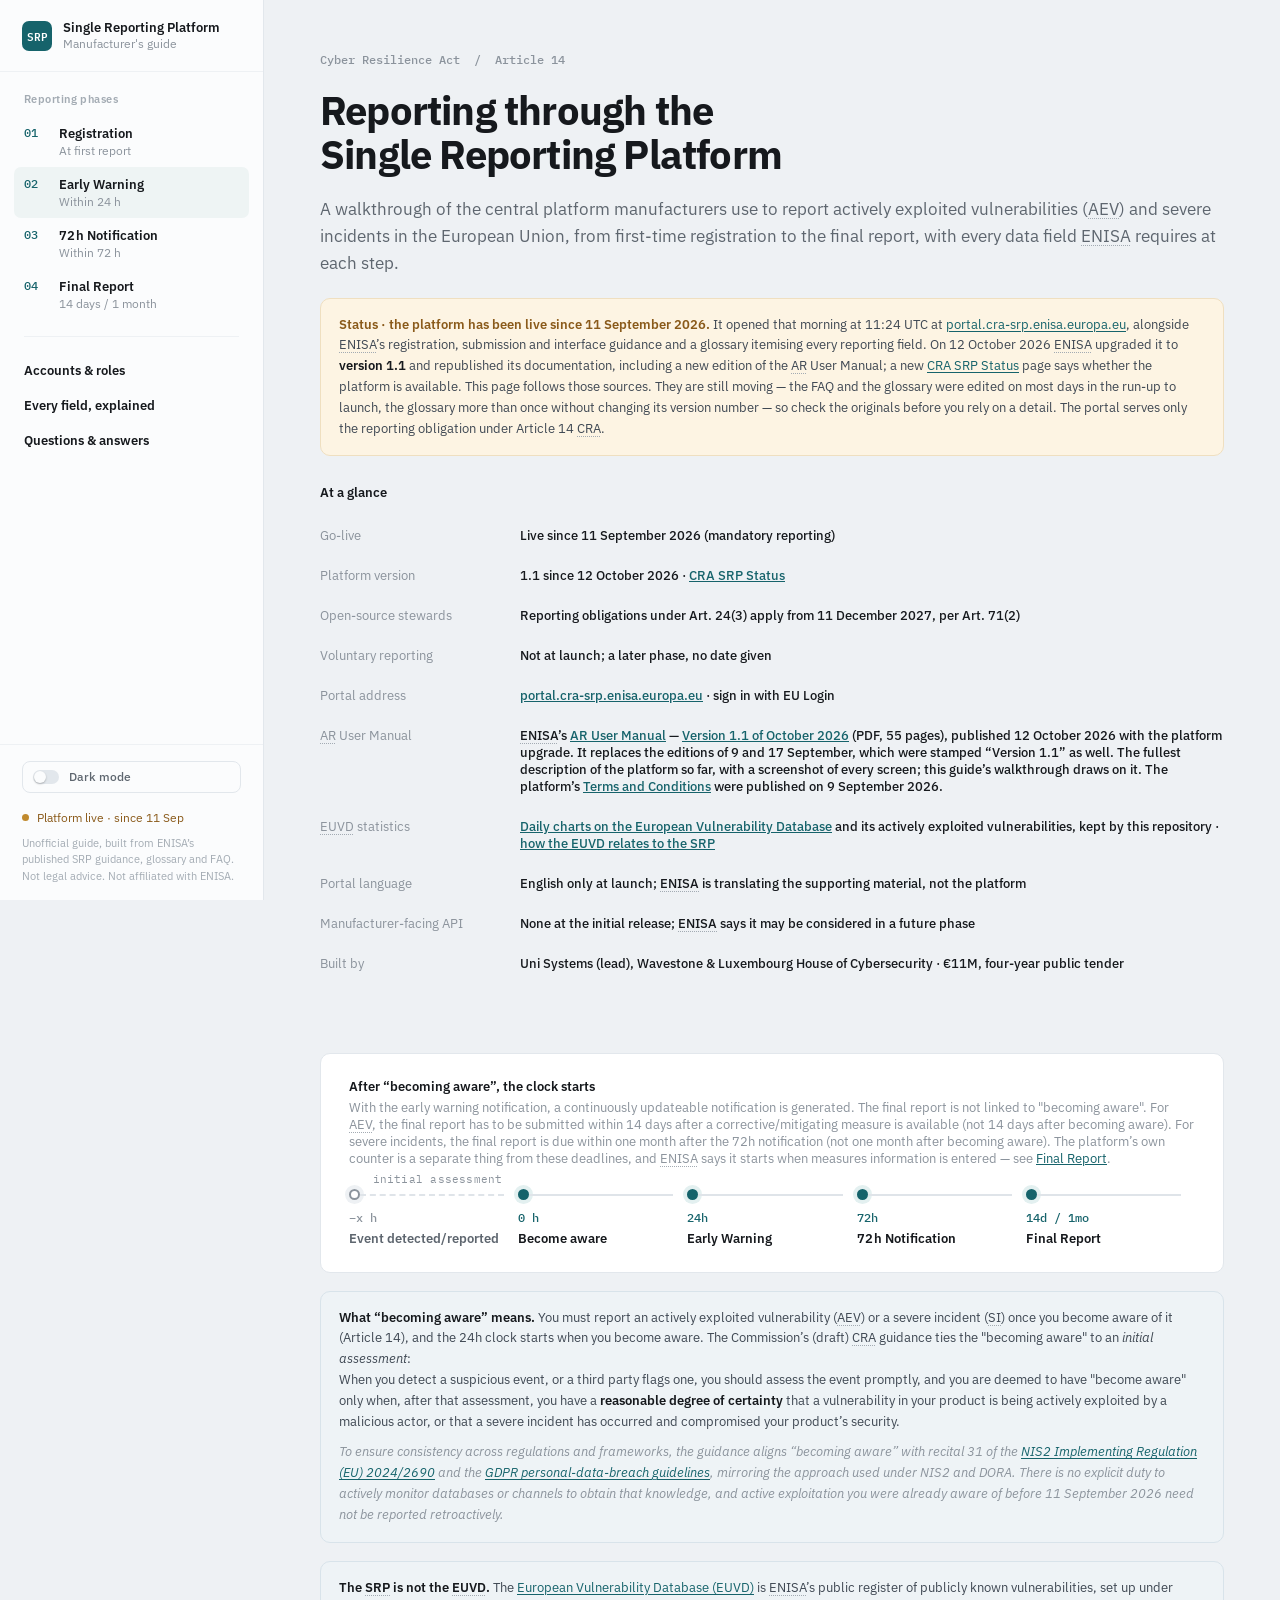
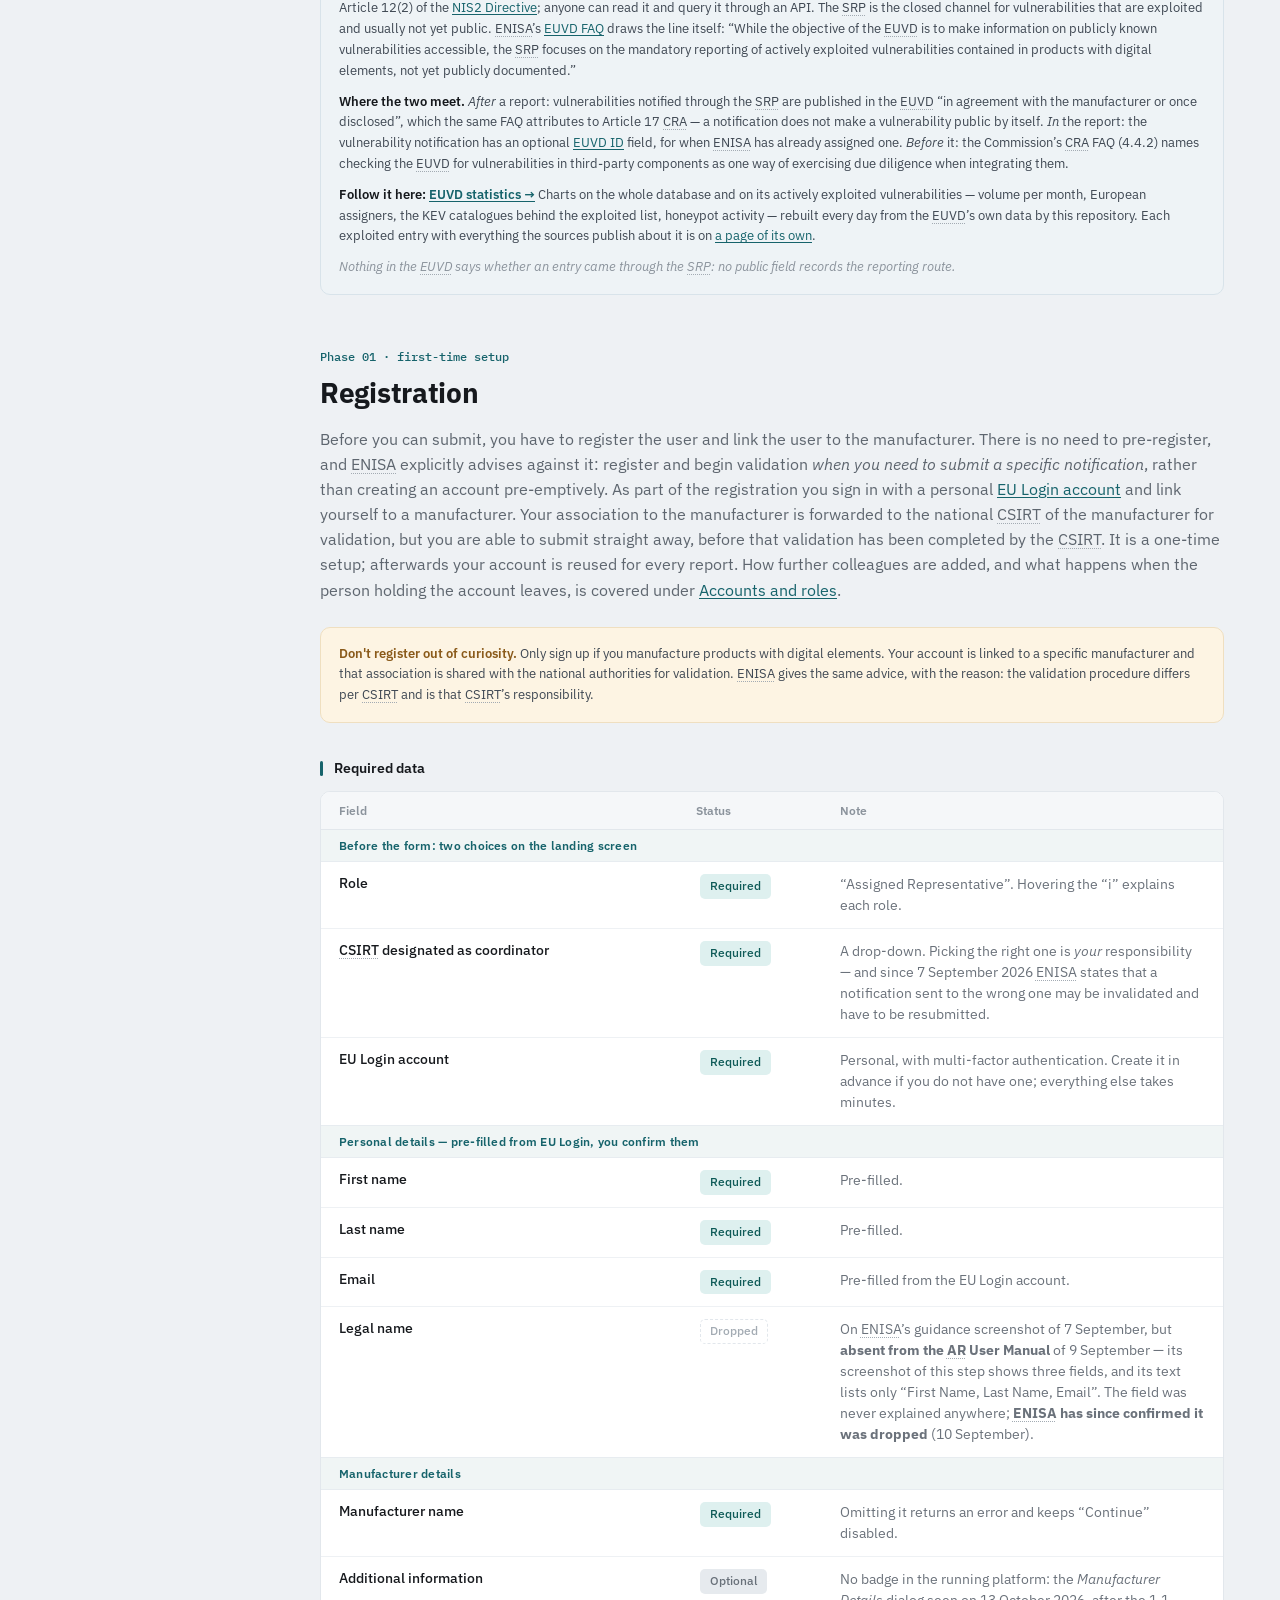
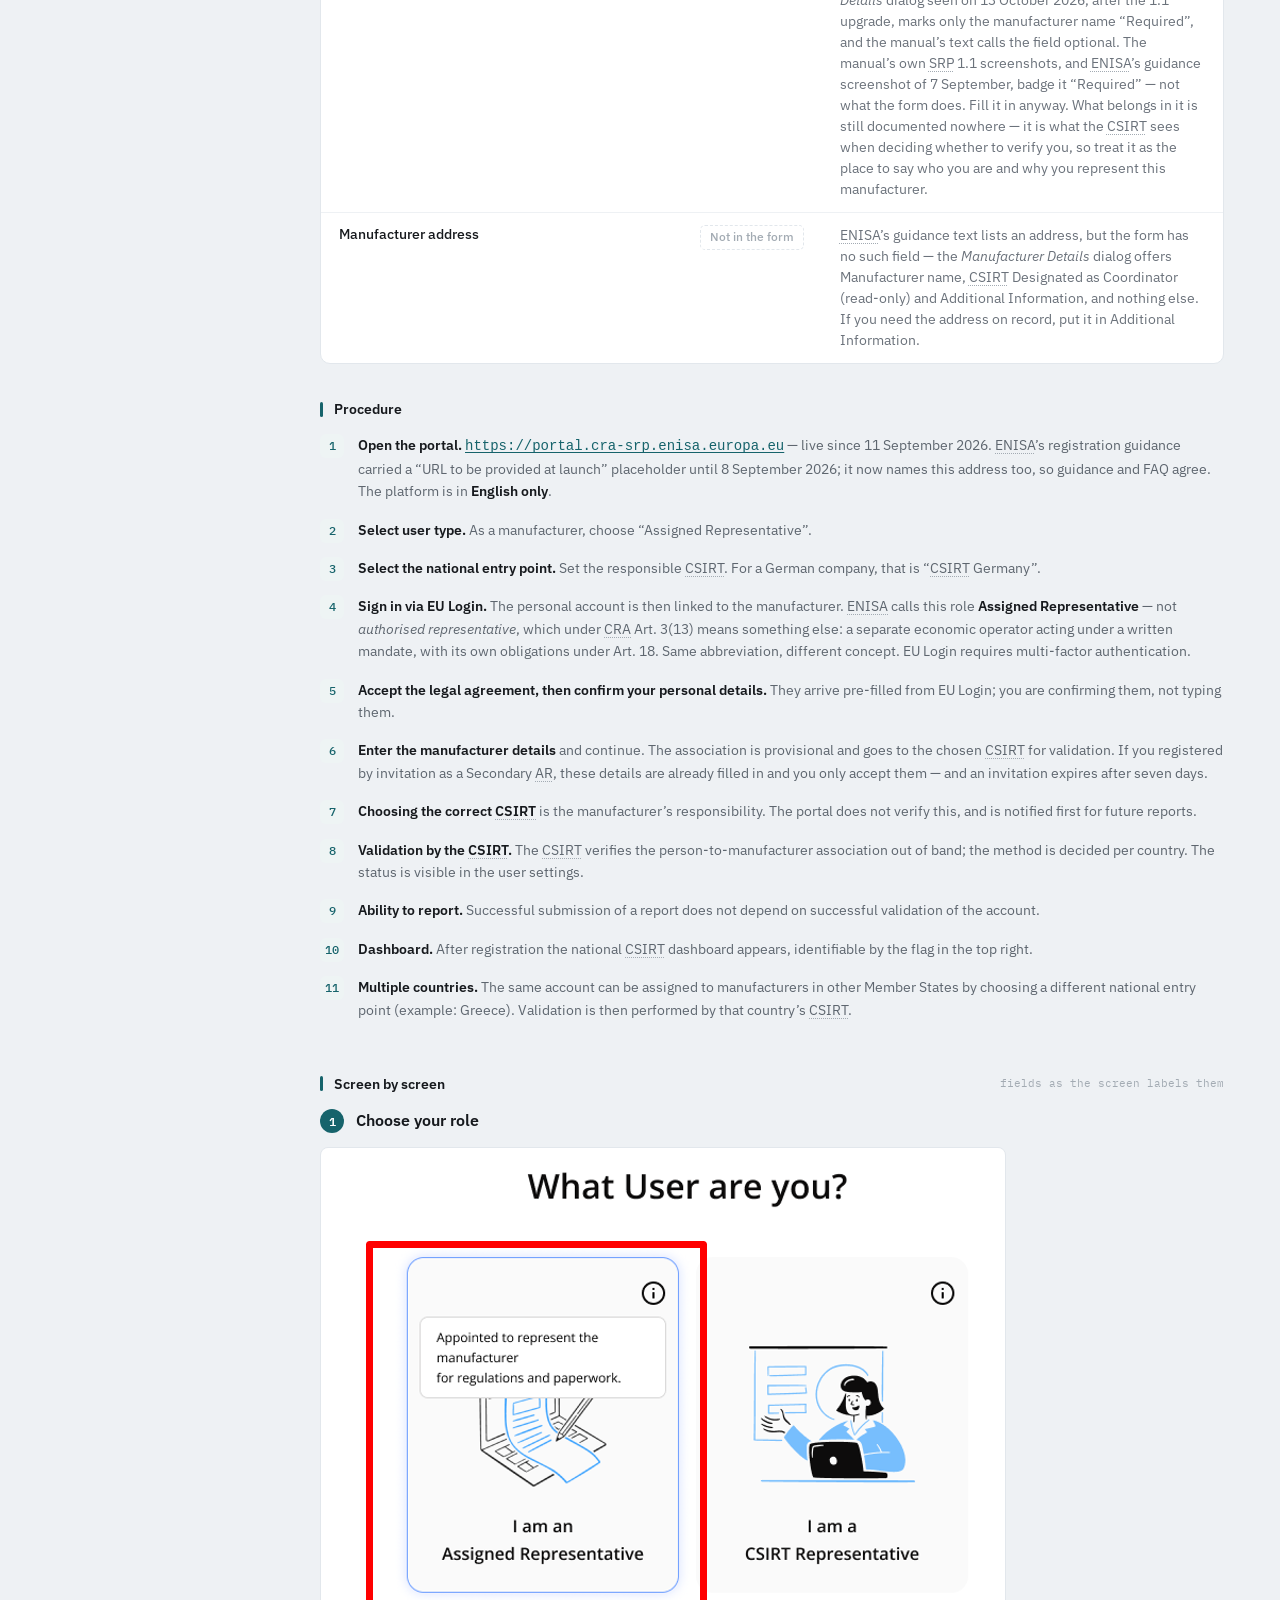
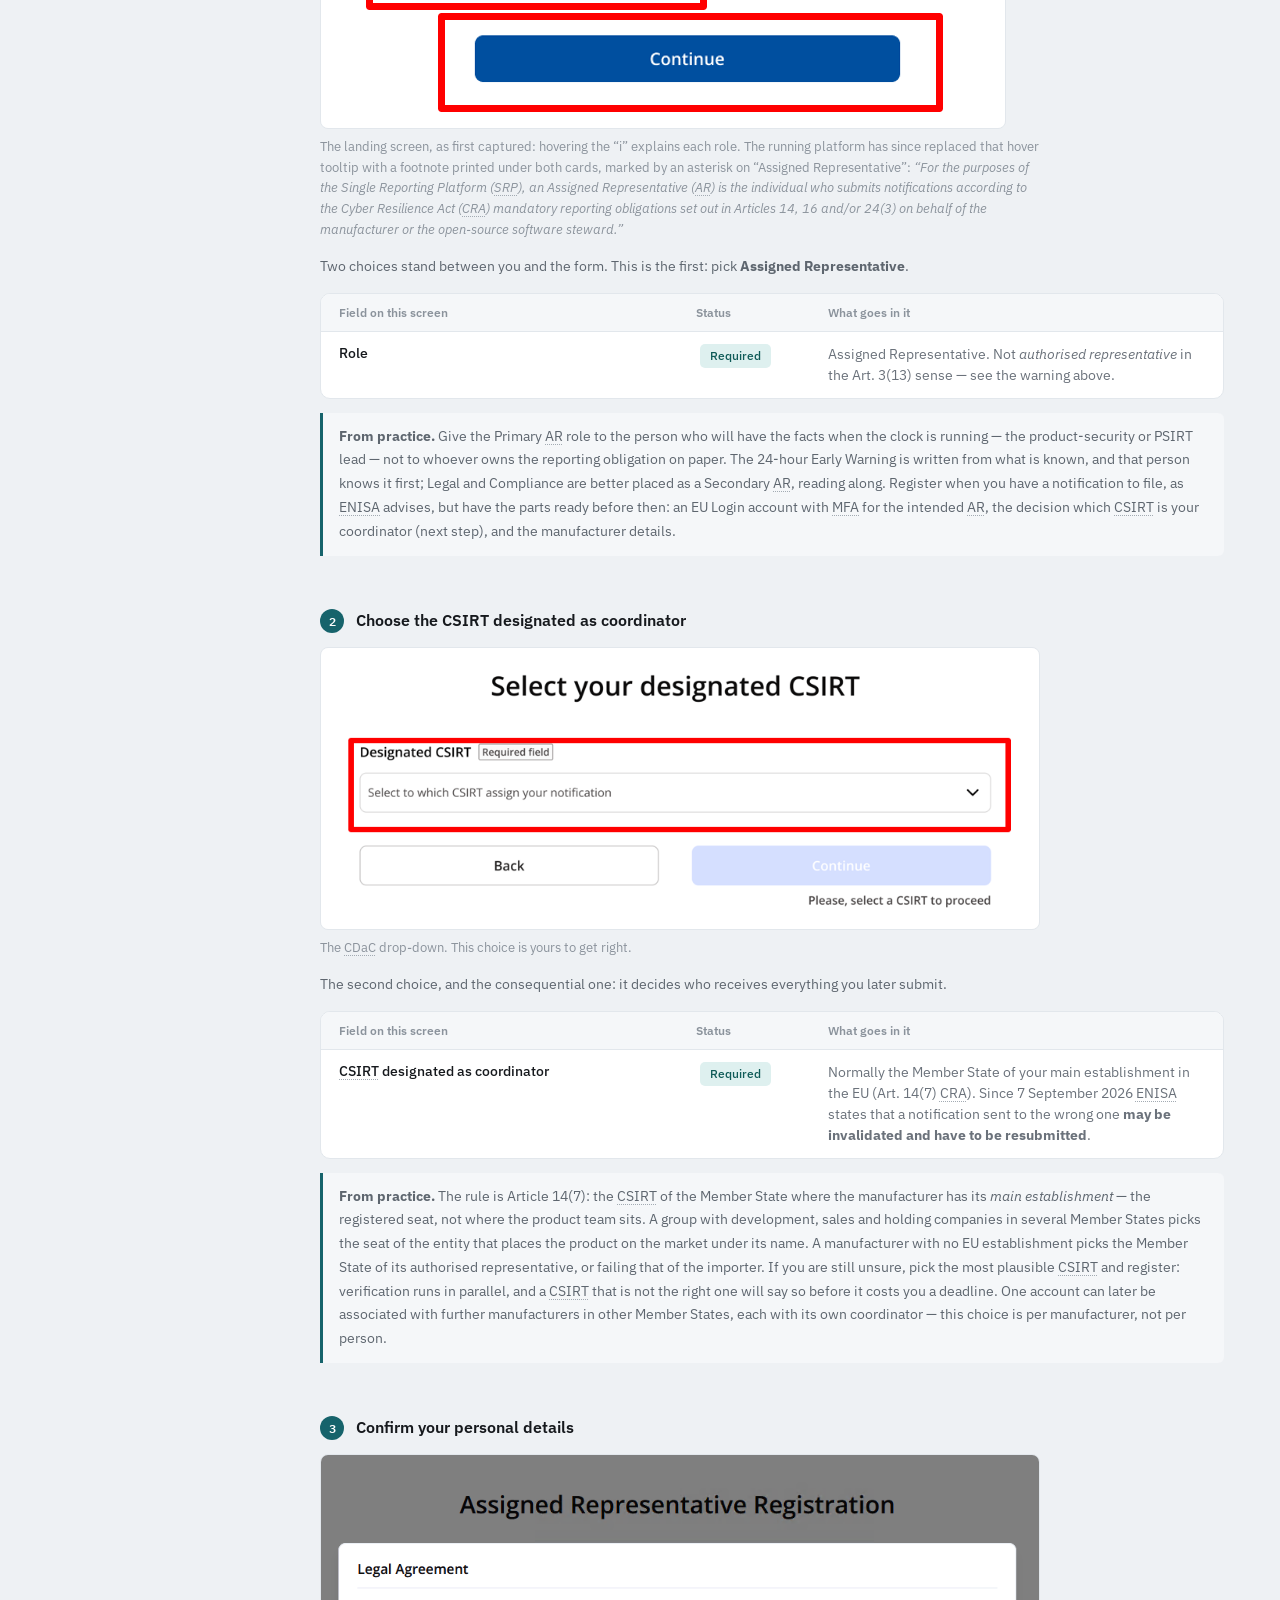
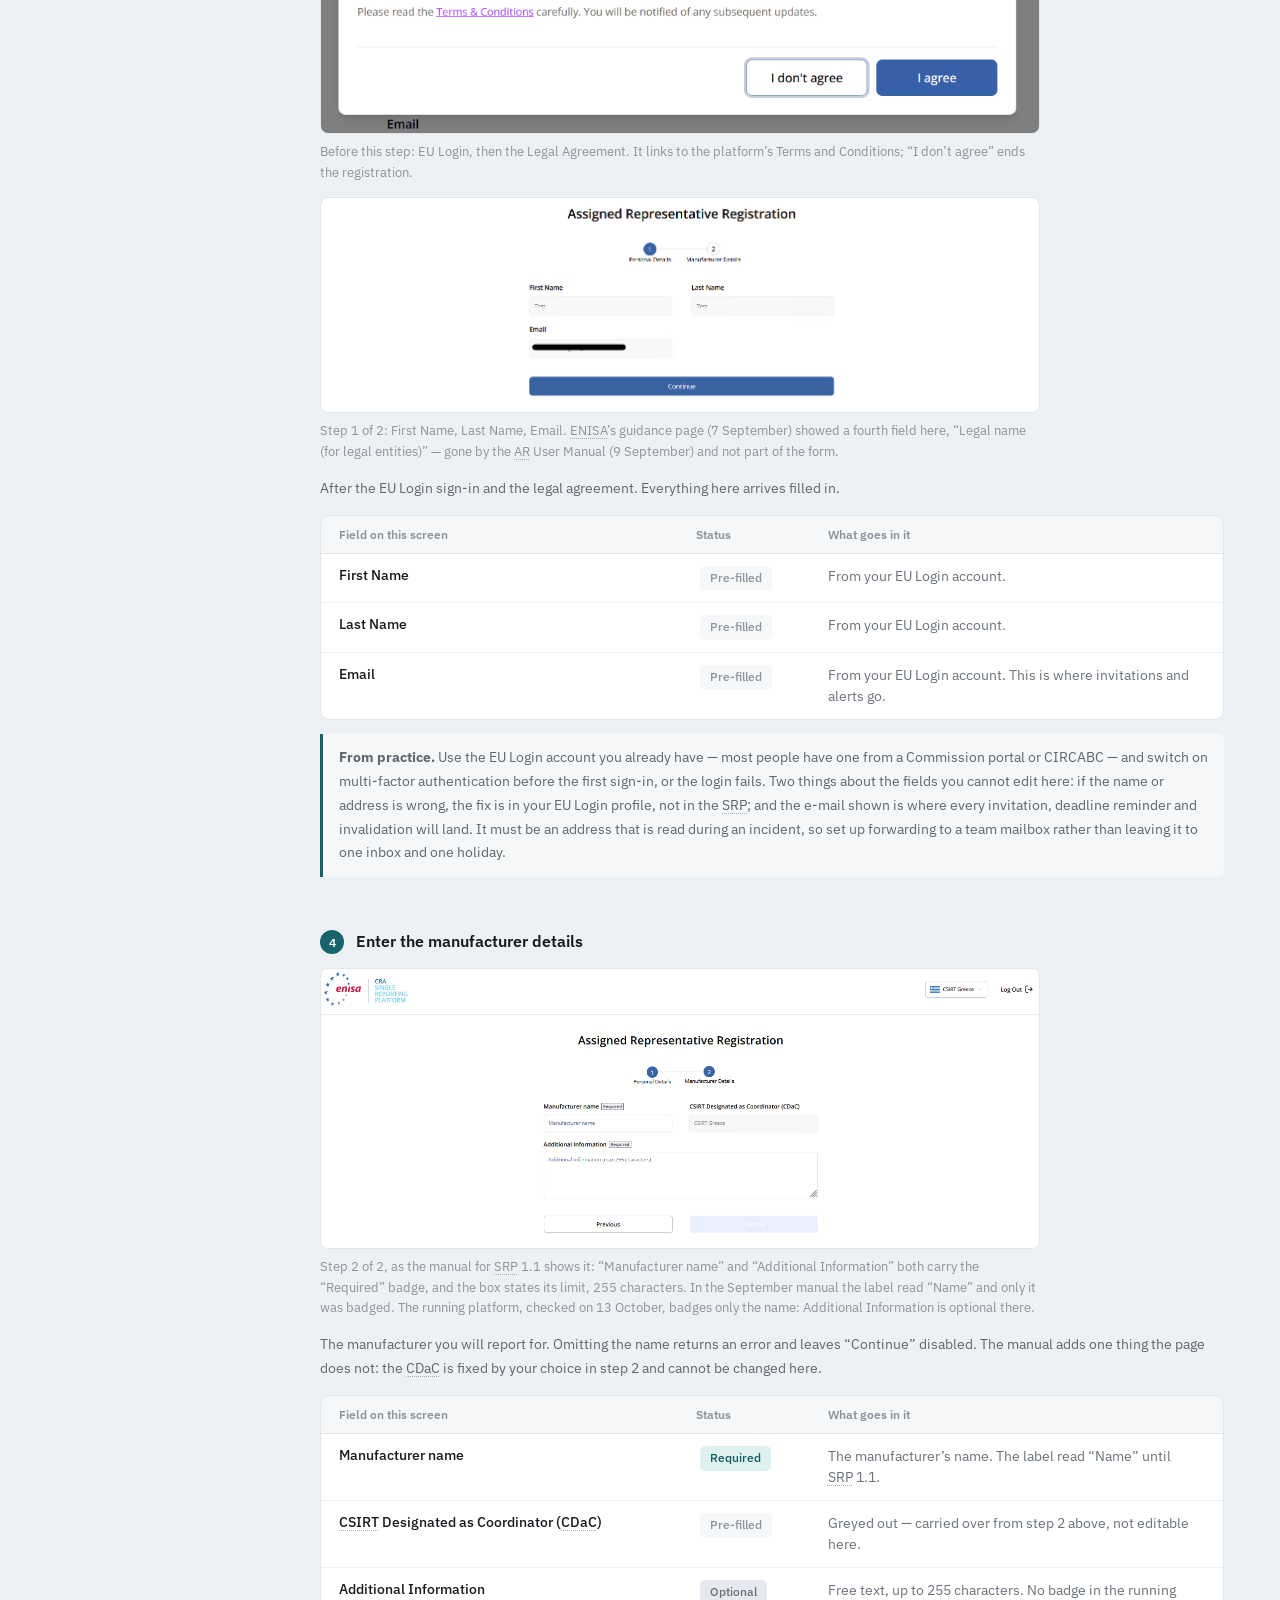
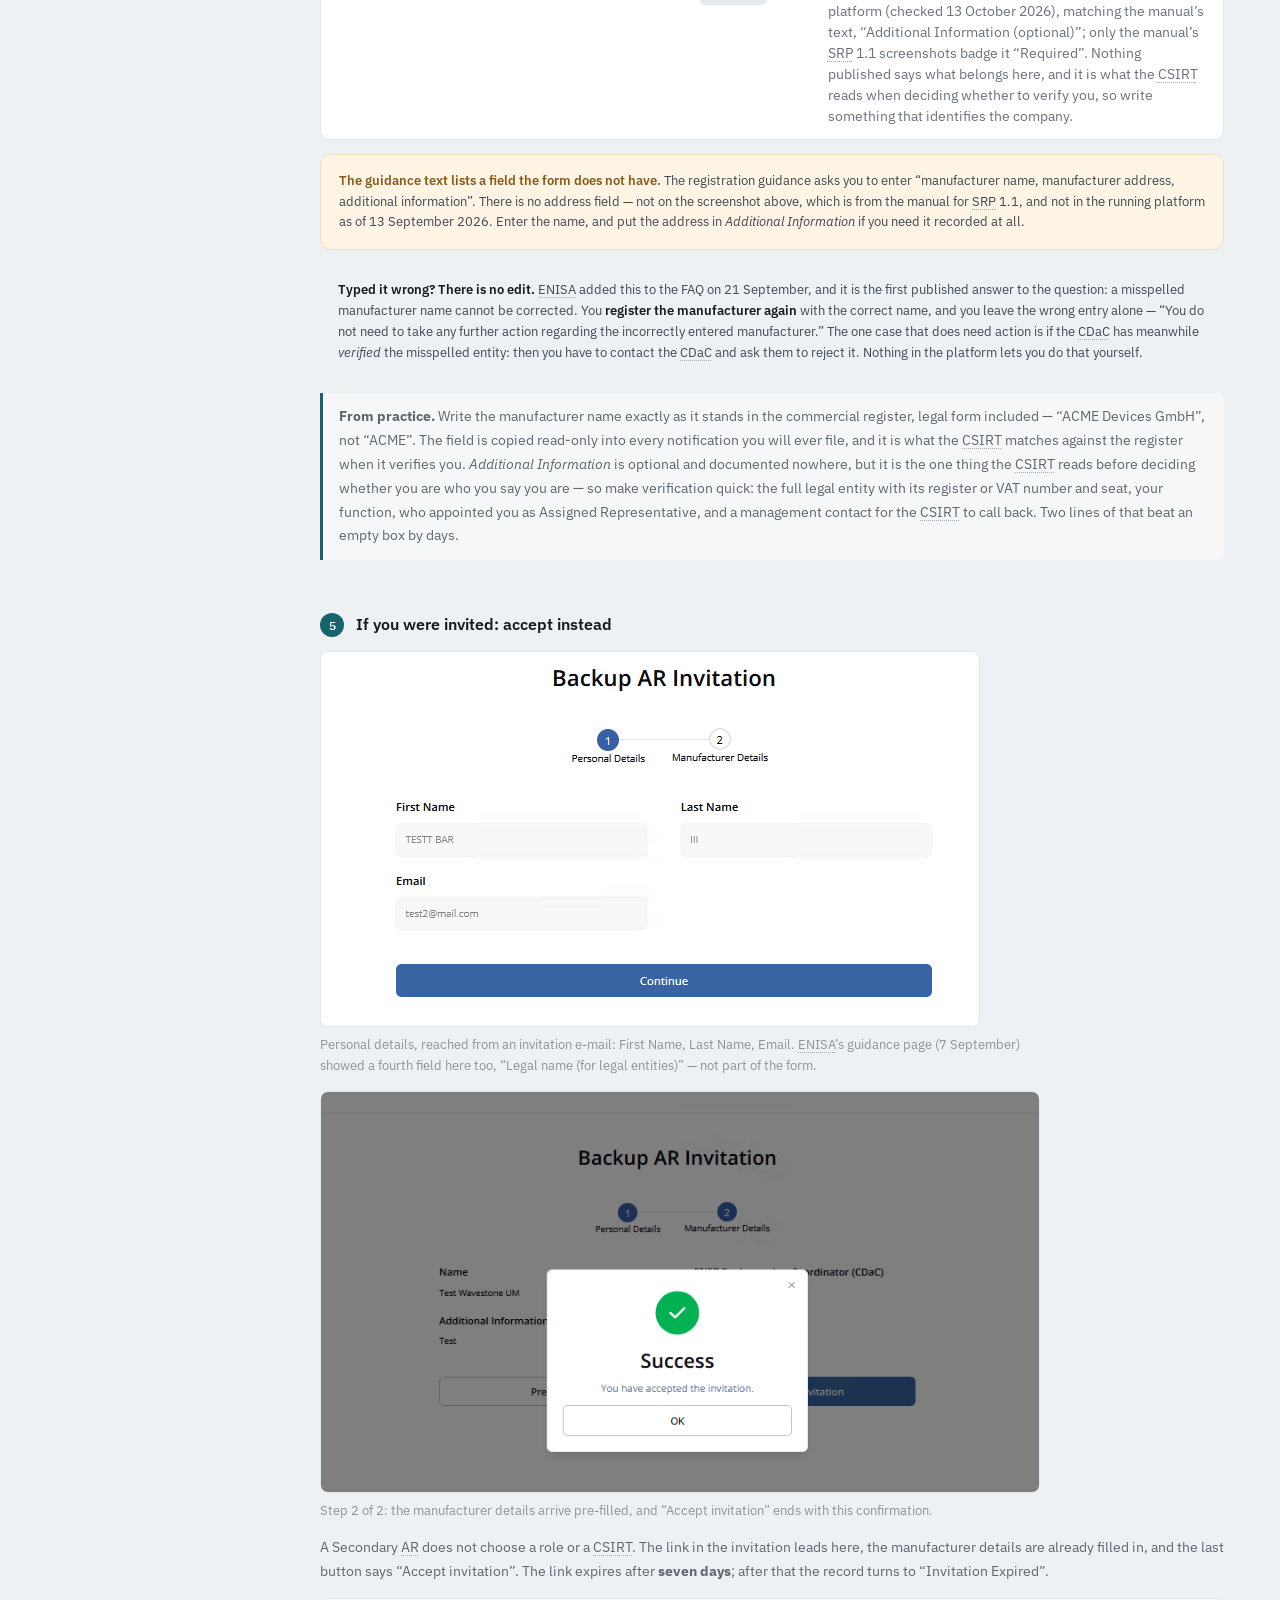
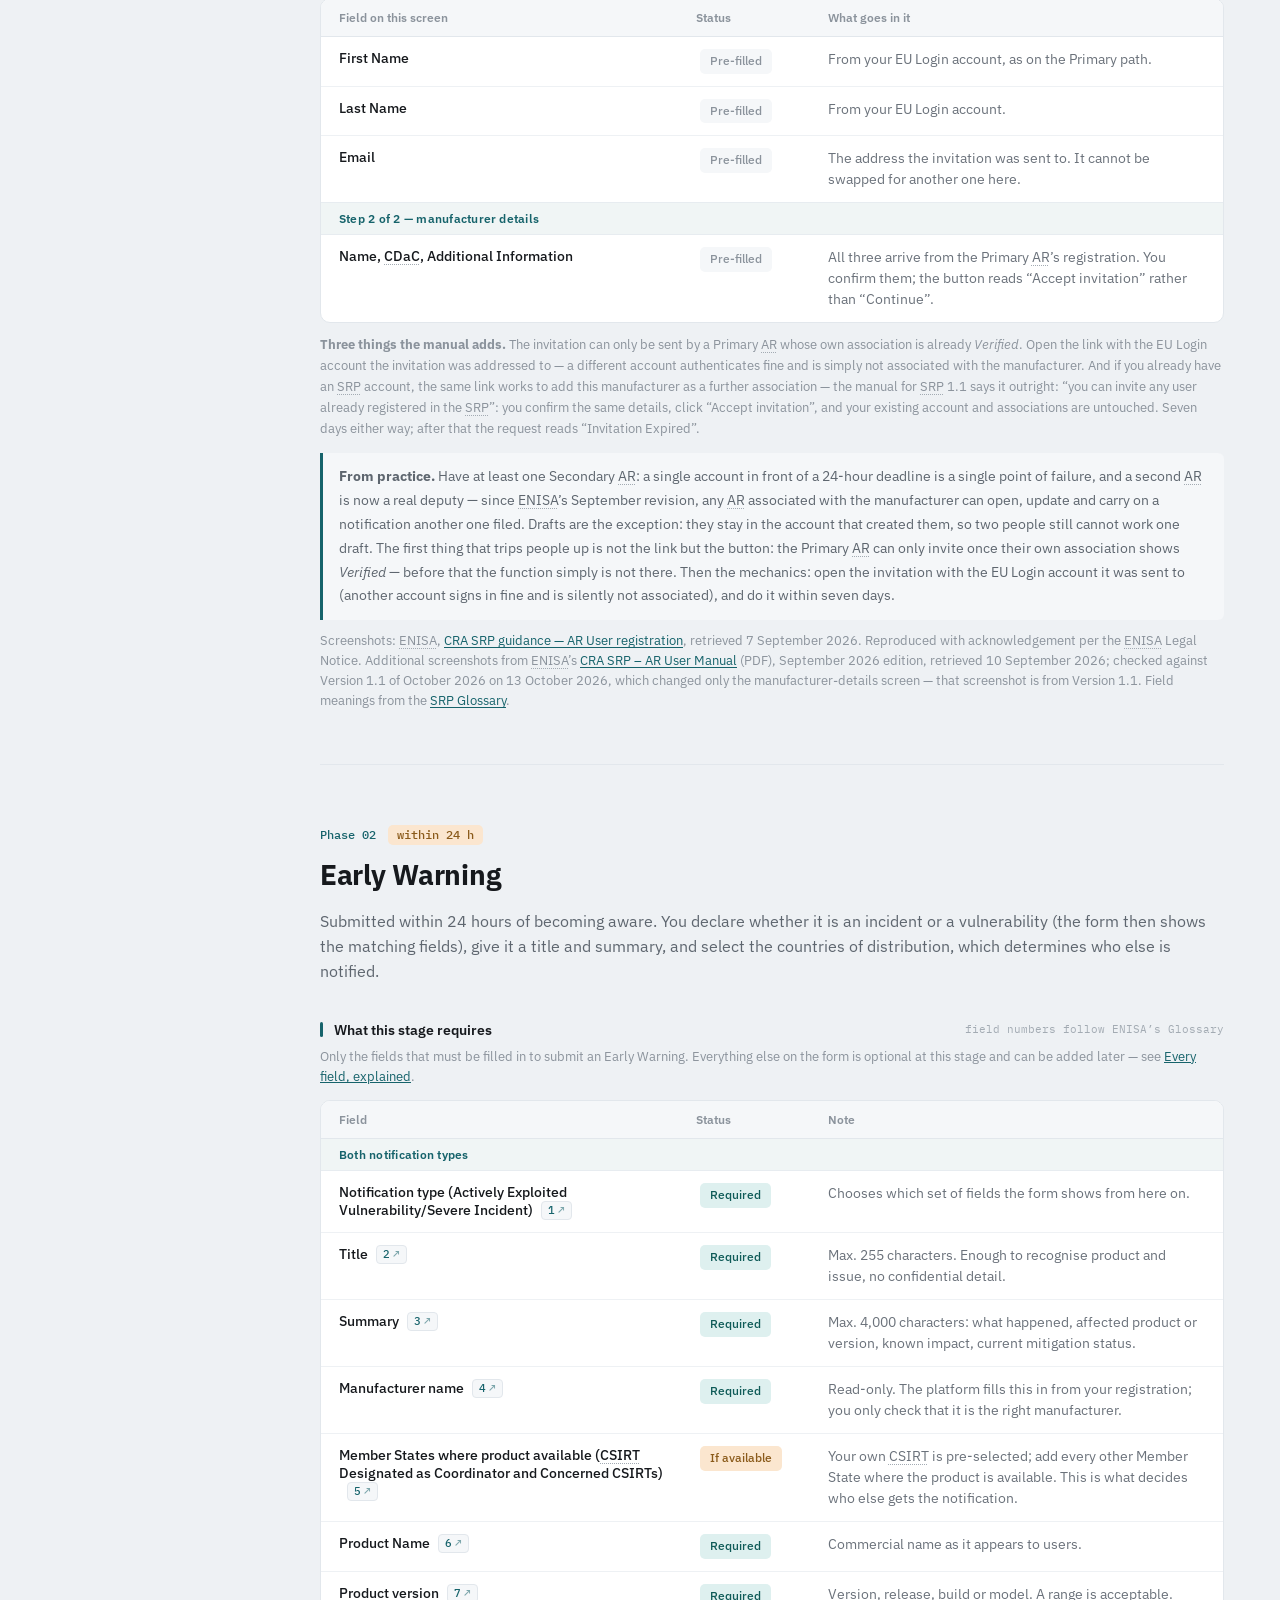
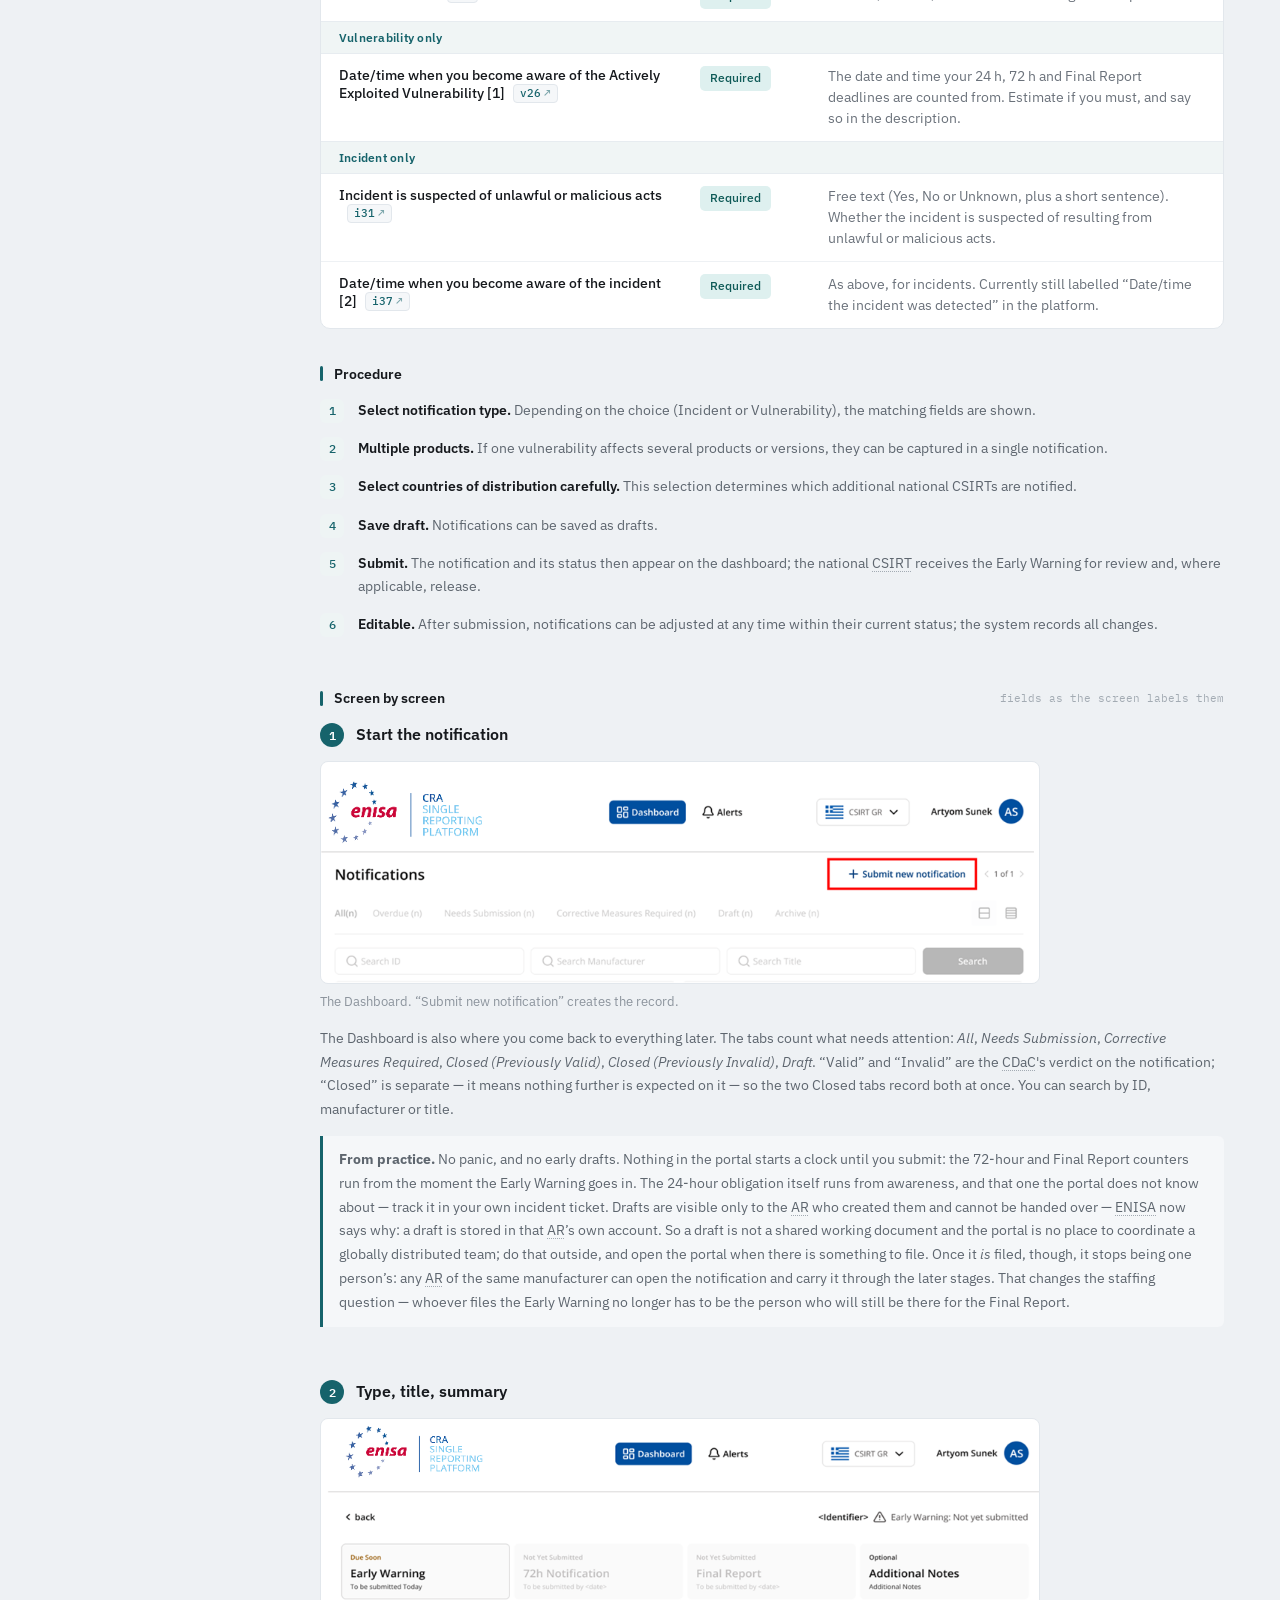
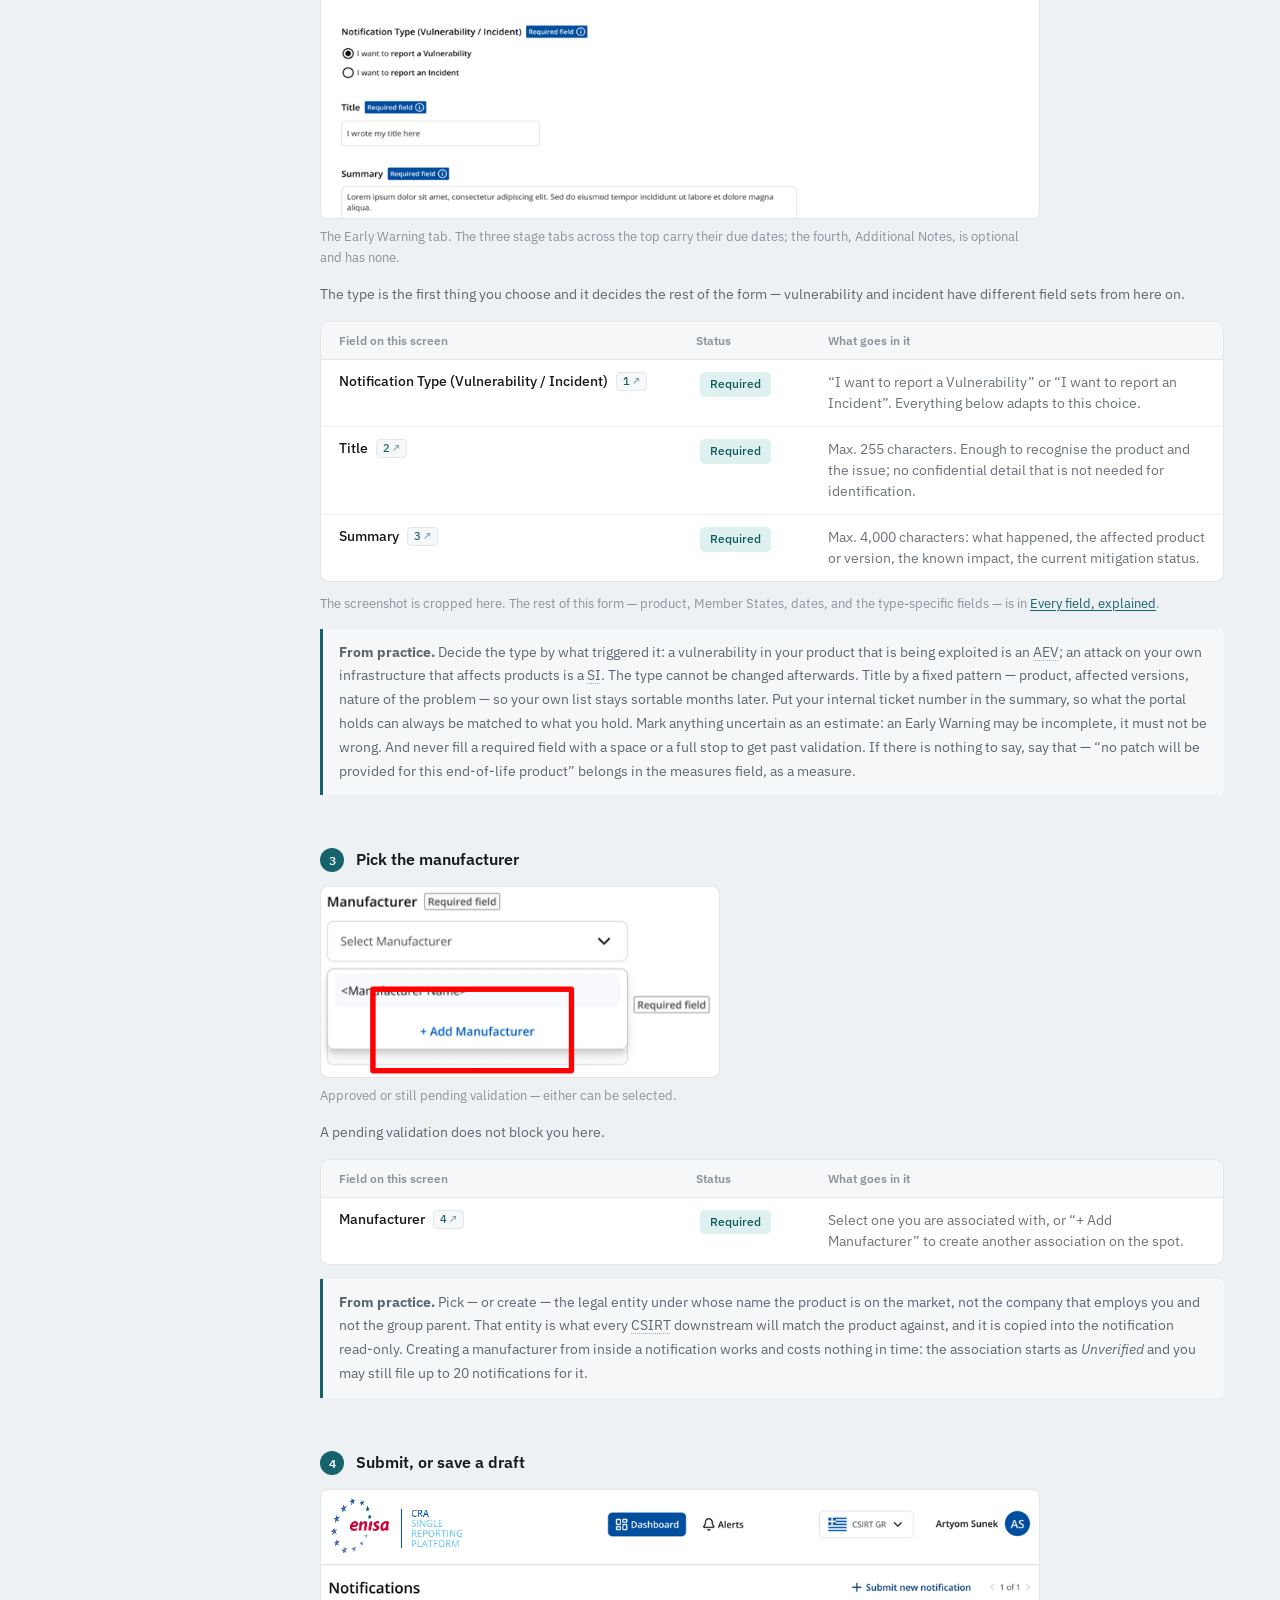
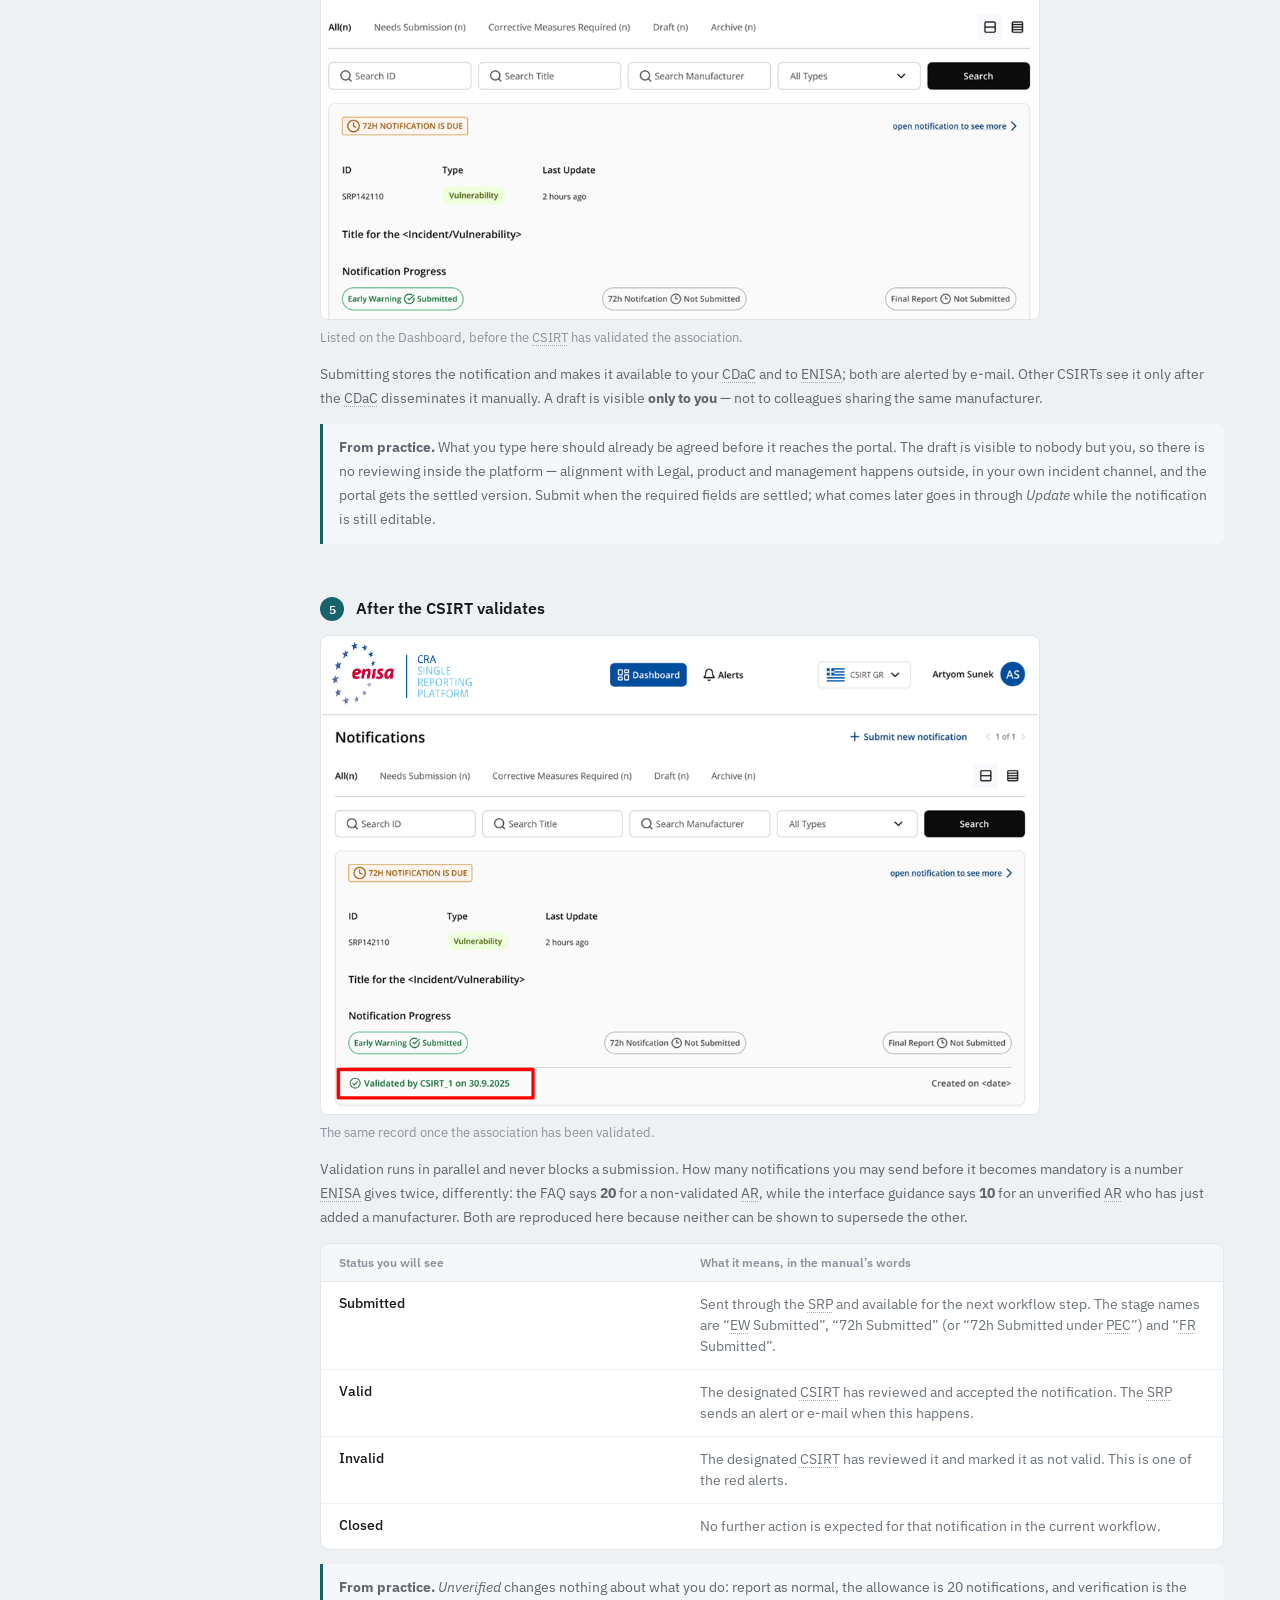
<file: index.html>
<!DOCTYPE html>
<html lang="en">
<head>
<meta charset="utf-8">
<meta name="viewport" content="width=device-width, initial-scale=1">
<title>Single Reporting Platform: Manufacturer's guide</title>
<meta name="description" content="A practical walkthrough of the EU Cyber Resilience Act Single Reporting Platform: Registration, the 24h Early Warning, the 72h Notification and the Final Report, with the data fields required at each step.">
<script>(function(){try{var s=localStorage.getItem('theme');if(s==='dark'||s==='light')document.documentElement.setAttribute('data-theme',s);}catch(e){}})();</script>
<link rel="preconnect" href="https://fonts.googleapis.com">
<link rel="preconnect" href="https://fonts.gstatic.com" crossorigin>
<link href="https://fonts.googleapis.com/css2?family=IBM+Plex+Sans:wght@400;500;600;700&family=IBM+Plex+Mono:wght@400;500&display=swap" rel="stylesheet">
<link rel="stylesheet" href="styles.css">
</head>
<body>
<div class="shell">

  <!-- ===================== SIDEBAR ===================== -->
  <aside class="side">
    <a class="side-brand" href="#top">
      <span class="brand-tile">SRP</span>
      <span class="brand-name">
        <span class="b-title">Single Reporting Platform</span>
        <span class="b-sub">Manufacturer's guide</span>
      </span>
    </a>

    <nav class="sidenav" aria-label="Reporting phases">
      <div class="sidenav-label">Reporting phases</div>

      <a class="toc-link active" data-toc="reg" href="#reg">
        <span class="toc-num">01</span>
        <span class="toc-body"><span class="toc-title">Registration</span><span class="toc-sub">At first report</span></span>
      </a>
      <a class="toc-link" data-toc="ew" href="#ew">
        <span class="toc-num">02</span>
        <span class="toc-body"><span class="toc-title">Early Warning</span><span class="toc-sub">Within 24 h</span></span>
      </a>
      <a class="toc-link" data-toc="n72" href="#n72">
        <span class="toc-num">03</span>
        <span class="toc-body"><span class="toc-title">72&hairsp;h Notification</span><span class="toc-sub">Within 72 h</span></span>
      </a>
      <a class="toc-link" data-toc="fin" href="#fin">
        <span class="toc-num">04</span>
        <span class="toc-body"><span class="toc-title">Final Report</span><span class="toc-sub">14 days / 1 month</span></span>
      </a>

      <div class="sidenav-divider"></div>
      <a class="toc-link simple" data-toc="roles" href="#roles">Accounts &amp; roles</a>
      <a class="toc-link simple" data-toc="fields" href="#fields">Every field, explained</a>
      <a class="toc-link simple" data-toc="faq" href="#faq">Questions &amp; answers</a>
    </nav>

    <div class="sidefoot">
      <button class="theme-toggle" type="button" aria-label="Toggle dark mode" aria-pressed="false">
        <span class="theme-toggle-track"><span class="theme-toggle-thumb"></span></span>
        <span class="theme-toggle-label">Dark mode</span>
      </button>
      <span class="status-pill"><span class="status-dot"></span>Platform live · since 11 Sep</span>
      <p>Unofficial guide, built from ENISA’s published SRP guidance, glossary and FAQ. Not legal advice. Not affiliated with ENISA.</p>
    </div>
  </aside>

  <!-- ===================== MAIN ===================== -->
  <main id="top" class="main">
    <div class="content">

      <!-- HERO -->
      <section class="hero">
        <div class="eyebrow">Cyber Resilience Act&nbsp;&nbsp;/&nbsp;&nbsp;Article 14</div>
        <h1>Reporting through the Single Reporting Platform</h1>
        <p class="lede">A walkthrough of the central platform manufacturers use to report actively exploited vulnerabilities (AEV) and severe incidents in the European Union, from first-time registration to the final report, with every data field ENISA requires at each step.</p>
        <div class="callout amber" style="margin-top:20px">
          <p><strong class="lead-in">Status &middot; the platform has been live since 11&nbsp;September&nbsp;2026.</strong> It opened that morning at 11:24&nbsp;UTC at <a href="https://portal.cra-srp.enisa.europa.eu" target="_blank" rel="noopener">portal.cra-srp.enisa.europa.eu</a>, alongside ENISA&rsquo;s registration, submission and interface guidance and a glossary itemising every reporting field. On 12&nbsp;October&nbsp;2026 ENISA upgraded it to <strong>version&nbsp;1.1</strong> and republished its documentation, including a new edition of the AR User Manual; a new <a href="https://www.enisa.europa.eu/topics/product-security/vulnerability-services/eu-incident-response-and-cyber-crisis-management/single-reporting-platform-srp/cra-srp-status" target="_blank" rel="noopener">CRA SRP Status</a> page says whether the platform is available. This page follows those sources. They are still moving &mdash; the FAQ and the glossary were edited on most days in the run-up to launch, the glossary more than once without changing its version number &mdash; so check the originals before you rely on a detail. The portal serves only the reporting obligation under Article&nbsp;14 CRA.</p>
        </div>

        <div style="margin-top:28px">
          <div class="footer-label">At a glance</div>
          <dl class="facts">
            <dt>Go-live</dt><dd>Live since 11&nbsp;September&nbsp;2026 (mandatory reporting)</dd>
            <dt>Platform version</dt><dd>1.1 since 12&nbsp;October&nbsp;2026 &middot; <a href="https://www.enisa.europa.eu/topics/product-security/vulnerability-services/eu-incident-response-and-cyber-crisis-management/single-reporting-platform-srp/cra-srp-status" target="_blank" rel="noopener">CRA SRP Status</a></dd>
            <dt>Open-source stewards</dt><dd>Reporting obligations under Art. 24(3) apply from 11 December 2027, per Art. 71(2)</dd>
            <dt>Voluntary reporting</dt><dd>Not at launch; a later phase, no date given</dd>
            <dt>Portal address</dt><dd><a href="https://portal.cra-srp.enisa.europa.eu" target="_blank" rel="noopener">portal.cra-srp.enisa.europa.eu</a> · sign in with EU Login</dd>
            <dt>AR User Manual</dt><dd>ENISA&rsquo;s <a href="https://www.enisa.europa.eu/topics/product-security/single-reporting-platform-srp/cra-srp-ar-user-manual" target="_blank" rel="noopener">AR User Manual</a> &mdash; <a href="https://www.enisa.europa.eu/sites/default/files/2026-10/CRA%20SRP%20-%20AR%20User%20Manual%20v1.1.pdf" target="_blank" rel="noopener">Version&nbsp;1.1 of October&nbsp;2026</a> (PDF, 55 pages), published 12&nbsp;October&nbsp;2026 with the platform upgrade. It replaces the editions of 9 and 17&nbsp;September, which were stamped &ldquo;Version&nbsp;1.1&rdquo; as well. The fullest description of the platform so far, with a screenshot of every screen; this guide&rsquo;s walkthrough draws on it. The platform&rsquo;s <a href="https://www.enisa.europa.eu/topics/product-security/single-reporting-platform-srp/cra-single-reporting-platform-terms-and-conditions" target="_blank" rel="noopener">Terms and Conditions</a> were published on 9&nbsp;September&nbsp;2026.</dd>
            <dt>EUVD statistics</dt><dd><a href="euvd/stats.html">Daily charts on the European Vulnerability Database</a> and its actively exploited vulnerabilities, kept by this repository &middot; <a href="#euvd">how the EUVD relates to the SRP</a></dd>
            <dt>Portal language</dt><dd>English only at launch; ENISA is translating the supporting material, not the platform</dd>
            <dt>Manufacturer-facing API</dt><dd>None at the initial release; ENISA says it may be considered in a future phase</dd>
            <dt>Built by</dt><dd>Uni Systems (lead), Wavestone &amp; Luxembourg House of Cybersecurity · €11M, four-year public tender</dd>
          </dl>
        </div>
      </section>

      <!-- DEADLINE RAIL -->
      <section class="rail-card" aria-label="Deadline overview">
        <div class="rail-title">After “becoming aware”, the clock starts</div>
        <p class="rail-sub">With the early warning notification, a continuously updateable notification is generated. The final report is not linked to "becoming aware". For AEV, the final report has to be submitted within 14 days after a corrective/mitigating measure is available (not 14 days after becoming aware). For severe incidents, the final report is due within one month after the 72h notification (not one month after becoming aware). The platform&rsquo;s own counter is a separate thing from these deadlines, and ENISA says it starts when measures information is entered &mdash; see <a href="#fin">Final Report</a>.</p>
        <div class="rail">
          <div class="rail-node pre">
            <div class="rail-dotline"><span class="rail-dot"></span><span class="rail-line"></span><span class="rail-annot">initial assessment</span></div>
            <div class="rail-t">−x h</div>
            <div class="rail-label">Event detected/reported</div>
          </div>
          <div class="rail-node">
            <div class="rail-dotline"><span class="rail-dot"></span><span class="rail-line"></span></div>
            <div class="rail-t">0 h</div>
            <div class="rail-label">Become aware</div>
          </div>
          <div class="rail-node">
            <div class="rail-dotline"><span class="rail-dot"></span><span class="rail-line"></span></div>
            <div class="rail-t">24h</div>
            <div class="rail-label">Early Warning</div>
          </div>
          <div class="rail-node">
            <div class="rail-dotline"><span class="rail-dot"></span><span class="rail-line"></span></div>
            <div class="rail-t">72h</div>
            <div class="rail-label">72&hairsp;h Notification</div>
          </div>
          <div class="rail-node">
            <div class="rail-dotline"><span class="rail-dot"></span><span class="rail-line"></span></div>
            <div class="rail-t">14d / 1mo</div>
            <div class="rail-label">Final Report</div>
          </div>
        </div>
      </section>

      <!-- WHAT "BECOMING AWARE" MEANS -->
      <div class="callout info" style="margin-top:18px">
        <p><strong>What “becoming aware” means.</strong> You must report an actively exploited vulnerability (AEV) or a severe incident (SI) once you become aware of it (Article&nbsp;14), and the 24h clock starts when you become aware. The Commission’s (draft) CRA guidance ties the "becoming aware" to an <em>initial assessment</em>: </br>When you detect a suspicious event, or a third party flags one, you should assess the event promptly, and you are deemed to have "become aware" only when, after that assessment, you have a <strong>reasonable degree of certainty</strong> that a vulnerability in your product is being actively exploited by a malicious actor, or that a severe incident has occurred and compromised your product’s security.</p>
        <p style="margin-top:10px;font-style:italic;color:var(--faint)">To ensure consistency across regulations and frameworks, the guidance aligns “becoming aware” with recital&nbsp;31 of the <a href="https://eur-lex.europa.eu/eli/reg_impl/2024/2690/oj" target="_blank" rel="noopener">NIS2 Implementing Regulation (EU)&nbsp;2024/2690</a> and the <a href="https://www.edpb.europa.eu/documents/guideline/guidelines-92022-on-personal-data-breach-notification-under-gdpr_en" target="_blank" rel="noopener">GDPR personal-data-breach guidelines</a>, mirroring the approach used under NIS2 and DORA. There is no explicit duty to actively monitor databases or channels to obtain that knowledge, and active exploitation you were already aware of before 11&nbsp;September&nbsp;2026 need not be reported retroactively.</p>
      </div>

      <!-- THE EUVD -->
      <div id="euvd" class="callout info" style="margin-top:18px">
        <p><strong>The SRP is not the EUVD.</strong> The <a href="https://euvd.enisa.europa.eu/" target="_blank" rel="noopener">European Vulnerability Database (EUVD)</a> is ENISA&rsquo;s public register of publicly known vulnerabilities, set up under Article&nbsp;12(2) of the <a href="https://eur-lex.europa.eu/eli/dir/2022/2555/oj" target="_blank" rel="noopener">NIS2 Directive</a>; anyone can read it and query it through an API. The SRP is the closed channel for vulnerabilities that are exploited and usually not yet public. ENISA&rsquo;s <a href="https://euvd.enisa.europa.eu/faq" target="_blank" rel="noopener">EUVD FAQ</a> draws the line itself: &ldquo;While the objective of the EUVD is to make information on publicly known vulnerabilities accessible, the SRP focuses on the mandatory reporting of actively exploited vulnerabilities contained in products with digital elements, not yet publicly documented.&rdquo;</p>
        <p style="margin-top:10px"><strong class="lead-in">Where the two meet.</strong> <em>After</em> a report: vulnerabilities notified through the SRP are published in the EUVD &ldquo;in agreement with the manufacturer or once disclosed&rdquo;, which the same FAQ attributes to Article&nbsp;17 CRA &mdash; a notification does not make a vulnerability public by itself. <em>In</em> the report: the vulnerability notification has an optional <a href="#f-v20">EUVD ID</a> field, for when ENISA has already assigned one. <em>Before</em> it: the Commission&rsquo;s CRA FAQ (4.4.2) names checking the EUVD for vulnerabilities in third-party components as one way of exercising due diligence when integrating them.</p>
        <p style="margin-top:10px"><strong class="lead-in">Follow it here: <a href="euvd/stats.html">EUVD statistics &rarr;</a></strong> Charts on the whole database and on its actively exploited vulnerabilities &mdash; volume per month, European assigners, the KEV catalogues behind the exploited list, honeypot activity &mdash; rebuilt every day from the EUVD&rsquo;s own data by this repository. Each exploited entry with everything the sources publish about it is on <a href="euvd/index.html">a page of its own</a>.</p>
        <p style="margin-top:10px;font-style:italic;color:var(--faint)">Nothing in the EUVD says whether an entry came through the SRP: no public field records the reporting route.</p>
      </div>

      <!-- ===================== PHASE 01 ===================== -->
      <section id="reg" class="phase">
        <div class="phase-eyebrow">Phase 01 · first-time setup</div>
        <h2>Registration</h2>
        <p class="intro">Before you can submit, you have to register the user and link the user to the manufacturer. There is no need to pre-register, and ENISA explicitly advises against it: register and begin validation <em>when you need to submit a specific notification</em>, rather than creating an account pre-emptively. As part of the registration you sign in with a personal <a href="https://trusted-digital-identity.europa.eu/index_en" target="_blank" rel="noopener">EU Login account</a> and link yourself to a manufacturer. Your association to the manufacturer is forwarded to the national CSIRT of the manufacturer for validation, but you are able to submit straight away, before that validation has been completed by the CSIRT. It is a one-time setup; afterwards your account is reused for every report. How further colleagues are added, and what happens when the person holding the account leaves, is covered under <a href="#roles">Accounts and roles</a>.</p>
        <div class="callout amber">
          <p><strong class="lead-in">Don't register out of curiosity.</strong> Only sign up if you manufacture products with digital elements. Your account is linked to a specific manufacturer and that association is shared with the national authorities for validation. ENISA gives the same advice, with the reason: the validation procedure differs per CSIRT and is that CSIRT’s responsibility.</p>
        </div>

        <div class="seclabel"><span class="seclabel-bar"></span><span class="seclabel-text">Required data</span></div>
        <div class="table-wrap">
          <table class="data">
            <colgroup><col class="col-field"><col class="col-status"><col></colgroup>
            <thead><tr><th>Field</th><th class="c-status">Status</th><th>Note</th></tr></thead>
            <tbody>
              <tr class="group"><td colspan="3">Before the form: two choices on the landing screen</td></tr>
              <tr><td class="c-field">Role</td><td class="c-status"><span class="chip mandatory">Required</span></td><td class="c-note">“Assigned Representative”. Hovering the “i” explains each role.</td></tr>
              <tr><td class="c-field">CSIRT designated as coordinator</td><td class="c-status"><span class="chip mandatory">Required</span></td><td class="c-note">A drop-down. Picking the right one is <em>your</em> responsibility — and since 7 September 2026 ENISA states that a notification sent to the wrong one may be invalidated and have to be resubmitted.</td></tr>
              <tr><td class="c-field">EU Login account</td><td class="c-status"><span class="chip mandatory">Required</span></td><td class="c-note">Personal, with multi-factor authentication. Create it in advance if you do not have one; everything else takes minutes.</td></tr>
              <tr class="group"><td colspan="3">Personal details — pre-filled from EU Login, you confirm them</td></tr>
              <tr><td class="c-field">First name</td><td class="c-status"><span class="chip mandatory">Required</span></td><td class="c-note">Pre-filled.</td></tr>
              <tr><td class="c-field">Last name</td><td class="c-status"><span class="chip mandatory">Required</span></td><td class="c-note">Pre-filled.</td></tr>
              <tr><td class="c-field">Email</td><td class="c-status"><span class="chip mandatory">Required</span></td><td class="c-note">Pre-filled from the EU Login account.</td></tr>
              <tr><td class="c-field">Legal name</td><td class="c-status"><span class="chip na">Dropped</span></td><td class="c-note">On ENISA&rsquo;s guidance screenshot of 7&nbsp;September, but <strong>absent from the AR User Manual</strong> of 9&nbsp;September &mdash; its screenshot of this step shows three fields, and its text lists only &ldquo;First Name, Last Name, Email&rdquo;. The field was never explained anywhere; <strong>ENISA has since confirmed it was dropped</strong> (10&nbsp;September).</td></tr>
              <tr class="group"><td colspan="3">Manufacturer details</td></tr>
              <tr><td class="c-field">Manufacturer name</td><td class="c-status"><span class="chip mandatory">Required</span></td><td class="c-note">Omitting it returns an error and keeps “Continue” disabled.</td></tr>
              <tr><td class="c-field">Additional information</td><td class="c-status"><span class="chip optional">Optional</span></td><td class="c-note">No badge in the running platform: the <em>Manufacturer Details</em> dialog seen on 13&nbsp;October&nbsp;2026, after the 1.1 upgrade, marks only the manufacturer name &ldquo;Required&rdquo;, and the manual&rsquo;s text calls the field optional. The manual&rsquo;s own SRP&nbsp;1.1 screenshots, and ENISA&rsquo;s guidance screenshot of 7&nbsp;September, badge it &ldquo;Required&rdquo; &mdash; not what the form does. Fill it in anyway. What belongs in it is still documented nowhere &mdash; it is what the CSIRT sees when deciding whether to verify you, so treat it as the place to say who you are and why you represent this manufacturer.</td></tr>
              <tr><td class="c-field">Manufacturer address</td><td class="c-status"><span class="chip na">Not in the form</span></td><td class="c-note">ENISA&rsquo;s guidance text lists an address, but the form has no such field &mdash; the <em>Manufacturer Details</em> dialog offers Manufacturer name, CSIRT Designated as Coordinator (read-only) and Additional Information, and nothing else. If you need the address on record, put it in Additional Information.</td></tr>
            </tbody>
          </table>
        </div>

        <div class="seclabel proc"><span class="seclabel-bar"></span><span class="seclabel-text">Procedure</span></div>
        <ol class="steps">
          <li class="step"><span class="step-num">1</span><strong>Open the portal.</strong> <a href="https://portal.cra-srp.enisa.europa.eu" target="_blank" rel="noopener"><code>https://portal.cra-srp.enisa.europa.eu</code></a> — live since 11&nbsp;September&nbsp;2026. ENISA’s registration guidance carried a “URL to be provided at launch” placeholder until 8&nbsp;September&nbsp;2026; it now names this address too, so guidance and FAQ agree. The platform is in <strong>English only</strong>.</li>
          <li class="step"><span class="step-num">2</span><strong>Select user type.</strong> As a manufacturer, choose “Assigned Representative”.</li>
          <li class="step"><span class="step-num">3</span><strong>Select the national entry point.</strong> Set the responsible CSIRT. For a German company, that is “CSIRT Germany”.</li>
          <li class="step"><span class="step-num">4</span><strong>Sign in via EU Login.</strong> The personal account is then linked to the manufacturer. ENISA calls this role <strong>Assigned Representative</strong> — not <em>authorised representative</em>, which under CRA Art.&nbsp;3(13) means something else: a separate economic operator acting under a written mandate, with its own obligations under Art.&nbsp;18. Same abbreviation, different concept. EU Login requires multi-factor authentication.</li>
          <li class="step"><span class="step-num">5</span><strong>Accept the legal agreement, then confirm your personal details.</strong> They arrive pre-filled from EU Login; you are confirming them, not typing them.</li>
          <li class="step"><span class="step-num">6</span><strong>Enter the manufacturer details</strong> and continue. The association is provisional and goes to the chosen CSIRT for validation. If you registered by invitation as a Secondary AR, these details are already filled in and you only accept them — and an invitation expires after seven days.</li>
          <li class="step"><span class="step-num">7</span><strong>Choosing the correct CSIRT</strong> is the manufacturer’s responsibility. The portal does not verify this, and is notified first for future reports.</li>
          <li class="step"><span class="step-num">8</span><strong>Validation by the CSIRT.</strong> The CSIRT verifies the person-to-manufacturer association out of band; the method is decided per country. The status is visible in the user settings.</li>
          <li class="step"><span class="step-num">9</span><strong>Ability to report.</strong> Successful submission of a report does not depend on successful validation of the account.</li>
          <li class="step"><span class="step-num">10</span><strong>Dashboard.</strong> After registration the national CSIRT dashboard appears, identifiable by the flag in the top right.</li>
          <li class="step"><span class="step-num">11</span><strong>Multiple countries.</strong> The same account can be assigned to manufacturers in other Member States by choosing a different national entry point (example: Greece). Validation is then performed by that country’s CSIRT.</li>
        </ol>

        <div class="seclabel shots"><span class="seclabel-bar"></span><span class="seclabel-text">Screen by screen</span><span class="seclabel-hint">fields as the screen labels them</span></div>
        <ol class="walk">
          <li class="wstep" id="step-reg-role">
            <div class="wstep-head"><span class="wstep-num">1</span><h3>Choose your role</h3></div>
            <figure><img class="shot" src="img/enisa/reg-01-role-select.png" alt="SRP landing screen with the role choice, Assigned Representative among the options"><figcaption>The landing screen, as first captured: hovering the &ldquo;i&rdquo; explains each role. The running platform has since replaced that hover tooltip with a footnote printed under both cards, marked by an asterisk on &ldquo;Assigned Representative&rdquo;: <em>&ldquo;For the purposes of the Single Reporting Platform (SRP), an Assigned Representative (AR) is the individual who submits notifications according to the Cyber Resilience Act (CRA) mandatory reporting obligations set out in Articles&nbsp;14, 16 and/or 24(3) on behalf of the manufacturer or the open-source software steward.&rdquo;</em></figcaption></figure>
            <p class="wstep-lede">Two choices stand between you and the form. This is the first: pick <strong>Assigned Representative</strong>.</p>
            <div class="table-wrap">
              <table class="data"><colgroup><col class="col-field"><col class="col-status"><col></colgroup>
              <thead><tr><th>Field on this screen</th><th class="c-status">Status</th><th>What goes in it</th></tr></thead>
              <tbody>
              <tr><td class="c-field">Role</td><td class="c-status"><span class="chip mandatory">Required</span></td><td class="c-note">Assigned Representative. Not <em>authorised representative</em> in the Art.&nbsp;3(13) sense &mdash; see the warning above.</td></tr>
              </tbody></table>
            </div>
            <p class="ownnote"><strong>From practice.</strong> Give the Primary AR role to the person who will have the facts when the clock is running &mdash; the product-security or PSIRT lead &mdash; not to whoever owns the reporting obligation on paper. The 24-hour Early Warning is written from what is known, and that person knows it first; Legal and Compliance are better placed as a Secondary AR, reading along. Register when you have a notification to file, as ENISA advises, but have the parts ready before then: an EU Login account with MFA for the intended AR, the decision which CSIRT is your coordinator (next step), and the manufacturer details.</p>
          </li>
          <li class="wstep" id="step-reg-csirt">
            <div class="wstep-head"><span class="wstep-num">2</span><h3>Choose the CSIRT designated as coordinator</h3></div>
            <figure><img class="shot" src="img/enisa/reg-02-csirt-select.png" alt="Drop-down listing the CSIRTs designated as coordinators"><figcaption>The CDaC drop-down. This choice is yours to get right.</figcaption></figure>
            <p class="wstep-lede">The second choice, and the consequential one: it decides who receives everything you later submit.</p>
            <div class="table-wrap">
              <table class="data"><colgroup><col class="col-field"><col class="col-status"><col></colgroup>
              <thead><tr><th>Field on this screen</th><th class="c-status">Status</th><th>What goes in it</th></tr></thead>
              <tbody>
              <tr><td class="c-field">CSIRT designated as coordinator</td><td class="c-status"><span class="chip mandatory">Required</span></td><td class="c-note">Normally the Member State of your main establishment in the EU (Art.&nbsp;14(7) CRA). Since 7&nbsp;September&nbsp;2026 ENISA states that a notification sent to the wrong one <strong>may be invalidated and have to be resubmitted</strong>.</td></tr>
              </tbody></table>
            </div>
            <p class="ownnote"><strong>From practice.</strong> The rule is Article&nbsp;14(7): the CSIRT of the Member State where the manufacturer has its <em>main establishment</em> &mdash; the registered seat, not where the product team sits. A group with development, sales and holding companies in several Member States picks the seat of the entity that places the product on the market under its name. A manufacturer with no EU establishment picks the Member State of its authorised representative, or failing that of the importer. If you are still unsure, pick the most plausible CSIRT and register: verification runs in parallel, and a CSIRT that is not the right one will say so before it costs you a deadline. One account can later be associated with further manufacturers in other Member States, each with its own coordinator &mdash; this choice is per manufacturer, not per person.</p>
          </li>
          <li class="wstep" id="step-reg-personal">
            <div class="wstep-head"><span class="wstep-num">3</span><h3>Confirm your personal details</h3></div>
            <figure><img class="shot" src="img/enisa/man-reg-legal-agreement.png" alt="Legal Agreement dialog asking to read the Terms and Conditions, with I don't agree and I agree buttons"><figcaption>Before this step: EU Login, then the Legal Agreement. It links to the platform&rsquo;s Terms and Conditions; &ldquo;I don&rsquo;t agree&rdquo; ends the registration.</figcaption></figure>
            <figure><img class="shot" src="img/enisa/man-reg-personal-details.png" alt="Personal details step with First Name, Last Name and Email, pre-filled from EU Login"><figcaption>Step&nbsp;1 of&nbsp;2: First Name, Last Name, Email. ENISA&rsquo;s guidance page (7&nbsp;September) showed a fourth field here, &ldquo;Legal name (for legal entities)&rdquo; &mdash; gone by the AR User Manual (9&nbsp;September) and not part of the form.</figcaption></figure>
            <p class="wstep-lede">After the EU Login sign-in and the legal agreement. Everything here arrives filled in.</p>
            <div class="table-wrap">
              <table class="data"><colgroup><col class="col-field"><col class="col-status"><col></colgroup>
              <thead><tr><th>Field on this screen</th><th class="c-status">Status</th><th>What goes in it</th></tr></thead>
              <tbody>
              <tr><td class="c-field">First Name</td><td class="c-status"><span class="chip carried">Pre-filled</span></td><td class="c-note">From your EU Login account.</td></tr>
              <tr><td class="c-field">Last Name</td><td class="c-status"><span class="chip carried">Pre-filled</span></td><td class="c-note">From your EU Login account.</td></tr>
              <tr><td class="c-field">Email</td><td class="c-status"><span class="chip carried">Pre-filled</span></td><td class="c-note">From your EU Login account. This is where invitations and alerts go.</td></tr>
              </tbody></table>
            </div>
            <p class="ownnote"><strong>From practice.</strong> Use the EU Login account you already have &mdash; most people have one from a Commission portal or CIRCABC &mdash; and switch on multi-factor authentication before the first sign-in, or the login fails. Two things about the fields you cannot edit here: if the name or address is wrong, the fix is in your EU Login profile, not in the SRP; and the e-mail shown is where every invitation, deadline reminder and invalidation will land. It must be an address that is read during an incident, so set up forwarding to a team mailbox rather than leaving it to one inbox and one holiday.</p>
          </li>
          <li class="wstep" id="step-reg-manufacturer">
            <div class="wstep-head"><span class="wstep-num">4</span><h3>Enter the manufacturer details</h3></div>
            <figure><img class="shot" src="img/enisa/man-reg-manufacturer-details.png" alt="Manufacturer details step: Manufacturer name and Additional Information both badged Required, CDaC read-only"><figcaption>Step&nbsp;2 of&nbsp;2, as the manual for SRP&nbsp;1.1 shows it: &ldquo;Manufacturer name&rdquo; and &ldquo;Additional Information&rdquo; both carry the &ldquo;Required&rdquo; badge, and the box states its limit, 255&nbsp;characters. In the September manual the label read &ldquo;Name&rdquo; and only it was badged. The running platform, checked on 13&nbsp;October, badges only the name: Additional Information is optional there.</figcaption></figure>
            <p class="wstep-lede">The manufacturer you will report for. Omitting the name returns an error and leaves &ldquo;Continue&rdquo; disabled. The manual adds one thing the page does not: the CDaC is fixed by your choice in step&nbsp;2 and cannot be changed here.</p>
            <div class="table-wrap">
              <table class="data"><colgroup><col class="col-field"><col class="col-status"><col></colgroup>
              <thead><tr><th>Field on this screen</th><th class="c-status">Status</th><th>What goes in it</th></tr></thead>
              <tbody>
              <tr><td class="c-field">Manufacturer name</td><td class="c-status"><span class="chip mandatory">Required</span></td><td class="c-note">The manufacturer&rsquo;s name. The label read &ldquo;Name&rdquo; until SRP&nbsp;1.1.</td></tr>
              <tr><td class="c-field">CSIRT Designated as Coordinator (CDaC)</td><td class="c-status"><span class="chip carried">Pre-filled</span></td><td class="c-note">Greyed out &mdash; carried over from step&nbsp;2 above, not editable here.</td></tr>
              <tr><td class="c-field">Additional Information</td><td class="c-status"><span class="chip optional">Optional</span></td><td class="c-note">Free text, up to 255&nbsp;characters. No badge in the running platform (checked 13&nbsp;October&nbsp;2026), matching the manual&rsquo;s text, &ldquo;Additional Information (optional)&rdquo;; only the manual&rsquo;s SRP&nbsp;1.1 screenshots badge it &ldquo;Required&rdquo;. Nothing published says what belongs here, and it is what the CSIRT reads when deciding whether to verify you, so write something that identifies the company.</td></tr>
              </tbody></table>
            </div>
            <div class="callout amber"><p><strong class="lead-in">The guidance text lists a field the form does not have.</strong> The registration guidance asks you to enter &ldquo;manufacturer name, manufacturer address, additional information&rdquo;. There is no address field &mdash; not on the screenshot above, which is from the manual for SRP&nbsp;1.1, and not in the running platform as of 13&nbsp;September&nbsp;2026. Enter the name, and put the address in <em>Additional Information</em> if you need it recorded at all.</p></div>
            <div class="callout"><p><strong class="lead-in">Typed it wrong? There is no edit.</strong> ENISA added this to the FAQ on 21&nbsp;September, and it is the first published answer to the question: a misspelled manufacturer name cannot be corrected. You <strong>register the manufacturer again</strong> with the correct name, and you leave the wrong entry alone &mdash; &ldquo;You do not need to take any further action regarding the incorrectly entered manufacturer.&rdquo; The one case that does need action is if the CDaC has meanwhile <em>verified</em> the misspelled entity: then you have to contact the CDaC and ask them to reject it. Nothing in the platform lets you do that yourself.</p></div>
            <p class="ownnote"><strong>From practice.</strong> Write the manufacturer name exactly as it stands in the commercial register, legal form included &mdash; &ldquo;ACME Devices GmbH&rdquo;, not &ldquo;ACME&rdquo;. The field is copied read-only into every notification you will ever file, and it is what the CSIRT matches against the register when it verifies you. <em>Additional Information</em> is optional and documented nowhere, but it is the one thing the CSIRT reads before deciding whether you are who you say you are &mdash; so make verification quick: the full legal entity with its register or VAT number and seat, your function, who appointed you as Assigned Representative, and a management contact for the CSIRT to call back. Two lines of that beat an empty box by days.</p>
          </li>
          <li class="wstep" id="step-reg-invited">
            <div class="wstep-head"><span class="wstep-num">5</span><h3>If you were invited: accept instead</h3></div>
            <figure><img class="shot" src="img/enisa/man-reg-invited-personal-details.png" alt="Backup AR Invitation, step 1 of 2, with First Name, Last Name and Email pre-filled"><figcaption>Personal details, reached from an invitation e-mail: First Name, Last Name, Email. ENISA&rsquo;s guidance page (7&nbsp;September) showed a fourth field here too, &ldquo;Legal name (for legal entities)&rdquo; &mdash; not part of the form.</figcaption></figure>
            <figure><img class="shot" src="img/enisa/man-reg-existing-user-accept.png" alt="Backup AR Invitation, step 2 of 2, with a Success dialog reading You have accepted the invitation"><figcaption>Step&nbsp;2 of&nbsp;2: the manufacturer details arrive pre-filled, and &ldquo;Accept invitation&rdquo; ends with this confirmation.</figcaption></figure>
            <p class="wstep-lede">A Secondary AR does not choose a role or a CSIRT. The link in the invitation leads here, the manufacturer details are already filled in, and the last button says &ldquo;Accept invitation&rdquo;. The link expires after <strong>seven days</strong>; after that the record turns to &ldquo;Invitation Expired&rdquo;.</p>
            <div class="table-wrap">
              <table class="data"><colgroup><col class="col-field"><col class="col-status"><col></colgroup>
              <thead><tr><th>Field on this screen</th><th class="c-status">Status</th><th>What goes in it</th></tr></thead>
              <tbody>
              <tr><td class="c-field">First Name</td><td class="c-status"><span class="chip carried">Pre-filled</span></td><td class="c-note">From your EU Login account, as on the Primary path.</td></tr>
              <tr><td class="c-field">Last Name</td><td class="c-status"><span class="chip carried">Pre-filled</span></td><td class="c-note">From your EU Login account.</td></tr>
              <tr><td class="c-field">Email</td><td class="c-status"><span class="chip carried">Pre-filled</span></td><td class="c-note">The address the invitation was sent to. It cannot be swapped for another one here.</td></tr>
              <tr class="group"><td colspan="3">Step 2 of 2 &mdash; manufacturer details</td></tr>
              <tr><td class="c-field">Name, CDaC, Additional Information</td><td class="c-status"><span class="chip carried">Pre-filled</span></td><td class="c-note">All three arrive from the Primary AR&rsquo;s registration. You confirm them; the button reads &ldquo;Accept invitation&rdquo; rather than &ldquo;Continue&rdquo;.</td></tr>
              </tbody></table>
            </div>
            <p class="wstep-more"><strong>Three things the manual adds.</strong> The invitation can only be sent by a Primary AR whose own association is already <em>Verified</em>. Open the link with the EU Login account the invitation was addressed to &mdash; a different account authenticates fine and is simply not associated with the manufacturer. And if you already have an SRP account, the same link works to add this manufacturer as a further association &mdash; the manual for SRP&nbsp;1.1 says it outright: &ldquo;you can invite any user already registered in the SRP&rdquo;: you confirm the same details, click &ldquo;Accept invitation&rdquo;, and your existing account and associations are untouched. Seven days either way; after that the request reads &ldquo;Invitation Expired&rdquo;.</p>
            <p class="ownnote"><strong>From practice.</strong> Have at least one Secondary AR: a single account in front of a 24-hour deadline is a single point of failure, and a second AR is now a real deputy &mdash; since ENISA&rsquo;s September revision, any AR associated with the manufacturer can open, update and carry on a notification another one filed. Drafts are the exception: they stay in the account that created them, so two people still cannot work one draft. The first thing that trips people up is not the link but the button: the Primary AR can only invite once their own association shows <em>Verified</em> &mdash; before that the function simply is not there. Then the mechanics: open the invitation with the EU Login account it was sent to (another account signs in fine and is silently not associated), and do it within seven days.</p>
          </li>
        </ol>
        <p class="imgsrc">Screenshots: ENISA, <a href="https://www.enisa.europa.eu/topics/product-security/single-reporting-platform-srp/cra-srp-guidance-ar-user-registration" target="_blank" rel="noopener">CRA SRP guidance — AR User registration</a>, retrieved 7&nbsp;September&nbsp;2026. Reproduced with acknowledgement per the ENISA Legal Notice. Additional screenshots from ENISA&rsquo;s <a href="https://www.enisa.europa.eu/topics/product-security/single-reporting-platform-srp/cra-srp-ar-user-manual" target="_blank" rel="noopener">CRA SRP &ndash; AR User Manual</a> (PDF), September&nbsp;2026 edition, retrieved 10&nbsp;September&nbsp;2026; checked against Version&nbsp;1.1 of October&nbsp;2026 on 13&nbsp;October&nbsp;2026, which changed only the manufacturer-details screen &mdash; that screenshot is from Version&nbsp;1.1. Field meanings from the <a href="https://www.enisa.europa.eu/topics/product-security/single-reporting-platform-srp/cra-srp-glossary2" target="_blank" rel="noopener">SRP Glossary</a>.</p>


      </section>


      <!-- ===================== PHASE 02 ===================== -->
      <section id="ew" class="phase divider">
        <div class="phase-meta"><span class="phase-tag">Phase 02</span><span class="chip-deadline">within 24 h</span></div>
        <h2>Early Warning</h2>
        <p class="intro">Submitted within 24 hours of becoming aware. You declare whether it is an incident or a vulnerability (the form then shows the matching fields), give it a title and summary, and select the countries of distribution, which determines who else is notified.</p>

        <div class="seclabel"><span class="seclabel-bar"></span><span class="seclabel-text">What this stage requires</span><span class="seclabel-hint">field numbers follow ENISA&rsquo;s Glossary</span></div>
        <p class="fieldgroup-sub">Only the fields that must be filled in to submit an Early Warning. Everything else on the form is optional at this stage and can be added later &mdash; see <a href="#fields">Every field, explained</a>.</p>
        <div class="table-wrap">
          <table class="data">
            <colgroup><col class="col-field"><col class="col-status"><col></colgroup>
            <thead><tr><th>Field</th><th class="c-status">Status</th><th>Note</th></tr></thead>
            <tbody>
              <tr class="group"><td colspan="3">Both notification types</td></tr>
              <tr><td class="c-field">Notification type (Actively Exploited Vulnerability/Severe Incident)<a class="fieldref" href="#f-1" title="Open field 1 in the reference">1</a></td><td class="c-status"><span class="chip mandatory">Required</span></td><td class="c-note">Chooses which set of fields the form shows from here on.</td></tr>
              <tr><td class="c-field">Title<a class="fieldref" href="#f-2" title="Open field 2 in the reference">2</a></td><td class="c-status"><span class="chip mandatory">Required</span></td><td class="c-note">Max. 255 characters. Enough to recognise product and issue, no confidential detail.</td></tr>
              <tr><td class="c-field">Summary<a class="fieldref" href="#f-3" title="Open field 3 in the reference">3</a></td><td class="c-status"><span class="chip mandatory">Required</span></td><td class="c-note">Max. 4,000 characters: what happened, affected product or version, known impact, current mitigation status.</td></tr>
              <tr><td class="c-field">Manufacturer name<a class="fieldref" href="#f-4" title="Open field 4 in the reference">4</a></td><td class="c-status"><span class="chip mandatory">Required</span></td><td class="c-note">Read-only. The platform fills this in from your registration; you only check that it is the right manufacturer.</td></tr>
              <tr><td class="c-field">Member States where product available (CSIRT Designated as Coordinator and Concerned CSIRTs)<a class="fieldref" href="#f-5" title="Open field 5 in the reference">5</a></td><td class="c-status"><span class="chip conditional">If available</span></td><td class="c-note">Your own CSIRT is pre-selected; add every other Member State where the product is available. This is what decides who else gets the notification.</td></tr>
              <tr><td class="c-field">Product Name<a class="fieldref" href="#f-6" title="Open field 6 in the reference">6</a></td><td class="c-status"><span class="chip mandatory">Required</span></td><td class="c-note">Commercial name as it appears to users.</td></tr>
              <tr><td class="c-field">Product version<a class="fieldref" href="#f-7" title="Open field 7 in the reference">7</a></td><td class="c-status"><span class="chip mandatory">Required</span></td><td class="c-note">Version, release, build or model. A range is acceptable.</td></tr>
              <tr class="group"><td colspan="3">Vulnerability only</td></tr>
              <tr><td class="c-field">Date/time when you become aware of the Actively Exploited Vulnerability [1]<a class="fieldref" href="#f-v26" title="Open field v26 in the reference">v26</a></td><td class="c-status"><span class="chip mandatory">Required</span></td><td class="c-note">The date and time your 24 h, 72 h and Final Report deadlines are counted from. Estimate if you must, and say so in the description.</td></tr>
              <tr class="group"><td colspan="3">Incident only</td></tr>
              <tr><td class="c-field">Incident is suspected of unlawful or malicious acts<a class="fieldref" href="#f-i31" title="Open field i31 in the reference">i31</a></td><td class="c-status"><span class="chip mandatory">Required</span></td><td class="c-note">Free text (Yes, No or Unknown, plus a short sentence). Whether the incident is suspected of resulting from unlawful or malicious acts.</td></tr>
              <tr><td class="c-field">Date/time when you become aware of the incident [2]<a class="fieldref" href="#f-i37" title="Open field i37 in the reference">i37</a></td><td class="c-status"><span class="chip mandatory">Required</span></td><td class="c-note">As above, for incidents. Currently still labelled “Date/time the incident was detected” in the platform.</td></tr>
            </tbody>
          </table>
        </div>

        <div class="seclabel proc"><span class="seclabel-bar"></span><span class="seclabel-text">Procedure</span></div>
        <ol class="steps">
          <li class="step"><span class="step-num">1</span><strong>Select notification type.</strong> Depending on the choice (Incident or Vulnerability), the matching fields are shown.</li>
          <li class="step"><span class="step-num">2</span><strong>Multiple products.</strong> If one vulnerability affects several products or versions, they can be captured in a single notification.</li>
          <li class="step"><span class="step-num">3</span><strong>Select countries of distribution carefully.</strong> This selection determines which additional national CSIRTs are notified.</li>
          <li class="step"><span class="step-num">4</span><strong>Save draft.</strong> Notifications can be saved as drafts.</li>
          <li class="step"><span class="step-num">5</span><strong>Submit.</strong> The notification and its status then appear on the dashboard; the national CSIRT receives the Early Warning for review and, where applicable, release.</li>
          <li class="step"><span class="step-num">6</span><strong>Editable.</strong> After submission, notifications can be adjusted at any time within their current status; the system records all changes.</li>
        </ol>

        <div class="seclabel shots"><span class="seclabel-bar"></span><span class="seclabel-text">Screen by screen</span><span class="seclabel-hint">fields as the screen labels them</span></div>
        <ol class="walk">
          <li class="wstep" id="step-ew-start">
            <div class="wstep-head"><span class="wstep-num">1</span><h3>Start the notification</h3></div>
            <figure><img class="shot" src="img/enisa/ew-01-new-notification.png" alt="Dashboard with the Submit new notification button highlighted"><figcaption>The Dashboard. &ldquo;Submit new notification&rdquo; creates the record.</figcaption></figure>
            <p class="wstep-lede">The Dashboard is also where you come back to everything later. The tabs count what needs attention: <em>All</em>, <em>Needs Submission</em>, <em>Corrective Measures Required</em>, <em>Closed (Previously Valid)</em>, <em>Closed (Previously Invalid)</em>, <em>Draft</em>. &ldquo;Valid&rdquo; and &ldquo;Invalid&rdquo; are the CDaC's verdict on the notification; &ldquo;Closed&rdquo; is separate &mdash; it means nothing further is expected on it &mdash; so the two Closed tabs record both at once. You can search by ID, manufacturer or title.</p>
            <p class="ownnote"><strong>From practice.</strong> No panic, and no early drafts. Nothing in the portal starts a clock until you submit: the 72-hour and Final Report counters run from the moment the Early Warning goes in. The 24-hour obligation itself runs from awareness, and that one the portal does not know about &mdash; track it in your own incident ticket. Drafts are visible only to the AR who created them and cannot be handed over &mdash; ENISA now says why: a draft is stored in that AR&rsquo;s own account. So a draft is not a shared working document and the portal is no place to coordinate a globally distributed team; do that outside, and open the portal when there is something to file. Once it <em>is</em> filed, though, it stops being one person&rsquo;s: any AR of the same manufacturer can open the notification and carry it through the later stages. That changes the staffing question &mdash; whoever files the Early Warning no longer has to be the person who will still be there for the Final Report.</p>
          </li>
          <li class="wstep" id="step-ew-fields">
            <div class="wstep-head"><span class="wstep-num">2</span><h3>Type, title, summary</h3></div>
            <figure><img class="shot" src="img/enisa/ew-02-early-warning-tab.png" alt="Early Warning tab showing the notification type radio buttons, Title and Summary"><figcaption>The Early Warning tab. The three stage tabs across the top carry their due dates; the fourth, Additional Notes, is optional and has none.</figcaption></figure>
            <p class="wstep-lede">The type is the first thing you choose and it decides the rest of the form &mdash; vulnerability and incident have different field sets from here on.</p>
            <div class="table-wrap">
              <table class="data"><colgroup><col class="col-field"><col class="col-status"><col></colgroup>
              <thead><tr><th>Field on this screen</th><th class="c-status">Status</th><th>What goes in it</th></tr></thead>
              <tbody>
              <tr><td class="c-field">Notification Type (Vulnerability / Incident)<a class="fieldref" href="#f-1" title="Open field 1 in the reference">1</a></td><td class="c-status"><span class="chip mandatory">Required</span></td><td class="c-note">&ldquo;I want to report a Vulnerability&rdquo; or &ldquo;I want to report an Incident&rdquo;. Everything below adapts to this choice.</td></tr>
              <tr><td class="c-field">Title<a class="fieldref" href="#f-2" title="Open field 2 in the reference">2</a></td><td class="c-status"><span class="chip mandatory">Required</span></td><td class="c-note">Max. 255 characters. Enough to recognise the product and the issue; no confidential detail that is not needed for identification.</td></tr>
              <tr><td class="c-field">Summary<a class="fieldref" href="#f-3" title="Open field 3 in the reference">3</a></td><td class="c-status"><span class="chip mandatory">Required</span></td><td class="c-note">Max. 4,000 characters: what happened, the affected product or version, the known impact, the current mitigation status.</td></tr>
              </tbody></table>
            </div>
            <p class="wstep-more">The screenshot is cropped here. The rest of this form &mdash; product, Member States, dates, and the type-specific fields &mdash; is in <a href="#fields">Every field, explained</a>.</p>
            <p class="ownnote"><strong>From practice.</strong> Decide the type by what triggered it: a vulnerability in your product that is being exploited is an AEV; an attack on your own infrastructure that affects products is a SI. The type cannot be changed afterwards. Title by a fixed pattern &mdash; product, affected versions, nature of the problem &mdash; so your own list stays sortable months later. Put your internal ticket number in the summary, so what the portal holds can always be matched to what you hold. Mark anything uncertain as an estimate: an Early Warning may be incomplete, it must not be wrong. And never fill a required field with a space or a full stop to get past validation. If there is nothing to say, say that &mdash; &ldquo;no patch will be provided for this end-of-life product&rdquo; belongs in the measures field, as a measure.</p>
          </li>
          <li class="wstep" id="step-ew-manufacturer">
            <div class="wstep-head"><span class="wstep-num">3</span><h3>Pick the manufacturer</h3></div>
            <figure class="narrow"><img class="shot" src="img/enisa/ew-03-select-manufacturer.png" alt="Manufacturer drop-down with an Add Manufacturer link"><figcaption>Approved or still pending validation &mdash; either can be selected.</figcaption></figure>
            <p class="wstep-lede">A pending validation does not block you here.</p>
            <div class="table-wrap">
              <table class="data"><colgroup><col class="col-field"><col class="col-status"><col></colgroup>
              <thead><tr><th>Field on this screen</th><th class="c-status">Status</th><th>What goes in it</th></tr></thead>
              <tbody>
              <tr><td class="c-field">Manufacturer<a class="fieldref" href="#f-4" title="Open field 4 in the reference">4</a></td><td class="c-status"><span class="chip mandatory">Required</span></td><td class="c-note">Select one you are associated with, or &ldquo;+ Add Manufacturer&rdquo; to create another association on the spot.</td></tr>
              </tbody></table>
            </div>
            <p class="ownnote"><strong>From practice.</strong> Pick &mdash; or create &mdash; the legal entity under whose name the product is on the market, not the company that employs you and not the group parent. That entity is what every CSIRT downstream will match the product against, and it is copied into the notification read-only. Creating a manufacturer from inside a notification works and costs nothing in time: the association starts as <em>Unverified</em> and you may still file up to 20 notifications for it.</p>
          </li>
          <li class="wstep" id="step-ew-submit">
            <div class="wstep-head"><span class="wstep-num">4</span><h3>Submit, or save a draft</h3></div>
            <figure><img class="shot" src="img/enisa/ew-05-before-csirt-validation.png" alt="Notification listed on the dashboard before CSIRT validation"><figcaption>Listed on the Dashboard, before the CSIRT has validated the association.</figcaption></figure>
            <p class="wstep-lede">Submitting stores the notification and makes it available to your CDaC and to ENISA; both are alerted by e-mail. Other CSIRTs see it only after the CDaC disseminates it manually. A draft is visible <strong>only to you</strong> &mdash; not to colleagues sharing the same manufacturer.</p>
            <p class="ownnote"><strong>From practice.</strong> What you type here should already be agreed before it reaches the portal. The draft is visible to nobody but you, so there is no reviewing inside the platform &mdash; alignment with Legal, product and management happens outside, in your own incident channel, and the portal gets the settled version. Submit when the required fields are settled; what comes later goes in through <em>Update</em> while the notification is still editable.</p>
          </li>
          <li class="wstep" id="step-ew-validated">
            <div class="wstep-head"><span class="wstep-num">5</span><h3>After the CSIRT validates</h3></div>
            <figure><img class="shot" src="img/enisa/ew-06-after-csirt-validation.png" alt="The same notification after CSIRT validation"><figcaption>The same record once the association has been validated.</figcaption></figure>
            <p class="wstep-lede">Validation runs in parallel and never blocks a submission. How many notifications you may send before it becomes mandatory is a number ENISA gives twice, differently: the FAQ says <strong>20</strong> for a non-validated AR, while the interface guidance says <strong>10</strong> for an unverified AR who has just added a manufacturer. Both are reproduced here because neither can be shown to supersede the other.</p>
            <div class="table-wrap">
              <table class="data"><colgroup><col class="col-field"><col></colgroup>
              <thead><tr><th>Status you will see</th><th>What it means, in the manual&rsquo;s words</th></tr></thead>
              <tbody>
              <tr><td class="c-field">Submitted</td><td class="c-note">Sent through the SRP and available for the next workflow step. The stage names are &ldquo;EW Submitted&rdquo;, &ldquo;72h Submitted&rdquo; (or &ldquo;72h Submitted under PEC&rdquo;) and &ldquo;FR Submitted&rdquo;.</td></tr>
              <tr><td class="c-field">Valid</td><td class="c-note">The designated CSIRT has reviewed and accepted the notification. The SRP sends an alert or e-mail when this happens.</td></tr>
              <tr><td class="c-field">Invalid</td><td class="c-note">The designated CSIRT has reviewed it and marked it as not valid. This is one of the red alerts.</td></tr>
              <tr><td class="c-field">Closed</td><td class="c-note">No further action is expected for that notification in the current workflow.</td></tr>
              </tbody></table>
            </div>
            <p class="ownnote"><strong>From practice.</strong> <em>Unverified</em> changes nothing about what you do: report as normal, the allowance is 20 notifications, and verification is the CSIRT&rsquo;s job on its own timetable &mdash; no calls, no chasing. An <em>Invalid</em> status is the one red alert you can get, and honest word on it: there is no experience yet of what a CSIRT tells you when it rejects a notification, or in what form. What is clear is what not to do &mdash; do not simply re-submit. Read what the CSIRT gives you, clarify, and only then file a corrected notification.</p>
          </li>
          <li class="wstep" id="step-ew-notes">
            <div class="wstep-head"><span class="wstep-num">6</span><h3>Additional notes, at any time</h3></div>
            <figure><img class="shot" src="img/enisa/ew-04-additional-notes.png" alt="Additional Notes tab with the AR Note field and a dissemination warning"><figcaption>The optional fourth tab. Note the banner above the field.</figcaption></figure>
            <p class="wstep-lede">A free channel to the CDaC, outside the staged fields.</p>
            <div class="table-wrap">
              <table class="data"><colgroup><col class="col-field"><col class="col-status"><col></colgroup>
              <thead><tr><th>Field on this screen</th><th class="c-status">Status</th><th>What goes in it</th></tr></thead>
              <tbody>
              <tr><td class="c-field">AR Note<a class="fieldref" href="#f-40" title="Open field 40 in the reference">40</a></td><td class="c-status"><span class="chip optional">Optional</span></td><td class="c-note">Free text. <strong>Writable only by the AR who created the notification</strong> &mdash; every other AR of the same manufacturer opens it read-only and cannot add to it. The screen carries its own warning: <strong>&ldquo;This field will be shared during the dissemination&rdquo;</strong> &mdash; whatever you write here travels with the notification.</td></tr>
              </tbody></table>
            </div>
            <p class="ownnote"><strong>From practice.</strong> Treat Additional Notes as public to every CSIRT that receives the dissemination &mdash; the banner on the screen says so, and there is no way to send a note only to your own CDaC. Anything you would not want in fifteen national inboxes belongs in a direct call instead.</p>
            <!-- OWN-NOTE ew-notes: replace the example above, or delete it -->
          </li>
        </ol>
        <p class="imgsrc">Screenshots: ENISA, <a href="https://www.enisa.europa.eu/topics/product-security/single-reporting-platform-srp/cra-srp-guidance-ar-notification-submission-and-update" target="_blank" rel="noopener">CRA SRP guidance — AR Notification submission and update</a>, retrieved 7&nbsp;September&nbsp;2026. Reproduced with acknowledgement per the ENISA Legal Notice. Additional screenshots from ENISA&rsquo;s <a href="https://www.enisa.europa.eu/topics/product-security/single-reporting-platform-srp/cra-srp-ar-user-manual" target="_blank" rel="noopener">CRA SRP &ndash; AR User Manual</a> (PDF), September&nbsp;2026 edition, retrieved 10&nbsp;September&nbsp;2026; checked against Version&nbsp;1.1 of October&nbsp;2026 on 13&nbsp;October&nbsp;2026 and unchanged there. Field meanings from the <a href="https://www.enisa.europa.eu/topics/product-security/single-reporting-platform-srp/cra-srp-glossary2" target="_blank" rel="noopener">SRP Glossary</a>.</p>


      </section>

      <!-- ===================== PHASE 03 ===================== -->
      <section id="n72" class="phase divider">
        <div class="phase-meta"><span class="phase-tag">Phase 03</span><span class="chip-deadline">within 72 h</span></div>
        <h2>72&hairsp;h Notification</h2>
        <p class="intro">Added to the same notification, with the general nature of the vulnerability or incident, an initial assessment and the corrective measures taken so far. Here you can also state reasons against onward dissemination.</p>

        <div class="seclabel"><span class="seclabel-bar"></span><span class="seclabel-text">What this stage adds</span><span class="seclabel-hint">field numbers follow ENISA&rsquo;s Glossary</span></div>
        <p class="fieldgroup-sub">Fields that become mandatory now. What you gave in the Early Warning stays in the notification. Glossary&nbsp;1.6 (21&nbsp;October&nbsp;2026) marks most of those fields &ldquo;N/A&rdquo; at this stage, where&nbsp;1.5 said &ldquo;by default copied from previous step, or updated&rdquo;; whether the platform still lets you correct them here has not been checked since SRP&nbsp;1.2.1 &mdash; see <a href="#fields">Every field, explained</a>.</p>
        <div class="table-wrap">
          <table class="data">
            <colgroup><col class="col-field"><col class="col-status"><col></colgroup>
            <thead><tr><th>Field</th><th class="c-status">Status</th><th>Note</th></tr></thead>
            <tbody>
              <tr class="group"><td colspan="3">Both notification types</td></tr>
              <tr><td class="c-field">Considered sensitivity of information<a class="fieldref" href="#f-15" title="Open field 15 in the reference">15</a></td><td class="c-status"><span class="chip conditional">If available</span></td><td class="c-note">Free text, not a confidentiality label: name the sensitive element and what premature disclosure would cause.</td></tr>
              <tr><td class="c-field">Corrective or mitigating measures taken<a class="fieldref" href="#f-16" title="Open field 16 in the reference">16</a></td><td class="c-status"><span class="chip mandatory">Required</span></td><td class="c-note">What you have already done — containment, configuration changes, withdrawal, credential rotation, monitoring. Max. 2,000 characters.</td></tr>
              <tr><td class="c-field">Corrective or mitigating measures users can take<a class="fieldref" href="#f-17" title="Open field 17 in the reference">17</a></td><td class="c-status"><span class="chip mandatory">Required</span></td><td class="c-note">What users should do themselves: update, workaround, configuration change, with the version that fixes it.</td></tr>
              <tr class="group"><td colspan="3">Vulnerability only</td></tr>
              <tr><td class="c-field">General information<a class="fieldref" href="#f-v21" title="Open field v21 in the reference">v21</a></td><td class="c-status"><span class="chip mandatory">Required</span></td><td class="c-note">General information about the vulnerability and its exploitation.</td></tr>
              <tr><td class="c-field">Date and time when the Actively Exploited Vulnerability occurred (UTC time)<a class="fieldref" href="#f-v26a" title="Open field v26a in the reference">v26a</a></td><td class="c-status"><span class="chip carried">Carried over</span></td><td class="c-note">No longer mandatory here: Glossary&nbsp;1.6 (21&nbsp;October&nbsp;2026) says &ldquo;by default copied from previous step&rdquo;, so it is optional at the Early Warning and simply carried over; from 26&nbsp;September to 20&nbsp;October it was required at this stage. Fill it in at the Early Warning if you know it. Known or estimated &mdash; if the exact time is unknown, give the best supported estimate and say in the vulnerability description that it is one.</td></tr>
              <tr><td class="c-field">Particularly Exceptional Circumstances (PEC)<a class="fieldref" href="#f-v28" title="Open field v28 in the reference">v28</a></td><td class="c-status"><span class="chip optional">Optional</span></td><td class="c-note">Only selectable at this stage — see the PEC note below.</td></tr>
              <tr class="group"><td colspan="3">Incident only</td></tr>
              <tr><td class="c-field">General information about nature of incident<a class="fieldref" href="#f-i32" title="Open field i32 in the reference">i32</a></td><td class="c-status"><span class="chip mandatory">Required</span></td><td class="c-note">General information on the nature of the incident.</td></tr>
              <tr><td class="c-field">Initial assessment of the incident<a class="fieldref" href="#f-i39" title="Open field i39 in the reference">i39</a></td><td class="c-status"><span class="chip mandatory">Required</span></td><td class="c-note">Preliminary assessment: severity, scope, affected functions or data. Distinguish confirmed findings from what is still under investigation.</td></tr>
            </tbody>
          </table>
        </div>

        <div class="callout amber">
          <p><strong class="lead-in">The 72-hour counter can tell you that you are late when you are not.</strong> ENISA documents this: in the current release the counter shows a due date <strong>48 hours after you submitted the Early Warning</strong>, not 72 hours after you became aware. Submit the Early Warning at hour 20 and the platform will mark the notification overdue at hour 68. It is a display defect in the reminder, not a change to the deadline &mdash; the legal clock still runs from awareness under Art.&nbsp;14. ENISA says a future release will count from the &ldquo;date/time you became aware&rdquo; field instead. Keep your own record of when the 72 hours actually expire.</p>
        </div>

        <div class="seclabel proc"><span class="seclabel-bar"></span><span class="seclabel-text">Procedure</span></div>
        <ol class="steps">
          <li class="step"><span class="step-num">1</span><strong>Continue the notification.</strong> The 72-hour notification is added in the same way as the Early Warning.</li>
          <li class="step"><span class="step-num">2</span><strong>Non-dissemination (optional, vulnerabilities only).</strong> For an actively exploited vulnerability &mdash; not for an incident &mdash; the manufacturer can state reasons against forwarding to other national CSIRTs (Particularly Exceptional Circumstances, PEC). See steps&nbsp;3 and&nbsp;4 below.</li>
          <li class="step"><span class="step-num">3</span><strong>CSIRT review.</strong> If reasons are given, the national CSIRT reviews dissemination and may withhold the notification. The legal basis is Delegated Regulation (EU) C(2025) 8407.</li>
          <li class="step"><span class="step-num">4</span><strong>Partial information to ENISA.</strong> Where the manufacturer marks at least one of the conditions of Article 16(2)(a)–(c) CRA, ENISA only receives partial information until the receiving CSIRT discloses the full notification.</li>
        </ol>

        <div class="seclabel shots"><span class="seclabel-bar"></span><span class="seclabel-text">Screen by screen</span><span class="seclabel-hint">fields as the screen labels them</span></div>
        <ol class="walk">
          <li class="wstep" id="step-n72-open">
            <div class="wstep-head"><span class="wstep-num">1</span><h3>Reopen the notification</h3></div>
            <figure><img class="shot" src="img/enisa/n72-01-open-notification.png" alt="Dashboard listing an existing notification to open"><figcaption>The same record, continued on its 72-hour tab.</figcaption></figure>
            <p class="wstep-lede">There is no second notification. You open the existing one and move to the next tab.</p>
            <!-- OWN-NOTE n72-open: your own practical note here, as <p class="ownnote">…</p> -->
          </li>
          <li class="wstep" id="step-n72-fields">
            <div class="wstep-head"><span class="wstep-num">2</span><h3>The fields that become mandatory now</h3></div>
            <figure><img class="shot" src="img/enisa/man-n72-form-top.png" alt="The 72h Notification tab of a severe-incident notification: General information about the nature of the incident and Initial assessment of the incident marked Required, Considered sensitivity of information below"><figcaption>The 72h tab, top, for a severe incident &mdash; from the manual, the first published capture of this form. The stage header shows the due date: &ldquo;To be submitted by &hellip;&rdquo;.</figcaption></figure>
            <figure><img class="shot" src="img/enisa/man-n72-form-lower.png" alt="Lower part of the 72h tab: Attack vector, Detailed description of the Severity and of the Impact, Type of threat or root cause, Save draft and Submit 72h Notification"><figcaption>The same tab further down. The Final Report&rsquo;s description fields are already here, optional; &ldquo;Save draft&rdquo; and &ldquo;Submit 72h Notification&rdquo; close the form.</figcaption></figure>
            <p class="wstep-lede">These are the ones that stop being optional. The screenshots predate SRP&nbsp;1.2.1: Glossary&nbsp;1.6 lists most Early Warning fields as &ldquo;N/A&rdquo; at this stage rather than carried over, so do not count on correcting them here.</p>
            <div class="table-wrap">
              <table class="data"><colgroup><col class="col-field"><col class="col-status"><col></colgroup>
              <thead><tr><th>Field on this screen</th><th class="c-status">Status</th><th>What goes in it</th></tr></thead>
              <tbody>
              <tr><td class="c-field">Considered sensitivity of information<a class="fieldref" href="#f-15" title="Open field 15 in the reference">15</a></td><td class="c-status"><span class="chip conditional">If available</span></td><td class="c-note">Free text, not a confidentiality label: name the sensitive element and what premature disclosure would cause.</td></tr>
              <tr><td class="c-field">Corrective or mitigating measures taken<a class="fieldref" href="#f-16" title="Open field 16 in the reference">16</a></td><td class="c-status"><span class="chip mandatory">Required</span></td><td class="c-note">What you have already done &mdash; containment, configuration changes, withdrawal, credential rotation, monitoring. Max. 2,000 characters.</td></tr>
              <tr><td class="c-field">Corrective or mitigating measures that user can take<a class="fieldref" href="#f-17" title="Open field 17 in the reference">17</a></td><td class="c-status"><span class="chip mandatory">Required</span></td><td class="c-note">What users should do themselves, with the version that fixes it.</td></tr>
              <tr><td class="c-field">General information<a class="fieldref" href="#f-v21" title="Open field v21 in the reference">v21</a></td><td class="c-status"><span class="chip mandatory">Required</span></td><td class="c-note">Vulnerability only: the vulnerability and its exploitation.</td></tr>
              <tr><td class="c-field">Date and time when the Actively Exploited Vulnerability occurred (UTC time)<a class="fieldref" href="#f-v26a" title="Open field v26a in the reference">v26a</a></td><td class="c-status"><span class="chip carried">Carried over</span></td><td class="c-note">Vulnerability only. Required here from 26&nbsp;September until Glossary&nbsp;1.6 (21&nbsp;October&nbsp;2026), which carries it over from the Early Warning instead. When the vulnerability occurred &mdash; not when you became aware of it, which is a different field. An estimate is fine if marked as one.</td></tr>
              <tr><td class="c-field">General information about nature of incident<a class="fieldref" href="#f-i32" title="Open field i32 in the reference">i32</a></td><td class="c-status"><span class="chip mandatory">Required</span></td><td class="c-note">Incident only.</td></tr>
              <tr><td class="c-field">Initial assessment of the incident<a class="fieldref" href="#f-i39" title="Open field i39 in the reference">i39</a></td><td class="c-status"><span class="chip mandatory">Required</span></td><td class="c-note">Incident only: severity, scope, affected functions or data. Separate what is confirmed from what is still under investigation.</td></tr>
              </tbody></table>
            </div>
            <p class="wstep-more"><strong>Seen on the form, stated nowhere else.</strong> The three measures fields &mdash; taken, users can take, applied and ongoing &mdash; are repeatable: &ldquo;+&nbsp;Add another&hellip;&rdquo; adds a further entry rather than making you list several in one box. Narrative fields cap at 4,000 characters; <em>Considered sensitivity of information</em>, <em>Attack vector</em> and <em>Type of threat or root cause</em> at 255. The date-and-time fields are entered as date, hour and minute in separate controls, in UTC.</p>
            <p class="ownnote"><strong>From practice.</strong> File on time; the 72 hours are a deadline, not a target, and what is not yet confirmed can go in as an estimate &mdash; marked as one. The 72-hour notification stays editable until the Final Report is submitted, so a corrected figure is an update, not a failure. The field that is hard in practice is <em>measures users can take</em>. Three honest situations, none of which allows leaving it blank: the product is out of support or is a legacy product placed on the market before 11&nbsp;December&nbsp;2027, so no remedy is owed &mdash; say exactly that; the product runs in different operating environments and the advice differs &mdash; give it per environment; nothing can be recommended yet &mdash; say so, and what users should do meanwhile.</p>
          </li>
          <li class="wstep" id="step-pec-toggle">
            <div class="wstep-head"><span class="wstep-num">3</span><h3>Only for a vulnerability: flag PEC</h3></div>
            <figure><img class="shot" src="img/enisa/pec-01-toggle.png" alt="The 72-hour form scrolled to Reason for non dissemination with the PEC toggle switched off"><figcaption>Scroll to <em>Reason for non dissemination</em> and toggle the indicator.</figcaption></figure>
            <p class="wstep-lede">ENISA published a dedicated guidance page for this on 8&nbsp;September&nbsp;2026, and it narrows the scope: <strong>PEC applies only to the 72-hour notification of an actively exploited vulnerability.</strong> Not to incidents, not to the Early Warning, not to the Final Report.</p>
            <div class="table-wrap">
              <table class="data"><colgroup><col class="col-field"><col class="col-status"><col></colgroup>
              <thead><tr><th>Field on this screen</th><th class="c-status">Status</th><th>What goes in it</th></tr></thead>
              <tbody>
              <tr><td class="c-field">Malicious actor that has exploited / is exploiting the vulnerability<a class="fieldref" href="#f-v27" title="Open field v27 in the reference">v27</a></td><td class="c-status"><span class="chip conditional">If available</span></td><td class="c-note">Visible just above the toggle. Both the screen and the glossary state the limit: <strong>max. 100 characters</strong>.</td></tr>
              <tr><td class="c-field">Particularly Exceptional Circumstances (PEC)<a class="fieldref" href="#f-v28" title="Open field v28 in the reference">v28</a></td><td class="c-status"><span class="chip optional">Optional</span></td><td class="c-note">A toggle, off by default. Turning it on reveals the reasons below.</td></tr>
              </tbody></table>
            </div>
            <p class="ownnote"><strong>From practice.</strong> PEC is not a decision the manufacturer takes alone. Before the toggle goes on, the assessment should already have been agreed with your CDaC &mdash; by phone, before the 72-hour notification is filed &mdash; so that what arrives is a request the CSIRT is expecting, not a surprise it has to rule on under time pressure. If that conversation has not happened, do not toggle it.</p>
          </li>
          <li class="wstep" id="step-pec-reasons">
            <div class="wstep-head"><span class="wstep-num">4</span><h3>Choose the ground, and say why</h3></div>
            <figure><img class="shot" src="img/enisa/pec-02-delay-reasons.png" alt="PEC Delay Reason with three checkboxes and a free-text justification field"><figcaption>The three grounds of the third subparagraph of Art.&nbsp;16(2) CRA, as checkboxes.</figcaption></figure>
            <p class="wstep-lede">Invoking PEC sets the dissemination status to <strong>&ldquo;72h Submitted under PEC&rdquo;</strong>. ENISA then receives only limited information under Art.&nbsp;16(2); the CDaC decides whether to disseminate, and shares the full notification manually.</p>
            <div class="table-wrap">
              <table class="data"><colgroup><col class="col-field"><col class="col-status"><col></colgroup>
              <thead><tr><th>Field on this screen</th><th class="c-status">Status</th><th>What goes in it</th></tr></thead>
              <tbody>
              <tr><td class="c-field">PEC Delay Reason<a class="fieldref" href="#f-v29" title="Open field v29 in the reference">v29</a></td><td class="c-status"><span class="chip conditional">Optional if PEC</span></td><td class="c-note">Three checkboxes, one per legal ground: exploitation confined to the CDaC&rsquo;s own Member State; dissemination contrary to that Member State&rsquo;s essential interests; imminent high cybersecurity risk from dissemination.</td></tr>
              <tr><td class="c-field">Please provide further information<a class="fieldref" href="#f-v30" title="Open field v30 in the reference">v30</a></td><td class="c-status"><span class="chip conditional">Optional if PEC</span></td><td class="c-note">Justification for the CDaC. The screen and, since 10&nbsp;September, the glossary state the limit: <strong>max. 800 characters</strong>.</td></tr>
              </tbody></table>
            </div>
            <div class="callout neutral"><p><strong>One name since SRP&nbsp;1.1.</strong> Until 12&nbsp;October ENISA wrote &ldquo;Particular&rdquo; in the glossary, the guidance and on screen, and &ldquo;particularly&rdquo; in the FAQ. With the upgrade every source says <strong>&ldquo;Particularly Exceptional Circumstances&rdquo;</strong>. The screenshots above are still the guidance page&rsquo;s of 8&nbsp;September, with the old label and &ldquo;essential <strong>intrests</strong>&rdquo; in the second checkbox. The manual for SRP&nbsp;1.1 shows the screen as it is now: a heading &ldquo;Reason for non dissemination&rdquo; above the toggle, &ldquo;Particularly Exceptional Circumstances(PEC)&rdquo; &mdash; still without a space &mdash; and &ldquo;essential interests&rdquo; spelled correctly.</p></div>
            <p class="ownnote"><strong>From practice.</strong> The justification in the 800-character box is the one agreed with the CDaC, in the words agreed. Its job is to let the CSIRT confirm what has already been discussed, not to persuade it: which of the three grounds, the facts that carry it, and how long the delay is needed for. Anything the CDaC has not heard before belongs in the call, not in this field.</p>
          </li>
        </ol>
        <p class="imgsrc">Screenshots: ENISA, <a href="https://www.enisa.europa.eu/topics/product-security/single-reporting-platform-srp/cra-srp-guidance-ar-notification-submission-and-update" target="_blank" rel="noopener">CRA SRP guidance — AR Notification submission and update</a>, retrieved 7&nbsp;September&nbsp;2026. Reproduced with acknowledgement per the ENISA Legal Notice. Additional screenshots from ENISA&rsquo;s <a href="https://www.enisa.europa.eu/topics/product-security/single-reporting-platform-srp/cra-srp-ar-user-manual" target="_blank" rel="noopener">CRA SRP &ndash; AR User Manual</a> (PDF), September&nbsp;2026 edition, retrieved 10&nbsp;September&nbsp;2026; checked against Version&nbsp;1.1 of October&nbsp;2026 on 13&nbsp;October&nbsp;2026 and unchanged there. Field meanings from the <a href="https://www.enisa.europa.eu/topics/product-security/single-reporting-platform-srp/cra-srp-glossary2" target="_blank" rel="noopener">SRP Glossary</a>. PEC screens: ENISA, <a href="https://www.enisa.europa.eu/topics/product-security/single-reporting-platform-srp/cra-srp-guidance-particular-exceptional-circumstances-pec" target="_blank" rel="noopener">CRA SRP guidance — Particularly Exceptional Circumstances (PEC)</a>, retrieved 8&nbsp;September&nbsp;2026 — the page appeared that day; its screenshots were still the same on 13&nbsp;October&nbsp;2026. Reproduced with acknowledgement per the ENISA Legal Notice.</p>


        <div class="callout neutral">
          <p><strong>The legal basis, and how many grounds.</strong> Withholding rests on the third subparagraph of Art.&nbsp;16(2) CRA, with the conditions further specified by <a href="https://eur-lex.europa.eu/legal-content/EN/TXT/?uri=PI_COM:C(2025)8407" target="_blank" rel="noopener">Delegated Regulation (EU) C(2025)&nbsp;8407</a> of 11&nbsp;December&nbsp;2025. You may invoke <em>several</em> grounds: since 10&nbsp;September the glossary says &ldquo;at least one of the three&rdquo; both in its description of the field and in its completion instruction, where the description had said &ldquo;one of the three&rdquo; before, and the form offers checkboxes.</p>
        </div>

      </section>

      <!-- ===================== PHASE 04 ===================== -->
      <section id="fin" class="phase divider">
        <div class="phase-meta"><span class="phase-tag">Phase 04</span><span class="chip-deadline">Vulnerability · 14d after corrective measure</span><span class="chip-deadline">Incident · 1mo after 72h notification</span></div>
        <h2>Final Report</h2>
        <p class="intro">The closing report: a full description with severity and impact, and details of the corrective measure. For vulnerabilities, no later than 14 days after a corrective or mitigating measure is available; for severe incidents, within one month after the 72h notification. Once submitted, the notification is closed.</p>

        <div class="callout amber">
          <p><strong class="lead-in">What starts the platform&rsquo;s counter is not what starts the deadline.</strong> ENISA added three sentences to its FAQ answer on the counters (Q26) on 17&nbsp;November&nbsp;2026: &ldquo;The timer is triggered by providing information in the &lsquo;Corrective or mitigating measures taken&rsquo; field. It does not depend on whether a date has been entered in the field. Therefore, once information on corrective or mitigating measures is submitted, the Final Report reporting timer starts.&rdquo; Read literally, it is the text in <a href="#f-16">measures taken</a> that sets the counter running &mdash; not the date in <a href="#f-v22">v22</a>, and not the submission of the 72-hour notification.</p>
          <p style="margin-top:10px"><strong class="lead-in">Which counter ENISA means is not clear.</strong> The three sentences follow the sentence about the severe-incident counter, yet the only date that could be &ldquo;entered in the field&rdquo; is <a href="#f-v22">v22</a>, which belongs to the vulnerability deadline &mdash; and for vulnerabilities ENISA says in the same answer that no counter is implemented at all. That cannot be resolved from what ENISA has published; the wording is quoted above as it stands, and it is worth watching. The practical consequence is the same either way: the measures fields are optional at the 72-hour stage, so filling them in there may start the Final Report counter earlier than you expect.</p>
          <p style="margin-top:10px">Either way the counter is a reminder, not the obligation &mdash; the same answer says the counters &ldquo;do not replace the responsibility&nbsp;&hellip; to comply with the obligations laid down in CRA&rdquo;. What binds you are the Article&nbsp;14 deadlines above: 14 days after a corrective or mitigating measure is available for a vulnerability, one month after the 72-hour notification for a severe incident. A counter showing a date earlier than that is what the reminder e-mails will follow; one showing a later date extends nothing.</p>
        </div>

        <div class="seclabel"><span class="seclabel-bar"></span><span class="seclabel-text">What this stage adds</span><span class="seclabel-hint">field numbers follow ENISA&rsquo;s Glossary</span></div>
        <p class="fieldgroup-sub">The last fields to become mandatory. The two description pairs are the substance of the report &mdash; severity and impact are separate fields, not a duplicate.</p>
        <div class="table-wrap">
          <table class="data">
            <colgroup><col class="col-field"><col class="col-status"><col></colgroup>
            <thead><tr><th>Field</th><th class="c-status">Status</th><th>Note</th></tr></thead>
            <tbody>
              <tr class="group"><td colspan="3">Both notification types</td></tr>
              <tr><td class="c-field">Corrective or mitigating measures taken<a class="fieldref" href="#f-16" title="Open field 16 in the reference">16</a></td><td class="c-status"><span class="chip mandatory">Required</span></td><td class="c-note">Carried over from the 72-hour notification and updated with what has happened since.</td></tr>
              <tr><td class="c-field">Corrective or mitigating measures users can take<a class="fieldref" href="#f-17" title="Open field 17 in the reference">17</a></td><td class="c-status"><span class="chip mandatory">Required</span></td><td class="c-note">Same field, updated.</td></tr>
              <tr class="group"><td colspan="3">Vulnerability only</td></tr>
              <tr><td class="c-field">Date when corrective or mitigating measure has been available<a class="fieldref" href="#f-v22" title="Open field v22 in the reference">v22</a></td><td class="c-status"><span class="chip mandatory">Required</span></td><td class="c-note">The date a corrective or mitigating measure became available — this is what the 14-day deadline runs from.</td></tr>
              <tr><td class="c-field">Description of the severity of the vulnerability<a class="fieldref" href="#f-v24" title="Open field v24 in the reference">v24</a></td><td class="c-status"><span class="chip mandatory">Required</span></td><td class="c-note">Max. 4,000 characters. ENISA calls the incident equivalent “Detailed description of the Severity”.</td></tr>
              <tr><td class="c-field">Description of the impact of the vulnerability<a class="fieldref" href="#f-v25" title="Open field v25 in the reference">v25</a></td><td class="c-status"><span class="chip mandatory">Required</span></td><td class="c-note">Separate field from the severity description above.</td></tr>
              <tr><td class="c-field">Malicious actor that has exploited/is exploiting the vulnerability<a class="fieldref" href="#f-v27" title="Open field v27 in the reference">v27</a></td><td class="c-status"><span class="chip conditional">If available</span></td><td class="c-note">Mandatory if you know it; do not speculate about attribution.</td></tr>
              <tr class="group"><td colspan="3">Incident only</td></tr>
              <tr><td class="c-field">Applied or ongoing mitigation measures<a class="fieldref" href="#f-i33" title="Open field i33 in the reference">i33</a></td><td class="c-status"><span class="chip mandatory">Required</span></td><td class="c-note">Measures applied and still running. The FAQ writes “applied and ongoing”, the glossary “applied or ongoing”.</td></tr>
              <tr><td class="c-field">Detailed description of the Severity of the incident<a class="fieldref" href="#f-i34" title="Open field i34 in the reference">i34</a></td><td class="c-status"><span class="chip mandatory">Required</span></td><td class="c-note">Max. 4,000 characters.</td></tr>
              <tr><td class="c-field">Detailed description of the Impact of the incident<a class="fieldref" href="#f-i35" title="Open field i35 in the reference">i35</a></td><td class="c-status"><span class="chip mandatory">Required</span></td><td class="c-note">A second, separate description field — impact, not severity.</td></tr>
              <tr><td class="c-field">Type of Threat or root cause likely to have triggered incident<a class="fieldref" href="#f-i36" title="Open field i36 in the reference">i36</a></td><td class="c-status"><span class="chip mandatory">Required</span></td><td class="c-note">The type of threat or root cause likely to have triggered the incident.</td></tr>
            </tbody>
          </table>
        </div>

        <div class="seclabel proc"><span class="seclabel-bar"></span><span class="seclabel-text">Procedure</span></div>
        <ol class="steps">
          <li class="step"><span class="step-num">1</span><strong>Complete the remaining fields</strong> and submit within 14 days after a corrective or mitigating measure becomes available (vulnerability) or one month after submitting the 72h notification (incident).</li>
          <li class="step"><span class="step-num">2</span><strong>Additional notes</strong> serve as an exchange channel with the national CSIRT.</li>
          <li class="step"><span class="step-num">3</span><strong>Closing.</strong> Once the Final Report is submitted, the notification is closed; subsequent changes are no longer possible (confirmation dialog “Are you sure?”).</li>
        </ol>

        <div class="seclabel shots"><span class="seclabel-bar"></span><span class="seclabel-text">Screen by screen</span><span class="seclabel-hint">fields as the screen labels them</span></div>
        <ol class="walk">
          <li class="wstep" id="step-fin-open">
            <div class="wstep-head"><span class="wstep-num">1</span><h3>Reopen it one last time</h3></div>
            <figure><img class="shot" src="img/enisa/fin-01-open-notification.png" alt="Dashboard listing a notification ready for its final report"><figcaption>The same record again, now on the Final Report tab.</figcaption></figure>
            <p class="wstep-lede">Once this is submitted the notification closes and nothing further can be changed &mdash; the platform asks &ldquo;Are you sure?&rdquo; first.</p>
            <p class="ownnote"><strong>From practice.</strong> For a vulnerability, the 14 days between the corrective measure becoming available and the Final Report are not slack &mdash; they are the window for informing users under Article&nbsp;14(8). Use them for that, unless something obvious stands in the way. Once every required piece of information is in hand, file; holding a finished report gains nothing, and after the deadline it is late.</p>
          </li>
          <li class="wstep" id="step-fin-fields">
            <div class="wstep-head"><span class="wstep-num">2</span><h3>The closing fields</h3></div>
            <figure><img class="shot" src="img/enisa/man-fin-form-top.png" alt="The Final Report tab of a severe-incident notification, with Detailed description of the Severity and of the Impact both marked Required"><figcaption>The Final Report tab for a severe incident, from the manual. The severity description&rsquo;s placeholder quotes the Article&nbsp;14 criteria back at you.</figcaption></figure>
            <figure><img class="shot" src="img/enisa/man-fin-submit-confirm.png" alt="Confirmation dialog on Submit Final Report: Are you sure? After submission, you will not be able to update the notification"><figcaption>&ldquo;Submit Final Report&rdquo; asks once more. This is the last edit you get.</figcaption></figure>
            <p class="wstep-lede">The substance of the report. The two description pairs are separate fields, not a duplicate. On this tab the measures fields that were optional at 72&nbsp;h &mdash; taken, users can take, applied and ongoing &mdash; carry the &ldquo;Required&rdquo; badge for an incident.</p>
            <div class="table-wrap">
              <table class="data"><colgroup><col class="col-field"><col class="col-status"><col></colgroup>
              <thead><tr><th>Field on this screen</th><th class="c-status">Status</th><th>What goes in it</th></tr></thead>
              <tbody>
              <tr><td class="c-field">Date when corrective or mitigating measure has been available<a class="fieldref" href="#f-v22" title="Open field v22 in the reference">v22</a></td><td class="c-status"><span class="chip mandatory">Required</span></td><td class="c-note">Vulnerability only &mdash; and the date the 14-day deadline runs from.</td></tr>
              <tr><td class="c-field">Description of the severity of the vulnerability<a class="fieldref" href="#f-v24" title="Open field v24 in the reference">v24</a></td><td class="c-status"><span class="chip mandatory">Required</span></td><td class="c-note">Max. 4,000 characters. ENISA calls the incident equivalent &ldquo;Detailed description of the Severity&rdquo;.</td></tr>
              <tr><td class="c-field">Description of the impact of the vulnerability<a class="fieldref" href="#f-v25" title="Open field v25 in the reference">v25</a></td><td class="c-status"><span class="chip mandatory">Required</span></td><td class="c-note">A separate field from the severity description.</td></tr>
              <tr><td class="c-field">Malicious actor that has exploited / is exploiting the vulnerability<a class="fieldref" href="#f-v27" title="Open field v27 in the reference">v27</a></td><td class="c-status"><span class="chip conditional">If available</span></td><td class="c-note">Mandatory if known. Do not speculate about attribution.</td></tr>
              <tr><td class="c-field">Applied and ongoing mitigation measures<a class="fieldref" href="#f-i33" title="Open field i33 in the reference">i33</a></td><td class="c-status"><span class="chip mandatory">Required</span></td><td class="c-note">Incident only. The FAQ writes &ldquo;applied <em>and</em> ongoing&rdquo;, the glossary &ldquo;applied <em>or</em> ongoing&rdquo;.</td></tr>
              <tr><td class="c-field">Detailed description of the Severity of the incident<a class="fieldref" href="#f-i34" title="Open field i34 in the reference">i34</a></td><td class="c-status"><span class="chip mandatory">Required</span></td><td class="c-note">Incident only. Max. 4,000 characters.</td></tr>
              <tr><td class="c-field">Detailed description of the Impact of the incident<a class="fieldref" href="#f-i35" title="Open field i35 in the reference">i35</a></td><td class="c-status"><span class="chip mandatory">Required</span></td><td class="c-note">Incident only. Separate from severity.</td></tr>
              <tr><td class="c-field">Type of threat or root cause that is likely to have triggered the incident<a class="fieldref" href="#f-i36" title="Open field i36 in the reference">i36</a></td><td class="c-status"><span class="chip mandatory">Required</span></td><td class="c-note">Incident only.</td></tr>
              </tbody></table>
            </div>
            <p class="wstep-more"><strong>After &ldquo;Proceed&rdquo; the notification is read-only for you.</strong> The manual is explicit: after the Final Report is submitted, the notification is no longer editable by the AR. Anything still wrong has to go through the CSIRT. Until then, every earlier stage can still be corrected with &ldquo;Update&rdquo;, and each update alerts the CDaC and whoever already has access.</p>
            <p class="ownnote"><strong>From practice.</strong> At this stage the measures fields become mandatory, and &ldquo;none&rdquo; is a valid answer only if it is written out: no corrective measure, no user measure, and why &mdash; end of support, a legacy product placed on the market before 11&nbsp;December&nbsp;2027, or a mitigation that removes the need. What is not acceptable is a placeholder to get past the badge. Read the confirmation dialog literally: after <em>Proceed</em> nothing here can be changed by you.</p>
          </li>
        </ol>
        <p class="imgsrc">Screenshots: ENISA, <a href="https://www.enisa.europa.eu/topics/product-security/single-reporting-platform-srp/cra-srp-guidance-ar-notification-submission-and-update" target="_blank" rel="noopener">CRA SRP guidance — AR Notification submission and update</a>, retrieved 7&nbsp;September&nbsp;2026. Reproduced with acknowledgement per the ENISA Legal Notice. Additional screenshots from ENISA&rsquo;s <a href="https://www.enisa.europa.eu/topics/product-security/single-reporting-platform-srp/cra-srp-ar-user-manual" target="_blank" rel="noopener">CRA SRP &ndash; AR User Manual</a> (PDF), September&nbsp;2026 edition, retrieved 10&nbsp;September&nbsp;2026; checked against Version&nbsp;1.1 of October&nbsp;2026 on 13&nbsp;October&nbsp;2026 and unchanged there. Field meanings from the <a href="https://www.enisa.europa.eu/topics/product-security/single-reporting-platform-srp/cra-srp-glossary2" target="_blank" rel="noopener">SRP Glossary</a>.</p>


      </section>

      <!-- ===================== ACCOUNTS & ROLES ===================== -->
      <section id="roles" class="phase divider">
        <div class="phase-eyebrow">Accounts · ongoing</div>
        <h2>Accounts and roles</h2>
        <p class="intro">Registration creates one account, but a manufacturer normally needs several people able to report — and needs them to stay able to report when someone leaves. The platform handles this with two roles and a set of self-service functions, all under <em>Settings</em>. None of this requires the CSIRT.</p>

        <div class="callout">
          <p><strong class="lead-in">Two numbers worth knowing.</strong> There can be exactly <strong>one Primary AR per manufacturer</strong> and <strong>up to 20 Secondary ARs</strong>. Separately, a non-validated AR may submit <strong>up to 20 notifications</strong> for one manufacturer before validation becomes mandatory — so a pending validation never blocks a deadline.</p>
        </div>

        <div class="seclabel"><span class="seclabel-bar"></span><span class="seclabel-text">Who may do what</span></div>
        <div class="table-wrap">
          <table class="data">
            <colgroup><col><col class="col-perm"><col class="col-perm"></colgroup>
            <thead><tr><th>Function</th><th class="c-perm">Primary AR</th><th class="c-perm">Secondary AR</th></tr></thead>
            <tbody>
              <tr><td class="c-func">See and update notifications submitted by other ARs of the manufacturer</td><td class="c-perm"><span class="perm yes"><span class="perm-ic" aria-hidden="true">✓</span>Yes</span></td><td class="c-perm"><span class="perm yes"><span class="perm-ic" aria-hidden="true">✓</span>Yes</span></td></tr>
              <tr><td class="c-func">See another AR&rsquo;s drafts</td><td class="c-perm"><span class="perm no"><span class="perm-ic" aria-hidden="true">✕</span>No</span></td><td class="c-perm"><span class="perm no"><span class="perm-ic" aria-hidden="true">✕</span>No</span></td></tr>
              <tr><td class="c-func">Submit notifications</td><td class="c-perm"><span class="perm yes"><span class="perm-ic" aria-hidden="true">✓</span>Yes</span></td><td class="c-perm"><span class="perm yes"><span class="perm-ic" aria-hidden="true">✓</span>Yes</span></td></tr>
              <tr><td class="c-func">Manage the manufacturer entity</td><td class="c-perm"><span class="perm yes"><span class="perm-ic" aria-hidden="true">✓</span>Yes</span></td><td class="c-perm"><span class="perm no"><span class="perm-ic" aria-hidden="true">✕</span>No</span></td></tr>
              <tr><td class="c-func">Invite a Secondary AR</td><td class="c-perm"><span class="perm yes"><span class="perm-ic" aria-hidden="true">✓</span>Yes</span></td><td class="c-perm"><span class="perm no"><span class="perm-ic" aria-hidden="true">✕</span>No</span></td></tr>
              <tr><td class="c-func">Remove a Secondary AR’s association</td><td class="c-perm"><span class="perm yes"><span class="perm-ic" aria-hidden="true">✓</span>Yes</span></td><td class="c-perm"><span class="perm no"><span class="perm-ic" aria-hidden="true">✕</span>No</span></td></tr>
              <tr><td class="c-func">Remove own association</td><td class="c-perm"><span class="perm yes"><span class="perm-ic" aria-hidden="true">✓</span>Yes</span></td><td class="c-perm"><span class="perm yes"><span class="perm-ic" aria-hidden="true">✓</span>Yes</span></td></tr>
              <tr><td class="c-func">Claim the Primary role</td><td class="c-perm"><span class="perm na"><span class="perm-ic" aria-hidden="true">—</span><span class="perm-nalabel">n/a</span></span></td><td class="c-perm"><span class="perm req"><span class="perm-ic" aria-hidden="true">→</span>By request</span></td></tr>
              <tr><td class="c-func">Associate with a further manufacturer</td><td class="c-perm"><span class="perm yes"><span class="perm-ic" aria-hidden="true">✓</span>Yes</span></td><td class="c-perm"><span class="perm yes"><span class="perm-ic" aria-hidden="true">✓</span>Yes</span></td></tr>
            </tbody>
          </table>
        </div>

        <div class="callout amber">
          <p><strong class="lead-in">ENISA reversed the visibility rule in September, and one of its own pages has not caught up.</strong> Until mid-September every ENISA source said the same thing: a Secondary AR could see only what they had submitted themselves. Two of them now say the opposite. The <strong>AR User Manual</strong>, republished on 17&nbsp;September, deleted the sentence &ldquo;Secondary ARs cannot view notifications submitted by another AR associated with the same manufacturer&rdquo; and put in its place: &ldquo;Primary and Secondary ARs associated with the same manufacturer can access, view, and update notifications associated with that manufacturer, regardless of which AR originally submitted them.&rdquo; <strong>FAQ&nbsp;9</strong> was rewritten the next day to match. The <strong>AR Interface functions</strong> guidance page still carries the old sentence, unchanged.</p>
          <p>This page follows the newer two. They are dated, deliberate, and mutually consistent, and the manual&rsquo;s own FAQ had said all along that &ldquo;Both Primary and Secondary ARs can open, review, and edit the notification(s) associated with their manufacturer&rdquo; &mdash; so the September edit reads as ENISA settling a contradiction it had been carrying, not creating a new one. Worth knowing anyway if a CSIRT or an auditor quotes the guidance page at you. The one point all three sources agree on is drafts: they never leave the account that created them.</p>
          <p>The manual for SRP&nbsp;1.1 (October&nbsp;2026) keeps the new rule word for word, and FAQ&nbsp;9 still matches it; the guidance page still carries the old sentence.</p>
          <p><strong>A caution about citing the manual at all.</strong> Three different files have carried the stamp &ldquo;Version: 1.1&rdquo;: the editions of 9 and 17&nbsp;September, whose Document History listed nothing but &ldquo;09/09/2026 v1.0 First version&rdquo;, and the real Version&nbsp;1.1 of 12&nbsp;October, whose cover reads &ldquo;V1.1 / OCTOBER 2026&rdquo; and which has no Document History at all. The September files are still served at their old address. The version stamp does not identify which file you have, so the manual screenshots on this page are cited by edition and retrieval date. If you are quoting the manual in anything that matters, record the date you downloaded it, or the file&rsquo;s address.</p>
        </div>

        <div class="seclabel shots"><span class="seclabel-bar"></span><span class="seclabel-text">Screen by screen</span><span class="seclabel-hint">every function, with the screen it lives on</span></div>
        <ol class="walk">
          <li class="wstep" id="step-role-invite">
            <div class="wstep-head"><span class="wstep-num">1</span><h3>Invite a Secondary AR</h3></div>
            <figure><img class="shot" src="img/enisa/if-05-invite-secondary.png" alt="Settings dialog for entering a Secondary AR email address and sending the invitation"><figcaption>&ldquo;Invite Backup AR&rdquo; in <em>Settings</em> &mdash; an email address and &ldquo;Send Invitation&rdquo;.</figcaption></figure>
            <p class="wstep-lede">Primary AR only, and only once your own association shows <em>Verified</em> &mdash; the manual and the guidance page agree on that since 9&nbsp;September. The invitee receives the invitation and completes registration with the manufacturer details pre-filled; someone who already has an SRP account uses the same link to add the association (&ldquo;you can invite any user already registered in the SRP&rdquo;, the manual for SRP&nbsp;1.1 adds) &mdash; see <a href="#step-reg-invited">Registration, step&nbsp;5</a>.</p>
            <figure><img class="shot" src="img/enisa/if-06-invite-confirmation.png" alt="Confirmation that the invitation has been sent, with the new representative listed as Pending"><figcaption>Confirmation. The new representative appears under <em>Representatives</em> as &ldquo;Pending&rdquo;, Backup AR.</figcaption></figure>
            <p class="wstep-more">Until they accept, the record holds only their email address and the manufacturer, with no role assigned. The link expires after seven days.</p>
            <p class="ownnote"><strong>From practice.</strong> The button appears only once your own association is <em>Verified</em> &mdash; if it is missing, that is why. Invite at least one Secondary early. Since ENISA&rsquo;s September revision a Secondary is a genuine deputy rather than a spare key: they can open and continue the notifications you filed. Only drafts stay behind &mdash; those never leave the account that created them, in either direction.</p>
          </li>
          <li class="wstep" id="step-role-claim">
            <div class="wstep-head"><span class="wstep-num">2</span><h3>Claim the Primary role</h3></div>
            <figure><img class="shot" src="img/enisa/if-08-claim-primary-role.png" alt="Manufacturer details with the Claim Primary AR Role action next to the current user"><figcaption>&ldquo;Claim Primary AR Role&rdquo;, offered to a Secondary AR on the manufacturer record.</figcaption></figure>
            <figure><img class="shot" src="img/enisa/man-if-manufacturer-details-verified.png" alt="Manufacturer Details from the manual: both representatives Verified, the Backup AR row offering Claim Primary AR Role and Delete Association"><figcaption>From the manual, with both associations Verified: the Backup AR&rsquo;s row carries both actions. The claim goes to the CSIRT for approval; you stay Secondary until it is granted.</figcaption></figure>
            <p class="wstep-lede">This is the succession path. Without it, an account nobody controls would keep hold of the manufacturer entity when the Primary AR leaves &mdash; so agree in advance who claims it.</p>
            <p class="ownnote"><strong>From practice.</strong> Hand over while the outgoing Primary is still in the company and reachable: the claim goes to the CSIRT for approval, and whether that involves questions back to the manufacturer is not yet known from experience. Do not let a departure and a claim coincide.</p>
          </li>
          <li class="wstep" id="step-role-remove">
            <div class="wstep-head"><span class="wstep-num">3</span><h3>Remove an association</h3></div>
            <figure><img class="shot" src="img/enisa/if-09-remove-association.png" alt="Manufacturer details with the Remove Association action highlighted"><figcaption>&ldquo;Remove Association&rdquo; on the guidance page&rsquo;s screenshot; the button now reads &ldquo;<strong>Delete Association</strong>&rdquo;. The Primary can remove a Secondary&rsquo;s or their own; a Secondary only their own.</figcaption></figure>
            <p class="wstep-lede">Available only while the association is <em>Verified</em>. Use this when someone leaves, rather than abandoning the account. Removing the last association leaves the manufacturer without a representative, so hand the Primary role over first.</p>
            <p class="wstep-more"><strong>If it is not verified yet, you cannot do it yourself.</strong> ENISA spelled out the alternative on 21&nbsp;September: either wait until verification completes and then remove the association yourself, or contact the CDaC and ask them to reject the AR&ndash;manufacturer association. The same FAQ states the permission split for the first time outside the manual &mdash; a Primary AR may remove their own association or a Secondary&rsquo;s; a Secondary AR may remove only their own. ENISA points to section&nbsp;4.5, &ldquo;Manage Manufacturer Association&rdquo;, of the AR User Manual for the procedure.</p>
            <p class="ownnote"><strong>From practice.</strong> Only after the new Primary has been approved &mdash; never before. A manufacturer whose last Primary deletes their association has nobody left who can see all of its notifications.</p>
          </li>
          <li class="wstep" id="step-role-addmfr">
            <div class="wstep-head"><span class="wstep-num">4</span><h3>Add another manufacturer</h3></div>
            <figure><img class="shot" src="img/enisa/if-07-add-manufacturer.png" alt="Association Management tab in Settings with the Add Manufacturer button"><figcaption><em>Settings</em> &rarr; <em>Association Management</em> &rarr; <em>Add Manufacturer</em>, with each association&rsquo;s status and role.</figcaption></figure>
            <p class="wstep-lede">One account can represent several manufacturers. Each new association is verified separately by the CSIRT of that manufacturer&rsquo;s Member State, and starts out &ldquo;Unverified&rdquo; &mdash; with the same 20-notification allowance while it is. The form ends with &ldquo;Save&rdquo;, and the SRP confirms the request by e-mail. Acceptance also lands as an in-platform alert, verbatim: <strong>&ldquo;[SRP] AR Association Request - Accepted&rdquo;</strong> &mdash; &ldquo;Your association request with a manufacturer has been accepted by the Designated CSIRT.&rdquo;</p>
            <p class="ownnote"><strong>From practice.</strong> One association per legal entity that places products on the market, each verified by the CSIRT of that entity&rsquo;s own Member State. The person is the same; the coordinator can differ.</p>
          </li>
          <li class="wstep" id="step-role-details">
            <div class="wstep-head"><span class="wstep-num">5</span><h3>Check your details</h3></div>
            <figure><img class="shot" src="img/enisa/if-01-personal-details.png" alt="Settings, Personal Details tab showing First Name, Last Name, Email and Legal name"><figcaption><em>Personal Details</em>, from the 7&nbsp;September guidance page &mdash; including &ldquo;Legal name&rdquo;, the field Registration <a href="#step-reg-personal">no longer has</a>.</figcaption></figure>
            <figure><img class="shot" src="img/enisa/if-03-manufacturer-details.png" alt="Association Management with Show Details next to a verified manufacturer"><figcaption>&ldquo;Show Details&rdquo; opens the manufacturer record, editable through the registration form.</figcaption></figure>
            <p class="wstep-lede">Worth doing before a deadline rather than during one: this is where you confirm the manufacturer is verified and the CDaC is the one you expect.</p>
            <p class="ownnote"><strong>From practice.</strong> Worth a glance before an incident rather than during one: is the association <em>Verified</em>, is the CDaC the one you meant, is the account still <em>Active</em>.</p>
          </li>
          <li class="wstep" id="step-role-dashboard">
            <div class="wstep-head"><span class="wstep-num">6</span><h3>Watch the dashboard and the alerts</h3></div>
            <figure class="wide"><img class="shot" src="img/enisa/if-04-dashboard.png" alt="Dashboard listing notifications with tabs for All, Needs Submission, Corrective Measures Required, Draft and Archive"><figcaption>The Dashboard, with a tab and a count for each state, and search by ID, title or manufacturer. This screenshot is from a pre-launch build; the tabs on the running platform are <em>All, Needs Submission, Corrective Measures Required, Closed (Previously Valid), Closed (Previously Invalid), Draft</em> &mdash; no <em>Overdue</em> or <em>Archive</em> tab. The manual for SRP&nbsp;1.1 shows the same six tabs.</figcaption></figure>
            <figure class="wide"><img class="shot" src="img/enisa/if-02-alerts-tab.png" alt="Alerts tab listing action-required and notification-updated messages"><figcaption>The <em>Alerts</em> tab: deadlines approaching, and notifications invalidated by a CSIRT.</figcaption></figure>
            <p class="wstep-lede">Every submission is confirmed twice &mdash; by email and by an alert &mdash; to you and to all other ARs of that manufacturer. An invalidated notification shows up here, not in your inbox alone.</p>
            <p class="wstep-more"><strong>What the manual adds about the Dashboard.</strong> <strong>Every AR of the manufacturer, Primary or Secondary, sees and can update every notification it has filed</strong> &mdash; the manual reversed the opposite rule on 17&nbsp;September (see the note below). <strong>Drafts are the one exception</strong>, and they are private from everyone, the Primary included. Search works on notification ID, manufacturer or title, in three separate boxes since SRP&nbsp;1.1; a search or filter that matches nothing shows &ldquo;No results found! Try adjusting search or filters&rdquo;, with the applied filters listed above it and &ldquo;Clear all filters&rdquo; beside them. The default sort is last update, newest first. In the Alerts tab, light blue is unread, grey is read, and <strong>red is reserved for critical events such as a CSIRT invalidating a submission</strong>. The full filter panel (&ldquo;All Filters&rdquo;) adds a checkbox per report stage &mdash; Early Warnings, 72h Notifications, Final Reports &mdash; alongside the Member State multi-select, separate from the &ldquo;All Types&rdquo; AEV/Incident dropdown. Notification identifiers follow the pattern <code>SRP-&lt;country&gt;-&lt;V|I&gt;-&lt;year&gt;-&lt;sequence&gt;</code>, e.g. <code>SRP-GR-V-2026-00000018</code> for a vulnerability from Greece &mdash; not published anywhere, read off ENISA&rsquo;s own tutorial video. A notification submitted under PEC carries its own status label, &ldquo;Submitted Under PEC&rdquo;, in place of the plain checkmark, on the dashboard list and on the notification&rsquo;s own stage tracker. Once the CSIRT has validated it, the card also shows &ldquo;Validated on&rdquo; with the date and time in UTC.</p>
            <p class="ownnote"><strong>From practice.</strong> Any AR of the manufacturer can now pull the full list &mdash; for management, for a CSIRT enquiry, for the next audit &mdash; so the overview is no longer the Primary AR&rsquo;s to fetch alone. The one thing nobody else can retrieve is an unfinished draft sitting in a colleague&rsquo;s account; if that colleague is unreachable, the work is gone and the notification has to be started again.</p>
          </li>
          <li class="wstep" id="step-role-profile">
            <div class="wstep-head"><span class="wstep-num">7</span><h3>The profile menu, and logging out</h3></div>
            <p class="wstep-lede">Click your name, top right, on any logged-in screen. The menu carries an internal user ID (&ldquo;ID: n&hellip;&rdquo;, not needed for anything a report-filer does), then <strong>Settings</strong>, <strong>FAQ</strong>, <strong>Contact Support</strong> and <strong>Logout</strong> &mdash; there is no separate logout control anywhere else on the page.</p>
            <p class="wstep-more">Your account's system role shows as <strong>&ldquo;AR Primary User&rdquo;</strong> or <strong>&ldquo;AR Backup User&rdquo;</strong> internally &mdash; the same distinction as &ldquo;Primary AR&rdquo; and &ldquo;Secondary/Backup AR&rdquo; used everywhere else on this page, just under different names. If EU Login authentication ever fails or the signed-in account is not associated with the portal, the SRP shows a <strong>&ldquo;You are not Authorised&rdquo;</strong> screen: &ldquo;It seems like you don't have permission to use this portal. Please sign in with a different account&rdquo;, with a button to sign in as someone else and a link to Contact Support.</p>
          </li>
        </ol>

        <div class="callout amber">
          <p><strong class="lead-in">Drafts are private &mdash; and they are the only thing that is.</strong> A saved draft is visible only to the AR who created it, not to the other ARs of the same manufacturer and not to the Primary AR either; ENISA&rsquo;s wording is that a draft is &ldquo;stored locally in the individual AR&rsquo;s account&rdquo;. Plan for that: a draft left behind by an absent colleague cannot be picked up by anyone. The <em>AR Note</em> on a submitted notification is the other restricted case: the other ARs can read it, but only its author can write to it. Everything else on a <em>submitted</em> notification is now shared &mdash; any AR of the manufacturer can open it, update it and take it through the remaining stages.</p>
        </div>

        <p class="imgsrc">Screenshots: ENISA, <a href="https://www.enisa.europa.eu/topics/product-security/single-reporting-platform-srp/cra-srp-guidance-ar-interface-functions" target="_blank" rel="noopener">CRA SRP guidance — AR Interface functions</a>, retrieved 7 September 2026. Reproduced with acknowledgement per the ENISA Legal Notice. Additional screenshots from ENISA&rsquo;s <a href="https://www.enisa.europa.eu/topics/product-security/single-reporting-platform-srp/cra-srp-ar-user-manual" target="_blank" rel="noopener">CRA SRP &ndash; AR User Manual</a> (PDF), September&nbsp;2026 edition, retrieved 10&nbsp;September&nbsp;2026; checked against Version&nbsp;1.1 of October&nbsp;2026 on 13&nbsp;October&nbsp;2026 and unchanged there.</p>

      </section>

      <!-- ===================== FAQ ===================== -->
      <!-- ===================== FIELD REFERENCE ===================== -->
      <section id="fields" class="phase divider">
        <div class="phase-eyebrow">Reference &middot; the reporting template</div>
        <h2>Every field, explained</h2>
        <p class="intro">The phase tables above show what each stage <em>requires</em>. This is the whole form: all <span data-sync="glossary-count">43</span> fields ENISA itemises, with what each one means, how ENISA says to complete it, its worked example and its expected format. Read it as cards, one field at a time, or switch to the full table below. The source is ENISA&rsquo;s <a href="https://www.enisa.europa.eu/topics/product-security/single-reporting-platform-srp/cra-srp-glossary2" target="_blank" rel="noopener">CRA SRP Glossary</a>, as it stood on <span data-sync="glossary-asof">24&nbsp;November&nbsp;2026</span>; the meanings, instructions and examples are quoted from it. <strong>The character limits come from the running platform, not from ENISA&rsquo;s documentation</strong> &mdash; they appear in the form&rsquo;s own placeholders and are published nowhere, so treat them as accurate as of 13&nbsp;September&nbsp;2026 rather than as a specification. They matter when drafting: the field for the malicious actor holds 100&nbsp;characters.</p>

        <div class="callout">
          <p><strong class="lead-in">Two numbering systems, one of them no longer on ENISA&rsquo;s site.</strong> The Glossary itemises <span data-sync="glossary-count">43</span> fields today, numbered 1&ndash;18, v19&ndash;v30 and i31&ndash;i39, plus those ENISA added later without renumbering (so far v26a, 40 and 41). The FAQ&rsquo;s own field-by-field table once counted <strong>43</strong>, but ENISA removed it from the live FAQ page on 10&nbsp;September&nbsp;2026 and rewrote that answer to defer to the Glossary entirely. This guide numbered its fields after that table until then; it now uses the Glossary&rsquo;s numbers throughout, and the conversion table below maps the old ones. The 43 rows were the Glossary&rsquo;s fields as they then stood (38, under their old numbers), plus five the platform fills in by itself (notification level, three reporting timestamps, and the reporter) &mdash; which the Glossary never described, because you never type them. Fields added to the Glossary since the table was written (v23, v26a, 40 and 41) have no FAQ number at all.</p>
        </div>

        <div class="callout neutral">
          <p class="lead"><strong>The statuses.</strong> Each field carries one per stage:</p>
          <ul>
            <li><span class="chip mandatory">Required</span> must be filled in before the notification can be submitted at that stage. ENISA writes &ldquo;Required&rdquo;, and since Glossary&nbsp;1.6 &ldquo;Mandatory&rdquo; for the two awareness timestamps (v26, i37); the guide treats both the same.</li>
            <li><span class="chip conditional">If available</span> ENISA&rsquo;s &ldquo;required if such information available&rdquo;: mandatory once you have the information, and not a reason to delay.</li>
            <li><span class="chip conditional">Optional after v17</span> and <span class="chip conditional">Optional if PEC</span> are optional with a condition ENISA attaches, new in Glossary&nbsp;1.6: &ldquo;Optional (after completion of v17)&rdquo; for v22, and &ldquo;Optional upon PEC activation&rdquo; for v29 and v30. ENISA&rsquo;s &ldquo;v17&rdquo; matches no field number; field&nbsp;17, the measures users can take, is the likely reference.</li>
            <li><span class="chip carried">Carried over</span> ENISA&rsquo;s &ldquo;by default copied from previous step, or updated&rdquo; (since&nbsp;1.6 also without &ldquo;or updated&rdquo;). The value you gave earlier is already there. This is why the same field reappears in a later stage.</li>
            <li><span class="chip optional">Optional</span> and <span class="chip na">n/a</span>, ENISA&rsquo;s &ldquo;N/A&rdquo;: the field is not asked for at that stage. Until Glossary&nbsp;1.5 that meant it did not exist there yet; since&nbsp;1.6 (21&nbsp;October&nbsp;2026) ENISA also marks most fields already given in an earlier stage &ldquo;N/A&rdquo; instead of carried over.</li>
          </ul>
        </div>

        <div class="callout amber">
          <p><strong class="lead-in">Read the examples as examples.</strong> On 7&nbsp;September&nbsp;2026 ENISA rewrote 29 of the 38 completion instructions from an instruction into an illustration &mdash; &ldquo;Enter a short, specific title&hellip;&rdquo; became &ldquo;<em>For example,</em> enter a short, specific title&hellip;&rdquo;. Nothing else in those sentences changed. They are quoted below as they now stand, so what looks like hedging is ENISA&rsquo;s wording, not ours. Where the glossary contradicts itself, this page says so in the field rather than quietly smoothing it over.</p>
        </div>

        <div class="viewswitch" role="group" aria-label="How to display the field reference">
          <span class="viewswitch-label">Show as</span>
          <button type="button" class="vsbtn" data-view="cards" aria-pressed="true">Cards</button>
          <button type="button" class="vsbtn" data-view="table" aria-pressed="false">Full table</button>
          <span class="viewswitch-hint">Cards open one field at a time. The full table lays all <span data-sync="glossary-count">43</span> out at once, plus the one field ENISA does not itemise &mdash; wide, and it scrolls sideways on a phone.</span>
        </div>

        <div id="fieldcards">
        <div class="seclabel"><span class="seclabel-bar"></span><span class="seclabel-text">Common fields</span><button type="button" class="openall" data-open="false">Open all</button></div>
        <p class="fieldgroup-sub">Apply to both an actively exploited vulnerability and a severe incident.</p>
        <div class="faq-wrap">
          <details class="faq field" id="f-1">
            <summary><span class="faq-qwrap"><span class="faq-num">1</span><span>Notification type (Actively Exploited Vulnerability/Severe Incident)</span></span><span class="field-chips"><span class="fchip"><b>EW</b><span class="chip mandatory">Required</span></span><span class="fchip"><b>72&hairsp;h</b><span class="chip na">n/a</span></span><span class="fchip"><b>FR</b><span class="chip na">n/a</span></span></span><span class="faq-chev">+</span></summary>
            <div class="faq-body">
              <p class="field-format"><span class="fdef-label">Format</span><span data-k="fmt">Select one: Vulnerability or Incident</span></p>
              <dl class="fdef">
                <dt>What it means</dt><dd data-k="means">Indicates whether the notification concerns an actively exploited vulnerability (AEV) or a severe incident (SI) having an impact on the security of a product with digital elements.</dd>
                <dt>How to complete it</dt><dd data-k="how">Select Actively Exploited Vulnerability when reporting an AEV. Select Severe Incident when reporting a SI having an impact on the security of a product with digital elements.</dd>
              </dl>
              <figure class="field-example"><span class="fdef-label">ENISA’s example</span><p data-k="ex">Vulnerability</p></figure>
              <!-- OWN-NOTE field-1: your own practical note here, as <p class="ownnote">…</p> -->
              <p class="field-src"><span class="field-gl">Glossary 1</span> &middot; applies to Both</p>
            </div>
          </details>
          <details class="faq field" id="f-2">
            <summary><span class="faq-qwrap"><span class="faq-num">2</span><span>Title</span></span><span class="field-chips"><span class="fchip"><b>EW</b><span class="chip mandatory">Required</span></span><span class="fchip"><b>72&hairsp;h</b><span class="chip na">n/a</span></span><span class="fchip"><b>FR</b><span class="chip na">n/a</span></span></span><span class="faq-chev">+</span></summary>
            <div class="faq-body">
              <p class="field-format"><span class="fdef-label">Format</span><span data-k="fmt">Plain text; concise title &middot; max 255&nbsp;characters</span></p>
              <dl class="fdef">
                <dt>What it means</dt><dd data-k="means">Short human-readable name for the notification.</dd>
                <dt>How to complete it</dt><dd data-k="how">For example, enter a short, specific title that allows users to recognise the affected product and the reported issue. Do not include confidential technical detail that is unnecessary for identification (max. 255 characters).</dd>
              </dl>
              <figure class="field-example"><span class="fdef-label">ENISA’s example</span><p data-k="ex">Active exploitation affecting Product X version 4.2.</p></figure>
              <!-- OWN-NOTE field-2: your own practical note here, as <p class="ownnote">…</p> -->
              <p class="field-src"><span class="field-gl">Glossary 2</span> &middot; applies to Both</p>
            </div>
          </details>
          <details class="faq field" id="f-3">
            <summary><span class="faq-qwrap"><span class="faq-num">3</span><span>Summary</span></span><span class="field-chips"><span class="fchip"><b>EW</b><span class="chip mandatory">Required</span></span><span class="fchip"><b>72&hairsp;h</b><span class="chip na">n/a</span></span><span class="fchip"><b>FR</b><span class="chip na">n/a</span></span></span><span class="faq-chev">+</span></summary>
            <div class="faq-body">
              <p class="field-format"><span class="fdef-label">Format</span><span data-k="fmt">Short paragraph &middot; max 4&thinsp;000&nbsp;characters</span></p>
              <dl class="fdef">
                <dt>What it means</dt><dd data-k="means">Concise overview of the facts, affected product, and issue being notified.</dd>
                <dt>How to complete it</dt><dd data-k="how">For example, provide a concise overview of what happened, the affected product or version, the known impact, and the current mitigation status. Use factual information available at the reporting stage (max. 4000 characters).</dd>
              </dl>
              <figure class="field-example"><span class="fdef-label">ENISA’s example</span><p data-k="ex">An actively exploited vulnerability affects Product X 4.2. A temporary workaround is available, and a security update is being prepared.</p></figure>
              <!-- OWN-NOTE field-3: your own practical note here, as <p class="ownnote">…</p> -->
              <p class="field-src"><span class="field-gl">Glossary 3</span> &middot; applies to Both</p>
            </div>
          </details>
          <details class="faq field" id="f-4">
            <summary><span class="faq-qwrap"><span class="faq-num">4</span><span>Manufacturer name</span></span><span class="field-chips"><span class="fchip"><b>EW</b><span class="chip mandatory">Required</span></span><span class="fchip"><b>72&hairsp;h</b><span class="chip na">n/a</span></span><span class="fchip"><b>FR</b><span class="chip na">n/a</span></span></span><span class="faq-chev">+</span></summary>
            <div class="faq-body">
              <p class="field-format"><span class="fdef-label">Format</span><span data-k="fmt">System-generated / read-only</span></p>
              <dl class="fdef">
                <dt>What it means</dt><dd data-k="means">Name of the natural or legal person who develops or manufactures the product with digital elements or has the product with digital elements designed, developed or manufactured, and markets it under its name or trademark, whether for payment, monetisation or free of charge.</dd>
                <dt>How to complete it</dt><dd data-k="how">No user action is required. The platform creates or updates this value automatically based on what you wrote when you registered to the Platform or added at a later stage. You may review it only to confirm that the displayed information is consistent with the notification history.</dd>
              </dl>
              <figure class="field-example"><span class="fdef-label">ENISA’s example</span><p data-k="ex">Automatically populated by the platform during the notification submission or free text during manufacturer registration [Name of the company].</p></figure>
              <!-- OWN-NOTE field-4: your own practical note here, as <p class="ownnote">…</p> -->
              <p class="field-src"><span class="field-gl">Glossary 4</span> &middot; applies to Both</p>
            </div>
          </details>
          <details class="faq field" id="f-5">
            <summary><span class="faq-qwrap"><span class="faq-num">5</span><span>Member States where product available (CSIRT Designated as Coordinator and Concerned CSIRTs)</span></span><span class="field-chips"><span class="fchip"><b>EW</b><span class="chip mandatory">Required</span></span><span class="fchip"><b>72&hairsp;h</b><span class="chip na">n/a</span></span><span class="fchip"><b>FR</b><span class="chip na">n/a</span></span></span><span class="faq-chev">+</span></summary>
            <div class="faq-body">
              <p class="field-format"><span class="fdef-label">Format</span><span data-k="fmt">Select one or more Member States</span></p>
              <dl class="fdef">
                <dt>What it means</dt><dd data-k="means">Member States in which territory the manufacturer is aware that the affected product has been made available; used to determine concerned CSIRTs.</dd>
                <dt>How to complete it</dt><dd data-k="how">The Platform will automatically show your CDaC, however, you may also select other Member States (MS) where the affected product is available, based on the information currently known to the manufacturer. Update the selection if new distribution information becomes available.</dd>
              </dl>
              <figure class="field-example"><span class="fdef-label">ENISA’s example</span><p data-k="ex">Belgium as your CDaC, automatically populated by the platform and you may add Greece and Italy and MS where the affected product has been made available</p></figure>
              <!-- OWN-NOTE field-5: your own practical note here, as <p class="ownnote">…</p> -->
              <p class="field-src"><span class="field-gl">Glossary 5</span> &middot; applies to Both</p>
            </div>
          </details>
          <details class="faq field" id="f-6">
            <summary><span class="faq-qwrap"><span class="faq-num">6</span><span>Product Name</span></span><span class="field-chips"><span class="fchip"><b>EW</b><span class="chip mandatory">Required</span></span><span class="fchip"><b>72&hairsp;h</b><span class="chip na">n/a</span></span><span class="fchip"><b>FR</b><span class="chip na">n/a</span></span></span><span class="faq-chev">+</span></summary>
            <div class="faq-body">
              <p class="field-format"><span class="fdef-label">Format</span><span data-k="fmt">Official product name &middot; max 255&nbsp;characters</span></p>
              <dl class="fdef">
                <dt>What it means</dt><dd data-k="means">Name that identifies the affected product with digital elements.</dd>
                <dt>How to complete it</dt><dd data-k="how">For example, enter the official commercial or technical name of the affected product with digital elements. Use the same name that appears in product technical documentation or market information (max. 255 characters).</dd>
              </dl>
              <figure class="field-example"><span class="fdef-label">ENISA’s example</span><p data-k="ex">Product X</p></figure>
              <!-- OWN-NOTE field-6: your own practical note here, as <p class="ownnote">…</p> -->
              <p class="field-src"><span class="field-gl">Glossary 6</span> &middot; applies to Both</p>
            </div>
          </details>
          <details class="faq field" id="f-7">
            <summary><span class="faq-qwrap"><span class="faq-num">7</span><span>Product Version</span></span><span class="field-chips"><span class="fchip"><b>EW</b><span class="chip mandatory">Required</span></span><span class="fchip"><b>72&hairsp;h</b><span class="chip na">n/a</span></span><span class="fchip"><b>FR</b><span class="chip na">n/a</span></span></span><span class="faq-chev">+</span></summary>
            <div class="faq-body">
              <p class="field-format"><span class="fdef-label">Format</span><span data-k="fmt">Version or version range &middot; max 255&nbsp;characters</span></p>
              <dl class="fdef">
                <dt>What it means</dt><dd data-k="means">Version, release, build, model, or other revision information required to identify the affected product instance.</dd>
                <dt>How to complete it</dt><dd data-k="how">For example, enter every affected version, release, build, model, or firmware revision. Use exact identifiers and clearly state a range when multiple versions are affected (max. 255 characters).</dd>
              </dl>
              <figure class="field-example"><span class="fdef-label">ENISA’s example</span><p data-k="ex">4.0 to 4.2.1</p></figure>
              <!-- OWN-NOTE field-7: your own practical note here, as <p class="ownnote">…</p> -->
              <p class="field-src"><span class="field-gl">Glossary 7</span> &middot; applies to Both</p>
            </div>
          </details>
          <details class="faq field" id="f-7a">
            <summary><span class="faq-qwrap"><span class="faq-num">7a</span><span>Additional Information</span></span><span class="field-chips"><span class="fchip"><b>EW</b><span class="chip optional">Optional</span></span><span class="fchip"><b>72&hairsp;h</b><span class="chip na">n/a</span></span><span class="fchip"><b>FR</b><span class="chip na">n/a</span></span></span><span class="faq-chev">+</span></summary>
            <div class="faq-body">
              <p class="field-format"><span class="fdef-label">Format</span><span data-k="fmt">Short paragraph</span></p>
              <dl class="fdef">
                <dt>What it means</dt><dd data-k="means">Any extra details about the manufacturer that the standard fields don’t cover, but that help the CDaC correctly identify the entity.</dd>
                <dt>How to complete it</dt><dd data-k="how">Add only relevant, factual information (max. 255 characters).</dd>
              </dl>
              <figure class="field-example"><span class="fdef-label">ENISA’s example</span><p data-k="ex">[name of the company] is owned by [group affiliation]</p></figure>
              <!-- OWN-NOTE field-7a: your own practical note here, as <p class="ownnote">…</p> -->
              <p class="field-src"><span class="field-gl">Glossary 7a</span> &middot; applies to Both</p>
            </div>
          </details>
          <details class="faq field" id="f-8">
            <summary><span class="faq-qwrap"><span class="faq-num">8</span><span>Product Type (Default/Important Product with Digital Elements/Critical Product with Digital Elements)</span></span><span class="field-chips"><span class="fchip"><b>EW</b><span class="chip optional">Optional</span></span><span class="fchip"><b>72&hairsp;h</b><span class="chip na">n/a</span></span><span class="fchip"><b>FR</b><span class="chip na">n/a</span></span></span><span class="faq-chev">+</span></summary>
            <div class="faq-body">
              <p class="field-format"><span class="fdef-label">Format</span><span data-k="fmt">Select one: Default, Important, Critical</span></p>
              <dl class="fdef">
                <dt>What it means</dt><dd data-k="means">Regulatory category indicating whether the product is default, important, or critical under the CRA classification framework.</dd>
                <dt>How to complete it</dt><dd data-k="how">For example, select the CRA regulatory type applicable to the product. Choose Important or Critical only where the product falls within the relevant CRA category (Annexes III and IV); otherwise select Default.</dd>
              </dl>
              <figure class="field-example"><span class="fdef-label">ENISA’s example</span><p data-k="ex">Important Product with Digital Elements</p></figure>
              <!-- OWN-NOTE field-8: your own practical note here, as <p class="ownnote">…</p> -->
              <p class="field-src"><span class="field-gl">Glossary 8</span> &middot; applies to Both</p>
            </div>
          </details>
          <details class="faq field" id="f-9">
            <summary><span class="faq-qwrap"><span class="faq-num">9</span><span>Product class</span></span><span class="field-chips"><span class="fchip"><b>EW</b><span class="chip optional">Optional</span></span><span class="fchip"><b>72&hairsp;h</b><span class="chip na">n/a</span></span><span class="fchip"><b>FR</b><span class="chip na">n/a</span></span></span><span class="faq-chev">+</span></summary>
            <div class="faq-body">
              <p class="field-format"><span class="fdef-label">Format</span><span data-k="fmt">Select one configured Class</span></p>
              <dl class="fdef">
                <dt>What it means</dt><dd data-k="means">For an Important Product with Digital Elements, the applicable Class I or Class II category used for conformity-assessment treatment.</dd>
                <dt>How to complete it</dt><dd data-k="how">For example, for an important product, select the applicable CRA class. Leave the field empty when the product is not classified as an important product or when no class applies.</dd>
              </dl>
              <figure class="field-example"><span class="fdef-label">ENISA’s example</span><p data-k="ex">Class II</p></figure>
              <!-- OWN-NOTE field-9: your own practical note here, as <p class="ownnote">…</p> -->
              <p class="field-src"><span class="field-gl">Glossary 9</span> &middot; applies to Both</p>
            </div>
          </details>
          <details class="faq field" id="f-10">
            <summary><span class="faq-qwrap"><span class="faq-num">10</span><span>Product category</span></span><span class="field-chips"><span class="fchip"><b>EW</b><span class="chip optional">Optional</span></span><span class="fchip"><b>72&hairsp;h</b><span class="chip na">n/a</span></span><span class="fchip"><b>FR</b><span class="chip na">n/a</span></span></span><span class="faq-chev">+</span></summary>
            <div class="faq-body">
              <p class="field-format"><span class="fdef-label">Format</span><span data-k="fmt">Select one configured category</span></p>
              <dl class="fdef">
                <dt>What it means</dt><dd data-k="means">The applicable CRA product category, normally selected from the relevant category list, as mentioned in the CRA Annexes III or IV.</dd>
                <dt>How to complete it</dt><dd data-k="how">You may select the category that best matches the affected product under the applicable CRA category list. You may use the product’s core functionality, not only its commercial name.</dd>
              </dl>
              <figure class="field-example"><span class="fdef-label">ENISA’s example</span><p data-k="ex">Choose between: Hardware devices with Security Boxes; Smart meter gateways within smart metering systems and other devices for advanced security purposes, including secure cryptoprocessing devices; or Smartcards or similar devices, including secure elements.</p></figure>
              <!-- OWN-NOTE field-10: your own practical note here, as <p class="ownnote">…</p> -->
              <p class="field-src"><span class="field-gl">Glossary 10</span> &middot; applies to Both</p>
            </div>
          </details>
          <details class="faq field" id="f-11">
            <summary><span class="faq-qwrap"><span class="faq-num">11</span><span>End of the support indicator</span></span><span class="field-chips"><span class="fchip"><b>EW</b><span class="chip optional">Optional</span></span><span class="fchip"><b>72&hairsp;h</b><span class="chip na">n/a</span></span><span class="fchip"><b>FR</b><span class="chip na">n/a</span></span></span><span class="faq-chev">+</span></summary>
            <div class="faq-body">
              <p class="field-format"><span class="fdef-label">Format</span><span data-k="fmt">Select one: Yes or No</span></p>
              <dl class="fdef">
                <dt>What it means</dt><dd data-k="means">Indicates whether the product with digital elements has reached the end of the support period.</dd>
                <dt>How to complete it</dt><dd data-k="how">You may select one: "Yes" when the product with digital elements has reached the end of the support period or "No" when it doesn’t.</dd>
              </dl>
              <figure class="field-example"><span class="fdef-label">ENISA’s example</span><p data-k="ex">Yes</p></figure>
              <div class="faq-amend"><span class="amend-label">Note on ENISA’s text</span><p><strong>ENISA’s own text contradicts itself here.</strong> The <em>meaning</em> above describes the CRA duty to <em>inform</em> users that support has ended — whether the product has a user interface for doing so. The completion instruction, the format and the example all ask something else: has the support period ended, Yes or No. The workable reading is the Yes/No one; it is the only one the field can hold. (ENISA also writes “or No when is doesn’t”.) Reported unchanged through two editing passes of the glossary.</p></div>
              <!-- OWN-NOTE field-11: your own practical note here, as <p class="ownnote">…</p> -->
              <p class="field-src"><span class="field-gl">Glossary 11</span> &middot; applies to Both</p>
            </div>
          </details>
          <details class="faq field" id="f-12">
            <summary><span class="faq-qwrap"><span class="faq-num">12</span><span>Component name</span></span><span class="field-chips"><span class="fchip"><b>EW</b><span class="chip optional">Optional</span></span><span class="fchip"><b>72&hairsp;h</b><span class="chip na">n/a</span></span><span class="fchip"><b>FR</b><span class="chip na">n/a</span></span></span><span class="faq-chev">+</span></summary>
            <div class="faq-body">
              <p class="field-format"><span class="fdef-label">Format</span><span data-k="fmt">Component name and optional version &middot; max 255&nbsp;characters</span></p>
              <dl class="fdef">
                <dt>What it means</dt><dd data-k="means">Name of the software or hardware component in which the vulnerability or incident is located or observed.</dd>
                <dt>How to complete it</dt><dd data-k="how">For example, enter the name of the affected hardware or software component. You may include the component version when known. Leave empty if the issue cannot be attributed to a component (max. 255 characters).</dd>
              </dl>
              <figure class="field-example"><span class="fdef-label">ENISA’s example</span><p data-k="ex">Authentication module 3.1</p></figure>
              <!-- OWN-NOTE field-12: your own practical note here, as <p class="ownnote">…</p> -->
              <p class="field-src"><span class="field-gl">Glossary 12</span> &middot; applies to Both</p>
            </div>
          </details>
          <details class="faq field" id="f-13">
            <summary><span class="faq-qwrap"><span class="faq-num">13</span><span>Mitigating measure expected shortly</span></span><span class="field-chips"><span class="fchip"><b>EW</b><span class="chip optional">Optional</span></span><span class="fchip"><b>72&hairsp;h</b><span class="chip na">n/a</span></span><span class="fchip"><b>FR</b><span class="chip na">n/a</span></span></span><span class="faq-chev">+</span></summary>
            <div class="faq-body">
              <p class="field-format"><span class="fdef-label">Format</span><span data-k="fmt">Select one: "Yes" or "No"</span></p>
              <dl class="fdef">
                <dt>What it means</dt><dd data-k="means">Indicates whether an effective risk-mitigation measure, such as a security update or user guidance, is expected to become available.</dd>
                <dt>How to complete it</dt><dd data-k="how">For example, select "Yes" when an effective security update, workaround, or user guidance is expected shortly and the expectation is supported by a remediation plan. Otherwise select "No".</dd>
              </dl>
              <figure class="field-example"><span class="fdef-label">ENISA’s example</span><p data-k="ex">Yes</p></figure>
              <!-- OWN-NOTE field-13: your own practical note here, as <p class="ownnote">…</p> -->
              <p class="field-src"><span class="field-gl">Glossary 13</span> &middot; applies to Both</p>
            </div>
          </details>
          <details class="faq field" id="f-14">
            <summary><span class="faq-qwrap"><span class="faq-num">14</span><span>User Action able to reduce impact</span></span><span class="field-chips"><span class="fchip"><b>EW</b><span class="chip optional">Optional</span></span><span class="fchip"><b>72&hairsp;h</b><span class="chip na">n/a</span></span><span class="fchip"><b>FR</b><span class="chip na">n/a</span></span></span><span class="faq-chev">+</span></summary>
            <div class="faq-body">
              <p class="field-format"><span class="fdef-label">Format</span><span data-k="fmt">Action-oriented text &middot; max 4&thinsp;000&nbsp;characters</span></p>
              <dl class="fdef">
                <dt>What it means</dt><dd data-k="means">Action that product users can take to prevent, reduce, or contain the impact of the actively exploited vulnerability or severe incident.</dd>
                <dt>How to complete it</dt><dd data-k="how">You may describe the immediate action a user can take to reduce the likelihood or impact of the vulnerability exploited or the incident. You may provide clear, practical instructions and identify any limitation or prerequisite (max. 4000 characters).</dd>
              </dl>
              <figure class="field-example"><span class="fdef-label">ENISA’s example</span><p data-k="ex">Disable the affected interface until the security update is installed.</p></figure>
              <!-- OWN-NOTE field-14: your own practical note here, as <p class="ownnote">…</p> -->
              <p class="field-src"><span class="field-gl">Glossary 14</span> &middot; applies to Both</p>
            </div>
          </details>
          <details class="faq field" id="f-15">
            <summary><span class="faq-qwrap"><span class="faq-num">15</span><span>Considered sensitivity of information</span></span><span class="field-chips"><span class="fchip"><b>EW</b><span class="chip optional">Optional</span></span><span class="fchip"><b>72&hairsp;h</b><span class="chip optional">Optional</span></span><span class="fchip"><b>FR</b><span class="chip na">n/a</span></span></span><span class="faq-chev">+</span></summary>
            <div class="faq-body">
              <p class="field-format"><span class="fdef-label">Format</span><span data-k="fmt">Concise justification &middot; max 255&nbsp;characters</span></p>
              <dl class="fdef">
                <dt>What it means</dt><dd data-k="means">Manufacturer's assessment of how sensitive the notified information is to inform secure handling and dissemination decisions.</dd>
                <dt>How to complete it</dt><dd data-k="how">You may describe why any submitted information requires restricted handling. Identify the sensitive element and the potential consequence of premature or wider disclosure. Do not use a generic confidentiality statement (max. 255 characters).</dd>
              </dl>
              <figure class="field-example"><span class="fdef-label">ENISA’s example</span><p data-k="ex">The technical details reveal an unpatched exploitation path that is not yet publicly known.</p></figure>
              <!-- OWN-NOTE field-15: your own practical note here, as <p class="ownnote">…</p> -->
              <p class="field-src"><span class="field-gl">Glossary 15</span> &middot; applies to Both</p>
            </div>
          </details>
          <details class="faq field" id="f-16">
            <summary><span class="faq-qwrap"><span class="faq-num">16</span><span>Corrective or mitigating measures taken</span></span><span class="field-chips"><span class="fchip"><b>EW</b><span class="chip optional">Optional</span></span><span class="fchip"><b>72&hairsp;h</b><span class="chip optional">Optional</span></span><span class="fchip"><b>FR</b><span class="chip mandatory">Required</span></span></span><span class="faq-chev">+</span></summary>
            <div class="faq-body">
              <p class="field-format"><span class="fdef-label">Format</span><span data-k="fmt">Bulleted list or structured text &middot; max 2&thinsp;000&nbsp;characters</span></p>
              <dl class="fdef">
                <dt>What it means</dt><dd data-k="means">Actions already implemented by the manufacturer or other responsible party to correct the issue or reduce its risk or impact.</dd>
                <dt>How to complete it</dt><dd data-k="how">For example, list the actions already taken to correct the issue or to reduce the risk. You may include containment, configuration changes, update withdrawal, credential rotation, monitoring, or other completed measures, with dates where useful. (max. 2000 characters).</dd>
              </dl>
              <figure class="field-example"><span class="fdef-label">ENISA’s example</span><p data-k="ex">Disabled the affected service; revoked exposed credentials; increased monitoring.</p></figure>
              <p class="ownnote"><strong>From practice.</strong> &ldquo;None yet&rdquo; is an answer only when it is written out with the reason &mdash; no fix available, and what mitigates meanwhile. Never a placeholder to get past the badge.</p>
              <p class="field-src"><span class="field-gl">Glossary 16</span> &middot; applies to Both</p>
            </div>
          </details>
          <details class="faq field" id="f-17">
            <summary><span class="faq-qwrap"><span class="faq-num">17</span><span>Corrective or mitigating measures that users can take</span></span><span class="field-chips"><span class="fchip"><b>EW</b><span class="chip optional">Optional</span></span><span class="fchip"><b>72&hairsp;h</b><span class="chip optional">Optional</span></span><span class="fchip"><b>FR</b><span class="chip mandatory">Required</span></span></span><span class="faq-chev">+</span></summary>
            <div class="faq-body">
              <p class="field-format"><span class="fdef-label">Format</span><span data-k="fmt">Action-oriented text &middot; max 4&thinsp;000&nbsp;characters</span></p>
              <dl class="fdef">
                <dt>What it means</dt><dd data-k="means">Instructions or actions users can apply to reduce exposure or impact, including workarounds, configuration changes, patches, or isolation measures.</dd>
                <dt>How to complete it</dt><dd data-k="how">For example, provide step-oriented guidance that users can apply. Prioritise the effective fix, then state temporary workarounds and any operational impact. Clearly identify actions that are no longer recommended (max. 4000 characters).</dd>
              </dl>
              <figure class="field-example"><span class="fdef-label">ENISA’s example</span><p data-k="ex">Install version 4.2.2. Until installation, restrict management-interface access to trusted networks.</p></figure>
              <div class="faq-amend"><span class="amend-label">Note on ENISA’s text</span><p>The FAQ writes this field “Corrective or mitigating measures that <em>users</em> can take”; the glossary and the current FAQ table say “<em>user</em>”. Same field.</p></div>
              <p class="ownnote"><strong>From practice.</strong> The hard one in practice. Out of support, or a legacy product placed on the market before 11&nbsp;December&nbsp;2027, means no remedy is owed &mdash; say exactly that. Advice that differs by operating environment is given per environment. Nothing recommendable yet &mdash; say so, and what users should do meanwhile. Blank is not an option.</p>
              <p class="field-src"><span class="field-gl">Glossary 17</span> &middot; applies to Both</p>
            </div>
          </details>
          <details class="faq field" id="f-18">
            <summary><span class="faq-qwrap"><span class="faq-num">18</span><span>Attack vector</span></span><span class="field-chips"><span class="fchip"><b>EW</b><span class="chip na">n/a</span></span><span class="fchip"><b>72&hairsp;h</b><span class="chip optional">Optional</span></span><span class="fchip"><b>FR</b><span class="chip na">n/a</span></span></span><span class="faq-chev">+</span></summary>
            <div class="faq-body">
              <p class="field-format"><span class="fdef-label">Format</span><span data-k="fmt">Short, structured description or configured classification</span></p>
              <dl class="fdef">
                <dt>What it means</dt><dd data-k="means">Description or structured classification of the path or means by which exploitation or compromise can occur.</dd>
                <dt>How to complete it</dt><dd data-k="how">For example, describe how the vulnerability may be exploited or how the incident reached the affected product. State the relevant interface, access path, protocol, or user interaction. Avoid unsupported assumptions (max. 255 characters).</dd>
              </dl>
              <figure class="field-example"><span class="fdef-label">ENISA’s example</span><p data-k="ex">Remote network access through an exposed API.</p></figure>
              <!-- OWN-NOTE field-18: your own practical note here, as <p class="ownnote">…</p> -->
              <p class="field-src"><span class="field-gl">Glossary 18</span> &middot; applies to Both</p>
            </div>
          </details>
          <details class="faq field" id="f-40">
            <summary><span class="faq-qwrap"><span class="faq-num">40</span><span>AR Note</span></span><span class="field-chips"><span class="fchip"><b>EW</b><span class="chip optional">Optional</span></span><span class="fchip"><b>72&hairsp;h</b><span class="chip optional">Optional</span></span><span class="fchip"><b>FR</b><span class="chip optional">Optional</span></span></span><span class="faq-chev">+</span></summary>
            <div class="faq-body">
              <p class="field-format"><span class="fdef-label">Format</span><span data-k="fmt">Free text</span></p>
              <dl class="fdef">
                <dt>What it means</dt><dd data-k="means">Free-text note entered by the assigned representative to supplement the notification outside the structured report fields.</dd>
                <dt>How to complete it</dt><dd data-k="how">Enter supplementary information from the assigned representative that does not fit another field. Use the relevant structured field whenever one is available.</dd>
              </dl>
              <figure class="field-example"><span class="fdef-label">ENISA’s example</span><p data-k="ex">The manufacturer will provide the remaining forensic evidence through the secure channel.</p></figure>
              <div class="faq-amend"><span class="amend-label">Note on ENISA’s text</span><p><strong>New in Glossary version&nbsp;1.4 (2&nbsp;October&nbsp;2026).</strong> ENISA numbers it 40, outside the 1&ndash;18 / v19&ndash;v30 / i31&ndash;i39 scheme, and appends it at the end of the table. It is the <em>AR Note</em> on the Additional Notes tab (<a href="#step-ew-notes">Early Warning, step&nbsp;6</a>). Both the meaning and the completion text say &ldquo;authorised representative&rdquo;; in the SRP an AR is the <em>Assigned</em> Representative &mdash; see the warning under <a href="#reg">Registration</a>.</p></div>
              <!-- OWN-NOTE field-40: your own practical note here, as <p class="ownnote">…</p> -->
              <p class="field-src"><span class="field-gl">Glossary 40</span> &middot; applies to Both</p>
            </div>
          </details>
          <details class="faq field" id="f-41">
            <summary><span class="faq-qwrap"><span class="faq-num">41</span><span>CSIRT Note</span></span><span class="field-chips"><span class="fchip"><b>EW</b><span class="chip optional">Optional</span></span><span class="fchip"><b>72&hairsp;h</b><span class="chip optional">Optional</span></span><span class="fchip"><b>FR</b><span class="chip optional">Optional</span></span></span><span class="faq-chev">+</span></summary>
            <div class="faq-body">
              <p class="field-format"><span class="fdef-label">Format</span><span data-k="fmt">Free text</span></p>
              <dl class="fdef">
                <dt>What it means</dt><dd data-k="means">Free-text note entered by the designated CSIRT for review, coordination, or case-management purposes.</dd>
                <dt>How to complete it</dt><dd data-k="how">Enter information needed by CSIRT users for coordination, validation, dissemination, or case handling. Keep the note factual and avoid duplicating data already captured in structured fields.</dd>
              </dl>
              <figure class="field-example"><span class="fdef-label">ENISA’s example</span><p data-k="ex">Product distribution information confirmed with the reporting party.</p></figure>
              <div class="faq-amend"><span class="amend-label">Note on ENISA’s text</span><p><strong>New in Glossary version&nbsp;1.4 (2&nbsp;October&nbsp;2026), numbered 41 like its sibling.</strong> It is written on the CSIRT side. The Glossary lists it as a field of the notification but says nothing about whether, or how, you as the AR get to see it.</p></div>
              <!-- OWN-NOTE field-41: your own practical note here, as <p class="ownnote">…</p> -->
              <p class="field-src"><span class="field-gl">Glossary 41</span> &middot; applies to Both</p>
            </div>
          </details>
        </div>
        <div class="seclabel"><span class="seclabel-bar"></span><span class="seclabel-text">Actively exploited vulnerability</span><button type="button" class="openall" data-open="false">Open all</button></div>
        <p class="fieldgroup-sub">Shown only when the notification type is <em>Vulnerability</em>.</p>
        <div class="faq-wrap">
          <details class="faq field" id="f-v19">
            <summary><span class="faq-qwrap"><span class="faq-num">v19</span><span>CVE ID</span></span><span class="field-chips"><span class="fchip"><b>EW</b><span class="chip optional">Optional</span></span><span class="fchip"><b>72&hairsp;h</b><span class="chip na">n/a</span></span><span class="fchip"><b>FR</b><span class="chip na">n/a</span></span></span><span class="faq-chev">+</span></summary>
            <div class="faq-body">
              <p class="field-format"><span class="fdef-label">Format</span><span data-k="fmt">CVE identifier &middot; max 255&nbsp;characters</span></p>
              <dl class="fdef">
                <dt>What it means</dt><dd data-k="means">CVE Identifier (CVE ID) assigned to the publicly disclosed vulnerability under the Common Vulnerabilities and Exposures (CVE) Program.</dd>
                <dt>How to complete it</dt><dd data-k="how">You may enter the official CVE ID only if one has been assigned by the competent CNA. Copy the ID exactly as published. Leave the field empty if no ID exists (max. 255 characters).</dd>
              </dl>
              <figure class="field-example"><span class="fdef-label">ENISA’s example</span><p data-k="ex">CVE-2026-12345</p></figure>
              <!-- OWN-NOTE field-v19: your own practical note here, as <p class="ownnote">…</p> -->
              <p class="field-src"><span class="field-gl">Glossary v19</span> &middot; applies to AEV</p>
            </div>
          </details>
          <details class="faq field" id="f-v20">
            <summary><span class="faq-qwrap"><span class="faq-num">v20</span><span>EUVD ID</span></span><span class="field-chips"><span class="fchip"><b>EW</b><span class="chip optional">Optional</span></span><span class="fchip"><b>72&hairsp;h</b><span class="chip na">n/a</span></span><span class="fchip"><b>FR</b><span class="chip na">n/a</span></span></span><span class="faq-chev">+</span></summary>
            <div class="faq-body">
              <p class="field-format"><span class="fdef-label">Format</span><span data-k="fmt">EUVD identifier &middot; max 255&nbsp;characters</span></p>
              <dl class="fdef">
                <dt>What it means</dt><dd data-k="means">Identifier of the vulnerability record in the European Vulnerability Database (EUVD).</dd>
                <dt>How to complete it</dt><dd data-k="how">You may enter the official EUVD ID if one has been assigned by ENISA. Copy the ID exactly as published. Leave the field empty if no ID exists (max. 255 characters).</dd>
              </dl>
              <figure class="field-example"><span class="fdef-label">ENISA’s example</span><p data-k="ex">EUVD-2026-12345</p></figure>
              <!-- OWN-NOTE field-v20: your own practical note here, as <p class="ownnote">…</p> -->
              <p class="field-src"><span class="field-gl">Glossary v20</span> &middot; applies to AEV</p>
            </div>
          </details>
          <details class="faq field" id="f-v21">
            <summary><span class="faq-qwrap"><span class="faq-num">v21</span><span>General information</span></span><span class="field-chips"><span class="fchip"><b>EW</b><span class="chip optional">Optional</span></span><span class="fchip"><b>72&hairsp;h</b><span class="chip mandatory">Required</span></span><span class="fchip"><b>FR</b><span class="chip na">n/a</span></span></span><span class="faq-chev">+</span></summary>
            <div class="faq-body">
              <p class="field-format"><span class="fdef-label">Format</span><span data-k="fmt">Structured narrative &middot; max 4&thinsp;000&nbsp;characters</span></p>
              <dl class="fdef">
                <dt>What it means</dt><dd data-k="means">High-level description of the vulnerability and, where known, how exploitation works, without requiring the full final technical analysis.</dd>
                <dt>How to complete it</dt><dd data-k="how">For example, describe the vulnerability at a high level and explain how the known exploit operates. Include the affected function, required access, and observed exploitation behaviour. Do not include unverified attribution (max. 4000 characters).</dd>
              </dl>
              <figure class="field-example"><span class="fdef-label">ENISA’s example</span><p data-k="ex">An authentication bypass in the management interface allows a remote actor with network access to execute privileged actions.</p></figure>
              <!-- OWN-NOTE field-v21: your own practical note here, as <p class="ownnote">…</p> -->
              <p class="field-src"><span class="field-gl">Glossary v21</span> &middot; applies to AEV</p>
            </div>
          </details>
          <details class="faq field" id="f-v22">
            <summary><span class="faq-qwrap"><span class="faq-num">v22</span><span>Date when corrective or mitigating measure has been available</span></span><span class="field-chips"><span class="fchip"><b>EW</b><span class="chip conditional">Optional after v17</span></span><span class="fchip"><b>72&hairsp;h</b><span class="chip conditional">Optional after v17</span></span><span class="fchip"><b>FR</b><span class="chip mandatory">Required</span></span></span><span class="faq-chev">+</span></summary>
            <div class="faq-body">
              <p class="field-format"><span class="fdef-label">Format</span><span data-k="fmt">Date and time</span></p>
              <dl class="fdef">
                <dt>What it means</dt><dd data-k="means">Date and time when the mitigating measure has been available.</dd>
                <dt>How to complete it</dt><dd data-k="how">For example, enter the date and time when the mitigating measure has been available.</dd>
              </dl>
              <figure class="field-example"><span class="fdef-label">ENISA’s example</span><p data-k="ex">2026-09-02 09:15 UTC</p></figure>
              <!-- OWN-NOTE field-v22: your own practical note here, as <p class="ownnote">…</p> -->
              <p class="field-src"><span class="field-gl">Glossary v22</span> &middot; applies to AEV</p>
            </div>
          </details>
          <details class="faq field" id="f-v23">
            <summary><span class="faq-qwrap"><span class="faq-num">v23</span><span>Details about the security update/corrective measure available</span></span><span class="field-chips"><span class="fchip"><b>EW</b><span class="chip optional">Optional</span></span><span class="fchip"><b>72&hairsp;h</b><span class="chip optional">Optional</span></span><span class="fchip"><b>FR</b><span class="chip mandatory">Required</span></span></span><span class="faq-chev">+</span></summary>
            <div class="faq-body">
              <p class="field-format"><span class="fdef-label">Format</span><span data-k="fmt">Detailed structured narrative</span></p>
              <dl class="fdef">
                <dt>What it means</dt><dd data-k="means">Information on available corrective measures and security updates.</dd>
                <dt>How to complete it</dt><dd data-k="how">You may add the available corrective measures and security updates. For example, security patches or software updates (max. 2000 characters)</dd>
              </dl>
              <figure class="field-example"><span class="fdef-label">ENISA&rsquo;s example</span><p data-k="ex">Security patches</p></figure>
              <!-- OWN-NOTE field-v23: your own practical note here, as <p class="ownnote">…</p> -->
              <p class="field-src"><span class="field-gl">Glossary v23</span> &middot; applies to AEV</p>
            </div>
          </details>
          <details class="faq field" id="f-v24">
            <summary><span class="faq-qwrap"><span class="faq-num">v24</span><span>Description of the severity of the vulnerability</span></span><span class="field-chips"><span class="fchip"><b>EW</b><span class="chip optional">Optional</span></span><span class="fchip"><b>72&hairsp;h</b><span class="chip optional">Optional</span></span><span class="fchip"><b>FR</b><span class="chip mandatory">Required</span></span></span><span class="faq-chev">+</span></summary>
            <div class="faq-body">
              <p class="field-format"><span class="fdef-label">Format</span><span data-k="fmt">Detailed structured narrative &middot; max 4&thinsp;000&nbsp;characters</span></p>
              <dl class="fdef">
                <dt>What it means</dt><dd data-k="means">Complete description of the actively exploited vulnerability, including at least its severity.</dd>
                <dt>How to complete it</dt><dd data-k="how">For example, provide the completed technical description of the vulnerability. Including the assessed severity rating, classification, rationale for the assessment and other relevant factors or criteria supporting the assigned severity level (max. 4000 characters).</dd>
              </dl>
              <figure class="field-example"><span class="fdef-label">ENISA’s example</span><p data-k="ex">Authentication validation is missing in endpoint X... Severity: High... Affected versions: 4.0–4.2.1...</p></figure>
              <div class="faq-amend"><span class="amend-label">Note on ENISA’s text</span><p>The FAQ calls the AEV pair “Full description of the severity / impact” and the SI pair “Detailed description of the Severity / Impact”. Same kind of field, two names — both spellings are given here so you recognise them in the portal. Since Glossary&nbsp;1.6 (21&nbsp;October&nbsp;2026) the Glossary itself drops &ldquo;Full&rdquo;: &ldquo;Description of the severity / impact of the vulnerability&rdquo;.</p></div>
              <!-- OWN-NOTE field-v24: your own practical note here, as <p class="ownnote">…</p> -->
              <p class="field-src"><span class="field-gl">Glossary v24</span> &middot; applies to AEV</p>
            </div>
          </details>
          <details class="faq field" id="f-v25">
            <summary><span class="faq-qwrap"><span class="faq-num">v25</span><span>Description of the impact of the vulnerability</span></span><span class="field-chips"><span class="fchip"><b>EW</b><span class="chip optional">Optional</span></span><span class="fchip"><b>72&hairsp;h</b><span class="chip optional">Optional</span></span><span class="fchip"><b>FR</b><span class="chip mandatory">Required</span></span></span><span class="faq-chev">+</span></summary>
            <div class="faq-body">
              <p class="field-format"><span class="fdef-label">Format</span><span data-k="fmt">Detailed structured narrative &middot; max 4&thinsp;000&nbsp;characters</span></p>
              <dl class="fdef">
                <dt>What it means</dt><dd data-k="means">Complete description of the actively exploited vulnerability, including at least its impact.</dd>
                <dt>How to complete it</dt><dd data-k="how">For example, provide the completed technical description of the vulnerability. Including the potential or actual impact of the vulnerability, the affected systems, components, data, users or services, as applicable (max. 4000 characters).</dd>
              </dl>
              <figure class="field-example"><span class="fdef-label">ENISA’s example</span><p data-k="ex">Authentication validation is missing in endpoint X... Impact: High... Affected versions: 4.0–4.2.1...</p></figure>
              <!-- OWN-NOTE field-v25: your own practical note here, as <p class="ownnote">…</p> -->
              <p class="field-src"><span class="field-gl">Glossary v25</span> &middot; applies to AEV</p>
            </div>
          </details>
          <details class="faq field" id="f-v26">
            <summary><span class="faq-qwrap"><span class="faq-num">v26</span><span>Date and time when you become aware of the Actively Exploited Vulnerability [1]</span></span><span class="field-chips"><span class="fchip"><b>EW</b><span class="chip mandatory">Required</span></span><span class="fchip"><b>72&hairsp;h</b><span class="chip na">n/a</span></span><span class="fchip"><b>FR</b><span class="chip na">n/a</span></span></span><span class="faq-chev">+</span></summary>
            <div class="faq-body">
              <p class="field-format"><span class="fdef-label">Format</span><span data-k="fmt">Date and time</span></p>
              <dl class="fdef">
                <dt>What it means</dt><dd data-k="means">Date and time when the manufacturer or another relevant party first detected the vulnerability.</dd>
                <dt>How to complete it</dt><dd data-k="how">For example, enter the date and time when the vulnerability was first detected. If the exact time is unknown, enter the best supported estimate and identify it as estimated in the vulnerability description.</dd>
              </dl>
              <figure class="field-example"><span class="fdef-label">ENISA’s example</span><p data-k="ex">2026-08-24 09:15 UTC</p></figure>
              <p class="field-foot">ENISA footnote [1]: “This field will be available in the next release of the Platform.”</p>
              <p class="ownnote"><strong>From practice.</strong> The legal clock runs from this moment, not from the draft and not from the submission. An estimate is allowed and must be marked as one, in the description.</p>
              <p class="field-src"><span class="field-gl">Glossary v26</span> &middot; applies to AEV</p>
            </div>
          </details>
          <details class="faq field" id="f-v26a">
            <summary><span class="faq-qwrap"><span class="faq-num">v26a</span><span>Date and time when the Actively Exploited Vulnerability occurred (UTC time)</span></span><span class="field-chips"><span class="fchip"><b>EW</b><span class="chip optional">Optional</span></span><span class="fchip"><b>72&hairsp;h</b><span class="chip carried">Carried over</span></span><span class="fchip"><b>FR</b><span class="chip na">n/a</span></span></span><span class="faq-chev">+</span></summary>
            <div class="faq-body">
              <p class="field-format"><span class="fdef-label">Format</span><span data-k="fmt">Date and time</span></p>
              <dl class="fdef">
                <dt>What it means</dt><dd data-k="means">Known or estimated date and time when the actively exploited vulnerability occured.</dd>
                <dt>How to complete it</dt><dd data-k="how">For example, enter the date and time since when the vulnerability exists. If the exact time is unknown, enter the best supported estimate and identify it as estimated in the vulnerability description.</dd>
              </dl>
              <figure class="field-example"><span class="fdef-label">ENISA’s example</span><p data-k="ex">2026-08-24 09:15 UTC</p></figure>
              <div class="faq-amend"><span class="amend-label">Note on ENISA’s text</span><p><strong>New since 26&nbsp;September&nbsp;2026, and mandatory from the 72-hour notification.</strong> ENISA slotted it in between v26 and v27 without renumbering either, hence &ldquo;v26a&rdquo;. It is a different field from v26: that one is when you <em>became aware</em>, this one is when the vulnerability <em>occurred</em>. ENISA&rsquo;s own text says &ldquo;occured&rdquo; (one r); reproduced as found.</p></div>
              <!-- OWN-NOTE field-v26a: your own practical note here, as <p class="ownnote">…</p> -->
              <p class="field-src"><span class="field-gl">Glossary v26a</span> &middot; applies to AEV</p>
            </div>
          </details>
          <details class="faq field" id="f-v27">
            <summary><span class="faq-qwrap"><span class="faq-num">v27</span><span>Malicious actor that has exploited/is exploiting the vulnerability</span></span><span class="field-chips"><span class="fchip"><b>EW</b><span class="chip optional">Optional</span></span><span class="fchip"><b>72&hairsp;h</b><span class="chip optional">Optional</span></span><span class="fchip"><b>FR</b><span class="chip conditional">If available</span></span></span><span class="faq-chev">+</span></summary>
            <div class="faq-body">
              <p class="field-format"><span class="fdef-label">Format</span><span data-k="fmt">Free text &middot; max 100&nbsp;characters</span></p>
              <dl class="fdef">
                <dt>What it means</dt><dd data-k="means">Available information about the actor that exploited or is exploiting the vulnerability, without requiring attribution where information is unavailable.</dd>
                <dt>How to complete it</dt><dd data-k="how">You may enter confirmed information about the malicious actor or observed activity. If attribution is unconfirmed, describe the observed indicators and state that attribution is unknown (max. 100 characters)..</dd>
              </dl>
              <figure class="field-example"><span class="fdef-label">ENISA’s example</span><p data-k="ex">Unknown actor; observed infrastructure includes the indicators listed in Reference REF-2026-18.</p></figure>
              <!-- OWN-NOTE field-v27: your own practical note here, as <p class="ownnote">…</p> -->
              <p class="field-src"><span class="field-gl">Glossary v27</span> &middot; applies to AEV</p>
            </div>
          </details>
          <details class="faq field" id="f-prereq">
            <summary><span class="faq-qwrap"><span class="faq-num">&mdash;</span><span>Prerequisites (conditions for exploitation)</span></span><span class="field-chips"><span class="fchip"><b>EW</b><span class="chip optional">Optional</span></span><span class="fchip"><b>72&hairsp;h</b><span class="chip mandatory">Required</span></span><span class="fchip"><b>FR</b><span class="chip na">not seen</span></span></span><span class="faq-chev">+</span></summary>
            <div class="faq-body">
              <p class="field-format"><span class="fdef-label">Format</span><span data-k="fmt">Free text &middot; max 4,000&nbsp;characters</span></p>
              <div class="faq-amend"><span class="amend-label">Not in the Glossary</span><p><strong>This field carries no ENISA documentation at all</strong> &mdash; it is absent from the Glossary&rsquo;s <span data-sync="glossary-count">43</span> fields, the FAQ and every guidance page. It sits on the AEV path, between <em>Malicious actor</em> and the submit buttons: optional at Early Warning, <strong>required</strong> at the 72-hour Notification &mdash; confirmed on two separate notifications in ENISA&rsquo;s own tutorial video. Going by the label alone, it likely asks what has to be true for the vulnerability to be exploitable &mdash; required access, configuration, or attacker capability &mdash; but that reading is ours, not ENISA&rsquo;s: no completion instruction or worked example is published anywhere. Until ENISA documents it, budget for it at the 72-hour stage and describe the exploitation preconditions in your own words.</p></div>
              <!-- OWN-NOTE field-prereq: your own practical note here, as <p class="ownnote">…</p> -->
              <p class="field-src"><span class="field-gl">Not in the Glossary</span> &middot; seen on the AEV path &middot; source: ENISA, <a href="https://videos.enisa.europa.eu/w/wS9DBDDiX2mHQZpK85QXNh" target="_blank" rel="noopener">CRA SRP - AR User Tutorial Video</a></p>
            </div>
          </details>
          <details class="faq field" id="f-v28">
            <summary><span class="faq-qwrap"><span class="faq-num">v28</span><span>Particularly Exceptional Circumstances (PEC)</span></span><span class="field-chips"><span class="fchip"><b>EW</b><span class="chip na">n/a</span></span><span class="fchip"><b>72&hairsp;h</b><span class="chip optional">Optional</span></span><span class="fchip"><b>FR</b><span class="chip na">n/a</span></span></span><span class="faq-chev">+</span></summary>
            <div class="faq-body">
              <p class="field-format"><span class="fdef-label">Format</span><span data-k="fmt">Select applicable PEC option(s)</span></p>
              <dl class="fdef">
                <dt>What it means</dt><dd data-k="means">Selection indicating that one or more legally specified circumstances in the third subparagraph of Article 16 (2) of CRA justify withholding the full 72-hour AEV notification from simultaneous access by ENISA and/or delaying wider dissemination.</dd>
                <dt>How to complete it</dt><dd data-k="how">You may select the applicable exceptional circumstance only when the corresponding legal condition is met:<br>a) The vulnerability is actively exploited but confined to the coordinating CSIRT's Member State.<br>b) Further dissemination would compromise essential national security or defence interests.<br>c) Further dissemination poses an imminent high cybersecurity risk that cannot yet be mitigated.</dd>
              </dl>
              <div class="faq-amend"><span class="amend-label">Note on ENISA’s text</span><p>Only reachable in the 72-hour notification — not at the Early Warning, not in the Final Report.</p></div>
              <!-- OWN-NOTE field-v28: your own practical note here, as <p class="ownnote">…</p> -->
              <p class="field-src"><span class="field-gl">Glossary v28</span> &middot; applies to AEV</p>
            </div>
          </details>
          <details class="faq field" id="f-v29">
            <summary><span class="faq-qwrap"><span class="faq-num">v29</span><span>PEC Delay Reason</span></span><span class="field-chips"><span class="fchip"><b>EW</b><span class="chip na">n/a</span></span><span class="fchip"><b>72&hairsp;h</b><span class="chip conditional">Optional if PEC</span></span><span class="fchip"><b>FR</b><span class="chip na">n/a</span></span></span><span class="faq-chev">+</span></summary>
            <div class="faq-body">
              <p class="field-format"><span class="fdef-label">Format</span><span data-k="fmt">Select applicable check box</span></p>
              <dl class="fdef">
                <dt>What it means</dt><dd data-k="means">You may select at least one of the three legally specified circumstances justifying withholding the full 72-hour AEV notification from simultaneous access by ENISA and/or delaying wider dissemination.</dd>
                <dt>How to complete it</dt><dd data-k="how">Support the selection with specific facts in PEC Delay Reason and indicate the requested dissemination delay. You may select at least one of the three options.</dd>
              </dl>
              <figure class="field-example"><span class="fdef-label">ENISA’s example</span><p data-k="ex">You may choose: the notified vulnerability has been actively exploited by a malicious actor and, according to the information available, it has been exploited in no other Member State than the one of the CSIRT designated as coordinator to which the manufacturer has notified the vulnerability; or</p></figure>
              <div class="faq-amend"><span class="amend-label">Note on ENISA’s text</span><p><strong>Inconsistent since 7 September 2026.</strong> The meaning says “one of the three” while the completion instruction says “at least one of the three”. The three grounds themselves are those of the third subparagraph of Art. 16(2) CRA and have not changed.</p></div>
              <div class="faq-amend"><span class="amend-label">Note on ENISA’s text</span><p><strong>The example is cut short, as of 4&nbsp;October&nbsp;2026.</strong> It stops after the first of the three grounds, on a dangling &ldquo;or&rdquo;; earlier versions of the Glossary listed all three. They are the three checkboxes described under <a href="#step-pec-reasons">PEC, step&nbsp;4</a>.</p></div>
              <!-- OWN-NOTE field-v29: your own practical note here, as <p class="ownnote">…</p> -->
              <p class="field-src"><span class="field-gl">Glossary v29</span> &middot; applies to AEV</p>
            </div>
          </details>
          <details class="faq field" id="f-v30">
            <summary><span class="faq-qwrap"><span class="faq-num">v30</span><span>Please provide further information</span></span><span class="field-chips"><span class="fchip"><b>EW</b><span class="chip na">n/a</span></span><span class="fchip"><b>72&hairsp;h</b><span class="chip conditional">Optional if PEC</span></span><span class="fchip"><b>FR</b><span class="chip na">n/a</span></span></span><span class="faq-chev">+</span></summary>
            <div class="faq-body">
              <p class="field-format"><span class="fdef-label">Format</span><span data-k="fmt">Free text</span></p>
              <dl class="fdef">
                <dt>What it means</dt><dd data-k="means">Description of anything that should be helpful for CSIRT Designated as Coordinator (CDaC)taking their decision.</dd>
                <dt>How to complete it</dt><dd data-k="how">You may provide additional information (max. 800 characters).</dd>
              </dl>
              <figure class="field-example"><span class="fdef-label">ENISA’s example</span><p data-k="ex">We consider it very important for national security.</p></figure>
              <!-- OWN-NOTE field-v30: your own practical note here, as <p class="ownnote">…</p> -->
              <p class="field-src"><span class="field-gl">Glossary v30</span> &middot; applies to AEV</p>
            </div>
          </details>
        </div>
        <div class="seclabel"><span class="seclabel-bar"></span><span class="seclabel-text">Severe incident</span><button type="button" class="openall" data-open="false">Open all</button></div>
        <p class="fieldgroup-sub">Shown only when the notification type is <em>Incident</em>.</p>
        <div class="faq-wrap">
          <details class="faq field" id="f-i31">
            <summary><span class="faq-qwrap"><span class="faq-num">i31</span><span>Incident is suspected of unlawful or malicious acts</span></span><span class="field-chips"><span class="fchip"><b>EW</b><span class="chip mandatory">Required</span></span><span class="fchip"><b>72&hairsp;h</b><span class="chip carried">Carried over</span></span><span class="fchip"><b>FR</b><span class="chip na">n/a</span></span></span><span class="faq-chev">+</span></summary>
            <div class="faq-body">
              <p class="field-format"><span class="fdef-label">Format</span><span data-k="fmt">Free text &middot; max 255&nbsp;characters</span></p>
              <dl class="fdef">
                <dt>What it means</dt><dd data-k="means">Indication of whether available evidence suggests the incident resulted from unlawful or malicious activity.</dd>
                <dt>How to complete it</dt><dd data-k="how">Mention "Yes" when available evidence indicates intentional unlawful or malicious activity. Mention "No" when the event is assessed as non-malicious, or "Unknown" while the cause remains unresolved. Provide additional information, if available (max. 255 characters).</dd>
              </dl>
              <figure class="field-example"><span class="fdef-label">ENISA’s example</span><p data-k="ex">Yes</p></figure>
              <div class="faq-amend"><span class="amend-label">Note on ENISA’s text</span><p><strong>The Glossary now matches the running form on the format.</strong> Until mid-October 2026 it said &ldquo;Select one: Yes, No, Unknown&rdquo;; it now says free text, as the platform always showed (checked 13&nbsp;September&nbsp;2026): a <strong>free-text box capped at 255&nbsp;characters</strong>. The platform&rsquo;s label still read &ldquo;suspected <em>by</em> unlawful or malicious acts&rdquo; rather than &ldquo;of&rdquo; when last checked. Write &ldquo;Yes&rdquo;, &ldquo;No&rdquo; or &ldquo;Unknown&rdquo; and add a short sentence if you have one.</p></div>
              <!-- OWN-NOTE field-i31: your own practical note here, as <p class="ownnote">…</p> -->
              <p class="field-src"><span class="field-gl">Glossary i31</span> &middot; applies to SI</p>
            </div>
          </details>
          <details class="faq field" id="f-i32">
            <summary><span class="faq-qwrap"><span class="faq-num">i32</span><span>General information, about the nature of the incident</span></span><span class="field-chips"><span class="fchip"><b>EW</b><span class="chip optional">Optional</span></span><span class="fchip"><b>72&hairsp;h</b><span class="chip mandatory">Required</span></span><span class="fchip"><b>FR</b><span class="chip na">n/a</span></span></span><span class="faq-chev">+</span></summary>
            <div class="faq-body">
              <p class="field-format"><span class="fdef-label">Format</span><span data-k="fmt">Structured narrative &middot; max 4&thinsp;000&nbsp;characters</span></p>
              <dl class="fdef">
                <dt>What it means</dt><dd data-k="means">High-level account of what happened, how the incident manifested, and the affected security properties or functions.</dd>
                <dt>How to complete it</dt><dd data-k="how">For example, describe what occurred, the affected product functions or security properties, and the currently known scope. Focus on confirmed facts available at the 72-hour stage (max. 4000 characters).</dd>
              </dl>
              <figure class="field-example"><span class="fdef-label">ENISA’s example</span><p data-k="ex">Malicious code executed through the update service and affected the integrity of locally stored configuration data.</p></figure>
              <!-- OWN-NOTE field-i32: your own practical note here, as <p class="ownnote">…</p> -->
              <p class="field-src"><span class="field-gl">Glossary i32</span> &middot; applies to SI</p>
            </div>
          </details>
          <details class="faq field" id="f-i33">
            <summary><span class="faq-qwrap"><span class="faq-num">i33</span><span>Applied and ongoing mitigation measures</span></span><span class="field-chips"><span class="fchip"><b>EW</b><span class="chip optional">Optional</span></span><span class="fchip"><b>72&hairsp;h</b><span class="chip optional">Optional</span></span><span class="fchip"><b>FR</b><span class="chip mandatory">Required</span></span></span><span class="faq-chev">+</span></summary>
            <div class="faq-body">
              <p class="field-format"><span class="fdef-label">Format</span><span data-k="fmt">Structured narrative</span></p>
              <dl class="fdef">
                <dt>What it means</dt><dd data-k="means">Actions that have been taken by the manufacturer or other responsible party and are still ongoing to correct the issue or reduce its risk or impact.</dd>
                <dt>How to complete it</dt><dd data-k="how">For example, list the actions already applied or ongoing to correct the issue or reduce risk. Include containment, configuration changes, update withdrawal, credential rotation, monitoring, or other completed measures, with dates where useful (max. 4000 characters).</dd>
              </dl>
              <figure class="field-example"><span class="fdef-label">ENISA’s example</span><p data-k="ex">Disabled the affected service; revoked exposed credentials; increased monitoring.</p></figure>
              <div class="faq-amend"><span class="amend-label">Note on ENISA’s text</span><p>The FAQ writes “Applied <strong>and</strong> ongoing mitigation measures”, the glossary “Applied <strong>or</strong> ongoing”. Not a pure style difference; the FAQ wording is the wider one.</p></div>
              <p class="ownnote"><strong>From practice.</strong> Mandatory at the Final Report. If nothing is applied and nothing is ongoing, that sentence is the content &mdash; with the reason.</p>
              <p class="field-src"><span class="field-gl">Glossary i33</span> &middot; applies to SI</p>
            </div>
          </details>
          <details class="faq field" id="f-i34">
            <summary><span class="faq-qwrap"><span class="faq-num">i34</span><span>Detailed description of the Severity of the incident</span></span><span class="field-chips"><span class="fchip"><b>EW</b><span class="chip optional">Optional</span></span><span class="fchip"><b>72&hairsp;h</b><span class="chip optional">Optional</span></span><span class="fchip"><b>FR</b><span class="chip mandatory">Required</span></span></span><span class="faq-chev">+</span></summary>
            <div class="faq-body">
              <p class="field-format"><span class="fdef-label">Format</span><span data-k="fmt">Structured narrative</span></p>
              <dl class="fdef">
                <dt>What it means</dt><dd data-k="means">Complete the detailed description of the severity of the incident.</dd>
                <dt>How to complete it</dt><dd data-k="how">For example, provide the completed description of the severity of the incident. Include the sequence of events, affected products and functions, severity, scope, evidence, root cause, response measures, and recovery status (max. 4000 characters).</dd>
              </dl>
              <figure class="field-example"><span class="fdef-label">ENISA’s example</span><p data-k="ex">Low – limited impact, no significant disruption to operation.</p></figure>
              <div class="faq-amend"><span class="amend-label">Note on ENISA’s text</span><p>Two separate description fields, not a duplicate: this one is severity, the next one is impact. Both up to 4,000 characters, both required in the Final Report.</p></div>
              <!-- OWN-NOTE field-i34: your own practical note here, as <p class="ownnote">…</p> -->
              <p class="field-src"><span class="field-gl">Glossary i34</span> &middot; applies to SI</p>
            </div>
          </details>
          <details class="faq field" id="f-i35">
            <summary><span class="faq-qwrap"><span class="faq-num">i35</span><span>Detailed description of the Impact of the incident</span></span><span class="field-chips"><span class="fchip"><b>EW</b><span class="chip optional">Optional</span></span><span class="fchip"><b>72&hairsp;h</b><span class="chip optional">Optional</span></span><span class="fchip"><b>FR</b><span class="chip mandatory">Required</span></span></span><span class="faq-chev">+</span></summary>
            <div class="faq-body">
              <p class="field-format"><span class="fdef-label">Format</span><span data-k="fmt">Structured narrative</span></p>
              <dl class="fdef">
                <dt>What it means</dt><dd data-k="means">Complete the detailed description of the impact of the incident.</dd>
                <dt>How to complete it</dt><dd data-k="how">For example, provide the completed description of the impact of the incident, including the impact on the product, data, functions, users, or connected systems (max. 4000 characters).</dd>
              </dl>
              <figure class="field-example"><span class="fdef-label">ENISA’s example</span><p data-k="ex">Minimal – no material impact of operations, users or data.</p></figure>
              <!-- OWN-NOTE field-i35: your own practical note here, as <p class="ownnote">…</p> -->
              <p class="field-src"><span class="field-gl">Glossary i35</span> &middot; applies to SI</p>
            </div>
          </details>
          <details class="faq field" id="f-i36">
            <summary><span class="faq-qwrap"><span class="faq-num">i36</span><span>Type of Threat or root cause that is likely to have triggered incident</span></span><span class="field-chips"><span class="fchip"><b>EW</b><span class="chip optional">Optional</span></span><span class="fchip"><b>72&hairsp;h</b><span class="chip optional">Optional</span></span><span class="fchip"><b>FR</b><span class="chip mandatory">Required</span></span></span><span class="faq-chev">+</span></summary>
            <div class="faq-body">
              <p class="field-format"><span class="fdef-label">Format</span><span data-k="fmt">Classification plus short explanation &middot; max 255&nbsp;characters</span></p>
              <dl class="fdef">
                <dt>What it means</dt><dd data-k="means">Most likely threat category, initiating event, weakness, failure, or root cause that triggered the incident.</dd>
                <dt>How to complete it</dt><dd data-k="how">For example, state the most likely threat type and root cause supported by the investigation. Explain the evidence briefly and mark the conclusion as preliminary when analysis is incomplete (max. 255 characters).</dd>
              </dl>
              <figure class="field-example"><span class="fdef-label">ENISA’s example</span><p data-k="ex">Supply-chain compromise caused by an unauthorised modification to the update package.</p></figure>
              <!-- OWN-NOTE field-i36: your own practical note here, as <p class="ownnote">…</p> -->
              <p class="field-src"><span class="field-gl">Glossary i36</span> &middot; applies to SI</p>
            </div>
          </details>
          <details class="faq field" id="f-i37">
            <summary><span class="faq-qwrap"><span class="faq-num">i37</span><span>Date and time when you become aware of the incident (UTC time) [2]</span></span><span class="field-chips"><span class="fchip"><b>EW</b><span class="chip mandatory">Required</span></span><span class="fchip"><b>72&hairsp;h</b><span class="chip na">n/a</span></span><span class="fchip"><b>FR</b><span class="chip na">n/a</span></span></span><span class="faq-chev">+</span></summary>
            <div class="faq-body">
              <p class="field-format"><span class="fdef-label">Format</span><span data-k="fmt">Date and time</span></p>
              <dl class="fdef">
                <dt>What it means</dt><dd data-k="means">Date and time when the manufacturer or another relevant entity becomes aware of the incident.</dd>
                <dt>How to complete it</dt><dd data-k="how">For example, enter the date and time you became aware of the incident. If the exact time is unknown, enter the best supported estimate and identify it as estimated in the incident description.</dd>
              </dl>
              <figure class="field-example"><span class="fdef-label">ENISA’s example</span><p data-k="ex">2026-08-24 09:15 UTC</p></figure>
              <div class="faq-amend"><span class="amend-label">Note on ENISA’s text</span><p><strong>The form asks for a different moment than this field means.</strong> On screen the label reads &ldquo;Date and time when the incident <em>was detected</em> (UTC time)&rdquo;. The Glossary entry above, and the 24- and 72-hour deadlines in CRA Art.&nbsp;14, run from the moment you <strong>became aware</strong> &mdash; which is often hours later than detection, and is the moment to enter here. Where the exact time is unknown, the Glossary itself says to enter the best supported estimate and identify it as an estimate.</p></div>
              <p class="field-foot">ENISA footnote [2]: “In the current release this field is named: ‘Date/time the incident was detected’.”</p>
              <div class="faq-amend"><span class="amend-label">Note on ENISA’s text</span><p>Required. This is the field the deadlines run from. If the exact time is unknown, enter your best supported estimate and say in the description that it is an estimate.</p></div>
              <p class="ownnote"><strong>From practice.</strong> The legal clock runs from this moment, not from the draft and not from the submission. An estimate is allowed and must be marked as one, in the description.</p>
              <p class="field-src"><span class="field-gl">Glossary i37</span> &middot; applies to SI</p>
            </div>
          </details>
          <details class="faq field" id="f-i38">
            <summary><span class="faq-qwrap"><span class="faq-num">i38</span><span>Date and time when the incident occurred (UTC time)</span></span><span class="field-chips"><span class="fchip"><b>EW</b><span class="chip optional">Optional</span></span><span class="fchip"><b>72&hairsp;h</b><span class="chip optional">Optional</span></span><span class="fchip"><b>FR</b><span class="chip na">n/a</span></span></span><span class="faq-chev">+</span></summary>
            <div class="faq-body">
              <p class="field-format"><span class="fdef-label">Format</span><span data-k="fmt">Date and time</span></p>
              <dl class="fdef">
                <dt>What it means</dt><dd data-k="means">Known or estimated date and time when the incident began or took place.</dd>
                <dt>How to complete it</dt><dd data-k="how">For example, enter the date and time when the incident began or occurred. If the exact time is unknown, enter the best supported estimate and identify it as estimated in the incident description.</dd>
              </dl>
              <figure class="field-example"><span class="fdef-label">ENISA’s example</span><p data-k="ex">2026-08-24 09:15 UTC</p></figure>
              <div class="faq-amend"><span class="amend-label">Note on ENISA’s text</span><p>Optional — and a different field from the one above. “When you became aware” is mandatory, “when the incident occurred” is not.</p></div>
              <!-- OWN-NOTE field-i38: your own practical note here, as <p class="ownnote">…</p> -->
              <p class="field-src"><span class="field-gl">Glossary i38</span> &middot; applies to SI</p>
            </div>
          </details>
          <details class="faq field" id="f-i39">
            <summary><span class="faq-qwrap"><span class="faq-num">i39</span><span>Initial assessment of the incident</span></span><span class="field-chips"><span class="fchip"><b>EW</b><span class="chip optional">Optional</span></span><span class="fchip"><b>72&hairsp;h</b><span class="chip mandatory">Required</span></span><span class="fchip"><b>FR</b><span class="chip na">n/a</span></span></span><span class="faq-chev">+</span></summary>
            <div class="faq-body">
              <p class="field-format"><span class="fdef-label">Format</span><span data-k="fmt">Structured narrative &middot; max 4&thinsp;000&nbsp;characters</span></p>
              <dl class="fdef">
                <dt>What it means</dt><dd data-k="means">Preliminary analysis of the incident's severity, scope, likely impact, affected functions or data, and immediate implications.</dd>
                <dt>How to complete it</dt><dd data-k="how">For example, provide the preliminary assessment of severity, scope, affected security properties, products or users, and likely impact. Clearly distinguish confirmed findings from matters still under investigation (max. 4000 characters).</dd>
              </dl>
              <figure class="field-example"><span class="fdef-label">ENISA’s example</span><p data-k="ex">Confirmed impact is limited to integrity of configuration data on three product instances; broader exposure remains under investigation.</p></figure>
              <!-- OWN-NOTE field-i39: your own practical note here, as <p class="ownnote">…</p> -->
              <p class="field-src"><span class="field-gl">Glossary i39</span> &middot; applies to SI</p>
            </div>
          </details>
        </div>
        </div>

        <div id="fieldtable" hidden></div>

        <details class="faq" id="numbering-map">
          <summary><span class="faq-qwrap"><span>Old field numbers &rarr; new (conversion table)</span></span><span class="faq-chev">+</span></summary>
          <div class="faq-body">
            <p>Until 10&nbsp;September&nbsp;2026 this guide numbered the fields after the data-field table in ENISA&rsquo;s FAQ question&nbsp;16. ENISA removed that table; the Glossary is now the only maintained numbering, and on 10&nbsp;September it also gained a new AEV field (<strong>v23</strong>), which shifted every later number up by one. If you have notes, screenshots or correspondence using the old numbers, this table converts them.</p>
            <div class="table-wrap"><table class="data"><thead><tr><th>Old (FAQ&nbsp;Q16)</th><th>New (Glossary)</th><th>Field</th></tr></thead><tbody><tr><td class="c-field">1</td><td class="c-field">1</td><td class="c-note">Notification type (Vulnerability/Incident)</td></tr><tr><td class="c-field">7</td><td class="c-field">2</td><td class="c-note">Title</td></tr><tr><td class="c-field">8</td><td class="c-field">3</td><td class="c-note">Summary</td></tr><tr><td class="c-field">9</td><td class="c-field">4</td><td class="c-note">Manufacturer name</td></tr><tr><td class="c-field">10</td><td class="c-field">5</td><td class="c-note">Member States where product available (Concerned CSIRT)</td></tr><tr><td class="c-field">11</td><td class="c-field">6</td><td class="c-note">Product Name</td></tr><tr><td class="c-field">12</td><td class="c-field">7</td><td class="c-note">Product Version</td></tr><tr><td class="c-field">13</td><td class="c-field">8</td><td class="c-note">Product Type (Default/Important Product with Digital Elements/Critical Product with Digital Elements)</td></tr><tr><td class="c-field">14</td><td class="c-field">9</td><td class="c-note">Product class</td></tr><tr><td class="c-field">15</td><td class="c-field">10</td><td class="c-note">Product category</td></tr><tr><td class="c-field">16</td><td class="c-field">11</td><td class="c-note">End of support indicator</td></tr><tr><td class="c-field">17</td><td class="c-field">12</td><td class="c-note">Component name</td></tr><tr><td class="c-field">18</td><td class="c-field">13</td><td class="c-note">Mitigating measure expected shortly</td></tr><tr><td class="c-field">19</td><td class="c-field">14</td><td class="c-note">User Action able to reduce impact</td></tr><tr><td class="c-field">20</td><td class="c-field">15</td><td class="c-note">Considered sensitivity of information</td></tr><tr><td class="c-field">21</td><td class="c-field">16</td><td class="c-note">Corrective or mitigating measures taken</td></tr><tr><td class="c-field">22</td><td class="c-field">17</td><td class="c-note">Corrective or mitigating measures that users can take</td></tr><tr><td class="c-field">23</td><td class="c-field">18</td><td class="c-note">Attack vector</td></tr><tr><td class="c-field">v24</td><td class="c-field">v19</td><td class="c-note">CVE ID</td></tr><tr><td class="c-field">v25</td><td class="c-field">v20</td><td class="c-note">EUVD ID</td></tr><tr><td class="c-field">v26</td><td class="c-field">v21</td><td class="c-note">General information</td></tr><tr><td class="c-field">v27</td><td class="c-field">v22</td><td class="c-note">Date when corrective or mitigating measure has been available</td></tr><tr><td class="c-field">v28</td><td class="c-field">v24</td><td class="c-note">Full description of the Severity of the vulnerability</td></tr><tr><td class="c-field">v29</td><td class="c-field">v25</td><td class="c-note">Full description of the Impact of the vulnerability</td></tr><tr><td class="c-field">v30</td><td class="c-field">v26</td><td class="c-note">Date and time when you become aware of the Actively Exploited Vulnerability [1]</td></tr><tr><td class="c-field">v31</td><td class="c-field">v27</td><td class="c-note">Malicious actor that has exploited/is exploiting the vulnerability</td></tr><tr><td class="c-field">v32</td><td class="c-field">v28</td><td class="c-note">Particularly Exceptional Circumstances (PEC)</td></tr><tr><td class="c-field">v33</td><td class="c-field">v29</td><td class="c-note">PEC Delay Reason</td></tr><tr><td class="c-field">v34</td><td class="c-field">v30</td><td class="c-note">Please provide further information</td></tr><tr><td class="c-field">i35</td><td class="c-field">i31</td><td class="c-note">Incident is suspected of unlawful or malicious acts</td></tr><tr><td class="c-field">i36</td><td class="c-field">i32</td><td class="c-note">General information, about the nature of the incident</td></tr><tr><td class="c-field">i37</td><td class="c-field">i33</td><td class="c-note">Applied and ongoing mitigation measures</td></tr><tr><td class="c-field">i38</td><td class="c-field">i34</td><td class="c-note">Detailed description of the Severity of the incident</td></tr><tr><td class="c-field">i39</td><td class="c-field">i35</td><td class="c-note">Detailed description of the Impact of the incident</td></tr><tr><td class="c-field">i40</td><td class="c-field">i36</td><td class="c-note">Type of Threat or root cause that is likely to have triggered incident</td></tr><tr><td class="c-field">i41</td><td class="c-field">i37</td><td class="c-note">Date and time when you become aware of the incident (UTC time) [2]</td></tr><tr><td class="c-field">i42</td><td class="c-field">i38</td><td class="c-note">Date and time when the incident occurred (UTC time)</td></tr><tr><td class="c-field">i43</td><td class="c-field">i39</td><td class="c-note">Initial assessment of the incident</td></tr><tr><td class="c-field">&mdash;</td><td class="c-field">v23</td><td class="c-note">Details about the security update/corrective measure available &mdash; new on 10&nbsp;September&nbsp;2026, no old number</td></tr></tbody></table></div>
          </div>
        </details>

        <p class="imgsrc">Field meanings, completion instructions, examples and formats: ENISA, <a href="https://www.enisa.europa.eu/topics/product-security/single-reporting-platform-srp/cra-srp-glossary2" target="_blank" rel="noopener">CRA SRP Glossary</a>, version&nbsp;<span data-sync="glossary-version">1.6</span>, as it stood on <span data-sync="glossary-asof">24&nbsp;November&nbsp;2026</span>. Reproduced with acknowledgement per the ENISA Legal Notice. <strong>Field numbers follow the Glossary.</strong> They previously followed the data-field table in <a href="https://www.enisa.europa.eu/topics/product-security/vulnerability-services/eu-incident-response-and-cyber-crisis-management/single-reporting-platform-srp/frequently-asked-questions" target="_blank" rel="noopener">SRP FAQ</a> question&nbsp;16, which ENISA removed on 10&nbsp;September&nbsp;2026 &mdash; that answer now defers entirely to the Glossary, so the Glossary&rsquo;s numbering is the only one still maintained. See the conversion table below if you are working from an older reference.</p>
      </section>

      <section id="faq" class="phase divider">
        <h2>Questions &amp; answers</h2>
        <p class="intro" style="color:var(--faint)">ENISA&rsquo;s official Single Reporting Platform FAQ, reproduced in full &mdash; all <span data-sync="faq-count">36</span> questions as they stood on <span data-sync="faq-asof">24&nbsp;November&nbsp;2026</span>. Wording is ENISA&rsquo;s. <a href="https://www.enisa.europa.eu/topics/product-security/vulnerability-services/eu-incident-response-and-cyber-crisis-management/single-reporting-platform-srp/frequently-asked-questions" target="_blank" rel="noopener">Read it at the source</a>.</p>
        <div class="faq-wrap">
          <details class="faq">
            <summary><span class="faq-qwrap"><span class="faq-num">Q1</span><span>What is the Cyber Resilience Act’s Single Reporting Platform (CRA SRP)?</span></span><span class="faq-chev">+</span></summary>
            <div class="faq-body">
              <p>The CRA Single Reporting Platform (SRP) is an online tool for manufacturers and open-source software stewards to meet their obligation to report actively exploited vulnerabilities and severe incidents having an impact on the security of products with digital elements under the Cyber Resilience Act (CRA). Designed to simplify EU reporting obligations, the SRP enables manufacturers and open-source software stewards to report only once, rather than having to notify multiple national authorities individually. The platform incorporates security measures to protect confidentiality.</p>
              <p>Manufacturers and open-source software stewards submit notifications electronically through the SRP and select the relevant CSIRT designated as coordinator. In general, the national CSIRT to which the notification should be submitted is primarily determined by the manufacturer’s main location of establishment, in accordance with Art. 14(7) of the CRA.</p>
              <p>Once submitted, the notification is simultaneously made available to ENISA, while the CSIRT initially receiving it disseminates the information to other relevant CSIRTs in Member States where the product is also available, and to market surveillance authorities as needed. CSIRTs designated as coordinators may also share some information with their respective market surveillance authorities to enable them to fulfil their enforcement obligations.</p>
            </div>
          </details>
          <details class="faq">
            <summary><span class="faq-qwrap"><span class="faq-num">Q2</span><span>What is the legal basis for the CRA SRP?</span></span><span class="faq-chev">+</span></summary>
            <div class="faq-body">
              <p>The legal basis for the operation of the SRP is the <a href="https://eur-lex.europa.eu/legal-content/EN/TXT/HTML/?uri=OJ:L_202402847" target="_blank" rel="noopener">Cyber Resilience Act</a> (CRA), which states in Art. 16(1): For the purposes of the notifications referred to in Art. 14(1) and (3) and Art. 15(1) and (2) and in order to simplify the reporting obligations of manufacturers, a single reporting platform shall be established by ENISA. The day-to-day operations of that single reporting platform shall be managed and maintained by ENISA. The architecture of the single reporting platform shall allow Member States and ENISA to put in place their own electronic notification end-points.</p>
              <p>Articles 14-17 of the CRA provide the relevant framework for the reporting and dissemination of notifications. Additionally, in December 2025, the European Commission published a <a href="https://eur-lex.europa.eu/legal-content/EN/TXT/HTML/?uri=PI_COM:C(2025)8407" target="_blank" rel="noopener">Delegated Regulation</a> specifying the conditions under which the dissemination of notifications may be delayed.</p>
            </div>
          </details>
          <details class="faq">
            <summary><span class="faq-qwrap"><span class="faq-num">Q3</span><span>Who is responsible for establishing and managing the platform?</span></span><span class="faq-chev">+</span></summary>
            <div class="faq-body">
              <p>ENISA is responsible for establishing the CRA SRP and for managing and maintaining its day-to-day operations. ENISA must also ensure the platform's security and implement appropriate technical and organizational measures to protect the information submitted.</p>
            </div>
          </details>
          <details class="faq">
            <summary><span class="faq-qwrap"><span class="faq-num">Q4</span><span>When the Single Reporting Platform has become operational?</span></span><span class="faq-chev">+</span></summary>
            <div class="faq-body">
              <p>The platform has become operational on <strong>11 September 2026,</strong> coinciding with the date on which the CRA <strong>reporting</strong> <strong>obligations</strong> under Art.14 are applicable.</p>
              <p>The platform supports the mandatory reporting of actively exploited vulnerabilities and severe incidents under Art. 14 of the CRA. The corresponding reporting obligations for open-source software stewards under Art. 24(3) will apply from 11 December 2027, in accordance with Art. 71(2) of the CRA.<br>Voluntary reporting under Art. 15 will be introduced in a future phase of the platform.</p>
            </div>
          </details>
          <details class="faq">
            <summary><span class="faq-qwrap"><span class="faq-num">Q5</span><span>What must be reported via the platform?</span></span><span class="faq-chev">+</span></summary>
            <div class="faq-body">
              <p>Under the CRA, manufacturers placing on the EU market products with digital elements are required to notify two specific types of events:</p>
              <ul>
                <li><strong>Actively Exploited Vulnerabilities:</strong> vulnerabilities in products with digital elements for which there is reliable evidence that they have been exploited by a malicious actor;</li>
                <li><strong>Severe Incidents:</strong> incidents having a severe impact on the security of a product with digital elements (e.g., compromising its availability, authenticity, integrity, or confidentiality). The criteria for severity are set out in Art. 14(5).</li>
              </ul>
              <p>Open-source software stewards will also be subject to reporting obligations, starting from 11 December 2027, to the extent that they are involved in the development of products with digital elements, in accordance with Art. 24(3) of CRA.</p>
            </div>
          </details>
          <details class="faq">
            <summary><span class="faq-qwrap"><span class="faq-num">Q6</span><span>What else can be reported in the platform?</span></span><span class="faq-chev">+</span></summary>
            <div class="faq-body">
              <p>In a future phase, the SRP will also offer functionality for voluntary notifications.</p>
              <p>Any natural or legal person may voluntarily notify:</p>
              <ul>
                <li>Vulnerabilities contained in a product with digital elements;</li>
                <li>Cyber threats that could affect the risk profile of a product with digital elements;</li>
                <li>Incidents having an impact on the security of a product with digital elements;</li>
                <li>Near misses that could have resulted in an incident.</li>
              </ul>
            </div>
          </details>
          <details class="faq">
            <summary><span class="faq-qwrap"><span class="faq-num">Q7</span><span>What are the deadlines for reporting?</span></span><span class="faq-chev">+</span></summary>
            <div class="faq-body">
              <p>The reporting process starts when a manufacturer or open-source steward becomes aware of an actively exploited vulnerability or severe incident.</p>
              <p>‘Actively exploited vulnerability’ means a vulnerability for which there is reliable evidence that a malicious actor has exploited it in a system without permission of the system owner (CRA definition).</p>
              <p>‘Incident having an impact on the security of the product with digital elements’ means an incident that negatively affects (or is capable of negatively affecting) the ability of a product with digital elements to protect the availability, authenticity, integrity or confidentiality of data or functions (CRA definition).</p>
              <p>Manufacturers and, once applicable, open-source software stewards must adhere to the following reporting deadlines:</p>
              <ul>
                <li>Early Warning: Without undue delay and in any case within 24 hours of becoming aware of the actively exploited vulnerability or severe incident;</li>
                <li>Actively Exploited Vulnerability/Severe Incident Notification: Without undue delay and in any case within 72 hours of becoming aware, providing general information and an initial assessment;</li>
                <li>Final Report:</li>
                <li>For actively exploited vulnerabilities : No later than 14 days after a corrective or mitigating measure (e.g., patch) becomes available.</li>
                <li>For severe incidents : Within 1 month after the 72-hour notification.</li>
              </ul>
            </div>
          </details>
          <details class="faq">
            <summary><span class="faq-qwrap"><span class="faq-num">Q8</span><span>How does the Single Reporting Platform operate?</span></span><span class="faq-chev">+</span></summary>
            <div class="faq-body">
              <p>Manufacturers and open-source software stewards submit notifications electronically through the SRP and select the relevant CSIRT designated as coordinator. Manufacturers and, once applicable, open-source software stewards are responsible for identifying the relevant CSIRT designated as coordinator in accordance with Art. 14(7) of the CRA and submitting their notification accordingly.</p>
              <p>Only one notification is required for any given actively exploited vulnerability (AEV) or severe incident (SI), even when a manufacturer has multiple branches or subsidiaries in the EU and/or its parent company is headquartered outside the EU. It is the manufacturer’s responsibility to coordinate internally across its corporate structure and ensure that the required notification is submitted through the SRP.</p>
              <p>Once submitted, the notification is simultaneously made available to ENISA, while the CSIRT acting as coordinator disseminates the information without delay to other relevant CSIRTs in Member States where the product is also available. National CSIRTs also share some information with their respective market surveillance authorities to enable them to fulfil their enforcement obligations. Under exceptional circumstances, dissemination of information may be delayed in accordance with Art. 16(2) of the CRA. More detailed information on delayed dissemination is provided in FAQ 21. The platform incorporates security measures to protect confidentiality.</p>
              <p>Information on the reporting workflow, the mandatory and optional fields and how to complete them is available in the <a href="https://www.enisa.europa.eu/topics/product-security/single-reporting-platform-srp/cra-srp-glossary2" target="_blank" rel="noopener">SRP Glossary</a>, User Manuals and the regularly updated ENISA guidance materials.</p>
            </div>
          </details>
          <details class="faq">
            <summary><span class="faq-qwrap"><span class="faq-num">Q9</span><span>How do I access and register on the SRP, and what are the roles of Primary and Secondary ARs?</span></span><span class="faq-chev">+</span></summary>
            <div class="faq-body">
              <p>The SRP is available at: <a href="https://portal.cra-srp.enisa.europa.eu" target="_blank" rel="noopener">https://portal.cra-srp.enisa.europa.eu</a>.</p>
              <p>Assigned Representatives (ARs) of manufacturers and, once applicable, open-source software stewards must have an EU Login account with multi-factor authentication (MFA) enabled and use it to register on the SRP. An EU Login account can be created in advance at the following link: <a href="https://ecas.ec.europa.eu/cas/login" target="_blank" rel="noopener">https://ecas.ec.europa.eu/cas/login</a>. No additional corporate entity authentication mechanism is currently used by the SRP.</p>
              <p>EU Login accounts are personal, and MFA is required to access the platform. Therefore, ARs submitting notifications should use their own EU Login accounts.</p>
              <p>A Primary AR can register directly on the SRP by selecting the relevant CSIRT Designated as Coordinator (CDaC), providing the required manufacturer information, and creating the initial association with the manufacturer. A Secondary AR can register on the SRP and be associated with a manufacturer after receiving an invitation from the Primary AR and confirming the pre-filled manufacturer information.</p>
              <p>There can be only one Primary AR per manufacturer and up to 20 Secondary ARs. The Primary AR is the main administrative representative for the manufacturer in the SRP and has additional administrative permissions, including managing the manufacturer association and inviting or removing Secondary ARs. A Primary AR must first have a validated AR&ndash;manufacturer association, displayed as &ldquo;Verified&rdquo;, before inviting Secondary ARs. Both Primary and Secondary ARs can submit and update notifications for the manufacturer, subject to their respective access permissions.</p>
              <p>Primary and Secondary ARs associated with the same manufacturer can access, view, and update notifications associated with that manufacturer, regardless of with AR originally submitted them. This allows another AR associated with the same manufacturer to continue the reporting process, including subsequent reporting stages and updates, as applicable. The only exception concerns draft notifications. Drafts are stored locally in the individual AR&rsquo;s account and are therefore not visible to other ARs associated with the same manufacturer.</p>
              <p>A Secondary AR does not have the same administrative permissions as the Primary AR, but may claim the Primary AR role, subject to review and approval by the designated CSIRT.</p>
              <p>ARs can check their current role and manufacturer association status under Settings &gt; Association Management.</p>
              <p>The AR&ndash;manufacturer association is validated by the designated CSIRT. The specific validation procedure and processing time may vary between CSIRTs and remain the responsibility of the relevant CSIRT. Verification takes place in parallel with the reporting process and does not prevent an AR from submitting notifications while validation is pending. ARs whose manufacturer association has not yet been verified may submit up to 20 notifications for that manufacturer before verification becomes mandatory.</p>
              <p>To limit the validation workload for designated CSIRTs, manufacturers and, once applicable, open-source software stewards are advised to register and initiate the validation process only when they need to submit a notification. Provided that the AR already has an active EU Login account, registration on the SRP takes just a few minutes.</p>
              <p>For additional guidance on what to do if you enter the wrong manufacturer name during registration or wish to remove an AR&ndash;manufacturer association, please refer to FAQ 32 below.</p>
            </div>
          </details>
          <details class="faq">
            <summary><span class="faq-qwrap"><span class="faq-num">Q10</span><span>Where can I get further information on the application of the CRA?</span></span><span class="faq-chev">+</span></summary>
            <div class="faq-body">
              <p>To ensure smooth implementation of the CRA, the European Commission has set up <a href="https://digital-strategy.ec.europa.eu/en/policies/cra-reporting" target="_blank" rel="noopener">a web page about the reporting obligations</a>, which includes the document “<a href="https://ec.europa.eu/newsroom/dae/redirection/document/122331" target="_blank" rel="noopener">FAQs on the CRA Implementation</a>”. Section 5 provides more details on the reporting obligations under the CRA.</p>
              <p>On 27 July 2026, the European Commission also published its <a href="https://digital-strategy.ec.europa.eu/en/library/commission-publishes-new-guidance-support-timely-cyber-resilience-act-implementation" target="_blank" rel="noopener">Guidance to support timely Cyber Resilience Act implementation</a>. In particular, Section 9.1 provides detailed guidance on the reporting obligations of manufacturers and open-source software stewards.</p>
              <p>ENISA has also published guidance and supporting documents on the use of the CRA SRP, which are available on the main <a href="https://www.enisa.europa.eu/cra-srp" target="_blank" rel="noopener">CRA SRP</a> page and are updated as necessary.</p>
            </div>
          </details>
          <details class="faq">
            <summary><span class="faq-qwrap"><span class="faq-num">Q11</span><span>How is the term “actively exploited vulnerability” and “severe incidents” interpreted and reported in practice?</span></span><span class="faq-chev">+</span></summary>
            <div class="faq-body">
              <p>The European Commission provides further guidance on the interpretation of actively exploited vulnerabilities (AEVs) and severe incidents (SIs) in Section 5 of its “<a href="https://ec.europa.eu/newsroom/dae/redirection/document/122331" target="_blank" rel="noopener">FAQs on the CRA Implementation</a>”, including in subsection 5.1 – <em>How can a manufacturer become aware of an actively exploited vulnerability or a severe incident?</em>.</p>
              <p>For the purposes of reporting through the SRP, an AR must select whether the notification concerns an AEV or a SI having a severe impact on the security of a product with digital elements. The reporting fields then adapt to the selected notification type. The <a href="https://www.enisa.europa.eu/topics/product-security/single-reporting-platform-srp/cra-srp-glossary2" target="_blank" rel="noopener">SRP Glossary</a> provides practical guidance on the information to be supplied for each type of notification. For AEVs, this includes – where applicable/available – information such as the CVE ID, EUVD ID, general information about the vulnerability and exploitation, severity and impact, malicious actor, general nature of the exploit, and Particularly Exceptional Circumstances (PEC). For SIs, the relevant fields include information on the nature of the incident, applied or ongoing mitigation measures, severity and impact, and the threat or root cause likely to have triggered the incident.</p>
              <p>Please note that not all the fields are required. Some fields may not be required in the 24-hour Early Warning but become required in the 72-hour Notification or in the Final Report. Refer to the <a href="https://www.enisa.europa.eu/topics/product-security/single-reporting-platform-srp/cra-srp-glossary2" target="_blank" rel="noopener">SRP Glossary</a> for additional information.</p>
              <p>For further details on the legal interpretation of these concepts, please refer to the European Commission’s guidance; for practical guidance on completing the relevant SRP fields, please consult the <a href="https://www.enisa.europa.eu/topics/product-security/single-reporting-platform-srp/cra-srp-glossary2" target="_blank" rel="noopener">SRP Glossary</a>.</p>
            </div>
          </details>
          <details class="faq">
            <summary><span class="faq-qwrap"><span class="faq-num">Q12</span><span>Do I need to report actively exploited vulnerabilities or severe incidents for products placed on the market before the entry into force of the CRA?</span></span><span class="faq-chev">+</span></summary>
            <div class="faq-body">
              <p>Please refer to the European Commission’s “<a href="https://ec.europa.eu/newsroom/dae/redirection/document/122331" target="_blank" rel="noopener">FAQs on the CRA Implementation</a>”, in particular subsection 5.3 on the reporting obligations under Art. 14, which will apply from 11 September 2026 to all products with digital elements falling within the scope of the CRA, including products that were placed on the market before 11 December 2027.</p>
            </div>
          </details>
          <details class="faq">
            <summary><span class="faq-qwrap"><span class="faq-num">Q13</span><span>Do I need to report vulnerabilities whose active exploitation occurred before the CRA reporting obligations apply?</span></span><span class="faq-chev">+</span></summary>
            <div class="faq-body">
              <p>The manufacturer’s obligation to report actively exploited vulnerabilities is triggered when the manufacturer becomes aware of them. According to the European Commission’s “<a href="https://ec.europa.eu/newsroom/dae/redirection/document/122331" target="_blank" rel="noopener">FAQs on the CRA Implementation</a>” a manufacturer is not required to retrospectively report an actively exploited vulnerability where it was already aware of the active exploitation before 11 September 2026 (subsections 5.1 &amp; 5.3). However, where the manufacturer becomes aware of the active exploitation after that date, the reporting obligation applies, including where the underlying vulnerability existed or was previously known.</p>
            </div>
          </details>
          <details class="faq">
            <summary><span class="faq-qwrap"><span class="faq-num">Q14</span><span>If an actively exploited vulnerability is contained in a third-party component, are all manufacturers integrating that component required to notify it?</span></span><span class="faq-chev">+</span></summary>
            <div class="faq-body">
              <p>Please refer to the <a href="https://ec.europa.eu/newsroom/dae/redirection/document/122331" target="_blank" rel="noopener">European Commission’s FAQ</a>, in particular Section 5.4 on the reporting obligations for actively exploited vulnerability contained in a third-party component, as well <a href="https://digital-strategy.ec.europa.eu/en/library/commission-publishes-new-guidance-support-timely-cyber-resilience-act-implementation" target="_blank" rel="noopener">C(2026)&nbsp;5252 &mdash; Annex &mdash; Commission guidance</a> on the application of the Cyber Resilience Act (CRA) paragraph&nbsp;218.</p>
            </div>
          </details>
          <details class="faq">
            <summary><span class="faq-qwrap"><span class="faq-num">Q15</span><span>Can the notification workflow be automated for a large number of notifications from one manufacturer?</span></span><span class="faq-chev">+</span></summary>
            <div class="faq-body">
              <p>Organisations may automate their internal reporting workflows and integrate CRA reporting requirements into their own systems and databases. However, no Application Programming Interface (API) will be provided at the initial release of the SRP, so notifications must be submitted through the platform interface. API functionality may be considered in a future phase of the SRP.</p>
              <p>Detailed information on the data fields to be completed at each reporting stage is available in FAQ 16 and the <a href="https://www.enisa.europa.eu/topics/product-security/single-reporting-platform-srp/cra-srp-glossary2" target="_blank" rel="noopener">SRP Glossary</a>.</p>
            </div>
          </details>
          <details class="faq">
            <summary><span class="faq-qwrap"><span class="faq-num">Q16</span><span>What information do I need to provide when submitting a notification through the SRP?</span></span><span class="faq-chev">+</span></summary>
            <div class="faq-body">
              <p>The <a href="https://www.enisa.europa.eu/topics/product-security/single-reporting-platform-srp/cra-srp-glossary2" target="_blank" rel="noopener">SRP Glossary</a> provides detailed field-by-field guidance for notifications concerning actively exploited vulnerabilities (AEV) and severe incidents (SI). For each field, it explains what the field means, how it may be completed, the expected format, and at which reporting stage it applies: Early Warning, 72-Hours Notification, and Final Report.</p>
              <p>The Glossary also indicates whether a field is <strong>required</strong> (stemming directly from CRA obligations or identified by logical consequence), <strong>optional</strong>, <strong>mandatory if the information is available</strong>, or <strong>carried forward</strong> from a previous reporting stage and, when applicable, updated as additional information becomes available.</p>
              <p>The fields displayed and their requirements may differ depending on the notification type and reporting stage. ARs should complete all required fields and provide additional information whenever it is available and relevant.</p>
              <p>Please consult the <a href="https://www.enisa.europa.eu/topics/product-security/single-reporting-platform-srp/cra-srp-glossary2" target="_blank" rel="noopener">SRP Glossary</a> for the complete and most up-to-date guidance on the information provided.</p>
              <p class="guide-note"><em>ENISA&rsquo;s own answer carried a 43-row table here through 10&nbsp;September&nbsp;2026, then dropped it in favour of the Glossary above. The field-by-field detail now lives under <a href="#fields">Every field, explained</a>, numbered as the Glossary numbers it; the conversion table there maps the old Q16 numbers.</em></p>
            </div>
          </details>
          <details class="faq">
            <summary><span class="faq-qwrap"><span class="faq-num">Q17</span><span>What guidance material is available for the relevant parties?</span></span><span class="faq-chev">+</span></summary>
            <div class="faq-body">
              <p>ENISA recognises the need to ensure that manufacturers, open-source software stewards, Assigned Representatives and other relevant reporting teams have clear and practical information to use the CRA SRP. ENISA has published a range of supporting materials, including the SRP Factsheet, FAQs, User Guidance, <a href="https://www.enisa.europa.eu/topics/product-security/single-reporting-platform-srp/cra-srp-ar-user-manual" target="_blank" rel="noopener">AR User Manual</a>, SRP Glossary and a video tutorial. These materials will be updated and expanded as necessary.</p>
              <p>The <a href="https://www.enisa.europa.eu/topics/product-security/single-reporting-platform-srp/cra-srp-glossary2" target="_blank" rel="noopener">SRP Glossary</a> provides detailed field-by-field guidance, including what each field means, how it may be completed, the expected format, and at which reporting stage it applies.</p>
            </div>
          </details>
          <details class="faq">
            <summary><span class="faq-qwrap"><span class="faq-num">Q18</span><span>How do I know which national CSIRT I should report to through the CRA SRP?</span></span><span class="faq-chev">+</span></summary>
            <div class="faq-body">
              <p>Manufacturers and, once applicable, open-source software stewards are responsible for identifying the correct CSIRT designated as coordinator (CDaC) in accordance with Art. 14(7) of the CRA and selecting it when submitting a notification through the SRP. If the wrong CDaC is selected, the notification may be invalidated and will need to be resubmitted to the correct CDaC.</p>
              <p>In general, you should report to the CDaC in the Member State of your main establishment in the EU. Under the CRA, the main establishment is the place where decisions related to the cybersecurity of your products with digital elements are predominantly taken.</p>
              <p>If this cannot be determined, use the Member State where your establishment with the highest number of employees in the EU is located.</p>
              <p>If you do not have a main establishment in the EU, determine the relevant Member State using the following order, based on the information available:</p>
              <ul>
                <li>the Member State where your authorised representative acts on your behalf for the highest number of products with digital elements;</li>
                <li>if this does not apply, the Member State where the importer places the highest number of your products with digital elements on the market;</li>
                <li>if this does not apply, the Member State where the distributor makes the highest number of your products with digital elements available on the market;</li>
                <li>if none of the above applies, the Member State with the highest number of users of your products with digital elements.</li>
              </ul>
              <p>You should then select the corresponding CDaC when submitting your notification through the SRP.</p>
            </div>
          </details>
          <details class="faq">
            <summary><span class="faq-qwrap"><span class="faq-num">Q19</span><span>What are the responsibilities of key entities involved with the CRA SRP?</span></span><span class="faq-chev">+</span></summary>
            <div class="faq-body">
              <ul>
                <li>Manufacturers : Submit timely notifications and comply with the other obligations established by the CRA, as per Art. 14;</li>
                <li>Open-source software stewards : Submit timely notifications to the extent that they are involved with products with digital elements, as per Art. 24(3);</li>
                <li>ENISA : Manages the platform, processes reports, prepares biennial trend reports (first due within 24 months of the reporting obligations starting), operates a helpdesk (especially for SMEs), and discloses fixed vulnerabilities to the European Vulnerability Database (EUVD);</li>
                <li>CSIRTs Designated as Coordinators : Receive and assess reports, decide on dissemination delays, inform market surveillance authorities and the public, if necessary, and provide helpdesk support alongside ENISA;</li>
                <li>European Commission : Adopts delegated and implementing acts (e.g., for delay criteria and report formats), evaluates the platform's effectiveness, and supports coordination of enforcement activities;</li>
                <li>Market Surveillance Authorities : Receive information from the CSIRT designated as coordinator and enforce compliance, such as through investigations or corrective actions.</li>
              </ul>
            </div>
          </details>
          <details class="faq">
            <summary><span class="faq-qwrap"><span class="faq-num">Q20</span><span>Who receives the reports submitted through the platform?</span></span><span class="faq-chev">+</span></summary>
            <div class="faq-body">
              <p>As a general rule, when a manufacturer submits a notification through the CRA SRP, it is simultaneously made available to:</p>
              <ul>
                <li>The CSIRT (Computer Security Incident Response Team) designated as coordinator in the relevant Member State; and</li>
                <li>ENISA (unless particularly exceptional circumstances apply).</li>
              </ul>
              <p>The CSIRT designated as coordinator that initially receives the notification is then responsible for disseminating it without delay to other relevant CSIRTs across the EU via the platform.</p>
            </div>
          </details>
          <details class="faq">
            <summary><span class="faq-qwrap"><span class="faq-num">Q21</span><span>Can the dissemination of a report be delayed or withheld? What are the particularly exceptional circumstances?</span></span><span class="faq-chev">+</span></summary>
            <div class="faq-body">
              <p>Yes. In <strong>particularly exceptional circumstances (PEC)</strong>, the receiving CSIRT may delay or withhold the dissemination of a notification to other Member States, including at the request of the manufacturer or open-source software steward.</p>
              <p>The European Commission adopted a <a href="https://eur-lex.europa.eu/legal-content/EN/TXT/PDF/?uri=PI_COM:C(2025)8407" target="_blank" rel="noopener">Delegated Act</a> on <strong>11 December 2025</strong> to further specify the terms and conditions for applying these grounds.</p>
              <p>During the first 72-hour window, you should assess, where applicable, whether <strong>PEC</strong> applies. PEC may be invoked only where at least one of the conditions under Art. 16(2) of the CRA is met. It is intended for exceptional situations in which the dissemination of information may need to be delayed to avoid security-related risks.</p>
              <p>Where PEC is invoked in the 72-hour Notification, ENISA will not receive the full content of the notification immediately. This applies only where the manufacturer actively marks that at least one of the conditions listed in points (a) to (c) of Art. 16(2) applies. In such a case, ENISA receives only partial information until the receiving CSIRT makes the full notification available.</p>
            </div>
          </details>
          <details class="faq">
            <summary><span class="faq-qwrap"><span class="faq-num">Q22</span><span>How does the platform ensure security?</span></span><span class="faq-chev">+</span></summary>
            <div class="faq-body">
              <p>ENISA is legally required to take appropriate technical and organisational measures to manage risks to the platform's security and must notify the CSIRTs Network and the European Commission of any security incidents affecting the platform itself.</p>
              <p>Before launch, the platform underwent several user, security and technical testing exercises with selected stakeholders, including national CSIRTs, the CRA Expert Group, selected manufacturers and other users. Their feedback helped strengthen the platform’s functionality, security and usability.</p>
              <p>The platform will also be periodically reviewed and re-tested as necessary after launch.</p>
            </div>
          </details>
          <details class="faq">
            <summary><span class="faq-qwrap"><span class="faq-num">Q23</span><span>How was the CSIRTs Network involved?</span></span><span class="faq-chev">+</span></summary>
            <div class="faq-body">
              <p>As provided for in Art. 16 of the CRA, ENISA has engaged the CSIRTs Network in the development and testing of the CRA SRP. Various CSIRTs participated in user, security and technical testing, providing valuable feedback on the functioning of the platform.</p>
            </div>
          </details>
          <details class="faq">
            <summary><span class="faq-qwrap"><span class="faq-num">Q24</span><span>In which languages is the SRP available?</span></span><span class="faq-chev">+</span></summary>
            <div class="faq-body">
              <p>Since its launch, the platform is available in English only.</p>
              <p>ENISA is progressively translating the SRP Factsheet into all EU languages. This availability of additional language versions of the platform itself is under review in the current phase of the project.</p>
            </div>
          </details>
          <details class="faq">
            <summary><span class="faq-qwrap"><span class="faq-num">Q25</span><span>What should I do if the SRP is temporarily unavailable?</span></span><span class="faq-chev">+</span></summary>
            <div class="faq-body">
              <p>Manufacturers must fulfil their reporting obligations by submitting notifications through the Single Reporting Platform (SRP), in accordance with Article 14(7). If the SRP is temporarily unavailable, manufacturers should wait until it becomes available again and then submit the required notification.</p>
              <p>If, in the meantime, manufacturers consider that immediate communication is necessary before the SRP is restored, they may contact their designated CSIRT directly. Please note, however, that even where the CSIRT has been contacted directly, the notification must still be submitted through the SRP once it is available again in accordance with the CRA.</p>
              <p>The same applies to open-source software stewards.</p>
            </div>
          </details>
          <details class="faq">
            <summary><span class="faq-qwrap"><span class="faq-num">Q26</span><span>How are the 72-hour and Final Report counters calculated?</span></span><span class="faq-chev">+</span></summary>
            <div class="faq-body">
              <p>To help Assigned Representatives (ARs) of manufacturers and, once applicable, open-source software stewards prioritise and keep track of their reporting obligations, the platform implements a number of counters.</p>
              <p>The counters for the 72-hour Notification and Final Report are used as a reference for sending reminder emails and displaying alerts that a report may be overdue.</p>
              <p>These counters are intended to provide visibility but do not replace the responsibility of manufacturers and open-source software stewards to comply with the obligations laid down in CRA, including the requirement to report upon becoming aware, without undue delay and in any event within the timelines set out in Art. 14.</p>
              <ul>
                <li><strong>72-hour counter</strong>: In the current release, the 72-hour counter displays a due date/time 48hrs after submission of the 24-hour Early Warning. As a result, in some cases, a notification may be displayed as overdue before 72 hours have elapsed since the manufacturer or open-source software steward became aware of the event. This logic will be updated in a future release to calculate the deadline using the "Date/Time when you became aware of the incident/actively exploited vulnerability" field for both AEVs and SIs.</li>
                <li><strong>Final Report</strong>: The Final Report deadline is calculated differently for AEVs and SIs, reflecting the different requirements under Art. 14. For AEVs, no counter is currently implemented, as the Final Report deadline depends on the date and time when a corrective or mitigating measure becomes available. For SIs, the counter displays a due date one month after submission of the 72-hour Severe Incident Notification. The timer is triggered by providing information in the “Corrective or mitigating measures taken” field. It does not depend on whether a date has been entered in the field. Therefore, once information on corrective or mitigating measures is submitted, the Final Report reporting timer starts.</li>
              </ul>
            </div>
          </details>
          <details class="faq">
            <summary><span class="faq-qwrap"><span class="faq-num">Q27</span><span>Can I report vulnerabilities even if they are not actively exploited?</span></span><span class="faq-chev">+</span></summary>
            <div class="faq-body">
              <p>The platform has not yet implemented the voluntary reporting functionality provided for under Art. 15(1) and (2) of the CRA. As such, only mandatory notifications concerning actively exploited vulnerabilities (AEVs) under Art. 14(<s>3</s>1)&nbsp;and severe incidents (SIs) under Art. 14 (3) having an impact on the security of products with digital elements under Art. 14(3) can currently be submitted through the SRP.</p>
              <p>The corresponding reporting obligations for open-source software stewards, set out in Art. 24(3) of the CRA, will apply from 11 December 2027, in accordance with Art. 71(2).</p>
              <p>The platform will be enhanced at a later stage to support voluntary reporting under Art.15.</p>
            </div>
          </details>
          <details class="faq">
            <summary><span class="faq-qwrap"><span class="faq-num">Q28</span><span>How do I connect to the CRA Single Reporting Platform?</span></span><span class="faq-chev">+</span></summary>
            <div class="faq-body">
              <p>The SRP is available at: <a href="https://portal.cra-srp.enisa.europa.eu" target="_blank" rel="noopener">https://portal.cra-srp.enisa.europa.eu</a>.</p>
              <p>From there, select "Assigned Representative" and log in using your EU Login account.</p>
            </div>
          </details>
          <details class="faq">
            <summary><span class="faq-qwrap"><span class="faq-num">Q29</span><span>When did the CRA reporting obligations start?</span></span><span class="faq-chev">+</span></summary>
            <div class="faq-body">
              <p>The CRA reporting obligations under Art. 14 apply to manufacturers of products with digital elements from 11 September 2026.</p>
              <p>In accordance with Art. 71(2) of the CRA, the reporting obligations for open-source software stewards under Art. 24(3) apply from 11 December 2027.</p>
              <p>Mandatory notifications must be submitted through the CRA Single Reporting Platform. See FAQ 25 for information on what to do if the platform is temporarily unavailable.</p>
            </div>
          </details>
          <details class="faq">
            <summary><span class="faq-qwrap"><span class="faq-num">Q30</span><span>I am not a manufacturer. How can I report a vulnerability or security issue?</span></span><span class="faq-chev">+</span></summary>
            <div class="faq-body">
              <p>The current version of the platform supports only mandatory notifications submitted by manufacturers under Art. 14 of the CRA. If you are not a manufacturer and would like to report a vulnerability or other security issue, please contact the relevant national CSIRT directly. Your submission might be marked as &lsquo;invalid&rsquo; in the SRP.</p>
            </div>
          </details>
          <details class="faq">
            <summary><span class="faq-qwrap"><span class="faq-num">Q31</span><span>How do I report a security issue?</span></span><span class="faq-chev">+</span></summary>
            <div class="faq-body">
              <p>To report security incidents involving the platform, you can contact ENISA at <a href="mailto:cra-srp-security@enisa.europa.eu">cra-srp-security@enisa.europa.eu</a> (PGP link: <a href="https://www.enisa.europa.eu/sites/default/files/2026-09/CRA-SRP_Security_Public_Key.txt" target="_blank" rel="noopener">https://www.enisa.europa.eu/sites/default/files/2026-09/CRA-SRP_Security_Public_Key.txt</a>). If you find a vulnerability in the platform, you can contact <a href="mailto:responsible-disclosure@enisa.europa.eu">responsible-disclosure@enisa.europa.eu</a>. More information at <a href="https://www.enisa.europa.eu/.well-known/security.txt" target="_blank" rel="noopener">enisa.europa.eu/.well-known/security.txt</a>.</p>
            </div>
          </details>
          <details class="faq">
            <summary><span class="faq-qwrap"><span class="faq-num">Q32</span><span>What should I do if I entered the wrong manufacturer name during registration or want to remove an AR–manufacturer association?</span></span><span class="faq-chev">+</span></summary>
            <div class="faq-body">
              <p>If you make a mistake when entering the manufacturer name during registration, for example a spelling error, you can register the manufacturer again using the correct name. You do not need to take any further action regarding the incorrectly entered manufacturer. If the incorrectly named manufacturer is inadvertently <strong>“Verified”</strong> by the relevant CSIRT Designated as Coordinator (CDaC), please contact the CDaC and ask them to reject the incorrectly registered entity.</p>
              <p>If a <strong>Primary or Secondary AR wishes to remove their association with a manufacturer</strong>, they can do so directly if the manufacturer has already been “Verified” by the relevant CDaC. If the manufacturer has not yet been verified, the AR can either wait until verification is completed and then remove the association themselves, or contact the relevant CDaC and ask them to reject the AR–manufacturer association.</p>
              <p>For further guidance, please consult Section 4.5 “Manage Manufacturer Association” of the <a href="https://www.enisa.europa.eu/topics/product-security/single-reporting-platform-srp/cra-srp-ar-user-manual" target="_blank" rel="noopener"><strong>CRA Single Reporting Platform – AR User Manual</strong></a>, which explains how AR users can manage their association with a manufacturer, including removal of an AR–manufacturer association or, where applicable, removal of a Secondary AR association. A <strong>Primary AR</strong> <strong>can remove their own association or remove a Secondary AR association</strong> for the manufacturer, while a <strong>Secondary AR can only remove their own association</strong>. The AR User Manual is available here: <a href="https://www.enisa.europa.eu/sites/default/files/2026-09/CRA%20SRP%20--%20AR%20User%20Manual.pdf" target="_blank" rel="noopener">CRA SRP - AR User Manual.pdf</a></p>
            </div>
          </details>
          <details class="faq">
            <summary><span class="faq-qwrap"><span class="faq-num">Q33</span><span>I received an email “Your AR association request with a manufacturer has been rejected by the Designated CSIRT”. What should I do?</span></span><span class="faq-chev">+</span></summary>
            <div class="faq-body">
              <p>The CSIRTs designated as coordinators verify the ARs, ENISA is not intervening in this process. You can find the list of contacts of these CSIRTs on <a href="https://www.enisa.europa.eu/topics/product-security/single-reporting-platform-srp/list-of-csirts-designated-as-coordinators" target="_blank" rel="noopener">our website</a>.</p>
            </div>
          </details>
          <details class="faq">
            <summary><span class="faq-qwrap"><span class="faq-num">Q34</span><span>What should I do if I submitted a notification by mistake and would like to cancel it?</span></span><span class="faq-chev">+</span></summary>
            <div class="faq-body">
              <p>Reporting is a legal obligation and should be carried out only after carefully reading the user manual. A report can be closed only by the CSIRT Designated as Coordinator (CDaC) — that is, the CSIRT of the EU Member State where the notification was submitted.</p>
              <p>To request the closure and invalidation of a report, you can contact the CSIRT using the contact details provided at this link, or add a note to the submission via the “additional note” field, requesting the relevant action.</p>
              <p>ENISA may block an account if it considers that the user has violated the SRP Terms and Conditions.</p>
            </div>
          </details>
          <details class="faq">
            <summary><span class="faq-qwrap"><span class="faq-num">Q35</span><span>Why was I contacted by ENISA after submitting a notification about a vulnerability?</span></span><span class="faq-chev">+</span></summary>
            <div class="faq-body">
              <p>Under Article 17(5) of the Cyber Resilience Act (CRA), ENISA shall, in agreement with the manufacturer of the product with digital elements concerned, add the publicly known vulnerability notified pursuant to Article 14(1) or Article 15(1) of the CRA to the European Vulnerability Database (EUVD).</p>
              <p>ENISA may contact the manufacturer to verify if and when the information can be added to the EUVD.</p>
              <p>As ENISA is a CVE Numbering Authority, the Agency can also help assign a Common Vulnerabilities and Exposures (CVE) ID in accordance with the CVE Program rules.</p>
            </div>
          </details>
          <details class="faq">
            <summary><span class="faq-qwrap"><span class="faq-num">Q36</span><span>What can do CSIRTs do with the information submitted via the CRA SRP?</span></span><span class="faq-chev">+</span></summary>
            <div class="faq-body">
              <p>Once submitted, the notification is shared without delay with the CSIRTs of the Member States indicated by the manufacturer, unless a delay is justified (CRA, Art. 16(2)). As indicated in recital 66 of the CRA, this information supports CSIRTs in fulfilling their tasks as set out in Directive (EU) 2022/2555 and raise the overall level of cybersecurity of essential and important entities as referred to in Article 3 of that Directive. Each CSIRT may therefore analyse the notification and assess the risk to its constituency. On that basis, and within its national mandate, each CSIRT may:</p>
              <ul>
                <li>alert essential and important entities and other relevant stakeholders, and share any available mitigation measures (NIS2, Art. 11(3)(b));</li>
                <li>inform users of the product if the manufacturer has not done so in a timely manner, if considered proportionate and necessary for preventing or mitigating the impact &nbsp;(CRA, Art. 14(8));</li>
                <li>for a severe incident, inform the public or require the manufacturer to do so, after consulting the manufacturer (CRA, Art. 17(2)).</li>
              </ul>
              <p>CSIRTs will also provide their respective market surveillance authorities with the information they need for their tasks under the CRA (CRA, Art. 16(3))</p>
            </div>
          </details>
        </div>
      </section>

      <!-- ===================== FOOTER ===================== -->
      <footer class="foot">
        <div class="footer-label">Abbreviations</div>
        <p class="abbr-hint">Every one of these is explained where it appears &mdash; hover it, or tap it on a phone. Listed here as well, in one place.</p>
        <dl class="facts" id="abbrlist"></dl>

        <p class="footer-legal">Cyber Resilience Act, Articles 14–17 · Delegated Regulation (EU) C(2025)&nbsp;8407 of 11 December 2025. Platform operated by ENISA. <a href="https://www.enisa.europa.eu/topics/product-security/vulnerability-services/eu-incident-response-and-cyber-crisis-management/single-reporting-platform-srp" target="_blank" rel="noopener">ENISA official SRP pages ↗</a></p>
        <p class="footer-disc">Unofficial community guide. Not affiliated with ENISA. Built from ENISA&rsquo;s published guidance, glossary and FAQ, tracked daily; the FAQ and Glossary reproduced here last changed on ENISA&rsquo;s side on <span data-sync="footer-asof">24&nbsp;November&nbsp;2026</span> &mdash; all three are being edited actively, so check the source for anything you rely on.</p>
      </footer>

    </div>
  </main>
</div>

<!-- Floating section bar (mobile): where you are + jump to prev/next or any section -->
<nav class="floatbar" aria-label="Section navigation">
  <button class="fb-btn fb-prev" type="button" aria-label="Previous section">&lsaquo;</button>
  <button class="fb-cur" type="button" aria-haspopup="true" aria-expanded="false">
    <span class="fb-num">01</span>
    <span class="fb-label">Registration</span>
    <span class="fb-caret">&#9650;</span>
  </button>
  <button class="fb-btn fb-next" type="button" aria-label="Next section">&rsaquo;</button>
  <div class="fb-menu" role="menu">
    <a href="#top" data-fb="top" role="menuitem"><span class="fb-mnum">↑</span>Top</a>
    <a href="#reg" data-fb="reg" role="menuitem"><span class="fb-mnum">01</span>Registration</a>
    <a href="#ew" data-fb="ew" role="menuitem"><span class="fb-mnum">02</span>Early Warning</a>
    <a href="#n72" data-fb="n72" role="menuitem"><span class="fb-mnum">03</span>72&hairsp;h Notification</a>
    <a href="#fin" data-fb="fin" role="menuitem"><span class="fb-mnum">04</span>Final Report</a>
    <a href="#roles" data-fb="roles" role="menuitem"><span class="fb-mnum">·</span>Accounts &amp; roles</a>
    <a href="#fields" data-fb="fields" role="menuitem"><span class="fb-mnum">·</span>Every field, explained</a>
    <a href="#faq" data-fb="faq" role="menuitem"><span class="fb-mnum">·</span>Questions &amp; answers</a>
  </div>
</nav>

<!-- Lightbox (click a screenshot to view full size) -->
<div id="lb" role="dialog" aria-modal="true" aria-label="Screenshot, full size" hidden>
  <button class="lb-x" type="button" aria-label="Close">&times;</button>
  <button class="lb-nav lb-prev" type="button" aria-label="Previous screenshot">&lsaquo;</button>
  <img class="lb-img" alt="">
  <button class="lb-nav lb-next" type="button" aria-label="Next screenshot">&rsaquo;</button>
  <div class="lb-cap"></div>
</div>

<script src="app.js"></script>
</body>
</html>
</file>
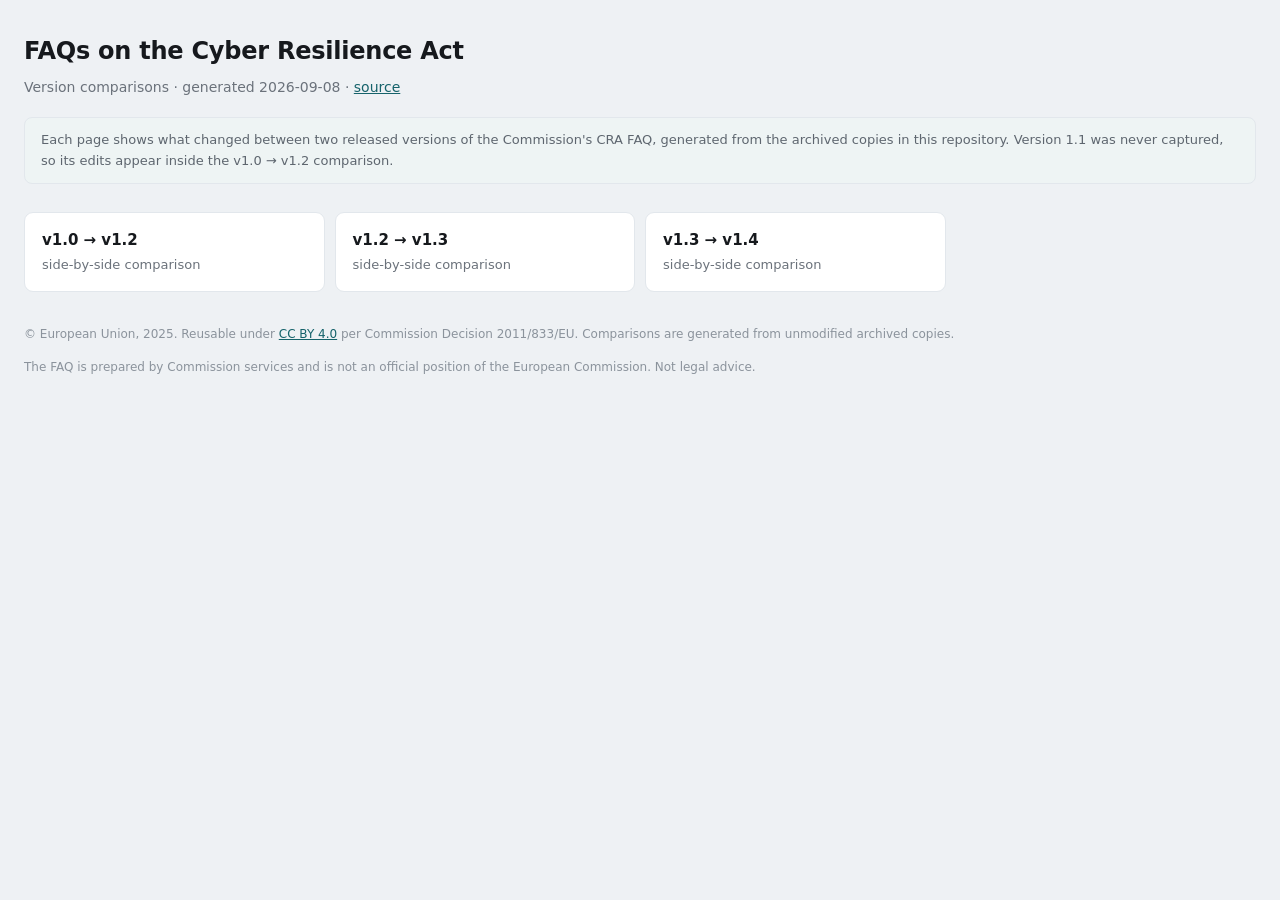
<file: commission-faq/diff/index.html>
<!doctype html>
<html lang="en"><head><meta charset="utf-8">
<meta name="viewport" content="width=device-width,initial-scale=1">
<title>CRA FAQ version comparisons</title>
<style>
:root{
  --bg:#eef1f4; --card:#ffffff; --card-alt:#f5f7f9; --hairline:#e2e7ec;
  --ink:#16191d; --body:#5e666f; --muted:#6b727b; --faint:#8b939c;
  --accent:#16636b; --accent-tint:#eef4f4;
  --chg-bg:#fafbfc; --chg-rule:#d8dee4;
  --del-bg:#fdecec; --del-mark:#f7c9c9; --del-ink:#8a2020;
  --ins-bg:#e9f6ec; --ins-mark:#bfe6c8; --ins-ink:#14612c;
}
@media (prefers-color-scheme:dark){
  :root{
    --bg:#14171a; --card:#1c2024; --card-alt:#20252a; --hairline:#2c3238;
    --ink:#e8ecef; --body:#aab3bc; --muted:#98a1aa; --faint:#79828b;
    --accent:#5fb3ba; --accent-tint:#18292b;
    --chg-bg:#1f242a; --chg-rule:#39414a;
    --del-bg:#2e1a1a; --del-mark:#5e2a2a; --del-ink:#f0a9a9;
    --ins-bg:#16281c; --ins-mark:#28532f; --ins-ink:#9adcaa;
  }
}
*{box-sizing:border-box}
body{margin:0;background:var(--bg);color:var(--ink);
  font:15px/1.6 'IBM Plex Sans',system-ui,-apple-system,sans-serif;}
.wrap{max-width:1400px;margin:0 auto;padding:32px 24px 80px}
header{margin-bottom:28px}
h1{font-size:24px;font-weight:600;margin:0 0 6px;letter-spacing:-.01em}
.sub{color:var(--muted);font-size:14px;margin:0 0 18px}
.sub a{color:var(--accent)}
.stats{display:flex;flex-wrap:wrap;gap:10px;margin:0 0 8px;padding:0;list-style:none}
.stats li{background:var(--card);border:1px solid var(--hairline);border-radius:7px;
  padding:7px 13px;font-size:13px;color:var(--body)}
.stats b{color:var(--ink);font-weight:600}
.note{background:var(--accent-tint);border:1px solid var(--hairline);border-radius:8px;
  padding:12px 16px;font-size:13px;color:var(--body);margin:16px 0 0}
.legend{display:flex;gap:16px;flex-wrap:wrap;font-size:13px;color:var(--muted);margin:14px 0 0}
.legend span{display:inline-flex;align-items:center;gap:6px}
.swatch{width:13px;height:13px;border-radius:3px;display:inline-block}
.swatch.del{background:var(--del-mark)} .swatch.ins{background:var(--ins-mark)}
table{width:100%;border-collapse:collapse;margin-top:24px;background:var(--card);
  border:1px solid var(--hairline);border-radius:10px;overflow:hidden;table-layout:fixed}
thead th{background:var(--card-alt);border-bottom:1px solid var(--hairline);
  padding:11px 16px;text-align:left;font-size:13px;font-weight:600;color:var(--body);width:50%}
td{padding:9px 16px;vertical-align:top;border-bottom:1px solid var(--hairline);
  font-size:14px;line-height:1.62;word-wrap:break-word;overflow-wrap:break-word}
tr:last-child td{border-bottom:none}
td.ctx{color:var(--faint);background:transparent}
td.del{background:var(--del-bg);color:var(--del-ink)}
td.ins{background:var(--ins-bg);color:var(--ins-ink)}
td.chg{background:var(--chg-bg);border-left:3px solid var(--chg-rule)}
td.chg.l{border-left-color:var(--del-mark)} td.chg.r{border-left-color:var(--ins-mark)}
td.empty{background:var(--card-alt)}
mark.del{background:var(--del-mark);color:inherit;padding:1px 2px;border-radius:2px;
  text-decoration:line-through;text-decoration-thickness:1px}
mark.ins{background:var(--ins-mark);color:inherit;padding:1px 2px;border-radius:2px}
tr.gap td{background:var(--card-alt);color:var(--faint);font-size:12px;text-align:center;
  padding:5px;letter-spacing:.04em}
footer{margin-top:32px;color:var(--faint);font-size:12px;line-height:1.7}
footer a{color:var(--accent)}
@media (max-width:820px){
  thead{display:none}
  table,tbody,tr,td{display:block;width:100%}
  td.empty{display:none}
  tr{border-bottom:1px solid var(--hairline)}
  td{border-bottom:none}
}

ul.idx{list-style:none;padding:0;margin:24px 0 0;display:grid;gap:10px;
  grid-template-columns:repeat(auto-fill,minmax(260px,1fr))}
ul.idx a{display:flex;flex-direction:column;gap:3px;background:var(--card);
  border:1px solid var(--hairline);border-radius:9px;padding:15px 17px;
  text-decoration:none;color:var(--ink)}
ul.idx a:hover{border-color:var(--accent)}
ul.idx span{color:var(--muted);font-size:13px}
</style></head><body><div class="wrap">
<header>
<h1>FAQs on the Cyber Resilience Act</h1>
<p class="sub">Version comparisons &middot; generated 2026-09-08 &middot;
<a href="https://digital-strategy.ec.europa.eu/en/library/cyber-resilience-act-implementation-frequently-asked-questions">source</a></p>
<p class="note">Each page shows what changed between two released versions of the
Commission's CRA FAQ, generated from the archived copies in this repository.
Version 1.1 was never captured, so its edits appear inside the v1.0 &rarr; v1.2
comparison.</p>
</header>
<ul class="idx">
<li><a href="v1.0-v1.2.html"><b>v1.0 &rarr; v1.2</b><span>side-by-side comparison</span></a></li>
<li><a href="v1.2-v1.3.html"><b>v1.2 &rarr; v1.3</b><span>side-by-side comparison</span></a></li>
<li><a href="v1.3-v1.4.html"><b>v1.3 &rarr; v1.4</b><span>side-by-side comparison</span></a></li>
</ul>
<footer>
<p>&copy; European Union, 2025. Reusable under
<a href="https://creativecommons.org/licenses/by/4.0/">CC BY 4.0</a> per Commission
Decision 2011/833/EU. Comparisons are generated from unmodified archived copies.</p>
<p>The FAQ is prepared by Commission services and is not an official position of the
European Commission. Not legal advice.</p>
</footer>
</div></body></html>
</file>
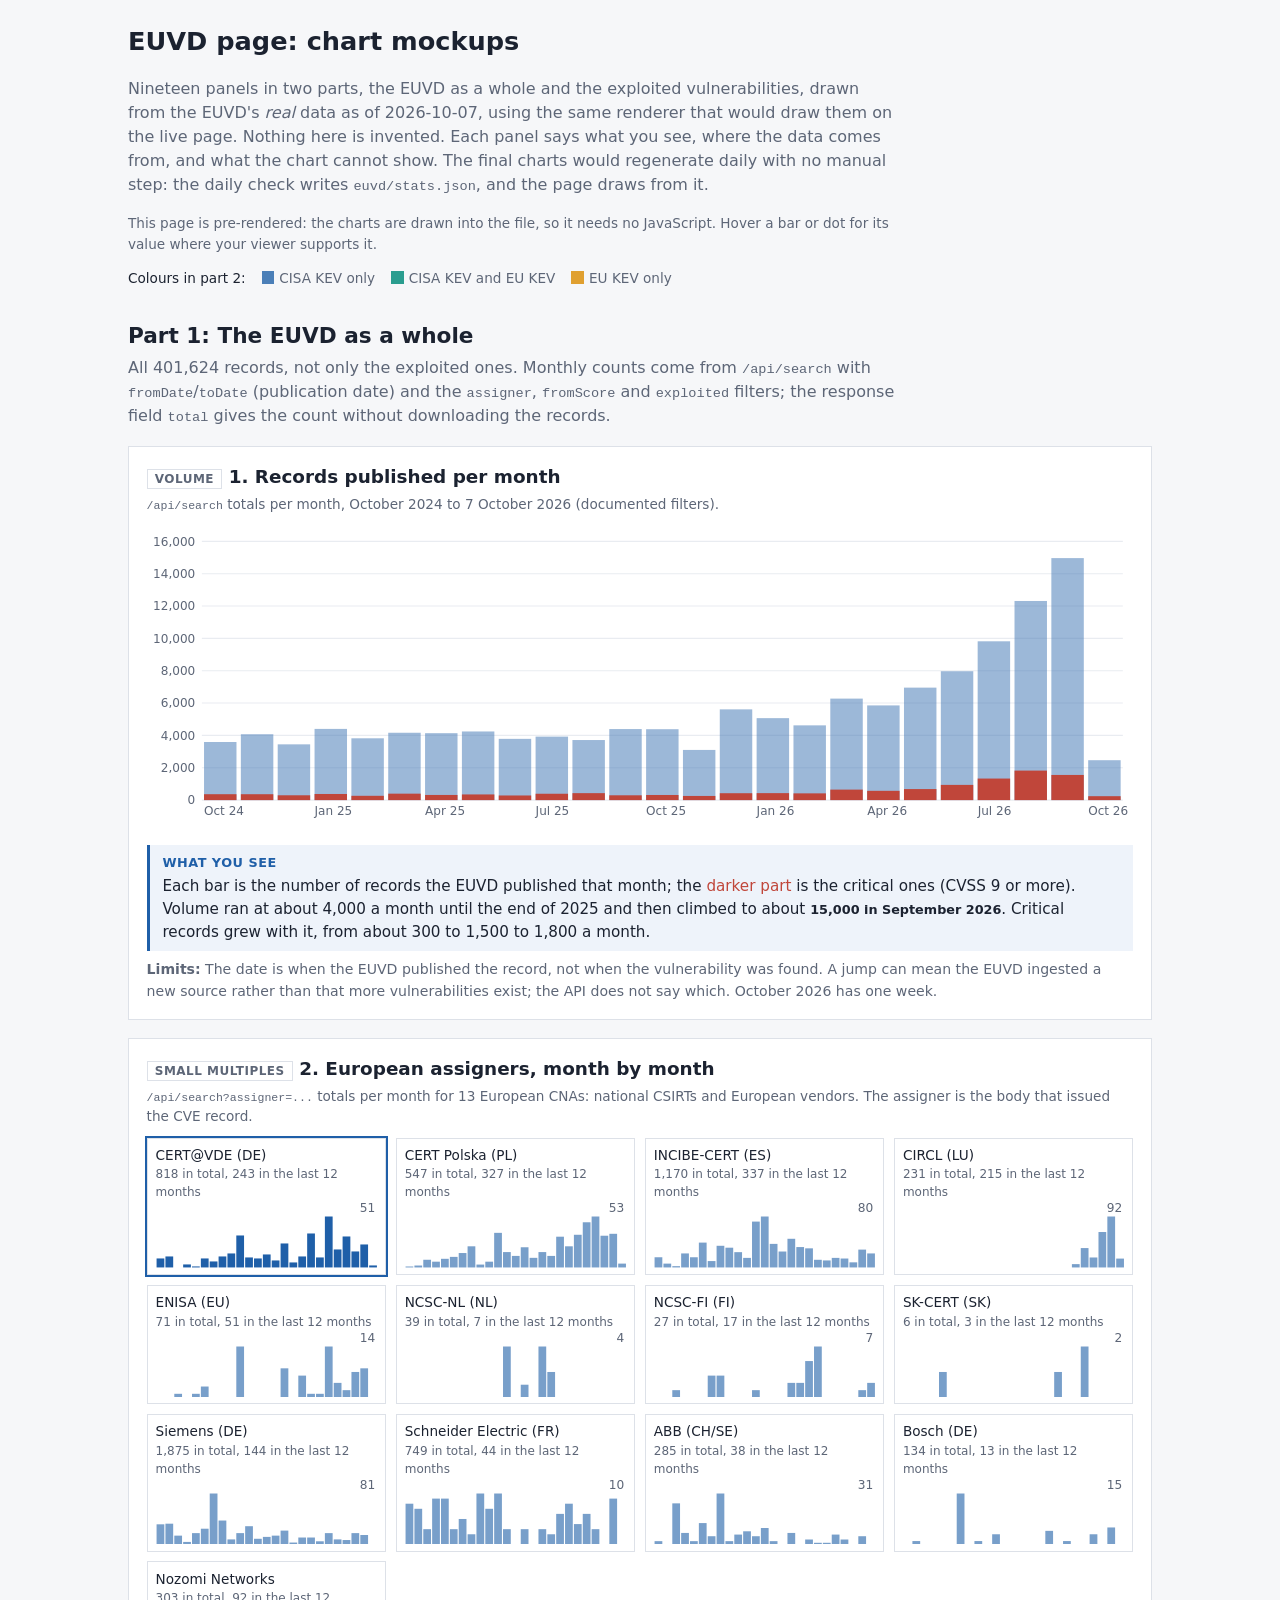
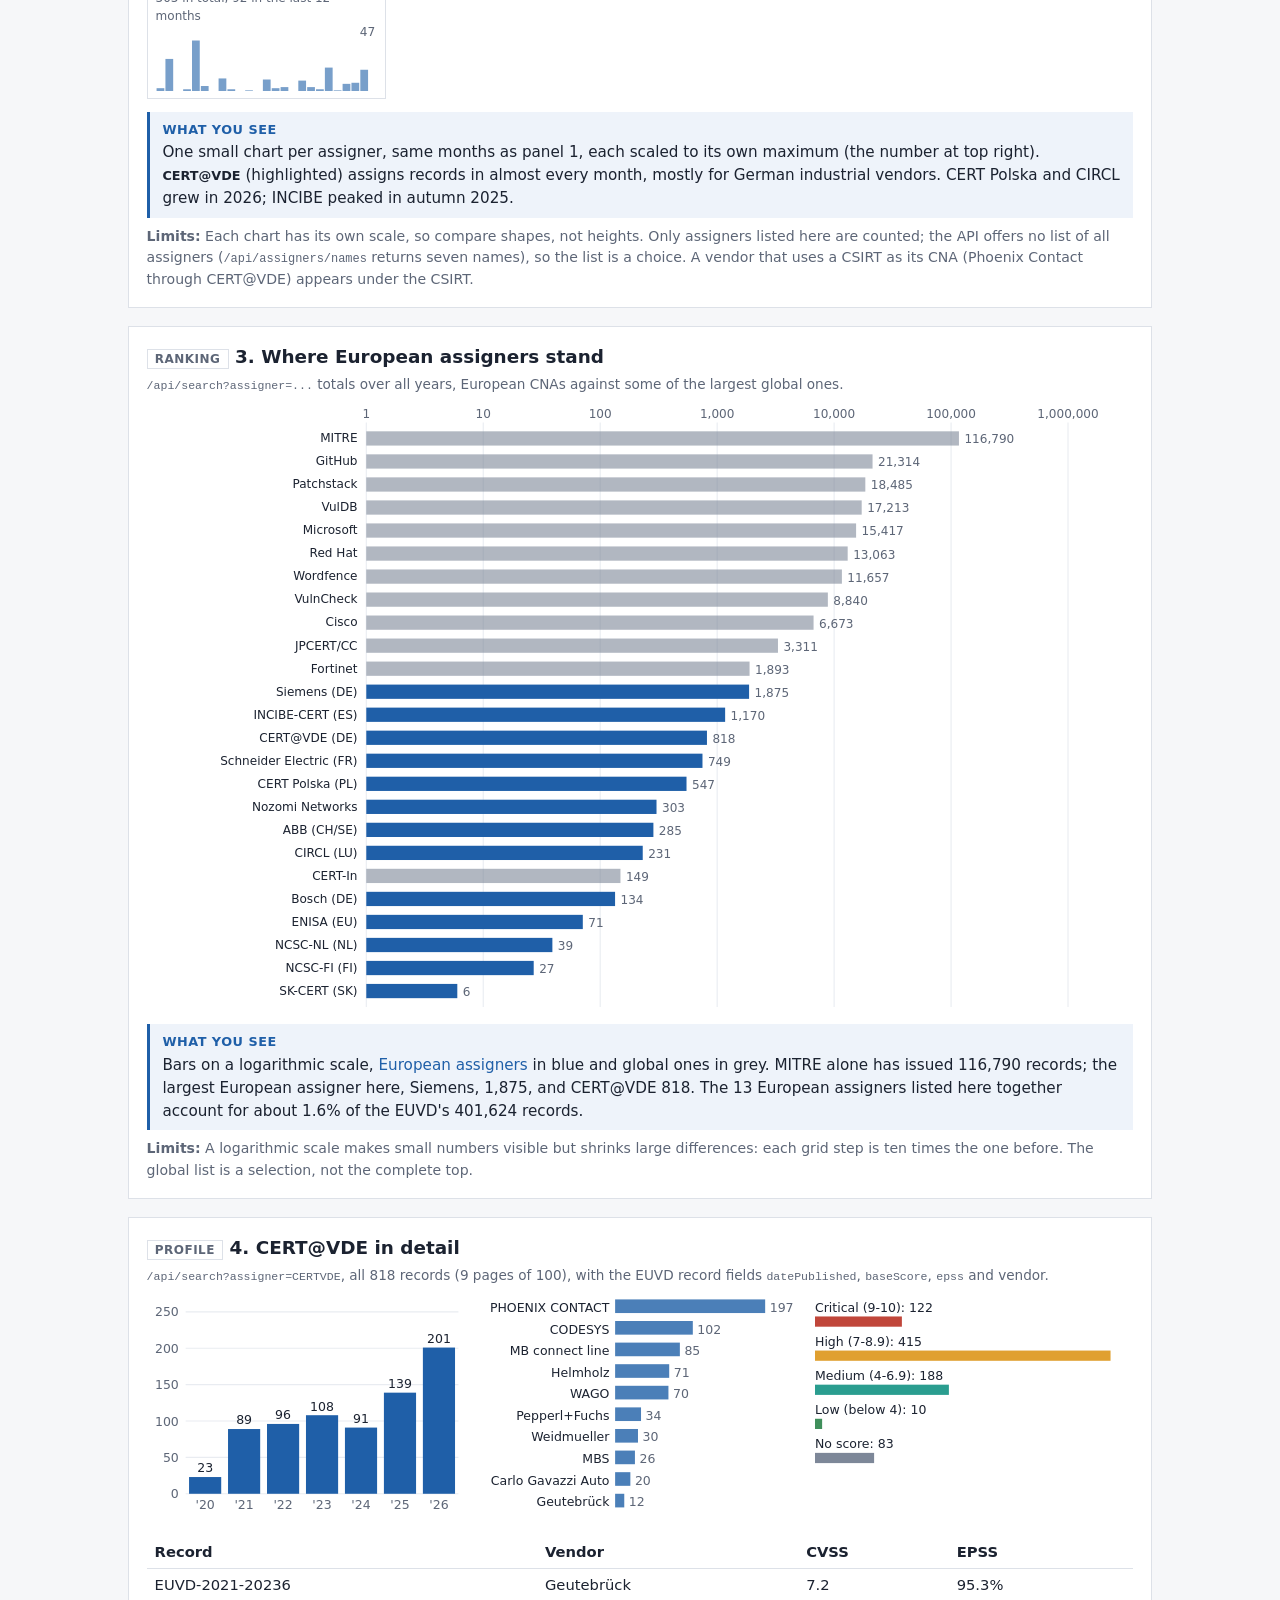
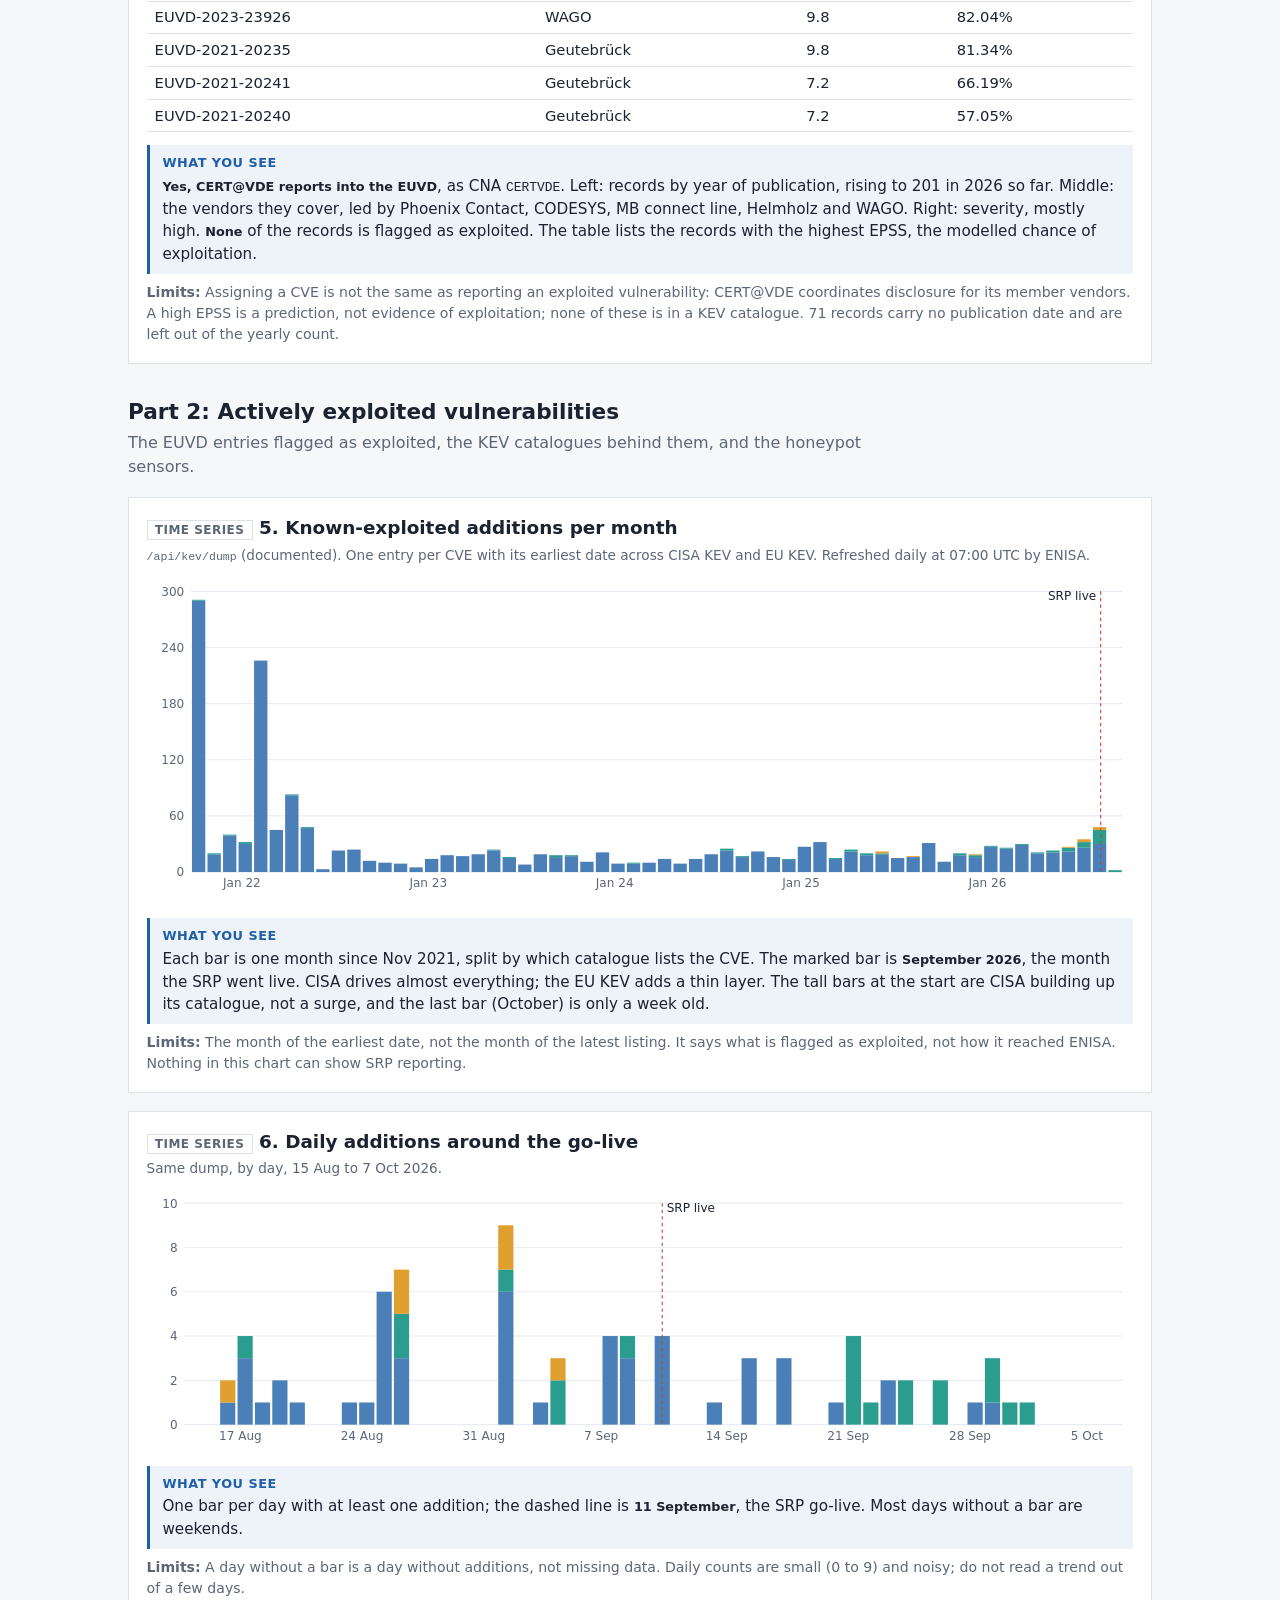
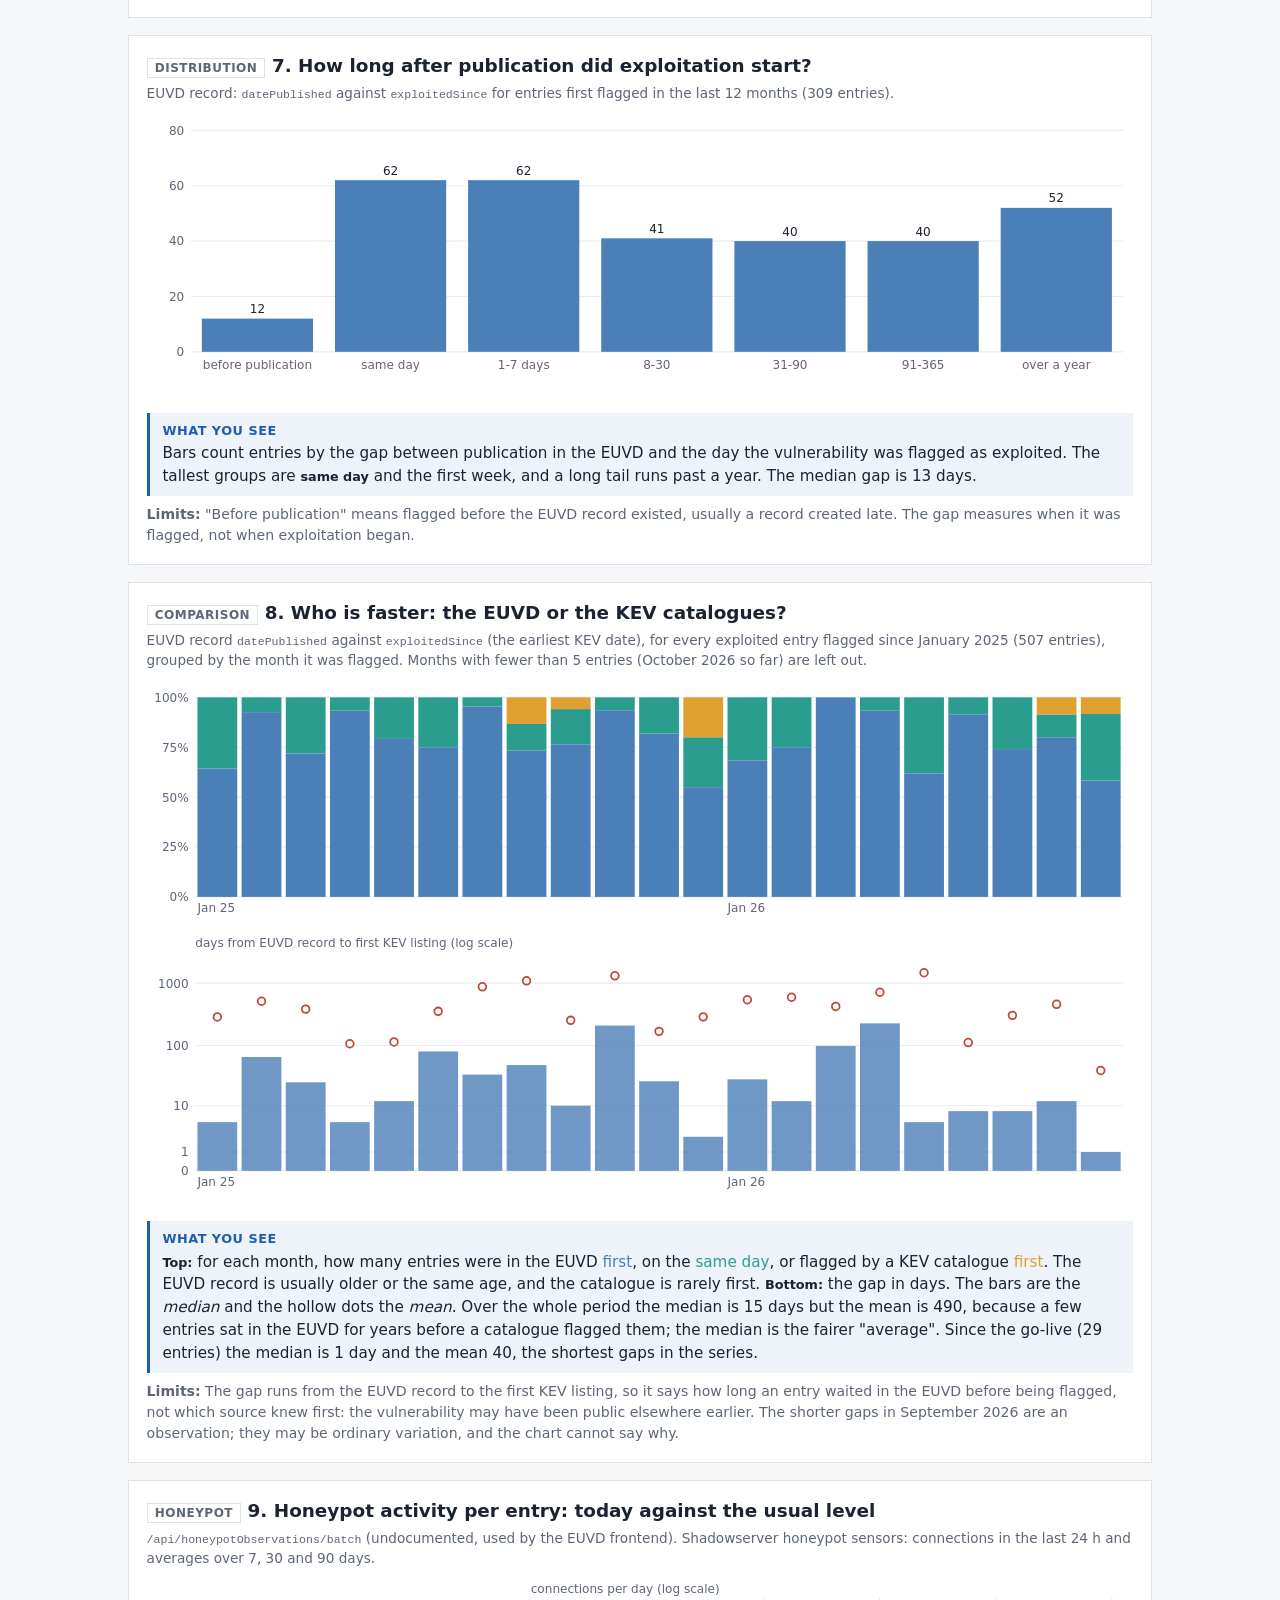
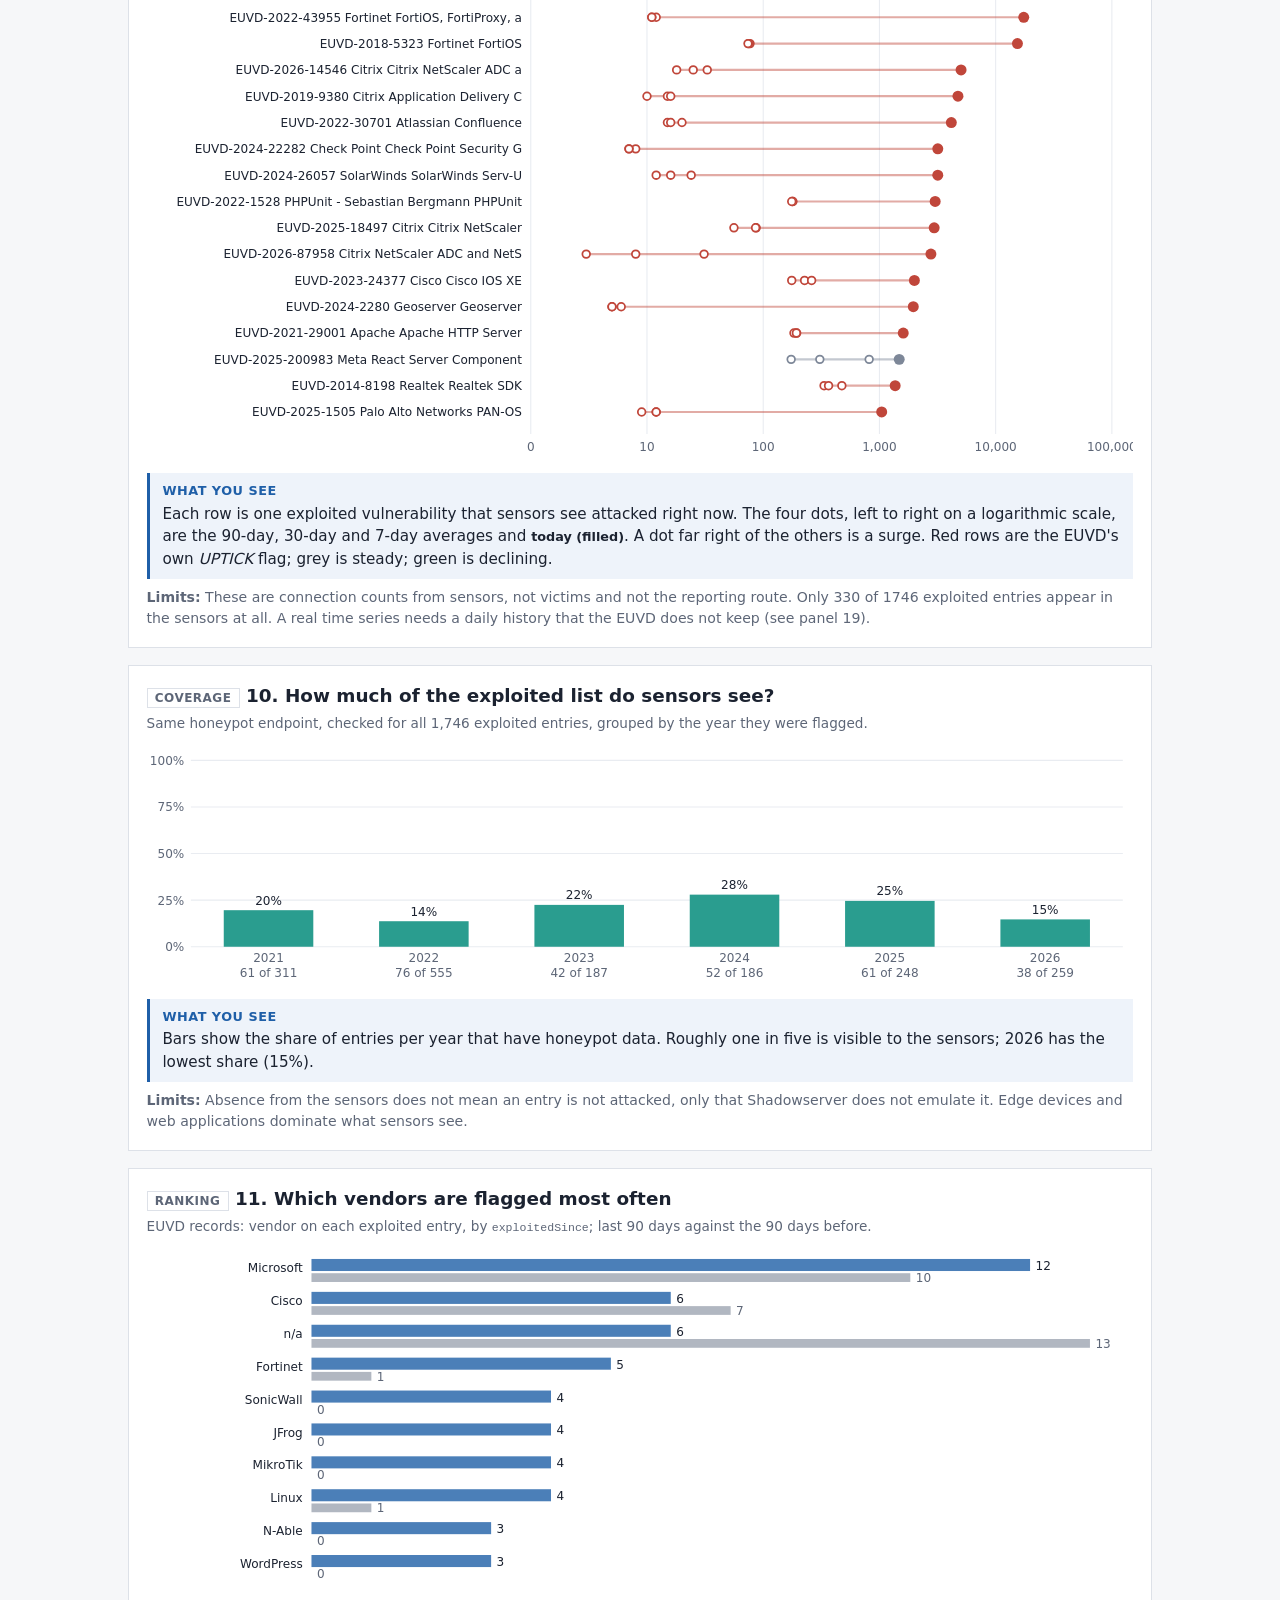
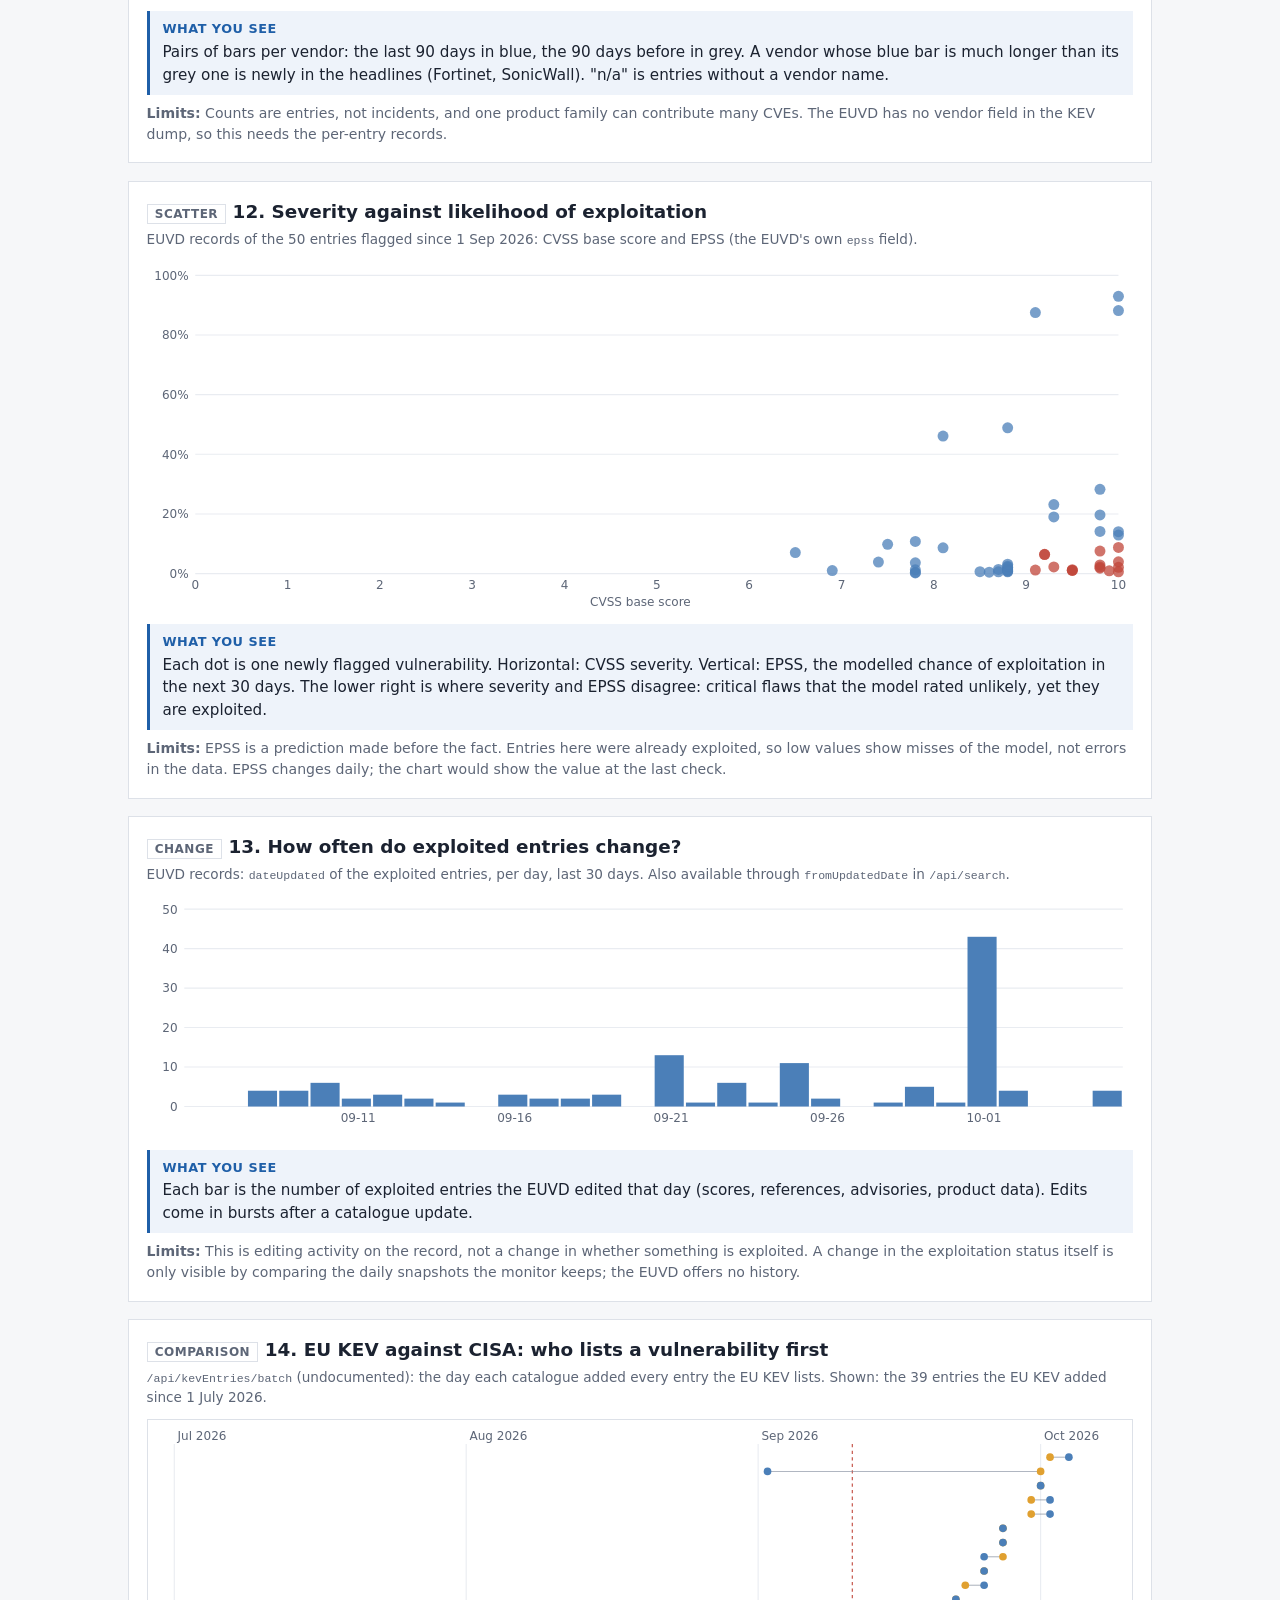
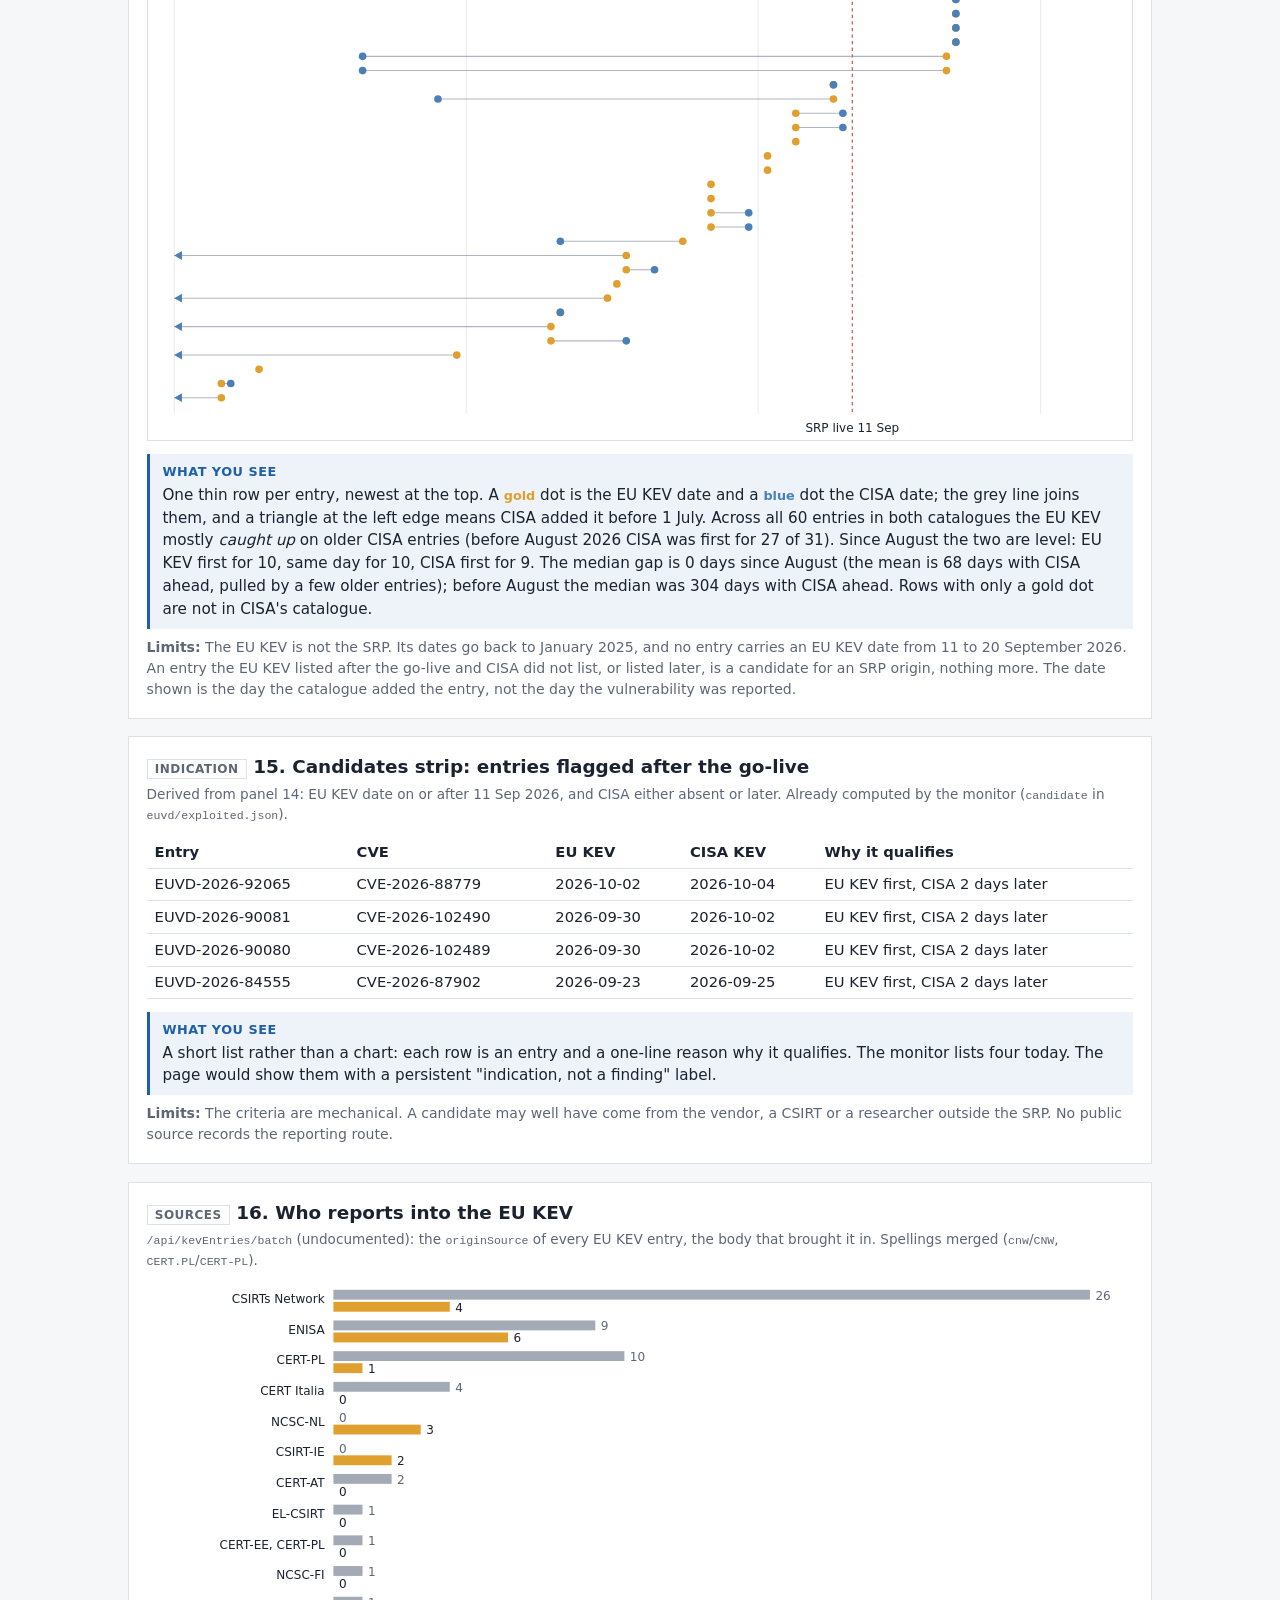
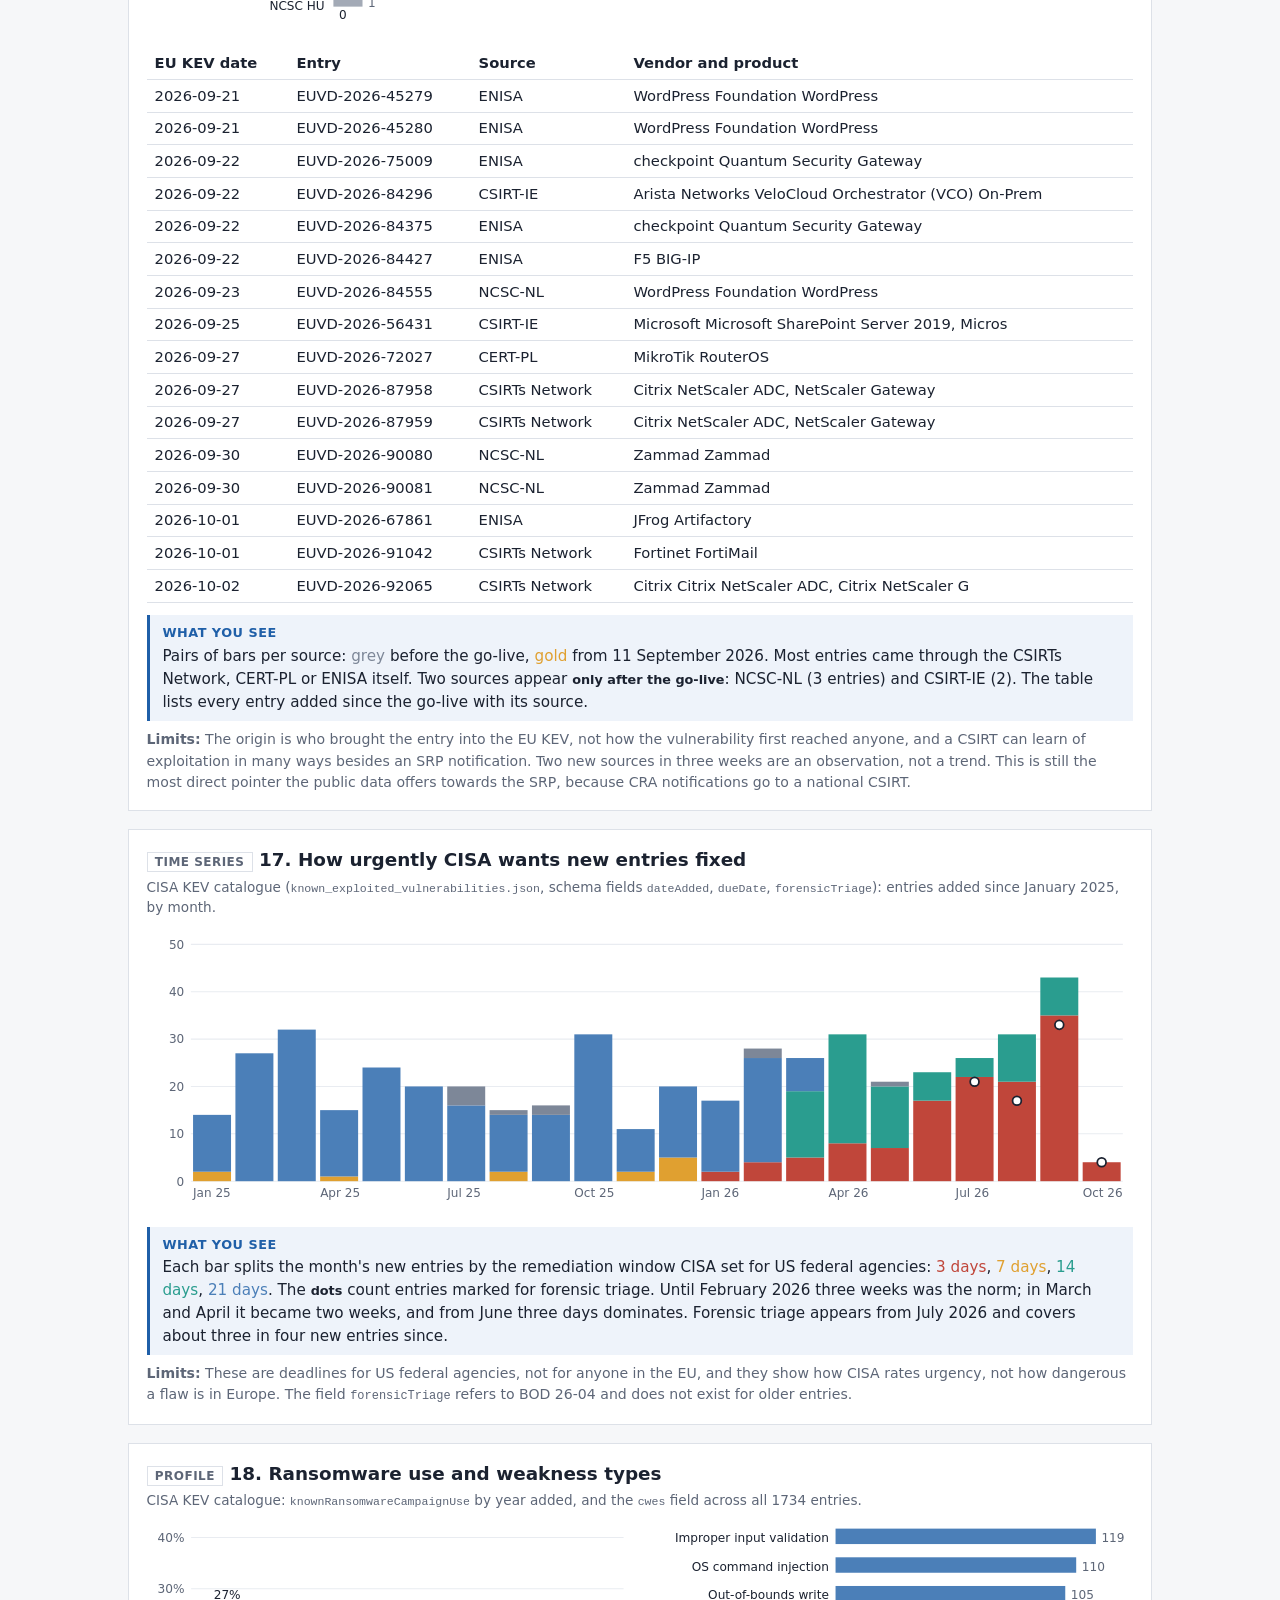
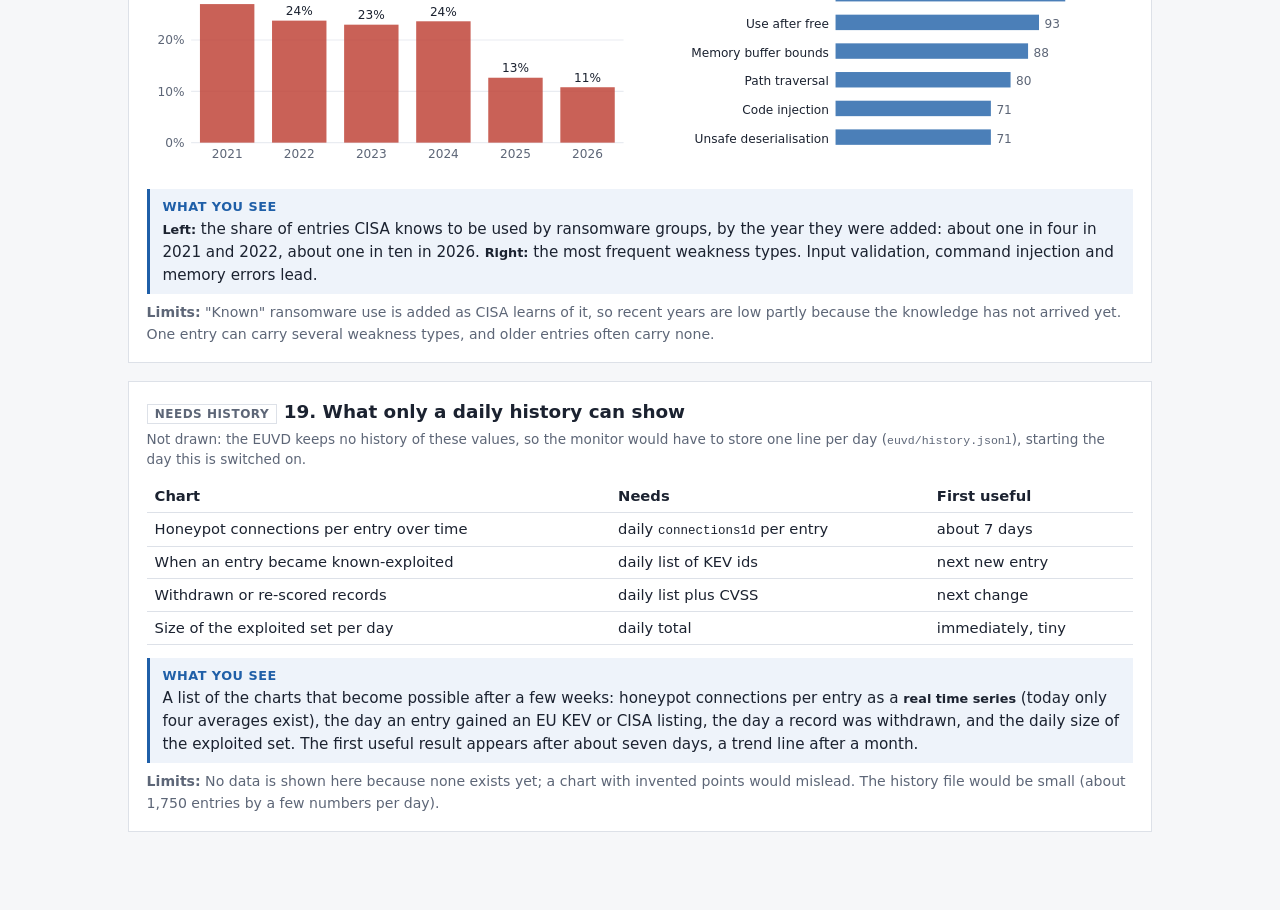
<file: euvd/mockups/index.html>
<!doctype html>
<html lang="en"><head><meta charset="utf-8"><meta name="viewport" content="width=device-width,initial-scale=1">
<title>EUVD charts mockups</title>
<style>
:root{--bg:#f6f7f9;--card:#fff;--fg:#1b2230;--mut:#5d6677;--line:#dde1e8;--grid:#e9ecf1;--acc:#1f5fa8;
--cisa:#4b7fb8;--both:#2a9d8f;--eu:#e0a030;--up:#c0463a;--steady:#7d8798;--down:#3f8f5b;--note:#eef3fa}
@media (prefers-color-scheme:dark){:root:not([data-theme="light"]){--bg:#12161d;--card:#1a202a;--fg:#e4e8ee;--mut:#98a2b3;--line:#2c3441;--grid:#252c37;--acc:#7db2ee;
--cisa:#6a9fd6;--both:#3cb8a8;--eu:#e9b44c;--up:#e0675b;--steady:#8b95a7;--down:#5bb07a;--note:#1f2937}}
*{box-sizing:border-box}body{margin:0;padding:1.2rem 16px 4rem;background:var(--bg);color:var(--fg);font:16px/1.5 system-ui,-apple-system,"Segoe UI",sans-serif}
main{max-width:64rem;margin:0 auto}h1{font-size:1.6rem;margin:.2rem 0 .4rem}h2{font-size:1.15rem;margin:0 0 .2rem}
.lede{color:var(--mut);max-width:48rem}.tag{display:inline-block;font-size:.75rem;letter-spacing:.04em;text-transform:uppercase;color:var(--mut);border:1px solid var(--line);padding:0 .45rem;margin-right:.4rem}
section.p{background:var(--card);border:1px solid var(--line);padding:1rem 1.1rem 1.1rem;margin:1.1rem 0}
.src{font-size:.85rem;color:var(--mut);margin:.1rem 0 .7rem}.see{background:var(--note);border-left:3px solid var(--acc);padding:.5rem .8rem;margin:.8rem 0 0;font-size:.95rem}
.see b{display:block;font-size:.8rem;letter-spacing:.04em;text-transform:uppercase;color:var(--acc);margin-bottom:.15rem}
.limit{font-size:.88rem;color:var(--mut);margin:.5rem 0 0}
svg{width:100%;height:auto;display:block;font:11px system-ui,sans-serif}svg text{fill:var(--mut)}svg .t{fill:var(--fg)}
.leg{display:flex;flex-wrap:wrap;gap:.3rem 1rem;font-size:.85rem;color:var(--mut);margin:.3rem 0}.leg i{display:inline-block;width:.8rem;height:.8rem;margin-right:.3rem;vertical-align:-1px}
.scroll{max-height:430px;overflow:auto;border:1px solid var(--line)}
table{border-collapse:collapse;width:100%;font-size:.92rem}th,td{text-align:left;padding:.3rem .5rem;border-bottom:1px solid var(--line);vertical-align:top}
.grid2{display:grid;grid-template-columns:1fr 1fr;gap:1rem}@media(max-width:760px){.grid2{grid-template-columns:1fr}}
code{font-size:.85em}
</style></head><body><main>
<h1>EUVD page: chart mockups</h1>
<p class="lede">Nineteen panels in two parts, the EUVD as a whole and the exploited vulnerabilities, drawn from the EUVD's <em>real</em> data as of <span id="gen">2026-10-07</span>, using the same renderer that would draw them on the live page. Nothing here is invented. Each panel says what you see, where the data comes from, and what the chart cannot show. The final charts would regenerate daily with no manual step: the daily check writes <code>euvd/stats.json</code>, and the page draws from it.</p>
<p class="lede" style="font-size: 0.85rem;">This page is pre-rendered: the charts are drawn into the file, so it needs no JavaScript. Hover a bar or dot for its value where your viewer supports it.</p><div class="leg"><span style="color:var(--fg)">Colours in part 2:</span><span><i style="background:var(--cisa)"></i>CISA KEV only</span><span><i style="background:var(--both)"></i>CISA KEV and EU KEV</span><span><i style="background:var(--eu)"></i>EU KEV only</span></div>
<div id="panels"><div><h2 style="font-size:1.35rem;margin:2rem 0 .2rem">Part 1: The EUVD as a whole</h2><p class="lede" style="margin:0 0 .4rem">All 401,624 records, not only the exploited ones. Monthly counts come from <code>/api/search</code> with <code>fromDate</code>/<code>toDate</code> (publication date) and the <code>assigner</code>, <code>fromScore</code> and <code>exploited</code> filters; the response field <code>total</code> gives the count without downloading the records.</p></div><section class="p"><h2><span class="tag">Volume</span>1. Records published per month</h2><p class="src"><code>/api/search</code> totals per month, October 2024 to 7 October 2026 (documented filters).</p><div class="c"><svg viewBox="0 0 900 280" role="img"><g><line x1="50" x2="890" y1="250" y2="250" stroke="var(--grid)"></line><text x="44" y="254" text-anchor="end">0</text><line x1="50" x2="890" y1="220.5" y2="220.5" stroke="var(--grid)"></line><text x="44" y="224.5" text-anchor="end">2,000</text><line x1="50" x2="890" y1="191" y2="191" stroke="var(--grid)"></line><text x="44" y="195" text-anchor="end">4,000</text><line x1="50" x2="890" y1="161.5" y2="161.5" stroke="var(--grid)"></line><text x="44" y="165.5" text-anchor="end">6,000</text><line x1="50" x2="890" y1="132" y2="132" stroke="var(--grid)"></line><text x="44" y="136" text-anchor="end">8,000</text><line x1="50" x2="890" y1="102.5" y2="102.5" stroke="var(--grid)"></line><text x="44" y="106.5" text-anchor="end">10,000</text><line x1="50" x2="890" y1="73" y2="73" stroke="var(--grid)"></line><text x="44" y="77" text-anchor="end">12,000</text><line x1="50" x2="890" y1="43.5" y2="43.5" stroke="var(--grid)"></line><text x="44" y="47.5" text-anchor="end">14,000</text><line x1="50" x2="890" y1="14" y2="14" stroke="var(--grid)"></line><text x="44" y="18" text-anchor="end">16,000</text><rect x="52" y="197.00325" width="29.6" height="52.99675" fill="var(--cisa)" opacity="0.55"><title>2024-10: 3,593 records, 365 critical</title></rect><rect x="52" y="244.61625" width="29.6" height="5.38375" fill="var(--up)"></rect><text x="52" y="264">Oct 24</text><rect x="85.6" y="189.92325" width="29.6" height="60.07675" fill="var(--cisa)" opacity="0.55"><title>2024-11: 4,073 records, 364 critical</title></rect><rect x="85.6" y="244.631" width="29.6" height="5.369" fill="var(--up)"></rect><rect x="119.2" y="199.142" width="29.6" height="50.858" fill="var(--cisa)" opacity="0.55"><title>2024-12: 3,448 records, 298 critical</title></rect><rect x="119.2" y="245.6045" width="29.6" height="4.3955" fill="var(--up)"></rect><rect x="152.8" y="185.05575" width="29.6" height="64.94425" fill="var(--cisa)" opacity="0.55"><title>2025-01: 4,403 records, 379 critical</title></rect><rect x="152.8" y="244.40975" width="29.6" height="5.59025" fill="var(--up)"></rect><text x="152.8" y="264">Jan 25</text><rect x="186.4" y="193.6255" width="29.6" height="56.3745" fill="var(--cisa)" opacity="0.55"><title>2025-02: 3,822 records, 266 critical</title></rect><rect x="186.4" y="246.0765" width="29.6" height="3.9235" fill="var(--up)"></rect><rect x="220" y="188.56625" width="29.6" height="61.43375" fill="var(--cisa)" opacity="0.55"><title>2025-03: 4,165 records, 399 critical</title></rect><rect x="220" y="244.11475" width="29.6" height="5.88525" fill="var(--up)"></rect><rect x="253.60000000000002" y="188.9645" width="29.6" height="61.0355" fill="var(--cisa)" opacity="0.55"><title>2025-04: 4,138 records, 319 critical</title></rect><rect x="253.60000000000002" y="245.29475" width="29.6" height="4.70525" fill="var(--up)"></rect><text x="253.60000000000002" y="264">Apr 25</text><rect x="287.20000000000005" y="187.401" width="29.6" height="62.599" fill="var(--cisa)" opacity="0.55"><title>2025-05: 4,244 records, 350 critical</title></rect><rect x="287.20000000000005" y="244.8375" width="29.6" height="5.1625" fill="var(--up)"></rect><rect x="320.8" y="194.127" width="29.6" height="55.873" fill="var(--cisa)" opacity="0.55"><title>2025-06: 3,788 records, 286 critical</title></rect><rect x="320.8" y="245.7815" width="29.6" height="4.2185" fill="var(--up)"></rect><rect x="354.40000000000003" y="192.07675" width="29.6" height="57.92325" fill="var(--cisa)" opacity="0.55"><title>2025-07: 3,927 records, 393 critical</title></rect><rect x="354.40000000000003" y="244.20325" width="29.6" height="5.79675" fill="var(--up)"></rect><text x="354.40000000000003" y="264">Jul 25</text><rect x="388" y="195.20375" width="29.6" height="54.79625" fill="var(--cisa)" opacity="0.55"><title>2025-08: 3,715 records, 430 critical</title></rect><rect x="388" y="243.6575" width="29.6" height="6.3425" fill="var(--up)"></rect><rect x="421.6" y="185.1885" width="29.6" height="64.8115" fill="var(--cisa)" opacity="0.55"><title>2025-09: 4,394 records, 297 critical</title></rect><rect x="421.6" y="245.61925" width="29.6" height="4.38075" fill="var(--up)"></rect><rect x="455.20000000000005" y="185.336" width="29.6" height="64.664" fill="var(--cisa)" opacity="0.55"><title>2025-10: 4,384 records, 317 critical</title></rect><rect x="455.20000000000005" y="245.32425" width="29.6" height="4.67575" fill="var(--up)"></rect><text x="455.20000000000005" y="264">Oct 25</text><rect x="488.8" y="204.23075" width="29.6" height="45.76925" fill="var(--cisa)" opacity="0.55"><title>2025-11: 3,103 records, 257 critical</title></rect><rect x="488.8" y="246.20925" width="29.6" height="3.79075" fill="var(--up)"></rect><rect x="522.4000000000001" y="167.23775" width="29.6" height="82.76225" fill="var(--cisa)" opacity="0.55"><title>2025-12: 5,611 records, 426 critical</title></rect><rect x="522.4000000000001" y="243.7165" width="29.6" height="6.2835" fill="var(--up)"></rect><rect x="556" y="175.247" width="29.6" height="74.753" fill="var(--cisa)" opacity="0.55"><title>2026-01: 5,068 records, 431 critical</title></rect><rect x="556" y="243.64275" width="29.6" height="6.35725" fill="var(--up)"></rect><text x="556" y="264">Jan 26</text><rect x="589.6" y="181.8255" width="29.6" height="68.1745" fill="var(--cisa)" opacity="0.55"><title>2026-02: 4,622 records, 417 critical</title></rect><rect x="589.6" y="243.84925" width="29.6" height="6.15075" fill="var(--up)"></rect><rect x="623.2" y="157.429" width="29.6" height="92.571" fill="var(--cisa)" opacity="0.55"><title>2026-03: 6,276 records, 649 critical</title></rect><rect x="623.2" y="240.42725000000002" width="29.6" height="9.57275" fill="var(--up)"></rect><rect x="656.8000000000001" y="163.63875000000002" width="29.6" height="86.36125" fill="var(--cisa)" opacity="0.55"><title>2026-04: 5,855 records, 574 critical</title></rect><rect x="656.8000000000001" y="241.5335" width="29.6" height="8.4665" fill="var(--up)"></rect><text x="656.8000000000001" y="264">Apr 26</text><rect x="690.4" y="147.41375" width="29.6" height="102.58625" fill="var(--cisa)" opacity="0.55"><title>2026-05: 6,955 records, 682 critical</title></rect><rect x="690.4" y="239.9405" width="29.6" height="10.0595" fill="var(--up)"></rect><rect x="724" y="132.4425" width="29.6" height="117.5575" fill="var(--cisa)" opacity="0.55"><title>2026-06: 7,970 records, 941 critical</title></rect><rect x="724" y="236.12025" width="29.6" height="13.87975" fill="var(--up)"></rect><rect x="757.6" y="105.155" width="29.6" height="144.845" fill="var(--cisa)" opacity="0.55"><title>2026-07: 9,820 records, 1333 critical</title></rect><rect x="757.6" y="230.33825" width="29.6" height="19.66175" fill="var(--up)"></rect><text x="757.6" y="264">Jul 26</text><rect x="791.2" y="68.38325" width="29.6" height="181.61675" fill="var(--cisa)" opacity="0.55"><title>2026-08: 12,313 records, 1825 critical</title></rect><rect x="791.2" y="223.08125" width="29.6" height="26.91875" fill="var(--up)"></rect><rect x="824.8000000000001" y="29.281000000000006" width="29.6" height="220.719" fill="var(--cisa)" opacity="0.55"><title>2026-09: 14,964 records, 1556 critical</title></rect><rect x="824.8000000000001" y="227.049" width="29.6" height="22.951" fill="var(--up)"></rect><rect x="858.4000000000001" y="213.61175" width="29.6" height="36.38825" fill="var(--cisa)" opacity="0.55"><title>2026-10: 2,467 records, 242 critical</title></rect><rect x="858.4000000000001" y="246.4305" width="29.6" height="3.5695" fill="var(--up)"></rect><text x="858.4000000000001" y="264">Oct 26</text></g></svg></div><div class="see"><b>What you see</b>Each bar is the number of records the EUVD published that month; the <span style="color:var(--up)">darker part</span> is the critical ones (CVSS 9 or more). Volume ran at about 4,000 a month until the end of 2025 and then climbed to about <b style="display:inline;text-transform:none;letter-spacing:0;color:inherit">15,000 in September 2026</b>. Critical records grew with it, from about 300 to 1,500 to 1,800 a month.</div><p class="limit"><strong>Limits:</strong> The date is when the EUVD published the record, not when the vulnerability was found. A jump can mean the EUVD ingested a new source rather than that more vulnerabilities exist; the API does not say which. October 2026 has one week.</p></section><section class="p"><h2><span class="tag">Small multiples</span>2. European assigners, month by month</h2><p class="src"><code>/api/search?assigner=...</code> totals per month for 13 European CNAs: national CSIRTs and European vendors. The assigner is the body that issued the CVE record.</p><div class="c"><div style="display: grid; grid-template-columns: repeat(auto-fill, minmax(200px, 1fr)); gap: 0.6rem;"><div style="border: 1px solid var(--line); padding: 0.4rem 0.5rem; outline: 2px solid var(--acc);"><div style="font-size:.85rem;color:var(--fg)">CERT@VDE (DE)</div><div style="font-size:.75rem;color:var(--mut)">818 in total, 243 in the last 12 months</div><svg viewBox="0 0 200 60" role="img"><g><text x="198" y="10" text-anchor="end">51</text><rect x="0.5" y="51.88235294117647" width="7" height="8.117647058823529" fill="var(--acc)" opacity="1"><title>CERT@VDE (DE) 2024-10: 9</title></rect><rect x="8.5" y="50.07843137254902" width="7" height="9.92156862745098" fill="var(--acc)" opacity="1"><title>CERT@VDE (DE) 2024-11: 11</title></rect><rect x="16.5" y="60" width="7" height="0" fill="var(--acc)" opacity="1"><title>CERT@VDE (DE) 2024-12: 0</title></rect><rect x="24.5" y="57.294117647058826" width="7" height="2.7058823529411766" fill="var(--acc)" opacity="1"><title>CERT@VDE (DE) 2025-01: 3</title></rect><rect x="32.5" y="59.09803921568628" width="7" height="0.9019607843137255" fill="var(--acc)" opacity="1"><title>CERT@VDE (DE) 2025-02: 1</title></rect><rect x="40.5" y="51.88235294117647" width="7" height="8.117647058823529" fill="var(--acc)" opacity="1"><title>CERT@VDE (DE) 2025-03: 9</title></rect><rect x="48.5" y="54.588235294117645" width="7" height="5.411764705882353" fill="var(--acc)" opacity="1"><title>CERT@VDE (DE) 2025-04: 6</title></rect><rect x="56.5" y="50.07843137254902" width="7" height="9.92156862745098" fill="var(--acc)" opacity="1"><title>CERT@VDE (DE) 2025-05: 11</title></rect><rect x="64.5" y="47.372549019607845" width="7" height="12.627450980392156" fill="var(--acc)" opacity="1"><title>CERT@VDE (DE) 2025-06: 14</title></rect><rect x="72.5" y="31.137254901960784" width="7" height="28.862745098039216" fill="var(--acc)" opacity="1"><title>CERT@VDE (DE) 2025-07: 32</title></rect><rect x="80.5" y="50.98039215686275" width="7" height="9.019607843137255" fill="var(--acc)" opacity="1"><title>CERT@VDE (DE) 2025-08: 10</title></rect><rect x="88.5" y="51.88235294117647" width="7" height="8.117647058823529" fill="var(--acc)" opacity="1"><title>CERT@VDE (DE) 2025-09: 9</title></rect><rect x="96.5" y="48.27450980392157" width="7" height="11.72549019607843" fill="var(--acc)" opacity="1"><title>CERT@VDE (DE) 2025-10: 13</title></rect><rect x="104.5" y="53.68627450980392" width="7" height="6.313725490196078" fill="var(--acc)" opacity="1"><title>CERT@VDE (DE) 2025-11: 7</title></rect><rect x="112.5" y="38.35294117647059" width="7" height="21.647058823529413" fill="var(--acc)" opacity="1"><title>CERT@VDE (DE) 2025-12: 24</title></rect><rect x="120.5" y="55.490196078431374" width="7" height="4.509803921568627" fill="var(--acc)" opacity="1"><title>CERT@VDE (DE) 2026-01: 5</title></rect><rect x="128.5" y="50.07843137254902" width="7" height="9.92156862745098" fill="var(--acc)" opacity="1"><title>CERT@VDE (DE) 2026-02: 11</title></rect><rect x="136.5" y="29.333333333333332" width="7" height="30.666666666666668" fill="var(--acc)" opacity="1"><title>CERT@VDE (DE) 2026-03: 34</title></rect><rect x="144.5" y="50.98039215686275" width="7" height="9.019607843137255" fill="var(--acc)" opacity="1"><title>CERT@VDE (DE) 2026-04: 10</title></rect><rect x="152.5" y="14" width="7" height="46" fill="var(--acc)" opacity="1"><title>CERT@VDE (DE) 2026-05: 51</title></rect><rect x="160.5" y="43.76470588235294" width="7" height="16.235294117647058" fill="var(--acc)" opacity="1"><title>CERT@VDE (DE) 2026-06: 18</title></rect><rect x="168.5" y="32.03921568627451" width="7" height="27.96078431372549" fill="var(--acc)" opacity="1"><title>CERT@VDE (DE) 2026-07: 31</title></rect><rect x="176.5" y="45.568627450980394" width="7" height="14.431372549019608" fill="var(--acc)" opacity="1"><title>CERT@VDE (DE) 2026-08: 16</title></rect><rect x="184.5" y="39.25490196078431" width="7" height="20.745098039215687" fill="var(--acc)" opacity="1"><title>CERT@VDE (DE) 2026-09: 23</title></rect><rect x="192.5" y="58.19607843137255" width="7" height="1.803921568627451" fill="var(--acc)" opacity="1"><title>CERT@VDE (DE) 2026-10: 2</title></rect></g></svg></div><div style="border: 1px solid var(--line); padding: 0.4rem 0.5rem;"><div style="font-size:.85rem;color:var(--fg)">CERT Polska (PL)</div><div style="font-size:.75rem;color:var(--mut)">547 in total, 327 in the last 12 months</div><svg viewBox="0 0 200 60" role="img"><g><text x="198" y="10" text-anchor="end">53</text><rect x="0.5" y="59.132075471698116" width="7" height="0.8679245283018868" fill="var(--cisa)" opacity="0.75"><title>CERT Polska (PL) 2024-10: 1</title></rect><rect x="8.5" y="58.264150943396224" width="7" height="1.7358490566037736" fill="var(--cisa)" opacity="0.75"><title>CERT Polska (PL) 2024-11: 2</title></rect><rect x="16.5" y="53.056603773584904" width="7" height="6.943396226415095" fill="var(--cisa)" opacity="0.75"><title>CERT Polska (PL) 2024-12: 8</title></rect><rect x="24.5" y="54.79245283018868" width="7" height="5.2075471698113205" fill="var(--cisa)" opacity="0.75"><title>CERT Polska (PL) 2025-01: 6</title></rect><rect x="32.5" y="52.18867924528302" width="7" height="7.811320754716981" fill="var(--cisa)" opacity="0.75"><title>CERT Polska (PL) 2025-02: 9</title></rect><rect x="40.5" y="50.45283018867924" width="7" height="9.547169811320755" fill="var(--cisa)" opacity="0.75"><title>CERT Polska (PL) 2025-03: 11</title></rect><rect x="48.5" y="46.9811320754717" width="7" height="13.018867924528301" fill="var(--cisa)" opacity="0.75"><title>CERT Polska (PL) 2025-04: 15</title></rect><rect x="56.5" y="40.90566037735849" width="7" height="19.09433962264151" fill="var(--cisa)" opacity="0.75"><title>CERT Polska (PL) 2025-05: 22</title></rect><rect x="64.5" y="57.39622641509434" width="7" height="2.6037735849056602" fill="var(--cisa)" opacity="0.75"><title>CERT Polska (PL) 2025-06: 3</title></rect><rect x="72.5" y="54.79245283018868" width="7" height="5.2075471698113205" fill="var(--cisa)" opacity="0.75"><title>CERT Polska (PL) 2025-07: 6</title></rect><rect x="80.5" y="28.754716981132077" width="7" height="31.245283018867923" fill="var(--cisa)" opacity="0.75"><title>CERT Polska (PL) 2025-08: 36</title></rect><rect x="88.5" y="46.11320754716981" width="7" height="13.88679245283019" fill="var(--cisa)" opacity="0.75"><title>CERT Polska (PL) 2025-09: 16</title></rect><rect x="96.5" y="49.58490566037736" width="7" height="10.415094339622641" fill="var(--cisa)" opacity="0.75"><title>CERT Polska (PL) 2025-10: 12</title></rect><rect x="104.5" y="41.77358490566038" width="7" height="18.22641509433962" fill="var(--cisa)" opacity="0.75"><title>CERT Polska (PL) 2025-11: 21</title></rect><rect x="112.5" y="51.32075471698113" width="7" height="8.679245283018869" fill="var(--cisa)" opacity="0.75"><title>CERT Polska (PL) 2025-12: 10</title></rect><rect x="120.5" y="46.11320754716981" width="7" height="13.88679245283019" fill="var(--cisa)" opacity="0.75"><title>CERT Polska (PL) 2026-01: 16</title></rect><rect x="128.5" y="49.58490566037736" width="7" height="10.415094339622641" fill="var(--cisa)" opacity="0.75"><title>CERT Polska (PL) 2026-02: 12</title></rect><rect x="136.5" y="32.22641509433962" width="7" height="27.77358490566038" fill="var(--cisa)" opacity="0.75"><title>CERT Polska (PL) 2026-03: 32</title></rect><rect x="144.5" y="40.90566037735849" width="7" height="19.09433962264151" fill="var(--cisa)" opacity="0.75"><title>CERT Polska (PL) 2026-04: 22</title></rect><rect x="152.5" y="30.49056603773585" width="7" height="29.50943396226415" fill="var(--cisa)" opacity="0.75"><title>CERT Polska (PL) 2026-05: 34</title></rect><rect x="160.5" y="19.20754716981132" width="7" height="40.79245283018868" fill="var(--cisa)" opacity="0.75"><title>CERT Polska (PL) 2026-06: 47</title></rect><rect x="168.5" y="14" width="7" height="46" fill="var(--cisa)" opacity="0.75"><title>CERT Polska (PL) 2026-07: 53</title></rect><rect x="176.5" y="31.358490566037737" width="7" height="28.641509433962263" fill="var(--cisa)" opacity="0.75"><title>CERT Polska (PL) 2026-08: 33</title></rect><rect x="184.5" y="29.62264150943396" width="7" height="30.37735849056604" fill="var(--cisa)" opacity="0.75"><title>CERT Polska (PL) 2026-09: 35</title></rect><rect x="192.5" y="56.528301886792455" width="7" height="3.4716981132075473" fill="var(--cisa)" opacity="0.75"><title>CERT Polska (PL) 2026-10: 4</title></rect></g></svg></div><div style="border: 1px solid var(--line); padding: 0.4rem 0.5rem;"><div style="font-size:.85rem;color:var(--fg)">INCIBE-CERT (ES)</div><div style="font-size:.75rem;color:var(--mut)">1,170 in total, 337 in the last 12 months</div><svg viewBox="0 0 200 60" role="img"><g><text x="198" y="10" text-anchor="end">80</text><rect x="0.5" y="50.8" width="7" height="9.2" fill="var(--cisa)" opacity="0.75"><title>INCIBE-CERT (ES) 2024-10: 16</title></rect><rect x="8.5" y="56.55" width="7" height="3.45" fill="var(--cisa)" opacity="0.75"><title>INCIBE-CERT (ES) 2024-11: 6</title></rect><rect x="16.5" y="58.85" width="7" height="1.15" fill="var(--cisa)" opacity="0.75"><title>INCIBE-CERT (ES) 2024-12: 2</title></rect><rect x="24.5" y="47.35" width="7" height="12.65" fill="var(--cisa)" opacity="0.75"><title>INCIBE-CERT (ES) 2025-01: 22</title></rect><rect x="32.5" y="50.8" width="7" height="9.2" fill="var(--cisa)" opacity="0.75"><title>INCIBE-CERT (ES) 2025-02: 16</title></rect><rect x="40.5" y="37.575" width="7" height="22.425" fill="var(--cisa)" opacity="0.75"><title>INCIBE-CERT (ES) 2025-03: 39</title></rect><rect x="48.5" y="54.25" width="7" height="5.75" fill="var(--cisa)" opacity="0.75"><title>INCIBE-CERT (ES) 2025-04: 10</title></rect><rect x="56.5" y="40.45" width="7" height="19.55" fill="var(--cisa)" opacity="0.75"><title>INCIBE-CERT (ES) 2025-05: 34</title></rect><rect x="64.5" y="42.175" width="7" height="17.825" fill="var(--cisa)" opacity="0.75"><title>INCIBE-CERT (ES) 2025-06: 31</title></rect><rect x="72.5" y="46.2" width="7" height="13.8" fill="var(--cisa)" opacity="0.75"><title>INCIBE-CERT (ES) 2025-07: 24</title></rect><rect x="80.5" y="51.375" width="7" height="8.625" fill="var(--cisa)" opacity="0.75"><title>INCIBE-CERT (ES) 2025-08: 15</title></rect><rect x="88.5" y="18.6" width="7" height="41.4" fill="var(--cisa)" opacity="0.75"><title>INCIBE-CERT (ES) 2025-09: 72</title></rect><rect x="96.5" y="14" width="7" height="46" fill="var(--cisa)" opacity="0.75"><title>INCIBE-CERT (ES) 2025-10: 80</title></rect><rect x="104.5" y="38.725" width="7" height="21.275" fill="var(--cisa)" opacity="0.75"><title>INCIBE-CERT (ES) 2025-11: 37</title></rect><rect x="112.5" y="45.625" width="7" height="14.375" fill="var(--cisa)" opacity="0.75"><title>INCIBE-CERT (ES) 2025-12: 25</title></rect><rect x="120.5" y="34.125" width="7" height="25.875" fill="var(--cisa)" opacity="0.75"><title>INCIBE-CERT (ES) 2026-01: 45</title></rect><rect x="128.5" y="41.6" width="7" height="18.4" fill="var(--cisa)" opacity="0.75"><title>INCIBE-CERT (ES) 2026-02: 32</title></rect><rect x="136.5" y="42.75" width="7" height="17.25" fill="var(--cisa)" opacity="0.75"><title>INCIBE-CERT (ES) 2026-03: 30</title></rect><rect x="144.5" y="53.1" width="7" height="6.9" fill="var(--cisa)" opacity="0.75"><title>INCIBE-CERT (ES) 2026-04: 12</title></rect><rect x="152.5" y="53.675" width="7" height="6.325" fill="var(--cisa)" opacity="0.75"><title>INCIBE-CERT (ES) 2026-05: 11</title></rect><rect x="160.5" y="51.375" width="7" height="8.625" fill="var(--cisa)" opacity="0.75"><title>INCIBE-CERT (ES) 2026-06: 15</title></rect><rect x="168.5" y="51.95" width="7" height="8.05" fill="var(--cisa)" opacity="0.75"><title>INCIBE-CERT (ES) 2026-07: 14</title></rect><rect x="176.5" y="55.4" width="7" height="4.6" fill="var(--cisa)" opacity="0.75"><title>INCIBE-CERT (ES) 2026-08: 8</title></rect><rect x="184.5" y="43.9" width="7" height="16.1" fill="var(--cisa)" opacity="0.75"><title>INCIBE-CERT (ES) 2026-09: 28</title></rect><rect x="192.5" y="47.35" width="7" height="12.65" fill="var(--cisa)" opacity="0.75"><title>INCIBE-CERT (ES) 2026-10: 22</title></rect></g></svg></div><div style="border: 1px solid var(--line); padding: 0.4rem 0.5rem;"><div style="font-size:.85rem;color:var(--fg)">CIRCL (LU)</div><div style="font-size:.75rem;color:var(--mut)">231 in total, 215 in the last 12 months</div><svg viewBox="0 0 200 60" role="img"><g><text x="198" y="10" text-anchor="end">92</text><rect x="0.5" y="60" width="7" height="0" fill="var(--cisa)" opacity="0.75"><title>CIRCL (LU) 2024-10: 0</title></rect><rect x="8.5" y="60" width="7" height="0" fill="var(--cisa)" opacity="0.75"><title>CIRCL (LU) 2024-11: 0</title></rect><rect x="16.5" y="60" width="7" height="0" fill="var(--cisa)" opacity="0.75"><title>CIRCL (LU) 2024-12: 0</title></rect><rect x="24.5" y="60" width="7" height="0" fill="var(--cisa)" opacity="0.75"><title>CIRCL (LU) 2025-01: 0</title></rect><rect x="32.5" y="60" width="7" height="0" fill="var(--cisa)" opacity="0.75"><title>CIRCL (LU) 2025-02: 0</title></rect><rect x="40.5" y="60" width="7" height="0" fill="var(--cisa)" opacity="0.75"><title>CIRCL (LU) 2025-03: 0</title></rect><rect x="48.5" y="60" width="7" height="0" fill="var(--cisa)" opacity="0.75"><title>CIRCL (LU) 2025-04: 0</title></rect><rect x="56.5" y="60" width="7" height="0" fill="var(--cisa)" opacity="0.75"><title>CIRCL (LU) 2025-05: 0</title></rect><rect x="64.5" y="60" width="7" height="0" fill="var(--cisa)" opacity="0.75"><title>CIRCL (LU) 2025-06: 0</title></rect><rect x="72.5" y="60" width="7" height="0" fill="var(--cisa)" opacity="0.75"><title>CIRCL (LU) 2025-07: 0</title></rect><rect x="80.5" y="60" width="7" height="0" fill="var(--cisa)" opacity="0.75"><title>CIRCL (LU) 2025-08: 0</title></rect><rect x="88.5" y="60" width="7" height="0" fill="var(--cisa)" opacity="0.75"><title>CIRCL (LU) 2025-09: 0</title></rect><rect x="96.5" y="60" width="7" height="0" fill="var(--cisa)" opacity="0.75"><title>CIRCL (LU) 2025-10: 0</title></rect><rect x="104.5" y="60" width="7" height="0" fill="var(--cisa)" opacity="0.75"><title>CIRCL (LU) 2025-11: 0</title></rect><rect x="112.5" y="60" width="7" height="0" fill="var(--cisa)" opacity="0.75"><title>CIRCL (LU) 2025-12: 0</title></rect><rect x="120.5" y="60" width="7" height="0" fill="var(--cisa)" opacity="0.75"><title>CIRCL (LU) 2026-01: 0</title></rect><rect x="128.5" y="60" width="7" height="0" fill="var(--cisa)" opacity="0.75"><title>CIRCL (LU) 2026-02: 0</title></rect><rect x="136.5" y="60" width="7" height="0" fill="var(--cisa)" opacity="0.75"><title>CIRCL (LU) 2026-03: 0</title></rect><rect x="144.5" y="60" width="7" height="0" fill="var(--cisa)" opacity="0.75"><title>CIRCL (LU) 2026-04: 0</title></rect><rect x="152.5" y="57" width="7" height="3" fill="var(--cisa)" opacity="0.75"><title>CIRCL (LU) 2026-05: 6</title></rect><rect x="160.5" y="42.5" width="7" height="17.5" fill="var(--cisa)" opacity="0.75"><title>CIRCL (LU) 2026-06: 35</title></rect><rect x="168.5" y="51" width="7" height="9" fill="var(--cisa)" opacity="0.75"><title>CIRCL (LU) 2026-07: 18</title></rect><rect x="176.5" y="28" width="7" height="32" fill="var(--cisa)" opacity="0.75"><title>CIRCL (LU) 2026-08: 64</title></rect><rect x="184.5" y="14" width="7" height="46" fill="var(--cisa)" opacity="0.75"><title>CIRCL (LU) 2026-09: 92</title></rect><rect x="192.5" y="52" width="7" height="8" fill="var(--cisa)" opacity="0.75"><title>CIRCL (LU) 2026-10: 16</title></rect></g></svg></div><div style="border: 1px solid var(--line); padding: 0.4rem 0.5rem;"><div style="font-size:.85rem;color:var(--fg)">ENISA (EU)</div><div style="font-size:.75rem;color:var(--mut)">71 in total, 51 in the last 12 months</div><svg viewBox="0 0 200 60" role="img"><g><text x="198" y="10" text-anchor="end">14</text><rect x="0.5" y="60" width="7" height="0" fill="var(--cisa)" opacity="0.75"><title>ENISA (EU) 2024-10: 0</title></rect><rect x="8.5" y="60" width="7" height="0" fill="var(--cisa)" opacity="0.75"><title>ENISA (EU) 2024-11: 0</title></rect><rect x="16.5" y="56.714285714285715" width="7" height="3.2857142857142856" fill="var(--cisa)" opacity="0.75"><title>ENISA (EU) 2024-12: 1</title></rect><rect x="24.5" y="60" width="7" height="0" fill="var(--cisa)" opacity="0.75"><title>ENISA (EU) 2025-01: 0</title></rect><rect x="32.5" y="56.714285714285715" width="7" height="3.2857142857142856" fill="var(--cisa)" opacity="0.75"><title>ENISA (EU) 2025-02: 1</title></rect><rect x="40.5" y="50.14285714285714" width="7" height="9.857142857142858" fill="var(--cisa)" opacity="0.75"><title>ENISA (EU) 2025-03: 3</title></rect><rect x="48.5" y="60" width="7" height="0" fill="var(--cisa)" opacity="0.75"><title>ENISA (EU) 2025-04: 0</title></rect><rect x="56.5" y="60" width="7" height="0" fill="var(--cisa)" opacity="0.75"><title>ENISA (EU) 2025-05: 0</title></rect><rect x="64.5" y="60" width="7" height="0" fill="var(--cisa)" opacity="0.75"><title>ENISA (EU) 2025-06: 0</title></rect><rect x="72.5" y="14" width="7" height="46" fill="var(--cisa)" opacity="0.75"><title>ENISA (EU) 2025-07: 14</title></rect><rect x="80.5" y="60" width="7" height="0" fill="var(--cisa)" opacity="0.75"><title>ENISA (EU) 2025-08: 0</title></rect><rect x="88.5" y="60" width="7" height="0" fill="var(--cisa)" opacity="0.75"><title>ENISA (EU) 2025-09: 0</title></rect><rect x="96.5" y="60" width="7" height="0" fill="var(--cisa)" opacity="0.75"><title>ENISA (EU) 2025-10: 0</title></rect><rect x="104.5" y="60" width="7" height="0" fill="var(--cisa)" opacity="0.75"><title>ENISA (EU) 2025-11: 0</title></rect><rect x="112.5" y="33.714285714285715" width="7" height="26.285714285714285" fill="var(--cisa)" opacity="0.75"><title>ENISA (EU) 2025-12: 8</title></rect><rect x="120.5" y="60" width="7" height="0" fill="var(--cisa)" opacity="0.75"><title>ENISA (EU) 2026-01: 0</title></rect><rect x="128.5" y="40.285714285714285" width="7" height="19.714285714285715" fill="var(--cisa)" opacity="0.75"><title>ENISA (EU) 2026-02: 6</title></rect><rect x="136.5" y="56.714285714285715" width="7" height="3.2857142857142856" fill="var(--cisa)" opacity="0.75"><title>ENISA (EU) 2026-03: 1</title></rect><rect x="144.5" y="56.714285714285715" width="7" height="3.2857142857142856" fill="var(--cisa)" opacity="0.75"><title>ENISA (EU) 2026-04: 1</title></rect><rect x="152.5" y="14" width="7" height="46" fill="var(--cisa)" opacity="0.75"><title>ENISA (EU) 2026-05: 14</title></rect><rect x="160.5" y="46.85714285714286" width="7" height="13.142857142857142" fill="var(--cisa)" opacity="0.75"><title>ENISA (EU) 2026-06: 4</title></rect><rect x="168.5" y="53.42857142857143" width="7" height="6.571428571428571" fill="var(--cisa)" opacity="0.75"><title>ENISA (EU) 2026-07: 2</title></rect><rect x="176.5" y="37" width="7" height="23" fill="var(--cisa)" opacity="0.75"><title>ENISA (EU) 2026-08: 7</title></rect><rect x="184.5" y="33.714285714285715" width="7" height="26.285714285714285" fill="var(--cisa)" opacity="0.75"><title>ENISA (EU) 2026-09: 8</title></rect><rect x="192.5" y="60" width="7" height="0" fill="var(--cisa)" opacity="0.75"><title>ENISA (EU) 2026-10: 0</title></rect></g></svg></div><div style="border: 1px solid var(--line); padding: 0.4rem 0.5rem;"><div style="font-size:.85rem;color:var(--fg)">NCSC-NL (NL)</div><div style="font-size:.75rem;color:var(--mut)">39 in total, 7 in the last 12 months</div><svg viewBox="0 0 200 60" role="img"><g><text x="198" y="10" text-anchor="end">4</text><rect x="0.5" y="60" width="7" height="0" fill="var(--cisa)" opacity="0.75"><title>NCSC-NL (NL) 2024-10: 0</title></rect><rect x="8.5" y="60" width="7" height="0" fill="var(--cisa)" opacity="0.75"><title>NCSC-NL (NL) 2024-11: 0</title></rect><rect x="16.5" y="60" width="7" height="0" fill="var(--cisa)" opacity="0.75"><title>NCSC-NL (NL) 2024-12: 0</title></rect><rect x="24.5" y="60" width="7" height="0" fill="var(--cisa)" opacity="0.75"><title>NCSC-NL (NL) 2025-01: 0</title></rect><rect x="32.5" y="60" width="7" height="0" fill="var(--cisa)" opacity="0.75"><title>NCSC-NL (NL) 2025-02: 0</title></rect><rect x="40.5" y="60" width="7" height="0" fill="var(--cisa)" opacity="0.75"><title>NCSC-NL (NL) 2025-03: 0</title></rect><rect x="48.5" y="60" width="7" height="0" fill="var(--cisa)" opacity="0.75"><title>NCSC-NL (NL) 2025-04: 0</title></rect><rect x="56.5" y="60" width="7" height="0" fill="var(--cisa)" opacity="0.75"><title>NCSC-NL (NL) 2025-05: 0</title></rect><rect x="64.5" y="60" width="7" height="0" fill="var(--cisa)" opacity="0.75"><title>NCSC-NL (NL) 2025-06: 0</title></rect><rect x="72.5" y="60" width="7" height="0" fill="var(--cisa)" opacity="0.75"><title>NCSC-NL (NL) 2025-07: 0</title></rect><rect x="80.5" y="60" width="7" height="0" fill="var(--cisa)" opacity="0.75"><title>NCSC-NL (NL) 2025-08: 0</title></rect><rect x="88.5" y="14" width="7" height="46" fill="var(--cisa)" opacity="0.75"><title>NCSC-NL (NL) 2025-09: 4</title></rect><rect x="96.5" y="60" width="7" height="0" fill="var(--cisa)" opacity="0.75"><title>NCSC-NL (NL) 2025-10: 0</title></rect><rect x="104.5" y="48.5" width="7" height="11.5" fill="var(--cisa)" opacity="0.75"><title>NCSC-NL (NL) 2025-11: 1</title></rect><rect x="112.5" y="60" width="7" height="0" fill="var(--cisa)" opacity="0.75"><title>NCSC-NL (NL) 2025-12: 0</title></rect><rect x="120.5" y="14" width="7" height="46" fill="var(--cisa)" opacity="0.75"><title>NCSC-NL (NL) 2026-01: 4</title></rect><rect x="128.5" y="37" width="7" height="23" fill="var(--cisa)" opacity="0.75"><title>NCSC-NL (NL) 2026-02: 2</title></rect><rect x="136.5" y="60" width="7" height="0" fill="var(--cisa)" opacity="0.75"><title>NCSC-NL (NL) 2026-03: 0</title></rect><rect x="144.5" y="60" width="7" height="0" fill="var(--cisa)" opacity="0.75"><title>NCSC-NL (NL) 2026-04: 0</title></rect><rect x="152.5" y="60" width="7" height="0" fill="var(--cisa)" opacity="0.75"><title>NCSC-NL (NL) 2026-05: 0</title></rect><rect x="160.5" y="60" width="7" height="0" fill="var(--cisa)" opacity="0.75"><title>NCSC-NL (NL) 2026-06: 0</title></rect><rect x="168.5" y="60" width="7" height="0" fill="var(--cisa)" opacity="0.75"><title>NCSC-NL (NL) 2026-07: 0</title></rect><rect x="176.5" y="60" width="7" height="0" fill="var(--cisa)" opacity="0.75"><title>NCSC-NL (NL) 2026-08: 0</title></rect><rect x="184.5" y="60" width="7" height="0" fill="var(--cisa)" opacity="0.75"><title>NCSC-NL (NL) 2026-09: 0</title></rect><rect x="192.5" y="60" width="7" height="0" fill="var(--cisa)" opacity="0.75"><title>NCSC-NL (NL) 2026-10: 0</title></rect></g></svg></div><div style="border: 1px solid var(--line); padding: 0.4rem 0.5rem;"><div style="font-size:.85rem;color:var(--fg)">NCSC-FI (FI)</div><div style="font-size:.75rem;color:var(--mut)">27 in total, 17 in the last 12 months</div><svg viewBox="0 0 200 60" role="img"><g><text x="198" y="10" text-anchor="end">7</text><rect x="0.5" y="60" width="7" height="0" fill="var(--cisa)" opacity="0.75"><title>NCSC-FI (FI) 2024-10: 0</title></rect><rect x="8.5" y="60" width="7" height="0" fill="var(--cisa)" opacity="0.75"><title>NCSC-FI (FI) 2024-11: 0</title></rect><rect x="16.5" y="53.42857142857143" width="7" height="6.571428571428571" fill="var(--cisa)" opacity="0.75"><title>NCSC-FI (FI) 2024-12: 1</title></rect><rect x="24.5" y="60" width="7" height="0" fill="var(--cisa)" opacity="0.75"><title>NCSC-FI (FI) 2025-01: 0</title></rect><rect x="32.5" y="60" width="7" height="0" fill="var(--cisa)" opacity="0.75"><title>NCSC-FI (FI) 2025-02: 0</title></rect><rect x="40.5" y="60" width="7" height="0" fill="var(--cisa)" opacity="0.75"><title>NCSC-FI (FI) 2025-03: 0</title></rect><rect x="48.5" y="40.285714285714285" width="7" height="19.714285714285715" fill="var(--cisa)" opacity="0.75"><title>NCSC-FI (FI) 2025-04: 3</title></rect><rect x="56.5" y="40.285714285714285" width="7" height="19.714285714285715" fill="var(--cisa)" opacity="0.75"><title>NCSC-FI (FI) 2025-05: 3</title></rect><rect x="64.5" y="60" width="7" height="0" fill="var(--cisa)" opacity="0.75"><title>NCSC-FI (FI) 2025-06: 0</title></rect><rect x="72.5" y="60" width="7" height="0" fill="var(--cisa)" opacity="0.75"><title>NCSC-FI (FI) 2025-07: 0</title></rect><rect x="80.5" y="60" width="7" height="0" fill="var(--cisa)" opacity="0.75"><title>NCSC-FI (FI) 2025-08: 0</title></rect><rect x="88.5" y="53.42857142857143" width="7" height="6.571428571428571" fill="var(--cisa)" opacity="0.75"><title>NCSC-FI (FI) 2025-09: 1</title></rect><rect x="96.5" y="60" width="7" height="0" fill="var(--cisa)" opacity="0.75"><title>NCSC-FI (FI) 2025-10: 0</title></rect><rect x="104.5" y="60" width="7" height="0" fill="var(--cisa)" opacity="0.75"><title>NCSC-FI (FI) 2025-11: 0</title></rect><rect x="112.5" y="60" width="7" height="0" fill="var(--cisa)" opacity="0.75"><title>NCSC-FI (FI) 2025-12: 0</title></rect><rect x="120.5" y="46.85714285714286" width="7" height="13.142857142857142" fill="var(--cisa)" opacity="0.75"><title>NCSC-FI (FI) 2026-01: 2</title></rect><rect x="128.5" y="46.85714285714286" width="7" height="13.142857142857142" fill="var(--cisa)" opacity="0.75"><title>NCSC-FI (FI) 2026-02: 2</title></rect><rect x="136.5" y="27.142857142857146" width="7" height="32.857142857142854" fill="var(--cisa)" opacity="0.75"><title>NCSC-FI (FI) 2026-03: 5</title></rect><rect x="144.5" y="14" width="7" height="46" fill="var(--cisa)" opacity="0.75"><title>NCSC-FI (FI) 2026-04: 7</title></rect><rect x="152.5" y="60" width="7" height="0" fill="var(--cisa)" opacity="0.75"><title>NCSC-FI (FI) 2026-05: 0</title></rect><rect x="160.5" y="60" width="7" height="0" fill="var(--cisa)" opacity="0.75"><title>NCSC-FI (FI) 2026-06: 0</title></rect><rect x="168.5" y="60" width="7" height="0" fill="var(--cisa)" opacity="0.75"><title>NCSC-FI (FI) 2026-07: 0</title></rect><rect x="176.5" y="60" width="7" height="0" fill="var(--cisa)" opacity="0.75"><title>NCSC-FI (FI) 2026-08: 0</title></rect><rect x="184.5" y="53.42857142857143" width="7" height="6.571428571428571" fill="var(--cisa)" opacity="0.75"><title>NCSC-FI (FI) 2026-09: 1</title></rect><rect x="192.5" y="46.85714285714286" width="7" height="13.142857142857142" fill="var(--cisa)" opacity="0.75"><title>NCSC-FI (FI) 2026-10: 2</title></rect></g></svg></div><div style="border: 1px solid var(--line); padding: 0.4rem 0.5rem;"><div style="font-size:.85rem;color:var(--fg)">SK-CERT (SK)</div><div style="font-size:.75rem;color:var(--mut)">6 in total, 3 in the last 12 months</div><svg viewBox="0 0 200 60" role="img"><g><text x="198" y="10" text-anchor="end">2</text><rect x="0.5" y="60" width="7" height="0" fill="var(--cisa)" opacity="0.75"><title>SK-CERT (SK) 2024-10: 0</title></rect><rect x="8.5" y="60" width="7" height="0" fill="var(--cisa)" opacity="0.75"><title>SK-CERT (SK) 2024-11: 0</title></rect><rect x="16.5" y="60" width="7" height="0" fill="var(--cisa)" opacity="0.75"><title>SK-CERT (SK) 2024-12: 0</title></rect><rect x="24.5" y="60" width="7" height="0" fill="var(--cisa)" opacity="0.75"><title>SK-CERT (SK) 2025-01: 0</title></rect><rect x="32.5" y="37" width="7" height="23" fill="var(--cisa)" opacity="0.75"><title>SK-CERT (SK) 2025-02: 1</title></rect><rect x="40.5" y="60" width="7" height="0" fill="var(--cisa)" opacity="0.75"><title>SK-CERT (SK) 2025-03: 0</title></rect><rect x="48.5" y="60" width="7" height="0" fill="var(--cisa)" opacity="0.75"><title>SK-CERT (SK) 2025-04: 0</title></rect><rect x="56.5" y="60" width="7" height="0" fill="var(--cisa)" opacity="0.75"><title>SK-CERT (SK) 2025-05: 0</title></rect><rect x="64.5" y="60" width="7" height="0" fill="var(--cisa)" opacity="0.75"><title>SK-CERT (SK) 2025-06: 0</title></rect><rect x="72.5" y="60" width="7" height="0" fill="var(--cisa)" opacity="0.75"><title>SK-CERT (SK) 2025-07: 0</title></rect><rect x="80.5" y="60" width="7" height="0" fill="var(--cisa)" opacity="0.75"><title>SK-CERT (SK) 2025-08: 0</title></rect><rect x="88.5" y="60" width="7" height="0" fill="var(--cisa)" opacity="0.75"><title>SK-CERT (SK) 2025-09: 0</title></rect><rect x="96.5" y="60" width="7" height="0" fill="var(--cisa)" opacity="0.75"><title>SK-CERT (SK) 2025-10: 0</title></rect><rect x="104.5" y="60" width="7" height="0" fill="var(--cisa)" opacity="0.75"><title>SK-CERT (SK) 2025-11: 0</title></rect><rect x="112.5" y="60" width="7" height="0" fill="var(--cisa)" opacity="0.75"><title>SK-CERT (SK) 2025-12: 0</title></rect><rect x="120.5" y="60" width="7" height="0" fill="var(--cisa)" opacity="0.75"><title>SK-CERT (SK) 2026-01: 0</title></rect><rect x="128.5" y="60" width="7" height="0" fill="var(--cisa)" opacity="0.75"><title>SK-CERT (SK) 2026-02: 0</title></rect><rect x="136.5" y="37" width="7" height="23" fill="var(--cisa)" opacity="0.75"><title>SK-CERT (SK) 2026-03: 1</title></rect><rect x="144.5" y="60" width="7" height="0" fill="var(--cisa)" opacity="0.75"><title>SK-CERT (SK) 2026-04: 0</title></rect><rect x="152.5" y="60" width="7" height="0" fill="var(--cisa)" opacity="0.75"><title>SK-CERT (SK) 2026-05: 0</title></rect><rect x="160.5" y="14" width="7" height="46" fill="var(--cisa)" opacity="0.75"><title>SK-CERT (SK) 2026-06: 2</title></rect><rect x="168.5" y="60" width="7" height="0" fill="var(--cisa)" opacity="0.75"><title>SK-CERT (SK) 2026-07: 0</title></rect><rect x="176.5" y="60" width="7" height="0" fill="var(--cisa)" opacity="0.75"><title>SK-CERT (SK) 2026-08: 0</title></rect><rect x="184.5" y="60" width="7" height="0" fill="var(--cisa)" opacity="0.75"><title>SK-CERT (SK) 2026-09: 0</title></rect><rect x="192.5" y="60" width="7" height="0" fill="var(--cisa)" opacity="0.75"><title>SK-CERT (SK) 2026-10: 0</title></rect></g></svg></div><div style="border: 1px solid var(--line); padding: 0.4rem 0.5rem;"><div style="font-size:.85rem;color:var(--fg)">Siemens (DE)</div><div style="font-size:.75rem;color:var(--mut)">1,875 in total, 144 in the last 12 months</div><svg viewBox="0 0 200 60" role="img"><g><text x="198" y="10" text-anchor="end">81</text><rect x="0.5" y="41.827160493827165" width="7" height="18.17283950617284" fill="var(--cisa)" opacity="0.75"><title>Siemens (DE) 2024-10: 32</title></rect><rect x="8.5" y="41.25925925925926" width="7" height="18.74074074074074" fill="var(--cisa)" opacity="0.75"><title>Siemens (DE) 2024-11: 33</title></rect><rect x="16.5" y="52.04938271604938" width="7" height="7.950617283950617" fill="var(--cisa)" opacity="0.75"><title>Siemens (DE) 2024-12: 14</title></rect><rect x="24.5" y="57.72839506172839" width="7" height="2.271604938271605" fill="var(--cisa)" opacity="0.75"><title>Siemens (DE) 2025-01: 4</title></rect><rect x="32.5" y="49.77777777777778" width="7" height="10.222222222222221" fill="var(--cisa)" opacity="0.75"><title>Siemens (DE) 2025-02: 18</title></rect><rect x="40.5" y="45.80246913580247" width="7" height="14.197530864197532" fill="var(--cisa)" opacity="0.75"><title>Siemens (DE) 2025-03: 25</title></rect><rect x="48.5" y="14" width="7" height="46" fill="var(--cisa)" opacity="0.75"><title>Siemens (DE) 2025-04: 81</title></rect><rect x="56.5" y="38.41975308641975" width="7" height="21.580246913580247" fill="var(--cisa)" opacity="0.75"><title>Siemens (DE) 2025-05: 38</title></rect><rect x="64.5" y="55.45679012345679" width="7" height="4.54320987654321" fill="var(--cisa)" opacity="0.75"><title>Siemens (DE) 2025-06: 8</title></rect><rect x="72.5" y="49.77777777777778" width="7" height="10.222222222222221" fill="var(--cisa)" opacity="0.75"><title>Siemens (DE) 2025-07: 18</title></rect><rect x="80.5" y="43.53086419753086" width="7" height="16.469135802469136" fill="var(--cisa)" opacity="0.75"><title>Siemens (DE) 2025-08: 29</title></rect><rect x="88.5" y="54.888888888888886" width="7" height="5.111111111111111" fill="var(--cisa)" opacity="0.75"><title>Siemens (DE) 2025-09: 9</title></rect><rect x="96.5" y="53.18518518518518" width="7" height="6.814814814814815" fill="var(--cisa)" opacity="0.75"><title>Siemens (DE) 2025-10: 12</title></rect><rect x="104.5" y="52.04938271604938" width="7" height="7.950617283950617" fill="var(--cisa)" opacity="0.75"><title>Siemens (DE) 2025-11: 14</title></rect><rect x="112.5" y="47.50617283950617" width="7" height="12.493827160493828" fill="var(--cisa)" opacity="0.75"><title>Siemens (DE) 2025-12: 22</title></rect><rect x="120.5" y="58.2962962962963" width="7" height="1.7037037037037037" fill="var(--cisa)" opacity="0.75"><title>Siemens (DE) 2026-01: 3</title></rect><rect x="128.5" y="53.75308641975309" width="7" height="6.246913580246914" fill="var(--cisa)" opacity="0.75"><title>Siemens (DE) 2026-02: 11</title></rect><rect x="136.5" y="53.75308641975309" width="7" height="6.246913580246914" fill="var(--cisa)" opacity="0.75"><title>Siemens (DE) 2026-03: 11</title></rect><rect x="144.5" y="57.160493827160494" width="7" height="2.8395061728395063" fill="var(--cisa)" opacity="0.75"><title>Siemens (DE) 2026-04: 5</title></rect><rect x="152.5" y="49.77777777777778" width="7" height="10.222222222222221" fill="var(--cisa)" opacity="0.75"><title>Siemens (DE) 2026-05: 18</title></rect><rect x="160.5" y="55.45679012345679" width="7" height="4.54320987654321" fill="var(--cisa)" opacity="0.75"><title>Siemens (DE) 2026-06: 8</title></rect><rect x="168.5" y="56.02469135802469" width="7" height="3.9753086419753085" fill="var(--cisa)" opacity="0.75"><title>Siemens (DE) 2026-07: 7</title></rect><rect x="176.5" y="49.77777777777778" width="7" height="10.222222222222221" fill="var(--cisa)" opacity="0.75"><title>Siemens (DE) 2026-08: 18</title></rect><rect x="184.5" y="51.48148148148148" width="7" height="8.518518518518519" fill="var(--cisa)" opacity="0.75"><title>Siemens (DE) 2026-09: 15</title></rect><rect x="192.5" y="60" width="7" height="0" fill="var(--cisa)" opacity="0.75"><title>Siemens (DE) 2026-10: 0</title></rect></g></svg></div><div style="border: 1px solid var(--line); padding: 0.4rem 0.5rem;"><div style="font-size:.85rem;color:var(--fg)">Schneider Electric (FR)</div><div style="font-size:.75rem;color:var(--mut)">749 in total, 44 in the last 12 months</div><svg viewBox="0 0 200 60" role="img"><g><text x="198" y="10" text-anchor="end">10</text><rect x="0.5" y="23.200000000000003" width="7" height="36.8" fill="var(--cisa)" opacity="0.75"><title>Schneider Electric (FR) 2024-10: 8</title></rect><rect x="8.5" y="27.799999999999997" width="7" height="32.2" fill="var(--cisa)" opacity="0.75"><title>Schneider Electric (FR) 2024-11: 7</title></rect><rect x="16.5" y="46.2" width="7" height="13.8" fill="var(--cisa)" opacity="0.75"><title>Schneider Electric (FR) 2024-12: 3</title></rect><rect x="24.5" y="18.6" width="7" height="41.4" fill="var(--cisa)" opacity="0.75"><title>Schneider Electric (FR) 2025-01: 9</title></rect><rect x="32.5" y="18.6" width="7" height="41.4" fill="var(--cisa)" opacity="0.75"><title>Schneider Electric (FR) 2025-02: 9</title></rect><rect x="40.5" y="46.2" width="7" height="13.8" fill="var(--cisa)" opacity="0.75"><title>Schneider Electric (FR) 2025-03: 3</title></rect><rect x="48.5" y="37" width="7" height="23" fill="var(--cisa)" opacity="0.75"><title>Schneider Electric (FR) 2025-04: 5</title></rect><rect x="56.5" y="50.8" width="7" height="9.2" fill="var(--cisa)" opacity="0.75"><title>Schneider Electric (FR) 2025-05: 2</title></rect><rect x="64.5" y="14" width="7" height="46" fill="var(--cisa)" opacity="0.75"><title>Schneider Electric (FR) 2025-06: 10</title></rect><rect x="72.5" y="27.799999999999997" width="7" height="32.2" fill="var(--cisa)" opacity="0.75"><title>Schneider Electric (FR) 2025-07: 7</title></rect><rect x="80.5" y="14" width="7" height="46" fill="var(--cisa)" opacity="0.75"><title>Schneider Electric (FR) 2025-08: 10</title></rect><rect x="88.5" y="46.2" width="7" height="13.8" fill="var(--cisa)" opacity="0.75"><title>Schneider Electric (FR) 2025-09: 3</title></rect><rect x="96.5" y="60" width="7" height="0" fill="var(--cisa)" opacity="0.75"><title>Schneider Electric (FR) 2025-10: 0</title></rect><rect x="104.5" y="46.2" width="7" height="13.8" fill="var(--cisa)" opacity="0.75"><title>Schneider Electric (FR) 2025-11: 3</title></rect><rect x="112.5" y="60" width="7" height="0" fill="var(--cisa)" opacity="0.75"><title>Schneider Electric (FR) 2025-12: 0</title></rect><rect x="120.5" y="46.2" width="7" height="13.8" fill="var(--cisa)" opacity="0.75"><title>Schneider Electric (FR) 2026-01: 3</title></rect><rect x="128.5" y="50.8" width="7" height="9.2" fill="var(--cisa)" opacity="0.75"><title>Schneider Electric (FR) 2026-02: 2</title></rect><rect x="136.5" y="32.4" width="7" height="27.6" fill="var(--cisa)" opacity="0.75"><title>Schneider Electric (FR) 2026-03: 6</title></rect><rect x="144.5" y="23.200000000000003" width="7" height="36.8" fill="var(--cisa)" opacity="0.75"><title>Schneider Electric (FR) 2026-04: 8</title></rect><rect x="152.5" y="41.6" width="7" height="18.4" fill="var(--cisa)" opacity="0.75"><title>Schneider Electric (FR) 2026-05: 4</title></rect><rect x="160.5" y="32.4" width="7" height="27.6" fill="var(--cisa)" opacity="0.75"><title>Schneider Electric (FR) 2026-06: 6</title></rect><rect x="168.5" y="46.2" width="7" height="13.8" fill="var(--cisa)" opacity="0.75"><title>Schneider Electric (FR) 2026-07: 3</title></rect><rect x="176.5" y="60" width="7" height="0" fill="var(--cisa)" opacity="0.75"><title>Schneider Electric (FR) 2026-08: 0</title></rect><rect x="184.5" y="18.6" width="7" height="41.4" fill="var(--cisa)" opacity="0.75"><title>Schneider Electric (FR) 2026-09: 9</title></rect><rect x="192.5" y="60" width="7" height="0" fill="var(--cisa)" opacity="0.75"><title>Schneider Electric (FR) 2026-10: 0</title></rect></g></svg></div><div style="border: 1px solid var(--line); padding: 0.4rem 0.5rem;"><div style="font-size:.85rem;color:var(--fg)">ABB (CH/SE)</div><div style="font-size:.75rem;color:var(--mut)">285 in total, 38 in the last 12 months</div><svg viewBox="0 0 200 60" role="img"><g><text x="198" y="10" text-anchor="end">31</text><rect x="0.5" y="57.03225806451613" width="7" height="2.967741935483871" fill="var(--cisa)" opacity="0.75"><title>ABB (CH/SE) 2024-10: 2</title></rect><rect x="8.5" y="60" width="7" height="0" fill="var(--cisa)" opacity="0.75"><title>ABB (CH/SE) 2024-11: 0</title></rect><rect x="16.5" y="22.903225806451616" width="7" height="37.096774193548384" fill="var(--cisa)" opacity="0.75"><title>ABB (CH/SE) 2024-12: 25</title></rect><rect x="24.5" y="49.61290322580645" width="7" height="10.387096774193548" fill="var(--cisa)" opacity="0.75"><title>ABB (CH/SE) 2025-01: 7</title></rect><rect x="32.5" y="57.03225806451613" width="7" height="2.967741935483871" fill="var(--cisa)" opacity="0.75"><title>ABB (CH/SE) 2025-02: 2</title></rect><rect x="40.5" y="40.70967741935484" width="7" height="19.29032258064516" fill="var(--cisa)" opacity="0.75"><title>ABB (CH/SE) 2025-03: 13</title></rect><rect x="48.5" y="52.58064516129032" width="7" height="7.419354838709677" fill="var(--cisa)" opacity="0.75"><title>ABB (CH/SE) 2025-04: 5</title></rect><rect x="56.5" y="14" width="7" height="46" fill="var(--cisa)" opacity="0.75"><title>ABB (CH/SE) 2025-05: 31</title></rect><rect x="64.5" y="57.03225806451613" width="7" height="2.967741935483871" fill="var(--cisa)" opacity="0.75"><title>ABB (CH/SE) 2025-06: 2</title></rect><rect x="72.5" y="51.096774193548384" width="7" height="8.903225806451612" fill="var(--cisa)" opacity="0.75"><title>ABB (CH/SE) 2025-07: 6</title></rect><rect x="80.5" y="48.12903225806451" width="7" height="11.870967741935484" fill="var(--cisa)" opacity="0.75"><title>ABB (CH/SE) 2025-08: 8</title></rect><rect x="88.5" y="52.58064516129032" width="7" height="7.419354838709677" fill="var(--cisa)" opacity="0.75"><title>ABB (CH/SE) 2025-09: 5</title></rect><rect x="96.5" y="45.16129032258065" width="7" height="14.838709677419354" fill="var(--cisa)" opacity="0.75"><title>ABB (CH/SE) 2025-10: 10</title></rect><rect x="104.5" y="57.03225806451613" width="7" height="2.967741935483871" fill="var(--cisa)" opacity="0.75"><title>ABB (CH/SE) 2025-11: 2</title></rect><rect x="112.5" y="60" width="7" height="0" fill="var(--cisa)" opacity="0.75"><title>ABB (CH/SE) 2025-12: 0</title></rect><rect x="120.5" y="49.61290322580645" width="7" height="10.387096774193548" fill="var(--cisa)" opacity="0.75"><title>ABB (CH/SE) 2026-01: 7</title></rect><rect x="128.5" y="60" width="7" height="0" fill="var(--cisa)" opacity="0.75"><title>ABB (CH/SE) 2026-02: 0</title></rect><rect x="136.5" y="55.54838709677419" width="7" height="4.451612903225806" fill="var(--cisa)" opacity="0.75"><title>ABB (CH/SE) 2026-03: 3</title></rect><rect x="144.5" y="58.516129032258064" width="7" height="1.4838709677419355" fill="var(--cisa)" opacity="0.75"><title>ABB (CH/SE) 2026-04: 1</title></rect><rect x="152.5" y="58.516129032258064" width="7" height="1.4838709677419355" fill="var(--cisa)" opacity="0.75"><title>ABB (CH/SE) 2026-05: 1</title></rect><rect x="160.5" y="51.096774193548384" width="7" height="8.903225806451612" fill="var(--cisa)" opacity="0.75"><title>ABB (CH/SE) 2026-06: 6</title></rect><rect x="168.5" y="55.54838709677419" width="7" height="4.451612903225806" fill="var(--cisa)" opacity="0.75"><title>ABB (CH/SE) 2026-07: 3</title></rect><rect x="176.5" y="60" width="7" height="0" fill="var(--cisa)" opacity="0.75"><title>ABB (CH/SE) 2026-08: 0</title></rect><rect x="184.5" y="52.58064516129032" width="7" height="7.419354838709677" fill="var(--cisa)" opacity="0.75"><title>ABB (CH/SE) 2026-09: 5</title></rect><rect x="192.5" y="60" width="7" height="0" fill="var(--cisa)" opacity="0.75"><title>ABB (CH/SE) 2026-10: 0</title></rect></g></svg></div><div style="border: 1px solid var(--line); padding: 0.4rem 0.5rem;"><div style="font-size:.85rem;color:var(--fg)">Bosch (DE)</div><div style="font-size:.75rem;color:var(--mut)">134 in total, 13 in the last 12 months</div><svg viewBox="0 0 200 60" role="img"><g><text x="198" y="10" text-anchor="end">15</text><rect x="0.5" y="60" width="7" height="0" fill="var(--cisa)" opacity="0.75"><title>Bosch (DE) 2024-10: 0</title></rect><rect x="8.5" y="56.93333333333333" width="7" height="3.066666666666667" fill="var(--cisa)" opacity="0.75"><title>Bosch (DE) 2024-11: 1</title></rect><rect x="16.5" y="60" width="7" height="0" fill="var(--cisa)" opacity="0.75"><title>Bosch (DE) 2024-12: 0</title></rect><rect x="24.5" y="60" width="7" height="0" fill="var(--cisa)" opacity="0.75"><title>Bosch (DE) 2025-01: 0</title></rect><rect x="32.5" y="60" width="7" height="0" fill="var(--cisa)" opacity="0.75"><title>Bosch (DE) 2025-02: 0</title></rect><rect x="40.5" y="60" width="7" height="0" fill="var(--cisa)" opacity="0.75"><title>Bosch (DE) 2025-03: 0</title></rect><rect x="48.5" y="14" width="7" height="46" fill="var(--cisa)" opacity="0.75"><title>Bosch (DE) 2025-04: 15</title></rect><rect x="56.5" y="60" width="7" height="0" fill="var(--cisa)" opacity="0.75"><title>Bosch (DE) 2025-05: 0</title></rect><rect x="64.5" y="56.93333333333333" width="7" height="3.066666666666667" fill="var(--cisa)" opacity="0.75"><title>Bosch (DE) 2025-06: 1</title></rect><rect x="72.5" y="60" width="7" height="0" fill="var(--cisa)" opacity="0.75"><title>Bosch (DE) 2025-07: 0</title></rect><rect x="80.5" y="50.8" width="7" height="9.2" fill="var(--cisa)" opacity="0.75"><title>Bosch (DE) 2025-08: 3</title></rect><rect x="88.5" y="60" width="7" height="0" fill="var(--cisa)" opacity="0.75"><title>Bosch (DE) 2025-09: 0</title></rect><rect x="96.5" y="60" width="7" height="0" fill="var(--cisa)" opacity="0.75"><title>Bosch (DE) 2025-10: 0</title></rect><rect x="104.5" y="60" width="7" height="0" fill="var(--cisa)" opacity="0.75"><title>Bosch (DE) 2025-11: 0</title></rect><rect x="112.5" y="60" width="7" height="0" fill="var(--cisa)" opacity="0.75"><title>Bosch (DE) 2025-12: 0</title></rect><rect x="120.5" y="60" width="7" height="0" fill="var(--cisa)" opacity="0.75"><title>Bosch (DE) 2026-01: 0</title></rect><rect x="128.5" y="47.733333333333334" width="7" height="12.266666666666667" fill="var(--cisa)" opacity="0.75"><title>Bosch (DE) 2026-02: 4</title></rect><rect x="136.5" y="60" width="7" height="0" fill="var(--cisa)" opacity="0.75"><title>Bosch (DE) 2026-03: 0</title></rect><rect x="144.5" y="56.93333333333333" width="7" height="3.066666666666667" fill="var(--cisa)" opacity="0.75"><title>Bosch (DE) 2026-04: 1</title></rect><rect x="152.5" y="60" width="7" height="0" fill="var(--cisa)" opacity="0.75"><title>Bosch (DE) 2026-05: 0</title></rect><rect x="160.5" y="60" width="7" height="0" fill="var(--cisa)" opacity="0.75"><title>Bosch (DE) 2026-06: 0</title></rect><rect x="168.5" y="50.8" width="7" height="9.2" fill="var(--cisa)" opacity="0.75"><title>Bosch (DE) 2026-07: 3</title></rect><rect x="176.5" y="60" width="7" height="0" fill="var(--cisa)" opacity="0.75"><title>Bosch (DE) 2026-08: 0</title></rect><rect x="184.5" y="44.666666666666664" width="7" height="15.333333333333334" fill="var(--cisa)" opacity="0.75"><title>Bosch (DE) 2026-09: 5</title></rect><rect x="192.5" y="60" width="7" height="0" fill="var(--cisa)" opacity="0.75"><title>Bosch (DE) 2026-10: 0</title></rect></g></svg></div><div style="border: 1px solid var(--line); padding: 0.4rem 0.5rem;"><div style="font-size:.85rem;color:var(--fg)">Nozomi Networks</div><div style="font-size:.75rem;color:var(--mut)">303 in total, 92 in the last 12 months</div><svg viewBox="0 0 200 60" role="img"><g><text x="198" y="10" text-anchor="end">47</text><rect x="0.5" y="57.06382978723404" width="7" height="2.9361702127659575" fill="var(--cisa)" opacity="0.75"><title>Nozomi Networks 2024-10: 3</title></rect><rect x="8.5" y="30.638297872340427" width="7" height="29.361702127659573" fill="var(--cisa)" opacity="0.75"><title>Nozomi Networks 2024-11: 30</title></rect><rect x="16.5" y="60" width="7" height="0" fill="var(--cisa)" opacity="0.75"><title>Nozomi Networks 2024-12: 0</title></rect><rect x="24.5" y="58.04255319148936" width="7" height="1.9574468085106382" fill="var(--cisa)" opacity="0.75"><title>Nozomi Networks 2025-01: 2</title></rect><rect x="32.5" y="14" width="7" height="46" fill="var(--cisa)" opacity="0.75"><title>Nozomi Networks 2025-02: 47</title></rect><rect x="40.5" y="55.1063829787234" width="7" height="4.8936170212765955" fill="var(--cisa)" opacity="0.75"><title>Nozomi Networks 2025-03: 5</title></rect><rect x="48.5" y="60" width="7" height="0" fill="var(--cisa)" opacity="0.75"><title>Nozomi Networks 2025-04: 0</title></rect><rect x="56.5" y="48.25531914893617" width="7" height="11.74468085106383" fill="var(--cisa)" opacity="0.75"><title>Nozomi Networks 2025-05: 12</title></rect><rect x="64.5" y="58.04255319148936" width="7" height="1.9574468085106382" fill="var(--cisa)" opacity="0.75"><title>Nozomi Networks 2025-06: 2</title></rect><rect x="72.5" y="60" width="7" height="0" fill="var(--cisa)" opacity="0.75"><title>Nozomi Networks 2025-07: 0</title></rect><rect x="80.5" y="59.02127659574468" width="7" height="0.9787234042553191" fill="var(--cisa)" opacity="0.75"><title>Nozomi Networks 2025-08: 1</title></rect><rect x="88.5" y="60" width="7" height="0" fill="var(--cisa)" opacity="0.75"><title>Nozomi Networks 2025-09: 0</title></rect><rect x="96.5" y="49.234042553191486" width="7" height="10.76595744680851" fill="var(--cisa)" opacity="0.75"><title>Nozomi Networks 2025-10: 11</title></rect><rect x="104.5" y="57.06382978723404" width="7" height="2.9361702127659575" fill="var(--cisa)" opacity="0.75"><title>Nozomi Networks 2025-11: 3</title></rect><rect x="112.5" y="56.08510638297872" width="7" height="3.9148936170212765" fill="var(--cisa)" opacity="0.75"><title>Nozomi Networks 2025-12: 4</title></rect><rect x="120.5" y="60" width="7" height="0" fill="var(--cisa)" opacity="0.75"><title>Nozomi Networks 2026-01: 0</title></rect><rect x="128.5" y="50.212765957446805" width="7" height="9.787234042553191" fill="var(--cisa)" opacity="0.75"><title>Nozomi Networks 2026-02: 10</title></rect><rect x="136.5" y="56.08510638297872" width="7" height="3.9148936170212765" fill="var(--cisa)" opacity="0.75"><title>Nozomi Networks 2026-03: 4</title></rect><rect x="144.5" y="58.04255319148936" width="7" height="1.9574468085106382" fill="var(--cisa)" opacity="0.75"><title>Nozomi Networks 2026-04: 2</title></rect><rect x="152.5" y="38.46808510638298" width="7" height="21.53191489361702" fill="var(--cisa)" opacity="0.75"><title>Nozomi Networks 2026-05: 22</title></rect><rect x="160.5" y="59.02127659574468" width="7" height="0.9787234042553191" fill="var(--cisa)" opacity="0.75"><title>Nozomi Networks 2026-06: 1</title></rect><rect x="168.5" y="53.148936170212764" width="7" height="6.851063829787234" fill="var(--cisa)" opacity="0.75"><title>Nozomi Networks 2026-07: 7</title></rect><rect x="176.5" y="52.170212765957444" width="7" height="7.829787234042553" fill="var(--cisa)" opacity="0.75"><title>Nozomi Networks 2026-08: 8</title></rect><rect x="184.5" y="40.42553191489362" width="7" height="19.574468085106382" fill="var(--cisa)" opacity="0.75"><title>Nozomi Networks 2026-09: 20</title></rect><rect x="192.5" y="60" width="7" height="0" fill="var(--cisa)" opacity="0.75"><title>Nozomi Networks 2026-10: 0</title></rect></g></svg></div></div></div><div class="see"><b>What you see</b>One small chart per assigner, same months as panel 1, each scaled to its own maximum (the number at top right). <b style="display:inline;text-transform:none;letter-spacing:0;color:inherit">CERT@VDE</b> (highlighted) assigns records in almost every month, mostly for German industrial vendors. CERT Polska and CIRCL grew in 2026; INCIBE peaked in autumn 2025.</div><p class="limit"><strong>Limits:</strong> Each chart has its own scale, so compare shapes, not heights. Only assigners listed here are counted; the API offers no list of all assigners (<code>/api/assigners/names</code> returns seven names), so the list is a choice. A vendor that uses a CSIRT as its CNA (Phoenix Contact through CERT@VDE) appears under the CSIRT.</p></section><section class="p"><h2><span class="tag">Ranking</span>3. Where European assigners stand</h2><p class="src"><code>/api/search?assigner=...</code> totals over all years, European CNAs against some of the largest global ones.</p><div class="c"><svg viewBox="0 0 900 553" role="img"><g><line x1="200" x2="200" y1="16" y2="549" stroke="var(--grid)"></line><text x="200" y="12" text-anchor="middle">1</text><line x1="306.6666666666667" x2="306.6666666666667" y1="16" y2="549" stroke="var(--grid)"></line><text x="306.6666666666667" y="12" text-anchor="middle">10</text><line x1="413.33333333333337" x2="413.33333333333337" y1="16" y2="549" stroke="var(--grid)"></line><text x="413.33333333333337" y="12" text-anchor="middle">100</text><line x1="520" x2="520" y1="16" y2="549" stroke="var(--grid)"></line><text x="520" y="12" text-anchor="middle">1,000</text><line x1="626.6666666666667" x2="626.6666666666667" y1="16" y2="549" stroke="var(--grid)"></line><text x="626.6666666666667" y="12" text-anchor="middle">10,000</text><line x1="733.3333333333334" x2="733.3333333333334" y1="16" y2="549" stroke="var(--grid)"></line><text x="733.3333333333334" y="12" text-anchor="middle">100,000</text><line x1="840" x2="840" y1="16" y2="549" stroke="var(--grid)"></line><text x="840" y="12" text-anchor="middle">1,000,000</text><text x="192" y="34" text-anchor="end" class="t">MITRE</text><rect x="200" y="24" width="540.523270233368" height="13" fill="var(--steady)" opacity="0.6"></rect><text x="745.523270233368" y="35">116,790</text><text x="192" y="55" text-anchor="end" class="t">GitHub</text><rect x="200" y="45" width="461.7242625537626" height="13" fill="var(--steady)" opacity="0.6"></rect><text x="666.7242625537626" y="56">21,314</text><text x="192" y="76" text-anchor="end" class="t">Patchstack</text><rect x="200" y="66" width="455.12740852364004" height="13" fill="var(--steady)" opacity="0.6"></rect><text x="660.12740852364" y="77">18,485</text><text x="192" y="97" text-anchor="end" class="t">VulDB</text><rect x="200" y="87" width="451.82470066698374" height="13" fill="var(--steady)" opacity="0.6"></rect><text x="656.8247006669837" y="98">17,213</text><text x="192" y="118" text-anchor="end" class="t">Microsoft</text><rect x="200" y="108" width="446.71998638984905" height="13" fill="var(--steady)" opacity="0.6"></rect><text x="651.719986389849" y="119">15,417</text><text x="192" y="139" text-anchor="end" class="t">Red Hat</text><rect x="200" y="129" width="439.0445788639154" height="13" fill="var(--steady)" opacity="0.6"></rect><text x="644.0445788639154" y="140">13,063</text><text x="192" y="160" text-anchor="end" class="t">Wordfence</text><rect x="200" y="150" width="433.7692582902075" height="13" fill="var(--steady)" opacity="0.6"></rect><text x="638.7692582902075" y="161">11,657</text><text x="192" y="181" text-anchor="end" class="t">VulnCheck</text><rect x="200" y="171" width="420.9549082680612" height="13" fill="var(--steady)" opacity="0.6"></rect><text x="625.9549082680612" y="182">8,840</text><text x="192" y="202" text-anchor="end" class="t">Cisco</text><rect x="200" y="192" width="407.92758665074894" height="13" fill="var(--steady)" opacity="0.6"></rect><text x="612.9275866507489" y="203">6,673</text><text x="192" y="223" text-anchor="end" class="t">JPCERT/CC</text><rect x="200" y="213" width="375.4623126135539" height="13" fill="var(--steady)" opacity="0.6"></rect><text x="580.4623126135539" y="224">3,311</text><text x="192" y="244" text-anchor="end" class="t">Fortinet</text><rect x="200" y="234" width="349.5627321561383" height="13" fill="var(--steady)" opacity="0.6"></rect><text x="554.5627321561383" y="245">1,893</text><text x="192" y="265" text-anchor="end" class="t">Siemens (DE)</text><rect x="200" y="255" width="349.1201356867987" height="13" fill="var(--acc)" opacity="1"></rect><text x="554.1201356867987" y="266">1,875</text><text x="192" y="286" text-anchor="end" class="t">INCIBE-CERT (ES)</text><rect x="200" y="276" width="327.2731585862573" height="13" fill="var(--acc)" opacity="1"></rect><text x="532.2731585862573" y="287">1,170</text><text x="192" y="307" text-anchor="end" class="t">CERT@VDE (DE)</text><rect x="200" y="297" width="310.69368572494113" height="13" fill="var(--acc)" opacity="1"></rect><text x="515.6936857249411" y="308">818</text><text x="192" y="328" text-anchor="end" class="t">Schneider Electric (FR)</text><rect x="200" y="318" width="306.6113938879431" height="13" fill="var(--acc)" opacity="1"></rect><text x="511.6113938879431" y="329">749</text><text x="192" y="349" text-anchor="end" class="t">CERT Polska (PL)</text><rect x="200" y="339" width="292.051981475566" height="13" fill="var(--acc)" opacity="1"></rect><text x="497.051981475566" y="350">547</text><text x="192" y="370" text-anchor="end" class="t">Nozomi Networks</text><rect x="200" y="360" width="264.6872137069125" height="13" fill="var(--acc)" opacity="1"></rect><text x="469.6872137069125" y="371">303</text><text x="192" y="391" text-anchor="end" class="t">ABB (CH/SE)</text><rect x="200" y="381" width="261.8501184009078" height="13" fill="var(--acc)" opacity="1"></rect><text x="466.8501184009078" y="392">285</text><text x="192" y="412" text-anchor="end" class="t">CIRCL (LU)</text><rect x="200" y="402" width="252.11861118849538" height="13" fill="var(--acc)" opacity="1"></rect><text x="457.1186111884954" y="413">231</text><text x="192" y="433" text-anchor="end" class="t">CERT-In</text><rect x="200" y="423" width="231.8065352973092" height="13" fill="var(--steady)" opacity="0.6"></rect><text x="436.8065352973092" y="434">149</text><text x="192" y="454" text-anchor="end" class="t">Bosch (DE)</text><rect x="200" y="444" width="226.89117849224613" height="13" fill="var(--acc)" opacity="1"></rect><text x="431.8911784922461" y="455">134</text><text x="192" y="475" text-anchor="end" class="t">ENISA (EU)</text><rect x="200" y="465" width="197.46755719670136" height="13" fill="var(--acc)" opacity="1"></rect><text x="402.46755719670136" y="476">71</text><text x="192" y="496" text-anchor="end" class="t">NCSC-NL (NL)</text><rect x="200" y="486" width="169.71355808282658" height="13" fill="var(--acc)" opacity="1"></rect><text x="374.7135580828266" y="497">39</text><text x="192" y="517" text-anchor="end" class="t">NCSC-FI (FI)</text><rect x="200" y="507" width="152.67880151029203" height="13" fill="var(--acc)" opacity="1"></rect><text x="357.67880151029203" y="518">27</text><text x="192" y="538" text-anchor="end" class="t">SK-CERT (SK)</text><rect x="200" y="528" width="83.00280004092201" height="13" fill="var(--acc)" opacity="1"></rect><text x="288.002800040922" y="539">6</text></g></svg></div><div class="see"><b>What you see</b>Bars on a logarithmic scale, <span style="color:var(--acc)">European assigners</span> in blue and global ones in grey. MITRE alone has issued 116,790 records; the largest European assigner here, Siemens, 1,875, and CERT@VDE 818. The 13 European assigners listed here together account for about 1.6% of the EUVD's 401,624 records.</div><p class="limit"><strong>Limits:</strong> A logarithmic scale makes small numbers visible but shrinks large differences: each grid step is ten times the one before. The global list is a selection, not the complete top.</p></section><section class="p"><h2><span class="tag">Profile</span>4. CERT@VDE in detail</h2><p class="src"><code>/api/search?assigner=CERTVDE</code>, all <span id="vn">818</span> records (9 pages of 100), with the EUVD record fields <code>datePublished</code>, <code>baseScore</code>, <code>epss</code> and vendor.</p><div class="c"><div style="display: grid; grid-template-columns: repeat(auto-fit, minmax(250px, 1fr)); gap: 1rem;"><div><svg viewBox="0 0 280 200" role="img"><g><line x1="34" x2="274" y1="174" y2="174" stroke="var(--grid)"></line><text x="28" y="178" text-anchor="end">0</text><line x1="34" x2="274" y1="142" y2="142" stroke="var(--grid)"></line><text x="28" y="146" text-anchor="end">50</text><line x1="34" x2="274" y1="110" y2="110" stroke="var(--grid)"></line><text x="28" y="114" text-anchor="end">100</text><line x1="34" x2="274" y1="78" y2="78" stroke="var(--grid)"></line><text x="28" y="82" text-anchor="end">150</text><line x1="34" x2="274" y1="46" y2="46" stroke="var(--grid)"></line><text x="28" y="50" text-anchor="end">200</text><line x1="34" x2="274" y1="14" y2="14" stroke="var(--grid)"></line><text x="28" y="18" text-anchor="end">250</text><rect x="37" y="159.28" width="28.285714285714285" height="14.72" fill="var(--acc)"></rect><text x="51.14285714285714" y="155.28" text-anchor="middle" class="t">23</text><text x="51.14285714285714" y="187" text-anchor="middle">'20</text><rect x="71.28571428571428" y="117.03999999999999" width="28.285714285714285" height="56.96" fill="var(--acc)"></rect><text x="85.42857142857142" y="113.03999999999999" text-anchor="middle" class="t">89</text><text x="85.42857142857142" y="187" text-anchor="middle">'21</text><rect x="105.57142857142857" y="112.56" width="28.285714285714285" height="61.44" fill="var(--acc)"></rect><text x="119.71428571428571" y="108.56" text-anchor="middle" class="t">96</text><text x="119.71428571428571" y="187" text-anchor="middle">'22</text><rect x="139.85714285714286" y="104.88" width="28.285714285714285" height="69.12" fill="var(--acc)"></rect><text x="154" y="100.88" text-anchor="middle" class="t">108</text><text x="154" y="187" text-anchor="middle">'23</text><rect x="174.14285714285714" y="115.75999999999999" width="28.285714285714285" height="58.24" fill="var(--acc)"></rect><text x="188.28571428571428" y="111.75999999999999" text-anchor="middle" class="t">91</text><text x="188.28571428571428" y="187" text-anchor="middle">'24</text><rect x="208.42857142857142" y="85.04" width="28.285714285714285" height="88.96" fill="var(--acc)"></rect><text x="222.57142857142856" y="81.04" text-anchor="middle" class="t">139</text><text x="222.57142857142856" y="187" text-anchor="middle">'25</text><rect x="242.71428571428572" y="45.360000000000014" width="28.285714285714285" height="128.64" fill="var(--acc)"></rect><text x="256.8571428571429" y="41.360000000000014" text-anchor="middle" class="t">201</text><text x="256.8571428571429" y="187" text-anchor="middle">'26</text></g></svg></div><div><svg viewBox="0 0 280 196" role="img"><g><text x="113" y="14" text-anchor="end" class="t">PHOENIX CONTACT</text><rect x="118" y="3" width="132" height="12" fill="var(--cisa)"></rect><text x="254" y="14">197</text><text x="113" y="33" text-anchor="end" class="t">CODESYS</text><rect x="118" y="22" width="68.34517766497461" height="12" fill="var(--cisa)"></rect><text x="190.3451776649746" y="33">102</text><text x="113" y="52" text-anchor="end" class="t">MB connect line</text><rect x="118" y="41" width="56.954314720812185" height="12" fill="var(--cisa)"></rect><text x="178.9543147208122" y="52">85</text><text x="113" y="71" text-anchor="end" class="t">Helmholz</text><rect x="118" y="60" width="47.5736040609137" height="12" fill="var(--cisa)"></rect><text x="169.5736040609137" y="71">71</text><text x="113" y="90" text-anchor="end" class="t">WAGO</text><rect x="118" y="79" width="46.90355329949239" height="12" fill="var(--cisa)"></rect><text x="168.9035532994924" y="90">70</text><text x="113" y="109" text-anchor="end" class="t">Pepperl+Fuchs</text><rect x="118" y="98" width="22.781725888324875" height="12" fill="var(--cisa)"></rect><text x="144.78172588832487" y="109">34</text><text x="113" y="128" text-anchor="end" class="t">Weidmueller</text><rect x="118" y="117" width="20.101522842639593" height="12" fill="var(--cisa)"></rect><text x="142.10152284263958" y="128">30</text><text x="113" y="147" text-anchor="end" class="t">MBS</text><rect x="118" y="136" width="17.421319796954315" height="12" fill="var(--cisa)"></rect><text x="139.42131979695432" y="147">26</text><text x="113" y="166" text-anchor="end" class="t">Carlo Gavazzi Auto</text><rect x="118" y="155" width="13.401015228426395" height="12" fill="var(--cisa)"></rect><text x="135.4010152284264" y="166">20</text><text x="113" y="185" text-anchor="end" class="t">Geutebrück</text><rect x="118" y="174" width="8.040609137055837" height="12" fill="var(--cisa)"></rect><text x="130.04060913705584" y="185">12</text></g></svg></div><div><svg viewBox="0 0 280 156" role="img"><g><text x="0" y="14" class="t">Critical (9-10): 122</text><rect x="0" y="18" width="76.43373493975903" height="9" fill="var(--up)"></rect><text x="0" y="44" class="t">High (7-8.9): 415</text><rect x="0" y="48" width="260" height="9" fill="var(--eu)"></rect><text x="0" y="74" class="t">Medium (4-6.9): 188</text><rect x="0" y="78" width="117.78313253012048" height="9" fill="var(--both)"></rect><text x="0" y="104" class="t">Low (below 4): 10</text><rect x="0" y="108" width="6.265060240963855" height="9" fill="var(--down)"></rect><text x="0" y="134" class="t">No score: 83</text><rect x="0" y="138" width="52" height="9" fill="var(--steady)"></rect></g></svg></div></div><table style="margin-top: 0.8rem;"><tbody><tr><th>Record</th><th>Vendor</th><th>CVSS</th><th>EPSS</th></tr><tr><td>EUVD-2021-20236</td><td>Geutebrück</td><td>7.2</td><td>95.3%</td></tr><tr><td>EUVD-2023-23926</td><td>WAGO</td><td>9.8</td><td>82.04%</td></tr><tr><td>EUVD-2021-20235</td><td>Geutebrück</td><td>9.8</td><td>81.34%</td></tr><tr><td>EUVD-2021-20241</td><td>Geutebrück</td><td>7.2</td><td>66.19%</td></tr><tr><td>EUVD-2021-20240</td><td>Geutebrück</td><td>7.2</td><td>57.05%</td></tr></tbody></table></div><div class="see"><b>What you see</b><b style="display:inline;text-transform:none;letter-spacing:0;color:inherit">Yes, CERT@VDE reports into the EUVD</b>, as CNA <code>CERTVDE</code>. Left: records by year of publication, rising to 201 in 2026 so far. Middle: the vendors they cover, led by Phoenix Contact, CODESYS, MB connect line, Helmholz and WAGO. Right: severity, mostly high. <b style="display:inline;text-transform:none;letter-spacing:0;color:inherit">None</b> of the records is flagged as exploited. The table lists the records with the highest EPSS, the modelled chance of exploitation.</div><p class="limit"><strong>Limits:</strong> Assigning a CVE is not the same as reporting an exploited vulnerability: CERT@VDE coordinates disclosure for its member vendors. A high EPSS is a prediction, not evidence of exploitation; none of these is in a KEV catalogue. <span id="vu">71</span> records carry no publication date and are left out of the yearly count.</p></section><div><h2 style="font-size:1.35rem;margin:2rem 0 .2rem">Part 2: Actively exploited vulnerabilities</h2><p class="lede" style="margin:0 0 .4rem">The EUVD entries flagged as exploited, the KEV catalogues behind them, and the honeypot sensors.</p></div><section class="p"><h2><span class="tag">Time series</span>5. Known-exploited additions per month</h2><p class="src"><code>/api/kev/dump</code> (documented). One entry per CVE with its earliest date across CISA KEV and EU KEV. Refreshed daily at 07:00 UTC by ENISA.</p><div class="c"><svg viewBox="0 0 900 300" role="img"><g><line x1="40" x2="890" y1="270" y2="270" stroke="var(--grid)"></line><text x="34" y="274" text-anchor="end">0</text><line x1="40" x2="890" y1="218.8" y2="218.8" stroke="var(--grid)"></line><text x="34" y="222.8" text-anchor="end">60</text><line x1="40" x2="890" y1="167.6" y2="167.6" stroke="var(--grid)"></line><text x="34" y="171.6" text-anchor="end">120</text><line x1="40" x2="890" y1="116.4" y2="116.4" stroke="var(--grid)"></line><text x="34" y="120.4" text-anchor="end">180</text><line x1="40" x2="890" y1="65.19999999999999" y2="65.19999999999999" stroke="var(--grid)"></line><text x="34" y="69.19999999999999" text-anchor="end">240</text><line x1="40" x2="890" y1="14" y2="14" stroke="var(--grid)"></line><text x="34" y="18" text-anchor="end">300</text><rect x="41" y="22.53333333333333" width="12.166666666666666" height="247.46666666666667" fill="var(--cisa)"><title>2021-11 cisa: 290</title></rect><rect x="41" y="21.68" width="12.166666666666666" height="0.8533333333333334" fill="var(--both)"><title>2021-11 both: 1</title></rect><rect x="55.166666666666664" y="253.78666666666666" width="12.166666666666666" height="16.213333333333335" fill="var(--cisa)"><title>2021-12 cisa: 19</title></rect><rect x="55.166666666666664" y="252.93333333333334" width="12.166666666666666" height="0.8533333333333334" fill="var(--both)"><title>2021-12 both: 1</title></rect><rect x="69.33333333333333" y="236.72" width="12.166666666666666" height="33.28" fill="var(--cisa)"><title>2022-01 cisa: 39</title></rect><rect x="69.33333333333333" y="235.86666666666667" width="12.166666666666666" height="0.8533333333333334" fill="var(--both)"><title>2022-01 both: 1</title></rect><text x="69.33333333333333" y="284">Jan 22</text><rect x="83.5" y="244.4" width="12.166666666666666" height="25.6" fill="var(--cisa)"><title>2022-02 cisa: 30</title></rect><rect x="83.5" y="242.69333333333333" width="12.166666666666666" height="1.7066666666666668" fill="var(--both)"><title>2022-02 both: 2</title></rect><rect x="97.66666666666666" y="77.14666666666668" width="12.166666666666666" height="192.85333333333332" fill="var(--cisa)"><title>2022-03 cisa: 226</title></rect><rect x="111.83333333333333" y="231.6" width="12.166666666666666" height="38.4" fill="var(--cisa)"><title>2022-04 cisa: 45</title></rect><rect x="126" y="200.02666666666667" width="12.166666666666666" height="69.97333333333333" fill="var(--cisa)"><title>2022-05 cisa: 82</title></rect><rect x="126" y="199.17333333333335" width="12.166666666666666" height="0.8533333333333334" fill="var(--both)"><title>2022-05 both: 1</title></rect><rect x="140.16666666666666" y="229.89333333333332" width="12.166666666666666" height="40.10666666666667" fill="var(--cisa)"><title>2022-06 cisa: 47</title></rect><rect x="140.16666666666666" y="229.04" width="12.166666666666666" height="0.8533333333333334" fill="var(--both)"><title>2022-06 both: 1</title></rect><rect x="154.33333333333331" y="267.44" width="12.166666666666666" height="2.56" fill="var(--cisa)"><title>2022-07 cisa: 3</title></rect><rect x="168.5" y="250.37333333333333" width="12.166666666666666" height="19.626666666666665" fill="var(--cisa)"><title>2022-08 cisa: 23</title></rect><rect x="182.66666666666666" y="249.52" width="12.166666666666666" height="20.48" fill="var(--cisa)"><title>2022-09 cisa: 24</title></rect><rect x="196.83333333333331" y="259.76" width="12.166666666666666" height="10.24" fill="var(--cisa)"><title>2022-10 cisa: 12</title></rect><rect x="211" y="261.46666666666664" width="12.166666666666666" height="8.533333333333333" fill="var(--cisa)"><title>2022-11 cisa: 10</title></rect><rect x="225.16666666666666" y="262.32" width="12.166666666666666" height="7.68" fill="var(--cisa)"><title>2022-12 cisa: 9</title></rect><rect x="239.33333333333331" y="265.73333333333335" width="12.166666666666666" height="4.266666666666667" fill="var(--cisa)"><title>2023-01 cisa: 5</title></rect><text x="239.33333333333331" y="284">Jan 23</text><rect x="253.5" y="258.05333333333334" width="12.166666666666666" height="11.946666666666667" fill="var(--cisa)"><title>2023-02 cisa: 14</title></rect><rect x="267.66666666666663" y="254.64" width="12.166666666666666" height="15.36" fill="var(--cisa)"><title>2023-03 cisa: 18</title></rect><rect x="281.8333333333333" y="255.49333333333334" width="12.166666666666666" height="14.506666666666666" fill="var(--cisa)"><title>2023-04 cisa: 17</title></rect><rect x="296" y="253.78666666666666" width="12.166666666666666" height="16.213333333333335" fill="var(--cisa)"><title>2023-05 cisa: 19</title></rect><rect x="310.16666666666663" y="250.37333333333333" width="12.166666666666666" height="19.626666666666665" fill="var(--cisa)"><title>2023-06 cisa: 23</title></rect><rect x="310.16666666666663" y="249.52" width="12.166666666666666" height="0.8533333333333334" fill="var(--both)"><title>2023-06 both: 1</title></rect><rect x="324.3333333333333" y="257.2" width="12.166666666666666" height="12.8" fill="var(--cisa)"><title>2023-07 cisa: 15</title></rect><rect x="324.3333333333333" y="256.34666666666664" width="12.166666666666666" height="0.8533333333333334" fill="var(--both)"><title>2023-07 both: 1</title></rect><rect x="338.5" y="263.17333333333335" width="12.166666666666666" height="6.826666666666667" fill="var(--cisa)"><title>2023-08 cisa: 8</title></rect><rect x="352.66666666666663" y="253.78666666666666" width="12.166666666666666" height="16.213333333333335" fill="var(--cisa)"><title>2023-09 cisa: 19</title></rect><rect x="366.8333333333333" y="256.3466666666667" width="12.166666666666666" height="13.653333333333334" fill="var(--cisa)"><title>2023-10 cisa: 16</title></rect><rect x="366.8333333333333" y="254.64000000000001" width="12.166666666666666" height="1.7066666666666668" fill="var(--both)"><title>2023-10 both: 2</title></rect><rect x="381" y="255.49333333333334" width="12.166666666666666" height="14.506666666666666" fill="var(--cisa)"><title>2023-11 cisa: 17</title></rect><rect x="381" y="254.64000000000001" width="12.166666666666666" height="0.8533333333333334" fill="var(--both)"><title>2023-11 both: 1</title></rect><rect x="395.16666666666663" y="260.61333333333334" width="12.166666666666666" height="9.386666666666667" fill="var(--cisa)"><title>2023-12 cisa: 11</title></rect><rect x="409.3333333333333" y="252.07999999999998" width="12.166666666666666" height="17.92" fill="var(--cisa)"><title>2024-01 cisa: 21</title></rect><text x="409.3333333333333" y="284">Jan 24</text><rect x="423.5" y="262.32" width="12.166666666666666" height="7.68" fill="var(--cisa)"><title>2024-02 cisa: 9</title></rect><rect x="437.66666666666663" y="262.32" width="12.166666666666666" height="7.68" fill="var(--cisa)"><title>2024-03 cisa: 9</title></rect><rect x="437.66666666666663" y="261.46666666666664" width="12.166666666666666" height="0.8533333333333334" fill="var(--both)"><title>2024-03 both: 1</title></rect><rect x="451.8333333333333" y="261.46666666666664" width="12.166666666666666" height="8.533333333333333" fill="var(--cisa)"><title>2024-04 cisa: 10</title></rect><rect x="466" y="258.05333333333334" width="12.166666666666666" height="11.946666666666667" fill="var(--cisa)"><title>2024-05 cisa: 14</title></rect><rect x="480.16666666666663" y="262.32" width="12.166666666666666" height="7.68" fill="var(--cisa)"><title>2024-06 cisa: 9</title></rect><rect x="494.3333333333333" y="258.05333333333334" width="12.166666666666666" height="11.946666666666667" fill="var(--cisa)"><title>2024-07 cisa: 14</title></rect><rect x="508.5" y="253.78666666666666" width="12.166666666666666" height="16.213333333333335" fill="var(--cisa)"><title>2024-08 cisa: 19</title></rect><rect x="522.6666666666666" y="250.37333333333333" width="12.166666666666666" height="19.626666666666665" fill="var(--cisa)"><title>2024-09 cisa: 23</title></rect><rect x="522.6666666666666" y="248.66666666666666" width="12.166666666666666" height="1.7066666666666668" fill="var(--both)"><title>2024-09 both: 2</title></rect><rect x="536.8333333333333" y="256.3466666666667" width="12.166666666666666" height="13.653333333333334" fill="var(--cisa)"><title>2024-10 cisa: 16</title></rect><rect x="536.8333333333333" y="255.49333333333337" width="12.166666666666666" height="0.8533333333333334" fill="var(--both)"><title>2024-10 both: 1</title></rect><rect x="551" y="251.22666666666666" width="12.166666666666666" height="18.773333333333333" fill="var(--cisa)"><title>2024-11 cisa: 22</title></rect><rect x="565.1666666666666" y="256.3466666666667" width="12.166666666666666" height="13.653333333333334" fill="var(--cisa)"><title>2024-12 cisa: 16</title></rect><rect x="579.3333333333333" y="258.90666666666664" width="12.166666666666666" height="11.093333333333334" fill="var(--cisa)"><title>2025-01 cisa: 13</title></rect><rect x="579.3333333333333" y="258.0533333333333" width="12.166666666666666" height="0.8533333333333334" fill="var(--both)"><title>2025-01 both: 1</title></rect><text x="579.3333333333333" y="284">Jan 25</text><rect x="593.5" y="246.96" width="12.166666666666666" height="23.04" fill="var(--cisa)"><title>2025-02 cisa: 27</title></rect><rect x="607.6666666666666" y="242.69333333333333" width="12.166666666666666" height="27.30666666666667" fill="var(--cisa)"><title>2025-03 cisa: 32</title></rect><rect x="621.8333333333333" y="258.05333333333334" width="12.166666666666666" height="11.946666666666667" fill="var(--cisa)"><title>2025-04 cisa: 14</title></rect><rect x="621.8333333333333" y="257.2" width="12.166666666666666" height="0.8533333333333334" fill="var(--both)"><title>2025-04 both: 1</title></rect><rect x="636" y="251.22666666666666" width="12.166666666666666" height="18.773333333333333" fill="var(--cisa)"><title>2025-05 cisa: 22</title></rect><rect x="636" y="249.51999999999998" width="12.166666666666666" height="1.7066666666666668" fill="var(--both)"><title>2025-05 both: 2</title></rect><rect x="650.1666666666666" y="254.64" width="12.166666666666666" height="15.36" fill="var(--cisa)"><title>2025-06 cisa: 18</title></rect><rect x="650.1666666666666" y="252.9333333333333" width="12.166666666666666" height="1.7066666666666668" fill="var(--both)"><title>2025-06 both: 2</title></rect><rect x="664.3333333333333" y="253.78666666666666" width="12.166666666666666" height="16.213333333333335" fill="var(--cisa)"><title>2025-07 cisa: 19</title></rect><rect x="664.3333333333333" y="252.93333333333334" width="12.166666666666666" height="0.8533333333333334" fill="var(--both)"><title>2025-07 both: 1</title></rect><rect x="664.3333333333333" y="251.22666666666666" width="12.166666666666666" height="1.7066666666666668" fill="var(--eu)"><title>2025-07 eu: 2</title></rect><rect x="678.5" y="257.2" width="12.166666666666666" height="12.8" fill="var(--cisa)"><title>2025-08 cisa: 15</title></rect><rect x="692.6666666666666" y="256.3466666666667" width="12.166666666666666" height="13.653333333333334" fill="var(--cisa)"><title>2025-09 cisa: 16</title></rect><rect x="692.6666666666666" y="255.49333333333337" width="12.166666666666666" height="0.8533333333333334" fill="var(--eu)"><title>2025-09 eu: 1</title></rect><rect x="706.8333333333333" y="243.54666666666668" width="12.166666666666666" height="26.453333333333333" fill="var(--cisa)"><title>2025-10 cisa: 31</title></rect><rect x="721" y="260.61333333333334" width="12.166666666666666" height="9.386666666666667" fill="var(--cisa)"><title>2025-11 cisa: 11</title></rect><rect x="735.1666666666666" y="254.64" width="12.166666666666666" height="15.36" fill="var(--cisa)"><title>2025-12 cisa: 18</title></rect><rect x="735.1666666666666" y="252.9333333333333" width="12.166666666666666" height="1.7066666666666668" fill="var(--both)"><title>2025-12 both: 2</title></rect><rect x="749.3333333333333" y="256.3466666666667" width="12.166666666666666" height="13.653333333333334" fill="var(--cisa)"><title>2026-01 cisa: 16</title></rect><rect x="749.3333333333333" y="254.64000000000001" width="12.166666666666666" height="1.7066666666666668" fill="var(--both)"><title>2026-01 both: 2</title></rect><rect x="749.3333333333333" y="253.7866666666667" width="12.166666666666666" height="0.8533333333333334" fill="var(--eu)"><title>2026-01 eu: 1</title></rect><text x="749.3333333333333" y="284">Jan 26</text><rect x="763.5" y="246.96" width="12.166666666666666" height="23.04" fill="var(--cisa)"><title>2026-02 cisa: 27</title></rect><rect x="763.5" y="246.10666666666668" width="12.166666666666666" height="0.8533333333333334" fill="var(--both)"><title>2026-02 both: 1</title></rect><rect x="777.6666666666666" y="248.66666666666666" width="12.166666666666666" height="21.333333333333332" fill="var(--cisa)"><title>2026-03 cisa: 25</title></rect><rect x="777.6666666666666" y="247.81333333333333" width="12.166666666666666" height="0.8533333333333334" fill="var(--both)"><title>2026-03 both: 1</title></rect><rect x="791.8333333333333" y="245.25333333333333" width="12.166666666666666" height="24.746666666666666" fill="var(--cisa)"><title>2026-04 cisa: 29</title></rect><rect x="791.8333333333333" y="244.4" width="12.166666666666666" height="0.8533333333333334" fill="var(--both)"><title>2026-04 both: 1</title></rect><rect x="806" y="252.93333333333334" width="12.166666666666666" height="17.066666666666666" fill="var(--cisa)"><title>2026-05 cisa: 20</title></rect><rect x="806" y="252.08" width="12.166666666666666" height="0.8533333333333334" fill="var(--both)"><title>2026-05 both: 1</title></rect><rect x="820.1666666666666" y="252.07999999999998" width="12.166666666666666" height="17.92" fill="var(--cisa)"><title>2026-06 cisa: 21</title></rect><rect x="820.1666666666666" y="250.3733333333333" width="12.166666666666666" height="1.7066666666666668" fill="var(--both)"><title>2026-06 both: 2</title></rect><rect x="834.3333333333333" y="251.22666666666666" width="12.166666666666666" height="18.773333333333333" fill="var(--cisa)"><title>2026-07 cisa: 22</title></rect><rect x="834.3333333333333" y="247.81333333333333" width="12.166666666666666" height="3.4133333333333336" fill="var(--both)"><title>2026-07 both: 4</title></rect><rect x="834.3333333333333" y="246.96" width="12.166666666666666" height="0.8533333333333334" fill="var(--eu)"><title>2026-07 eu: 1</title></rect><rect x="848.5" y="247.81333333333333" width="12.166666666666666" height="22.186666666666667" fill="var(--cisa)"><title>2026-08 cisa: 26</title></rect><rect x="848.5" y="242.69333333333333" width="12.166666666666666" height="5.12" fill="var(--both)"><title>2026-08 both: 6</title></rect><rect x="848.5" y="240.13333333333333" width="12.166666666666666" height="2.56" fill="var(--eu)"><title>2026-08 eu: 3</title></rect><rect x="862.6666666666666" y="244.4" width="12.166666666666666" height="25.6" fill="var(--cisa)"><title>2026-09 cisa: 30</title></rect><rect x="862.6666666666666" y="231.6" width="12.166666666666666" height="12.8" fill="var(--both)"><title>2026-09 both: 15</title></rect><rect x="862.6666666666666" y="229.04" width="12.166666666666666" height="2.56" fill="var(--eu)"><title>2026-09 eu: 3</title></rect><line x1="869.75" x2="869.75" y1="14" y2="270" stroke="var(--up)" stroke-dasharray="3 3"></line><text x="865.75" y="22" text-anchor="end" class="t">SRP live</text><rect x="876.8333333333333" y="268.29333333333335" width="12.166666666666666" height="1.7066666666666668" fill="var(--both)"><title>2026-10 both: 2</title></rect></g></svg></div><div class="see"><b>What you see</b>Each bar is one month since Nov 2021, split by which catalogue lists the CVE. The marked bar is <b style="display:inline;text-transform:none;letter-spacing:0;color:inherit">September 2026</b>, the month the SRP went live. CISA drives almost everything; the EU KEV adds a thin layer. The tall bars at the start are CISA building up its catalogue, not a surge, and the last bar (October) is only a week old.</div><p class="limit"><strong>Limits:</strong> The month of the earliest date, not the month of the latest listing. It says what is flagged as exploited, not how it reached ENISA. Nothing in this chart can show SRP reporting.</p></section><section class="p"><h2><span class="tag">Time series</span>6. Daily additions around the go-live</h2><p class="src">Same dump, by day, 15 Aug to 7 Oct 2026.</p><div class="c"><svg viewBox="0 0 900 240" role="img"><g><line x1="34" x2="890" y1="214" y2="214" stroke="var(--grid)"></line><text x="28" y="218" text-anchor="end">0</text><line x1="34" x2="890" y1="173.6" y2="173.6" stroke="var(--grid)"></line><text x="28" y="177.6" text-anchor="end">2</text><line x1="34" x2="890" y1="133.2" y2="133.2" stroke="var(--grid)"></line><text x="28" y="137.2" text-anchor="end">4</text><line x1="34" x2="890" y1="92.8" y2="92.8" stroke="var(--grid)"></line><text x="28" y="96.8" text-anchor="end">6</text><line x1="34" x2="890" y1="52.400000000000006" y2="52.400000000000006" stroke="var(--grid)"></line><text x="28" y="56.400000000000006" text-anchor="end">8</text><line x1="34" x2="890" y1="12" y2="12" stroke="var(--grid)"></line><text x="28" y="16" text-anchor="end">10</text><rect x="66.7037037037037" y="193.8" width="13.851851851851851" height="20.2" fill="var(--cisa)"></rect><rect x="66.7037037037037" y="173.60000000000002" width="13.851851851851851" height="20.2" fill="var(--eu)"></rect><text x="65.7037037037037" y="228">17 Aug</text><rect x="82.55555555555556" y="153.4" width="13.851851851851851" height="60.6" fill="var(--cisa)"></rect><rect x="82.55555555555556" y="133.20000000000002" width="13.851851851851851" height="20.2" fill="var(--both)"></rect><rect x="98.4074074074074" y="193.8" width="13.851851851851851" height="20.2" fill="var(--cisa)"></rect><rect x="114.25925925925925" y="173.6" width="13.851851851851851" height="40.4" fill="var(--cisa)"></rect><rect x="130.11111111111111" y="193.8" width="13.851851851851851" height="20.2" fill="var(--cisa)"></rect><rect x="177.66666666666666" y="193.8" width="13.851851851851851" height="20.2" fill="var(--cisa)"></rect><text x="176.66666666666666" y="228">24 Aug</text><rect x="193.5185185185185" y="193.8" width="13.851851851851851" height="20.2" fill="var(--cisa)"></rect><rect x="209.37037037037035" y="92.8" width="13.851851851851851" height="121.2" fill="var(--cisa)"></rect><rect x="225.22222222222223" y="153.4" width="13.851851851851851" height="60.6" fill="var(--cisa)"></rect><rect x="225.22222222222223" y="113" width="13.851851851851851" height="40.4" fill="var(--both)"></rect><rect x="225.22222222222223" y="72.6" width="13.851851851851851" height="40.4" fill="var(--eu)"></rect><text x="287.6296296296296" y="228">31 Aug</text><rect x="320.3333333333333" y="92.8" width="13.851851851851851" height="121.2" fill="var(--cisa)"></rect><rect x="320.3333333333333" y="72.6" width="13.851851851851851" height="20.2" fill="var(--both)"></rect><rect x="320.3333333333333" y="32.199999999999996" width="13.851851851851851" height="40.4" fill="var(--eu)"></rect><rect x="352.037037037037" y="193.8" width="13.851851851851851" height="20.2" fill="var(--cisa)"></rect><rect x="367.88888888888886" y="173.6" width="13.851851851851851" height="40.4" fill="var(--both)"></rect><rect x="367.88888888888886" y="153.4" width="13.851851851851851" height="20.2" fill="var(--eu)"></rect><text x="398.59259259259255" y="228">7 Sep</text><rect x="415.44444444444446" y="133.2" width="13.851851851851851" height="80.8" fill="var(--cisa)"></rect><rect x="431.2962962962963" y="153.4" width="13.851851851851851" height="60.6" fill="var(--cisa)"></rect><rect x="431.2962962962963" y="133.20000000000002" width="13.851851851851851" height="20.2" fill="var(--both)"></rect><rect x="463" y="133.2" width="13.851851851851851" height="80.8" fill="var(--cisa)"></rect><line x1="469.9259259259259" x2="469.9259259259259" y1="12" y2="214" stroke="var(--up)" stroke-dasharray="3 3"></line><text x="473.9259259259259" y="20" class="t">SRP live</text><rect x="510.55555555555554" y="193.8" width="13.851851851851851" height="20.2" fill="var(--cisa)"></rect><text x="509.55555555555554" y="228">14 Sep</text><rect x="542.2592592592592" y="153.4" width="13.851851851851851" height="60.6" fill="var(--cisa)"></rect><rect x="573.9629629629629" y="153.4" width="13.851851851851851" height="60.6" fill="var(--cisa)"></rect><rect x="621.5185185185185" y="193.8" width="13.851851851851851" height="20.2" fill="var(--cisa)"></rect><text x="620.5185185185185" y="228">21 Sep</text><rect x="637.3703703703703" y="133.2" width="13.851851851851851" height="80.8" fill="var(--both)"></rect><rect x="653.2222222222222" y="193.8" width="13.851851851851851" height="20.2" fill="var(--both)"></rect><rect x="669.074074074074" y="173.6" width="13.851851851851851" height="40.4" fill="var(--cisa)"></rect><rect x="684.9259259259259" y="173.6" width="13.851851851851851" height="40.4" fill="var(--both)"></rect><rect x="716.6296296296296" y="173.6" width="13.851851851851851" height="40.4" fill="var(--both)"></rect><text x="731.4814814814814" y="228">28 Sep</text><rect x="748.3333333333333" y="193.8" width="13.851851851851851" height="20.2" fill="var(--cisa)"></rect><rect x="764.1851851851851" y="193.8" width="13.851851851851851" height="20.2" fill="var(--cisa)"></rect><rect x="764.1851851851851" y="153.4" width="13.851851851851851" height="40.4" fill="var(--both)"></rect><rect x="780.037037037037" y="193.8" width="13.851851851851851" height="20.2" fill="var(--both)"></rect><rect x="795.8888888888889" y="193.8" width="13.851851851851851" height="20.2" fill="var(--both)"></rect><text x="842.4444444444445" y="228">5 Oct</text></g></svg></div><div class="see"><b>What you see</b>One bar per day with at least one addition; the dashed line is <b style="display:inline;text-transform:none;letter-spacing:0;color:inherit">11 September</b>, the SRP go-live. Most days without a bar are weekends.</div><p class="limit"><strong>Limits:</strong> A day without a bar is a day without additions, not missing data. Daily counts are small (0 to 9) and noisy; do not read a trend out of a few days.</p></section><section class="p"><h2><span class="tag">Distribution</span>7. How long after publication did exploitation start?</h2><p class="src">EUVD record: <code>datePublished</code> against <code>exploitedSince</code> for entries first flagged in the last 12 months (<span id="tn">309</span> entries).</p><div class="c"><svg viewBox="0 0 900 260" role="img"><g><line x1="40" x2="890" y1="216" y2="216" stroke="var(--grid)"></line><text x="34" y="220" text-anchor="end">0</text><line x1="40" x2="890" y1="165.5" y2="165.5" stroke="var(--grid)"></line><text x="34" y="169.5" text-anchor="end">20</text><line x1="40" x2="890" y1="115" y2="115" stroke="var(--grid)"></line><text x="34" y="119" text-anchor="end">40</text><line x1="40" x2="890" y1="64.5" y2="64.5" stroke="var(--grid)"></line><text x="34" y="68.5" text-anchor="end">60</text><line x1="40" x2="890" y1="14" y2="14" stroke="var(--grid)"></line><text x="34" y="18" text-anchor="end">80</text><rect x="50" y="185.7" width="101.42857142857143" height="30.3" fill="var(--cisa)"></rect><text x="100.71428571428572" y="180.7" text-anchor="middle" class="t">12</text><text x="100.71428571428572" y="232" text-anchor="middle">before publication</text><rect x="171.42857142857144" y="59.44999999999999" width="101.42857142857143" height="156.55" fill="var(--cisa)"></rect><text x="222.14285714285717" y="54.44999999999999" text-anchor="middle" class="t">62</text><text x="222.14285714285717" y="232" text-anchor="middle">same day</text><rect x="292.8571428571429" y="59.44999999999999" width="101.42857142857143" height="156.55" fill="var(--cisa)"></rect><text x="343.5714285714286" y="54.44999999999999" text-anchor="middle" class="t">62</text><text x="343.5714285714286" y="232" text-anchor="middle">1-7 days</text><rect x="414.2857142857143" y="112.475" width="101.42857142857143" height="103.525" fill="var(--cisa)"></rect><text x="465" y="107.475" text-anchor="middle" class="t">41</text><text x="465" y="232" text-anchor="middle">8-30</text><rect x="535.7142857142858" y="115" width="101.42857142857143" height="101" fill="var(--cisa)"></rect><text x="586.4285714285714" y="110" text-anchor="middle" class="t">40</text><text x="586.4285714285714" y="232" text-anchor="middle">31-90</text><rect x="657.1428571428571" y="115" width="101.42857142857143" height="101" fill="var(--cisa)"></rect><text x="707.8571428571428" y="110" text-anchor="middle" class="t">40</text><text x="707.8571428571428" y="232" text-anchor="middle">91-365</text><rect x="778.5714285714286" y="84.69999999999999" width="101.42857142857143" height="131.3" fill="var(--cisa)"></rect><text x="829.2857142857142" y="79.69999999999999" text-anchor="middle" class="t">52</text><text x="829.2857142857142" y="232" text-anchor="middle">over a year</text></g></svg></div><div class="see"><b>What you see</b>Bars count entries by the gap between publication in the EUVD and the day the vulnerability was flagged as exploited. The tallest groups are <b style="display:inline;text-transform:none;letter-spacing:0;color:inherit">same day</b> and the first week, and a long tail runs past a year. The median gap is <span id="med">13</span> days.</div><p class="limit"><strong>Limits:</strong> "Before publication" means flagged before the EUVD record existed, usually a record created late. The gap measures when it was flagged, not when exploitation began.</p></section><section class="p"><h2><span class="tag">Comparison</span>8. Who is faster: the EUVD or the KEV catalogues?</h2><p class="src">EUVD record <code>datePublished</code> against <code>exploitedSince</code> (the earliest KEV date), for every exploited entry flagged since January 2025 (<span id="sn">507</span> entries), grouped by the month it was flagged. Months with fewer than 5 entries (October 2026 so far) are left out.</p><div class="c"><svg viewBox="0 0 900 230" role="img"><g><line x1="44" x2="890" y1="196" y2="196" stroke="var(--grid)"></line><text x="38" y="200" text-anchor="end">0%</text><line x1="44" x2="890" y1="150.5" y2="150.5" stroke="var(--grid)"></line><text x="38" y="154.5" text-anchor="end">25%</text><line x1="44" x2="890" y1="105" y2="105" stroke="var(--grid)"></line><text x="38" y="109" text-anchor="end">50%</text><line x1="44" x2="890" y1="59.5" y2="59.5" stroke="var(--grid)"></line><text x="38" y="63.5" text-anchor="end">75%</text><line x1="44" x2="890" y1="14" y2="14" stroke="var(--grid)"></line><text x="38" y="18" text-anchor="end">100%</text><rect x="46" y="79" width="36.285714285714285" height="117" fill="var(--cisa)"><title>2025-01 EUVD first: 9 of 14</title></rect><rect x="46" y="14" width="36.285714285714285" height="65" fill="var(--both)"><title>2025-01 same day: 5 of 14</title></rect><text x="46" y="210">Jan 25</text><rect x="86.28571428571428" y="27.481481481481495" width="36.285714285714285" height="168.5185185185185" fill="var(--cisa)"><title>2025-02 EUVD first: 25 of 27</title></rect><rect x="86.28571428571428" y="14.000000000000014" width="36.285714285714285" height="13.481481481481481" fill="var(--both)"><title>2025-02 same day: 2 of 27</title></rect><rect x="126.57142857142857" y="65.1875" width="36.285714285714285" height="130.8125" fill="var(--cisa)"><title>2025-03 EUVD first: 23 of 32</title></rect><rect x="126.57142857142857" y="14" width="36.285714285714285" height="51.1875" fill="var(--both)"><title>2025-03 same day: 9 of 32</title></rect><rect x="166.85714285714286" y="26.133333333333326" width="36.285714285714285" height="169.86666666666667" fill="var(--cisa)"><title>2025-04 EUVD first: 14 of 15</title></rect><rect x="166.85714285714286" y="13.999999999999993" width="36.285714285714285" height="12.133333333333333" fill="var(--both)"><title>2025-04 same day: 1 of 15</title></rect><rect x="207.14285714285714" y="51.91666666666666" width="36.285714285714285" height="144.08333333333334" fill="var(--cisa)"><title>2025-05 EUVD first: 19 of 24</title></rect><rect x="207.14285714285714" y="13.999999999999993" width="36.285714285714285" height="37.916666666666664" fill="var(--both)"><title>2025-05 same day: 5 of 24</title></rect><rect x="247.42857142857142" y="59.5" width="36.285714285714285" height="136.5" fill="var(--cisa)"><title>2025-06 EUVD first: 15 of 20</title></rect><rect x="247.42857142857142" y="14" width="36.285714285714285" height="45.5" fill="var(--both)"><title>2025-06 same day: 5 of 20</title></rect><rect x="287.7142857142857" y="22.27272727272728" width="36.285714285714285" height="173.72727272727272" fill="var(--cisa)"><title>2025-07 EUVD first: 21 of 22</title></rect><rect x="287.7142857142857" y="14.000000000000007" width="36.285714285714285" height="8.272727272727273" fill="var(--both)"><title>2025-07 same day: 1 of 22</title></rect><rect x="328" y="62.53333333333333" width="36.285714285714285" height="133.46666666666667" fill="var(--cisa)"><title>2025-08 EUVD first: 11 of 15</title></rect><rect x="328" y="38.266666666666666" width="36.285714285714285" height="24.266666666666666" fill="var(--both)"><title>2025-08 same day: 2 of 15</title></rect><rect x="328" y="14" width="36.285714285714285" height="24.266666666666666" fill="var(--eu)"><title>2025-08 KEV first: 2 of 15</title></rect><rect x="368.2857142857143" y="56.823529411764696" width="36.285714285714285" height="139.1764705882353" fill="var(--cisa)"><title>2025-09 EUVD first: 13 of 17</title></rect><rect x="368.2857142857143" y="24.705882352941167" width="36.285714285714285" height="32.11764705882353" fill="var(--both)"><title>2025-09 same day: 3 of 17</title></rect><rect x="368.2857142857143" y="13.999999999999991" width="36.285714285714285" height="10.705882352941176" fill="var(--eu)"><title>2025-09 KEV first: 1 of 17</title></rect><rect x="408.57142857142856" y="25.741935483870975" width="36.285714285714285" height="170.25806451612902" fill="var(--cisa)"><title>2025-10 EUVD first: 29 of 31</title></rect><rect x="408.57142857142856" y="14.000000000000007" width="36.285714285714285" height="11.741935483870968" fill="var(--both)"><title>2025-10 same day: 2 of 31</title></rect><rect x="448.85714285714283" y="47.09090909090909" width="36.285714285714285" height="148.9090909090909" fill="var(--cisa)"><title>2025-11 EUVD first: 9 of 11</title></rect><rect x="448.85714285714283" y="14" width="36.285714285714285" height="33.09090909090909" fill="var(--both)"><title>2025-11 same day: 2 of 11</title></rect><rect x="489.1428571428571" y="95.9" width="36.285714285714285" height="100.1" fill="var(--cisa)"><title>2025-12 EUVD first: 11 of 20</title></rect><rect x="489.1428571428571" y="50.400000000000006" width="36.285714285714285" height="45.5" fill="var(--both)"><title>2025-12 same day: 5 of 20</title></rect><rect x="489.1428571428571" y="14.000000000000007" width="36.285714285714285" height="36.4" fill="var(--eu)"><title>2025-12 KEV first: 4 of 20</title></rect><rect x="529.4285714285714" y="71.47368421052632" width="36.285714285714285" height="124.52631578947368" fill="var(--cisa)"><title>2026-01 EUVD first: 13 of 19</title></rect><rect x="529.4285714285714" y="14" width="36.285714285714285" height="57.473684210526315" fill="var(--both)"><title>2026-01 same day: 6 of 19</title></rect><text x="529.4285714285714" y="210">Jan 26</text><rect x="569.7142857142857" y="59.5" width="36.285714285714285" height="136.5" fill="var(--cisa)"><title>2026-02 EUVD first: 21 of 28</title></rect><rect x="569.7142857142857" y="14" width="36.285714285714285" height="45.5" fill="var(--both)"><title>2026-02 same day: 7 of 28</title></rect><rect x="610" y="14" width="36.285714285714285" height="182" fill="var(--cisa)"><title>2026-03 EUVD first: 26 of 26</title></rect><rect x="650.2857142857142" y="26.133333333333326" width="36.285714285714285" height="169.86666666666667" fill="var(--cisa)"><title>2026-04 EUVD first: 28 of 30</title></rect><rect x="650.2857142857142" y="13.999999999999993" width="36.285714285714285" height="12.133333333333333" fill="var(--both)"><title>2026-04 same day: 2 of 30</title></rect><rect x="690.5714285714286" y="83.33333333333333" width="36.285714285714285" height="112.66666666666667" fill="var(--cisa)"><title>2026-05 EUVD first: 13 of 21</title></rect><rect x="690.5714285714286" y="14" width="36.285714285714285" height="69.33333333333333" fill="var(--both)"><title>2026-05 same day: 8 of 21</title></rect><rect x="730.8571428571429" y="29.82608695652175" width="36.285714285714285" height="166.17391304347825" fill="var(--cisa)"><title>2026-06 EUVD first: 21 of 23</title></rect><rect x="730.8571428571429" y="14.00000000000001" width="36.285714285714285" height="15.826086956521738" fill="var(--both)"><title>2026-06 same day: 2 of 23</title></rect><rect x="771.1428571428571" y="61.18518518518519" width="36.285714285714285" height="134.8148148148148" fill="var(--cisa)"><title>2026-07 EUVD first: 20 of 27</title></rect><rect x="771.1428571428571" y="14.000000000000007" width="36.285714285714285" height="47.18518518518518" fill="var(--both)"><title>2026-07 same day: 7 of 27</title></rect><rect x="811.4285714285714" y="50.400000000000006" width="36.285714285714285" height="145.6" fill="var(--cisa)"><title>2026-08 EUVD first: 28 of 35</title></rect><rect x="811.4285714285714" y="29.600000000000005" width="36.285714285714285" height="20.8" fill="var(--both)"><title>2026-08 same day: 4 of 35</title></rect><rect x="811.4285714285714" y="14.000000000000005" width="36.285714285714285" height="15.6" fill="var(--eu)"><title>2026-08 KEV first: 3 of 35</title></rect><rect x="851.7142857142857" y="89.83333333333333" width="36.285714285714285" height="106.16666666666667" fill="var(--cisa)"><title>2026-09 EUVD first: 28 of 48</title></rect><rect x="851.7142857142857" y="29.166666666666664" width="36.285714285714285" height="60.666666666666664" fill="var(--both)"><title>2026-09 same day: 16 of 48</title></rect><rect x="851.7142857142857" y="13.999999999999998" width="36.285714285714285" height="15.166666666666666" fill="var(--eu)"><title>2026-09 KEV first: 4 of 48</title></rect></g></svg><svg viewBox="0 0 900 250" role="img"><g><line x1="44" x2="890" y1="216" y2="216" stroke="var(--grid)"></line><text x="38" y="220" text-anchor="end">0</text><line x1="44" x2="890" y1="198.8235826003493" y2="198.8235826003493" stroke="var(--grid)"></line><text x="38" y="202.8235826003493" text-anchor="end">1</text><line x1="44" x2="890" y1="156.57935855273658" y2="156.57935855273658" stroke="var(--grid)"></line><text x="38" y="160.57935855273658" text-anchor="end">10</text><line x1="44" x2="890" y1="101.63578043710804" y2="101.63578043710804" stroke="var(--grid)"></line><text x="38" y="105.63578043710804" text-anchor="end">100</text><line x1="44" x2="890" y1="44.79876146147416" y2="44.79876146147416" stroke="var(--grid)"></line><text x="38" y="48.79876146147416" text-anchor="end">1000</text><text x="44" y="12">days from EUVD record to first KEV listing (log scale)</text><rect x="46" y="171.59960512516858" width="36.285714285714285" height="44.40039487483142" fill="var(--cisa)" opacity="0.8"><title>2025-01 median 5 days, mean 287.6, n=14</title></rect><circle cx="64.14285714285714" cy="75.61838606148524" r="3.5" fill="var(--card)" stroke="var(--up)" stroke-width="1.6"></circle><text x="46" y="230">Jan 25</text><rect x="86.28571428571428" y="112.17896367790514" width="36.285714285714285" height="103.82103632209486" fill="var(--cisa)" opacity="0.8"><title>2025-02 median 65 days, mean 512.6, n=27</title></rect><circle cx="104.42857142857142" cy="61.33492561123688" r="3.5" fill="var(--card)" stroke="var(--up)" stroke-width="1.6"></circle><rect x="126.57142857142857" y="135.26328543931214" width="36.285714285714285" height="80.73671456068786" fill="var(--cisa)" opacity="0.8"><title>2025-03 median 25 days, mean 383.8, n=32</title></rect><circle cx="144.71428571428572" cy="68.4895287373646" r="3.5" fill="var(--card)" stroke="var(--up)" stroke-width="1.6"></circle><rect x="166.85714285714286" y="171.59960512516858" width="36.285714285714285" height="44.40039487483142" fill="var(--cisa)" opacity="0.8"><title>2025-04 median 5 days, mean 106.6, n=15</title></rect><circle cx="185" cy="100.06718216526711" r="3.5" fill="var(--card)" stroke="var(--up)" stroke-width="1.6"></circle><rect x="207.14285714285714" y="152.43970283896283" width="36.285714285714285" height="63.56029716103717" fill="var(--cisa)" opacity="0.8"><title>2025-05 median 12 days, mean 113.8, n=24</title></rect><circle cx="225.28571428571428" cy="98.46213932822963" r="3.5" fill="var(--card)" stroke="var(--up)" stroke-width="1.6"></circle><rect x="247.42857142857142" y="107.10409009927703" width="36.285714285714285" height="108.89590990072297" fill="var(--cisa)" opacity="0.8"><title>2025-06 median 80 days, mean 353.3, n=20</title></rect><circle cx="265.57142857142856" cy="70.53588130804812" r="3.5" fill="var(--card)" stroke="var(--up)" stroke-width="1.6"></circle><rect x="287.7142857142857" y="128.25385163405434" width="36.285714285714285" height="87.74614836594566" fill="var(--cisa)" opacity="0.8"><title>2025-07 median 33.5 days, mean 873.1, n=22</title></rect><circle cx="305.8571428571429" cy="48.15798313947124" r="3.5" fill="var(--card)" stroke="var(--up)" stroke-width="1.6"></circle><rect x="328" y="119.55940013954951" width="36.285714285714285" height="96.44059986045049" fill="var(--cisa)" opacity="0.8"><title>2025-08 median 48 days, mean 1088.2, n=15</title></rect><circle cx="346.14285714285717" cy="42.70621154777123" r="3.5" fill="var(--card)" stroke="var(--up)" stroke-width="1.6"></circle><rect x="368.2857142857143" y="156.57935855273658" width="36.285714285714285" height="59.42064144726342" fill="var(--cisa)" opacity="0.8"><title>2025-09 median 10 days, mean 253.4, n=17</title></rect><circle cx="386.42857142857144" cy="78.74402389605382" r="3.5" fill="var(--card)" stroke="var(--up)" stroke-width="1.6"></circle><rect x="408.57142857142856" y="83.49689906518225" width="36.285714285714285" height="132.50310093481775" fill="var(--cisa)" opacity="0.8"><title>2025-10 median 209 days, mean 1308.5, n=31</title></rect><circle cx="426.7142857142857" cy="38.14162719538746" r="3.5" fill="var(--card)" stroke="var(--up)" stroke-width="1.6"></circle><rect x="448.85714285714283" y="134.3280675744578" width="36.285714285714285" height="81.6719324255422" fill="var(--cisa)" opacity="0.8"><title>2025-11 median 26 days, mean 168.5, n=11</title></rect><circle cx="467" cy="88.80619932571012" r="3.5" fill="var(--card)" stroke="var(--up)" stroke-width="1.6"></circle><rect x="489.1428571428571" y="184.95611746942544" width="36.285714285714285" height="31.043882530574564" fill="var(--cisa)" opacity="0.8"><title>2025-12 median 2.5 days, mean 288.2, n=20</title></rect><circle cx="507.2857142857143" cy="75.56692117859893" r="3.5" fill="var(--card)" stroke="var(--up)" stroke-width="1.6"></circle><rect x="529.4285714285714" y="132.5572907081184" width="36.285714285714285" height="83.44270929188161" fill="var(--cisa)" opacity="0.8"><title>2026-01 median 28 days, mean 541.5, n=19</title></rect><circle cx="547.5714285714286" cy="59.97836763264999" r="3.5" fill="var(--card)" stroke="var(--up)" stroke-width="1.6"></circle><text x="529.4285714285714" y="230">Jan 26</text><rect x="569.7142857142857" y="152.43970283896283" width="36.285714285714285" height="63.56029716103717" fill="var(--cisa)" opacity="0.8"><title>2026-02 median 12 days, mean 593.5, n=28</title></rect><circle cx="587.8571428571428" cy="57.71015863611356" r="3.5" fill="var(--card)" stroke="var(--up)" stroke-width="1.6"></circle><rect x="610" y="102.13140360237509" width="36.285714285714285" height="113.86859639762491" fill="var(--cisa)" opacity="0.8"><title>2026-03 median 98 days, mean 423.7, n=26</title></rect><circle cx="628.1428571428571" cy="66.04471804935537" r="3.5" fill="var(--card)" stroke="var(--up)" stroke-width="1.6"></circle><rect x="650.2857142857142" y="81.51341417862722" width="36.285714285714285" height="134.48658582137278" fill="var(--cisa)" opacity="0.8"><title>2026-04 median 226.5 days, mean 714.1, n=30</title></rect><circle cx="668.4285714285713" cy="53.13318972355037" r="3.5" fill="var(--card)" stroke="var(--up)" stroke-width="1.6"></circle><rect x="690.5714285714286" y="171.59960512516858" width="36.285714285714285" height="44.40039487483142" fill="var(--cisa)" opacity="0.8"><title>2026-05 median 5 days, mean 1466.3, n=21</title></rect><circle cx="708.7142857142857" cy="35.32215588148725" r="3.5" fill="var(--card)" stroke="var(--up)" stroke-width="1.6"></circle><rect x="730.8571428571429" y="161.5520450496385" width="36.285714285714285" height="54.44795495036149" fill="var(--cisa)" opacity="0.8"><title>2026-06 median 8 days, mean 111.2, n=23</title></rect><circle cx="749" cy="99.02981934043893" r="3.5" fill="var(--card)" stroke="var(--up)" stroke-width="1.6"></circle><rect x="771.1428571428571" y="161.5520450496385" width="36.285714285714285" height="54.44795495036149" fill="var(--cisa)" opacity="0.8"><title>2026-07 median 8 days, mean 304.5, n=27</title></rect><circle cx="789.2857142857142" cy="74.20818363875199" r="3.5" fill="var(--card)" stroke="var(--up)" stroke-width="1.6"></circle><rect x="811.4285714285714" y="152.43970283896283" width="36.285714285714285" height="63.56029716103717" fill="var(--cisa)" opacity="0.8"><title>2026-08 median 12 days, mean 457.9, n=35</title></rect><circle cx="829.5714285714286" cy="64.12549906095177" r="3.5" fill="var(--card)" stroke="var(--up)" stroke-width="1.6"></circle><rect x="851.7142857142857" y="198.8235826003493" width="36.285714285714285" height="17.17641739965069" fill="var(--cisa)" opacity="0.8"><title>2026-09 median 1 days, mean 39.1, n=48</title></rect><circle cx="869.8571428571428" cy="124.52646815049548" r="3.5" fill="var(--card)" stroke="var(--up)" stroke-width="1.6"></circle></g></svg></div><div class="see"><b>What you see</b><b style="display:inline;text-transform:none;letter-spacing:0;color:inherit">Top:</b> for each month, how many entries were in the EUVD <span style="color:var(--cisa)">first</span>, on the <span style="color:var(--both)">same day</span>, or flagged by a KEV catalogue <span style="color:var(--eu)">first</span>. The EUVD record is usually older or the same age, and the catalogue is rarely first. <b style="display:inline;text-transform:none;letter-spacing:0;color:inherit">Bottom:</b> the gap in days. The bars are the <em>median</em> and the hollow dots the <em>mean</em>. Over the whole period the median is <span id="sm">15</span> days but the mean is <span id="sa">490</span>, because a few entries sat in the EUVD for years before a catalogue flagged them; the median is the fairer "average". Since the go-live (<span id="gn">29</span> entries) the median is <span id="gm">1</span> day and the mean <span id="ga">40</span>, the shortest gaps in the series.</div><p class="limit"><strong>Limits:</strong> The gap runs from the EUVD record to the first KEV listing, so it says how long an entry waited in the EUVD before being flagged, not which source knew first: the vulnerability may have been public elsewhere earlier. The shorter gaps in September 2026 are an observation; they may be ordinary variation, and the chart cannot say why.</p></section><section class="p"><h2><span class="tag">Honeypot</span>9. Honeypot activity per entry: today against the usual level</h2><p class="src"><code>/api/honeypotObservations/batch</code> (undocumented, used by the EUVD frontend). Shadowserver honeypot sensors: connections in the last 24 h and averages over 7, 30 and 90 days.</p><div class="c"><svg viewBox="0 0 900 438" role="img"><g><line x1="350" x2="350" y1="16" y2="414" stroke="var(--grid)"></line><text x="350" y="430" text-anchor="middle">0</text><line x1="456" x2="456" y1="16" y2="414" stroke="var(--grid)"></line><text x="456" y="430" text-anchor="middle">10</text><line x1="562" x2="562" y1="16" y2="414" stroke="var(--grid)"></line><text x="562" y="430" text-anchor="middle">100</text><line x1="668" x2="668" y1="16" y2="414" stroke="var(--grid)"></line><text x="668" y="430" text-anchor="middle">1,000</text><line x1="774" x2="774" y1="16" y2="414" stroke="var(--grid)"></line><text x="774" y="430" text-anchor="middle">10,000</text><line x1="880" x2="880" y1="16" y2="414" stroke="var(--grid)"></line><text x="880" y="430" text-anchor="middle">100,000</text><text x="350" y="12">connections per day (log scale)</text><text x="342" y="38" text-anchor="end" class="t">EUVD-2022-43955 Fortinet FortiOS, FortiProxy, a</text><line x1="460.38762462677187" x2="799.6250391724882" y1="34" y2="34" stroke="var(--up)" stroke-width="2" opacity="0.45"></line><circle cx="464.3932120810482" cy="34" r="3.5" fill="var(--card)" stroke="var(--up)" stroke-width="1.6"><title>EUVD-2022-43955 90-day avg: 11</title></circle><circle cx="460.38762462677187" cy="34" r="3.5" fill="var(--card)" stroke="var(--up)" stroke-width="1.6"><title>EUVD-2022-43955 30-day avg: 10</title></circle><circle cx="460.38762462677187" cy="34" r="3.5" fill="var(--card)" stroke="var(--up)" stroke-width="1.6"><title>EUVD-2022-43955 7-day avg: 10</title></circle><circle cx="799.6250391724882" cy="34" r="5" fill="var(--up)"><title>EUVD-2022-43955 today: 17447 connections from 17 IPs, UPTICK</title></circle><text x="342" y="62" text-anchor="end" class="t">EUVD-2018-5323 Fortinet FortiOS</text><line x1="548.1385622914835" x2="793.868227636013" y1="58" y2="58" stroke="var(--up)" stroke-width="2" opacity="0.45"></line><circle cx="549.968016868283" cy="58" r="3.5" fill="var(--card)" stroke="var(--up)" stroke-width="1.6"><title>EUVD-2018-5323 90-day avg: 76</title></circle><circle cx="548.7564939195202" cy="58" r="3.5" fill="var(--card)" stroke="var(--up)" stroke-width="1.6"><title>EUVD-2018-5323 30-day avg: 74</title></circle><circle cx="548.1385622914835" cy="58" r="3.5" fill="var(--card)" stroke="var(--up)" stroke-width="1.6"><title>EUVD-2018-5323 7-day avg: 73</title></circle><circle cx="793.868227636013" cy="58" r="5" fill="var(--up)"><title>EUVD-2018-5323 today: 15396 connections from 23 IPs, UPTICK</title></circle><text x="342" y="86" text-anchor="end" class="t">EUVD-2026-14546 Citrix Citrix NetScaler ADC a</text><line x1="483.0588855409504" x2="742.4576368632257" y1="82" y2="82" stroke="var(--up)" stroke-width="2" opacity="0.45"></line><circle cx="483.0588855409504" cy="82" r="3.5" fill="var(--card)" stroke="var(--up)" stroke-width="1.6"><title>EUVD-2026-14546 90-day avg: 17</title></circle><circle cx="498.181640919236" cy="82" r="3.5" fill="var(--card)" stroke="var(--up)" stroke-width="1.6"><title>EUVD-2026-14546 30-day avg: 24</title></circle><circle cx="510.96247762705605" cy="82" r="3.5" fill="var(--card)" stroke="var(--up)" stroke-width="1.6"><title>EUVD-2026-14546 7-day avg: 32</title></circle><circle cx="742.4576368632257" cy="82" r="5" fill="var(--up)"><title>EUVD-2026-14546 today: 5039 connections from 15 IPs, UPTICK</title></circle><text x="342" y="110" text-anchor="end" class="t">EUVD-2019-9380 Citrix Application Delivery C</text><line x1="456" x2="739.6227911221365" y1="106" y2="106" stroke="var(--up)" stroke-width="2" opacity="0.45"></line><circle cx="456" cy="106" r="3.5" fill="var(--card)" stroke="var(--up)" stroke-width="1.6"><title>EUVD-2019-9380 90-day avg: 9</title></circle><circle cx="474.6656734599022" cy="106" r="3.5" fill="var(--card)" stroke="var(--up)" stroke-width="1.6"><title>EUVD-2019-9380 30-day avg: 14</title></circle><circle cx="477.63671816152805" cy="106" r="3.5" fill="var(--card)" stroke="var(--up)" stroke-width="1.6"><title>EUVD-2019-9380 7-day avg: 15</title></circle><circle cx="739.6227911221365" cy="106" r="5" fill="var(--up)"><title>EUVD-2019-9380 today: 4738 connections from 17 IPs, UPTICK</title></circle><text x="342" y="134" text-anchor="end" class="t">EUVD-2022-30701 Atlassian Confluence</text><line x1="474.6656734599022" x2="733.5685289807338" y1="130" y2="130" stroke="var(--up)" stroke-width="2" opacity="0.45"></line><circle cx="474.6656734599022" cy="130" r="3.5" fill="var(--card)" stroke="var(--up)" stroke-width="1.6"><title>EUVD-2022-30701 90-day avg: 14</title></circle><circle cx="487.909179540382" cy="130" r="3.5" fill="var(--card)" stroke="var(--up)" stroke-width="1.6"><title>EUVD-2022-30701 30-day avg: 19</title></circle><circle cx="477.63671816152805" cy="130" r="3.5" fill="var(--card)" stroke="var(--up)" stroke-width="1.6"><title>EUVD-2022-30701 7-day avg: 15</title></circle><circle cx="733.5685289807338" cy="130" r="5" fill="var(--up)"><title>EUVD-2022-30701 today: 4154 connections from 24 IPs, UPTICK</title></circle><text x="342" y="158" text-anchor="end" class="t">EUVD-2024-22282 Check Point Check Point Security G</text><line x1="439.5803922415112" x2="721.2283126443642" y1="154" y2="154" stroke="var(--up)" stroke-width="2" opacity="0.45"></line><circle cx="445.727538621146" cy="154" r="3.5" fill="var(--card)" stroke="var(--up)" stroke-width="1.6"><title>EUVD-2024-22282 90-day avg: 7</title></circle><circle cx="439.5803922415112" cy="154" r="3.5" fill="var(--card)" stroke="var(--up)" stroke-width="1.6"><title>EUVD-2024-22282 30-day avg: 6</title></circle><circle cx="439.5803922415112" cy="154" r="3.5" fill="var(--card)" stroke="var(--up)" stroke-width="1.6"><title>EUVD-2024-22282 7-day avg: 6</title></circle><circle cx="721.2283126443642" cy="154" r="5" fill="var(--up)"><title>EUVD-2024-22282 today: 3177 connections from 18 IPs, UPTICK</title></circle><text x="342" y="182" text-anchor="end" class="t">EUVD-2024-26057 SolarWinds SolarWinds Serv-U</text><line x1="464.3932120810482" x2="721.2138247716777" y1="178" y2="178" stroke="var(--up)" stroke-width="2" opacity="0.45"></line><circle cx="464.3932120810482" cy="178" r="3.5" fill="var(--card)" stroke="var(--up)" stroke-width="1.6"><title>EUVD-2024-26057 90-day avg: 11</title></circle><circle cx="477.63671816152805" cy="178" r="3.5" fill="var(--card)" stroke="var(--up)" stroke-width="1.6"><title>EUVD-2024-26057 30-day avg: 15</title></circle><circle cx="496.3023916214302" cy="178" r="3.5" fill="var(--card)" stroke="var(--up)" stroke-width="1.6"><title>EUVD-2024-26057 7-day avg: 23</title></circle><circle cx="721.2138247716777" cy="178" r="5" fill="var(--up)"><title>EUVD-2024-26057 today: 3176 connections from 30 IPs, UPTICK</title></circle><text x="342" y="206" text-anchor="end" class="t">EUVD-2022-1528 PHPUnit - Sebastian Bergmann PHPUnit</text><line x1="588.0243427882999" x2="718.8349828785488" y1="202" y2="202" stroke="var(--up)" stroke-width="2" opacity="0.45"></line><circle cx="588.8024212838686" cy="202" r="3.5" fill="var(--card)" stroke="var(--up)" stroke-width="1.6"><title>EUVD-2022-1528 90-day avg: 178</title></circle><circle cx="589.0588855409504" cy="202" r="3.5" fill="var(--card)" stroke="var(--up)" stroke-width="1.6"><title>EUVD-2022-1528 30-day avg: 179</title></circle><circle cx="588.0243427882999" cy="202" r="3.5" fill="var(--card)" stroke="var(--up)" stroke-width="1.6"><title>EUVD-2022-1528 7-day avg: 175</title></circle><circle cx="718.8349828785488" cy="202" r="5" fill="var(--up)"><title>EUVD-2022-1528 today: 3016 connections from 180 IPs, UPTICK</title></circle><text x="342" y="230" text-anchor="end" class="t">EUVD-2025-18497 Citrix Citrix NetScaler</text><line x1="535.3079308626573" x2="717.9258059840527" y1="226" y2="226" stroke="var(--up)" stroke-width="2" opacity="0.45"></line><circle cx="535.3079308626573" cy="226" r="3.5" fill="var(--card)" stroke="var(--up)" stroke-width="1.6"><title>EUVD-2025-18497 90-day avg: 55</title></circle><circle cx="555.5890407775736" cy="226" r="3.5" fill="var(--card)" stroke="var(--up)" stroke-width="1.6"><title>EUVD-2025-18497 30-day avg: 86</title></circle><circle cx="555.0568358318181" cy="226" r="3.5" fill="var(--card)" stroke="var(--up)" stroke-width="1.6"><title>EUVD-2025-18497 7-day avg: 85</title></circle><circle cx="717.9258059840527" cy="226" r="5" fill="var(--up)"><title>EUVD-2025-18497 today: 2957 connections from 77 IPs, UPTICK</title></circle><text x="342" y="254" text-anchor="end" class="t">EUVD-2026-87958 Citrix NetScaler ADC and NetS</text><line x1="400.57485300028424" x2="714.9692844141503" y1="250" y2="250" stroke="var(--up)" stroke-width="2" opacity="0.45"></line><circle cx="400.57485300028424" cy="250" r="3.5" fill="var(--card)" stroke="var(--up)" stroke-width="1.6"><title>EUVD-2026-87958 90-day avg: 2</title></circle><circle cx="445.727538621146" cy="250" r="3.5" fill="var(--card)" stroke="var(--up)" stroke-width="1.6"><title>EUVD-2026-87958 30-day avg: 7</title></circle><circle cx="508.0843395464329" cy="250" r="3.5" fill="var(--card)" stroke="var(--up)" stroke-width="1.6"><title>EUVD-2026-87958 7-day avg: 30</title></circle><circle cx="714.9692844141503" cy="250" r="5" fill="var(--up)"><title>EUVD-2026-87958 today: 2773 connections from 11 IPs, UPTICK</title></circle><text x="342" y="278" text-anchor="end" class="t">EUVD-2023-24377 Cisco Cisco IOS XE</text><line x1="588.0243427882999" x2="699.8861561765203" y1="274" y2="274" stroke="var(--up)" stroke-width="2" opacity="0.45"></line><circle cx="599.738740862471" cy="274" r="3.5" fill="var(--card)" stroke="var(--up)" stroke-width="1.6"><title>EUVD-2023-24377 90-day avg: 226</title></circle><circle cx="606.1638937778578" cy="274" r="3.5" fill="var(--card)" stroke="var(--up)" stroke-width="1.6"><title>EUVD-2023-24377 30-day avg: 260</title></circle><circle cx="588.0243427882999" cy="274" r="3.5" fill="var(--card)" stroke="var(--up)" stroke-width="1.6"><title>EUVD-2023-24377 7-day avg: 175</title></circle><circle cx="699.8861561765203" cy="274" r="5" fill="var(--up)"><title>EUVD-2023-24377 today: 1998 connections from 164 IPs, UPTICK</title></circle><text x="342" y="302" text-anchor="end" class="t">EUVD-2024-2280 Geoserver Geoserver</text><line x1="424.090820459618" x2="698.8850981478678" y1="298" y2="298" stroke="var(--up)" stroke-width="2" opacity="0.45"></line><circle cx="424.090820459618" cy="298" r="3.5" fill="var(--card)" stroke="var(--up)" stroke-width="1.6"><title>EUVD-2024-2280 90-day avg: 4</title></circle><circle cx="432.48403254066625" cy="298" r="3.5" fill="var(--card)" stroke="var(--up)" stroke-width="1.6"><title>EUVD-2024-2280 30-day avg: 5</title></circle><circle cx="424.090820459618" cy="298" r="3.5" fill="var(--card)" stroke="var(--up)" stroke-width="1.6"><title>EUVD-2024-2280 7-day avg: 4</title></circle><circle cx="698.8850981478678" cy="298" r="5" fill="var(--up)"><title>EUVD-2024-2280 today: 1955 connections from 4 IPs, UPTICK</title></circle><text x="342" y="326" text-anchor="end" class="t">EUVD-2021-29001 Apache Apache HTTP Server</text><line x1="590.0706892390108" x2="689.7229533695394" y1="322" y2="322" stroke="var(--up)" stroke-width="2" opacity="0.45"></line><circle cx="590.0706892390108" cy="322" r="3.5" fill="var(--card)" stroke="var(--up)" stroke-width="1.6"><title>EUVD-2021-29001 90-day avg: 183</title></circle><circle cx="592.5069833726039" cy="322" r="3.5" fill="var(--card)" stroke="var(--up)" stroke-width="1.6"><title>EUVD-2021-29001 30-day avg: 193</title></circle><circle cx="592.269074754824" cy="322" r="3.5" fill="var(--card)" stroke="var(--up)" stroke-width="1.6"><title>EUVD-2021-29001 7-day avg: 192</title></circle><circle cx="689.7229533695394" cy="322" r="5" fill="var(--up)"><title>EUVD-2021-29001 today: 1602 connections from 198 IPs, UPTICK</title></circle><text x="342" y="350" text-anchor="end" class="t">EUVD-2025-200983 Meta React Server Component</text><line x1="587.4982203179555" x2="686.0477418318656" y1="346" y2="346" stroke="var(--steady)" stroke-width="2" opacity="0.45"></line><circle cx="587.4982203179555" cy="346" r="3.5" fill="var(--card)" stroke="var(--steady)" stroke-width="1.6"><title>EUVD-2025-200983 90-day avg: 173</title></circle><circle cx="613.6366678005818" cy="346" r="3.5" fill="var(--card)" stroke="var(--steady)" stroke-width="1.6"><title>EUVD-2025-200983 30-day avg: 306</title></circle><circle cx="658.6391568279093" cy="346" r="3.5" fill="var(--card)" stroke="var(--steady)" stroke-width="1.6"><title>EUVD-2025-200983 7-day avg: 815</title></circle><circle cx="686.0477418318656" cy="346" r="5" fill="var(--steady)"><title>EUVD-2025-200983 today: 1479 connections from 58 IPs, STEADY</title></circle><text x="342" y="374" text-anchor="end" class="t">EUVD-2014-8198 Realtek Realtek SDK</text><line x1="617.5171254820259" x2="682.3577741306244" y1="370" y2="370" stroke="var(--up)" stroke-width="2" opacity="0.45"></line><circle cx="617.5171254820259" cy="370" r="3.5" fill="var(--card)" stroke="var(--up)" stroke-width="1.6"><title>EUVD-2014-8198 90-day avg: 333</title></circle><circle cx="621.6030436323863" cy="370" r="3.5" fill="var(--card)" stroke="var(--up)" stroke-width="1.6"><title>EUVD-2014-8198 30-day avg: 364</title></circle><circle cx="633.7295226202358" cy="370" r="3.5" fill="var(--card)" stroke="var(--up)" stroke-width="1.6"><title>EUVD-2014-8198 7-day avg: 474</title></circle><circle cx="682.3577741306244" cy="370" r="5" fill="var(--up)"><title>EUVD-2014-8198 today: 1365 connections from 465 IPs, UPTICK</title></circle><text x="342" y="398" text-anchor="end" class="t">EUVD-2025-1505 Palo Alto Networks PAN-OS</text><line x1="451.1497060005685" x2="670.070358560313" y1="394" y2="394" stroke="var(--up)" stroke-width="2" opacity="0.45"></line><circle cx="451.1497060005685" cy="394" r="3.5" fill="var(--card)" stroke="var(--up)" stroke-width="1.6"><title>EUVD-2025-1505 90-day avg: 8</title></circle><circle cx="464.3932120810482" cy="394" r="3.5" fill="var(--card)" stroke="var(--up)" stroke-width="1.6"><title>EUVD-2025-1505 30-day avg: 11</title></circle><circle cx="464.3932120810482" cy="394" r="3.5" fill="var(--card)" stroke="var(--up)" stroke-width="1.6"><title>EUVD-2025-1505 7-day avg: 11</title></circle><circle cx="670.070358560313" cy="394" r="5" fill="var(--up)"><title>EUVD-2025-1505 today: 1045 connections from 21 IPs, UPTICK</title></circle></g></svg></div><div class="see"><b>What you see</b>Each row is one exploited vulnerability that sensors see attacked right now. The four dots, left to right on a logarithmic scale, are the 90-day, 30-day and 7-day averages and <b style="display:inline;text-transform:none;letter-spacing:0;color:inherit">today (filled)</b>. A dot far right of the others is a surge. Red rows are the EUVD's own <em>UPTICK</em> flag; grey is steady; green is declining.</div><p class="limit"><strong>Limits:</strong> These are connection counts from sensors, not victims and not the reporting route. Only <span id="hpw">330</span> of <span id="hpt">1746</span> exploited entries appear in the sensors at all. A real time series needs a daily history that the EUVD does not keep (see panel 19).</p></section><section class="p"><h2><span class="tag">Coverage</span>10. How much of the exploited list do sensors see?</h2><p class="src">Same honeypot endpoint, checked for all 1,746 exploited entries, grouped by the year they were flagged.</p><div class="c"><svg viewBox="0 0 900 220" role="img"><g><line x1="40" x2="890" y1="184" y2="184" stroke="var(--grid)"></line><text x="34" y="188" text-anchor="end">0%</text><line x1="40" x2="890" y1="141.5" y2="141.5" stroke="var(--grid)"></line><text x="34" y="145.5" text-anchor="end">25%</text><line x1="40" x2="890" y1="99" y2="99" stroke="var(--grid)"></line><text x="34" y="103" text-anchor="end">50%</text><line x1="40" x2="890" y1="56.5" y2="56.5" stroke="var(--grid)"></line><text x="34" y="60.5" text-anchor="end">75%</text><line x1="40" x2="890" y1="14" y2="14" stroke="var(--grid)"></line><text x="34" y="18" text-anchor="end">100%</text><rect x="70" y="150.65594855305466" width="81.66666666666666" height="33.344051446945336" fill="var(--both)"></rect><text x="110.83333333333333" y="145.65594855305466" text-anchor="middle" class="t">20%</text><text x="110.83333333333333" y="198" text-anchor="middle">2021</text><text x="110.83333333333333" y="212" text-anchor="middle">61 of 311</text><rect x="211.66666666666666" y="160.72072072072072" width="81.66666666666666" height="23.27927927927928" fill="var(--both)"></rect><text x="252.5" y="155.72072072072072" text-anchor="middle" class="t">14%</text><text x="252.5" y="198" text-anchor="middle">2022</text><text x="252.5" y="212" text-anchor="middle">76 of 555</text><rect x="353.3333333333333" y="145.8181818181818" width="81.66666666666666" height="38.18181818181819" fill="var(--both)"></rect><text x="394.16666666666663" y="140.8181818181818" text-anchor="middle" class="t">22%</text><text x="394.16666666666663" y="198" text-anchor="middle">2023</text><text x="394.16666666666663" y="212" text-anchor="middle">42 of 187</text><rect x="495" y="136.4731182795699" width="81.66666666666666" height="47.52688172043011" fill="var(--both)"></rect><text x="535.8333333333334" y="131.4731182795699" text-anchor="middle" class="t">28%</text><text x="535.8333333333334" y="198" text-anchor="middle">2024</text><text x="535.8333333333334" y="212" text-anchor="middle">52 of 186</text><rect x="636.6666666666666" y="142.18548387096774" width="81.66666666666666" height="41.81451612903226" fill="var(--both)"></rect><text x="677.5" y="137.18548387096774" text-anchor="middle" class="t">25%</text><text x="677.5" y="198" text-anchor="middle">2025</text><text x="677.5" y="212" text-anchor="middle">61 of 248</text><rect x="778.3333333333333" y="159.05791505791507" width="81.66666666666666" height="24.942084942084943" fill="var(--both)"></rect><text x="819.1666666666666" y="154.05791505791507" text-anchor="middle" class="t">15%</text><text x="819.1666666666666" y="198" text-anchor="middle">2026</text><text x="819.1666666666666" y="212" text-anchor="middle">38 of 259</text></g></svg></div><div class="see"><b>What you see</b>Bars show the share of entries per year that have honeypot data. Roughly one in five is visible to the sensors; 2026 has the lowest share (15%).</div><p class="limit"><strong>Limits:</strong> Absence from the sensors does not mean an entry is not attacked, only that Shadowserver does not emulate it. Edge devices and web applications dominate what sensors see.</p></section><section class="p"><h2><span class="tag">Ranking</span>11. Which vendors are flagged most often</h2><p class="src">EUVD records: vendor on each exploited entry, by <code>exploitedSince</code>; last 90 days against the 90 days before.</p><div class="c"><svg viewBox="0 0 900 320" role="img"><g><text x="142" y="22" text-anchor="end" class="t">Microsoft</text><rect x="150" y="10" width="655.3846153846154" height="11" fill="var(--cisa)"></rect><text x="810.3846153846154" y="20" class="t">12</text><rect x="150" y="23" width="546.1538461538462" height="8" fill="var(--steady)" opacity="0.6"></rect><text x="701.1538461538462" y="31">10</text><text x="142" y="52" text-anchor="end" class="t">Cisco</text><rect x="150" y="40" width="327.6923076923077" height="11" fill="var(--cisa)"></rect><text x="482.6923076923077" y="50" class="t">6</text><rect x="150" y="53" width="382.3076923076923" height="8" fill="var(--steady)" opacity="0.6"></rect><text x="537.3076923076924" y="61">7</text><text x="142" y="82" text-anchor="end" class="t">n/a</text><rect x="150" y="70" width="327.6923076923077" height="11" fill="var(--cisa)"></rect><text x="482.6923076923077" y="80" class="t">6</text><rect x="150" y="83" width="710" height="8" fill="var(--steady)" opacity="0.6"></rect><text x="865" y="91">13</text><text x="142" y="112" text-anchor="end" class="t">Fortinet</text><rect x="150" y="100" width="273.0769230769231" height="11" fill="var(--cisa)"></rect><text x="428.0769230769231" y="110" class="t">5</text><rect x="150" y="113" width="54.61538461538461" height="8" fill="var(--steady)" opacity="0.6"></rect><text x="209.6153846153846" y="121">1</text><text x="142" y="142" text-anchor="end" class="t">SonicWall</text><rect x="150" y="130" width="218.46153846153845" height="11" fill="var(--cisa)"></rect><text x="373.46153846153845" y="140" class="t">4</text><rect x="150" y="143" width="0" height="8" fill="var(--steady)" opacity="0.6"></rect><text x="155" y="151">0</text><text x="142" y="172" text-anchor="end" class="t">JFrog</text><rect x="150" y="160" width="218.46153846153845" height="11" fill="var(--cisa)"></rect><text x="373.46153846153845" y="170" class="t">4</text><rect x="150" y="173" width="0" height="8" fill="var(--steady)" opacity="0.6"></rect><text x="155" y="181">0</text><text x="142" y="202" text-anchor="end" class="t">MikroTik</text><rect x="150" y="190" width="218.46153846153845" height="11" fill="var(--cisa)"></rect><text x="373.46153846153845" y="200" class="t">4</text><rect x="150" y="203" width="0" height="8" fill="var(--steady)" opacity="0.6"></rect><text x="155" y="211">0</text><text x="142" y="232" text-anchor="end" class="t">Linux</text><rect x="150" y="220" width="218.46153846153845" height="11" fill="var(--cisa)"></rect><text x="373.46153846153845" y="230" class="t">4</text><rect x="150" y="233" width="54.61538461538461" height="8" fill="var(--steady)" opacity="0.6"></rect><text x="209.6153846153846" y="241">1</text><text x="142" y="262" text-anchor="end" class="t">N-Able</text><rect x="150" y="250" width="163.84615384615384" height="11" fill="var(--cisa)"></rect><text x="318.8461538461538" y="260" class="t">3</text><rect x="150" y="263" width="0" height="8" fill="var(--steady)" opacity="0.6"></rect><text x="155" y="271">0</text><text x="142" y="292" text-anchor="end" class="t">WordPress</text><rect x="150" y="280" width="163.84615384615384" height="11" fill="var(--cisa)"></rect><text x="318.8461538461538" y="290" class="t">3</text><rect x="150" y="293" width="0" height="8" fill="var(--steady)" opacity="0.6"></rect><text x="155" y="301">0</text></g></svg></div><div class="see"><b>What you see</b>Pairs of bars per vendor: the last 90 days in blue, the 90 days before in grey. A vendor whose blue bar is much longer than its grey one is newly in the headlines (Fortinet, SonicWall). "n/a" is entries without a vendor name.</div><p class="limit"><strong>Limits:</strong> Counts are entries, not incidents, and one product family can contribute many CVEs. The EUVD has no vendor field in the KEV dump, so this needs the per-entry records.</p></section><section class="p"><h2><span class="tag">Scatter</span>12. Severity against likelihood of exploitation</h2><p class="src">EUVD records of the 50 entries flagged since 1 Sep 2026: CVSS base score and EPSS (the EUVD's own <code>epss</code> field).</p><div class="c"><svg viewBox="0 0 900 320" role="img"><g><line x1="44" x2="886" y1="286" y2="286" stroke="var(--grid)"></line><text x="38" y="290" text-anchor="end">0%</text><line x1="44" x2="886" y1="231.6" y2="231.6" stroke="var(--grid)"></line><text x="38" y="235.6" text-anchor="end">20%</text><line x1="44" x2="886" y1="177.2" y2="177.2" stroke="var(--grid)"></line><text x="38" y="181.2" text-anchor="end">40%</text><line x1="44" x2="886" y1="122.80000000000001" y2="122.80000000000001" stroke="var(--grid)"></line><text x="38" y="126.80000000000001" text-anchor="end">60%</text><line x1="44" x2="886" y1="68.4" y2="68.4" stroke="var(--grid)"></line><text x="38" y="72.4" text-anchor="end">80%</text><line x1="44" x2="886" y1="14" y2="14" stroke="var(--grid)"></line><text x="38" y="18" text-anchor="end">100%</text><text x="44" y="300" text-anchor="middle">0</text><text x="128.2" y="300" text-anchor="middle">1</text><text x="212.4" y="300" text-anchor="middle">2</text><text x="296.6" y="300" text-anchor="middle">3</text><text x="380.8" y="300" text-anchor="middle">4</text><text x="465" y="300" text-anchor="middle">5</text><text x="549.2" y="300" text-anchor="middle">6</text><text x="633.4" y="300" text-anchor="middle">7</text><text x="717.6" y="300" text-anchor="middle">8</text><text x="801.8" y="300" text-anchor="middle">9</text><text x="886" y="300" text-anchor="middle">10</text><text x="450" y="316" text-anchor="middle">CVSS base score</text><circle cx="886" cy="46.15039999999996" r="5" fill="var(--cisa)" opacity="0.75"><title>EUVD-2026-9438 CVE-2026-20079 CVSS 10 EPSS 88.18%</title></circle><circle cx="726.02" cy="262.4992" r="5" fill="var(--cisa)" opacity="0.75"><title>EUVD-2026-49566 CVE-2026-42016 CVSS 8.1 EPSS 8.64%</title></circle><circle cx="877.5800000000002" cy="283.4976" r="5" fill="var(--up)" opacity="0.75"><title>EUVD-2026-74053 GHSA-rc8v-f46m-jcgm CVSS 9.9 EPSS 0.92%</title></circle><circle cx="818.64" cy="268.6192" r="5" fill="var(--up)" opacity="0.75"><title>EUVD-2026-72029 CVE-2026-86060 CVSS 9.2 EPSS 6.39%</title></circle><circle cx="784.96" cy="281.7568" r="5" fill="var(--cisa)" opacity="0.75"><title>EUVD-2026-72025 CVE-2026-67277 CVSS 8.8 EPSS 1.56%</title></circle><circle cx="827.0600000000001" cy="223.0048" r="5" fill="var(--cisa)" opacity="0.75"><title>EUVD-2026-62395 CVE-2026-19490 CVSS 9.3 EPSS 23.16%</title></circle><circle cx="667.08" cy="275.5008" r="5" fill="var(--cisa)" opacity="0.75"><title>EUVD-2026-2223 GHSA-mj8x-m8f5-x4w8 CVSS 7.4 EPSS 3.86%</title></circle><circle cx="818.64" cy="268.456" r="5" fill="var(--up)" opacity="0.75"><title>EUVD-2026-72024 CVE-2026-67276 CVSS 9.2 EPSS 6.45%</title></circle><circle cx="886" cy="275.256" r="5" fill="var(--up)" opacity="0.75"><title>EUVD-2026-72530 GHSA-fj37-xm58-mf28 CVSS 10 EPSS 3.95%</title></circle><circle cx="886" cy="250.8304" r="5" fill="var(--cisa)" opacity="0.75"><title>EUVD-2026-72041 CVE-2026-86218 CVSS 10 EPSS 12.93%</title></circle><circle cx="810.22" cy="282.7632" r="5" fill="var(--up)" opacity="0.75"><title>EUVD-2026-70645 CVE-2026-58400 CVSS 9.1 EPSS 1.19%</title></circle><circle cx="768.12" cy="284.7216" r="5" fill="var(--cisa)" opacity="0.75"><title>EUVD-2026-70647 CVE-2026-63219 CVSS 8.6 EPSS 0.47%</title></circle><circle cx="784.96" cy="283.7152" r="5" fill="var(--cisa)" opacity="0.75"><title>EUVD-2026-42359 PYSEC-2026-3479 CVSS 8.8 EPSS 0.84%</title></circle><circle cx="869.1600000000001" cy="247.5936" r="5" fill="var(--cisa)" opacity="0.75"><title>EUVD-2026-67861 CVE-2026-82329 CVSS 9.8 EPSS 14.12%</title></circle><circle cx="886" cy="262.1728" r="5" fill="var(--up)" opacity="0.75"><title>EUVD-2026-69704 GHSA-ghw2-cfh2-xvgc CVSS 10 EPSS 8.76%</title></circle><circle cx="827.0600000000001" cy="234.37439999999998" r="5" fill="var(--cisa)" opacity="0.75"><title>EUVD-2026-45205 GHSA-m32j-v93f-gfgc CVSS 9.3 EPSS 18.98%</title></circle><circle cx="886" cy="280.288" r="5" fill="var(--up)" opacity="0.75"><title>EUVD-2026-39922 CVE-2026-49869 CVSS 10 EPSS 2.1%</title></circle><circle cx="869.1600000000001" cy="280.016" r="5" fill="var(--up)" opacity="0.75"><title>EUVD-2026-91042 GHSA-6gxc-3vv7-7w24 CVSS 9.8 EPSS 2.2%</title></circle><circle cx="759.7" cy="284.2864" r="5" fill="var(--cisa)" opacity="0.75"><title>EUVD-2026-90081 CVE-2026-102490 CVSS 8.5 EPSS 0.63%</title></circle><circle cx="776.54" cy="282.192" r="5" fill="var(--cisa)" opacity="0.75"><title>EUVD-2026-90080 GHSA-xmw5-m2wg-4243 CVSS 8.7 EPSS 1.4%</title></circle><circle cx="776.54" cy="284.3952" r="5" fill="var(--cisa)" opacity="0.75"><title>EUVD-2026-92065 GHSA-56r3-m27m-8p62 CVSS 8.7 EPSS 0.59%</title></circle><circle cx="869.1600000000001" cy="281.0496" r="5" fill="var(--up)" opacity="0.75"><title>EUVD-2026-89950 CVE-2026-76504 CVSS 9.8 EPSS 1.82%</title></circle><circle cx="700.76" cy="284.9392" r="5" fill="var(--cisa)" opacity="0.75"><title>EUVD-2026-73889 GHSA-4j4j-2wjq-mxqj CVSS 7.8 EPSS 0.39%</title></circle><circle cx="700.76" cy="276.1536" r="5" fill="var(--cisa)" opacity="0.75"><title>EUVD-2026-73365 GHSA-96fm-jjf3-wv64 CVSS 7.8 EPSS 3.62%</title></circle><circle cx="675.5" cy="259.3168" r="5" fill="var(--cisa)" opacity="0.75"><title>EUVD-2026-57388 CVE-2026-42018 CVSS 7.5 EPSS 9.81%</title></circle><circle cx="591.3" cy="266.7968" r="5" fill="var(--cisa)" opacity="0.75"><title>EUVD-2026-32016 GHSA-86qp-5c8j-p5mr CVSS 6.5 EPSS 7.06%</title></circle><circle cx="784.96" cy="282.6272" r="5" fill="var(--cisa)" opacity="0.75"><title>EUVD-2026-88445 GHSA-3cf3-h799-fjvq CVSS 8.8 EPSS 1.24%</title></circle><circle cx="784.96" cy="280.288" r="5" fill="var(--cisa)" opacity="0.75"><title>EUVD-2026-56431 CVE-2026-65660 CVSS 8.8 EPSS 2.1%</title></circle><circle cx="843.9" cy="283.0624" r="5" fill="var(--up)" opacity="0.75"><title>EUVD-2026-87958 CVE-2026-88771 CVSS 9.5 EPSS 1.08%</title></circle><circle cx="843.9" cy="282.464" r="5" fill="var(--up)" opacity="0.75"><title>EUVD-2026-87959 GHSA-h5xm-pf48-4c32 CVSS 9.5 EPSS 1.3%</title></circle><circle cx="726.02" cy="160.55360000000002" r="5" fill="var(--cisa)" opacity="0.75"><title>EUVD-2026-84555 CVE-2026-87902 CVSS 8.1 EPSS 46.12%</title></circle><circle cx="624.98" cy="283.1984" r="5" fill="var(--cisa)" opacity="0.75"><title>EUVD-2026-72027 GHSA-pqp3-gjgf-83cf CVSS 6.9 EPSS 1.03%</title></circle><circle cx="886" cy="284.3952" r="5" fill="var(--up)" opacity="0.75"><title>EUVD-2026-53822 CVE-2026-5430 CVSS 10 EPSS 0.59%</title></circle><circle cx="810.22" cy="47.97279999999998" r="5" fill="var(--cisa)" opacity="0.75"><title>EUVD-2026-56844 CVE-2026-71362 CVSS 9.1 EPSS 87.51%</title></circle><circle cx="886" cy="33.14880000000002" r="5" fill="var(--cisa)" opacity="0.75"><title>EUVD-2026-76779 GHSA-f47w-mrg9-g9p2 CVSS 10 EPSS 92.96%</title></circle><circle cx="869.1600000000001" cy="232.55200000000002" r="5" fill="var(--cisa)" opacity="0.75"><title>EUVD-2026-84375 GHSA-x5gq-4cxx-rf2r CVSS 9.8 EPSS 19.65%</title></circle><circle cx="827.0600000000001" cy="279.9344" r="5" fill="var(--up)" opacity="0.75"><title>EUVD-2026-84427 CVE-2026-94127 CVSS 9.3 EPSS 2.23%</title></circle><circle cx="843.9" cy="283.1168" r="5" fill="var(--up)" opacity="0.75"><title>EUVD-2026-84296 GHSA-fqhw-f6hf-cq3w CVSS 9.5 EPSS 1.06%</title></circle><circle cx="869.1600000000001" cy="265.464" r="5" fill="var(--up)" opacity="0.75"><title>EUVD-2026-75009 GHSA-3fvr-5gg9-225m CVSS 9.8 EPSS 7.55%</title></circle><circle cx="784.96" cy="279.2" r="5" fill="var(--cisa)" opacity="0.75"><title>EUVD-2026-37030 GHSA-rrv4-8jq5-8j78 CVSS 8.8 EPSS 2.5%</title></circle><circle cx="700.76" cy="256.7328" r="5" fill="var(--cisa)" opacity="0.75"><title>EUVD-2026-69707 CVE-2026-83549 CVSS 7.8 EPSS 10.76%</title></circle><circle cx="784.96" cy="153.0464" r="5" fill="var(--cisa)" opacity="0.75"><title>EUVD-2026-70702 CVE-2026-85046 CVSS 8.8 EPSS 48.88%</title></circle><circle cx="784.96" cy="277.4592" r="5" fill="var(--cisa)" opacity="0.75"><title>EUVD-2026-74529 GHSA-8x3p-8g9v-xc7m CVSS 8.8 EPSS 3.14%</title></circle><circle cx="869.1600000000001" cy="278.1664" r="5" fill="var(--up)" opacity="0.75"><title>EUVD-2025-31542 GHSA-v2pf-75pf-9c5h CVSS 9.8 EPSS 2.88%</title></circle><circle cx="784.96" cy="283.7424" r="5" fill="var(--cisa)" opacity="0.75"><title>EUVD-2026-39217 CVE-2026-53266 CVSS 8.8 EPSS 0.83%</title></circle><circle cx="700.76" cy="282.5184" r="5" fill="var(--cisa)" opacity="0.75"><title>EUVD-2025-34068 GHSA-wr5g-mfhw-rpfj CVSS 7.8 EPSS 1.28%</title></circle><circle cx="700.76" cy="285.3744" r="5" fill="var(--cisa)" opacity="0.75"><title>EUVD-2026-82595 CVE-2026-87886 CVSS 7.8 EPSS 0.23%</title></circle><circle cx="869.1600000000001" cy="209.1056" r="5" fill="var(--cisa)" opacity="0.75"><title>EUVD-2026-77625 CVE-2026-76461 CVSS 9.8 EPSS 28.27%</title></circle><circle cx="886" cy="247.8384" r="5" fill="var(--cisa)" opacity="0.75"><title>EUVD-2026-81122 CVE-2026-76460 CVSS 10 EPSS 14.03%</title></circle><circle cx="784.96" cy="284.3952" r="5" fill="var(--cisa)" opacity="0.75"><title>EUVD-2026-79004 GHSA-chq2-jxgv-5vfw CVSS 8.8 EPSS 0.59%</title></circle></g></svg></div><div class="see"><b>What you see</b>Each dot is one newly flagged vulnerability. Horizontal: CVSS severity. Vertical: EPSS, the modelled chance of exploitation in the next 30 days. The lower right is where severity and EPSS disagree: critical flaws that the model rated unlikely, yet they are exploited.</div><p class="limit"><strong>Limits:</strong> EPSS is a prediction made before the fact. Entries here were already exploited, so low values show misses of the model, not errors in the data. EPSS changes daily; the chart would show the value at the last check.</p></section><section class="p"><h2><span class="tag">Change</span>13. How often do exploited entries change?</h2><p class="src">EUVD records: <code>dateUpdated</code> of the exploited entries, per day, last 30 days. Also available through <code>fromUpdatedDate</code> in <code>/api/search</code>.</p><div class="c"><svg viewBox="0 0 900 220" role="img"><g><line x1="34" x2="890" y1="192" y2="192" stroke="var(--grid)"></line><text x="28" y="196" text-anchor="end">0</text><line x1="34" x2="890" y1="156" y2="156" stroke="var(--grid)"></line><text x="28" y="160" text-anchor="end">10</text><line x1="34" x2="890" y1="120" y2="120" stroke="var(--grid)"></line><text x="28" y="124" text-anchor="end">20</text><line x1="34" x2="890" y1="84" y2="84" stroke="var(--grid)"></line><text x="28" y="88" text-anchor="end">30</text><line x1="34" x2="890" y1="48" y2="48" stroke="var(--grid)"></line><text x="28" y="52" text-anchor="end">40</text><line x1="34" x2="890" y1="12" y2="12" stroke="var(--grid)"></line><text x="28" y="16" text-anchor="end">50</text><rect x="92.06666666666666" y="177.6" width="26.533333333333335" height="14.4" fill="var(--cisa)"><title>2026-09-08: 4 entries</title></rect><rect x="120.60000000000001" y="177.6" width="26.533333333333335" height="14.4" fill="var(--cisa)"><title>2026-09-09: 4 entries</title></rect><rect x="149.13333333333333" y="170.4" width="26.533333333333335" height="21.6" fill="var(--cisa)"><title>2026-09-10: 6 entries</title></rect><rect x="177.66666666666669" y="184.8" width="26.533333333333335" height="7.2" fill="var(--cisa)"><title>2026-09-11: 2 entries</title></rect><text x="176.66666666666669" y="206">09-11</text><rect x="206.20000000000002" y="181.2" width="26.533333333333335" height="10.8" fill="var(--cisa)"><title>2026-09-12: 3 entries</title></rect><rect x="234.73333333333335" y="184.8" width="26.533333333333335" height="7.2" fill="var(--cisa)"><title>2026-09-13: 2 entries</title></rect><rect x="263.26666666666665" y="188.4" width="26.533333333333335" height="3.6" fill="var(--cisa)"><title>2026-09-14: 1 entries</title></rect><rect x="320.33333333333337" y="181.2" width="26.533333333333335" height="10.8" fill="var(--cisa)"><title>2026-09-16: 3 entries</title></rect><text x="319.33333333333337" y="206">09-16</text><rect x="348.8666666666667" y="184.8" width="26.533333333333335" height="7.2" fill="var(--cisa)"><title>2026-09-17: 2 entries</title></rect><rect x="377.40000000000003" y="184.8" width="26.533333333333335" height="7.2" fill="var(--cisa)"><title>2026-09-18: 2 entries</title></rect><rect x="405.93333333333334" y="181.2" width="26.533333333333335" height="10.8" fill="var(--cisa)"><title>2026-09-19: 3 entries</title></rect><rect x="463" y="145.2" width="26.533333333333335" height="46.8" fill="var(--cisa)"><title>2026-09-21: 13 entries</title></rect><text x="462" y="206">09-21</text><rect x="491.53333333333336" y="188.4" width="26.533333333333335" height="3.6" fill="var(--cisa)"><title>2026-09-22: 1 entries</title></rect><rect x="520.0666666666667" y="170.4" width="26.533333333333335" height="21.6" fill="var(--cisa)"><title>2026-09-23: 6 entries</title></rect><rect x="548.6" y="188.4" width="26.533333333333335" height="3.6" fill="var(--cisa)"><title>2026-09-24: 1 entries</title></rect><rect x="577.1333333333333" y="152.4" width="26.533333333333335" height="39.6" fill="var(--cisa)"><title>2026-09-25: 11 entries</title></rect><rect x="605.6666666666667" y="184.8" width="26.533333333333335" height="7.2" fill="var(--cisa)"><title>2026-09-26: 2 entries</title></rect><text x="604.6666666666667" y="206">09-26</text><rect x="662.7333333333333" y="188.4" width="26.533333333333335" height="3.6" fill="var(--cisa)"><title>2026-09-28: 1 entries</title></rect><rect x="691.2666666666667" y="174" width="26.533333333333335" height="18" fill="var(--cisa)"><title>2026-09-29: 5 entries</title></rect><rect x="719.8000000000001" y="188.4" width="26.533333333333335" height="3.6" fill="var(--cisa)"><title>2026-09-30: 1 entries</title></rect><rect x="748.3333333333334" y="37.19999999999999" width="26.533333333333335" height="154.8" fill="var(--cisa)"><title>2026-10-01: 43 entries</title></rect><text x="747.3333333333334" y="206">10-01</text><rect x="776.8666666666667" y="177.6" width="26.533333333333335" height="14.4" fill="var(--cisa)"><title>2026-10-02: 4 entries</title></rect><rect x="862.4666666666667" y="177.6" width="26.533333333333335" height="14.4" fill="var(--cisa)"><title>2026-10-05: 4 entries</title></rect></g></svg></div><div class="see"><b>What you see</b>Each bar is the number of exploited entries the EUVD edited that day (scores, references, advisories, product data). Edits come in bursts after a catalogue update.</div><p class="limit"><strong>Limits:</strong> This is editing activity on the record, not a change in whether something is exploited. A change in the exploitation status itself is only visible by comparing the daily snapshots the monitor keeps; the EUVD offers no history.</p></section><section class="p"><h2><span class="tag">Comparison</span>14. EU KEV against CISA: who lists a vulnerability first</h2><p class="src"><code>/api/kevEntries/batch</code> (undocumented): the day each catalogue added every entry the EU KEV lists. Shown: the <span id="rn">39</span> entries the EU KEV added since 1 July 2026.</p><div class="c"><div class="scroll" style="max-height: 680px;"><svg viewBox="0 0 900 567" role="img"><g><line x1="24" x2="24" y1="22" y2="543" stroke="var(--grid)"></line><text x="27" y="18">Jul 2026</text><line x1="290.7878787878788" x2="290.7878787878788" y1="22" y2="543" stroke="var(--grid)"></line><text x="293.7878787878788" y="18">Aug 2026</text><line x1="557.5757575757576" x2="557.5757575757576" y1="22" y2="543" stroke="var(--grid)"></line><text x="560.5757575757576" y="18">Sep 2026</text><line x1="815.7575757575758" x2="815.7575757575758" y1="22" y2="543" stroke="var(--grid)"></line><text x="818.7575757575758" y="18">Oct 2026</text><line x1="643.6363636363636" x2="643.6363636363636" y1="22" y2="543" stroke="var(--up)" stroke-dasharray="3 3"></line><text x="643.6363636363636" y="559" text-anchor="middle" class="t">SRP live 11 Sep</text><line x1="824.3636363636364" x2="841.5757575757576" y1="34" y2="34" stroke="var(--steady)" opacity="0.6"></line><circle cx="824.3636363636364" cy="34" r="3.5" fill="var(--eu)"><title>EUVD-2026-92065 CVE-2026-88779: EU KEV 2026-10-02, CISA 2026-10-04</title></circle><circle cx="841.5757575757576" cy="34" r="3.5" fill="var(--cisa)"></circle><line x1="815.7575757575758" x2="566.1818181818181" y1="47" y2="47" stroke="var(--steady)" opacity="0.6"></line><circle cx="815.7575757575758" cy="47" r="3.5" fill="var(--eu)"><title>EUVD-2026-67861 CVE-2026-82329: EU KEV 2026-10-01, CISA 2026-09-02</title></circle><circle cx="566.1818181818181" cy="47" r="3.5" fill="var(--cisa)"></circle><line x1="815.7575757575758" x2="815.7575757575758" y1="60" y2="60" stroke="var(--steady)" opacity="0.6"></line><circle cx="815.7575757575758" cy="60" r="3.5" fill="var(--eu)"><title>EUVD-2026-91042 CVE-2026-104286: EU KEV 2026-10-01, CISA 2026-10-01</title></circle><circle cx="815.7575757575758" cy="60" r="3.5" fill="var(--cisa)"></circle><line x1="807.1515151515151" x2="824.3636363636364" y1="73" y2="73" stroke="var(--steady)" opacity="0.6"></line><circle cx="807.1515151515151" cy="73" r="3.5" fill="var(--eu)"><title>EUVD-2026-90081 CVE-2026-102490: EU KEV 2026-09-30, CISA 2026-10-02</title></circle><circle cx="824.3636363636364" cy="73" r="3.5" fill="var(--cisa)"></circle><line x1="807.1515151515151" x2="824.3636363636364" y1="86" y2="86" stroke="var(--steady)" opacity="0.6"></line><circle cx="807.1515151515151" cy="86" r="3.5" fill="var(--eu)"><title>EUVD-2026-90080 CVE-2026-102489: EU KEV 2026-09-30, CISA 2026-10-02</title></circle><circle cx="824.3636363636364" cy="86" r="3.5" fill="var(--cisa)"></circle><line x1="781.3333333333334" x2="781.3333333333334" y1="99" y2="99" stroke="var(--steady)" opacity="0.6"></line><circle cx="781.3333333333334" cy="99" r="3.5" fill="var(--eu)"><title>EUVD-2026-87958 CVE-2026-88771: EU KEV 2026-09-27, CISA 2026-09-27</title></circle><circle cx="781.3333333333334" cy="99" r="3.5" fill="var(--cisa)"></circle><line x1="781.3333333333334" x2="781.3333333333334" y1="112" y2="112" stroke="var(--steady)" opacity="0.6"></line><circle cx="781.3333333333334" cy="112" r="3.5" fill="var(--eu)"><title>EUVD-2026-87959 CVE-2026-88772: EU KEV 2026-09-27, CISA 2026-09-27</title></circle><circle cx="781.3333333333334" cy="112" r="3.5" fill="var(--cisa)"></circle><line x1="781.3333333333334" x2="764.1212121212121" y1="125" y2="125" stroke="var(--steady)" opacity="0.6"></line><circle cx="781.3333333333334" cy="125" r="3.5" fill="var(--eu)"><title>EUVD-2026-72027 CVE-2026-67279: EU KEV 2026-09-27, CISA 2026-09-25</title></circle><circle cx="764.1212121212121" cy="125" r="3.5" fill="var(--cisa)"></circle><line x1="764.1212121212121" x2="764.1212121212121" y1="138" y2="138" stroke="var(--steady)" opacity="0.6"></line><circle cx="764.1212121212121" cy="138" r="3.5" fill="var(--eu)"><title>EUVD-2026-56431 CVE-2026-65660: EU KEV 2026-09-25, CISA 2026-09-25</title></circle><circle cx="764.1212121212121" cy="138" r="3.5" fill="var(--cisa)"></circle><line x1="746.9090909090909" x2="764.1212121212121" y1="151" y2="151" stroke="var(--steady)" opacity="0.6"></line><circle cx="746.9090909090909" cy="151" r="3.5" fill="var(--eu)"><title>EUVD-2026-84555 CVE-2026-87902: EU KEV 2026-09-23, CISA 2026-09-25</title></circle><circle cx="764.1212121212121" cy="151" r="3.5" fill="var(--cisa)"></circle><line x1="738.3030303030303" x2="738.3030303030303" y1="164" y2="164" stroke="var(--steady)" opacity="0.6"></line><circle cx="738.3030303030303" cy="164" r="3.5" fill="var(--eu)"><title>EUVD-2026-84375 CVE-2026-93616: EU KEV 2026-09-22, CISA 2026-09-22</title></circle><circle cx="738.3030303030303" cy="164" r="3.5" fill="var(--cisa)"></circle><line x1="738.3030303030303" x2="738.3030303030303" y1="177" y2="177" stroke="var(--steady)" opacity="0.6"></line><circle cx="738.3030303030303" cy="177" r="3.5" fill="var(--eu)"><title>EUVD-2026-84296 CVE-2026-93952: EU KEV 2026-09-22, CISA 2026-09-22</title></circle><circle cx="738.3030303030303" cy="177" r="3.5" fill="var(--cisa)"></circle><line x1="738.3030303030303" x2="738.3030303030303" y1="190" y2="190" stroke="var(--steady)" opacity="0.6"></line><circle cx="738.3030303030303" cy="190" r="3.5" fill="var(--eu)"><title>EUVD-2026-75009 CVE-2026-85102: EU KEV 2026-09-22, CISA 2026-09-22</title></circle><circle cx="738.3030303030303" cy="190" r="3.5" fill="var(--cisa)"></circle><line x1="738.3030303030303" x2="738.3030303030303" y1="203" y2="203" stroke="var(--steady)" opacity="0.6"></line><circle cx="738.3030303030303" cy="203" r="3.5" fill="var(--eu)"><title>EUVD-2026-84427 CVE-2026-94127: EU KEV 2026-09-22, CISA 2026-09-22</title></circle><circle cx="738.3030303030303" cy="203" r="3.5" fill="var(--cisa)"></circle><line x1="729.6969696969697" x2="196.12121212121212" y1="216" y2="216" stroke="var(--steady)" opacity="0.6"></line><circle cx="729.6969696969697" cy="216" r="3.5" fill="var(--eu)"><title>EUVD-2026-45280 CVE-2026-63030: EU KEV 2026-09-21, CISA 2026-07-21</title></circle><circle cx="196.12121212121212" cy="216" r="3.5" fill="var(--cisa)"></circle><line x1="729.6969696969697" x2="196.12121212121212" y1="229" y2="229" stroke="var(--steady)" opacity="0.6"></line><circle cx="729.6969696969697" cy="229" r="3.5" fill="var(--eu)"><title>EUVD-2026-45279 CVE-2026-60137: EU KEV 2026-09-21, CISA 2026-07-21</title></circle><circle cx="196.12121212121212" cy="229" r="3.5" fill="var(--cisa)"></circle><line x1="626.4242424242424" x2="626.4242424242424" y1="242" y2="242" stroke="var(--steady)" opacity="0.6"></line><circle cx="626.4242424242424" cy="242" r="3.5" fill="var(--eu)"><title>EUVD-2026-9438 CVE-2026-20079: EU KEV 2026-09-09, CISA 2026-09-09</title></circle><circle cx="626.4242424242424" cy="242" r="3.5" fill="var(--cisa)"></circle><line x1="626.4242424242424" x2="264.969696969697" y1="255" y2="255" stroke="var(--steady)" opacity="0.6"></line><circle cx="626.4242424242424" cy="255" r="3.5" fill="var(--eu)"><title>EUVD-2026-50404 CVE-2026-20316: EU KEV 2026-09-09, CISA 2026-07-29</title></circle><circle cx="264.969696969697" cy="255" r="3.5" fill="var(--cisa)"></circle><line x1="592" x2="635.030303030303" y1="268" y2="268" stroke="var(--steady)" opacity="0.6"></line><circle cx="592" cy="268" r="3.5" fill="var(--eu)"><title>EUVD-2026-72029 CVE-2026-86060: EU KEV 2026-09-05, CISA 2026-09-10</title></circle><circle cx="635.030303030303" cy="268" r="3.5" fill="var(--cisa)"></circle><line x1="592" x2="635.030303030303" y1="281" y2="281" stroke="var(--steady)" opacity="0.6"></line><circle cx="592" cy="281" r="3.5" fill="var(--eu)"><title>EUVD-2026-72025 CVE-2026-67277: EU KEV 2026-09-05, CISA 2026-09-10</title></circle><circle cx="635.030303030303" cy="281" r="3.5" fill="var(--cisa)"></circle><circle cx="592" cy="294" r="3.5" fill="var(--eu)"><title>EUVD-2026-72024 CVE-2026-67276: EU KEV 2026-09-05, CISA not listed</title></circle><circle cx="566.1818181818181" cy="307" r="3.5" fill="var(--eu)"><title>EUVD-2026-70647 CVE-2026-63219: EU KEV 2026-09-02, CISA not listed</title></circle><circle cx="566.1818181818181" cy="320" r="3.5" fill="var(--eu)"><title>EUVD-2026-70645 CVE-2026-58400: EU KEV 2026-09-02, CISA not listed</title></circle><circle cx="514.5454545454545" cy="333" r="3.5" fill="var(--eu)"><title>EUVD-2026-67000 CVE-2026-74233: EU KEV 2026-08-27, CISA not listed</title></circle><circle cx="514.5454545454545" cy="346" r="3.5" fill="var(--eu)"><title>EUVD-2026-66999 CVE-2026-74232: EU KEV 2026-08-27, CISA not listed</title></circle><line x1="514.5454545454545" x2="548.969696969697" y1="359" y2="359" stroke="var(--steady)" opacity="0.6"></line><circle cx="514.5454545454545" cy="359" r="3.5" fill="var(--eu)"><title>EUVD-2026-67713 CVE-2026-81578: EU KEV 2026-08-27, CISA 2026-08-31</title></circle><circle cx="548.969696969697" cy="359" r="3.5" fill="var(--cisa)"></circle><line x1="514.5454545454545" x2="548.969696969697" y1="372" y2="372" stroke="var(--steady)" opacity="0.6"></line><circle cx="514.5454545454545" cy="372" r="3.5" fill="var(--eu)"><title>EUVD-2026-67714 CVE-2026-82078: EU KEV 2026-08-27, CISA 2026-08-31</title></circle><circle cx="548.969696969697" cy="372" r="3.5" fill="var(--cisa)"></circle><line x1="488.72727272727275" x2="376.8484848484849" y1="385" y2="385" stroke="var(--steady)" opacity="0.6"></line><circle cx="488.72727272727275" cy="385" r="3.5" fill="var(--eu)"><title>EUVD-2026-55690 CVE-2026-72898: EU KEV 2026-08-24, CISA 2026-08-11</title></circle><circle cx="376.8484848484849" cy="385" r="3.5" fill="var(--cisa)"></circle><line x1="437.09090909090907" x2="24" y1="398" y2="398" stroke="var(--steady)" opacity="0.6"></line><circle cx="437.09090909090907" cy="398" r="3.5" fill="var(--eu)"><title>EUVD-2026-30343 CVE-2026-42897: EU KEV 2026-08-18, CISA 2026-05-15</title></circle><path d="M24 398 l7 -4 v8 z" fill="var(--cisa)"></path><line x1="437.09090909090907" x2="462.90909090909093" y1="411" y2="411" stroke="var(--steady)" opacity="0.6"></line><circle cx="437.09090909090907" cy="411" r="3.5" fill="var(--eu)"><title>EUVD-2026-58069 CVE-2026-73570: EU KEV 2026-08-18, CISA 2026-08-21</title></circle><circle cx="462.90909090909093" cy="411" r="3.5" fill="var(--cisa)"></circle><circle cx="428.4848484848485" cy="424" r="3.5" fill="var(--eu)"><title>EUVD-2026-25166 CVE-2026-41679: EU KEV 2026-08-17, CISA not listed</title></circle><line x1="419.8787878787879" x2="24" y1="437" y2="437" stroke="var(--steady)" opacity="0.6"></line><circle cx="419.8787878787879" cy="437" r="3.5" fill="var(--eu)"><title>EUVD-2026-37831 CVE-2026-12569: EU KEV 2026-08-16, CISA 2026-06-25</title></circle><path d="M24 437 l7 -4 v8 z" fill="var(--cisa)"></path><line x1="376.8484848484849" x2="376.8484848484849" y1="450" y2="450" stroke="var(--steady)" opacity="0.6"></line><circle cx="376.8484848484849" cy="450" r="3.5" fill="var(--eu)"><title>EUVD-2026-56468 CVE-2026-68820: EU KEV 2026-08-11, CISA 2026-08-11</title></circle><circle cx="376.8484848484849" cy="450" r="3.5" fill="var(--cisa)"></circle><line x1="368.24242424242425" x2="24" y1="463" y2="463" stroke="var(--steady)" opacity="0.6"></line><circle cx="368.24242424242425" cy="463" r="3.5" fill="var(--eu)"><title>EUVD-2017-1918 CVE-2017-10271: EU KEV 2026-08-10, CISA 2022-02-10</title></circle><path d="M24 463 l7 -4 v8 z" fill="var(--cisa)"></path><line x1="368.24242424242425" x2="437.09090909090907" y1="476" y2="476" stroke="var(--steady)" opacity="0.6"></line><circle cx="368.24242424242425" cy="476" r="3.5" fill="var(--eu)"><title>EUVD-2026-51097 CVE-2026-59310: EU KEV 2026-08-10, CISA 2026-08-18</title></circle><circle cx="437.09090909090907" cy="476" r="3.5" fill="var(--cisa)"></circle><line x1="282.1818181818182" x2="24" y1="489" y2="489" stroke="var(--steady)" opacity="0.6"></line><circle cx="282.1818181818182" cy="489" r="3.5" fill="var(--eu)"><title>EUVD-2022-30701 CVE-2022-26134: EU KEV 2026-07-31, CISA 2022-06-02</title></circle><path d="M24 489 l7 -4 v8 z" fill="var(--cisa)"></path><circle cx="101.45454545454545" cy="502" r="3.5" fill="var(--eu)"><title>EUVD-2026-40122 CVE-2026-49049: EU KEV 2026-07-10, CISA not listed</title></circle><line x1="67.03030303030303" x2="75.63636363636363" y1="515" y2="515" stroke="var(--steady)" opacity="0.6"></line><circle cx="67.03030303030303" cy="515" r="3.5" fill="var(--eu)"><title>EUVD-2026-38110 CVE-2026-48908: EU KEV 2026-07-06, CISA 2026-07-07</title></circle><circle cx="75.63636363636363" cy="515" r="3.5" fill="var(--cisa)"></circle><line x1="67.03030303030303" x2="24" y1="528" y2="528" stroke="var(--steady)" opacity="0.6"></line><circle cx="67.03030303030303" cy="528" r="3.5" fill="var(--eu)"><title>EUVD-2026-34789 CVE-2026-48907: EU KEV 2026-07-06, CISA 2026-06-16</title></circle><path d="M24 528 l7 -4 v8 z" fill="var(--cisa)"></path></g></svg></div></div><div class="see"><b>What you see</b>One thin row per entry, newest at the top. A <b style="display:inline;text-transform:none;letter-spacing:0;color:var(--eu)">gold</b> dot is the EU KEV date and a <b style="display:inline;text-transform:none;letter-spacing:0;color:var(--cisa)">blue</b> dot the CISA date; the grey line joins them, and a triangle at the left edge means CISA added it before 1 July. Across all <span id="ln">60</span> entries in both catalogues the EU KEV mostly <em>caught up</em> on older CISA entries (before August 2026 CISA was first for 27 of 31). Since August the two are level: EU KEV first for 10, same day for 10, CISA first for 9. The median gap is 0 days since August (the mean is 68 days with CISA ahead, pulled by a few older entries); before August the median was 304 days with CISA ahead. Rows with only a gold dot are not in CISA's catalogue.</div><p class="limit"><strong>Limits:</strong> The EU KEV is not the SRP. Its dates go back to January 2025, and no entry carries an EU KEV date from 11 to 20 September 2026. An entry the EU KEV listed after the go-live and CISA did not list, or listed later, is a candidate for an SRP origin, nothing more. The date shown is the day the catalogue added the entry, not the day the vulnerability was reported.</p></section><section class="p"><h2><span class="tag">Indication</span>15. Candidates strip: entries flagged after the go-live</h2><p class="src">Derived from panel 14: EU KEV date on or after 11 Sep 2026, and CISA either absent or later. Already computed by the monitor (<code>candidate</code> in <code>euvd/exploited.json</code>).</p><div class="c"><table><tbody><tr><th>Entry</th><th>CVE</th><th>EU KEV</th><th>CISA KEV</th><th>Why it qualifies</th></tr><tr><td>EUVD-2026-92065</td><td>CVE-2026-88779</td><td>2026-10-02</td><td>2026-10-04</td><td>EU KEV first, CISA 2 days later</td></tr><tr><td>EUVD-2026-90081</td><td>CVE-2026-102490</td><td>2026-09-30</td><td>2026-10-02</td><td>EU KEV first, CISA 2 days later</td></tr><tr><td>EUVD-2026-90080</td><td>CVE-2026-102489</td><td>2026-09-30</td><td>2026-10-02</td><td>EU KEV first, CISA 2 days later</td></tr><tr><td>EUVD-2026-84555</td><td>CVE-2026-87902</td><td>2026-09-23</td><td>2026-09-25</td><td>EU KEV first, CISA 2 days later</td></tr></tbody></table></div><div class="see"><b>What you see</b>A short list rather than a chart: each row is an entry and a one-line reason why it qualifies. The monitor lists four today. The page would show them with a persistent "indication, not a finding" label.</div><p class="limit"><strong>Limits:</strong> The criteria are mechanical. A candidate may well have come from the vendor, a CSIRT or a researcher outside the SRP. No public source records the reporting route.</p></section><section class="p"><h2><span class="tag">Sources</span>16. Who reports into the EU KEV</h2><p class="src"><code>/api/kevEntries/batch</code> (undocumented): the <code>originSource</code> of every EU KEV entry, the body that brought it in. Spellings merged (<code>cnw</code>/<code>CNW</code>, <code>CERT.PL</code>/<code>CERT-PL</code>).</p><div class="c"><svg viewBox="0 0 900 322" role="img"><g><text x="162" y="20" text-anchor="end" class="t">CSIRTs Network</text><rect x="170" y="8" width="690" height="9" fill="var(--steady)" opacity="0.7"></rect><text x="865" y="17">26</text><rect x="170" y="19" width="106.15384615384616" height="9" fill="var(--eu)"></rect><text x="281.1538461538462" y="28" class="t">4</text><text x="162" y="48" text-anchor="end" class="t">ENISA</text><rect x="170" y="36" width="238.84615384615384" height="9" fill="var(--steady)" opacity="0.7"></rect><text x="413.8461538461538" y="45">9</text><rect x="170" y="47" width="159.23076923076923" height="9" fill="var(--eu)"></rect><text x="334.2307692307692" y="56" class="t">6</text><text x="162" y="76" text-anchor="end" class="t">CERT-PL</text><rect x="170" y="64" width="265.38461538461536" height="9" fill="var(--steady)" opacity="0.7"></rect><text x="440.38461538461536" y="73">10</text><rect x="170" y="75" width="26.53846153846154" height="9" fill="var(--eu)"></rect><text x="201.53846153846155" y="84" class="t">1</text><text x="162" y="104" text-anchor="end" class="t">CERT Italia</text><rect x="170" y="92" width="106.15384615384616" height="9" fill="var(--steady)" opacity="0.7"></rect><text x="281.1538461538462" y="101">4</text><rect x="170" y="103" width="0" height="9" fill="var(--eu)"></rect><text x="175" y="112" class="t">0</text><text x="162" y="132" text-anchor="end" class="t">NCSC-NL</text><rect x="170" y="120" width="0" height="9" fill="var(--steady)" opacity="0.7"></rect><text x="175" y="129">0</text><rect x="170" y="131" width="79.61538461538461" height="9" fill="var(--eu)"></rect><text x="254.6153846153846" y="140" class="t">3</text><text x="162" y="160" text-anchor="end" class="t">CSIRT-IE</text><rect x="170" y="148" width="0" height="9" fill="var(--steady)" opacity="0.7"></rect><text x="175" y="157">0</text><rect x="170" y="159" width="53.07692307692308" height="9" fill="var(--eu)"></rect><text x="228.0769230769231" y="168" class="t">2</text><text x="162" y="188" text-anchor="end" class="t">CERT-AT</text><rect x="170" y="176" width="53.07692307692308" height="9" fill="var(--steady)" opacity="0.7"></rect><text x="228.0769230769231" y="185">2</text><rect x="170" y="187" width="0" height="9" fill="var(--eu)"></rect><text x="175" y="196" class="t">0</text><text x="162" y="216" text-anchor="end" class="t">EL-CSIRT</text><rect x="170" y="204" width="26.53846153846154" height="9" fill="var(--steady)" opacity="0.7"></rect><text x="201.53846153846155" y="213">1</text><rect x="170" y="215" width="0" height="9" fill="var(--eu)"></rect><text x="175" y="224" class="t">0</text><text x="162" y="244" text-anchor="end" class="t">CERT-EE, CERT-PL</text><rect x="170" y="232" width="26.53846153846154" height="9" fill="var(--steady)" opacity="0.7"></rect><text x="201.53846153846155" y="241">1</text><rect x="170" y="243" width="0" height="9" fill="var(--eu)"></rect><text x="175" y="252" class="t">0</text><text x="162" y="272" text-anchor="end" class="t">NCSC-FI</text><rect x="170" y="260" width="26.53846153846154" height="9" fill="var(--steady)" opacity="0.7"></rect><text x="201.53846153846155" y="269">1</text><rect x="170" y="271" width="0" height="9" fill="var(--eu)"></rect><text x="175" y="280" class="t">0</text><text x="162" y="300" text-anchor="end" class="t">NCSC HU</text><rect x="170" y="288" width="26.53846153846154" height="9" fill="var(--steady)" opacity="0.7"></rect><text x="201.53846153846155" y="297">1</text><rect x="170" y="299" width="0" height="9" fill="var(--eu)"></rect><text x="175" y="308" class="t">0</text></g></svg><table style="margin-top: 0.8rem;"><tbody><tr><th>EU KEV date</th><th>Entry</th><th>Source</th><th>Vendor and product</th></tr><tr><td>2026-09-21</td><td>EUVD-2026-45279</td><td>ENISA</td><td>WordPress Foundation WordPress</td></tr><tr><td>2026-09-21</td><td>EUVD-2026-45280</td><td>ENISA</td><td>WordPress Foundation WordPress</td></tr><tr><td>2026-09-22</td><td>EUVD-2026-75009</td><td>ENISA</td><td>checkpoint Quantum Security Gateway</td></tr><tr><td>2026-09-22</td><td>EUVD-2026-84296</td><td>CSIRT-IE</td><td>Arista Networks VeloCloud Orchestrator (VCO) On-Prem</td></tr><tr><td>2026-09-22</td><td>EUVD-2026-84375</td><td>ENISA</td><td>checkpoint Quantum Security Gateway</td></tr><tr><td>2026-09-22</td><td>EUVD-2026-84427</td><td>ENISA</td><td>F5 BIG-IP</td></tr><tr><td>2026-09-23</td><td>EUVD-2026-84555</td><td>NCSC-NL</td><td>WordPress Foundation WordPress</td></tr><tr><td>2026-09-25</td><td>EUVD-2026-56431</td><td>CSIRT-IE</td><td>Microsoft Microsoft SharePoint Server 2019, Micros</td></tr><tr><td>2026-09-27</td><td>EUVD-2026-72027</td><td>CERT-PL</td><td>MikroTik RouterOS</td></tr><tr><td>2026-09-27</td><td>EUVD-2026-87958</td><td>CSIRTs Network</td><td>Citrix NetScaler ADC, NetScaler Gateway</td></tr><tr><td>2026-09-27</td><td>EUVD-2026-87959</td><td>CSIRTs Network</td><td>Citrix NetScaler ADC, NetScaler Gateway</td></tr><tr><td>2026-09-30</td><td>EUVD-2026-90080</td><td>NCSC-NL</td><td>Zammad Zammad</td></tr><tr><td>2026-09-30</td><td>EUVD-2026-90081</td><td>NCSC-NL</td><td>Zammad Zammad</td></tr><tr><td>2026-10-01</td><td>EUVD-2026-67861</td><td>ENISA</td><td>JFrog Artifactory</td></tr><tr><td>2026-10-01</td><td>EUVD-2026-91042</td><td>CSIRTs Network</td><td>Fortinet FortiMail</td></tr><tr><td>2026-10-02</td><td>EUVD-2026-92065</td><td>CSIRTs Network</td><td>Citrix Citrix NetScaler ADC, Citrix NetScaler G</td></tr></tbody></table></div><div class="see"><b>What you see</b>Pairs of bars per source: <span style="color:var(--steady)">grey</span> before the go-live, <span style="color:var(--eu)">gold</span> from 11 September 2026. Most entries came through the CSIRTs Network, CERT-PL or ENISA itself. Two sources appear <b style="display:inline;text-transform:none;letter-spacing:0;color:inherit">only after the go-live</b>: NCSC-NL (3 entries) and CSIRT-IE (2). The table lists every entry added since the go-live with its source.</div><p class="limit"><strong>Limits:</strong> The origin is who brought the entry into the EU KEV, not how the vulnerability first reached anyone, and a CSIRT can learn of exploitation in many ways besides an SRP notification. Two new sources in three weeks are an observation, not a trend. This is still the most direct pointer the public data offers towards the SRP, because CRA notifications go to a national CSIRT.</p></section><section class="p"><h2><span class="tag">Time series</span>17. How urgently CISA wants new entries fixed</h2><p class="src">CISA KEV catalogue (<code>known_exploited_vulnerabilities.json</code>, schema fields <code>dateAdded</code>, <code>dueDate</code>, <code>forensicTriage</code>): entries added since January 2025, by month.</p><div class="c"><svg viewBox="0 0 900 260" role="img"><g><line x1="40" x2="890" y1="230" y2="230" stroke="var(--grid)"></line><text x="34" y="234" text-anchor="end">0</text><line x1="40" x2="890" y1="186.8" y2="186.8" stroke="var(--grid)"></line><text x="34" y="190.8" text-anchor="end">10</text><line x1="40" x2="890" y1="143.6" y2="143.6" stroke="var(--grid)"></line><text x="34" y="147.6" text-anchor="end">20</text><line x1="40" x2="890" y1="100.4" y2="100.4" stroke="var(--grid)"></line><text x="34" y="104.4" text-anchor="end">30</text><line x1="40" x2="890" y1="57.19999999999999" y2="57.19999999999999" stroke="var(--grid)"></line><text x="34" y="61.19999999999999" text-anchor="end">40</text><line x1="40" x2="890" y1="14" y2="14" stroke="var(--grid)"></line><text x="34" y="18" text-anchor="end">50</text><rect x="42" y="221.36" width="34.63636363636363" height="8.64" fill="var(--eu)"><title>2025-01 7 days: 2</title></rect><rect x="42" y="169.52" width="34.63636363636363" height="51.84" fill="var(--cisa)"><title>2025-01 21 days: 12</title></rect><text x="42" y="244">Jan 25</text><rect x="80.63636363636363" y="113.36" width="34.63636363636363" height="116.64" fill="var(--cisa)"><title>2025-02 21 days: 27</title></rect><rect x="119.27272727272727" y="91.75999999999999" width="34.63636363636363" height="138.24" fill="var(--cisa)"><title>2025-03 21 days: 32</title></rect><rect x="157.9090909090909" y="225.68" width="34.63636363636363" height="4.32" fill="var(--eu)"><title>2025-04 7 days: 1</title></rect><rect x="157.9090909090909" y="165.20000000000002" width="34.63636363636363" height="60.48" fill="var(--cisa)"><title>2025-04 21 days: 14</title></rect><text x="157.9090909090909" y="244">Apr 25</text><rect x="196.54545454545453" y="126.32" width="34.63636363636363" height="103.68" fill="var(--cisa)"><title>2025-05 21 days: 24</title></rect><rect x="235.18181818181816" y="143.6" width="34.63636363636363" height="86.4" fill="var(--cisa)"><title>2025-06 21 days: 20</title></rect><rect x="273.8181818181818" y="160.88" width="34.63636363636363" height="69.12" fill="var(--cisa)"><title>2025-07 21 days: 16</title></rect><rect x="273.8181818181818" y="143.6" width="34.63636363636363" height="17.28" fill="var(--steady)"><title>2025-07 other: 4</title></rect><text x="273.8181818181818" y="244">Jul 25</text><rect x="312.45454545454544" y="221.36" width="34.63636363636363" height="8.64" fill="var(--eu)"><title>2025-08 7 days: 2</title></rect><rect x="312.45454545454544" y="169.52" width="34.63636363636363" height="51.84" fill="var(--cisa)"><title>2025-08 21 days: 12</title></rect><rect x="312.45454545454544" y="165.20000000000002" width="34.63636363636363" height="4.32" fill="var(--steady)"><title>2025-08 other: 1</title></rect><rect x="351.09090909090907" y="169.52" width="34.63636363636363" height="60.48" fill="var(--cisa)"><title>2025-09 21 days: 14</title></rect><rect x="351.09090909090907" y="160.88" width="34.63636363636363" height="8.64" fill="var(--steady)"><title>2025-09 other: 2</title></rect><rect x="389.7272727272727" y="96.08000000000001" width="34.63636363636363" height="133.92" fill="var(--cisa)"><title>2025-10 21 days: 31</title></rect><text x="389.7272727272727" y="244">Oct 25</text><rect x="428.3636363636363" y="221.36" width="34.63636363636363" height="8.64" fill="var(--eu)"><title>2025-11 7 days: 2</title></rect><rect x="428.3636363636363" y="182.48000000000002" width="34.63636363636363" height="38.88" fill="var(--cisa)"><title>2025-11 21 days: 9</title></rect><rect x="466.99999999999994" y="208.4" width="34.63636363636363" height="21.6" fill="var(--eu)"><title>2025-12 7 days: 5</title></rect><rect x="466.99999999999994" y="143.60000000000002" width="34.63636363636363" height="64.8" fill="var(--cisa)"><title>2025-12 21 days: 15</title></rect><rect x="505.6363636363636" y="221.36" width="34.63636363636363" height="8.64" fill="var(--up)"><title>2026-01 3 days: 2</title></rect><rect x="505.6363636363636" y="156.56" width="34.63636363636363" height="64.8" fill="var(--cisa)"><title>2026-01 21 days: 15</title></rect><text x="505.6363636363636" y="244">Jan 26</text><rect x="544.2727272727273" y="212.72" width="34.63636363636363" height="17.28" fill="var(--up)"><title>2026-02 3 days: 4</title></rect><rect x="544.2727272727273" y="117.67999999999999" width="34.63636363636363" height="95.04" fill="var(--cisa)"><title>2026-02 21 days: 22</title></rect><rect x="544.2727272727273" y="109.03999999999999" width="34.63636363636363" height="8.64" fill="var(--steady)"><title>2026-02 other: 2</title></rect><rect x="582.9090909090909" y="208.4" width="34.63636363636363" height="21.6" fill="var(--up)"><title>2026-03 3 days: 5</title></rect><rect x="582.9090909090909" y="147.92000000000002" width="34.63636363636363" height="60.48" fill="var(--both)"><title>2026-03 14 days: 14</title></rect><rect x="582.9090909090909" y="117.68000000000002" width="34.63636363636363" height="30.24" fill="var(--cisa)"><title>2026-03 21 days: 7</title></rect><rect x="621.5454545454545" y="195.44" width="34.63636363636363" height="34.56" fill="var(--up)"><title>2026-04 3 days: 8</title></rect><rect x="621.5454545454545" y="96.08" width="34.63636363636363" height="99.36" fill="var(--both)"><title>2026-04 14 days: 23</title></rect><text x="621.5454545454545" y="244">Apr 26</text><rect x="660.1818181818181" y="199.76" width="34.63636363636363" height="30.24" fill="var(--up)"><title>2026-05 3 days: 7</title></rect><rect x="660.1818181818181" y="143.6" width="34.63636363636363" height="56.16" fill="var(--both)"><title>2026-05 14 days: 13</title></rect><rect x="660.1818181818181" y="139.28" width="34.63636363636363" height="4.32" fill="var(--steady)"><title>2026-05 other: 1</title></rect><rect x="698.8181818181818" y="156.56" width="34.63636363636363" height="73.44" fill="var(--up)"><title>2026-06 3 days: 17</title></rect><rect x="698.8181818181818" y="130.64" width="34.63636363636363" height="25.92" fill="var(--both)"><title>2026-06 14 days: 6</title></rect><rect x="737.4545454545454" y="134.95999999999998" width="34.63636363636363" height="95.04" fill="var(--up)"><title>2026-07 3 days: 22</title></rect><rect x="737.4545454545454" y="117.67999999999998" width="34.63636363636363" height="17.28" fill="var(--both)"><title>2026-07 14 days: 4</title></rect><circle cx="754.7727272727273" cy="139.28" r="4" fill="var(--card)" stroke="var(--fg)" stroke-width="1.6"><title>2026-07 forensic triage: 21</title></circle><text x="737.4545454545454" y="244">Jul 26</text><rect x="776.090909090909" y="139.28" width="34.63636363636363" height="90.72" fill="var(--up)"><title>2026-08 3 days: 21</title></rect><rect x="776.090909090909" y="96.08" width="34.63636363636363" height="43.2" fill="var(--both)"><title>2026-08 14 days: 10</title></rect><circle cx="793.4090909090909" cy="156.56" r="4" fill="var(--card)" stroke="var(--fg)" stroke-width="1.6"><title>2026-08 forensic triage: 17</title></circle><rect x="814.7272727272726" y="78.80000000000001" width="34.63636363636363" height="151.2" fill="var(--up)"><title>2026-09 3 days: 35</title></rect><rect x="814.7272727272726" y="44.24000000000001" width="34.63636363636363" height="34.56" fill="var(--both)"><title>2026-09 14 days: 8</title></rect><circle cx="832.0454545454545" cy="87.44" r="4" fill="var(--card)" stroke="var(--fg)" stroke-width="1.6"><title>2026-09 forensic triage: 33</title></circle><rect x="853.3636363636363" y="212.72" width="34.63636363636363" height="17.28" fill="var(--up)"><title>2026-10 3 days: 4</title></rect><circle cx="870.6818181818181" cy="212.72" r="4" fill="var(--card)" stroke="var(--fg)" stroke-width="1.6"><title>2026-10 forensic triage: 4</title></circle><text x="853.3636363636363" y="244">Oct 26</text></g></svg></div><div class="see"><b>What you see</b>Each bar splits the month's new entries by the remediation window CISA set for US federal agencies: <span style="color:var(--up)">3 days</span>, <span style="color:var(--eu)">7 days</span>, <span style="color:var(--both)">14 days</span>, <span style="color:var(--cisa)">21 days</span>. The <b style="display:inline;text-transform:none;letter-spacing:0;color:inherit">dots</b> count entries marked for forensic triage. Until February 2026 three weeks was the norm; in March and April it became two weeks, and from June three days dominates. Forensic triage appears from July 2026 and covers about three in four new entries since.</div><p class="limit"><strong>Limits:</strong> These are deadlines for US federal agencies, not for anyone in the EU, and they show how CISA rates urgency, not how dangerous a flaw is in Europe. The field <code>forensicTriage</code> refers to BOD 26-04 and does not exist for older entries.</p></section><section class="p"><h2><span class="tag">Profile</span>18. Ransomware use and weakness types</h2><p class="src">CISA KEV catalogue: <code>knownRansomwareCampaignUse</code> by year added, and the <code>cwes</code> field across all <span id="cn">1734</span> entries.</p><div class="c"><div class="grid2"><div><svg viewBox="0 0 440 230" role="img"><g><line x1="40" x2="432" y1="200" y2="200" stroke="var(--grid)"></line><text x="34" y="204" text-anchor="end">0%</text><line x1="40" x2="432" y1="153.5" y2="153.5" stroke="var(--grid)"></line><text x="34" y="157.5" text-anchor="end">10%</text><line x1="40" x2="432" y1="107" y2="107" stroke="var(--grid)"></line><text x="34" y="111" text-anchor="end">20%</text><line x1="40" x2="432" y1="60.5" y2="60.5" stroke="var(--grid)"></line><text x="34" y="64.5" text-anchor="end">30%</text><line x1="40" x2="432" y1="14" y2="14" stroke="var(--grid)"></line><text x="34" y="18" text-anchor="end">40%</text><rect x="48" y="74.40514469453376" width="49.33333333333333" height="125.59485530546624" fill="var(--up)" opacity="0.85"></rect><text x="72.66666666666666" y="69.40514469453376" text-anchor="middle" class="t">27%</text><text x="72.66666666666666" y="214" text-anchor="middle">2021</text><rect x="113.33333333333333" y="89.40540540540542" width="49.33333333333333" height="110.59459459459458" fill="var(--up)" opacity="0.85"></rect><text x="138" y="84.40540540540542" text-anchor="middle" class="t">24%</text><text x="138" y="214" text-anchor="middle">2022</text><rect x="178.66666666666666" y="93.07486631016043" width="49.33333333333333" height="106.92513368983957" fill="var(--up)" opacity="0.85"></rect><text x="203.33333333333331" y="88.07486631016043" text-anchor="middle" class="t">23%</text><text x="203.33333333333331" y="214" text-anchor="middle">2023</text><rect x="244" y="90" width="49.33333333333333" height="110" fill="var(--up)" opacity="0.85"></rect><text x="268.6666666666667" y="85" text-anchor="middle" class="t">24%</text><text x="268.6666666666667" y="214" text-anchor="middle">2024</text><rect x="309.3333333333333" y="141.16326530612244" width="49.33333333333333" height="58.83673469387755" fill="var(--up)" opacity="0.85"></rect><text x="334" y="136.16326530612244" text-anchor="middle" class="t">13%</text><text x="334" y="214" text-anchor="middle">2025</text><rect x="374.66666666666663" y="149.78" width="49.33333333333333" height="50.220000000000006" fill="var(--up)" opacity="0.85"></rect><text x="399.3333333333333" y="144.78" text-anchor="middle" class="t">11%</text><text x="399.3333333333333" y="214" text-anchor="middle">2026</text></g></svg></div><div><svg viewBox="0 0 440 218" role="img"><g><text x="164" y="18" text-anchor="end" class="t">Improper input validation</text><rect x="170" y="6" width="236" height="14" fill="var(--cisa)"><title>CWE-20 Improper input validation: 119</title></rect><text x="411" y="18">119</text><text x="164" y="44" text-anchor="end" class="t">OS command injection</text><rect x="170" y="32" width="218.15126050420167" height="14" fill="var(--cisa)"><title>CWE-78 OS command injection: 110</title></rect><text x="393.1512605042017" y="44">110</text><text x="164" y="70" text-anchor="end" class="t">Out-of-bounds write</text><rect x="170" y="58" width="208.23529411764707" height="14" fill="var(--cisa)"><title>CWE-787 Out-of-bounds write: 105</title></rect><text x="383.2352941176471" y="70">105</text><text x="164" y="96" text-anchor="end" class="t">Use after free</text><rect x="170" y="84" width="184.43697478991598" height="14" fill="var(--cisa)"><title>CWE-416 Use after free: 93</title></rect><text x="359.436974789916" y="96">93</text><text x="164" y="122" text-anchor="end" class="t">Memory buffer bounds</text><rect x="170" y="110" width="174.52100840336135" height="14" fill="var(--cisa)"><title>CWE-119 Memory buffer bounds: 88</title></rect><text x="349.52100840336135" y="122">88</text><text x="164" y="148" text-anchor="end" class="t">Path traversal</text><rect x="170" y="136" width="158.65546218487395" height="14" fill="var(--cisa)"><title>CWE-22 Path traversal: 80</title></rect><text x="333.65546218487395" y="148">80</text><text x="164" y="174" text-anchor="end" class="t">Code injection</text><rect x="170" y="162" width="140.80672268907563" height="14" fill="var(--cisa)"><title>CWE-94 Code injection: 71</title></rect><text x="315.8067226890756" y="174">71</text><text x="164" y="200" text-anchor="end" class="t">Unsafe deserialisation</text><rect x="170" y="188" width="140.80672268907563" height="14" fill="var(--cisa)"><title>CWE-502 Unsafe deserialisation: 71</title></rect><text x="315.8067226890756" y="200">71</text></g></svg></div></div></div><div class="see"><b>What you see</b><b style="display:inline;text-transform:none;letter-spacing:0;color:inherit">Left:</b> the share of entries CISA knows to be used by ransomware groups, by the year they were added: about one in four in 2021 and 2022, about one in ten in 2026. <b style="display:inline;text-transform:none;letter-spacing:0;color:inherit">Right:</b> the most frequent weakness types. Input validation, command injection and memory errors lead.</div><p class="limit"><strong>Limits:</strong> "Known" ransomware use is added as CISA learns of it, so recent years are low partly because the knowledge has not arrived yet. One entry can carry several weakness types, and older entries often carry none.</p></section><section class="p"><h2><span class="tag">Needs history</span>19. What only a daily history can show</h2><p class="src">Not drawn: the EUVD keeps no history of these values, so the monitor would have to store one line per day (<code>euvd/history.jsonl</code>), starting the day this is switched on.</p><div class="c"><table><tbody><tr><th>Chart</th><th>Needs</th><th>First useful</th></tr><tr><td>Honeypot connections per entry over time</td><td>daily <code>connections1d</code> per entry</td><td>about 7 days</td></tr><tr><td>When an entry became known-exploited</td><td>daily list of KEV ids</td><td>next new entry</td></tr><tr><td>Withdrawn or re-scored records</td><td>daily list plus CVSS</td><td>next change</td></tr><tr><td>Size of the exploited set per day</td><td>daily total</td><td>immediately, tiny</td></tr></tbody></table></div><div class="see"><b>What you see</b>A list of the charts that become possible after a few weeks: honeypot connections per entry as a <b style="display:inline;text-transform:none;letter-spacing:0;color:inherit">real time series</b> (today only four averages exist), the day an entry gained an EU KEV or CISA listing, the day a record was withdrawn, and the daily size of the exploited set. The first useful result appears after about seven days, a trend line after a month.</div><p class="limit"><strong>Limits:</strong> No data is shown here because none exists yet; a chart with invented points would mislead. The history file would be small (about 1,750 entries by a few numbers per day).</p></section></div>
</main>
</body></html>
</file>
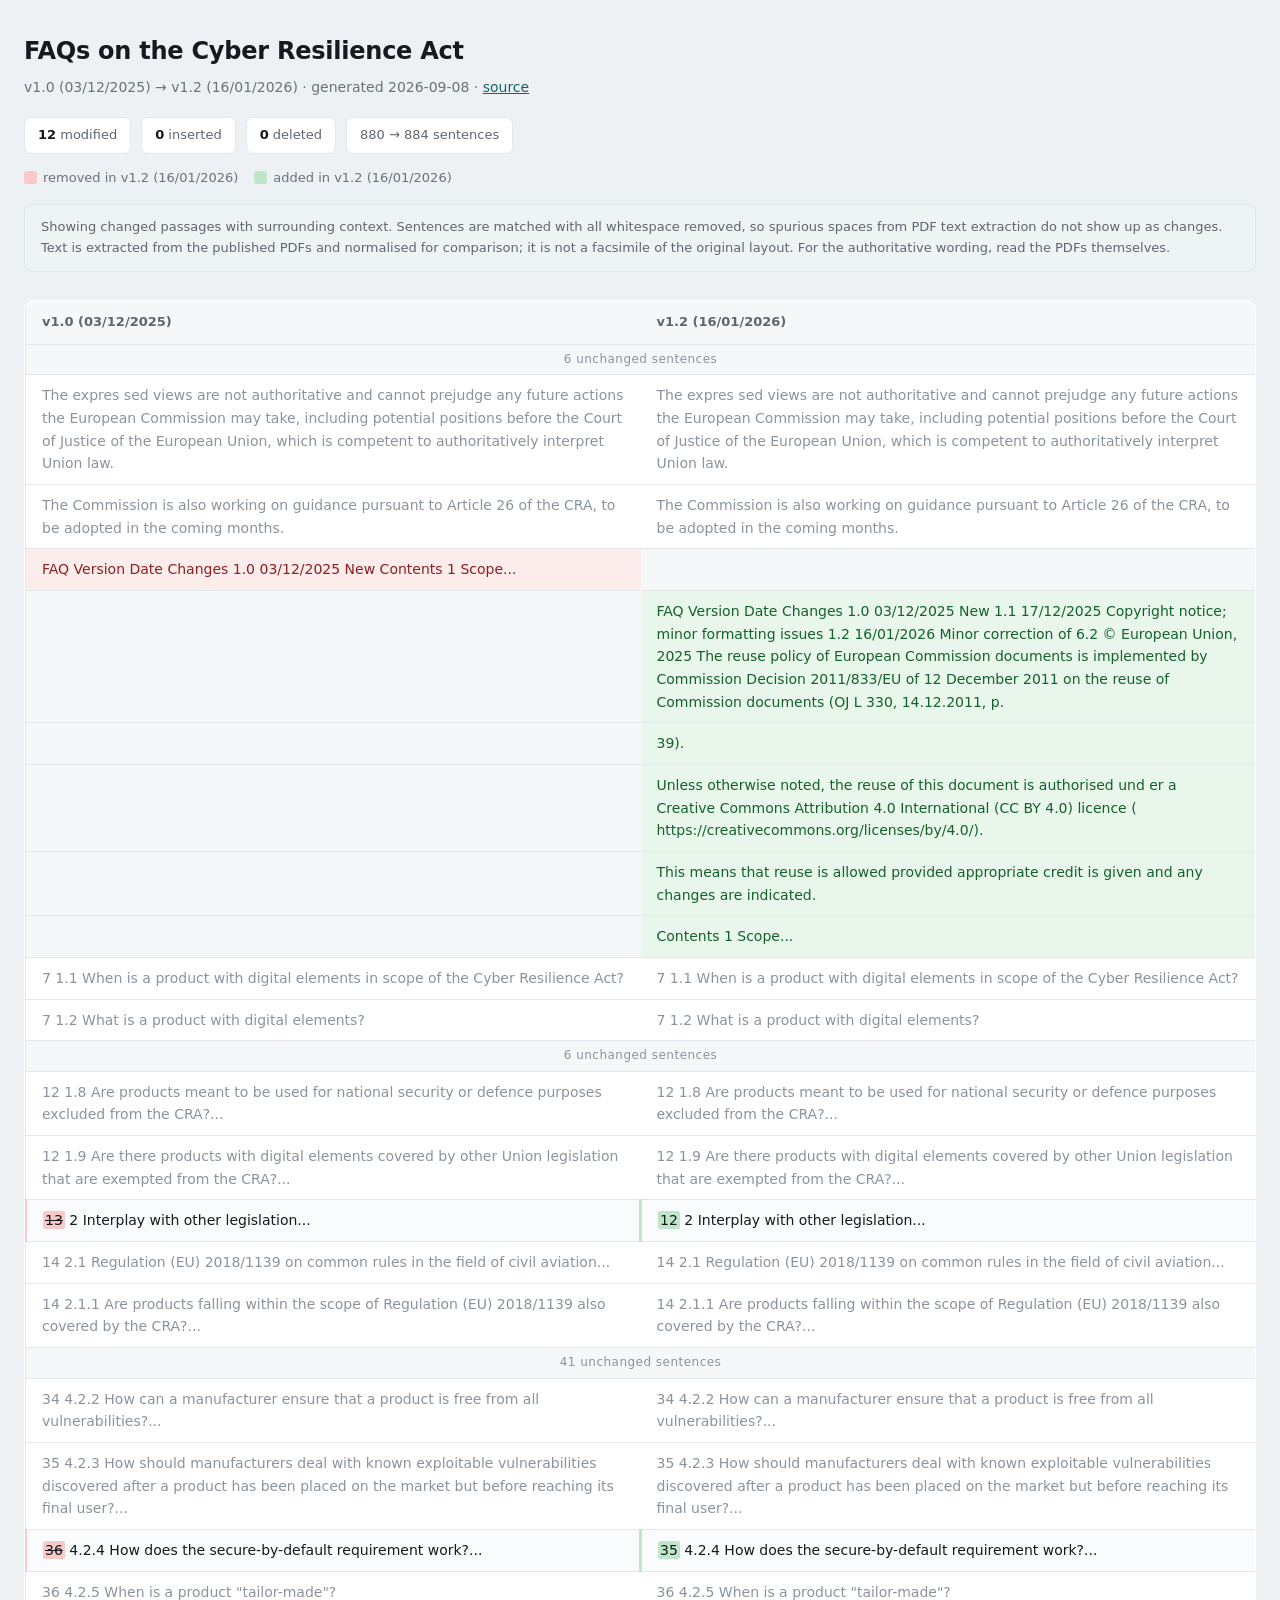
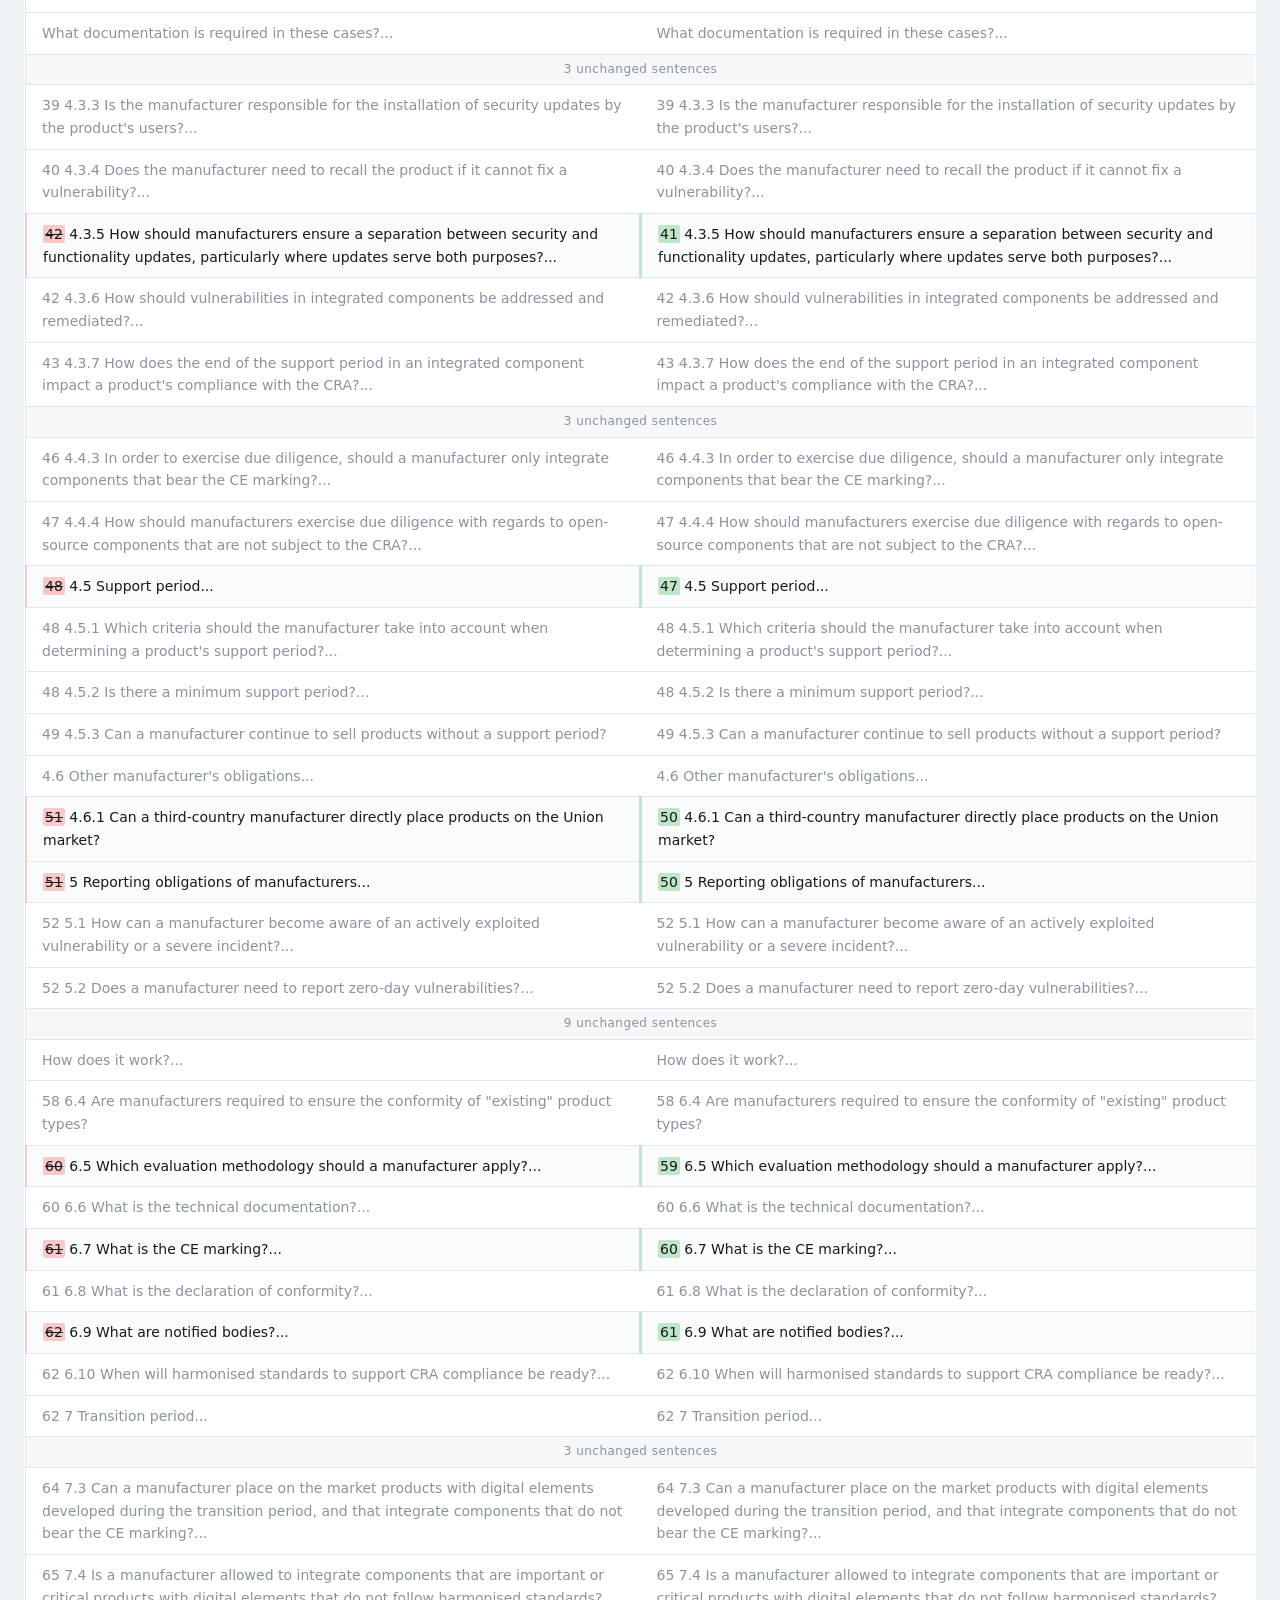
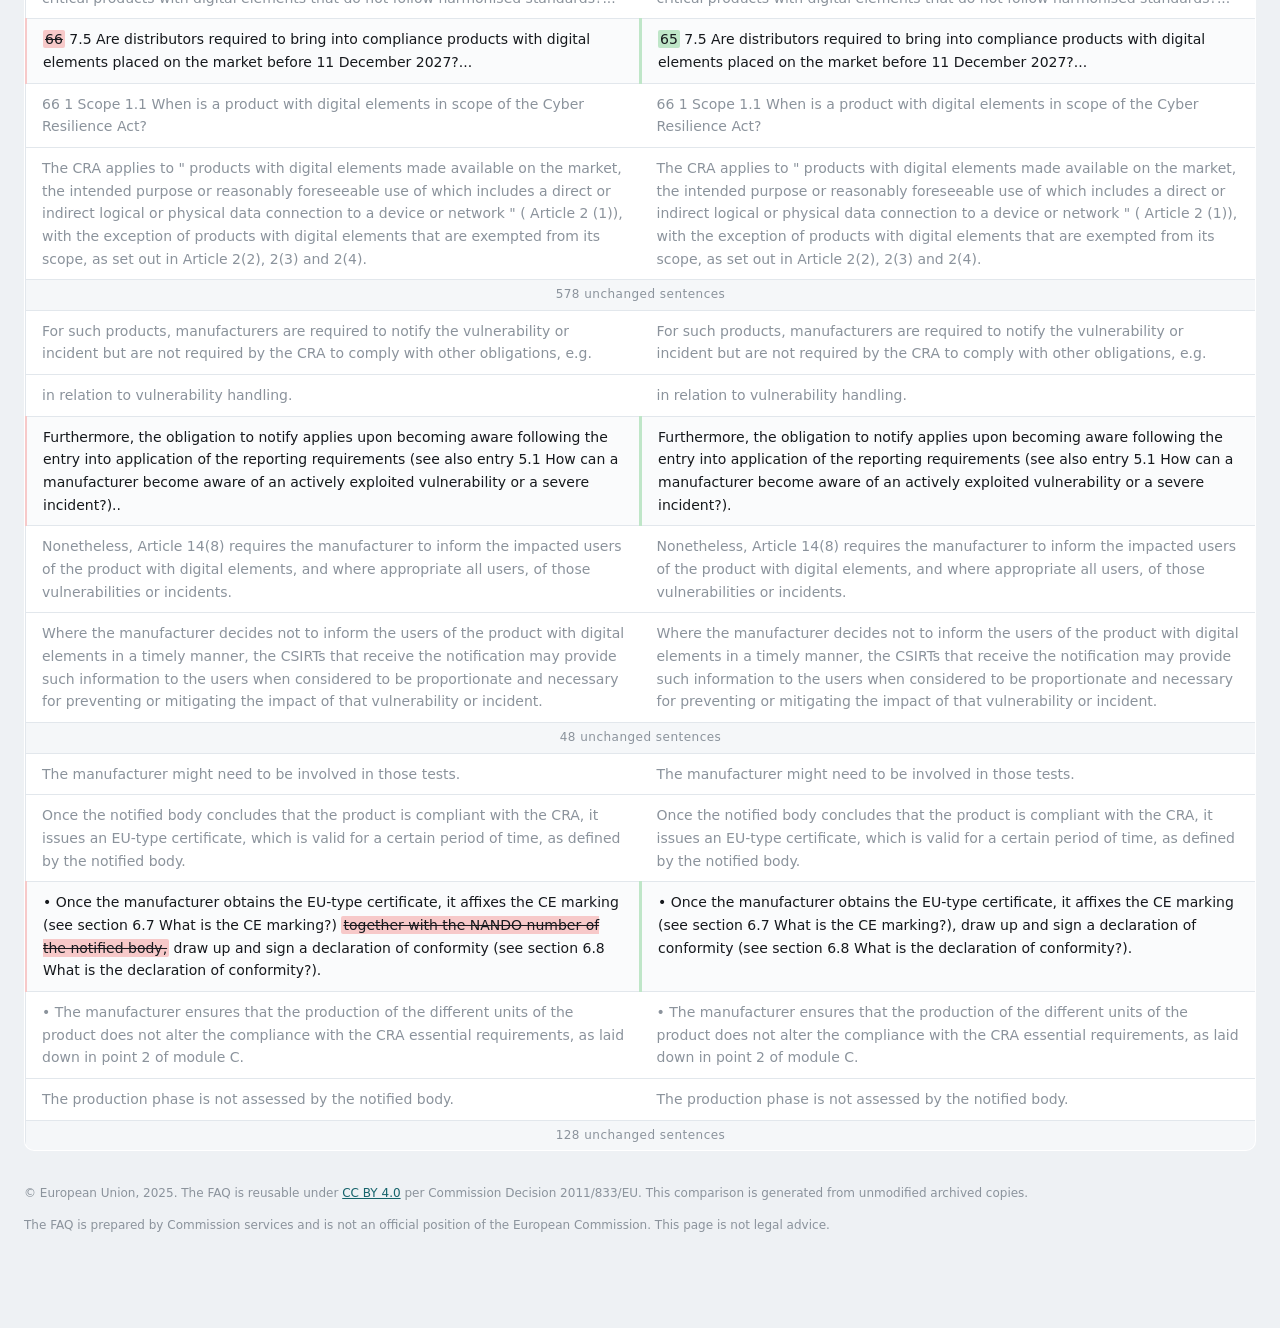
<file: commission-faq/diff/v1.0-v1.2.html>
<!doctype html>
<html lang="en"><head><meta charset="utf-8">
<meta name="viewport" content="width=device-width,initial-scale=1">
<title>CRA FAQ v1.0 (03/12/2025) → v1.2 (16/01/2026)</title>
<style>
:root{
  --bg:#eef1f4; --card:#ffffff; --card-alt:#f5f7f9; --hairline:#e2e7ec;
  --ink:#16191d; --body:#5e666f; --muted:#6b727b; --faint:#8b939c;
  --accent:#16636b; --accent-tint:#eef4f4;
  --chg-bg:#fafbfc; --chg-rule:#d8dee4;
  --del-bg:#fdecec; --del-mark:#f7c9c9; --del-ink:#8a2020;
  --ins-bg:#e9f6ec; --ins-mark:#bfe6c8; --ins-ink:#14612c;
}
@media (prefers-color-scheme:dark){
  :root{
    --bg:#14171a; --card:#1c2024; --card-alt:#20252a; --hairline:#2c3238;
    --ink:#e8ecef; --body:#aab3bc; --muted:#98a1aa; --faint:#79828b;
    --accent:#5fb3ba; --accent-tint:#18292b;
    --chg-bg:#1f242a; --chg-rule:#39414a;
    --del-bg:#2e1a1a; --del-mark:#5e2a2a; --del-ink:#f0a9a9;
    --ins-bg:#16281c; --ins-mark:#28532f; --ins-ink:#9adcaa;
  }
}
*{box-sizing:border-box}
body{margin:0;background:var(--bg);color:var(--ink);
  font:15px/1.6 'IBM Plex Sans',system-ui,-apple-system,sans-serif;}
.wrap{max-width:1400px;margin:0 auto;padding:32px 24px 80px}
header{margin-bottom:28px}
h1{font-size:24px;font-weight:600;margin:0 0 6px;letter-spacing:-.01em}
.sub{color:var(--muted);font-size:14px;margin:0 0 18px}
.sub a{color:var(--accent)}
.stats{display:flex;flex-wrap:wrap;gap:10px;margin:0 0 8px;padding:0;list-style:none}
.stats li{background:var(--card);border:1px solid var(--hairline);border-radius:7px;
  padding:7px 13px;font-size:13px;color:var(--body)}
.stats b{color:var(--ink);font-weight:600}
.note{background:var(--accent-tint);border:1px solid var(--hairline);border-radius:8px;
  padding:12px 16px;font-size:13px;color:var(--body);margin:16px 0 0}
.legend{display:flex;gap:16px;flex-wrap:wrap;font-size:13px;color:var(--muted);margin:14px 0 0}
.legend span{display:inline-flex;align-items:center;gap:6px}
.swatch{width:13px;height:13px;border-radius:3px;display:inline-block}
.swatch.del{background:var(--del-mark)} .swatch.ins{background:var(--ins-mark)}
table{width:100%;border-collapse:collapse;margin-top:24px;background:var(--card);
  border:1px solid var(--hairline);border-radius:10px;overflow:hidden;table-layout:fixed}
thead th{background:var(--card-alt);border-bottom:1px solid var(--hairline);
  padding:11px 16px;text-align:left;font-size:13px;font-weight:600;color:var(--body);width:50%}
td{padding:9px 16px;vertical-align:top;border-bottom:1px solid var(--hairline);
  font-size:14px;line-height:1.62;word-wrap:break-word;overflow-wrap:break-word}
tr:last-child td{border-bottom:none}
td.ctx{color:var(--faint);background:transparent}
td.del{background:var(--del-bg);color:var(--del-ink)}
td.ins{background:var(--ins-bg);color:var(--ins-ink)}
td.chg{background:var(--chg-bg);border-left:3px solid var(--chg-rule)}
td.chg.l{border-left-color:var(--del-mark)} td.chg.r{border-left-color:var(--ins-mark)}
td.empty{background:var(--card-alt)}
mark.del{background:var(--del-mark);color:inherit;padding:1px 2px;border-radius:2px;
  text-decoration:line-through;text-decoration-thickness:1px}
mark.ins{background:var(--ins-mark);color:inherit;padding:1px 2px;border-radius:2px}
tr.gap td{background:var(--card-alt);color:var(--faint);font-size:12px;text-align:center;
  padding:5px;letter-spacing:.04em}
footer{margin-top:32px;color:var(--faint);font-size:12px;line-height:1.7}
footer a{color:var(--accent)}
@media (max-width:820px){
  thead{display:none}
  table,tbody,tr,td{display:block;width:100%}
  td.empty{display:none}
  tr{border-bottom:1px solid var(--hairline)}
  td{border-bottom:none}
}
</style></head><body><div class="wrap">
<header>
<h1>FAQs on the Cyber Resilience Act</h1>
<p class="sub">v1.0 (03/12/2025) &rarr; v1.2 (16/01/2026) &middot;
generated 2026-09-08 &middot;
<a href="https://digital-strategy.ec.europa.eu/en/library/cyber-resilience-act-implementation-frequently-asked-questions">source</a></p>
<ul class="stats">
<li><b>12</b> modified</li>
<li><b>0</b> inserted</li>
<li><b>0</b> deleted</li>
<li>880 &rarr; 884 sentences</li>
</ul>
<div class="legend">
<span><i class="swatch del"></i> removed in v1.2 (16/01/2026)</span>
<span><i class="swatch ins"></i> added in v1.2 (16/01/2026)</span>
</div>
<p class="note">Showing changed passages with surrounding context. Sentences are matched with all whitespace
removed, so spurious spaces from PDF text extraction do not show up as
changes. Text is extracted from the published PDFs and normalised for
comparison; it is not a facsimile of the original layout. For the authoritative
wording, read the PDFs themselves.</p>
</header>
<table>
<thead><tr><th>v1.0 (03/12/2025)</th><th>v1.2 (16/01/2026)</th></tr></thead>
<tbody>
<tr class="gap"><td colspan="2">6 unchanged sentences</td></tr>
<tr><td class="ctx">The expres sed views are not authoritative and cannot prejudge any future actions the European Commission may take, including potential positions before the Court of Justice of the European Union, which is competent to authoritatively interpret Union law.</td><td class="ctx">The expres sed views are not authoritative and cannot prejudge any future actions the European Commission may take, including potential positions before the Court of Justice of the European Union, which is competent to authoritatively interpret Union law.</td></tr>
<tr><td class="ctx">The Commission is also working on guidance pursuant to Article 26 of the CRA, to be adopted in the coming months.</td><td class="ctx">The Commission is also working on guidance pursuant to Article 26 of the CRA, to be adopted in the coming months.</td></tr>
<tr><td class="del">FAQ Version Date Changes 1.0 03/12/2025 New Contents 1 Scope...</td><td class="empty"></td></tr>
<tr><td class="empty"></td><td class="ins">FAQ Version Date Changes 1.0 03/12/2025 New 1.1 17/12/2025 Copyright notice; minor formatting issues 1.2 16/01/2026 Minor correction of 6.2 © European Union, 2025 The reuse policy of European Commission documents is implemented by Commission Decision 2011/833/EU of 12 December 2011 on the reuse of Commission documents (OJ L 330, 14.12.2011, p.</td></tr>
<tr><td class="empty"></td><td class="ins">39).</td></tr>
<tr><td class="empty"></td><td class="ins">Unless otherwise noted, the reuse of this document is authorised und er a Creative Commons Attribution 4.0 International (CC BY 4.0) licence ( https://creativecommons.org/licenses/by/4.0/).</td></tr>
<tr><td class="empty"></td><td class="ins">This means that reuse is allowed provided appropriate credit is given and any changes are indicated.</td></tr>
<tr><td class="empty"></td><td class="ins">Contents 1 Scope...</td></tr>
<tr><td class="ctx">7 1.1 When is a product with digital elements in scope of the Cyber Resilience Act?</td><td class="ctx">7 1.1 When is a product with digital elements in scope of the Cyber Resilience Act?</td></tr>
<tr><td class="ctx">7 1.2 What is a product with digital elements?</td><td class="ctx">7 1.2 What is a product with digital elements?</td></tr>
<tr class="gap"><td colspan="2">6 unchanged sentences</td></tr>
<tr><td class="ctx">12 1.8 Are products meant to be used for national security or defence purposes excluded from the CRA?...</td><td class="ctx">12 1.8 Are products meant to be used for national security or defence purposes excluded from the CRA?...</td></tr>
<tr><td class="ctx">12 1.9 Are there products with digital elements covered by other Union legislation that are exempted from the CRA?...</td><td class="ctx">12 1.9 Are there products with digital elements covered by other Union legislation that are exempted from the CRA?...</td></tr>
<tr><td class="chg l"><mark class="del">13</mark> 2 Interplay with other legislation...</td><td class="chg r"><mark class="ins">12</mark> 2 Interplay with other legislation...</td></tr>
<tr><td class="ctx">14 2.1 Regulation (EU) 2018/1139 on common rules in the field of civil aviation...</td><td class="ctx">14 2.1 Regulation (EU) 2018/1139 on common rules in the field of civil aviation...</td></tr>
<tr><td class="ctx">14 2.1.1 Are products falling within the scope of Regulation (EU) 2018/1139 also covered by the CRA?...</td><td class="ctx">14 2.1.1 Are products falling within the scope of Regulation (EU) 2018/1139 also covered by the CRA?...</td></tr>
<tr class="gap"><td colspan="2">41 unchanged sentences</td></tr>
<tr><td class="ctx">34 4.2.2 How can a manufacturer ensure that a product is free from all vulnerabilities?...</td><td class="ctx">34 4.2.2 How can a manufacturer ensure that a product is free from all vulnerabilities?...</td></tr>
<tr><td class="ctx">35 4.2.3 How should manufacturers deal with known exploitable vulnerabilities discovered after a product has been placed on the market but before reaching its final user?...</td><td class="ctx">35 4.2.3 How should manufacturers deal with known exploitable vulnerabilities discovered after a product has been placed on the market but before reaching its final user?...</td></tr>
<tr><td class="chg l"><mark class="del">36</mark> 4.2.4 How does the secure-by-default requirement work?...</td><td class="chg r"><mark class="ins">35</mark> 4.2.4 How does the secure-by-default requirement work?...</td></tr>
<tr><td class="ctx">36 4.2.5 When is a product &quot;tailor-made&quot;?</td><td class="ctx">36 4.2.5 When is a product &quot;tailor-made&quot;?</td></tr>
<tr><td class="ctx">What documentation is required in these cases?...</td><td class="ctx">What documentation is required in these cases?...</td></tr>
<tr class="gap"><td colspan="2">3 unchanged sentences</td></tr>
<tr><td class="ctx">39 4.3.3 Is the manufacturer responsible for the installation of security updates by the product&#x27;s users?...</td><td class="ctx">39 4.3.3 Is the manufacturer responsible for the installation of security updates by the product&#x27;s users?...</td></tr>
<tr><td class="ctx">40 4.3.4 Does the manufacturer need to recall the product if it cannot fix a vulnerability?...</td><td class="ctx">40 4.3.4 Does the manufacturer need to recall the product if it cannot fix a vulnerability?...</td></tr>
<tr><td class="chg l"><mark class="del">42</mark> 4.3.5 How should manufacturers ensure a separation between security and functionality updates, particularly where updates serve both purposes?...</td><td class="chg r"><mark class="ins">41</mark> 4.3.5 How should manufacturers ensure a separation between security and functionality updates, particularly where updates serve both purposes?...</td></tr>
<tr><td class="ctx">42 4.3.6 How should vulnerabilities in integrated components be addressed and remediated?...</td><td class="ctx">42 4.3.6 How should vulnerabilities in integrated components be addressed and remediated?...</td></tr>
<tr><td class="ctx">43 4.3.7 How does the end of the support period in an integrated component impact a product&#x27;s compliance with the CRA?...</td><td class="ctx">43 4.3.7 How does the end of the support period in an integrated component impact a product&#x27;s compliance with the CRA?...</td></tr>
<tr class="gap"><td colspan="2">3 unchanged sentences</td></tr>
<tr><td class="ctx">46 4.4.3 In order to exercise due diligence, should a manufacturer only integrate components that bear the CE marking?...</td><td class="ctx">46 4.4.3 In order to exercise due diligence, should a manufacturer only integrate components that bear the CE marking?...</td></tr>
<tr><td class="ctx">47 4.4.4 How should manufacturers exercise due diligence with regards to open- source components that are not subject to the CRA?...</td><td class="ctx">47 4.4.4 How should manufacturers exercise due diligence with regards to open- source components that are not subject to the CRA?...</td></tr>
<tr><td class="chg l"><mark class="del">48</mark> 4.5 Support period...</td><td class="chg r"><mark class="ins">47</mark> 4.5 Support period...</td></tr>
<tr><td class="ctx">48 4.5.1 Which criteria should the manufacturer take into account when determining a product&#x27;s support period?...</td><td class="ctx">48 4.5.1 Which criteria should the manufacturer take into account when determining a product&#x27;s support period?...</td></tr>
<tr><td class="ctx">48 4.5.2 Is there a minimum support period?...</td><td class="ctx">48 4.5.2 Is there a minimum support period?...</td></tr>
<tr><td class="ctx">49 4.5.3 Can a manufacturer continue to sell products without a support period?</td><td class="ctx">49 4.5.3 Can a manufacturer continue to sell products without a support period?</td></tr>
<tr><td class="ctx">4.6 Other manufacturer&#x27;s obligations...</td><td class="ctx">4.6 Other manufacturer&#x27;s obligations...</td></tr>
<tr><td class="chg l"><mark class="del">51</mark> 4.6.1 Can a third-country manufacturer directly place products on the Union market?</td><td class="chg r"><mark class="ins">50</mark> 4.6.1 Can a third-country manufacturer directly place products on the Union market?</td></tr>
<tr><td class="chg l"><mark class="del">51</mark> 5 Reporting obligations of manufacturers...</td><td class="chg r"><mark class="ins">50</mark> 5 Reporting obligations of manufacturers...</td></tr>
<tr><td class="ctx">52 5.1 How can a manufacturer become aware of an actively exploited vulnerability or a severe incident?...</td><td class="ctx">52 5.1 How can a manufacturer become aware of an actively exploited vulnerability or a severe incident?...</td></tr>
<tr><td class="ctx">52 5.2 Does a manufacturer need to report zero-day vulnerabilities?...</td><td class="ctx">52 5.2 Does a manufacturer need to report zero-day vulnerabilities?...</td></tr>
<tr class="gap"><td colspan="2">9 unchanged sentences</td></tr>
<tr><td class="ctx">How does it work?...</td><td class="ctx">How does it work?...</td></tr>
<tr><td class="ctx">58 6.4 Are manufacturers required to ensure the conformity of &quot;existing&quot; product types?</td><td class="ctx">58 6.4 Are manufacturers required to ensure the conformity of &quot;existing&quot; product types?</td></tr>
<tr><td class="chg l"><mark class="del">60</mark> 6.5 Which evaluation methodology should a manufacturer apply?...</td><td class="chg r"><mark class="ins">59</mark> 6.5 Which evaluation methodology should a manufacturer apply?...</td></tr>
<tr><td class="ctx">60 6.6 What is the technical documentation?...</td><td class="ctx">60 6.6 What is the technical documentation?...</td></tr>
<tr><td class="chg l"><mark class="del">61</mark> 6.7 What is the CE marking?...</td><td class="chg r"><mark class="ins">60</mark> 6.7 What is the CE marking?...</td></tr>
<tr><td class="ctx">61 6.8 What is the declaration of conformity?...</td><td class="ctx">61 6.8 What is the declaration of conformity?...</td></tr>
<tr><td class="chg l"><mark class="del">62</mark> 6.9 What are notified bodies?...</td><td class="chg r"><mark class="ins">61</mark> 6.9 What are notified bodies?...</td></tr>
<tr><td class="ctx">62 6.10 When will harmonised standards to support CRA compliance be ready?...</td><td class="ctx">62 6.10 When will harmonised standards to support CRA compliance be ready?...</td></tr>
<tr><td class="ctx">62 7 Transition period...</td><td class="ctx">62 7 Transition period...</td></tr>
<tr class="gap"><td colspan="2">3 unchanged sentences</td></tr>
<tr><td class="ctx">64 7.3 Can a manufacturer place on the market products with digital elements developed during the transition period, and that integrate components that do not bear the CE marking?...</td><td class="ctx">64 7.3 Can a manufacturer place on the market products with digital elements developed during the transition period, and that integrate components that do not bear the CE marking?...</td></tr>
<tr><td class="ctx">65 7.4 Is a manufacturer allowed to integrate components that are important or critical products with digital elements that do not follow harmonised standards?...</td><td class="ctx">65 7.4 Is a manufacturer allowed to integrate components that are important or critical products with digital elements that do not follow harmonised standards?...</td></tr>
<tr><td class="chg l"><mark class="del">66</mark> 7.5 Are distributors required to bring into compliance products with digital elements placed on the market before 11 December 2027?...</td><td class="chg r"><mark class="ins">65</mark> 7.5 Are distributors required to bring into compliance products with digital elements placed on the market before 11 December 2027?...</td></tr>
<tr><td class="ctx">66 1 Scope 1.1 When is a product with digital elements in scope of the Cyber Resilience Act?</td><td class="ctx">66 1 Scope 1.1 When is a product with digital elements in scope of the Cyber Resilience Act?</td></tr>
<tr><td class="ctx">The CRA applies to &quot; products with digital elements made available on the market, the intended purpose or reasonably foreseeable use of which includes a direct or indirect logical or physical data connection to a device or network &quot; ( Article 2 (1)), with the exception of products with digital elements that are exempted from its scope, as set out in Article 2(2), 2(3) and 2(4).</td><td class="ctx">The CRA applies to &quot; products with digital elements made available on the market, the intended purpose or reasonably foreseeable use of which includes a direct or indirect logical or physical data connection to a device or network &quot; ( Article 2 (1)), with the exception of products with digital elements that are exempted from its scope, as set out in Article 2(2), 2(3) and 2(4).</td></tr>
<tr class="gap"><td colspan="2">578 unchanged sentences</td></tr>
<tr><td class="ctx">For such products, manufacturers are required to notify the vulnerability or incident but are not required by the CRA to comply with other obligations, e.g.</td><td class="ctx">For such products, manufacturers are required to notify the vulnerability or incident but are not required by the CRA to comply with other obligations, e.g.</td></tr>
<tr><td class="ctx">in relation to vulnerability handling.</td><td class="ctx">in relation to vulnerability handling.</td></tr>
<tr><td class="chg l">Furthermore, the obligation to notify applies upon becoming aware following the entry into application of the reporting requirements (see also entry 5.1 How can a manufacturer become aware of an actively exploited vulnerability or a severe incident?)..</td><td class="chg r">Furthermore, the obligation to notify applies upon becoming aware following the entry into application of the reporting requirements (see also entry 5.1 How can a manufacturer become aware of an actively exploited vulnerability or a severe incident?).</td></tr>
<tr><td class="ctx">Nonetheless, Article 14(8) requires the manufacturer to inform the impacted users of the product with digital elements, and where appropriate all users, of those vulnerabilities or incidents.</td><td class="ctx">Nonetheless, Article 14(8) requires the manufacturer to inform the impacted users of the product with digital elements, and where appropriate all users, of those vulnerabilities or incidents.</td></tr>
<tr><td class="ctx">Where the manufacturer decides not to inform the users of the product with digital elements in a timely manner, the CSIRTs that receive the notification may provide such information to the users when considered to be proportionate and necessary for preventing or mitigating the impact of that vulnerability or incident.</td><td class="ctx">Where the manufacturer decides not to inform the users of the product with digital elements in a timely manner, the CSIRTs that receive the notification may provide such information to the users when considered to be proportionate and necessary for preventing or mitigating the impact of that vulnerability or incident.</td></tr>
<tr class="gap"><td colspan="2">48 unchanged sentences</td></tr>
<tr><td class="ctx">The manufacturer might need to be involved in those tests.</td><td class="ctx">The manufacturer might need to be involved in those tests.</td></tr>
<tr><td class="ctx">Once the notified body concludes that the product is compliant with the CRA, it issues an EU-type certificate, which is valid for a certain period of time, as defined by the notified body.</td><td class="ctx">Once the notified body concludes that the product is compliant with the CRA, it issues an EU-type certificate, which is valid for a certain period of time, as defined by the notified body.</td></tr>
<tr><td class="chg l">• Once the manufacturer obtains the EU-type certificate, it affixes the CE marking (see section 6.7 What is the CE marking?) <mark class="del">together with the NANDO number of the notified body,</mark> draw up and sign a declaration of conformity (see section 6.8 What is the declaration of conformity?).</td><td class="chg r">• Once the manufacturer obtains the EU-type certificate, it affixes the CE marking (see section 6.7 What is the CE marking?), draw up and sign a declaration of conformity (see section 6.8 What is the declaration of conformity?).</td></tr>
<tr><td class="ctx">• The manufacturer ensures that the production of the different units of the product does not alter the compliance with the CRA essential requirements, as laid down in point 2 of module C.</td><td class="ctx">• The manufacturer ensures that the production of the different units of the product does not alter the compliance with the CRA essential requirements, as laid down in point 2 of module C.</td></tr>
<tr><td class="ctx">The production phase is not assessed by the notified body.</td><td class="ctx">The production phase is not assessed by the notified body.</td></tr>
<tr class="gap"><td colspan="2">128 unchanged sentences</td></tr>
</tbody></table>
<footer>
<p>&copy; European Union, 2025. The FAQ is reusable under
<a href="https://creativecommons.org/licenses/by/4.0/">CC BY 4.0</a> per Commission
Decision 2011/833/EU. This comparison is generated from unmodified archived copies.</p>
<p>The FAQ is prepared by Commission services and is not an official position of the
European Commission. This page is not legal advice.</p>
</footer>
</div></body></html>
</file>
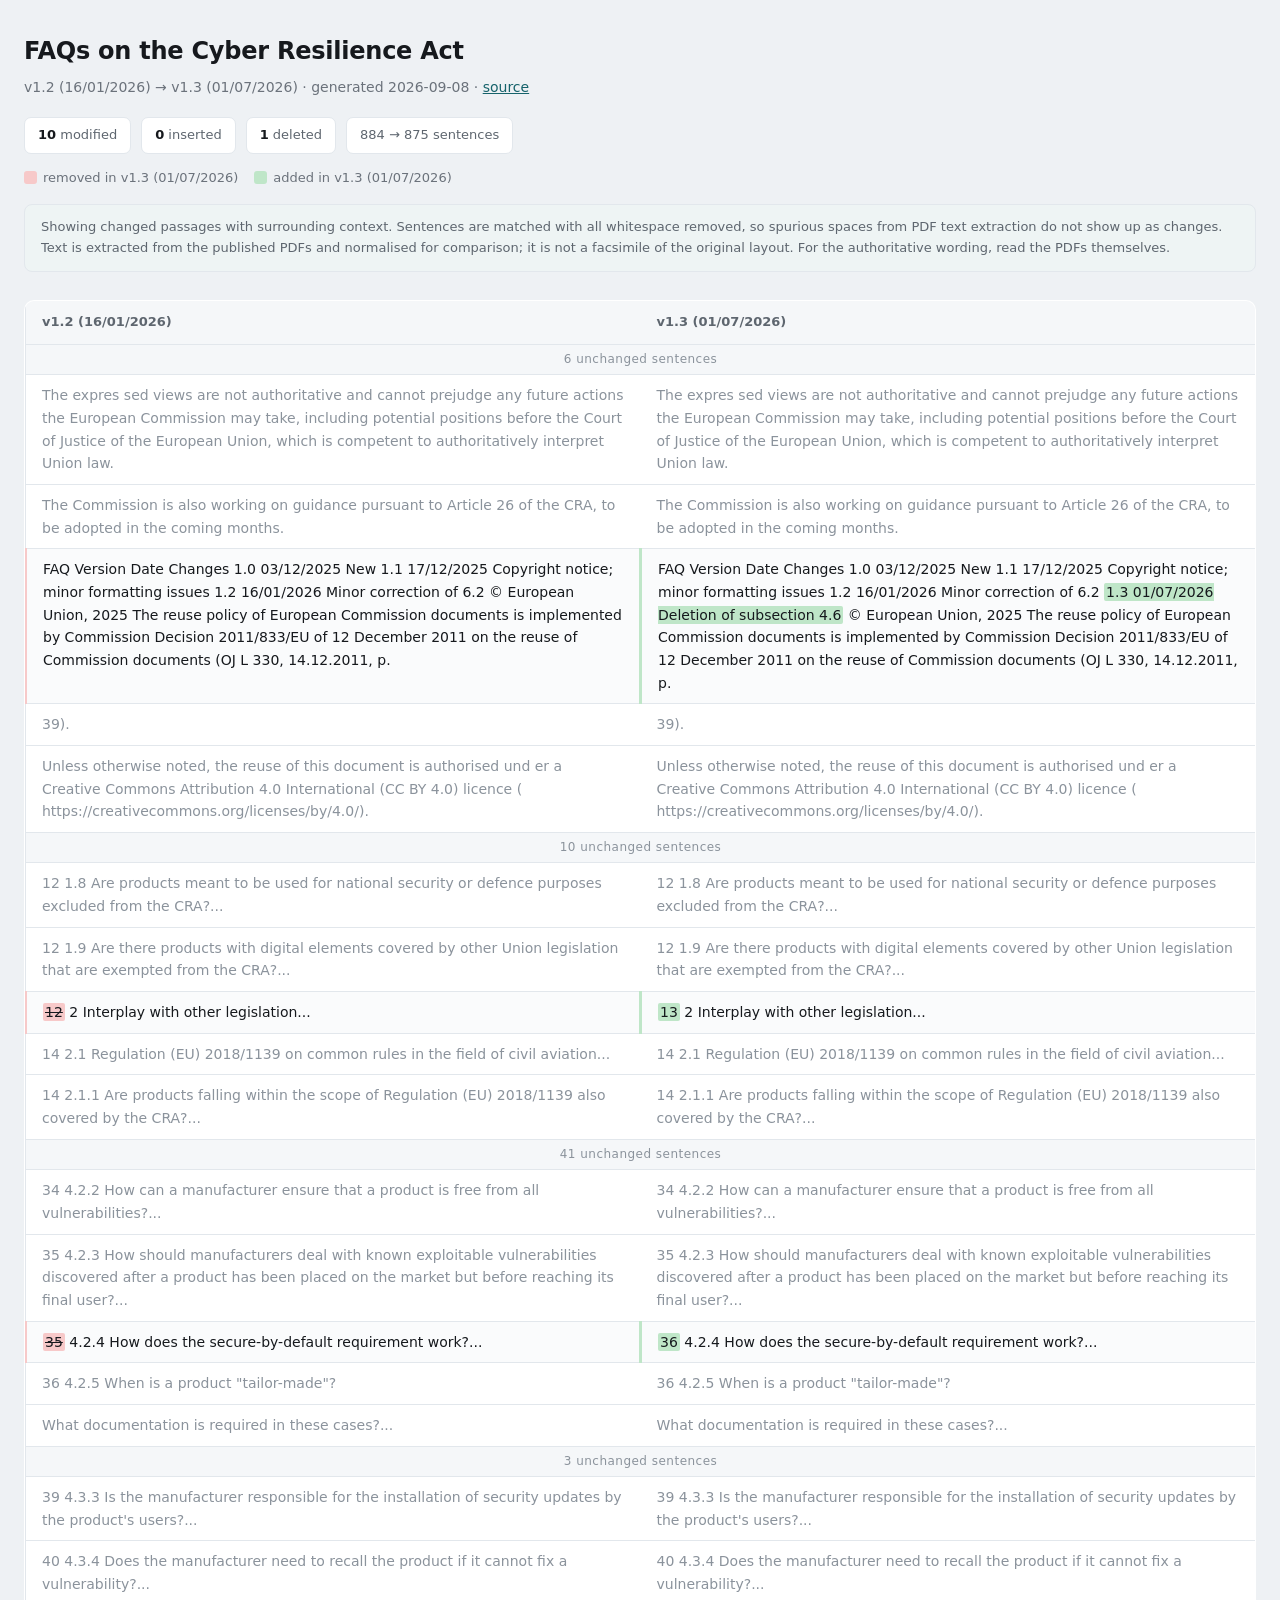
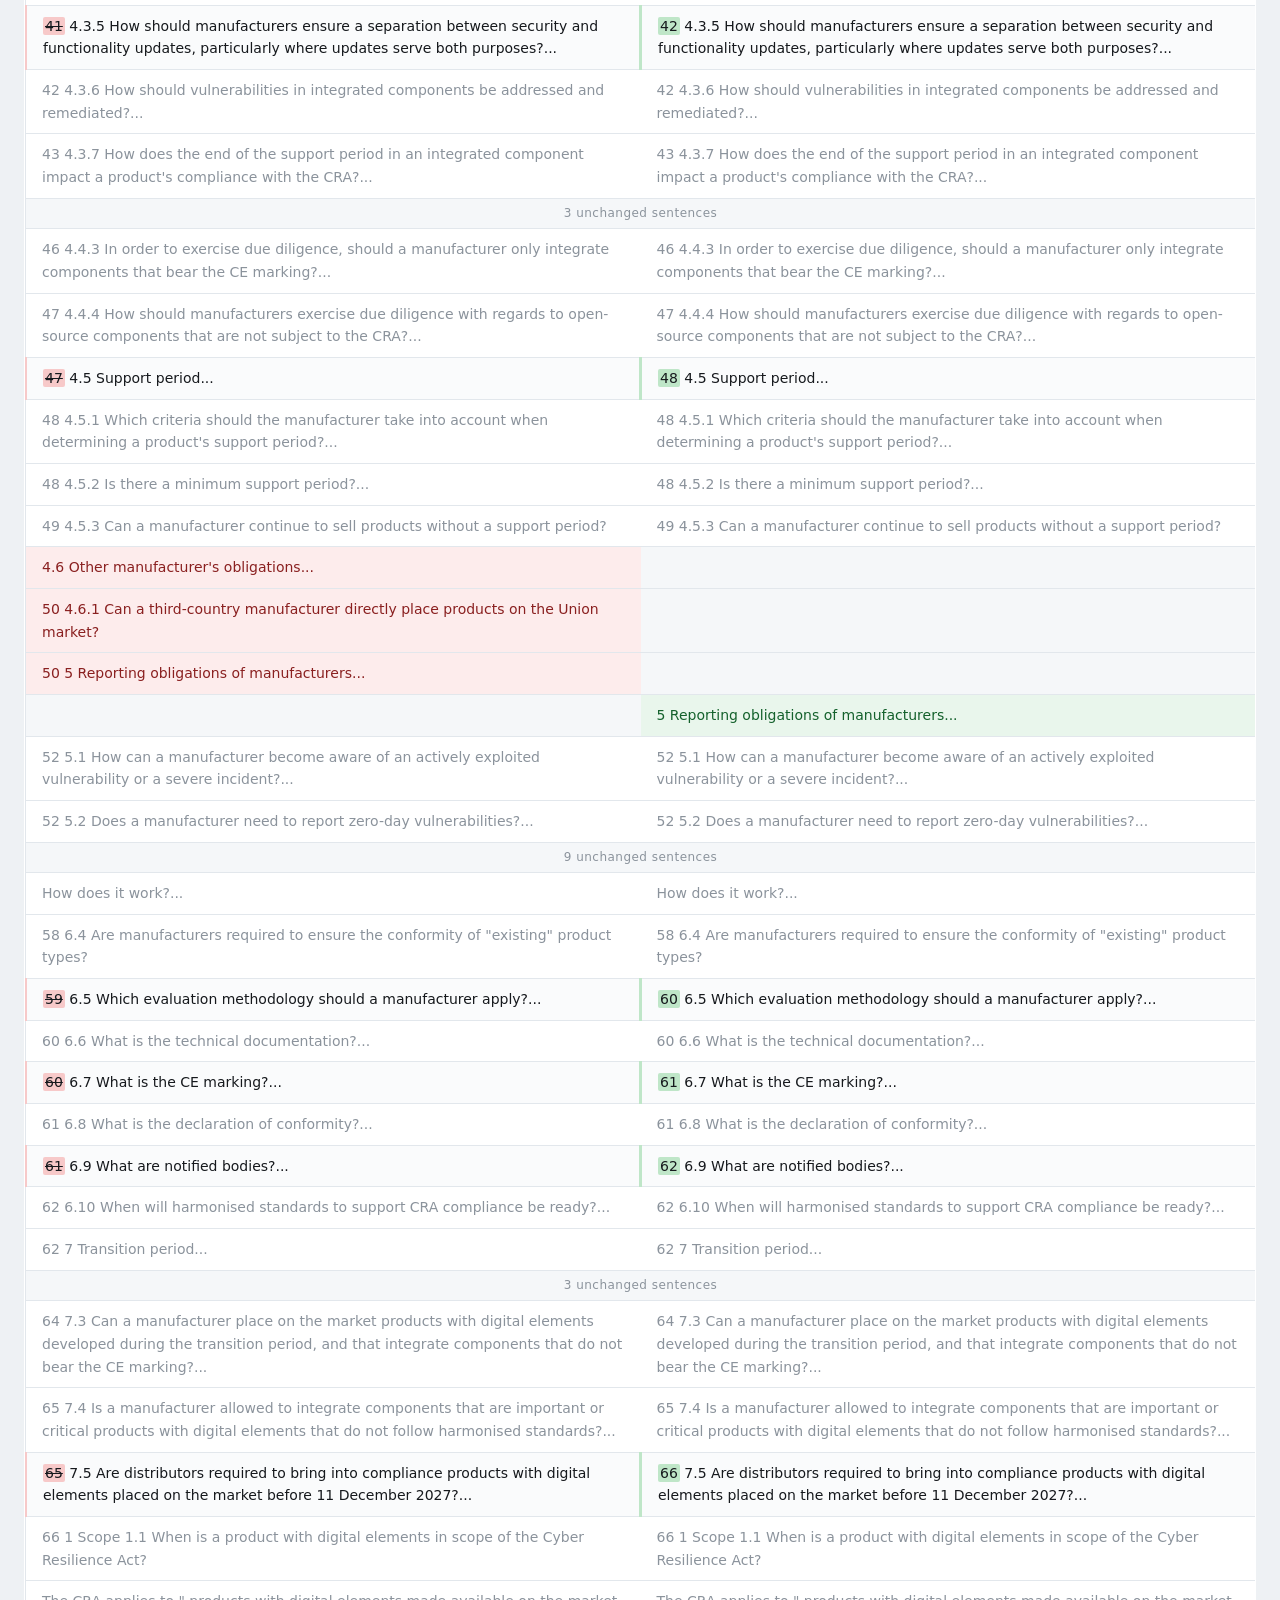
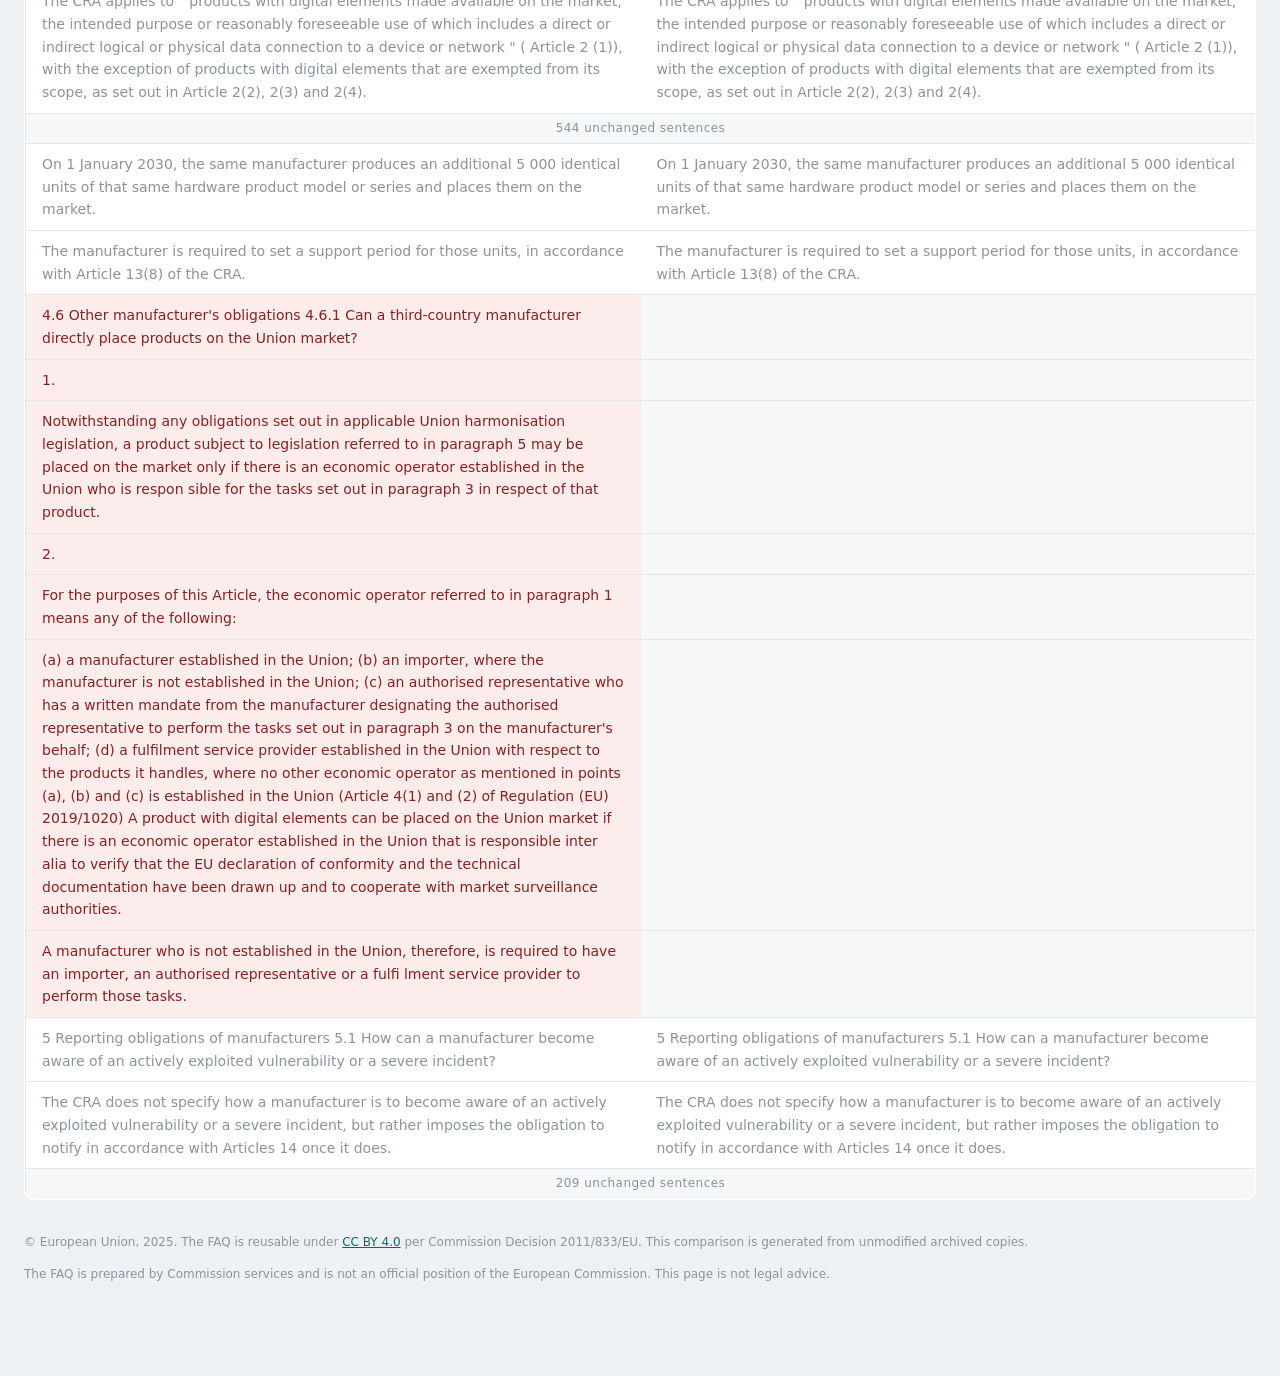
<file: commission-faq/diff/v1.2-v1.3.html>
<!doctype html>
<html lang="en"><head><meta charset="utf-8">
<meta name="viewport" content="width=device-width,initial-scale=1">
<title>CRA FAQ v1.2 (16/01/2026) → v1.3 (01/07/2026)</title>
<style>
:root{
  --bg:#eef1f4; --card:#ffffff; --card-alt:#f5f7f9; --hairline:#e2e7ec;
  --ink:#16191d; --body:#5e666f; --muted:#6b727b; --faint:#8b939c;
  --accent:#16636b; --accent-tint:#eef4f4;
  --chg-bg:#fafbfc; --chg-rule:#d8dee4;
  --del-bg:#fdecec; --del-mark:#f7c9c9; --del-ink:#8a2020;
  --ins-bg:#e9f6ec; --ins-mark:#bfe6c8; --ins-ink:#14612c;
}
@media (prefers-color-scheme:dark){
  :root{
    --bg:#14171a; --card:#1c2024; --card-alt:#20252a; --hairline:#2c3238;
    --ink:#e8ecef; --body:#aab3bc; --muted:#98a1aa; --faint:#79828b;
    --accent:#5fb3ba; --accent-tint:#18292b;
    --chg-bg:#1f242a; --chg-rule:#39414a;
    --del-bg:#2e1a1a; --del-mark:#5e2a2a; --del-ink:#f0a9a9;
    --ins-bg:#16281c; --ins-mark:#28532f; --ins-ink:#9adcaa;
  }
}
*{box-sizing:border-box}
body{margin:0;background:var(--bg);color:var(--ink);
  font:15px/1.6 'IBM Plex Sans',system-ui,-apple-system,sans-serif;}
.wrap{max-width:1400px;margin:0 auto;padding:32px 24px 80px}
header{margin-bottom:28px}
h1{font-size:24px;font-weight:600;margin:0 0 6px;letter-spacing:-.01em}
.sub{color:var(--muted);font-size:14px;margin:0 0 18px}
.sub a{color:var(--accent)}
.stats{display:flex;flex-wrap:wrap;gap:10px;margin:0 0 8px;padding:0;list-style:none}
.stats li{background:var(--card);border:1px solid var(--hairline);border-radius:7px;
  padding:7px 13px;font-size:13px;color:var(--body)}
.stats b{color:var(--ink);font-weight:600}
.note{background:var(--accent-tint);border:1px solid var(--hairline);border-radius:8px;
  padding:12px 16px;font-size:13px;color:var(--body);margin:16px 0 0}
.legend{display:flex;gap:16px;flex-wrap:wrap;font-size:13px;color:var(--muted);margin:14px 0 0}
.legend span{display:inline-flex;align-items:center;gap:6px}
.swatch{width:13px;height:13px;border-radius:3px;display:inline-block}
.swatch.del{background:var(--del-mark)} .swatch.ins{background:var(--ins-mark)}
table{width:100%;border-collapse:collapse;margin-top:24px;background:var(--card);
  border:1px solid var(--hairline);border-radius:10px;overflow:hidden;table-layout:fixed}
thead th{background:var(--card-alt);border-bottom:1px solid var(--hairline);
  padding:11px 16px;text-align:left;font-size:13px;font-weight:600;color:var(--body);width:50%}
td{padding:9px 16px;vertical-align:top;border-bottom:1px solid var(--hairline);
  font-size:14px;line-height:1.62;word-wrap:break-word;overflow-wrap:break-word}
tr:last-child td{border-bottom:none}
td.ctx{color:var(--faint);background:transparent}
td.del{background:var(--del-bg);color:var(--del-ink)}
td.ins{background:var(--ins-bg);color:var(--ins-ink)}
td.chg{background:var(--chg-bg);border-left:3px solid var(--chg-rule)}
td.chg.l{border-left-color:var(--del-mark)} td.chg.r{border-left-color:var(--ins-mark)}
td.empty{background:var(--card-alt)}
mark.del{background:var(--del-mark);color:inherit;padding:1px 2px;border-radius:2px;
  text-decoration:line-through;text-decoration-thickness:1px}
mark.ins{background:var(--ins-mark);color:inherit;padding:1px 2px;border-radius:2px}
tr.gap td{background:var(--card-alt);color:var(--faint);font-size:12px;text-align:center;
  padding:5px;letter-spacing:.04em}
footer{margin-top:32px;color:var(--faint);font-size:12px;line-height:1.7}
footer a{color:var(--accent)}
@media (max-width:820px){
  thead{display:none}
  table,tbody,tr,td{display:block;width:100%}
  td.empty{display:none}
  tr{border-bottom:1px solid var(--hairline)}
  td{border-bottom:none}
}
</style></head><body><div class="wrap">
<header>
<h1>FAQs on the Cyber Resilience Act</h1>
<p class="sub">v1.2 (16/01/2026) &rarr; v1.3 (01/07/2026) &middot;
generated 2026-09-08 &middot;
<a href="https://digital-strategy.ec.europa.eu/en/library/cyber-resilience-act-implementation-frequently-asked-questions">source</a></p>
<ul class="stats">
<li><b>10</b> modified</li>
<li><b>0</b> inserted</li>
<li><b>1</b> deleted</li>
<li>884 &rarr; 875 sentences</li>
</ul>
<div class="legend">
<span><i class="swatch del"></i> removed in v1.3 (01/07/2026)</span>
<span><i class="swatch ins"></i> added in v1.3 (01/07/2026)</span>
</div>
<p class="note">Showing changed passages with surrounding context. Sentences are matched with all whitespace
removed, so spurious spaces from PDF text extraction do not show up as
changes. Text is extracted from the published PDFs and normalised for
comparison; it is not a facsimile of the original layout. For the authoritative
wording, read the PDFs themselves.</p>
</header>
<table>
<thead><tr><th>v1.2 (16/01/2026)</th><th>v1.3 (01/07/2026)</th></tr></thead>
<tbody>
<tr class="gap"><td colspan="2">6 unchanged sentences</td></tr>
<tr><td class="ctx">The expres sed views are not authoritative and cannot prejudge any future actions the European Commission may take, including potential positions before the Court of Justice of the European Union, which is competent to authoritatively interpret Union law.</td><td class="ctx">The expres sed views are not authoritative and cannot prejudge any future actions the European Commission may take, including potential positions before the Court of Justice of the European Union, which is competent to authoritatively interpret Union law.</td></tr>
<tr><td class="ctx">The Commission is also working on guidance pursuant to Article 26 of the CRA, to be adopted in the coming months.</td><td class="ctx">The Commission is also working on guidance pursuant to Article 26 of the CRA, to be adopted in the coming months.</td></tr>
<tr><td class="chg l">FAQ Version Date Changes 1.0 03/12/2025 New 1.1 17/12/2025 Copyright notice; minor formatting issues 1.2 16/01/2026 Minor correction of 6.2 © European Union, 2025 The reuse policy of European Commission documents is implemented by Commission Decision 2011/833/EU of 12 December 2011 on the reuse of Commission documents (OJ L 330, 14.12.2011, p.</td><td class="chg r">FAQ Version Date Changes 1.0 03/12/2025 New 1.1 17/12/2025 Copyright notice; minor formatting issues 1.2 16/01/2026 Minor correction of 6.2 <mark class="ins">1.3 01/07/2026 Deletion of subsection 4.6</mark> © European Union, 2025 The reuse policy of European Commission documents is implemented by Commission Decision 2011/833/EU of 12 December 2011 on the reuse of Commission documents (OJ L 330, 14.12.2011, p.</td></tr>
<tr><td class="ctx">39).</td><td class="ctx">39).</td></tr>
<tr><td class="ctx">Unless otherwise noted, the reuse of this document is authorised und er a Creative Commons Attribution 4.0 International (CC BY 4.0) licence ( https://creativecommons.org/licenses/by/4.0/).</td><td class="ctx">Unless otherwise noted, the reuse of this document is authorised und er a Creative Commons Attribution 4.0 International (CC BY 4.0) licence ( https://creativecommons.org/licenses/by/4.0/).</td></tr>
<tr class="gap"><td colspan="2">10 unchanged sentences</td></tr>
<tr><td class="ctx">12 1.8 Are products meant to be used for national security or defence purposes excluded from the CRA?...</td><td class="ctx">12 1.8 Are products meant to be used for national security or defence purposes excluded from the CRA?...</td></tr>
<tr><td class="ctx">12 1.9 Are there products with digital elements covered by other Union legislation that are exempted from the CRA?...</td><td class="ctx">12 1.9 Are there products with digital elements covered by other Union legislation that are exempted from the CRA?...</td></tr>
<tr><td class="chg l"><mark class="del">12</mark> 2 Interplay with other legislation...</td><td class="chg r"><mark class="ins">13</mark> 2 Interplay with other legislation...</td></tr>
<tr><td class="ctx">14 2.1 Regulation (EU) 2018/1139 on common rules in the field of civil aviation...</td><td class="ctx">14 2.1 Regulation (EU) 2018/1139 on common rules in the field of civil aviation...</td></tr>
<tr><td class="ctx">14 2.1.1 Are products falling within the scope of Regulation (EU) 2018/1139 also covered by the CRA?...</td><td class="ctx">14 2.1.1 Are products falling within the scope of Regulation (EU) 2018/1139 also covered by the CRA?...</td></tr>
<tr class="gap"><td colspan="2">41 unchanged sentences</td></tr>
<tr><td class="ctx">34 4.2.2 How can a manufacturer ensure that a product is free from all vulnerabilities?...</td><td class="ctx">34 4.2.2 How can a manufacturer ensure that a product is free from all vulnerabilities?...</td></tr>
<tr><td class="ctx">35 4.2.3 How should manufacturers deal with known exploitable vulnerabilities discovered after a product has been placed on the market but before reaching its final user?...</td><td class="ctx">35 4.2.3 How should manufacturers deal with known exploitable vulnerabilities discovered after a product has been placed on the market but before reaching its final user?...</td></tr>
<tr><td class="chg l"><mark class="del">35</mark> 4.2.4 How does the secure-by-default requirement work?...</td><td class="chg r"><mark class="ins">36</mark> 4.2.4 How does the secure-by-default requirement work?...</td></tr>
<tr><td class="ctx">36 4.2.5 When is a product &quot;tailor-made&quot;?</td><td class="ctx">36 4.2.5 When is a product &quot;tailor-made&quot;?</td></tr>
<tr><td class="ctx">What documentation is required in these cases?...</td><td class="ctx">What documentation is required in these cases?...</td></tr>
<tr class="gap"><td colspan="2">3 unchanged sentences</td></tr>
<tr><td class="ctx">39 4.3.3 Is the manufacturer responsible for the installation of security updates by the product&#x27;s users?...</td><td class="ctx">39 4.3.3 Is the manufacturer responsible for the installation of security updates by the product&#x27;s users?...</td></tr>
<tr><td class="ctx">40 4.3.4 Does the manufacturer need to recall the product if it cannot fix a vulnerability?...</td><td class="ctx">40 4.3.4 Does the manufacturer need to recall the product if it cannot fix a vulnerability?...</td></tr>
<tr><td class="chg l"><mark class="del">41</mark> 4.3.5 How should manufacturers ensure a separation between security and functionality updates, particularly where updates serve both purposes?...</td><td class="chg r"><mark class="ins">42</mark> 4.3.5 How should manufacturers ensure a separation between security and functionality updates, particularly where updates serve both purposes?...</td></tr>
<tr><td class="ctx">42 4.3.6 How should vulnerabilities in integrated components be addressed and remediated?...</td><td class="ctx">42 4.3.6 How should vulnerabilities in integrated components be addressed and remediated?...</td></tr>
<tr><td class="ctx">43 4.3.7 How does the end of the support period in an integrated component impact a product&#x27;s compliance with the CRA?...</td><td class="ctx">43 4.3.7 How does the end of the support period in an integrated component impact a product&#x27;s compliance with the CRA?...</td></tr>
<tr class="gap"><td colspan="2">3 unchanged sentences</td></tr>
<tr><td class="ctx">46 4.4.3 In order to exercise due diligence, should a manufacturer only integrate components that bear the CE marking?...</td><td class="ctx">46 4.4.3 In order to exercise due diligence, should a manufacturer only integrate components that bear the CE marking?...</td></tr>
<tr><td class="ctx">47 4.4.4 How should manufacturers exercise due diligence with regards to open- source components that are not subject to the CRA?...</td><td class="ctx">47 4.4.4 How should manufacturers exercise due diligence with regards to open- source components that are not subject to the CRA?...</td></tr>
<tr><td class="chg l"><mark class="del">47</mark> 4.5 Support period...</td><td class="chg r"><mark class="ins">48</mark> 4.5 Support period...</td></tr>
<tr><td class="ctx">48 4.5.1 Which criteria should the manufacturer take into account when determining a product&#x27;s support period?...</td><td class="ctx">48 4.5.1 Which criteria should the manufacturer take into account when determining a product&#x27;s support period?...</td></tr>
<tr><td class="ctx">48 4.5.2 Is there a minimum support period?...</td><td class="ctx">48 4.5.2 Is there a minimum support period?...</td></tr>
<tr><td class="ctx">49 4.5.3 Can a manufacturer continue to sell products without a support period?</td><td class="ctx">49 4.5.3 Can a manufacturer continue to sell products without a support period?</td></tr>
<tr><td class="del">4.6 Other manufacturer&#x27;s obligations...</td><td class="empty"></td></tr>
<tr><td class="del">50 4.6.1 Can a third-country manufacturer directly place products on the Union market?</td><td class="empty"></td></tr>
<tr><td class="del">50 5 Reporting obligations of manufacturers...</td><td class="empty"></td></tr>
<tr><td class="empty"></td><td class="ins">5 Reporting obligations of manufacturers...</td></tr>
<tr><td class="ctx">52 5.1 How can a manufacturer become aware of an actively exploited vulnerability or a severe incident?...</td><td class="ctx">52 5.1 How can a manufacturer become aware of an actively exploited vulnerability or a severe incident?...</td></tr>
<tr><td class="ctx">52 5.2 Does a manufacturer need to report zero-day vulnerabilities?...</td><td class="ctx">52 5.2 Does a manufacturer need to report zero-day vulnerabilities?...</td></tr>
<tr class="gap"><td colspan="2">9 unchanged sentences</td></tr>
<tr><td class="ctx">How does it work?...</td><td class="ctx">How does it work?...</td></tr>
<tr><td class="ctx">58 6.4 Are manufacturers required to ensure the conformity of &quot;existing&quot; product types?</td><td class="ctx">58 6.4 Are manufacturers required to ensure the conformity of &quot;existing&quot; product types?</td></tr>
<tr><td class="chg l"><mark class="del">59</mark> 6.5 Which evaluation methodology should a manufacturer apply?...</td><td class="chg r"><mark class="ins">60</mark> 6.5 Which evaluation methodology should a manufacturer apply?...</td></tr>
<tr><td class="ctx">60 6.6 What is the technical documentation?...</td><td class="ctx">60 6.6 What is the technical documentation?...</td></tr>
<tr><td class="chg l"><mark class="del">60</mark> 6.7 What is the CE marking?...</td><td class="chg r"><mark class="ins">61</mark> 6.7 What is the CE marking?...</td></tr>
<tr><td class="ctx">61 6.8 What is the declaration of conformity?...</td><td class="ctx">61 6.8 What is the declaration of conformity?...</td></tr>
<tr><td class="chg l"><mark class="del">61</mark> 6.9 What are notified bodies?...</td><td class="chg r"><mark class="ins">62</mark> 6.9 What are notified bodies?...</td></tr>
<tr><td class="ctx">62 6.10 When will harmonised standards to support CRA compliance be ready?...</td><td class="ctx">62 6.10 When will harmonised standards to support CRA compliance be ready?...</td></tr>
<tr><td class="ctx">62 7 Transition period...</td><td class="ctx">62 7 Transition period...</td></tr>
<tr class="gap"><td colspan="2">3 unchanged sentences</td></tr>
<tr><td class="ctx">64 7.3 Can a manufacturer place on the market products with digital elements developed during the transition period, and that integrate components that do not bear the CE marking?...</td><td class="ctx">64 7.3 Can a manufacturer place on the market products with digital elements developed during the transition period, and that integrate components that do not bear the CE marking?...</td></tr>
<tr><td class="ctx">65 7.4 Is a manufacturer allowed to integrate components that are important or critical products with digital elements that do not follow harmonised standards?...</td><td class="ctx">65 7.4 Is a manufacturer allowed to integrate components that are important or critical products with digital elements that do not follow harmonised standards?...</td></tr>
<tr><td class="chg l"><mark class="del">65</mark> 7.5 Are distributors required to bring into compliance products with digital elements placed on the market before 11 December 2027?...</td><td class="chg r"><mark class="ins">66</mark> 7.5 Are distributors required to bring into compliance products with digital elements placed on the market before 11 December 2027?...</td></tr>
<tr><td class="ctx">66 1 Scope 1.1 When is a product with digital elements in scope of the Cyber Resilience Act?</td><td class="ctx">66 1 Scope 1.1 When is a product with digital elements in scope of the Cyber Resilience Act?</td></tr>
<tr><td class="ctx">The CRA applies to &quot; products with digital elements made available on the market, the intended purpose or reasonably foreseeable use of which includes a direct or indirect logical or physical data connection to a device or network &quot; ( Article 2 (1)), with the exception of products with digital elements that are exempted from its scope, as set out in Article 2(2), 2(3) and 2(4).</td><td class="ctx">The CRA applies to &quot; products with digital elements made available on the market, the intended purpose or reasonably foreseeable use of which includes a direct or indirect logical or physical data connection to a device or network &quot; ( Article 2 (1)), with the exception of products with digital elements that are exempted from its scope, as set out in Article 2(2), 2(3) and 2(4).</td></tr>
<tr class="gap"><td colspan="2">544 unchanged sentences</td></tr>
<tr><td class="ctx">On 1 January 2030, the same manufacturer produces an additional 5 000 identical units of that same hardware product model or series and places them on the market.</td><td class="ctx">On 1 January 2030, the same manufacturer produces an additional 5 000 identical units of that same hardware product model or series and places them on the market.</td></tr>
<tr><td class="ctx">The manufacturer is required to set a support period for those units, in accordance with Article 13(8) of the CRA.</td><td class="ctx">The manufacturer is required to set a support period for those units, in accordance with Article 13(8) of the CRA.</td></tr>
<tr><td class="del">4.6 Other manufacturer&#x27;s obligations 4.6.1 Can a third-country manufacturer directly place products on the Union market?</td><td class="empty"></td></tr>
<tr><td class="del">1.</td><td class="empty"></td></tr>
<tr><td class="del">Notwithstanding any obligations set out in applicable Union harmonisation legislation, a product subject to legislation referred to in paragraph 5 may be placed on the market only if there is an economic operator established in the Union who is respon sible for the tasks set out in paragraph 3 in respect of that product.</td><td class="empty"></td></tr>
<tr><td class="del">2.</td><td class="empty"></td></tr>
<tr><td class="del">For the purposes of this Article, the economic operator referred to in paragraph 1 means any of the following:</td><td class="empty"></td></tr>
<tr><td class="del">(a) a manufacturer established in the Union; (b) an importer, where the manufacturer is not established in the Union; (c) an authorised representative who has a written mandate from the manufacturer designating the authorised representative to perform the tasks set out in paragraph 3 on the manufacturer&#x27;s behalf; (d) a fulfilment service provider established in the Union with respect to the products it handles, where no other economic operator as mentioned in points (a), (b) and (c) is established in the Union (Article 4(1) and (2) of Regulation (EU) 2019/1020) A product with digital elements can be placed on the Union market if there is an economic operator established in the Union that is responsible inter alia to verify that the EU declaration of conformity and the technical documentation have been drawn up and to cooperate with market surveillance authorities.</td><td class="empty"></td></tr>
<tr><td class="del">A manufacturer who is not established in the Union, therefore, is required to have an importer, an authorised representative or a fulfi lment service provider to perform those tasks.</td><td class="empty"></td></tr>
<tr><td class="ctx">5 Reporting obligations of manufacturers 5.1 How can a manufacturer become aware of an actively exploited vulnerability or a severe incident?</td><td class="ctx">5 Reporting obligations of manufacturers 5.1 How can a manufacturer become aware of an actively exploited vulnerability or a severe incident?</td></tr>
<tr><td class="ctx">The CRA does not specify how a manufacturer is to become aware of an actively exploited vulnerability or a severe incident, but rather imposes the obligation to notify in accordance with Articles 14 once it does.</td><td class="ctx">The CRA does not specify how a manufacturer is to become aware of an actively exploited vulnerability or a severe incident, but rather imposes the obligation to notify in accordance with Articles 14 once it does.</td></tr>
<tr class="gap"><td colspan="2">209 unchanged sentences</td></tr>
</tbody></table>
<footer>
<p>&copy; European Union, 2025. The FAQ is reusable under
<a href="https://creativecommons.org/licenses/by/4.0/">CC BY 4.0</a> per Commission
Decision 2011/833/EU. This comparison is generated from unmodified archived copies.</p>
<p>The FAQ is prepared by Commission services and is not an official position of the
European Commission. This page is not legal advice.</p>
</footer>
</div></body></html>
</file>
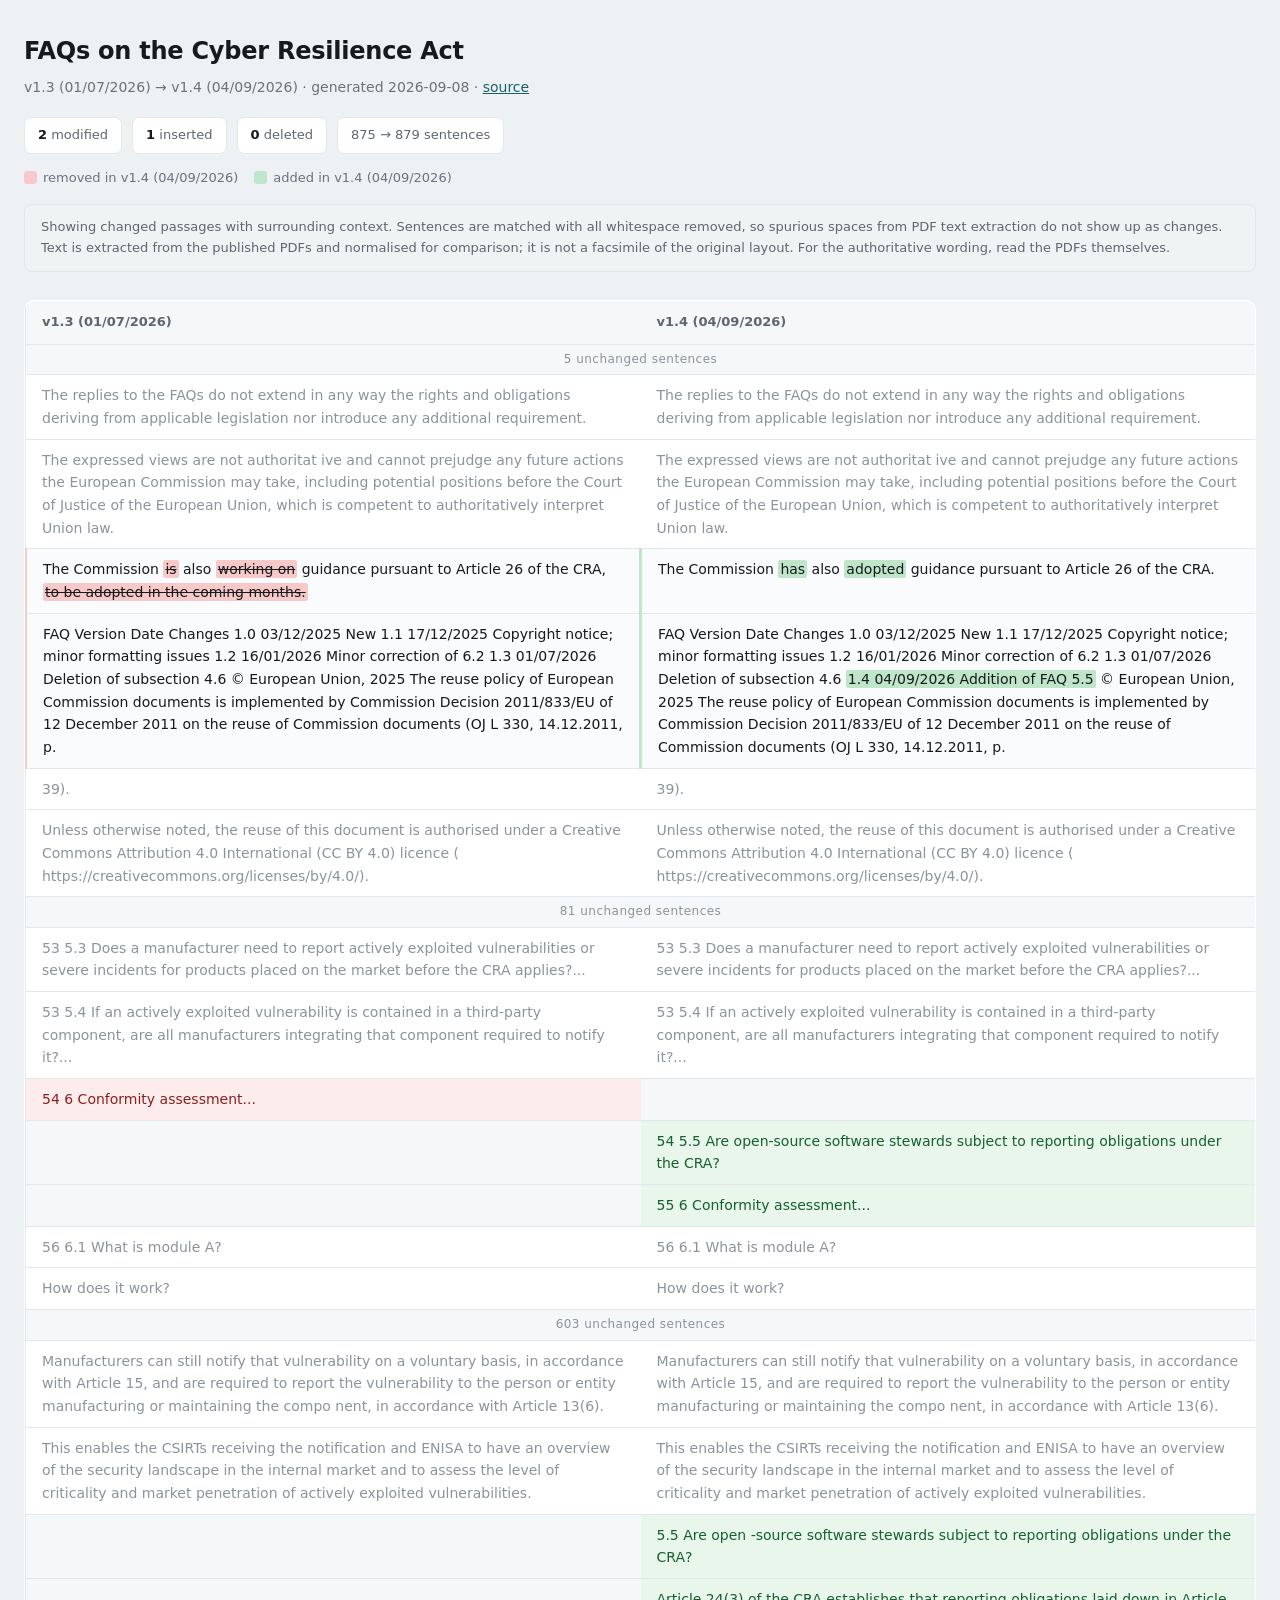
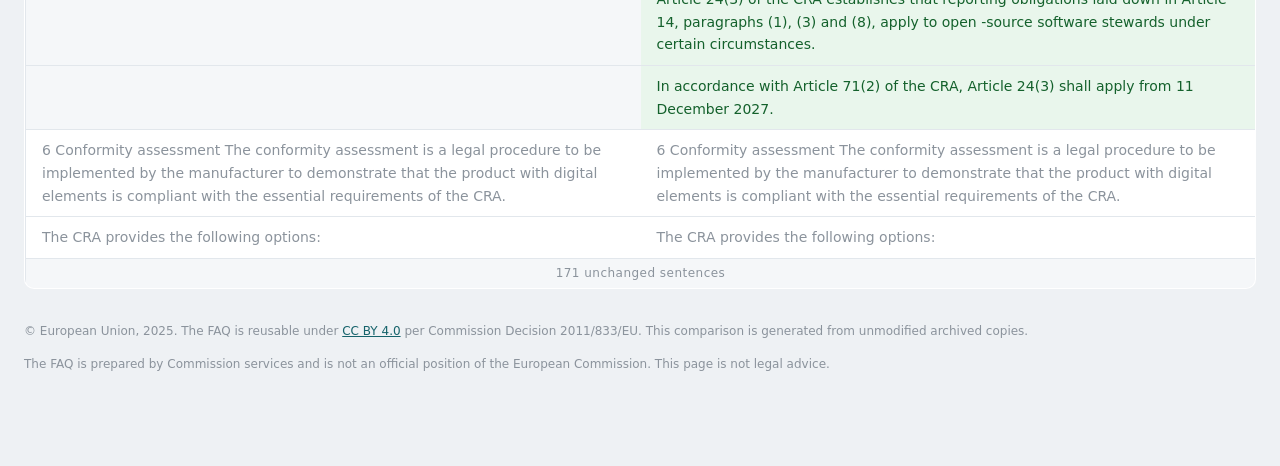
<file: commission-faq/diff/v1.3-v1.4.html>
<!doctype html>
<html lang="en"><head><meta charset="utf-8">
<meta name="viewport" content="width=device-width,initial-scale=1">
<title>CRA FAQ v1.3 (01/07/2026) → v1.4 (04/09/2026)</title>
<style>
:root{
  --bg:#eef1f4; --card:#ffffff; --card-alt:#f5f7f9; --hairline:#e2e7ec;
  --ink:#16191d; --body:#5e666f; --muted:#6b727b; --faint:#8b939c;
  --accent:#16636b; --accent-tint:#eef4f4;
  --chg-bg:#fafbfc; --chg-rule:#d8dee4;
  --del-bg:#fdecec; --del-mark:#f7c9c9; --del-ink:#8a2020;
  --ins-bg:#e9f6ec; --ins-mark:#bfe6c8; --ins-ink:#14612c;
}
@media (prefers-color-scheme:dark){
  :root{
    --bg:#14171a; --card:#1c2024; --card-alt:#20252a; --hairline:#2c3238;
    --ink:#e8ecef; --body:#aab3bc; --muted:#98a1aa; --faint:#79828b;
    --accent:#5fb3ba; --accent-tint:#18292b;
    --chg-bg:#1f242a; --chg-rule:#39414a;
    --del-bg:#2e1a1a; --del-mark:#5e2a2a; --del-ink:#f0a9a9;
    --ins-bg:#16281c; --ins-mark:#28532f; --ins-ink:#9adcaa;
  }
}
*{box-sizing:border-box}
body{margin:0;background:var(--bg);color:var(--ink);
  font:15px/1.6 'IBM Plex Sans',system-ui,-apple-system,sans-serif;}
.wrap{max-width:1400px;margin:0 auto;padding:32px 24px 80px}
header{margin-bottom:28px}
h1{font-size:24px;font-weight:600;margin:0 0 6px;letter-spacing:-.01em}
.sub{color:var(--muted);font-size:14px;margin:0 0 18px}
.sub a{color:var(--accent)}
.stats{display:flex;flex-wrap:wrap;gap:10px;margin:0 0 8px;padding:0;list-style:none}
.stats li{background:var(--card);border:1px solid var(--hairline);border-radius:7px;
  padding:7px 13px;font-size:13px;color:var(--body)}
.stats b{color:var(--ink);font-weight:600}
.note{background:var(--accent-tint);border:1px solid var(--hairline);border-radius:8px;
  padding:12px 16px;font-size:13px;color:var(--body);margin:16px 0 0}
.legend{display:flex;gap:16px;flex-wrap:wrap;font-size:13px;color:var(--muted);margin:14px 0 0}
.legend span{display:inline-flex;align-items:center;gap:6px}
.swatch{width:13px;height:13px;border-radius:3px;display:inline-block}
.swatch.del{background:var(--del-mark)} .swatch.ins{background:var(--ins-mark)}
table{width:100%;border-collapse:collapse;margin-top:24px;background:var(--card);
  border:1px solid var(--hairline);border-radius:10px;overflow:hidden;table-layout:fixed}
thead th{background:var(--card-alt);border-bottom:1px solid var(--hairline);
  padding:11px 16px;text-align:left;font-size:13px;font-weight:600;color:var(--body);width:50%}
td{padding:9px 16px;vertical-align:top;border-bottom:1px solid var(--hairline);
  font-size:14px;line-height:1.62;word-wrap:break-word;overflow-wrap:break-word}
tr:last-child td{border-bottom:none}
td.ctx{color:var(--faint);background:transparent}
td.del{background:var(--del-bg);color:var(--del-ink)}
td.ins{background:var(--ins-bg);color:var(--ins-ink)}
td.chg{background:var(--chg-bg);border-left:3px solid var(--chg-rule)}
td.chg.l{border-left-color:var(--del-mark)} td.chg.r{border-left-color:var(--ins-mark)}
td.empty{background:var(--card-alt)}
mark.del{background:var(--del-mark);color:inherit;padding:1px 2px;border-radius:2px;
  text-decoration:line-through;text-decoration-thickness:1px}
mark.ins{background:var(--ins-mark);color:inherit;padding:1px 2px;border-radius:2px}
tr.gap td{background:var(--card-alt);color:var(--faint);font-size:12px;text-align:center;
  padding:5px;letter-spacing:.04em}
footer{margin-top:32px;color:var(--faint);font-size:12px;line-height:1.7}
footer a{color:var(--accent)}
@media (max-width:820px){
  thead{display:none}
  table,tbody,tr,td{display:block;width:100%}
  td.empty{display:none}
  tr{border-bottom:1px solid var(--hairline)}
  td{border-bottom:none}
}
</style></head><body><div class="wrap">
<header>
<h1>FAQs on the Cyber Resilience Act</h1>
<p class="sub">v1.3 (01/07/2026) &rarr; v1.4 (04/09/2026) &middot;
generated 2026-09-08 &middot;
<a href="https://digital-strategy.ec.europa.eu/en/library/cyber-resilience-act-implementation-frequently-asked-questions">source</a></p>
<ul class="stats">
<li><b>2</b> modified</li>
<li><b>1</b> inserted</li>
<li><b>0</b> deleted</li>
<li>875 &rarr; 879 sentences</li>
</ul>
<div class="legend">
<span><i class="swatch del"></i> removed in v1.4 (04/09/2026)</span>
<span><i class="swatch ins"></i> added in v1.4 (04/09/2026)</span>
</div>
<p class="note">Showing changed passages with surrounding context. Sentences are matched with all whitespace
removed, so spurious spaces from PDF text extraction do not show up as
changes. Text is extracted from the published PDFs and normalised for
comparison; it is not a facsimile of the original layout. For the authoritative
wording, read the PDFs themselves.</p>
</header>
<table>
<thead><tr><th>v1.3 (01/07/2026)</th><th>v1.4 (04/09/2026)</th></tr></thead>
<tbody>
<tr class="gap"><td colspan="2">5 unchanged sentences</td></tr>
<tr><td class="ctx">The replies to the FAQs do not extend in any way the rights and obligations deriving from applicable legislation nor introduce any additional requirement.</td><td class="ctx">The replies to the FAQs do not extend in any way the rights and obligations deriving from applicable legislation nor introduce any additional requirement.</td></tr>
<tr><td class="ctx">The expressed views are not authoritat ive and cannot prejudge any future actions the European Commission may take, including potential positions before the Court of Justice of the European Union, which is competent to authoritatively interpret Union law.</td><td class="ctx">The expressed views are not authoritat ive and cannot prejudge any future actions the European Commission may take, including potential positions before the Court of Justice of the European Union, which is competent to authoritatively interpret Union law.</td></tr>
<tr><td class="chg l">The Commission <mark class="del">is</mark> also <mark class="del">working on</mark> guidance pursuant to Article 26 of the CRA, <mark class="del">to be adopted in the coming months.</mark></td><td class="chg r">The Commission <mark class="ins">has</mark> also <mark class="ins">adopted</mark> guidance pursuant to Article 26 of the CRA.</td></tr>
<tr><td class="chg l">FAQ Version Date Changes 1.0 03/12/2025 New 1.1 17/12/2025 Copyright notice; minor formatting issues 1.2 16/01/2026 Minor correction of 6.2 1.3 01/07/2026 Deletion of subsection 4.6 © European Union, 2025 The reuse policy of European Commission documents is implemented by Commission Decision 2011/833/EU of 12 December 2011 on the reuse of Commission documents (OJ L 330, 14.12.2011, p.</td><td class="chg r">FAQ Version Date Changes 1.0 03/12/2025 New 1.1 17/12/2025 Copyright notice; minor formatting issues 1.2 16/01/2026 Minor correction of 6.2 1.3 01/07/2026 Deletion of subsection 4.6 <mark class="ins">1.4 04/09/2026 Addition of FAQ 5.5</mark> © European Union, 2025 The reuse policy of European Commission documents is implemented by Commission Decision 2011/833/EU of 12 December 2011 on the reuse of Commission documents (OJ L 330, 14.12.2011, p.</td></tr>
<tr><td class="ctx">39).</td><td class="ctx">39).</td></tr>
<tr><td class="ctx">Unless otherwise noted, the reuse of this document is authorised under a Creative Commons Attribution 4.0 International (CC BY 4.0) licence ( https://creativecommons.org/licenses/by/4.0/).</td><td class="ctx">Unless otherwise noted, the reuse of this document is authorised under a Creative Commons Attribution 4.0 International (CC BY 4.0) licence ( https://creativecommons.org/licenses/by/4.0/).</td></tr>
<tr class="gap"><td colspan="2">81 unchanged sentences</td></tr>
<tr><td class="ctx">53 5.3 Does a manufacturer need to report actively exploited vulnerabilities or severe incidents for products placed on the market before the CRA applies?...</td><td class="ctx">53 5.3 Does a manufacturer need to report actively exploited vulnerabilities or severe incidents for products placed on the market before the CRA applies?...</td></tr>
<tr><td class="ctx">53 5.4 If an actively exploited vulnerability is contained in a third-party component, are all manufacturers integrating that component required to notify it?...</td><td class="ctx">53 5.4 If an actively exploited vulnerability is contained in a third-party component, are all manufacturers integrating that component required to notify it?...</td></tr>
<tr><td class="del">54 6 Conformity assessment...</td><td class="empty"></td></tr>
<tr><td class="empty"></td><td class="ins">54 5.5 Are open-source software stewards subject to reporting obligations under the CRA?</td></tr>
<tr><td class="empty"></td><td class="ins">55 6 Conformity assessment...</td></tr>
<tr><td class="ctx">56 6.1 What is module A?</td><td class="ctx">56 6.1 What is module A?</td></tr>
<tr><td class="ctx">How does it work?</td><td class="ctx">How does it work?</td></tr>
<tr class="gap"><td colspan="2">603 unchanged sentences</td></tr>
<tr><td class="ctx">Manufacturers can still notify that vulnerability on a voluntary basis, in accordance with Article 15, and are required to report the vulnerability to the person or entity manufacturing or maintaining the compo nent, in accordance with Article 13(6).</td><td class="ctx">Manufacturers can still notify that vulnerability on a voluntary basis, in accordance with Article 15, and are required to report the vulnerability to the person or entity manufacturing or maintaining the compo nent, in accordance with Article 13(6).</td></tr>
<tr><td class="ctx">This enables the CSIRTs receiving the notification and ENISA to have an overview of the security landscape in the internal market and to assess the level of criticality and market penetration of actively exploited vulnerabilities.</td><td class="ctx">This enables the CSIRTs receiving the notification and ENISA to have an overview of the security landscape in the internal market and to assess the level of criticality and market penetration of actively exploited vulnerabilities.</td></tr>
<tr><td class="empty"></td><td class="ins">5.5 Are open -source software stewards subject to reporting obligations under the CRA?</td></tr>
<tr><td class="empty"></td><td class="ins">Article 24(3) of the CRA establishes that reporting obligations laid down in Article 14, paragraphs (1), (3) and (8), apply to open -source software stewards under certain circumstances.</td></tr>
<tr><td class="empty"></td><td class="ins">In accordance with Article 71(2) of the CRA, Article 24(3) shall apply from 11 December 2027.</td></tr>
<tr><td class="ctx">6 Conformity assessment The conformity assessment is a legal procedure to be implemented by the manufacturer to demonstrate that the product with digital elements is compliant with the essential requirements of the CRA.</td><td class="ctx">6 Conformity assessment The conformity assessment is a legal procedure to be implemented by the manufacturer to demonstrate that the product with digital elements is compliant with the essential requirements of the CRA.</td></tr>
<tr><td class="ctx">The CRA provides the following options:</td><td class="ctx">The CRA provides the following options:</td></tr>
<tr class="gap"><td colspan="2">171 unchanged sentences</td></tr>
</tbody></table>
<footer>
<p>&copy; European Union, 2025. The FAQ is reusable under
<a href="https://creativecommons.org/licenses/by/4.0/">CC BY 4.0</a> per Commission
Decision 2011/833/EU. This comparison is generated from unmodified archived copies.</p>
<p>The FAQ is prepared by Commission services and is not an official position of the
European Commission. This page is not legal advice.</p>
</footer>
</div></body></html>
</file>
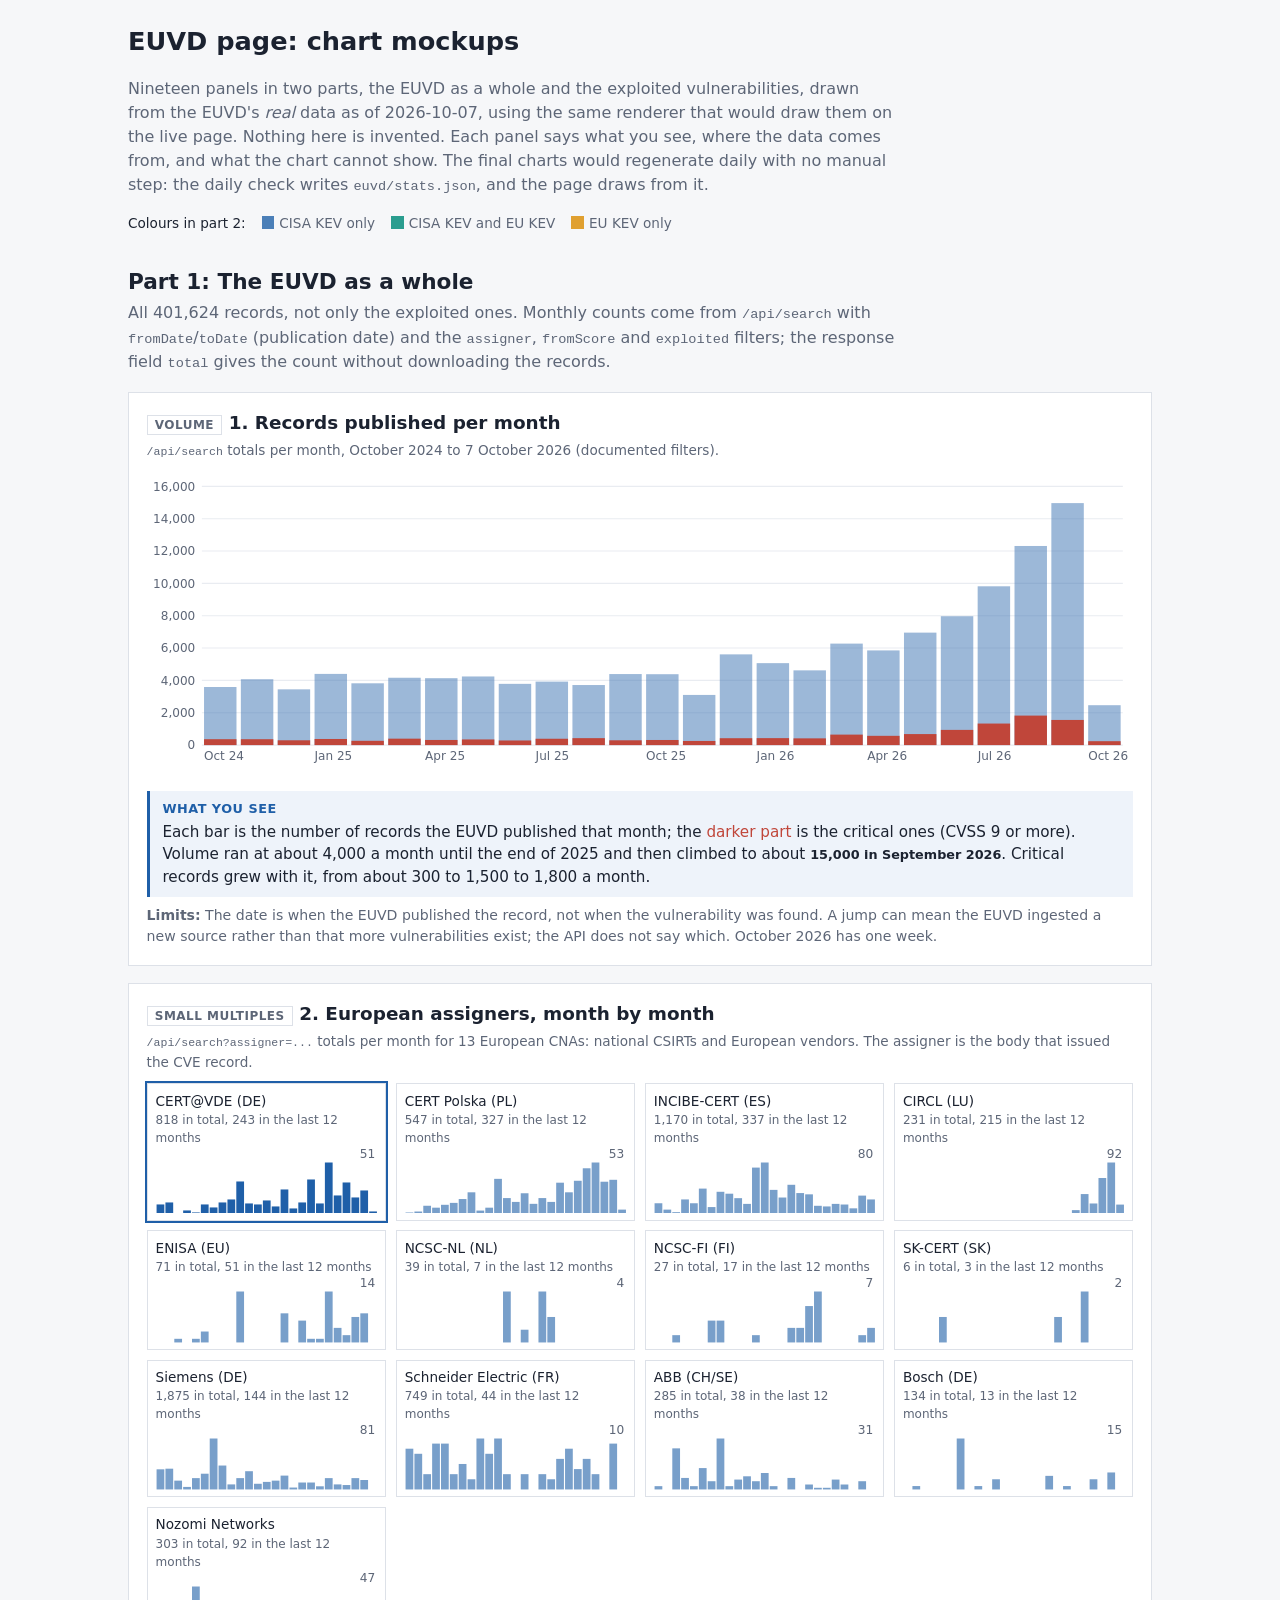
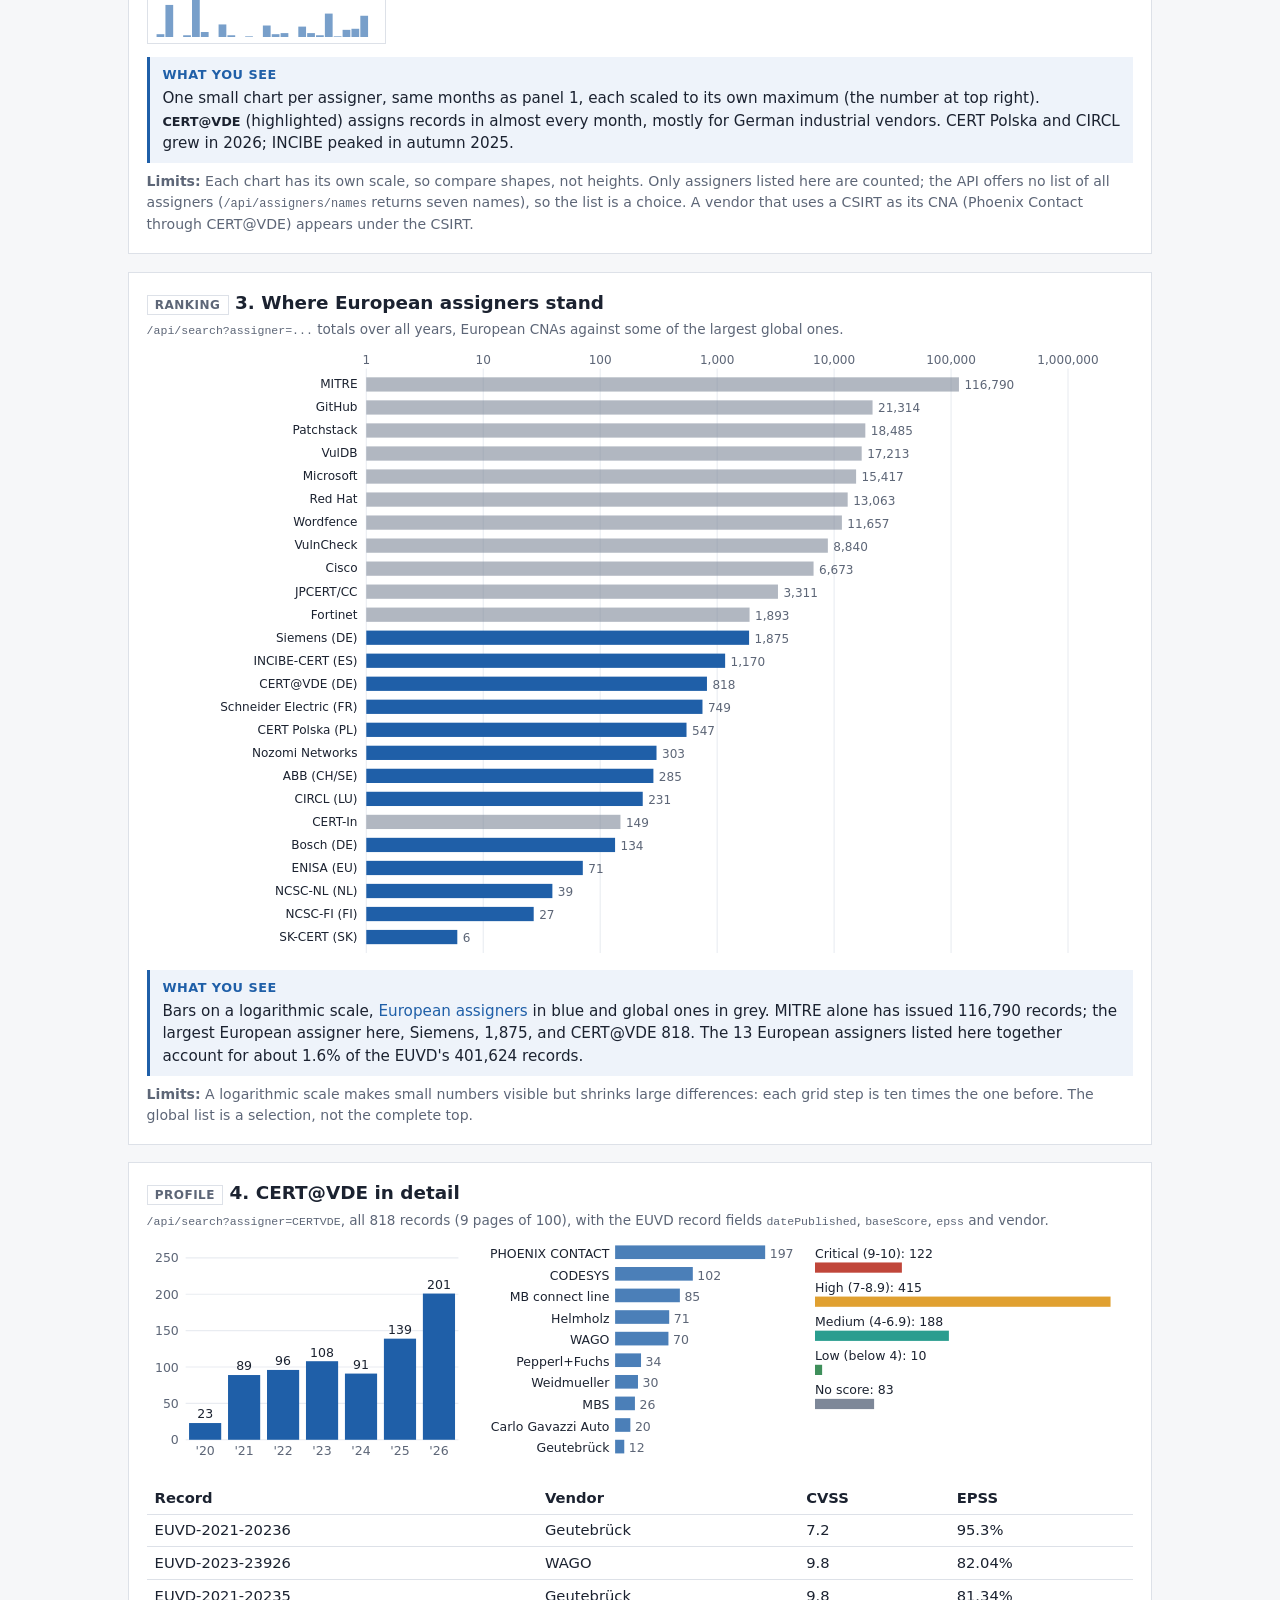
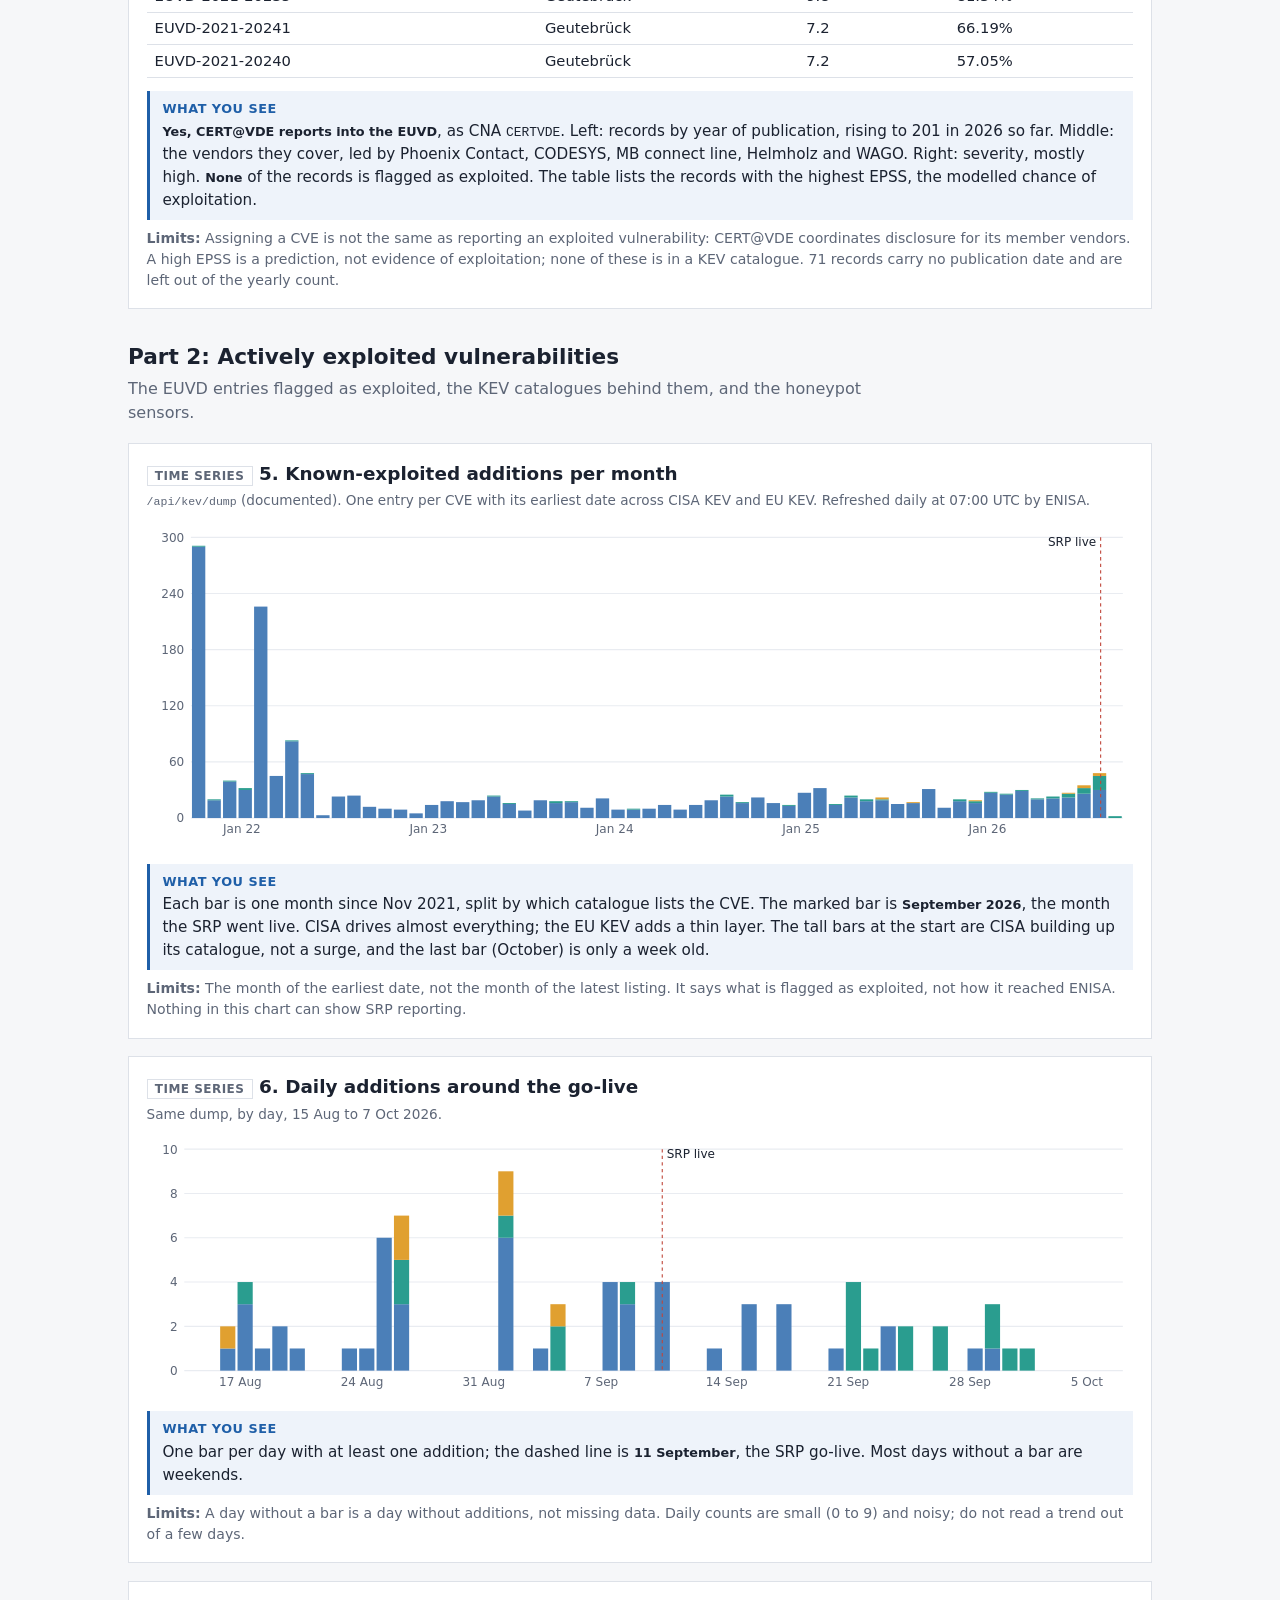
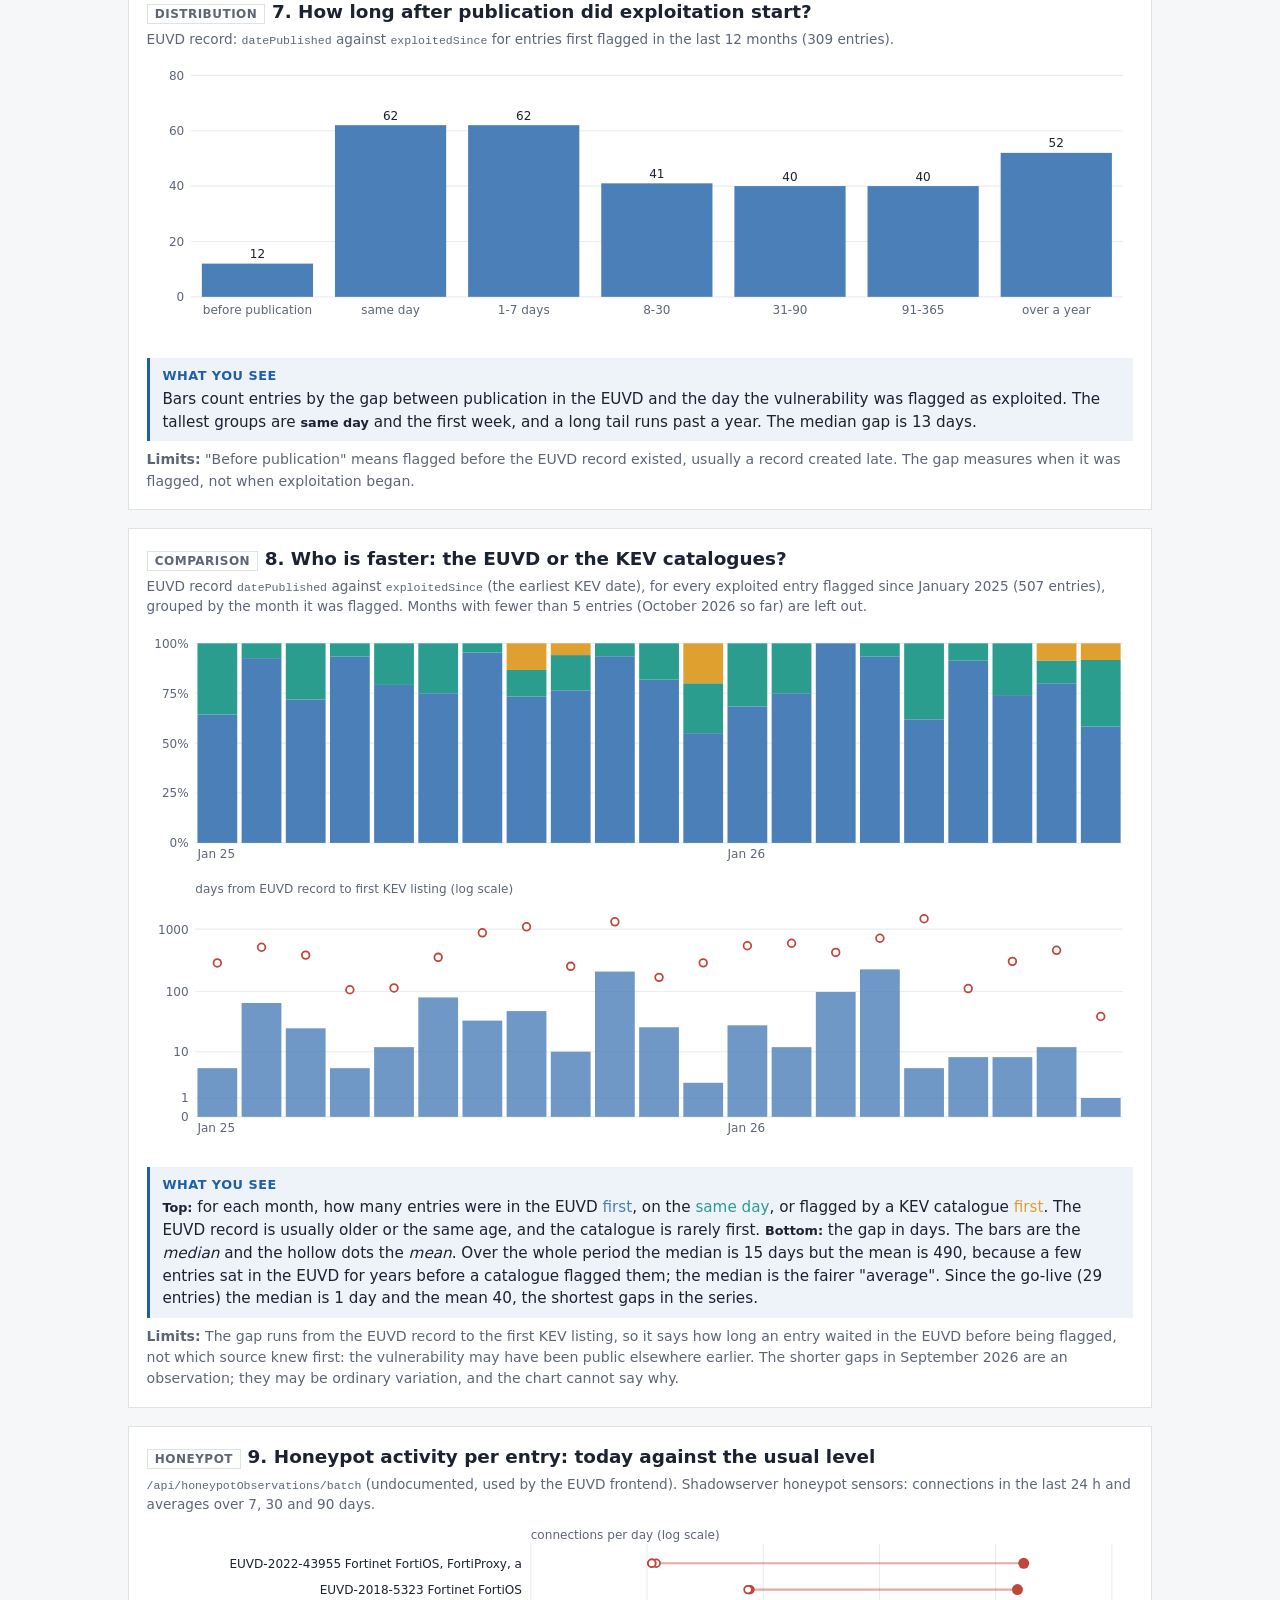
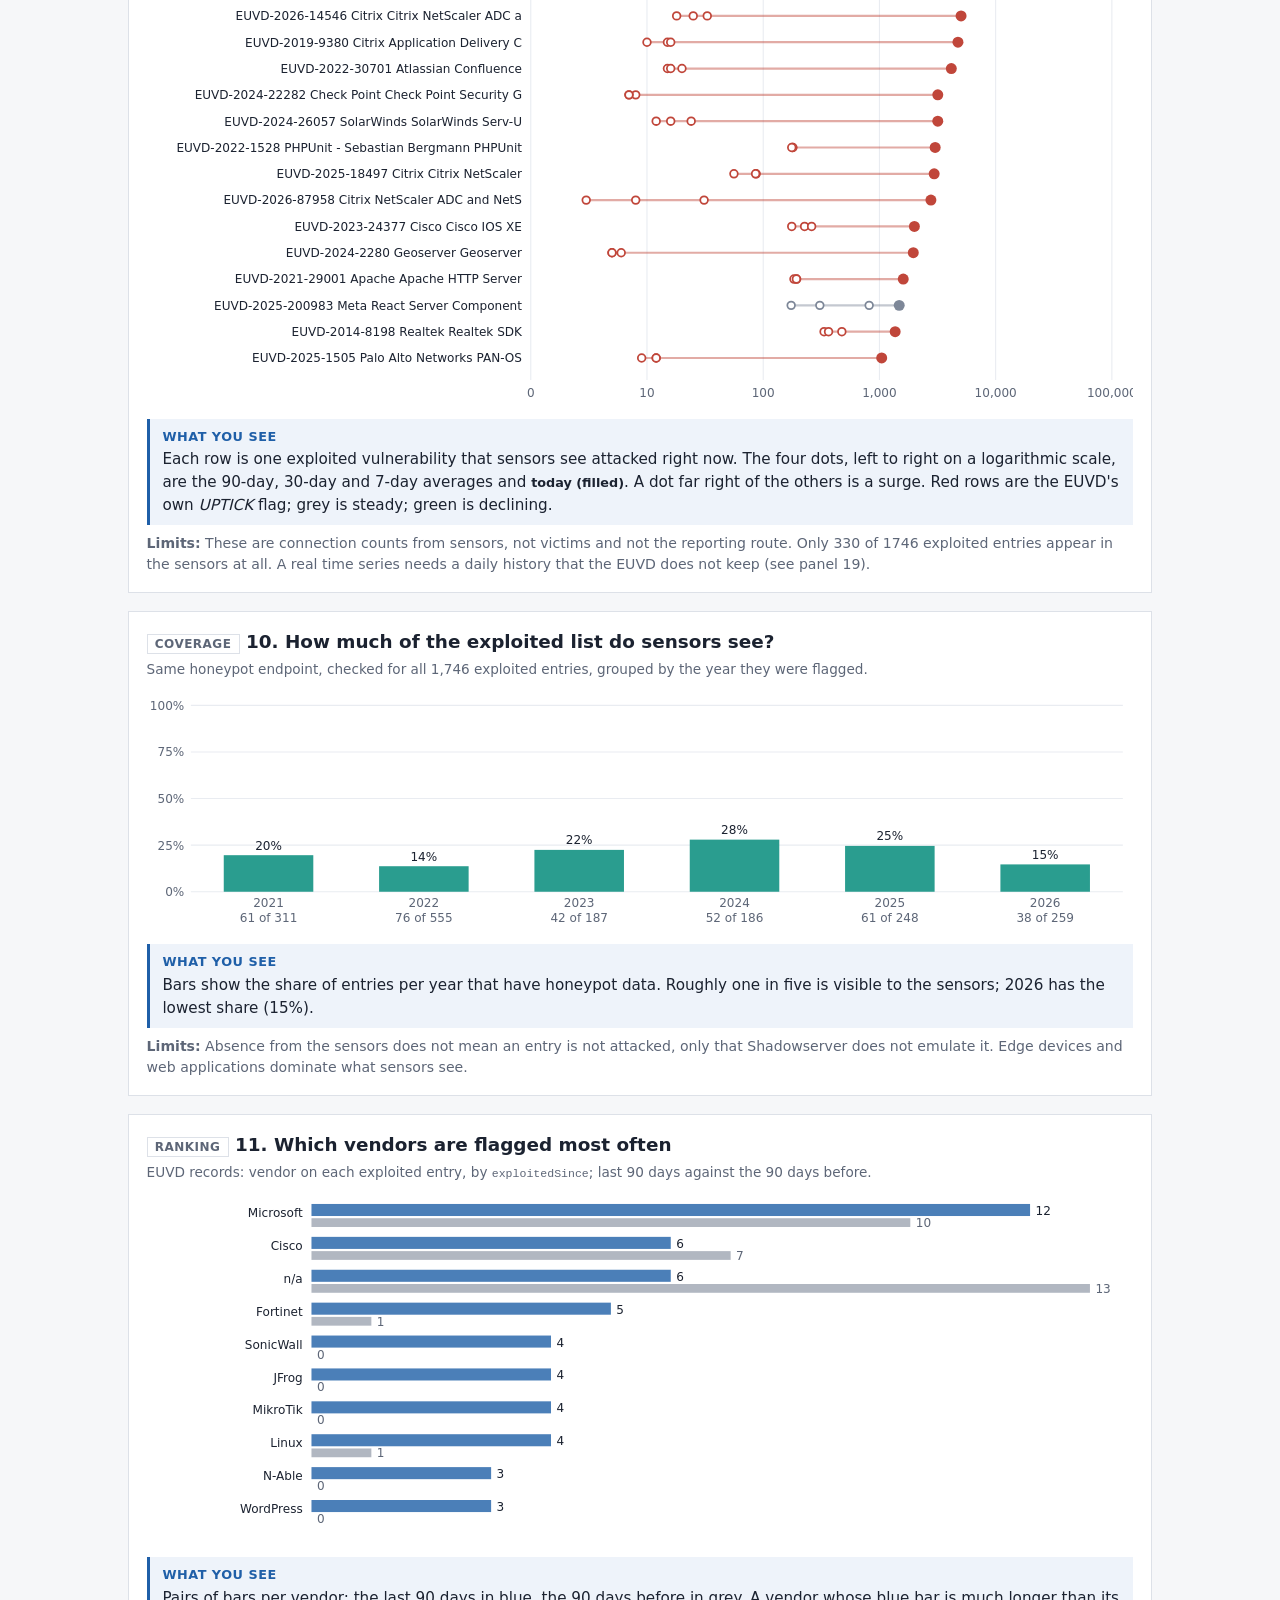
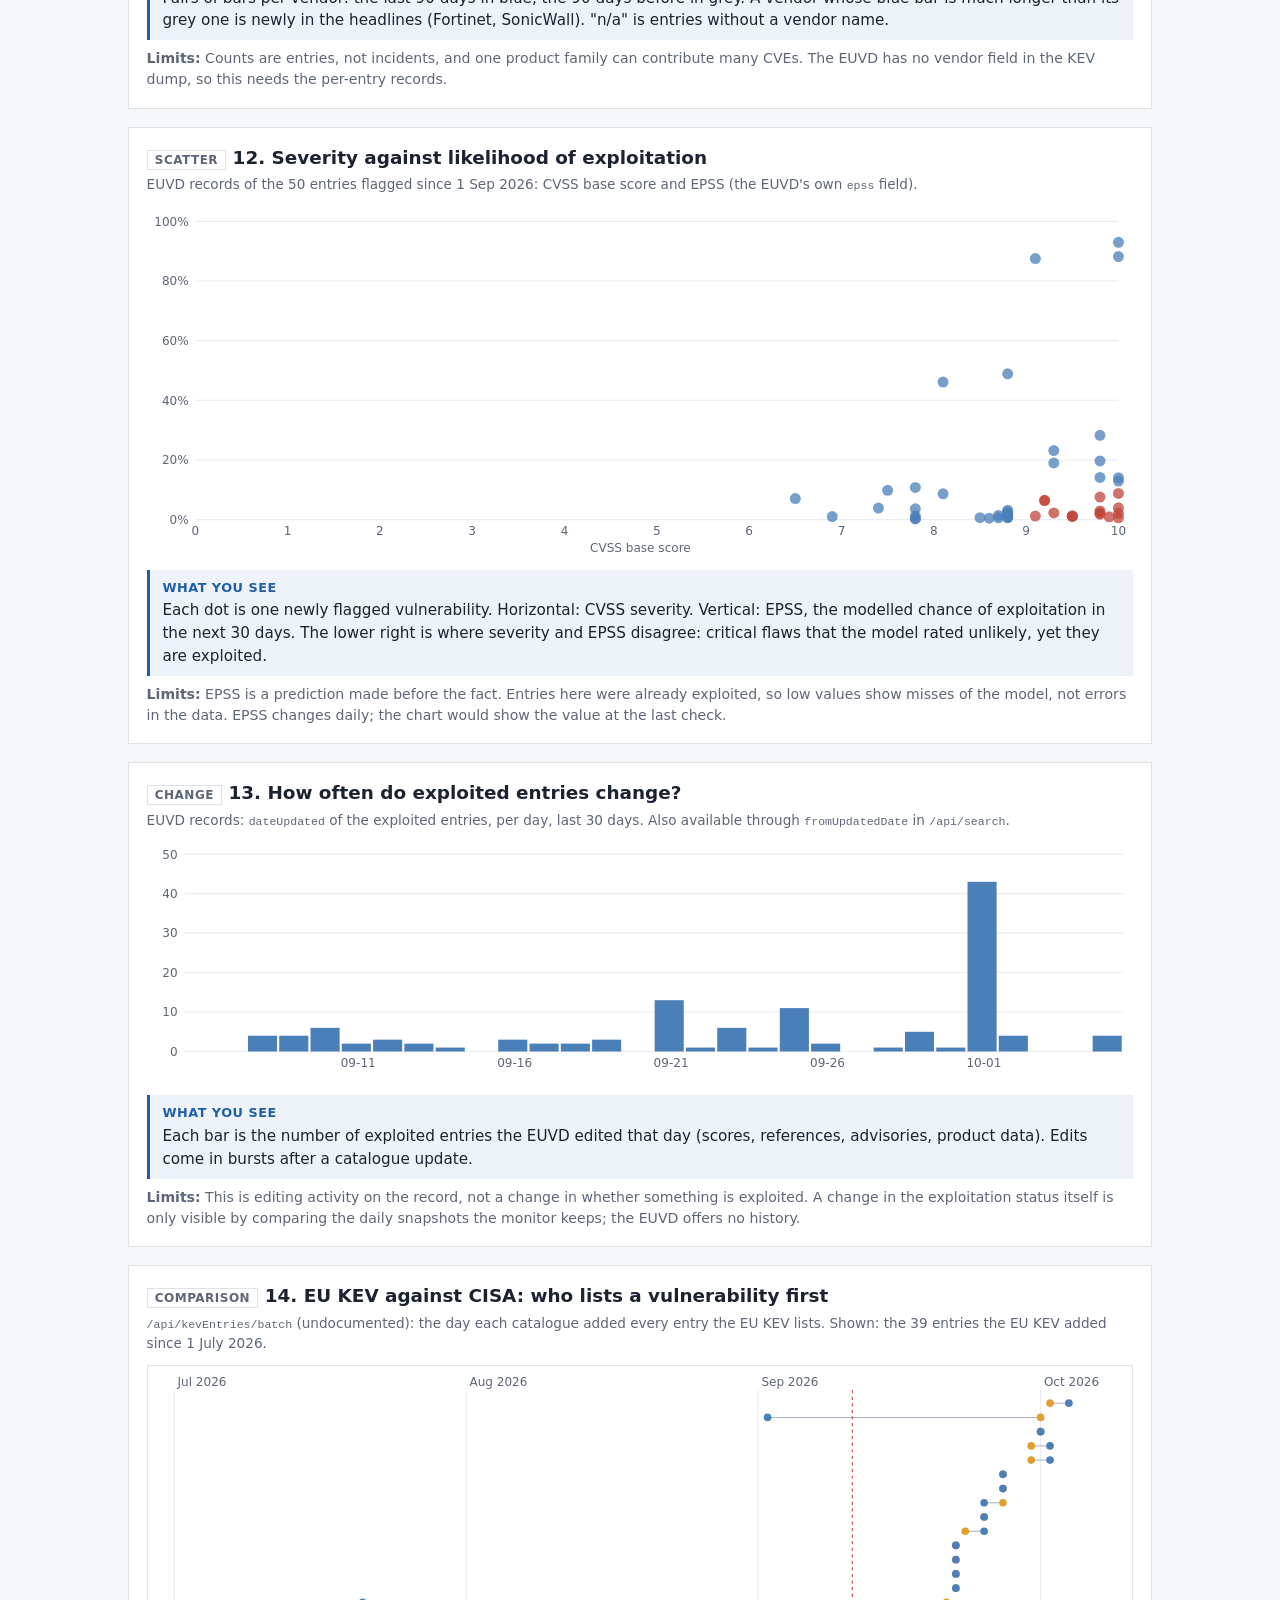
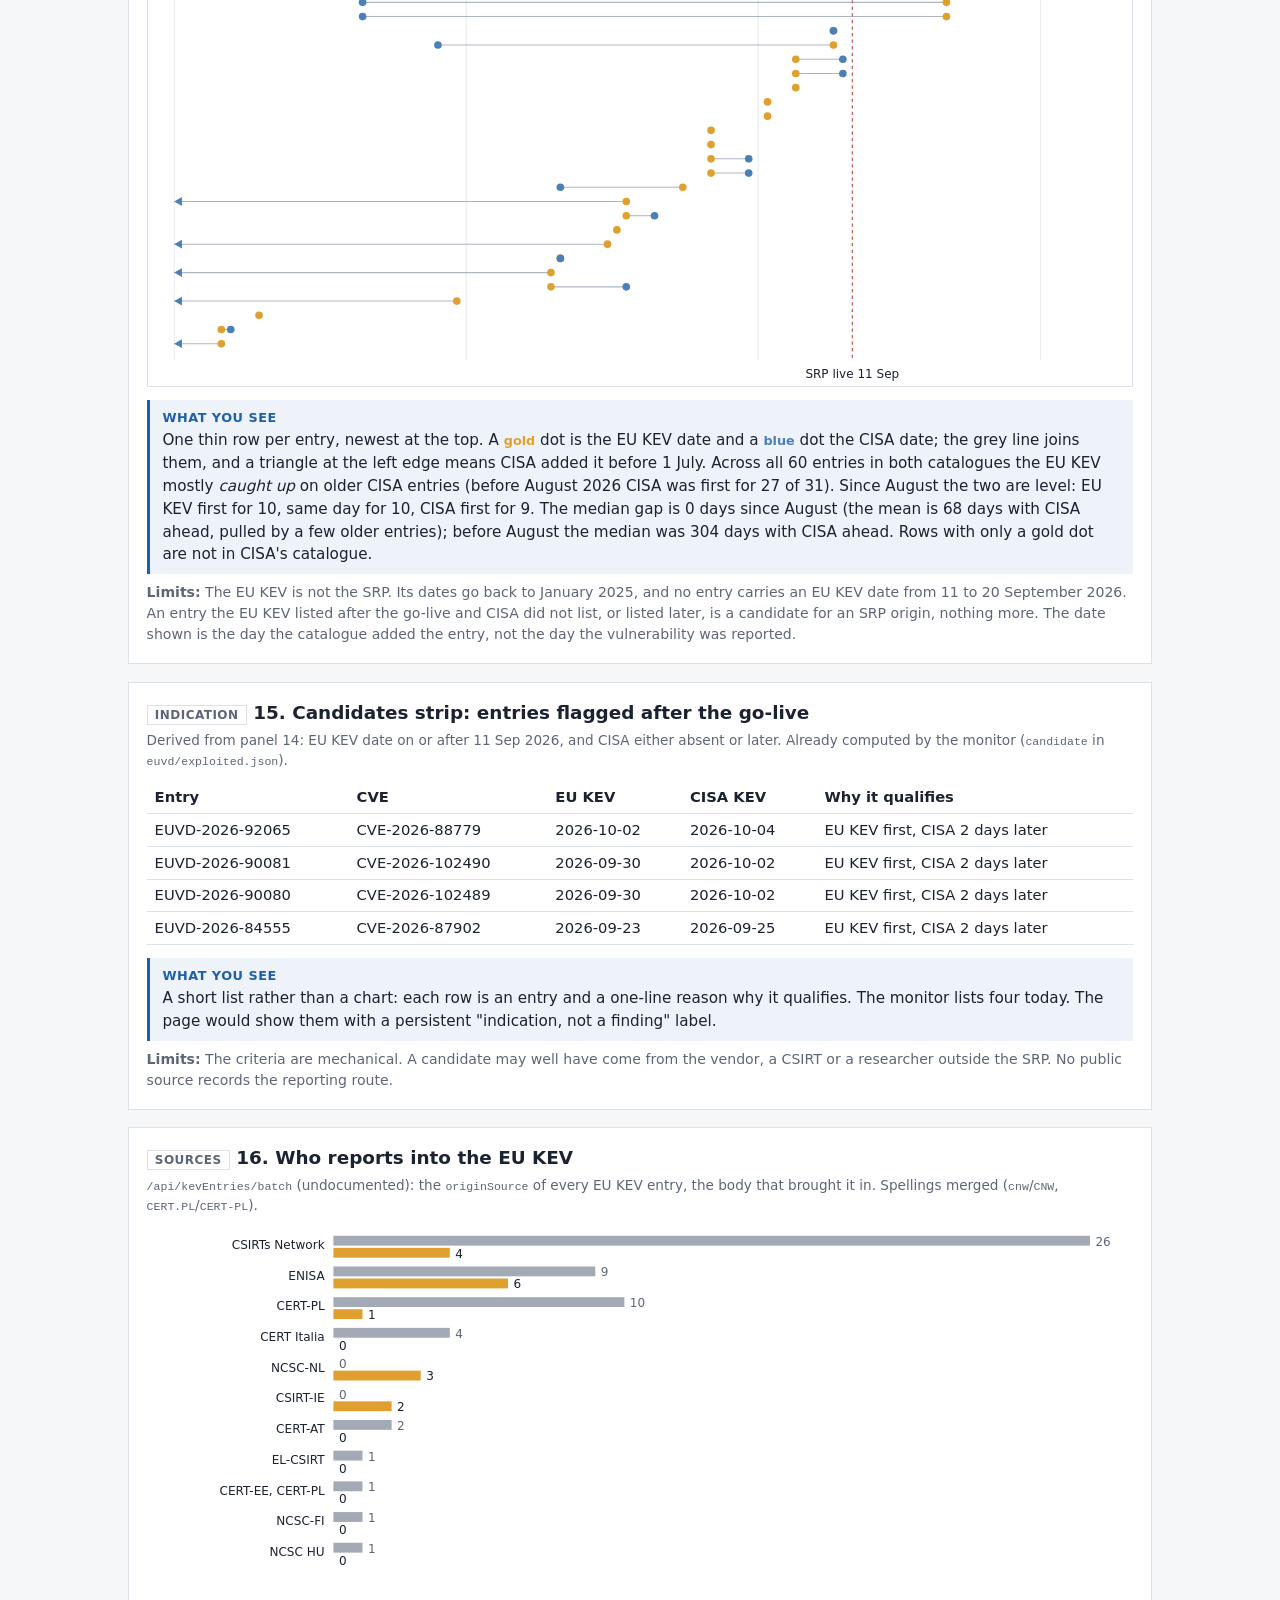
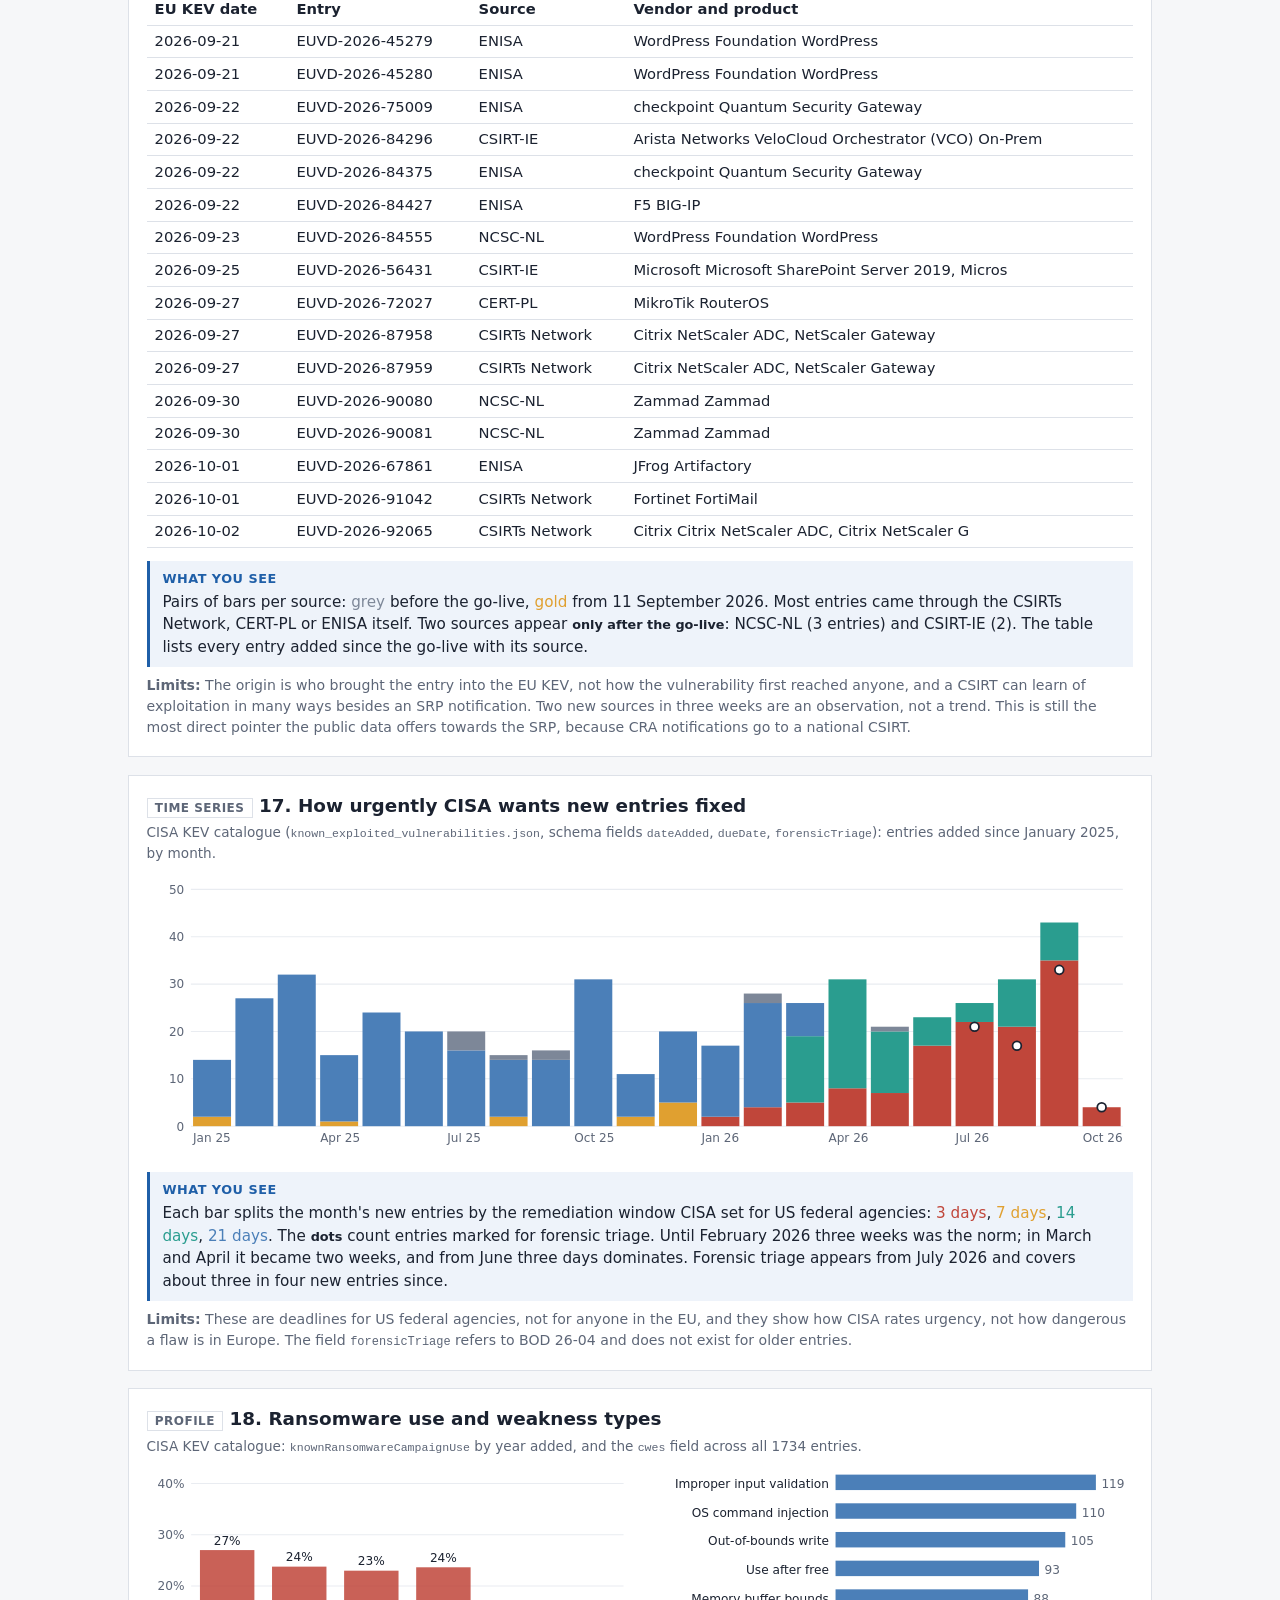
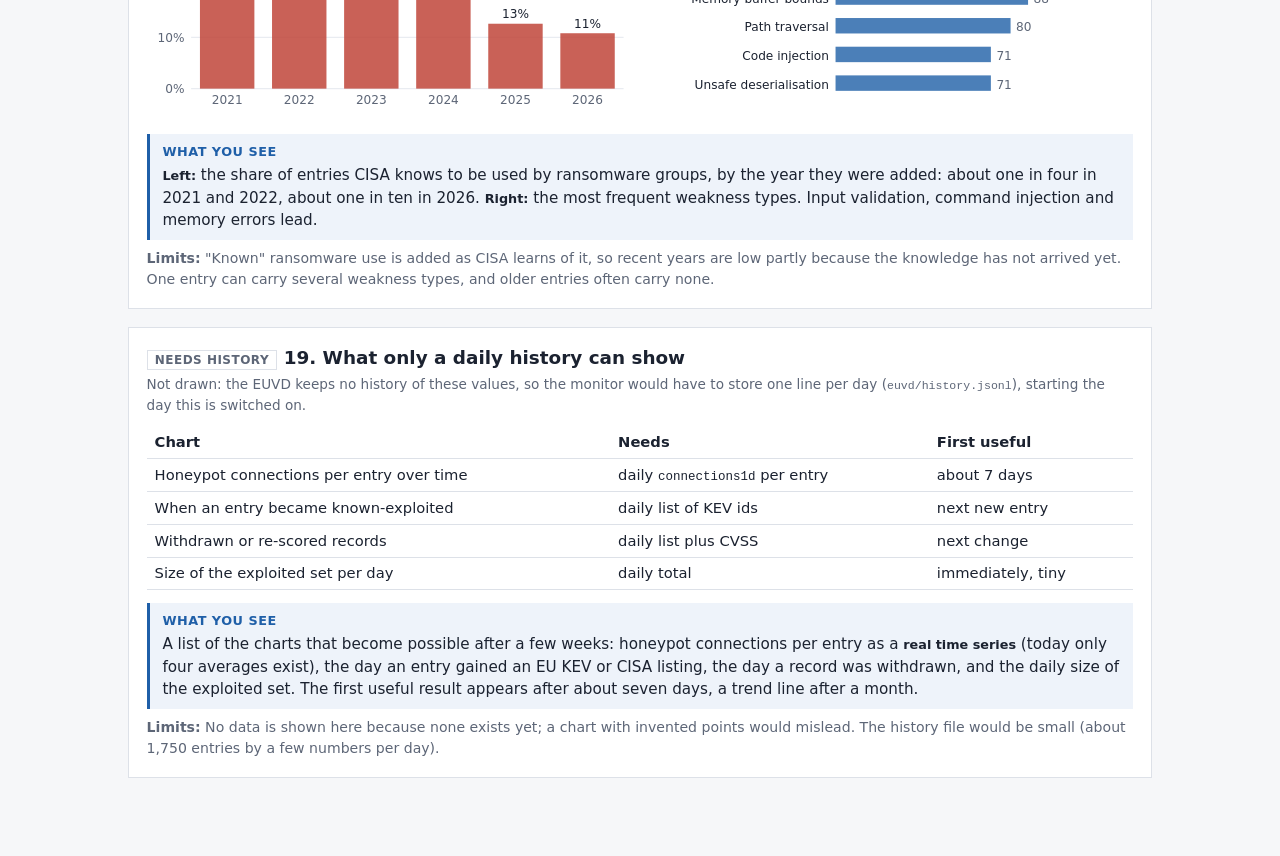
<file: euvd/mockups/live.html>
<!doctype html>
<html lang="en"><head><meta charset="utf-8"><meta name="viewport" content="width=device-width,initial-scale=1">
<title>EUVD charts mockups</title>
<style>
:root{--bg:#f6f7f9;--card:#fff;--fg:#1b2230;--mut:#5d6677;--line:#dde1e8;--grid:#e9ecf1;--acc:#1f5fa8;
--cisa:#4b7fb8;--both:#2a9d8f;--eu:#e0a030;--up:#c0463a;--steady:#7d8798;--down:#3f8f5b;--note:#eef3fa}
@media (prefers-color-scheme:dark){:root:not([data-theme="light"]){--bg:#12161d;--card:#1a202a;--fg:#e4e8ee;--mut:#98a2b3;--line:#2c3441;--grid:#252c37;--acc:#7db2ee;
--cisa:#6a9fd6;--both:#3cb8a8;--eu:#e9b44c;--up:#e0675b;--steady:#8b95a7;--down:#5bb07a;--note:#1f2937}}
*{box-sizing:border-box}body{margin:0;padding:1.2rem 16px 4rem;background:var(--bg);color:var(--fg);font:16px/1.5 system-ui,-apple-system,"Segoe UI",sans-serif}
main{max-width:64rem;margin:0 auto}h1{font-size:1.6rem;margin:.2rem 0 .4rem}h2{font-size:1.15rem;margin:0 0 .2rem}
.lede{color:var(--mut);max-width:48rem}.tag{display:inline-block;font-size:.75rem;letter-spacing:.04em;text-transform:uppercase;color:var(--mut);border:1px solid var(--line);padding:0 .45rem;margin-right:.4rem}
section.p{background:var(--card);border:1px solid var(--line);padding:1rem 1.1rem 1.1rem;margin:1.1rem 0}
.src{font-size:.85rem;color:var(--mut);margin:.1rem 0 .7rem}.see{background:var(--note);border-left:3px solid var(--acc);padding:.5rem .8rem;margin:.8rem 0 0;font-size:.95rem}
.see b{display:block;font-size:.8rem;letter-spacing:.04em;text-transform:uppercase;color:var(--acc);margin-bottom:.15rem}
.limit{font-size:.88rem;color:var(--mut);margin:.5rem 0 0}
svg{width:100%;height:auto;display:block;font:11px system-ui,sans-serif}svg text{fill:var(--mut)}svg .t{fill:var(--fg)}
.leg{display:flex;flex-wrap:wrap;gap:.3rem 1rem;font-size:.85rem;color:var(--mut);margin:.3rem 0}.leg i{display:inline-block;width:.8rem;height:.8rem;margin-right:.3rem;vertical-align:-1px}
.scroll{max-height:430px;overflow:auto;border:1px solid var(--line)}
table{border-collapse:collapse;width:100%;font-size:.92rem}th,td{text-align:left;padding:.3rem .5rem;border-bottom:1px solid var(--line);vertical-align:top}
.grid2{display:grid;grid-template-columns:1fr 1fr;gap:1rem}@media(max-width:760px){.grid2{grid-template-columns:1fr}}
code{font-size:.85em}
</style></head><body><main>
<h1>EUVD page: chart mockups</h1>
<p class="lede">Nineteen panels in two parts, the EUVD as a whole and the exploited vulnerabilities, drawn from the EUVD's <em>real</em> data as of <span id="gen"></span>, using the same renderer that would draw them on the live page. Nothing here is invented. Each panel says what you see, where the data comes from, and what the chart cannot show. The final charts would regenerate daily with no manual step: the daily check writes <code>euvd/stats.json</code>, and the page draws from it.</p>
<div class="leg"><span style="color:var(--fg)">Colours in part 2:</span><span><i style="background:var(--cisa)"></i>CISA KEV only</span><span><i style="background:var(--both)"></i>CISA KEV and EU KEV</span><span><i style="background:var(--eu)"></i>EU KEV only</span></div>
<div id="panels"></div>
<script>
const S={"generated":"2026-10-07","go_live":"2026-09-11","total":1746,"kev_month":[["2021-11",290,1,0],["2021-12",19,1,0],["2022-01",39,1,0],["2022-02",30,2,0],["2022-03",226,0,0],["2022-04",45,0,0],["2022-05",82,1,0],["2022-06",47,1,0],["2022-07",3,0,0],["2022-08",23,0,0],["2022-09",24,0,0],["2022-10",12,0,0],["2022-11",10,0,0],["2022-12",9,0,0],["2023-01",5,0,0],["2023-02",14,0,0],["2023-03",18,0,0],["2023-04",17,0,0],["2023-05",19,0,0],["2023-06",23,1,0],["2023-07",15,1,0],["2023-08",8,0,0],["2023-09",19,0,0],["2023-10",16,2,0],["2023-11",17,1,0],["2023-12",11,0,0],["2024-01",21,0,0],["2024-02",9,0,0],["2024-03",9,1,0],["2024-04",10,0,0],["2024-05",14,0,0],["2024-06",9,0,0],["2024-07",14,0,0],["2024-08",19,0,0],["2024-09",23,2,0],["2024-10",16,1,0],["2024-11",22,0,0],["2024-12",16,0,0],["2025-01",13,1,0],["2025-02",27,0,0],["2025-03",32,0,0],["2025-04",14,1,0],["2025-05",22,2,0],["2025-06",18,2,0],["2025-07",19,1,2],["2025-08",15,0,0],["2025-09",16,0,1],["2025-10",31,0,0],["2025-11",11,0,0],["2025-12",18,2,0],["2026-01",16,2,1],["2026-02",27,1,0],["2026-03",25,1,0],["2026-04",29,1,0],["2026-05",20,1,0],["2026-06",21,2,0],["2026-07",22,4,1],["2026-08",26,6,3],["2026-09",30,15,3],["2026-10",0,2,0]],"kev_day":[["2026-08-17",1,0,1],["2026-08-18",3,1,0],["2026-08-19",1,0,0],["2026-08-20",2,0,0],["2026-08-21",1,0,0],["2026-08-24",1,0,0],["2026-08-25",1,0,0],["2026-08-26",6,0,0],["2026-08-27",3,2,2],["2026-09-02",6,1,2],["2026-09-04",1,0,0],["2026-09-05",0,2,1],["2026-09-08",4,0,0],["2026-09-09",3,1,0],["2026-09-11",4,0,0],["2026-09-14",1,0,0],["2026-09-16",3,0,0],["2026-09-18",3,0,0],["2026-09-21",1,0,0],["2026-09-22",0,4,0],["2026-09-23",0,1,0],["2026-09-24",2,0,0],["2026-09-25",0,2,0],["2026-09-27",0,2,0],["2026-09-29",1,0,0],["2026-09-30",1,2,0],["2026-10-01",0,1,0],["2026-10-02",0,1,0]],"tte":[["before publication",12],["same day",62],["1-7 days",62],["8-30",41],["31-90",40],["91-365",40],["over a year",52]],"tte_median":13,"tte_n":309,"honeypot":[{"id":"EUVD-2022-43955","vendor":"Fortinet","product":"FortiOS, FortiProxy, and FortiSwitchManager","d1":17447,"d7":10.0,"d30":10.0,"d90":11.0,"ips":17,"trend":"UPTICK","first":"Oct 14, 2022"},{"id":"EUVD-2018-5323","vendor":"Fortinet","product":"FortiOS","d1":15396,"d7":73.0,"d30":74.0,"d90":76.0,"ips":23,"trend":"UPTICK","first":"Jun 23, 2022"},{"id":"EUVD-2026-14546","vendor":"Citrix","product":"Citrix NetScaler ADC and NetScaler Gateway","d1":5039,"d7":32.0,"d30":24.0,"d90":17.0,"ips":15,"trend":"UPTICK","first":"Mar 31, 2026"},{"id":"EUVD-2019-9380","vendor":"Citrix","product":"Application Delivery Controller","d1":4738,"d7":15.0,"d30":14.0,"d90":9.0,"ips":17,"trend":"UPTICK","first":"Jul 27, 2026"},{"id":"EUVD-2022-30701","vendor":"Atlassian","product":"Confluence","d1":4154,"d7":15.0,"d30":19.0,"d90":14.0,"ips":24,"trend":"UPTICK","first":"Jun 23, 2022"},{"id":"EUVD-2024-22282","vendor":"Check Point","product":"Check Point Security Gateway","d1":3177,"d7":6.0,"d30":6.0,"d90":7.0,"ips":18,"trend":"UPTICK","first":"May 31, 2024"},{"id":"EUVD-2024-26057","vendor":"SolarWinds","product":"SolarWinds Serv-U","d1":3176,"d7":23.0,"d30":15.0,"d90":11.0,"ips":30,"trend":"UPTICK","first":"Jun 25, 2024"},{"id":"EUVD-2022-1528","vendor":"PHPUnit - Sebastian Bergmann","product":"PHPUnit","d1":3016,"d7":175.0,"d30":179.0,"d90":178.0,"ips":180,"trend":"UPTICK","first":"Jun 23, 2022"},{"id":"EUVD-2025-18497","vendor":"Citrix","product":"Citrix NetScaler","d1":2957,"d7":85.0,"d30":86.0,"d90":55.0,"ips":77,"trend":"UPTICK","first":"Jul 3, 2025,"},{"id":"EUVD-2026-87958","vendor":"Citrix","product":"NetScaler ADC and NetScaler Gateway","d1":2773,"d7":30.0,"d30":7.0,"d90":2.0,"ips":11,"trend":"UPTICK","first":"Sep 29, 2026"},{"id":"EUVD-2023-24377","vendor":"Cisco","product":"Cisco IOS XE","d1":1998,"d7":175.0,"d30":260.0,"d90":226.0,"ips":164,"trend":"UPTICK","first":"Oct 19, 2023"},{"id":"EUVD-2024-2280","vendor":"Geoserver","product":"Geoserver","d1":1955,"d7":4.0,"d30":5.0,"d90":4.0,"ips":4,"trend":"UPTICK","first":"Jul 28, 2024"},{"id":"EUVD-2021-29001","vendor":"Apache","product":"Apache HTTP Server","d1":1602,"d7":192.0,"d30":193.0,"d90":183.0,"ips":198,"trend":"UPTICK","first":"Jul 19, 2024"},{"id":"EUVD-2025-200983","vendor":"Meta","product":"React Server Components","d1":1479,"d7":815.0,"d30":306.0,"d90":173.0,"ips":58,"trend":"STEADY","first":"Dec 8, 2025,"},{"id":"EUVD-2014-8198","vendor":"Realtek","product":"Realtek SDK","d1":1365,"d7":474.0,"d30":364.0,"d90":333.0,"ips":465,"trend":"UPTICK","first":"Jun 23, 2022"},{"id":"EUVD-2025-1505","vendor":"Palo Alto Networks","product":"PAN-OS","d1":1045,"d7":11.0,"d30":11.0,"d90":8.0,"ips":21,"trend":"UPTICK","first":"Jul 27, 2026"}],"hp_trend":{"UPTICK":148,"STEADY":81,"DECLINE":23},"hp_with":330,"hp_cov":{"2021":[61,311],"2022":[76,555],"2023":[42,187],"2024":[52,186],"2025":[61,248],"2026":[38,259]},"hp_rows":252,"vendors":[["Microsoft",12,10],["Cisco",6,7],["n/a",6,13],["Fortinet",5,1],["SonicWall",4,0],["JFrog",4,0],["MikroTik",4,0],["Linux",4,1],["N-Able",3,0],["WordPress",3,0]],"scatter":[{"id":"EUVD-2026-9438","cvss":10.0,"epss":88.18,"cve":"CVE-2026-20079"},{"id":"EUVD-2026-49566","cvss":8.1,"epss":8.64,"cve":"CVE-2026-42016"},{"id":"EUVD-2026-74053","cvss":9.9,"epss":0.92,"cve":"GHSA-rc8v-f46m-jcgm"},{"id":"EUVD-2026-72029","cvss":9.2,"epss":6.39,"cve":"CVE-2026-86060"},{"id":"EUVD-2026-72025","cvss":8.8,"epss":1.56,"cve":"CVE-2026-67277"},{"id":"EUVD-2026-62395","cvss":9.3,"epss":23.16,"cve":"CVE-2026-19490"},{"id":"EUVD-2026-2223","cvss":7.4,"epss":3.86,"cve":"GHSA-mj8x-m8f5-x4w8"},{"id":"EUVD-2026-72024","cvss":9.2,"epss":6.45,"cve":"CVE-2026-67276"},{"id":"EUVD-2026-72530","cvss":10.0,"epss":3.95,"cve":"GHSA-fj37-xm58-mf28"},{"id":"EUVD-2026-72041","cvss":10.0,"epss":12.93,"cve":"CVE-2026-86218"},{"id":"EUVD-2026-70645","cvss":9.1,"epss":1.19,"cve":"CVE-2026-58400"},{"id":"EUVD-2026-70647","cvss":8.6,"epss":0.47,"cve":"CVE-2026-63219"},{"id":"EUVD-2026-42359","cvss":8.8,"epss":0.84,"cve":"PYSEC-2026-3479"},{"id":"EUVD-2026-67861","cvss":9.8,"epss":14.12,"cve":"CVE-2026-82329"},{"id":"EUVD-2026-69704","cvss":10.0,"epss":8.76,"cve":"GHSA-ghw2-cfh2-xvgc"},{"id":"EUVD-2026-45205","cvss":9.3,"epss":18.98,"cve":"GHSA-m32j-v93f-gfgc"},{"id":"EUVD-2026-39922","cvss":10.0,"epss":2.1,"cve":"CVE-2026-49869"},{"id":"EUVD-2026-91042","cvss":9.8,"epss":2.2,"cve":"GHSA-6gxc-3vv7-7w24"},{"id":"EUVD-2026-90081","cvss":8.5,"epss":0.63,"cve":"CVE-2026-102490"},{"id":"EUVD-2026-90080","cvss":8.7,"epss":1.4,"cve":"GHSA-xmw5-m2wg-4243"},{"id":"EUVD-2026-92065","cvss":8.7,"epss":0.59,"cve":"GHSA-56r3-m27m-8p62"},{"id":"EUVD-2026-89950","cvss":9.8,"epss":1.82,"cve":"CVE-2026-76504"},{"id":"EUVD-2026-73889","cvss":7.8,"epss":0.39,"cve":"GHSA-4j4j-2wjq-mxqj"},{"id":"EUVD-2026-73365","cvss":7.8,"epss":3.62,"cve":"GHSA-96fm-jjf3-wv64"},{"id":"EUVD-2026-57388","cvss":7.5,"epss":9.81,"cve":"CVE-2026-42018"},{"id":"EUVD-2026-32016","cvss":6.5,"epss":7.06,"cve":"GHSA-86qp-5c8j-p5mr"},{"id":"EUVD-2026-88445","cvss":8.8,"epss":1.24,"cve":"GHSA-3cf3-h799-fjvq"},{"id":"EUVD-2026-56431","cvss":8.8,"epss":2.1,"cve":"CVE-2026-65660"},{"id":"EUVD-2026-87958","cvss":9.5,"epss":1.08,"cve":"CVE-2026-88771"},{"id":"EUVD-2026-87959","cvss":9.5,"epss":1.3,"cve":"GHSA-h5xm-pf48-4c32"},{"id":"EUVD-2026-84555","cvss":8.1,"epss":46.12,"cve":"CVE-2026-87902"},{"id":"EUVD-2026-72027","cvss":6.9,"epss":1.03,"cve":"GHSA-pqp3-gjgf-83cf"},{"id":"EUVD-2026-53822","cvss":10.0,"epss":0.59,"cve":"CVE-2026-5430"},{"id":"EUVD-2026-56844","cvss":9.1,"epss":87.51,"cve":"CVE-2026-71362"},{"id":"EUVD-2026-76779","cvss":10.0,"epss":92.96,"cve":"GHSA-f47w-mrg9-g9p2"},{"id":"EUVD-2026-84375","cvss":9.8,"epss":19.65,"cve":"GHSA-x5gq-4cxx-rf2r"},{"id":"EUVD-2026-84427","cvss":9.3,"epss":2.23,"cve":"CVE-2026-94127"},{"id":"EUVD-2026-84296","cvss":9.5,"epss":1.06,"cve":"GHSA-fqhw-f6hf-cq3w"},{"id":"EUVD-2026-75009","cvss":9.8,"epss":7.55,"cve":"GHSA-3fvr-5gg9-225m"},{"id":"EUVD-2026-37030","cvss":8.8,"epss":2.5,"cve":"GHSA-rrv4-8jq5-8j78"},{"id":"EUVD-2026-69707","cvss":7.8,"epss":10.76,"cve":"CVE-2026-83549"},{"id":"EUVD-2026-70702","cvss":8.8,"epss":48.88,"cve":"CVE-2026-85046"},{"id":"EUVD-2026-74529","cvss":8.8,"epss":3.14,"cve":"GHSA-8x3p-8g9v-xc7m"},{"id":"EUVD-2025-31542","cvss":9.8,"epss":2.88,"cve":"GHSA-v2pf-75pf-9c5h"},{"id":"EUVD-2026-39217","cvss":8.8,"epss":0.83,"cve":"CVE-2026-53266"},{"id":"EUVD-2025-34068","cvss":7.8,"epss":1.28,"cve":"GHSA-wr5g-mfhw-rpfj"},{"id":"EUVD-2026-82595","cvss":7.8,"epss":0.23,"cve":"CVE-2026-87886"},{"id":"EUVD-2026-77625","cvss":9.8,"epss":28.27,"cve":"CVE-2026-76461"},{"id":"EUVD-2026-81122","cvss":10.0,"epss":14.03,"cve":"CVE-2026-76460"},{"id":"EUVD-2026-79004","cvss":8.8,"epss":0.59,"cve":"GHSA-chq2-jxgv-5vfw"}],"updates":[["2026-09-08",4],["2026-09-09",4],["2026-09-10",6],["2026-09-11",2],["2026-09-12",3],["2026-09-13",2],["2026-09-14",1],["2026-09-16",3],["2026-09-17",2],["2026-09-18",2],["2026-09-19",3],["2026-09-21",13],["2026-09-22",1],["2026-09-23",6],["2026-09-24",1],["2026-09-25",11],["2026-09-26",2],["2026-09-28",1],["2026-09-29",5],["2026-09-30",1],["2026-10-01",43],["2026-10-02",4],["2026-10-05",4]],"dumbbell":[{"id":"EUVD-2026-92065","cve":"CVE-2026-88779","eu":"2026-10-02","cisa":"2026-10-04","vendor":"NetScaler"},{"id":"EUVD-2026-67861","cve":"CVE-2026-82329","eu":"2026-10-01","cisa":"2026-09-02","vendor":"JFrog"},{"id":"EUVD-2026-91042","cve":"CVE-2026-104286","eu":"2026-10-01","cisa":"2026-10-01","vendor":"Fortinet"},{"id":"EUVD-2026-90081","cve":"CVE-2026-102490","eu":"2026-09-30","cisa":"2026-10-02","vendor":"Zammad GmbH"},{"id":"EUVD-2026-90080","cve":"CVE-2026-102489","eu":"2026-09-30","cisa":"2026-10-02","vendor":"Zammad GmbH"},{"id":"EUVD-2026-87958","cve":"CVE-2026-88771","eu":"2026-09-27","cisa":"2026-09-27","vendor":"Citrix NetScaler"},{"id":"EUVD-2026-87959","cve":"CVE-2026-88772","eu":"2026-09-27","cisa":"2026-09-27","vendor":"Citrix NetScaler"},{"id":"EUVD-2026-72027","cve":"CVE-2026-67279","eu":"2026-09-27","cisa":"2026-09-25","vendor":"MikroTik"},{"id":"EUVD-2026-56431","cve":"CVE-2026-65660","eu":"2026-09-25","cisa":"2026-09-25","vendor":"Microsoft"},{"id":"EUVD-2026-84555","cve":"CVE-2026-87902","eu":"2026-09-23","cisa":"2026-09-25","vendor":"WordPress"},{"id":"EUVD-2026-84375","cve":"CVE-2026-93616","eu":"2026-09-22","cisa":"2026-09-22","vendor":"checkpoint"},{"id":"EUVD-2026-84296","cve":"CVE-2026-93952","eu":"2026-09-22","cisa":"2026-09-22","vendor":"Arista Networks"},{"id":"EUVD-2026-75009","cve":"CVE-2026-85102","eu":"2026-09-22","cisa":"2026-09-22","vendor":"checkpoint"},{"id":"EUVD-2026-84427","cve":"CVE-2026-94127","eu":"2026-09-22","cisa":"2026-09-22","vendor":"F5"},{"id":"EUVD-2026-45280","cve":"CVE-2026-63030","eu":"2026-09-21","cisa":"2026-07-21","vendor":"WordPress"},{"id":"EUVD-2026-45279","cve":"CVE-2026-60137","eu":"2026-09-21","cisa":"2026-07-21","vendor":"WordPress"},{"id":"EUVD-2026-9438","cve":"CVE-2026-20079","eu":"2026-09-09","cisa":"2026-09-09","vendor":"Cisco"},{"id":"EUVD-2026-50404","cve":"CVE-2026-20316","eu":"2026-09-09","cisa":"2026-07-29","vendor":"Cisco"},{"id":"EUVD-2026-72029","cve":"CVE-2026-86060","eu":"2026-09-05","cisa":"2026-09-10","vendor":"MikroTik"},{"id":"EUVD-2026-72025","cve":"CVE-2026-67277","eu":"2026-09-05","cisa":"2026-09-10","vendor":"MikroTik"},{"id":"EUVD-2026-72024","cve":"CVE-2026-67276","eu":"2026-09-05","cisa":null,"vendor":"MikroTik"},{"id":"EUVD-2026-70647","cve":"CVE-2026-63219","eu":"2026-09-02","cisa":null,"vendor":"geonetwork"},{"id":"EUVD-2026-70645","cve":"CVE-2026-58400","eu":"2026-09-02","cisa":null,"vendor":"geonetwork"},{"id":"EUVD-2026-67000","cve":"CVE-2026-74233","eu":"2026-08-27","cisa":null,"vendor":"Unknown, Zbtlink"},{"id":"EUVD-2026-66999","cve":"CVE-2026-74232","eu":"2026-08-27","cisa":null,"vendor":"Unknown, MoreQuick, Zbtlink"},{"id":"EUVD-2026-67713","cve":"CVE-2026-81578","eu":"2026-08-27","cisa":"2026-08-31","vendor":"PaperCut"},{"id":"EUVD-2026-67714","cve":"CVE-2026-82078","eu":"2026-08-27","cisa":"2026-08-31","vendor":"PaperCut"},{"id":"EUVD-2026-55690","cve":"CVE-2026-72898","eu":"2026-08-24","cisa":"2026-08-11","vendor":"metabase"},{"id":"EUVD-2026-30343","cve":"CVE-2026-42897","eu":"2026-08-18","cisa":"2026-05-15","vendor":"Microsoft"},{"id":"EUVD-2026-58069","cve":"CVE-2026-73570","eu":"2026-08-18","cisa":"2026-08-21","vendor":"Zimbra"},{"id":"EUVD-2026-25166","cve":"CVE-2026-41679","eu":"2026-08-17","cisa":null,"vendor":"paperclipai"},{"id":"EUVD-2026-37831","cve":"CVE-2026-12569","eu":"2026-08-16","cisa":"2026-06-25","vendor":"PTC"},{"id":"EUVD-2026-56468","cve":"CVE-2026-68820","eu":"2026-08-11","cisa":"2026-08-11","vendor":"Microsoft"},{"id":"EUVD-2017-1918","cve":"CVE-2017-10271","eu":"2026-08-10","cisa":"2022-02-10","vendor":"Oracle Corporation"},{"id":"EUVD-2026-51097","cve":"CVE-2026-59310","eu":"2026-08-10","cisa":"2026-08-18","vendor":"VMware"},{"id":"EUVD-2022-30701","cve":"CVE-2022-26134","eu":"2026-07-31","cisa":"2022-06-02","vendor":"Atlassian"},{"id":"EUVD-2026-40122","cve":"CVE-2026-49049","eu":"2026-07-10","cisa":null,"vendor":"joomshaper.com"},{"id":"EUVD-2026-38110","cve":"CVE-2026-48908","eu":"2026-07-06","cisa":"2026-07-07","vendor":"joomshaper.net"},{"id":"EUVD-2026-34789","cve":"CVE-2026-48907","eu":"2026-07-06","cisa":"2026-06-16","vendor":"joomlacontenteditor.net"},{"id":"EUVD-2026-5559","cve":"CVE-2026-1731","eu":"2026-06-04","cisa":"2026-02-13","vendor":"BeyondTrust"},{"id":"EUVD-2026-26246","cve":"CVE-2026-41940","eu":"2026-05-08","cisa":"2026-04-30","vendor":"WebPros"},{"id":"EUVD-2024-39391","cve":"CVE-2024-42009","eu":"2026-04-27","cisa":"2025-06-09","vendor":"n/a"},{"id":"EUVD-2025-9646","cve":"CVE-2025-22457","eu":"2026-04-08","cisa":"2025-04-04","vendor":"Ivanti"},{"id":"EUVD-2025-14387","cve":"CVE-2025-4428","eu":"2026-04-08","cisa":"2025-05-19","vendor":"Ivanti"},{"id":"EUVD-2025-14388","cve":"CVE-2025-4427","eu":"2026-04-08","cisa":"2025-05-19","vendor":"Ivanti"},{"id":"EUVD-2025-200983","cve":"CVE-2025-55182","eu":"2026-04-08","cisa":"2025-12-05","vendor":"Meta"},{"id":"EUVD-2025-23309","cve":"CVE-2025-53770","eu":"2026-04-08","cisa":"2025-07-20","vendor":"Microsoft"},{"id":"EUVD-2026-2114","cve":"CVE-2026-20963","eu":"2026-03-12","cisa":"2026-03-18","vendor":"Microsoft"},{"id":"EUVD-2026-4936","cve":"CVE-2026-1340","eu":"2026-01-29","cisa":"2026-04-08","vendor":"Ivanti"},{"id":"EUVD-2026-4940","cve":"CVE-2026-1281","eu":"2026-01-29","cisa":"2026-01-29","vendor":"Ivanti"},{"id":"EUVD-2025-202191","cve":"CVE-2025-59719","eu":"2026-01-27","cisa":null,"vendor":"Fortinet"},{"id":"EUVD-2025-202198","cve":"CVE-2025-59718","eu":"2026-01-27","cisa":"2025-12-16","vendor":"Fortinet"},{"id":"EUVD-2025-24160","cve":"CVE-2025-25231","eu":"2025-09-09","cisa":null,"vendor":"Omnissa"},{"id":"EUVD-2025-19085","cve":"CVE-2025-6543","eu":"2025-07-18","cisa":"2025-06-30","vendor":"NetScaler"},{"id":"EUVD-2011-4036","cve":"CVE-2011-4085","eu":"2025-07-14","cisa":null,"vendor":"n/a"},{"id":"EUVD-2022-3799","cve":"CVE-2015-7501","eu":"2025-07-14","cisa":null,"vendor":"n/a"},{"id":"EUVD-2017-3733","cve":"CVE-2017-12149","eu":"2025-07-14","cisa":"2021-12-10","vendor":"Red Hat, Inc."},{"id":"EUVD-2010-0764","cve":"CVE-2010-0738","eu":"2025-07-14","cisa":"2022-05-25","vendor":"n/a"},{"id":"EUVD-2024-52819","cve":"CVE-2024-55591","eu":"2025-02-13","cisa":"2025-01-14","vendor":"Fortinet"},{"id":"EUVD-2023-2719","cve":"CVE-2023-46604","eu":"2025-01-23","cisa":"2023-11-02","vendor":"Apache Software Foundation"},{"id":"EUVD-2023-26655","cve":"CVE-2023-22515","eu":"2025-01-23","cisa":"2023-10-05","vendor":"Atlassian"},{"id":"EUVD-2017-0511","cve":"CVE-2017-0144","eu":"2025-01-23","cisa":"2022-02-10","vendor":"Microsoft Corporation"},{"id":"EUVD-2023-44176","cve":"CVE-2023-3519","eu":"2025-01-23","cisa":"2023-07-19","vendor":"Citrix"},{"id":"EUVD-2023-50916","cve":"CVE-2023-46747","eu":"2025-01-23","cisa":"2023-10-31","vendor":"F5"},{"id":"EUVD-2020-12346","cve":"CVE-2020-1472","eu":"2025-01-23","cisa":"2021-11-03","vendor":"Microsoft"},{"id":"EUVD-2020-2274","cve":"CVE-2020-0787","eu":"2025-01-23","cisa":"2022-01-28","vendor":"Microsoft"},{"id":"EUVD-2023-52821","cve":"CVE-2023-48788","eu":"2025-01-23","cisa":"2024-03-25","vendor":"Fortinet"},{"id":"EUVD-2023-31722","cve":"CVE-2023-27997","eu":"2025-01-23","cisa":"2023-06-13","vendor":"Fortinet"},{"id":"EUVD-2024-49004","cve":"CVE-2024-8190","eu":"2025-01-17","cisa":"2024-09-13","vendor":"Ivanti"},{"id":"EUVD-2024-49898","cve":"CVE-2024-9380","eu":"2025-01-17","cisa":"2024-10-09","vendor":"Ivanti"},{"id":"EUVD-2024-49510","cve":"CVE-2024-8963","eu":"2025-01-17","cisa":"2024-09-19","vendor":"Ivanti"}],"lead_median":-29.5,"lead_n":60,"lead_recent":{"n":29,"eu_first":10,"same":10,"cisa_first":9},"lead_old":{"n":31,"eu_first":3,"same":1,"cisa_first":27},"speed_month":[{"m":"2025-01","n":14,"first":9,"same":5,"kev":0,"median":5.0,"mean":287.6},{"m":"2025-02","n":27,"first":25,"same":2,"kev":0,"median":65,"mean":512.6},{"m":"2025-03","n":32,"first":23,"same":9,"kev":0,"median":25.0,"mean":383.8},{"m":"2025-04","n":15,"first":14,"same":1,"kev":0,"median":5,"mean":106.6},{"m":"2025-05","n":24,"first":19,"same":5,"kev":0,"median":12.0,"mean":113.8},{"m":"2025-06","n":20,"first":15,"same":5,"kev":0,"median":80.0,"mean":353.3},{"m":"2025-07","n":22,"first":21,"same":1,"kev":0,"median":33.5,"mean":873.1},{"m":"2025-08","n":15,"first":11,"same":2,"kev":2,"median":48,"mean":1088.2},{"m":"2025-09","n":17,"first":13,"same":3,"kev":1,"median":10,"mean":253.4},{"m":"2025-10","n":31,"first":29,"same":2,"kev":0,"median":209,"mean":1308.5},{"m":"2025-11","n":11,"first":9,"same":2,"kev":0,"median":26,"mean":168.5},{"m":"2025-12","n":20,"first":11,"same":5,"kev":4,"median":2.5,"mean":288.2},{"m":"2026-01","n":19,"first":13,"same":6,"kev":0,"median":28,"mean":541.5},{"m":"2026-02","n":28,"first":21,"same":7,"kev":0,"median":12.0,"mean":593.5},{"m":"2026-03","n":26,"first":26,"same":0,"kev":0,"median":98.0,"mean":423.7},{"m":"2026-04","n":30,"first":28,"same":2,"kev":0,"median":226.5,"mean":714.1},{"m":"2026-05","n":21,"first":13,"same":8,"kev":0,"median":5,"mean":1466.3},{"m":"2026-06","n":23,"first":21,"same":2,"kev":0,"median":8,"mean":111.2},{"m":"2026-07","n":27,"first":20,"same":7,"kev":0,"median":8,"mean":304.5},{"m":"2026-08","n":35,"first":28,"same":4,"kev":3,"median":12,"mean":457.9},{"m":"2026-09","n":48,"first":28,"same":16,"kev":4,"median":1.0,"mean":39.1},{"m":"2026-10","n":2,"first":0,"same":1,"kev":1,"median":-1.0,"mean":-1}],"lead_stats":{"recent":{"n":29,"mean":-67.7,"median":0},"old":{"n":31,"mean":-399.0,"median":-304}},"speed_all":{"n":507,"median":15,"mean":489.9,"golive_n":29,"golive_median":1,"golive_mean":39.6},"origin":[["CSIRTs Network",26,4],["ENISA",9,6],["CERT-PL",10,1],["CERT Italia",4,0],["NCSC-NL",0,3],["CSIRT-IE",0,2],["CERT-AT",2,0],["EL-CSIRT",1,0],["CERT-EE, CERT-PL",1,0],["NCSC-FI",1,0],["NCSC HU",1,0]],"origin_after":[["2026-09-21","EUVD-2026-45279","ENISA","WordPress Foundation","WordPress"],["2026-09-21","EUVD-2026-45280","ENISA","WordPress Foundation","WordPress"],["2026-09-22","EUVD-2026-75009","ENISA","checkpoint","Quantum Security Gateway"],["2026-09-22","EUVD-2026-84296","CSIRT-IE","Arista Networks","VeloCloud Orchestrator (VCO) On-Prem"],["2026-09-22","EUVD-2026-84375","ENISA","checkpoint","Quantum Security Gateway"],["2026-09-22","EUVD-2026-84427","ENISA","F5","BIG-IP"],["2026-09-23","EUVD-2026-84555","NCSC-NL","WordPress Foundation","WordPress"],["2026-09-25","EUVD-2026-56431","CSIRT-IE","Microsoft","Microsoft SharePoint Server 2019, Micros"],["2026-09-27","EUVD-2026-72027","CERT-PL","MikroTik","RouterOS"],["2026-09-27","EUVD-2026-87958","CSIRTs Network","Citrix","NetScaler ADC, NetScaler Gateway"],["2026-09-27","EUVD-2026-87959","CSIRTs Network","Citrix","NetScaler ADC, NetScaler Gateway"],["2026-09-30","EUVD-2026-90080","NCSC-NL","Zammad","Zammad"],["2026-09-30","EUVD-2026-90081","NCSC-NL","Zammad","Zammad"],["2026-10-01","EUVD-2026-67861","ENISA","JFrog","Artifactory"],["2026-10-01","EUVD-2026-91042","CSIRTs Network","Fortinet","FortiMail"],["2026-10-02","EUVD-2026-92065","CSIRTs Network","Citrix","Citrix NetScaler ADC, Citrix NetScaler G"]],"cisa_n":1734,"urgency":[["2025-01",0,2,0,12,0,0],["2025-02",0,0,0,27,0,0],["2025-03",0,0,0,32,0,0],["2025-04",0,1,0,14,0,0],["2025-05",0,0,0,24,0,0],["2025-06",0,0,0,20,0,0],["2025-07",0,0,0,16,4,0],["2025-08",0,2,0,12,1,0],["2025-09",0,0,0,14,2,0],["2025-10",0,0,0,31,0,0],["2025-11",0,2,0,9,0,0],["2025-12",0,5,0,15,0,0],["2026-01",2,0,0,15,0,0],["2026-02",4,0,0,22,2,0],["2026-03",5,0,14,7,0,0],["2026-04",8,0,23,0,0,0],["2026-05",7,0,13,0,1,0],["2026-06",17,0,6,0,0,0],["2026-07",22,0,4,0,0,21],["2026-08",21,0,10,0,0,17],["2026-09",35,0,8,0,0,33],["2026-10",4,0,0,0,0,4]],"ransom":[["2021",84,311],["2022",132,555],["2023",43,187],["2024",44,186],["2025",31,245],["2026",27,250]],"cwe":[["CWE-20","Improper input validation",119],["CWE-78","OS command injection",110],["CWE-787","Out-of-bounds write",105],["CWE-416","Use after free",93],["CWE-119","Memory buffer bounds",88],["CWE-22","Path traversal",80],["CWE-94","Code injection",71],["CWE-502","Unsafe deserialisation",71]],"ft_total":75,"ransom_total":361,"gen":{"months":["2024-10","2024-11","2024-12","2025-01","2025-02","2025-03","2025-04","2025-05","2025-06","2025-07","2025-08","2025-09","2025-10","2025-11","2025-12","2026-01","2026-02","2026-03","2026-04","2026-05","2026-06","2026-07","2026-08","2026-09","2026-10"],"all":[3593,4073,3448,4403,3822,4165,4138,4244,3788,3927,3715,4394,4384,3103,5611,5068,4622,6276,5855,6955,7970,9820,12313,14964,2467],"crit":[365,364,298,379,266,399,319,350,286,393,430,297,317,257,426,431,417,649,574,682,941,1333,1825,1556,242],"expl":[17,16,11,17,15,26,16,19,18,14,13,16,10,11,24,16,20,10,14,22,27,21,23,31,2],"assigners":[["CERTVDE","CERT@VDE (DE)",[9,11,0,3,1,9,6,11,14,32,10,9,13,7,24,5,11,34,10,51,18,31,16,23,2],818],["CERT-PL","CERT Polska (PL)",[1,2,8,6,9,11,15,22,3,6,36,16,12,21,10,16,12,32,22,34,47,53,33,35,4],547],["INCIBE","INCIBE-CERT (ES)",[16,6,2,22,16,39,10,34,31,24,15,72,80,37,25,45,32,30,12,11,15,14,8,28,22],1170],["CIRCL","CIRCL (LU)",[0,0,0,0,0,0,0,0,0,0,0,0,0,0,0,0,0,0,0,6,35,18,64,92,16],231],["ENISA","ENISA (EU)",[0,0,1,0,1,3,0,0,0,14,0,0,0,0,8,0,6,1,1,14,4,2,7,8,0],71],["NCSC-NL","NCSC-NL (NL)",[0,0,0,0,0,0,0,0,0,0,0,4,0,1,0,4,2,0,0,0,0,0,0,0,0],39],["NCSC-FI","NCSC-FI (FI)",[0,0,1,0,0,0,3,3,0,0,0,1,0,0,0,2,2,5,7,0,0,0,0,1,2],27],["SK-CERT","SK-CERT (SK)",[0,0,0,0,1,0,0,0,0,0,0,0,0,0,0,0,0,1,0,0,2,0,0,0,0],6],["siemens","Siemens (DE)",[32,33,14,4,18,25,81,38,8,18,29,9,12,14,22,3,11,11,5,18,8,7,18,15,0],1875],["schneider","Schneider Electric (FR)",[8,7,3,9,9,3,5,2,10,7,10,3,0,3,0,3,2,6,8,4,6,3,0,9,0],749],["ABB","ABB (CH/SE)",[2,0,25,7,2,13,5,31,2,6,8,5,10,2,0,7,0,3,1,1,6,3,0,5,0],285],["Bosch","Bosch (DE)",[0,1,0,0,0,0,15,0,1,0,3,0,0,0,0,0,4,0,1,0,0,3,0,5,0],134],["Nozomi","Nozomi Networks",[3,30,0,2,47,5,0,12,2,0,1,0,11,3,4,0,10,4,2,22,1,7,8,20,0],303]],"rank":[["MITRE",116790,0],["GitHub",21314,0],["Patchstack",18485,0],["VulDB",17213,0],["Microsoft",15417,0],["Red Hat",13063,0],["Wordfence",11657,0],["VulnCheck",8840,0],["Cisco",6673,0],["JPCERT/CC",3311,0],["Fortinet",1893,0],["Siemens (DE)",1875,1],["INCIBE-CERT (ES)",1170,1],["CERT@VDE (DE)",818,1],["Schneider Electric (FR)",749,1],["CERT Polska (PL)",547,1],["Nozomi Networks",303,1],["ABB (CH/SE)",285,1],["CIRCL (LU)",231,1],["CERT-In",149,0],["Bosch (DE)",134,1],["ENISA (EU)",71,1],["NCSC-NL (NL)",39,1],["NCSC-FI (FI)",27,1],["SK-CERT (SK)",6,1]],"euvd_total":401624,"vde":{"n":818,"years":[["2020",23],["2021",89],["2022",96],["2023",108],["2024",91],["2025",139],["2026",201]],"undated":71,"vendors":[["PHOENIX CONTACT",197],["CODESYS",102],["MB connect line",85],["Helmholz",71],["WAGO",70],["Pepperl+Fuchs",34],["Weidmueller",30],["MBS",26],["Carlo Gavazzi Automation",20],["Geutebr\u00fcck",12]],"sev":[["Critical (9-10)",122],["High (7-8.9)",415],["Medium (4-6.9)",188],["Low (below 4)",10],["No score",83]],"epss_top":[["EUVD-2021-20236",95.3,7.2,"Geutebr\u00fcck"],["EUVD-2023-23926",82.04,9.8,"WAGO"],["EUVD-2021-20235",81.34,9.8,"Geutebr\u00fcck"],["EUVD-2021-20241",66.19,7.2,"Geutebr\u00fcck"],["EUVD-2021-20240",57.05,7.2,"Geutebr\u00fcck"]],"exploited":0}}};
const NS='http://www.w3.org/2000/svg';
const $=(t,a={},p)=>{const e=document.createElementNS(NS,t);for(const k in a)e.setAttribute(k,a[k]);if(p)p.appendChild(e);return e};
const tx=(p,x,y,s,a={})=>{const e=$('text',Object.assign({x,y},a),p);e.textContent=s;return e};
const col=n=>`var(--${n})`;
function panel(num,title,kind,src,see,limit,build,h){
  const s=document.createElement('section');s.className='p';
  s.innerHTML=`<h2><span class="tag">${kind}</span>${num}. ${title}</h2><p class="src">${src}</p><div class="c"></div><div class="see"><b>What you see</b>${see}</div><p class="limit"><strong>Limits:</strong> ${limit}</p>`;
  document.getElementById('panels').appendChild(s);build(s.querySelector('.c'));return s}
function group(title,text){const h=document.createElement('div');h.innerHTML=`<h2 style="font-size:1.35rem;margin:2rem 0 .2rem">${title}</h2><p class="lede" style="margin:0 0 .4rem">${text}</p>`;document.getElementById('panels').appendChild(h)}
function svg(w,h,host){const e=$('svg',{viewBox:`0 0 ${w} ${h}`,role:'img'});host.appendChild(e);return e}
function yAxis(g,x0,x1,y0,y1,max,ticks,fmt=v=>v){for(let i=0;i<=ticks;i++){const v=max*i/ticks,y=y0-(y0-y1)*i/ticks;$('line',{x1:x0,x2:x1,y1:y,y2:y,stroke:col('grid')},g);tx(g,x0-6,y+4,fmt(v),{'text-anchor':'end'})}}
document.getElementById('gen').textContent=S.generated;
const MON=['Jan','Feb','Mar','Apr','May','Jun','Jul','Aug','Sep','Oct','Nov','Dec'];
const GO=S.go_live;

// A general EUVD statistics
group('Part 1: The EUVD as a whole','All 401,624 records, not only the exploited ones. Monthly counts come from <code>/api/search</code> with <code>fromDate</code>/<code>toDate</code> (publication date) and the <code>assigner</code>, <code>fromScore</code> and <code>exploited</code> filters; the response field <code>total</code> gives the count without downloading the records.');

panel(1,'Records published per month','Volume','<code>/api/search</code> totals per month, October 2024 to 7 October 2026 (documented filters).',
 `Each bar is the number of records the EUVD published that month; the <span style="color:var(--up)">darker part</span> is the critical ones (CVSS 9 or more). Volume ran at about 4,000 a month until the end of 2025 and then climbed to about <b style="display:inline;text-transform:none;letter-spacing:0;color:inherit">15,000 in September 2026</b>. Critical records grew with it, from about 300 to 1,500 to 1,800 a month.`,
 'The date is when the EUVD published the record, not when the vulnerability was found. A jump can mean the EUVD ingested a new source rather than that more vulnerabilities exist; the API does not say which. October 2026 has one week.',
 c=>{const g0=S.gen,d=g0.months,W=900,H=280,L=50,R=10,T=14,B=30;const s=svg(W,H,c),g=$('g',{},s);const mx=Math.max(...g0.all),top=Math.ceil(mx/2000)*2000;yAxis(g,L,W-R,H-B,T,top,top/2000,v=>v.toLocaleString());const bw=(W-L-R)/d.length;
  d.forEach((m,i)=>{const x=L+i*bw+2,h1=(H-B-T)*g0.all[i]/top,h2=(H-B-T)*g0.crit[i]/top;$('rect',{x,y:H-B-h1,width:bw-4,height:h1,fill:col('cisa'),opacity:.55},g).appendChild(Object.assign($('title'),{textContent:`${m}: ${g0.all[i].toLocaleString()} records, ${g0.crit[i]} critical`}));$('rect',{x,y:H-B-h2,width:bw-4,height:h2,fill:col('up')},g);
   if(m.endsWith('-01')||i%3==0)tx(g,x,H-B+14,MON[+m.slice(5)-1]+' '+m.slice(2,4))})});

panel(2,'European assigners, month by month','Small multiples','<code>/api/search?assigner=...</code> totals per month for 13 European CNAs: national CSIRTs and European vendors. The assigner is the body that issued the CVE record.',
 `One small chart per assigner, same months as panel 1, each scaled to its own maximum (the number at top right). <b style="display:inline;text-transform:none;letter-spacing:0;color:inherit">CERT@VDE</b> (highlighted) assigns records in almost every month, mostly for German industrial vendors. CERT Polska and CIRCL grew in 2026; INCIBE peaked in autumn 2025.`,
 'Each chart has its own scale, so compare shapes, not heights. Only assigners listed here are counted; the API offers no list of all assigners (<code>/api/assigners/names</code> returns seven names), so the list is a choice. A vendor that uses a CSIRT as its CNA (Phoenix Contact through CERT@VDE) appears under the CSIRT.',
 c=>{const wrap=document.createElement('div');wrap.style.cssText='display:grid;grid-template-columns:repeat(auto-fill,minmax(200px,1fr));gap:.6rem';c.appendChild(wrap);
  S.gen.assigners.forEach(([k,n,v,tot])=>{const box=document.createElement('div');box.style.cssText='border:1px solid var(--line);padding:.4rem .5rem'+(k==='CERTVDE'?';outline:2px solid var(--acc)':'');wrap.appendChild(box);
   const last12=v.slice(-13,-1).reduce((a,b)=>a+b,0);box.innerHTML=`<div style="font-size:.85rem;color:var(--fg)">${n}</div><div style="font-size:.75rem;color:var(--mut)">${tot.toLocaleString()} in total, ${last12} in the last 12 months</div>`;
   const W=200,H=60,mx=Math.max(...v,1),bw=W/v.length;const s=svg(W,H,box),g=$('g',{},s);tx(g,W-2,10,mx,{'text-anchor':'end'});
   v.forEach((x,i)=>{const h=(H-14)*x/mx;$('rect',{x:i*bw+.5,y:H-h,width:bw-1,height:h,fill:col(k==='CERTVDE'?'acc':'cisa'),opacity:k==='CERTVDE'?1:.75},g).appendChild(Object.assign($('title'),{textContent:`${n} ${S.gen.months[i]}: ${x}`}))})})});

panel(3,'Where European assigners stand','Ranking','<code>/api/search?assigner=...</code> totals over all years, European CNAs against some of the largest global ones.',
 `Bars on a logarithmic scale, <span style="color:var(--acc)">European assigners</span> in blue and global ones in grey. MITRE alone has issued 116,790 records; the largest European assigner here, Siemens, 1,875, and CERT@VDE 818. The 13 European assigners listed here together account for about 1.6% of the EUVD's 401,624 records.`,
 'A logarithmic scale makes small numbers visible but shrinks large differences: each grid step is ten times the one before. The global list is a selection, not the complete top.',
 c=>{const d=S.gen.rank,W=900,rh=21,L=200,R=60,T=22,H=T+d.length*rh+6;const s=svg(W,H,c),g=$('g',{},s);const lg=v=>Math.log10(v),lo=0,hi=Math.ceil(lg(d[0][1]));const X=v=>L+(W-L-R)*(lg(Math.max(v,1))-lo)/(hi-lo);
  for(let k=lo;k<=hi;k++){const x=X(Math.pow(10,k));$('line',{x1:x,x2:x,y1:T-6,y2:H-4,stroke:col('grid')},g);tx(g,x,T-10,Math.pow(10,k).toLocaleString(),{'text-anchor':'middle'})}
  d.forEach((r,i)=>{const y=T+i*rh;tx(g,L-8,y+12,r[0],{'text-anchor':'end',class:'t'});const w=X(r[1])-L;$('rect',{x:L,y:y+2,width:w,height:13,fill:col(r[2]?'acc':'steady'),opacity:r[2]?1:.6},g);tx(g,L+w+5,y+13,r[1].toLocaleString())})});

panel(4,'CERT@VDE in detail','Profile','<code>/api/search?assigner=CERTVDE</code>, all <span id="vn"></span> records (9 pages of 100), with the EUVD record fields <code>datePublished</code>, <code>baseScore</code>, <code>epss</code> and vendor.',
 `<b style="display:inline;text-transform:none;letter-spacing:0;color:inherit">Yes, CERT@VDE reports into the EUVD</b>, as CNA <code>CERTVDE</code>. Left: records by year of publication, rising to 201 in 2026 so far. Middle: the vendors they cover, led by Phoenix Contact, CODESYS, MB connect line, Helmholz and WAGO. Right: severity, mostly high. <b style="display:inline;text-transform:none;letter-spacing:0;color:inherit">None</b> of the records is flagged as exploited. The table lists the records with the highest EPSS, the modelled chance of exploitation.`,
 'Assigning a CVE is not the same as reporting an exploited vulnerability: CERT@VDE coordinates disclosure for its member vendors. A high EPSS is a prediction, not evidence of exploitation; none of these is in a KEV catalogue. <span id="vu"></span> records carry no publication date and are left out of the yearly count.',
 c=>{const v=S.gen.vde;document.getElementById('vn').textContent=v.n;document.getElementById('vu').textContent=v.undated;
  const wrap=document.createElement('div');wrap.style.cssText='display:grid;grid-template-columns:repeat(auto-fit,minmax(250px,1fr));gap:1rem';c.appendChild(wrap);
  const mk=()=>{const d=document.createElement('div');wrap.appendChild(d);return d};
  let a=mk(),W=280,H=200,L=34,R=6,T=14,B=26,s=svg(W,H,a),g=$('g',{},s);const my=Math.max(...v.years.map(r=>r[1])),top=Math.ceil(my/50)*50;yAxis(g,L,W-R,H-B,T,top,top/50);const bw=(W-L-R)/v.years.length;
  v.years.forEach((r,i)=>{const h=(H-B-T)*r[1]/top,x=L+i*bw+3;$('rect',{x,y:H-B-h,width:bw-6,height:h,fill:col('acc')},g);tx(g,x+(bw-6)/2,H-B-h-4,r[1],{'text-anchor':'middle',class:'t'});tx(g,x+(bw-6)/2,H-B+13,"'"+r[0].slice(2),{'text-anchor':'middle'})});
  a=mk();const vv=v.vendors;W=280;const rh=19,L2=118;s=svg(W,vv.length*rh+6,a);g=$('g',{},s);const mv=vv[0][1];vv.forEach((r,i)=>{const y=3+i*rh,w=(W-L2-30)*r[1]/mv;tx(g,L2-5,y+11,r[0].slice(0,18),{'text-anchor':'end',class:'t'});$('rect',{x:L2,y,width:w,height:12,fill:col('cisa')},g);tx(g,L2+w+4,y+11,r[1])});
  a=mk();const sv=v.sev,cs=['up','eu','both','down','steady'];s=svg(W,sv.length*30+6,a);g=$('g',{},s);const ms=Math.max(...sv.map(r=>r[1]));sv.forEach((r,i)=>{const y=4+i*30,w=(W-20)*r[1]/ms;tx(g,0,y+10,`${r[0]}: ${r[1]}`,{class:'t'});$('rect',{x:0,y:y+14,width:w,height:9,fill:col(cs[i])},g)});
  const tb=document.createElement('table');tb.style.marginTop='.8rem';tb.innerHTML='<tr><th>Record</th><th>Vendor</th><th>CVSS</th><th>EPSS</th></tr>'+v.epss_top.map(r=>`<tr><td>${r[0]}</td><td>${r[3]}</td><td>${r[2]??''}</td><td>${r[1]}%</td></tr>`).join('');c.appendChild(tb)});

group('Part 2: Actively exploited vulnerabilities','The EUVD entries flagged as exploited, the KEV catalogues behind them, and the honeypot sensors.');
// 1 KEV per month
panel(5,'Known-exploited additions per month','Time series','<code>/api/kev/dump</code> (documented). One entry per CVE with its earliest date across CISA KEV and EU KEV. Refreshed daily at 07:00 UTC by ENISA.',
 `Each bar is one month since Nov 2021, split by which catalogue lists the CVE. The marked bar is <b style="display:inline;text-transform:none;letter-spacing:0;color:inherit">September 2026</b>, the month the SRP went live. CISA drives almost everything; the EU KEV adds a thin layer. The tall bars at the start are CISA building up its catalogue, not a surge, and the last bar (October) is only a week old.`,
 'The month of the earliest date, not the month of the latest listing. It says what is flagged as exploited, not how it reached ENISA. Nothing in this chart can show SRP reporting.',
 c=>{const W=900,H=300,L=40,R=10,T=14,B=30,d=S.kev_month,mx=Math.max(...d.map(r=>r[1]+r[2]+r[3]));const s=svg(W,H,c);const g=$('g',{},s);
  const top=Math.ceil(mx/20)*20;yAxis(g,L,W-R,H-B,T,top,5);const bw=(W-L-R)/d.length;
  d.forEach((r,i)=>{let y=H-B;const x=L+i*bw+1;[['cisa',r[1]],['both',r[2]],['eu',r[3]]].forEach(([k,v])=>{const hh=(H-B-T)*v/top;y-=hh;if(v)$('rect',{x,y,width:Math.max(bw-2,1),height:hh,fill:col(k)},g).appendChild(Object.assign($('title'),{textContent:`${r[0]} ${k}: ${v}`}))});
   if(r[0].endsWith('-01'))tx(g,x,H-B+14,MON[+r[0].slice(5)-1]+' '+r[0].slice(2,4));
   if(r[0]===GO.slice(0,7)){$('line',{x1:x+bw/2,x2:x+bw/2,y1:T,y2:H-B,stroke:col('up'),'stroke-dasharray':'3 3'},g);tx(g,x+bw/2-4,T+8,'SRP live',{'text-anchor':'end',class:'t'})}})});

// 2 daily
panel(6,'Daily additions around the go-live','Time series','Same dump, by day, 15 Aug to 7 Oct 2026.',
 `One bar per day with at least one addition; the dashed line is <b style="display:inline;text-transform:none;letter-spacing:0;color:inherit">11 September</b>, the SRP go-live. Most days without a bar are weekends.`,
 'A day without a bar is a day without additions, not missing data. Daily counts are small (0 to 9) and noisy; do not read a trend out of a few days.',
 c=>{const W=900,H=240,L=34,R=10,T=12,B=26,d=S.kev_day;const s=svg(W,H,c),g=$('g',{},s);
  const a=new Date('2026-08-15'),b=new Date('2026-10-07'),n=Math.round((b-a)/864e5)+1,bw=(W-L-R)/n;const m={};d.forEach(r=>m[r[0]]=r);
  const mx=Math.max(...d.map(r=>r[1]+r[2]+r[3]),4),top=Math.ceil(mx/2)*2;yAxis(g,L,W-R,H-B,T,top,top/2);
  for(let i=0;i<n;i++){const dt=new Date(a.getTime()+i*864e5),k=dt.toISOString().slice(0,10),r=m[k];let y=H-B;const x=L+i*bw;
   if(r)[['cisa',r[1]],['both',r[2]],['eu',r[3]]].forEach(([c2,v])=>{const hh=(H-B-T)*v/top;y-=hh;if(v)$('rect',{x:x+1,y,width:bw-2,height:hh,fill:col(c2)},g)});
   if(dt.getUTCDay()===1)tx(g,x,H-B+14,`${dt.getUTCDate()} ${MON[dt.getUTCMonth()]}`);
   if(k===GO){$('line',{x1:x+bw/2,x2:x+bw/2,y1:T,y2:H-B,stroke:col('up'),'stroke-dasharray':'3 3'},g);tx(g,x+bw/2+4,T+8,'SRP live',{class:'t'})}}});

// 3 time to exploit
panel(7,'How long after publication did exploitation start?','Distribution','EUVD record: <code>datePublished</code> against <code>exploitedSince</code> for entries first flagged in the last 12 months (<span id="tn"></span> entries).',
 `Bars count entries by the gap between publication in the EUVD and the day the vulnerability was flagged as exploited. The tallest groups are <b style="display:inline;text-transform:none;letter-spacing:0;color:inherit">same day</b> and the first week, and a long tail runs past a year. The median gap is <span id="med"></span> days.`,
 '"Before publication" means flagged before the EUVD record existed, usually a record created late. The gap measures when it was flagged, not when exploitation began.',
 c=>{document.getElementById('tn').textContent=S.tte_n;document.getElementById('med').textContent=S.tte_median;
  const W=900,H=260,L=40,R=10,T=14,B=44,d=S.tte,mx=Math.max(...d.map(r=>r[1]));const s=svg(W,H,c),g=$('g',{},s);const top=Math.ceil(mx/20)*20;yAxis(g,L,W-R,H-B,T,top,4);const bw=(W-L-R)/d.length;
  d.forEach((r,i)=>{const hh=(H-B-T)*r[1]/top,x=L+i*bw+10;$('rect',{x,y:H-B-hh,width:bw-20,height:hh,fill:col('cisa')},g);tx(g,x+(bw-20)/2,H-B-hh-5,r[1],{'text-anchor':'middle',class:'t'});tx(g,x+(bw-20)/2,H-B+16,r[0],{'text-anchor':'middle'})})});

// 4 who is faster
panel(8,'Who is faster: the EUVD or the KEV catalogues?','Comparison','EUVD record <code>datePublished</code> against <code>exploitedSince</code> (the earliest KEV date), for every exploited entry flagged since January 2025 (<span id="sn"></span> entries), grouped by the month it was flagged. Months with fewer than 5 entries (October 2026 so far) are left out.',
 `<b style="display:inline;text-transform:none;letter-spacing:0;color:inherit">Top:</b> for each month, how many entries were in the EUVD <span style="color:var(--cisa)">first</span>, on the <span style="color:var(--both)">same day</span>, or flagged by a KEV catalogue <span style="color:var(--eu)">first</span>. The EUVD record is usually older or the same age, and the catalogue is rarely first. <b style="display:inline;text-transform:none;letter-spacing:0;color:inherit">Bottom:</b> the gap in days. The bars are the <em>median</em> and the hollow dots the <em>mean</em>. Over the whole period the median is <span id="sm"></span> days but the mean is <span id="sa"></span>, because a few entries sat in the EUVD for years before a catalogue flagged them; the median is the fairer "average". Since the go-live (<span id="gn"></span> entries) the median is <span id="gm"></span> day and the mean <span id="ga"></span>, the shortest gaps in the series.`,
 'The gap runs from the EUVD record to the first KEV listing, so it says how long an entry waited in the EUVD before being flagged, not which source knew first: the vulnerability may have been public elsewhere earlier. The shorter gaps in September 2026 are an observation; they may be ordinary variation, and the chart cannot say why.',
 c=>{const d=S.speed_month.filter(r=>r.n>=5),A=S.speed_all;document.getElementById('sn').textContent=A.n;document.getElementById('sm').textContent=A.median;document.getElementById('sa').textContent=Math.round(A.mean);document.getElementById('gn').textContent=A.golive_n;document.getElementById('gm').textContent=A.golive_median;document.getElementById('ga').textContent=Math.round(A.golive_mean);
  const W=900,L=44,R=10,bw=(W-L-R)/d.length;
  const s=svg(W,230,c),g=$('g',{},s),T=14,B=34,H=230;yAxis(g,L,W-R,H-B,T,100,4,v=>v+'%');
  d.forEach((r,i)=>{const x=L+i*bw+2;let y=H-B;[['cisa',r.first,'EUVD first'],['both',r.same,'same day'],['eu',r.kev,'KEV first']].forEach(([k,v,n])=>{const hh=(H-B-T)*v/r.n;y-=hh;if(v)$('rect',{x,y,width:bw-4,height:hh,fill:col(k)},g).appendChild(Object.assign($('title'),{textContent:`${r.m} ${n}: ${v} of ${r.n}`}))});
   if(r.m.endsWith('-01')||i==0)tx(g,x,H-B+14,MON[+r.m.slice(5)-1]+' '+r.m.slice(2,4))});
  const s2=svg(W,250,c),g2=$('g',{},s2),H2=250,B2=34,T2=22,lg=v=>Math.log10(Math.max(v,0)+1),top=3.4;
  [0,1,10,100,1000].forEach(v=>{const y=H2-B2-(H2-B2-T2)*lg(v)/top;$('line',{x1:L,x2:W-R,y1:y,y2:y,stroke:col('grid')},g2);tx(g2,L-6,y+4,v,{'text-anchor':'end'})});tx(g2,L,12,'days from EUVD record to first KEV listing (log scale)');
  d.forEach((r,i)=>{const x=L+i*bw+2,y=H2-B2-(H2-B2-T2)*lg(r.median)/top;$('rect',{x,y,width:bw-4,height:H2-B2-y,fill:col('cisa'),opacity:.8},g2).appendChild(Object.assign($('title'),{textContent:`${r.m} median ${r.median} days, mean ${r.mean}, n=${r.n}`}));
   $('circle',{cx:x+(bw-4)/2,cy:H2-B2-(H2-B2-T2)*lg(r.mean)/top,r:3.5,fill:'var(--card)',stroke:col('up'),'stroke-width':1.6},g2);if(r.m.endsWith('-01')||i==0)tx(g2,x,H2-B2+14,MON[+r.m.slice(5)-1]+' '+r.m.slice(2,4))})});

// 4 honeypot ladder
panel(9,'Honeypot activity per entry: today against the usual level','Honeypot','<code>/api/honeypotObservations/batch</code> (undocumented, used by the EUVD frontend). Shadowserver honeypot sensors: connections in the last 24 h and averages over 7, 30 and 90 days.',
 `Each row is one exploited vulnerability that sensors see attacked right now. The four dots, left to right on a logarithmic scale, are the 90-day, 30-day and 7-day averages and <b style="display:inline;text-transform:none;letter-spacing:0;color:inherit">today (filled)</b>. A dot far right of the others is a surge. Red rows are the EUVD's own <em>UPTICK</em> flag; grey is steady; green is declining.`,
 'These are connection counts from sensors, not victims and not the reporting route. Only <span id="hpw"></span> of <span id="hpt"></span> exploited entries appear in the sensors at all. A real time series needs a daily history that the EUVD does not keep (see panel 19).',
 c=>{document.getElementById('hpw').textContent=S.hp_with;document.getElementById('hpt').textContent=S.total;
  const d=S.honeypot,W=900,rh=24,L=350,R=20,T=24,H=T+d.length*rh+30;const s=svg(W,H,c),g=$('g',{},s);
  const mx=Math.max(...d.map(r=>Math.max(r.d1,r.d7,r.d30,r.d90))),lg=v=>Math.log10(v+1),top=Math.ceil(lg(mx));const X=v=>L+(W-L-R)*lg(v)/top;
  for(let k=0;k<=top;k++){const v=Math.pow(10,k)-1,x=X(v);$('line',{x1:x,x2:x,y1:T-8,y2:H-24,stroke:col('grid')},g);tx(g,x,H-8,k?Math.pow(10,k).toLocaleString():'0',{'text-anchor':'middle'})}
  tx(g,L,12,'connections per day (log scale)');
  d.forEach((r,i)=>{const y=T+i*rh+10,c2=r.trend==='UPTICK'?'up':r.trend==='DECLINE'?'down':'steady';
   tx(g,L-8,y+4,`${r.id} ${(r.vendor||'')} ${(r.product||'').slice(0,22)}`,{'text-anchor':'end',class:'t'});
   const xs=[r.d90,r.d30,r.d7,r.d1].map(X);$('line',{x1:Math.min(...xs),x2:Math.max(...xs),y1:y,y2:y,stroke:col(c2),'stroke-width':2,opacity:.45},g);
   [[r.d90,'90-day avg'],[r.d30,'30-day avg'],[r.d7,'7-day avg']].forEach(([v,n])=>$('circle',{cx:X(v),cy:y,r:3.5,fill:'var(--card)',stroke:col(c2),'stroke-width':1.6},g).appendChild(Object.assign($('title'),{textContent:`${r.id} ${n}: ${v}`})));
   $('circle',{cx:X(r.d1),cy:y,r:5,fill:col(c2)},g).appendChild(Object.assign($('title'),{textContent:`${r.id} today: ${r.d1} connections from ${r.ips} IPs, ${r.trend}`}))})});

// 5 honeypot coverage
panel(10,'How much of the exploited list do sensors see?','Coverage','Same honeypot endpoint, checked for all 1,746 exploited entries, grouped by the year they were flagged.',
 `Bars show the share of entries per year that have honeypot data. Roughly one in five is visible to the sensors; 2026 has the lowest share (15%).`,
 'Absence from the sensors does not mean an entry is not attacked, only that Shadowserver does not emulate it. Edge devices and web applications dominate what sensors see.',
 c=>{const W=900,H=220,L=40,R=10,T=14,B=36,e=Object.entries(S.hp_cov);const s=svg(W,H,c),g=$('g',{},s);yAxis(g,L,W-R,H-B,T,100,4,v=>v+'%');const bw=(W-L-R)/e.length;
  e.forEach(([y,[a,b]],i)=>{const p=100*a/b,hh=(H-B-T)*p/100,x=L+i*bw+30;$('rect',{x,y:H-B-hh,width:bw-60,height:hh,fill:col('both')},g);tx(g,x+(bw-60)/2,H-B-hh-5,`${Math.round(p)}%`,{'text-anchor':'middle',class:'t'});tx(g,x+(bw-60)/2,H-B+14,y,{'text-anchor':'middle'});tx(g,x+(bw-60)/2,H-B+28,`${a} of ${b}`,{'text-anchor':'middle'})})});

// 6 vendors
panel(11,'Which vendors are flagged most often','Ranking','EUVD records: vendor on each exploited entry, by <code>exploitedSince</code>; last 90 days against the 90 days before.',
 `Pairs of bars per vendor: the last 90 days in blue, the 90 days before in grey. A vendor whose blue bar is much longer than its grey one is newly in the headlines (Fortinet, SonicWall). "n/a" is entries without a vendor name.`,
 'Counts are entries, not incidents, and one product family can contribute many CVEs. The EUVD has no vendor field in the KEV dump, so this needs the per-entry records.',
 c=>{const d=S.vendors,W=900,rh=30,L=150,R=40,T=10,H=T+d.length*rh+10;const s=svg(W,H,c),g=$('g',{},s);const mx=Math.max(...d.map(r=>Math.max(r[1],r[2])));
  d.forEach((r,i)=>{const y=T+i*rh;tx(g,L-8,y+12,r[0],{'text-anchor':'end',class:'t'});const w1=(W-L-R)*r[1]/mx,w2=(W-L-R)*r[2]/mx;
   $('rect',{x:L,y:y,width:w1,height:11,fill:col('cisa')},g);tx(g,L+w1+5,y+10,r[1],{class:'t'});$('rect',{x:L,y:y+13,width:w2,height:8,fill:col('steady'),opacity:.6},g);tx(g,L+w2+5,y+21,r[2])})});

// 7 scatter
panel(12,'Severity against likelihood of exploitation','Scatter','EUVD records of the 50 entries flagged since 1 Sep 2026: CVSS base score and EPSS (the EUVD\'s own <code>epss</code> field).',
 `Each dot is one newly flagged vulnerability. Horizontal: CVSS severity. Vertical: EPSS, the modelled chance of exploitation in the next 30 days. The lower right is where severity and EPSS disagree: critical flaws that the model rated unlikely, yet they are exploited.`,
 'EPSS is a prediction made before the fact. Entries here were already exploited, so low values show misses of the model, not errors in the data. EPSS changes daily; the chart would show the value at the last check.',
 c=>{const W=900,H=320,L=44,R=14,T=14,B=34;const s=svg(W,H,c),g=$('g',{},s);yAxis(g,L,W-R,H-B,T,100,5,v=>v+'%');
  for(let i=0;i<=10;i++){const x=L+(W-L-R)*i/10;tx(g,x,H-B+14,i,{'text-anchor':'middle'})}tx(g,W/2,H-4,'CVSS base score',{'text-anchor':'middle'});
  S.scatter.forEach(r=>{if(r.cvss==null)return;$('circle',{cx:L+(W-L-R)*r.cvss/10,cy:H-B-(H-B-T)*Math.min(r.epss,100)/100,r:5,fill:col(r.cvss>=9&&r.epss<10?'up':'cisa'),opacity:.75},g).appendChild(Object.assign($('title'),{textContent:`${r.id} ${r.cve} CVSS ${r.cvss} EPSS ${r.epss}%`}))})});

// 8 update activity
panel(13,'How often do exploited entries change?','Change','EUVD records: <code>dateUpdated</code> of the exploited entries, per day, last 30 days. Also available through <code>fromUpdatedDate</code> in <code>/api/search</code>.',
 `Each bar is the number of exploited entries the EUVD edited that day (scores, references, advisories, product data). Edits come in bursts after a catalogue update.`,
 'This is editing activity on the record, not a change in whether something is exploited. A change in the exploitation status itself is only visible by comparing the daily snapshots the monitor keeps; the EUVD offers no history.',
 c=>{const d=S.updates,W=900,H=220,L=34,R=10,T=12,B=28;const s=svg(W,H,c),g=$('g',{},s);const mx=Math.max(...d.map(r=>r[1])),top=Math.ceil(mx/10)*10;yAxis(g,L,W-R,H-B,T,top,top/10);const bw=(W-L-R)/30;
  d.forEach(r=>{const i=Math.round((new Date(r[0])-new Date(d[0][0]))/864e5)+(30-Math.round((new Date(d[d.length-1][0])-new Date(d[0][0]))/864e5)-1),hh=(H-B-T)*r[1]/top;$('rect',{x:L+i*bw+1,y:H-B-hh,width:bw-2,height:hh,fill:col('cisa')},g).appendChild(Object.assign($('title'),{textContent:`${r[0]}: ${r[1]} entries`}));if(i%5==0)tx(g,L+i*bw,H-B+14,r[0].slice(5))})});

// 9 EU KEV vs CISA
panel(14,'EU KEV against CISA: who lists a vulnerability first','Comparison','<code>/api/kevEntries/batch</code> (undocumented): the day each catalogue added every entry the EU KEV lists. Shown: the <span id="rn"></span> entries the EU KEV added since 1 July 2026.',
 `One thin row per entry, newest at the top. A <b style="display:inline;text-transform:none;letter-spacing:0;color:var(--eu)">gold</b> dot is the EU KEV date and a <b style="display:inline;text-transform:none;letter-spacing:0;color:var(--cisa)">blue</b> dot the CISA date; the grey line joins them, and a triangle at the left edge means CISA added it before 1 July. Across all <span id="ln"></span> entries in both catalogues the EU KEV mostly <em>caught up</em> on older CISA entries (before August 2026 CISA was first for 27 of 31). Since August the two are level: EU KEV first for 10, same day for 10, CISA first for 9. The median gap is 0 days since August (the mean is 68 days with CISA ahead, pulled by a few older entries); before August the median was 304 days with CISA ahead. Rows with only a gold dot are not in CISA's catalogue.`,
 'The EU KEV is not the SRP. Its dates go back to January 2025, and no entry carries an EU KEV date from 11 to 20 September 2026. An entry the EU KEV listed after the go-live and CISA did not list, or listed later, is a candidate for an SRP origin, nothing more. The date shown is the day the catalogue added the entry, not the day the vulnerability was reported.',
 c=>{const A='2026-07-01',d=S.dumbbell.filter(r=>r.eu>=A);document.getElementById('rn').textContent=d.length;document.getElementById('ln').textContent=S.lead_n;
  const W=900,rh=13,L=24,R=24,T=30,H=T+d.length*rh+30;const wrap=document.createElement('div');wrap.className='scroll';wrap.style.maxHeight='680px';c.appendChild(wrap);const s=svg(W,H,wrap),g=$('g',{},s);
  const a=+new Date(A),b=+new Date('2026-10-08');const X=v=>L+(W-L-R)*(Math.max(+new Date(v),a)-a)/(b-a);
  ['2026-07-01','2026-08-01','2026-09-01','2026-10-01'].forEach(m=>{const x=X(m);$('line',{x1:x,x2:x,y1:T-8,y2:H-24,stroke:col('grid')},g);tx(g,x+3,T-12,MON[+m.slice(5,7)-1]+' 2026')});
  const x11=X(GO);$('line',{x1:x11,x2:x11,y1:T-8,y2:H-24,stroke:col('up'),'stroke-dasharray':'3 3'},g);tx(g,x11,H-8,'SRP live 11 Sep',{'text-anchor':'middle',class:'t'});
  d.forEach((r,i)=>{const y=T+i*rh+4,old=r.cisa&&r.cisa<A;if(r.cisa)$('line',{x1:X(r.eu),x2:X(r.cisa),y1:y,y2:y,stroke:col('steady'),opacity:.6},g);
   $('circle',{cx:X(r.eu),cy:y,r:3.5,fill:col('eu')},g).appendChild(Object.assign($('title'),{textContent:`${r.id} ${r.cve}: EU KEV ${r.eu}, CISA ${r.cisa||'not listed'}`}));
   if(r.cisa&&!old)$('circle',{cx:X(r.cisa),cy:y,r:3.5,fill:col('cisa')},g);if(old)$('path',{d:`M${L} ${y} l7 -4 v8 z`,fill:col('cisa')},g)})});

// 10 candidate table mock
panel(15,'Candidates strip: entries flagged after the go-live','Indication','Derived from panel 14: EU KEV date on or after 11 Sep 2026, and CISA either absent or later. Already computed by the monitor (<code>candidate</code> in <code>euvd/exploited.json</code>).',
 `A short list rather than a chart: each row is an entry and a one-line reason why it qualifies. The monitor lists four today. The page would show them with a persistent "indication, not a finding" label.`,
 'The criteria are mechanical. A candidate may well have come from the vendor, a CSIRT or a researcher outside the SRP. No public source records the reporting route.',
 c=>{const k=S.dumbbell.filter(r=>r.eu>=GO&&(!r.cisa||r.cisa>r.eu));const t=document.createElement('table');
  t.innerHTML='<tr><th>Entry</th><th>CVE</th><th>EU KEV</th><th>CISA KEV</th><th>Why it qualifies</th></tr>'+k.map(r=>`<tr><td>${r.id}</td><td>${r.cve}</td><td>${r.eu}</td><td>${r.cisa||'not listed'}</td><td>${r.cisa?'EU KEV first, CISA '+Math.round((new Date(r.cisa)-new Date(r.eu))/864e5)+' days later':'EU KEV only'}</td></tr>`).join('');c.appendChild(t)});

// 12 who feeds the EU KEV
panel(16,'Who reports into the EU KEV','Sources','<code>/api/kevEntries/batch</code> (undocumented): the <code>originSource</code> of every EU KEV entry, the body that brought it in. Spellings merged (<code>cnw</code>/<code>CNW</code>, <code>CERT.PL</code>/<code>CERT-PL</code>).',
 `Pairs of bars per source: <span style="color:var(--steady)">grey</span> before the go-live, <span style="color:var(--eu)">gold</span> from 11 September 2026. Most entries came through the CSIRTs Network, CERT-PL or ENISA itself. Two sources appear <b style="display:inline;text-transform:none;letter-spacing:0;color:inherit">only after the go-live</b>: NCSC-NL (3 entries) and CSIRT-IE (2). The table lists every entry added since the go-live with its source.`,
 'The origin is who brought the entry into the EU KEV, not how the vulnerability first reached anyone, and a CSIRT can learn of exploitation in many ways besides an SRP notification. Two new sources in three weeks are an observation, not a trend. This is still the most direct pointer the public data offers towards the SRP, because CRA notifications go to a national CSIRT.',
 c=>{const d=S.origin,W=900,rh=28,L=170,R=40,T=8,H=T+d.length*rh+6;const s=svg(W,H,c),g=$('g',{},s);const mx=Math.max(...d.map(r=>Math.max(r[1],r[2])));
  d.forEach((r,i)=>{const y=T+i*rh;tx(g,L-8,y+12,r[0],{'text-anchor':'end',class:'t'});const w1=(W-L-R)*r[1]/mx,w2=(W-L-R)*r[2]/mx;
   $('rect',{x:L,y,width:w1,height:9,fill:col('steady'),opacity:.7},g);tx(g,L+w1+5,y+9,r[1]);$('rect',{x:L,y:y+11,width:w2,height:9,fill:col('eu')},g);tx(g,L+w2+5,y+20,r[2],{class:'t'})});
  const t=document.createElement('table');t.style.marginTop='.8rem';t.innerHTML='<tr><th>EU KEV date</th><th>Entry</th><th>Source</th><th>Vendor and product</th></tr>'+S.origin_after.map(r=>`<tr><td>${r[0]}</td><td>${r[1]}</td><td>${r[2]}</td><td>${r[3]} ${r[4]}</td></tr>`).join('');c.appendChild(t)});

// 13 CISA urgency
panel(17,'How urgently CISA wants new entries fixed','Time series','CISA KEV catalogue (<code>known_exploited_vulnerabilities.json</code>, schema fields <code>dateAdded</code>, <code>dueDate</code>, <code>forensicTriage</code>): entries added since January 2025, by month.',
 `Each bar splits the month's new entries by the remediation window CISA set for US federal agencies: <span style="color:var(--up)">3 days</span>, <span style="color:var(--eu)">7 days</span>, <span style="color:var(--both)">14 days</span>, <span style="color:var(--cisa)">21 days</span>. The <b style="display:inline;text-transform:none;letter-spacing:0;color:inherit">dots</b> count entries marked for forensic triage. Until February 2026 three weeks was the norm; in March and April it became two weeks, and from June three days dominates. Forensic triage appears from July 2026 and covers about three in four new entries since.`,
 'These are deadlines for US federal agencies, not for anyone in the EU, and they show how CISA rates urgency, not how dangerous a flaw is in Europe. The field <code>forensicTriage</code> refers to BOD 26-04 and does not exist for older entries.',
 c=>{const d=S.urgency,W=900,H=260,L=40,R=10,T=14,B=30;const s=svg(W,H,c),g=$('g',{},s);const mx=Math.max(...d.map(r=>r[1]+r[2]+r[3]+r[4]+r[5])),top=Math.ceil(mx/10)*10;yAxis(g,L,W-R,H-B,T,top,top/10);const bw=(W-L-R)/d.length;
  d.forEach((r,i)=>{const x=L+i*bw+2;let y=H-B;[['up',r[1],'3 days'],['eu',r[2],'7 days'],['both',r[3],'14 days'],['cisa',r[4],'21 days'],['steady',r[5],'other']].forEach(([k,v,n])=>{const hh=(H-B-T)*v/top;y-=hh;if(v)$('rect',{x,y,width:bw-4,height:hh,fill:col(k)},g).appendChild(Object.assign($('title'),{textContent:`${r[0]} ${n}: ${v}`}))});
   if(r[6])$('circle',{cx:x+(bw-4)/2,cy:H-B-(H-B-T)*r[6]/top,r:4,fill:'var(--card)',stroke:col('fg'),'stroke-width':1.6},g).appendChild(Object.assign($('title'),{textContent:`${r[0]} forensic triage: ${r[6]}`}));
   if(r[0].endsWith('-01')||i%3==0)tx(g,x,H-B+14,MON[+r[0].slice(5)-1]+' '+r[0].slice(2,4))})});

// 14 ransomware and weakness types
panel(18,'Ransomware use and weakness types','Profile','CISA KEV catalogue: <code>knownRansomwareCampaignUse</code> by year added, and the <code>cwes</code> field across all <span id="cn"></span> entries.',
 `<b style="display:inline;text-transform:none;letter-spacing:0;color:inherit">Left:</b> the share of entries CISA knows to be used by ransomware groups, by the year they were added: about one in four in 2021 and 2022, about one in ten in 2026. <b style="display:inline;text-transform:none;letter-spacing:0;color:inherit">Right:</b> the most frequent weakness types. Input validation, command injection and memory errors lead.`,
 '"Known" ransomware use is added as CISA learns of it, so recent years are low partly because the knowledge has not arrived yet. One entry can carry several weakness types, and older entries often carry none.',
 c=>{document.getElementById('cn').textContent=S.cisa_n;const wrap=document.createElement('div');wrap.className='grid2';c.appendChild(wrap);const a=document.createElement('div'),b=document.createElement('div');wrap.appendChild(a);wrap.appendChild(b);
  const d=S.ransom,W=440,H=230,L=40,R=8,T=14,B=30;let s=svg(W,H,a),g=$('g',{},s);yAxis(g,L,W-R,H-B,T,40,4,v=>v+'%');const bw=(W-L-R)/d.length;
  d.forEach((r,i)=>{const p=100*r[1]/r[2],hh=(H-B-T)*p/40,x=L+i*bw+8;$('rect',{x,y:H-B-hh,width:bw-16,height:hh,fill:col('up'),opacity:.85},g);tx(g,x+(bw-16)/2,H-B-hh-5,Math.round(p)+'%',{'text-anchor':'middle',class:'t'});tx(g,x+(bw-16)/2,H-B+14,r[0],{'text-anchor':'middle'})});
  const e=S.cwe,W2=440,rh=26,L2=170,H2=e.length*rh+10;s=svg(W2,H2,b);g=$('g',{},s);const mx=e[0][2];
  e.forEach((r,i)=>{const y=6+i*rh,w=(W2-L2-34)*r[2]/mx;tx(g,L2-6,y+12,r[1]||r[0],{'text-anchor':'end',class:'t'});$('rect',{x:L2,y,width:w,height:14,fill:col('cisa')},g).appendChild(Object.assign($('title'),{textContent:`${r[0]} ${r[1]}: ${r[2]}`}));tx(g,L2+w+5,y+12,r[2])})});

// 11 what needs history
panel(19,'What only a daily history can show','Needs history','Not drawn: the EUVD keeps no history of these values, so the monitor would have to store one line per day (<code>euvd/history.jsonl</code>), starting the day this is switched on.',
 `A list of the charts that become possible after a few weeks: honeypot connections per entry as a <b style="display:inline;text-transform:none;letter-spacing:0;color:inherit">real time series</b> (today only four averages exist), the day an entry gained an EU KEV or CISA listing, the day a record was withdrawn, and the daily size of the exploited set. The first useful result appears after about seven days, a trend line after a month.`,
 'No data is shown here because none exists yet; a chart with invented points would mislead. The history file would be small (about 1,750 entries by a few numbers per day).',
 c=>{const t=document.createElement('table');t.innerHTML='<tr><th>Chart</th><th>Needs</th><th>First useful</th></tr><tr><td>Honeypot connections per entry over time</td><td>daily <code>connections1d</code> per entry</td><td>about 7 days</td></tr><tr><td>When an entry became known-exploited</td><td>daily list of KEV ids</td><td>next new entry</td></tr><tr><td>Withdrawn or re-scored records</td><td>daily list plus CVSS</td><td>next change</td></tr><tr><td>Size of the exploited set per day</td><td>daily total</td><td>immediately, tiny</td></tr>';c.appendChild(t)});
</script></main></body></html>
</file>
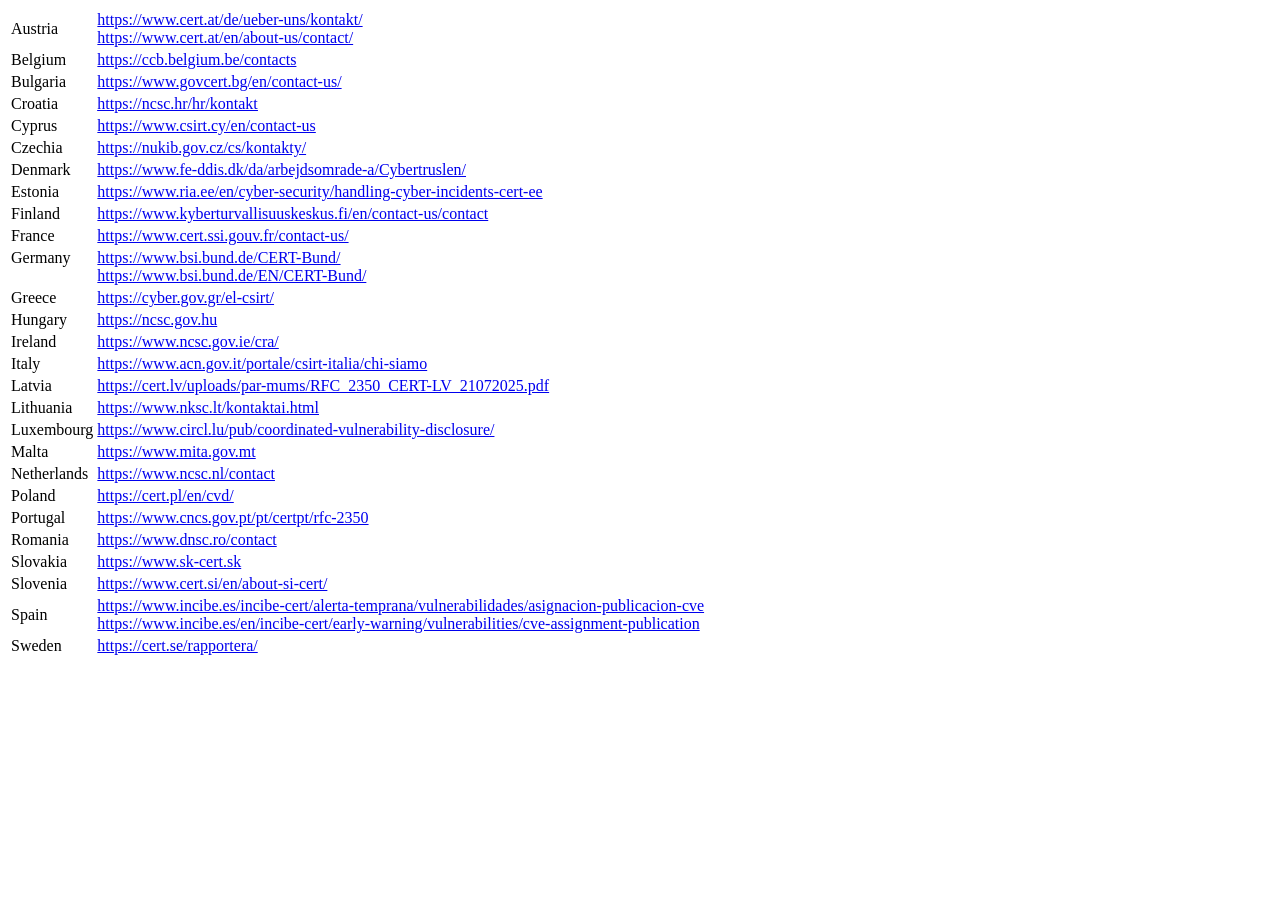
<file: tools/tests/fixtures/csirt_list.html>
<html><body>
<table class="table grid listing">
<tbody>
<tr>
<td>Austria</td>
<td><a href="https://www.cert.at/de/ueber-uns/kontakt/">https://www.cert.at/de/ueber-uns/kontakt/</a>&nbsp;<br><a href="https://www.cert.at/en/about-us/contact/">https://www.cert.at/en/about-us/contact/</a>&nbsp;</td>
</tr>
<tr>
<td>Belgium</td>
<td><a href="https://ccb.belgium.be/contacts">https://ccb.belgium.be/contacts</a>&nbsp;</td>
</tr>
<tr>
<td>Bulgaria</td>
<td><a href="https://www.govcert.bg/en/contact-us/">https://www.govcert.bg/en/contact-us/</a>&nbsp;</td>
</tr>
<tr>
<td>Croatia</td>
<td><a href="https://ncsc.hr/hr/kontakt"><u>https://ncsc.hr/hr/kontakt</u></a></td>
</tr>
<tr>
<td>Cyprus</td>
<td><a href="https://www.csirt.cy/en/contact-us">https://www.csirt.cy/en/contact-us</a>&nbsp;</td>
</tr>
<tr>
<td>Czechia</td>
<td><a href="https://nukib.gov.cz/cs/kontakty/">https://nukib.gov.cz/cs/kontakty/</a>&nbsp;</td>
</tr>
<tr>
<td>Denmark</td>
<td><a href="https://www.fe-ddis.dk/da/arbejdsomrade-a/Cybertruslen/">https://www.fe-ddis.dk/da/arbejdsomrade-a/Cybertruslen/</a>&nbsp;</td>
</tr>
<tr>
<td>Estonia</td>
<td><a href="https://www.ria.ee/en/cyber-security/handling-cyber-incidents-cert-ee">https://www.ria.ee/en/cyber-security/handling-cyber-incidents-cert-ee</a>&nbsp;</td>
</tr>
<tr>
<td>Finland</td>
<td><a href="https://www.kyberturvallisuuskeskus.fi/en/contact-us/contact">https://www.kyberturvallisuuskeskus.fi/en/contact-us/contact</a>&nbsp;</td>
</tr>
<tr>
<td>France</td>
<td><a href="https://www.cert.ssi.gouv.fr/contact-us/">https://www.cert.ssi.gouv.fr/contact-us/</a>&nbsp;</td>
</tr>
<tr>
<td>Germany<br>&nbsp;</td>
<td><a href="https://www.bsi.bund.de/CERT-Bund/">https://www.bsi.bund.de/CERT-Bund/</a>&nbsp;<br><a href="https://www.bsi.bund.de/EN/CERT-Bund/">https://www.bsi.bund.de/EN/CERT-Bund/</a>&nbsp;</td>
</tr>
<tr>
<td>Greece</td>
<td><a href="https://cyber.gov.gr/el-csirt/">https://cyber.gov.gr/el-csirt/</a>&nbsp;</td>
</tr>
<tr>
<td>Hungary</td>
<td><a href="https://ncsc.gov.hu">https://ncsc.gov.hu</a>&nbsp;</td>
</tr>
<tr>
<td>Ireland</td>
<td><a href="https://www.ncsc.gov.ie/cra/">https://www.ncsc.gov.ie/cra/</a>&nbsp;</td>
</tr>
<tr>
<td>Italy</td>
<td><a href="https://www.acn.gov.it/portale/csirt-italia/chi-siamo">https://www.acn.gov.it/portale/csirt-italia/chi-siamo</a>&nbsp;</td>
</tr>
<tr>
<td>Latvia</td>
<td><a href="https://cert.lv/uploads/par-mums/RFC_2350_CERT-LV_21072025.pdf">https://cert.lv/uploads/par-mums/RFC_2350_CERT-LV_21072025.pdf</a>&nbsp;</td>
</tr>
<tr>
<td>Lithuania</td>
<td><a href="https://www.nksc.lt/kontaktai.html">https://www.nksc.lt/kontaktai.html</a>&nbsp;</td>
</tr>
<tr>
<td>Luxembourg</td>
<td><a href="https://www.circl.lu/pub/coordinated-vulnerability-disclosure/">https://www.circl.lu/pub/coordinated-vulnerability-disclosure/</a>&nbsp;</td>
</tr>
<tr>
<td>Malta</td>
<td><a href="https://www.mita.gov.mt">https://www.mita.gov.mt</a>&nbsp;</td>
</tr>
<tr>
<td>Netherlands</td>
<td><a href="https://www.ncsc.nl/contact">https://www.ncsc.nl/contact</a>&nbsp;</td>
</tr>
<tr>
<td>Poland</td>
<td><a href="https://cert.pl/en/cvd/">https://cert.pl/en/cvd/</a>&nbsp;</td>
</tr>
<tr>
<td>Portugal</td>
<td><a href="https://www.cncs.gov.pt/pt/certpt/rfc-2350">https://www.cncs.gov.pt/pt/certpt/rfc-2350</a>&nbsp;</td>
</tr>
<tr>
<td>Romania</td>
<td><a href="https://www.dnsc.ro/contact">https://www.dnsc.ro/contact</a>&nbsp;</td>
</tr>
<tr>
<td>Slovakia</td>
<td><a href="https://www.sk-cert.sk">https://www.sk-cert.sk</a>&nbsp;</td>
</tr>
<tr>
<td>Slovenia</td>
<td><a href="https://www.cert.si/en/about-si-cert/">https://www.cert.si/en/about-si-cert/</a>&nbsp;</td>
</tr>
<tr>
<td>Spain</td>
<td><a href="https://www.incibe.es/incibe-cert/alerta-temprana/vulnerabilidades/asignacion-publicacion-cve">https://www.incibe.es/incibe-cert/alerta-temprana/vulnerabilidades/asignacion-publicacion-cve</a><br><a href="https://www.incibe.es/en/incibe-cert/early-warning/vulnerabilities/cve-assignment-publication">https://www.incibe.es/en/incibe-cert/early-warning/vulnerabilities/cve-assignment-publication</a>&nbsp;</td>
</tr>
<tr>
<td>Sweden</td>
<td><a href="https://cert.se/rapportera/">https://cert.se/rapportera/</a>&nbsp;</td>
</tr>
</tbody>
</table>
</body></html>
</file>
<file: styles.css>
/* ===========================================================================
   Single Reporting Platform — Manufacturer's guide
   Direction B "Workspace" — cool, neutral, app/docs-like.
   Plain static stylesheet; tokens from the design handoff.
   ========================================================================= */

:root {
  /* surfaces */
  --bg:            #eef1f4;
  --sidebar:       #fbfcfd;
  --card:          #ffffff;
  --card-alt:      #f5f7f9;
  --group-row:     #f0f5f5;
  --hairline:      #e2e7ec;
  --hairline-soft: #eef1f4;
  --group-rule:    #e7ecf0;

  /* ink */
  --ink:    #16191d;
  --body:   #5e666f;
  --muted:  #6b727b;
  --faint:  #8b939c;
  --faintest: #a3abb3;

  /* accent (teal) */
  --accent:        #16636b;
  --accent-tint:   #eef4f4;
  --accent-strong: #0f5b58;
  --rail-halo:     #e3f0f0;
  --rail-line:     #dfe4e9;

  /* amber */
  --amber-text:    #8a5a1a;
  --amber-dot:     #c08a2e;
  --amber-chip-bg: #fbe6cf;
  --amber-callout-bg: #fdf4e3;
  --amber-callout-border: #efdfc0;

  /* info callout */
  --info-bg:     #eef3f6;
  --info-border: #d8e3ea;
  --callout-ink: #3f4853;

  /* status chips */
  --chip-mand-bg: #def0ef; --chip-mand-text: #0f5b58;
  --chip-cond-bg: #fbe6cf; --chip-cond-text: #8a5a1a;
  --chip-opt-bg:  #e6eaee; --chip-opt-text:  #687079;
}

/* ---------- dark palette ---------------------------------------------- */
:root[data-theme="dark"] {
  --bg:            #0f1316;
  --sidebar:       #161a1f;
  --card:          #1a1f25;
  --card-alt:      #20262d;
  --group-row:     #1f2a2a;
  --hairline:      #2a313a;
  --hairline-soft: #1f252c;
  --group-rule:    #2a313a;

  --ink:    #eef1f4;
  --body:   #b6bec7;
  --muted:  #9aa2ab;
  --faint:  #7a828b;
  --faintest: #5e666f;

  --accent:        #4cb6b8;
  --accent-tint:   #16363a;
  --accent-strong: #7fd1d2;
  --rail-halo:     #1d3034;
  --rail-line:     #323a44;

  --amber-text:    #d8a558;
  --amber-dot:     #d8a558;
  --amber-chip-bg: #3a2a16;
  --amber-callout-bg: #2a2114;
  --amber-callout-border: #4a3a1e;

  --info-bg:     #19222a;
  --info-border: #2a3640;
  --callout-ink: #c2c9d2;

  --chip-mand-bg: #16363a; --chip-mand-text: #7fd1d2;
  --chip-cond-bg: #3a2a16; --chip-cond-text: #d8a558;
  --chip-opt-bg:  #262d35; --chip-opt-text:  #a3abb3;
}
@media (prefers-color-scheme: dark) {
  :root:not([data-theme="light"]) {
    --bg:            #0f1316;
    --sidebar:       #161a1f;
    --card:          #1a1f25;
    --card-alt:      #20262d;
    --group-row:     #1f2a2a;
    --hairline:      #2a313a;
    --hairline-soft: #1f252c;
    --group-rule:    #2a313a;

    --ink:    #eef1f4;
    --body:   #b6bec7;
    --muted:  #9aa2ab;
    --faint:  #7a828b;
    --faintest: #5e666f;

    --accent:        #4cb6b8;
    --accent-tint:   #16363a;
    --accent-strong: #7fd1d2;
    --rail-halo:     #1d3034;
    --rail-line:     #323a44;

    --amber-text:    #d8a558;
    --amber-dot:     #d8a558;
    --amber-chip-bg: #3a2a16;
    --amber-callout-bg: #2a2114;
    --amber-callout-border: #4a3a1e;

    --info-bg:     #19222a;
    --info-border: #2a3640;
    --callout-ink: #c2c9d2;

    --chip-mand-bg: #16363a; --chip-mand-text: #7fd1d2;
    --chip-cond-bg: #3a2a16; --chip-cond-text: #d8a558;
    --chip-opt-bg:  #262d35; --chip-opt-text:  #a3abb3;
  }
}

* { box-sizing: border-box; }
html { scroll-behavior: smooth; }
body {
  margin: 0;
  padding: 0;
  background: var(--bg);
  color: var(--ink);
  font-family: 'IBM Plex Sans', system-ui, sans-serif;
  -webkit-font-smoothing: antialiased;
  text-rendering: optimizeLegibility;
}
::selection { background: var(--accent); color: #fff; }

a { color: var(--accent); }
.intro a, li.step a, .callout a, .faq-body a, .footer-legal a { color: var(--accent); text-decoration: underline; text-underline-offset: 2px; }

/* ---------- layout shell ---------------------------------------------- */
.shell { min-height: 100vh; background: var(--bg); }

.main { margin-left: 264px; min-width: 0; }
.content { max-width: 1040px; margin: 0 auto; padding: 0 56px; }

/* ---------- sidebar --------------------------------------------------- */
.side {
  position: fixed; top: 0; left: 0; bottom: 0;
  width: 264px;
  background: var(--sidebar);
  border-right: 1px solid var(--hairline);
  display: flex; flex-direction: column;
  z-index: 40;
}
.side-brand {
  display: flex; align-items: center; gap: 11px;
  text-decoration: none;
  padding: 20px 22px;
  border-bottom: 1px solid var(--hairline-soft);
}
.brand-tile {
  width: 30px; height: 30px; border-radius: 7px;
  background: var(--accent); color: #fff;
  display: flex; align-items: center; justify-content: center;
  font: 600 11px/1 'IBM Plex Mono', monospace;
}
.brand-name { display: flex; flex-direction: column; line-height: 1.25; }
.brand-name .b-title { font-size: 13px; font-weight: 600; color: var(--ink); }
.brand-name .b-sub { font-size: 12px; color: var(--faint); }

.sidenav { flex: 1; overflow: auto; padding: 20px 14px; }
.sidenav-label {
  font-size: 11px; font-weight: 600; letter-spacing: .04em;
  color: var(--faintest); padding: 0 10px 10px;
}
.toc-link {
  display: grid; grid-template-columns: 24px 1fr; gap: 11px; align-items: start;
  text-decoration: none; padding: 9px 10px; border-radius: 7px;
  color: var(--ink); background: transparent;
  transition: background .15s ease;
}
.toc-link:hover { background: #f1f4f6; }
.toc-link.active,
.toc-link.active:hover { background: var(--accent-tint); }
.toc-num { font: 500 12px/1.4 'IBM Plex Mono', monospace; color: var(--accent); }
.toc-body { display: flex; flex-direction: column; gap: 1px; }
.toc-title { font-size: 13px; font-weight: 600; }
.toc-sub { font-size: 12px; color: var(--faint); }
.toc-link.simple {
  display: block; padding: 9px 10px; border-radius: 7px;
  color: var(--ink); font-size: 13px; font-weight: 600;
}
.sidenav-divider { height: 1px; background: var(--hairline-soft); margin: 16px 10px; }

.sidefoot { padding: 16px 22px; border-top: 1px solid var(--hairline-soft); }
.status-pill {
  display: inline-flex; align-items: center; gap: 8px;
  font-size: 12px; color: var(--amber-text);
}
.status-dot { width: 7px; height: 7px; border-radius: 50%; background: var(--amber-dot); }
.sidefoot p { margin: 10px 0 0; font-size: 11px; line-height: 1.5; color: var(--faintest); }

/* ---------- hero ------------------------------------------------------ */
.hero { padding: 54px 0 8px; }
.eyebrow { font: 500 12px/1 'IBM Plex Mono', monospace; color: var(--faint); margin-bottom: 22px; }
h1 {
  margin: 0; max-width: 760px;
  font-size: 40px; font-weight: 700; line-height: 1.1; letter-spacing: -0.02em;
  color: var(--ink); text-wrap: balance;
}
.lede {
  margin: 20px 0 0; font-size: 17px; line-height: 1.6; color: var(--body);
  text-wrap: pretty;
}

/* ---------- deadline rail --------------------------------------------- */
.rail-card {
  margin: 34px 0 8px;
  background: var(--card); border: 1px solid var(--hairline); border-radius: 10px;
  padding: 24px 28px;
}
.rail-title { font-size: 13px; font-weight: 600; color: var(--ink); margin-bottom: 4px; }
.rail-sub { margin: 0 0 22px; font-size: 13px; color: var(--faint); }
.rail { display: grid; grid-template-columns: repeat(5, 1fr); gap: 0; position: relative; }
.rail-node { position: relative; padding-right: 14px; }
.rail-dotline { display: flex; align-items: center; margin-bottom: 12px; position: relative; }
.rail-dot {
  width: 11px; height: 11px; border-radius: 50%; background: var(--accent);
  flex: none; box-shadow: 0 0 0 4px var(--rail-halo);
}
.rail-line { flex: 1; height: 2px; background: var(--rail-line); }
.rail-t { font: 500 12px/1 'IBM Plex Mono', monospace; color: var(--accent); margin-bottom: 7px; }
.rail-label { font-size: 13px; font-weight: 600; color: var(--ink); line-height: 1.25; }
.rail-node.pre .rail-dot {
  background: transparent; border: 2px solid var(--faint);
  box-shadow: 0 0 0 4px var(--hairline-soft); box-sizing: border-box;
}
.rail-node.pre .rail-line {
  background: none; height: 0;
  border-top: 2px dashed var(--rail-line);
}
.rail-node.pre .rail-t { color: var(--faint); }
.rail-node.pre .rail-label { color: var(--body); }
.rail-annot {
  position: absolute; bottom: calc(100% + 4px); left: 22px; right: 0;
  text-align: center; white-space: nowrap;
  font: 400 11px/1 'IBM Plex Mono', monospace;
  color: var(--faint); letter-spacing: .02em;
}

/* ---------- sections -------------------------------------------------- */
.phase { scroll-margin-top: 24px; padding-top: 56px; }
.phase.divider {
  padding-top: 60px;
  border-top: 1px solid var(--hairline);
  margin-top: 54px;
}
.phase-eyebrow { font: 500 12px/1 'IBM Plex Mono', monospace; color: var(--accent); margin-bottom: 11px; }
.phase-meta { display: flex; align-items: center; gap: 12px; margin-bottom: 11px; }
.phase-tag { font: 500 12px/1 'IBM Plex Mono', monospace; color: var(--accent); }
.chip-deadline {
  font: 500 12px/1 'IBM Plex Mono', monospace;
  padding: 4px 9px; border-radius: 5px;
  background: var(--amber-chip-bg); color: var(--amber-text);
}
h2 {
  margin: 0; font-size: 28px; font-weight: 700; letter-spacing: -0.01em; color: var(--ink);
}
.intro { margin: 16px 0 0; font-size: 15.5px; line-height: 1.62; color: var(--body); }

/* section labels (Required data / Procedure / From the platform) */
.seclabel { display: flex; align-items: center; gap: 11px; margin: 36px 0 14px; }
.seclabel.proc { margin: 36px 0 16px; }
.seclabel.shots { margin: 38px 0 16px; }
.seclabel-bar { width: 3px; height: 15px; background: var(--accent); border-radius: 2px; }
.seclabel-text { font-size: 14px; font-weight: 600; color: var(--ink); }
.seclabel-hint { margin-left: auto; font: 400 11px/1 'IBM Plex Mono', monospace; color: var(--faintest); }

/* ---------- data tables ----------------------------------------------- */
.table-wrap {
  background: var(--card); border: 1px solid var(--hairline);
  border-radius: 10px; overflow: hidden;
}
table.data { width: 100%; font-size: 14px; border-collapse: collapse; }
.col-field { width: 40%; }
.col-status { width: 128px; }
table.data thead tr { background: var(--card-alt); }
table.data th {
  text-align: left; padding: 11px 18px;
  font-size: 12px; font-weight: 600; color: var(--faint);
  border-bottom: 1px solid var(--hairline);
}
table.data th.c-status { padding: 11px 14px; }
table.data td { padding: 12px 18px; vertical-align: top; border-top: 1px solid var(--hairline-soft); }
td.c-field { color: var(--ink); font-weight: 500; }
td.c-status { padding: 12px 14px; }
td.c-note { color: var(--muted); line-height: 1.5; }
tr.group td {
  padding: 8px 18px; background: var(--group-row);
  font-size: 12px; font-weight: 600; letter-spacing: .02em; color: var(--accent);
  border-top: 1px solid var(--group-rule); border-bottom: 1px solid var(--group-rule);
}

/* status chips */
.chip {
  display: inline-block; white-space: nowrap;
  font: 500 12px/1.4 'IBM Plex Sans', sans-serif;
  padding: 4px 10px; border-radius: 5px;
}
.chip.mandatory   { background: var(--chip-mand-bg); color: var(--chip-mand-text); }
.chip.conditional { background: var(--chip-cond-bg); color: var(--chip-cond-text); }
.chip.optional    { background: var(--chip-opt-bg);  color: var(--chip-opt-text); }
.chip.carried     { background: var(--card-alt);     color: var(--faint); }
.chip.na          { background: transparent;         color: var(--faintest); border: 1px dashed var(--hairline); padding: 3px 9px; }

/* ---------- guided walkthrough ---------------------------------------- */
ol.walk { margin: 0; padding: 0; list-style: none; counter-reset: wstep; }
li.wstep { padding: 0 0 26px; border-bottom: 1px solid var(--hairline-soft); margin-bottom: 26px; }
li.wstep:last-child { border-bottom: none; margin-bottom: 0; padding-bottom: 0; }
.wstep-head { display: flex; align-items: baseline; gap: 12px; margin-bottom: 14px; }
.wstep-num {
  flex: 0 0 auto; width: 24px; height: 24px; border-radius: 50%;
  background: var(--accent); color: #fff;
  font: 600 12px/24px 'IBM Plex Mono', monospace; text-align: center;
}
.wstep-head h3 { margin: 0; font-size: 16px; font-weight: 600; color: var(--ink); line-height: 1.4; }
/* 720px is the measure the field-card bodies already use, so a screenshot
   sits at the guide's reading width rather than the full 928px column */
li.wstep > figure { margin: 0 0 14px; max-width: 720px; }
li.wstep > figure.wide { max-width: 100%; }     /* a wide screen, shown wide: at 720px its type went below the guidance's */
li.wstep > figure.narrow { max-width: 400px; }  /* a zoomed crop: at its own 445px its type towered over the guidance's */
li.wstep > figure figcaption { margin-top: 8px; font-size: 13px; line-height: 1.6; color: var(--faint); }
.wstep-lede { margin: 0 0 14px; font-size: 14px; line-height: 1.7; color: var(--body); }
.wstep-lede a, .wstep-more a, .ownnote a { color: var(--accent); text-decoration: underline; text-underline-offset: 2px; }
.wstep-more { margin: 12px 0 0; font-size: 13px; line-height: 1.6; color: var(--faint); }
li.wstep .table-wrap { margin-bottom: 0; }
li.wstep .callout { margin-top: 14px; }
.ownnote {
  margin: 14px 0 0; padding: 12px 16px; font-size: 14px; line-height: 1.7;
  color: var(--body); background: var(--card-alt);
  border-left: 3px solid var(--accent); border-radius: 0 6px 6px 0;
}

/* narrow screens: the three-column field table becomes stacked cards, or the
   prose column ends up one word wide */
@media (max-width: 620px) {
  li.wstep table.data thead { display: none; }
  li.wstep table.data, li.wstep table.data tbody, li.wstep table.data tr, li.wstep table.data td { display: block; width: auto; }
  li.wstep table.data tr { padding: 14px 16px; border-top: 1px solid var(--hairline-soft); }
  li.wstep table.data tr:first-child { border-top: none; }
  li.wstep table.data td { padding: 0; border: none; }
  li.wstep td.c-field { margin-bottom: 8px; }
  li.wstep td.c-status { display: inline-block; margin-bottom: 8px; }
  li.wstep td.c-note { line-height: 1.65; }
  li.wstep .col-field, li.wstep .col-status { width: auto; }
  li.wstep table.data tr.group td { padding: 0; }
  li.wstep table.data tr.group {
    padding: 8px 16px; background: var(--card-alt);
    font: 500 11px/1.4 'IBM Plex Mono', monospace; letter-spacing: .04em;
    text-transform: uppercase; color: var(--faintest);
  }
}

/* ---------- field reference ------------------------------------------- */
.fieldgroup-sub { margin: -6px 0 12px; font-size: 13px; line-height: 1.6; color: var(--faint); }
details.faq.field > summary { gap: 12px; }
.field-chips { display: flex; gap: 6px; flex: 0 0 auto; }
.field-chips .chip { font-size: 11px; padding: 3px 8px; }
.field-src { font: 400 12px/1.5 'IBM Plex Mono', monospace; color: var(--faintest); margin: 0 0 12px; }
.field-gl { color: var(--faint); }
.field-ex { font-family: 'IBM Plex Mono', monospace; font-size: 13px; color: var(--ink); }
.field-foot { font-size: 13px; color: var(--faint); font-style: italic; }
.field-status { display: flex; flex-wrap: wrap; align-items: center; gap: 6px; font-size: 12px; color: var(--faint); }
.field-status .chip { font-size: 11px; padding: 3px 8px; }
a.fieldref {
  display: inline-block; margin-left: 8px; vertical-align: 1px;
  font: 500 11px/1 'IBM Plex Mono', monospace; color: var(--accent);
  text-decoration: none;
  padding: 3px 6px; border-radius: 4px;
  border: 1px solid var(--hairline); background: var(--card-alt);
}
a.fieldref:hover, a.fieldref:focus-visible {
  color: #fff; background: var(--accent); border-color: var(--accent);
}
a.fieldref::after { content: '\2197'; margin-left: 3px; opacity: .55; }

/* the entry a field number lands on, briefly marked so it is findable
   (a box-shadow would be clipped by .faq-wrap's overflow: hidden) */
details.field.flash > summary { background: var(--accent-tint); }
details.field.flash { border-left: 3px solid var(--accent); }
details.field { border-left: 3px solid transparent; transition: border-color .3s ease; }
/* the stage chips wrap under the field name on narrow screens rather than
   disappearing — they are the only place the per-stage status is stated */
@media (max-width: 720px) {
  details.faq.field > summary { flex-wrap: wrap; gap: 10px 16px; }
  .field .faq-qwrap { order: 0; }
  .field .faq-chev { order: 1; }   /* stays on the title's line */
  .field .notemarks { order: 2; flex-basis: 100%; }
  .field .field-chips { order: 3; flex-basis: 100%; }
}

/* ---------- procedure steps ------------------------------------------- */
ol.steps { margin: 0; padding: 0; list-style: none; }
li.step {
  position: relative; padding: 0 0 16px 38px;
  font-size: 14px; line-height: 1.6; color: var(--body);
}
.step-num {
  position: absolute; left: 0; top: 0;
  width: 24px; height: 24px; border-radius: 6px;
  background: var(--accent-tint); color: var(--accent);
  display: flex; align-items: center; justify-content: center;
  font: 500 12px/1 'IBM Plex Mono', monospace;
}
li.step strong { color: var(--ink); font-weight: 600; }

/* ---------- callouts -------------------------------------------------- */
.callout { margin: 24px 0 0; padding: 16px 18px; border-radius: 10px; }
.callout p { margin: 0; font-size: 13px; line-height: 1.6; color: var(--callout-ink); }
.callout p.lead { margin: 0 0 10px; }
.callout strong { color: var(--ink); font-weight: 600; }
.callout.info  { background: var(--info-bg); border: 1px solid var(--info-border); }
.callout.amber { background: var(--amber-callout-bg); border: 1px solid var(--amber-callout-border); }
.callout.amber strong.lead-in { color: var(--amber-text); }
.callout.neutral { background: var(--card-alt); border: 1px solid var(--hairline); }
.callout ul { margin: 0; padding-left: 18px; }
.callout li { font-size: 13px; line-height: 1.55; color: var(--callout-ink); margin-bottom: 5px; }
.callout li:last-child { margin-bottom: 0; }

/* ---------- screenshot grid ------------------------------------------- */
/* screenshots render at their capture size at most: stretching them past it
   blew the UI type up past the guidance type around it, and made the inline
   image larger than the lightbox, which opens at natural size */
.shot {
  display: block; width: auto; max-width: 100%; height: auto;
  border: 1px solid var(--hairline); border-radius: 8px;
  background: var(--card);
  cursor: zoom-in;
}
/* fallback box when a screenshot is missing */
figure.missing .shot { display: none; }
.imgsrc { margin: 10px 0 0; font-size: 12.5px; line-height: 1.6; color: var(--faint); }
.imgsrc a { color: var(--accent); text-decoration: underline; text-underline-offset: 2px; }
.shot-ph {
  display: none; width: 100%; aspect-ratio: 16/10;
  border: 1px dashed var(--hairline); border-radius: 8px;
  background: var(--card-alt);
  align-items: center; justify-content: center;
  font: 400 12px/1.4 'IBM Plex Mono', monospace; color: var(--faintest);
  text-align: center; padding: 0 16px;
}
figure.missing .shot-ph { display: flex; }

/* ---------- lightbox -------------------------------------------------- */
#lb {
  position: fixed; inset: 0; z-index: 999;
  display: none; align-items: center; justify-content: center;
  padding: 30px;
  background: rgba(22, 25, 29, .82);
  cursor: zoom-out;
}
#lb[hidden] { display: none; }
#lb.open { display: flex; }
.lb-img {
  max-width: 95%; max-height: 92%;
  border-radius: 8px; background: var(--card);
  box-shadow: 0 24px 64px rgba(0, 0, 0, .45);
  cursor: default;
}
.lb-cap {
  position: absolute; left: 0; right: 0; bottom: 18px;
  text-align: center;
  font: 400 12px/1.4 'IBM Plex Mono', monospace; color: #dde3ec;
}
.lb-x {
  position: absolute; top: 16px; right: 22px;
  background: none; border: none; padding: 0;
  font: 300 30px/1 'IBM Plex Sans', sans-serif; color: #fff;
  cursor: pointer;
}
.lb-x:hover { color: #fff; opacity: .8; }
.lb-nav {
  position: absolute; top: 50%; transform: translateY(-50%);
  width: 48px; height: 48px; border-radius: 999px;
  display: flex; align-items: center; justify-content: center;
  background: rgba(255, 255, 255, .12); border: none; color: #fff;
  font: 300 30px/1 'IBM Plex Sans', sans-serif; cursor: pointer;
  transition: background .15s ease;
}
.lb-nav:hover { background: rgba(255, 255, 255, .24); }
.lb-prev { left: 18px; }
.lb-next { right: 18px; }
@media (max-width: 560px) {
  .lb-nav { width: 40px; height: 40px; font-size: 24px; }
  .lb-prev { left: 8px; }
  .lb-next { right: 8px; }
}

/* ---------- floating section bar (mobile) ----------------------------- */
.floatbar {
  display: none; /* shown ≤860px via the media query */
  position: fixed; left: 50%; transform: translateX(-50%);
  bottom: 14px; z-index: 60;
  align-items: center; gap: 2px;
  max-width: calc(100vw - 24px);
  padding: 4px;
  background: var(--sidebar);
  border: 1px solid var(--hairline);
  border-radius: 999px;
  box-shadow: 0 6px 22px rgba(22, 25, 29, .16);
}
.fb-btn {
  flex: none; width: 36px; height: 36px;
  display: flex; align-items: center; justify-content: center;
  border: none; background: none; border-radius: 999px;
  font: 400 22px/1 'IBM Plex Sans', sans-serif; color: var(--accent);
  cursor: pointer;
}
.fb-btn:disabled { color: var(--faintest); cursor: default; }
.fb-btn:not(:disabled):active { background: var(--accent-tint); }
.fb-cur {
  display: flex; align-items: center; gap: 8px;
  height: 36px; padding: 0 10px;
  border: none; background: none; border-radius: 999px;
  font-family: inherit; color: var(--ink); cursor: pointer;
}
.fb-num { font: 500 11px/1 'IBM Plex Mono', monospace; color: var(--accent); }
.fb-label {
  font-size: 13px; font-weight: 600;
  max-width: 44vw; white-space: nowrap; overflow: hidden; text-overflow: ellipsis;
}
.fb-caret { font-size: 9px; color: var(--faint); transition: transform .2s ease; }
.floatbar.menu-open .fb-caret { transform: rotate(180deg); }

.fb-menu {
  display: none;
  position: absolute; bottom: calc(100% + 8px); left: 50%; transform: translateX(-50%);
  min-width: 230px; padding: 6px;
  background: var(--sidebar);
  border: 1px solid var(--hairline);
  border-radius: 12px;
  box-shadow: 0 8px 26px rgba(22, 25, 29, .18);
}
.floatbar.menu-open .fb-menu { display: block; }
.fb-menu a {
  display: flex; align-items: center; gap: 11px;
  padding: 9px 12px; border-radius: 8px;
  text-decoration: none; color: var(--ink); font-size: 13px; font-weight: 600;
}
.fb-menu a .fb-mnum {
  flex: none; width: 18px;
  font: 500 11px/1 'IBM Plex Mono', monospace; color: var(--accent);
}
.fb-menu a.active { background: var(--accent-tint); }
.fb-menu a:active { background: #f1f4f6; }

/* ---------- FAQ ------------------------------------------------------- */
.faq-wrap {
  background: var(--card); border: 1px solid var(--hairline);
  border-radius: 10px; overflow: hidden;
}
details.faq { border-top: 1px solid var(--hairline-soft); }
details.faq:first-child { border-top: none; }
details.faq > summary {
  cursor: pointer; list-style: none;
  display: flex; justify-content: space-between; align-items: center; gap: 24px;
  padding: 16px 20px; font-size: 15.5px; font-weight: 600; color: var(--ink);
}
details.faq > summary::-webkit-details-marker { display: none; }
.faq-chev {
  flex: none; font: 300 22px/1 'IBM Plex Sans', sans-serif; color: var(--accent);
  transition: transform .2s ease;
}
details.faq[open] > summary .faq-chev { transform: rotate(45deg); }
.faq-body { padding: 0 20px 20px; max-width: 720px; }
.faq-body p { margin: 0 0 12px; font-size: 14px; line-height: 1.66; color: var(--body); }
.faq-body p:last-child { margin-bottom: 0; }
.faq-body ul { margin: 2px 0 12px; padding-left: 20px; }
.faq-body li { font-size: 14px; line-height: 1.6; color: var(--body); margin-bottom: 6px; }

/* FAQ items amended with unofficial (Expert Group demo) information */
.faq-qwrap { display: flex; align-items: baseline; gap: 10px; flex: 1; min-width: 0; }
.faq-qwrap > span:not([class]) { flex: 1 1 auto; min-width: 0; }
.faq-num {
  flex: none; min-width: 28px;
  font: 500 12px/1 'IBM Plex Mono', monospace; letter-spacing: .02em;
  color: var(--faint);
}
.faq-amend {
  margin-top: 14px; padding: 12px 14px;
  background: var(--amber-callout-bg); border: 1px solid var(--amber-callout-border);
  border-radius: 8px;
}
.amend-label {
  display: block; margin-bottom: 6px;
  font: 600 11px/1 'IBM Plex Mono', monospace; letter-spacing: .03em;
  color: var(--amber-text); text-transform: uppercase;
}
.faq-amend p { margin: 0 0 8px; font-style: italic; font-size: 14px; line-height: 1.6; color: var(--callout-ink); }
.faq-amend p:last-child { margin-bottom: 0; }
.faq-amend ul { margin: 2px 0 8px; padding-left: 20px; }
.faq-amend li { font-style: italic; font-size: 14px; line-height: 1.55; color: var(--callout-ink); margin-bottom: 5px; }

/* ---------- footer ---------------------------------------------------- */
footer.foot { margin-top: 56px; padding: 30px 0 80px; border-top: 1px solid var(--hairline); }
.footer-label { font-size: 13px; font-weight: 600; color: var(--ink); margin-bottom: 14px; }
dl.facts { margin: 0 0 28px; display: grid; grid-template-columns: 200px 1fr; gap: 0; }
dl.facts dt { padding: 11px 0; border-top: 1px solid var(--hairline-soft); font-size: 13px; color: var(--faint); }
dl.facts dd { margin: 0; padding: 11px 0; border-top: 1px solid var(--hairline-soft); font-size: 13px; color: var(--ink); font-weight: 500; }
.footer-legal { margin: 0 0 8px; font-size: 12.5px; line-height: 1.6; color: var(--faint); }
.footer-legal a { color: var(--accent); text-decoration: underline; text-underline-offset: 2px; }
.footer-disc { margin: 0; font-size: 12.5px; color: var(--faintest); }

/* ---------- responsive ------------------------------------------------ */
@media (max-width: 860px) {
  /* sidebar collapses to a clean top bar: brand + status only.
     Phase navigation moves to the floating bar (.floatbar). */
  .side {
    position: static; width: auto; inset: auto; height: auto;
    border-right: none; border-bottom: 1px solid var(--hairline);
    flex-direction: row; align-items: center;
  }
  .side-brand { flex: 1; border-bottom: none; padding: 13px 18px; }
  .sidenav { display: none; }
  .sidefoot { border-top: none; padding: 13px 18px; }
  .sidefoot p { display: none; }
  .main { margin-left: 0; }
  .rail { grid-template-columns: repeat(2, 1fr); row-gap: 24px; }
  .content { padding-left: 24px; padding-right: 24px; }
  h1 { font-size: 31px; }
  .floatbar { display: flex; }
}
@media (max-width: 520px) {
  .rail { grid-template-columns: 1fr 1fr; }
  dl.facts { grid-template-columns: 1fr; }
  dl.facts dt { padding-bottom: 0; }
  dl.facts dd { border-top: none; padding-top: 2px; }
}

/* ---------- theme toggle --------------------------------------------- */
.theme-toggle {
  display: flex; align-items: center; gap: 10px;
  width: 100%; padding: 8px 10px; margin-bottom: 12px;
  background: transparent; border: 1px solid var(--hairline);
  border-radius: 8px; cursor: pointer;
  color: var(--body); font: 500 12px/1 'IBM Plex Sans', sans-serif;
}
.theme-toggle:hover { background: var(--card-alt); color: var(--ink); }
.theme-toggle-track {
  position: relative; flex: none;
  width: 26px; height: 14px;
  background: var(--hairline); border-radius: 999px;
  transition: background .2s ease;
}
.theme-toggle-thumb {
  position: absolute; top: 1px; left: 1px;
  width: 12px; height: 12px; border-radius: 50%;
  background: var(--sidebar);
  box-shadow: 0 1px 2px rgba(0,0,0,.25);
  transition: transform .2s ease, background .2s ease;
}
.theme-toggle[aria-pressed="true"] .theme-toggle-track { background: var(--accent); }
.theme-toggle[aria-pressed="true"] .theme-toggle-thumb { transform: translateX(12px); }

/* dark-mode screenshot framing: lift white-bg shots off the dark card */
:root[data-theme="dark"] .shot { box-shadow: 0 0 0 1px var(--hairline); }
@media (prefers-color-scheme: dark) {
  :root:not([data-theme="light"]) .shot { box-shadow: 0 0 0 1px var(--hairline); }
}


/* ---------- who may do what: permission cells -------------------------- */
.col-perm { width: 21%; }
th.c-perm { text-align: left; }
td.c-func { font-weight: 500; color: var(--ink); }
.perm {
  display: inline-flex; align-items: center; gap: 7px;
  font: 500 12.5px/1.3 'IBM Plex Sans', sans-serif;
  padding: 4px 10px 4px 6px; border-radius: 5px; white-space: nowrap;
}
.perm-ic {
  display: inline-flex; align-items: center; justify-content: center;
  width: 17px; height: 17px; border-radius: 50%;
  font-size: 11px; line-height: 1; font-weight: 700;
}
.perm.yes { background: var(--chip-mand-bg); color: var(--chip-mand-text); }
.perm.yes .perm-ic { background: var(--chip-mand-text); color: var(--chip-mand-bg); }
.perm.no  { background: var(--chip-opt-bg);  color: var(--chip-opt-text); }
.perm.no  .perm-ic { background: var(--chip-opt-text); color: var(--chip-opt-bg); }
.perm.req { background: var(--chip-cond-bg); color: var(--chip-cond-text); }
.perm.req .perm-ic { background: var(--chip-cond-text); color: var(--chip-cond-bg); }
.perm.na  { background: transparent; color: var(--faintest); padding-left: 4px; }
.perm.na .perm-ic { width: auto; }
.perm-nalabel { font-family: 'IBM Plex Mono', monospace; font-size: 11.5px; }

/* ---------- field reference: cards / full table switch ----------------- */
.viewswitch {
  display: flex; flex-wrap: wrap; align-items: center; gap: 8px;
  margin: 26px 0 18px; padding: 12px 14px;
  background: var(--card-alt); border: 1px solid var(--hairline); border-radius: 8px;
}
.viewswitch-label {
  font: 500 11px/1 'IBM Plex Mono', monospace; letter-spacing: .04em;
  text-transform: uppercase; color: var(--faintest); margin-right: 2px;
}
.vsbtn {
  font: 500 13px/1 'IBM Plex Sans', sans-serif; cursor: pointer;
  padding: 7px 13px; border-radius: 6px;
  border: 1px solid var(--hairline); background: var(--card); color: var(--body);
}
.vsbtn:hover { border-color: var(--accent); color: var(--accent); }
.vsbtn[aria-pressed="true"] {
  background: var(--accent); border-color: var(--accent); color: #fff;
}
.viewswitch-hint {
  flex: 1 1 260px; font-size: 12.5px; line-height: 1.5; color: var(--faint);
}

table.fieldtable { font-size: 13px; line-height: 1.55; }
table.fieldtable th, table.fieldtable td { vertical-align: top; }
table.fieldtable .ft-num { width: 44px; }
table.fieldtable .ft-name { width: 17%; }
table.fieldtable .ft-mean { width: 23%; }
table.fieldtable .ft-how { width: auto; }
table.fieldtable .ft-st { width: 136px; }
table.fieldtable td.ft-name strong { display: block; color: var(--ink); }
table.fieldtable .ft-src {
  display: block; margin-top: 5px;
  font: 400 11.5px/1.5 'IBM Plex Mono', monospace; color: var(--faintest);
}
table.fieldtable .ft-sub {
  display: block; margin-top: 8px; font-size: 12.5px; color: var(--faint);
}
table.fieldtable .ft-sub b {
  font: 500 10.5px/1 'IBM Plex Mono', monospace; letter-spacing: .04em;
  text-transform: uppercase; color: var(--faintest); margin-right: 6px;
}
table.fieldtable .ft-sub.note { font-style: italic; }
table.fieldtable .ft-stage { display: flex; align-items: center; gap: 6px; margin-bottom: 5px; }
table.fieldtable .ft-stage b {
  flex: 0 0 26px;
  font: 500 10.5px/1 'IBM Plex Mono', monospace; color: var(--faintest); text-align: right;
}
table.fieldtable td.ft-st .chip { font-size: 11px; padding: 3px 8px; }
table.fieldtable .faq-num { font: 500 12px/1 'IBM Plex Mono', monospace; color: var(--accent); }
#fieldtable .table-wrap { overflow-x: auto; }

@media (max-width: 860px) {
  table.fieldtable { min-width: 820px; }
}

/* ---------- field cards: structured explanation ------------------------
   Scoped to .field throughout: details.faq, summary and .faq-body are
   shared with the 29 Q&A entries, which this must not touch. */

/* the collapsed row: stage chips carry their stage name, as in the table view */
.field-chips { display: flex; flex-wrap: wrap; gap: 6px; flex: 0 0 auto; }
.fchip { display: inline-flex; align-items: center; gap: 5px; }
.fchip > b {
  font: 500 10.5px/1 'IBM Plex Mono', monospace; letter-spacing: .02em;
  color: var(--faintest); font-weight: 500;
}

/* note markers, generated from the card's content by app.js */
.notemarks { display: inline-flex; flex-wrap: wrap; gap: 6px; flex: none; }
.notemark {
  display: inline-flex; align-items: center; gap: 5px;
  font: 500 11px/1 'IBM Plex Sans', sans-serif; white-space: nowrap;
  padding: 4px 9px 4px 7px; border-radius: 5px;
}
.notemark-ic { font-size: 11px; line-height: 1; }
.notemark.own { background: var(--accent-tint); color: var(--accent-strong); }
.notemark.src { background: var(--amber-chip-bg); color: var(--amber-text); }

/* the open card, told apart from the closed rows around it */
details.faq.field[open] { border-left-color: var(--accent); background: var(--card-alt); }
details.faq.field[open] > summary { color: var(--ink); }

/* body: one eyebrow per block instead of an inline bold run-in */
.fdef-label {
  display: block; margin-bottom: 5px;
  font: 500 10.5px/1 'IBM Plex Mono', monospace; letter-spacing: .05em;
  text-transform: uppercase; color: var(--faintest);
}
.field .faq-body { padding-top: 4px; }

/* format first: what kind of control this is, in one line */
p.field-format {
  margin: 0 0 16px; padding: 10px 12px;
  background: var(--card); border: 1px solid var(--hairline); border-radius: 7px;
}
details.faq.field[open] p.field-format { background: var(--card); }
p.field-format > span[data-k] {
  font: 500 13.5px/1.5 'IBM Plex Mono', monospace; color: var(--ink);
}

dl.fdef { margin: 0 0 16px; }
dl.fdef dt {
  margin-bottom: 5px;
  font: 500 10.5px/1 'IBM Plex Mono', monospace; letter-spacing: .05em;
  text-transform: uppercase; color: var(--faintest);
}
dl.fdef dd {
  margin: 0 0 16px; font-size: 14px; line-height: 1.66; color: var(--body);
}
dl.fdef dd:last-child { margin-bottom: 0; }

/* the example reads as quoted, because it is */
figure.field-example {
  margin: 0 0 16px; padding: 10px 14px;
  border-left: 3px solid var(--accent); background: var(--accent-tint);
  border-radius: 0 7px 7px 0;
}
figure.field-example .fdef-label { color: var(--accent-strong); opacity: .8; }
figure.field-example p {
  margin: 0;
  font: 400 13px/1.6 'IBM Plex Mono', monospace; color: var(--ink);
}

/* your own note, last thing in the card */
.field .ownnote { margin: 16px 0 0; }

/* the cross-reference, demoted to a footer line */
.field p.field-src {
  margin: 16px 0 0; padding-top: 12px;
  border-top: 1px solid var(--hairline-soft);
}

.field p.field-foot { margin: 0 0 16px; }
.field .faq-amend { margin: 0 0 16px; }

/* open all / close all, one per group */
.seclabel .openall {
  margin-left: auto; cursor: pointer;
  font: 500 11.5px/1 'IBM Plex Sans', sans-serif;
  padding: 5px 10px; border-radius: 5px;
  border: 1px solid var(--hairline); background: var(--card); color: var(--faint);
}
.seclabel .openall:hover { border-color: var(--accent); color: var(--accent); }

@media (max-width: 720px) {
  /* the summary wraps: title (with the chevron beside it), then the markers,
     then the stage chips — each on its own line rather than fighting for one */
}

/* ---------- abbreviations: hover / focus for the meaning ---------------
   Wrapped by app.js from one definitions map. The tooltip is CSS, not the
   browser's title bubble, so it appears at once and works on focus — which
   a tap gives on a phone, since each abbr is focusable. */
abbr.ab {
  position: relative; cursor: help;
  text-decoration: underline dotted; text-decoration-color: var(--faintest);
  text-underline-offset: 3px; text-decoration-thickness: 1px;
  border-radius: 2px;
}
abbr.ab:hover, abbr.ab:focus-visible { text-decoration-color: var(--accent); outline: none; }
abbr.ab:focus-visible { box-shadow: 0 0 0 2px var(--accent-tint); }
abbr.ab::after {
  content: attr(data-def);
  position: absolute; left: 50%; bottom: calc(100% + 8px); transform: translateX(-50%);
  width: max-content; max-width: min(320px, 80vw);
  padding: 8px 11px; border-radius: 7px;
  background: var(--ink); color: var(--bg);
  font: 400 12.5px/1.5 'IBM Plex Sans', sans-serif; text-align: left; white-space: normal;
  box-shadow: 0 8px 24px rgba(0, 0, 0, .18);
  display: none; pointer-events: none; z-index: 20;
}
abbr.ab::before {
  content: ''; position: absolute; left: 50%; bottom: calc(100% + 3px); transform: translateX(-50%);
  border: 5px solid transparent; border-top-color: var(--ink);
  display: none; pointer-events: none; z-index: 20;
}
abbr.ab:hover::after, abbr.ab:focus-visible::after,
abbr.ab:hover::before, abbr.ab:focus-visible::before { display: block; }

/* a table cell or card near the top of the viewport has no room above;
   the tooltip of an abbr inside a table header or the first table row would
   clip — let those open below instead */
thead abbr.ab::after, tr:first-child abbr.ab::after { bottom: auto; top: calc(100% + 8px); }
thead abbr.ab::before, tr:first-child abbr.ab::before { bottom: auto; top: calc(100% + 3px); border-top-color: transparent; border-bottom-color: var(--ink); }

/* footer list, filled from the same map */
.abbr-hint { margin: -6px 0 14px; font-size: 12.5px; line-height: 1.6; color: var(--faint); }
#abbrlist { margin-bottom: 28px; }
#abbrlist dt { font: 500 13px/1.5 'IBM Plex Mono', monospace; color: var(--ink); }
#abbrlist dd { font-weight: 400; color: var(--body); line-height: 1.55; }
#abbrlist dd strong { font-weight: 600; color: var(--ink); }
</file>
